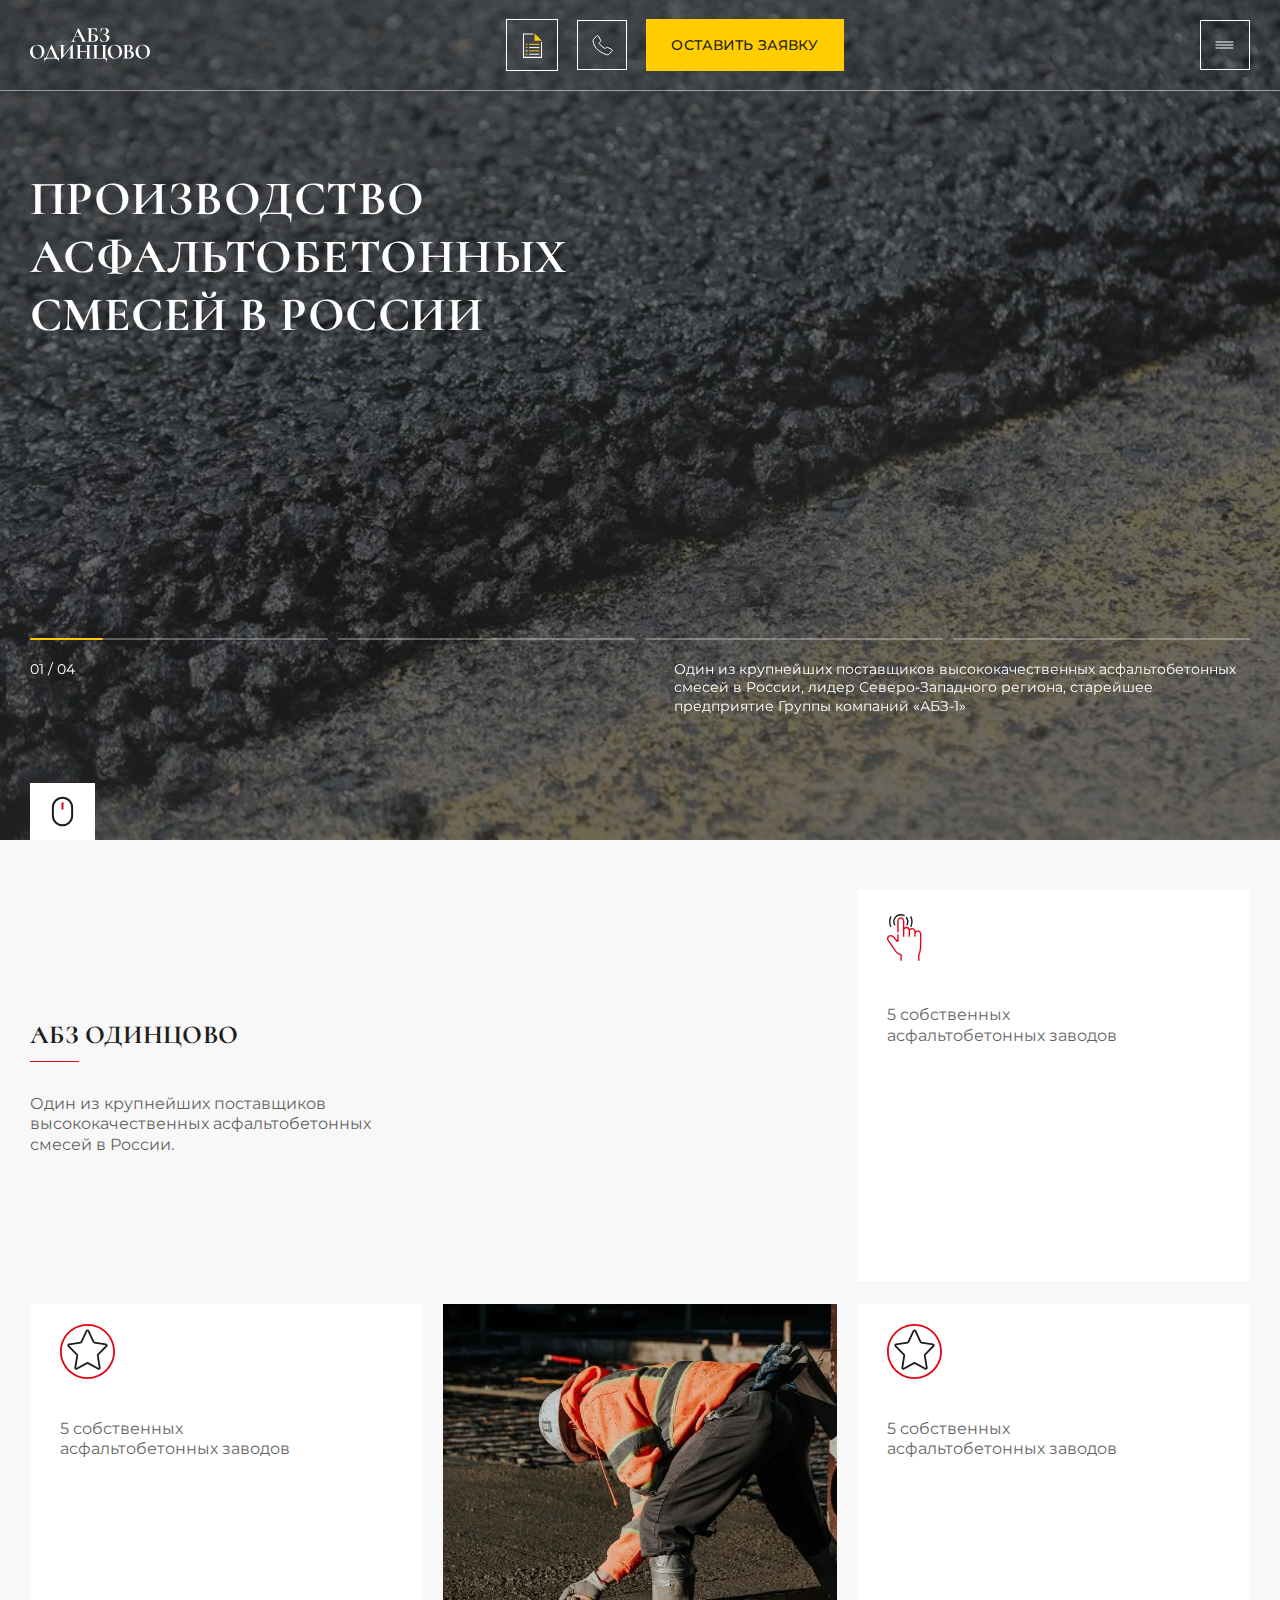
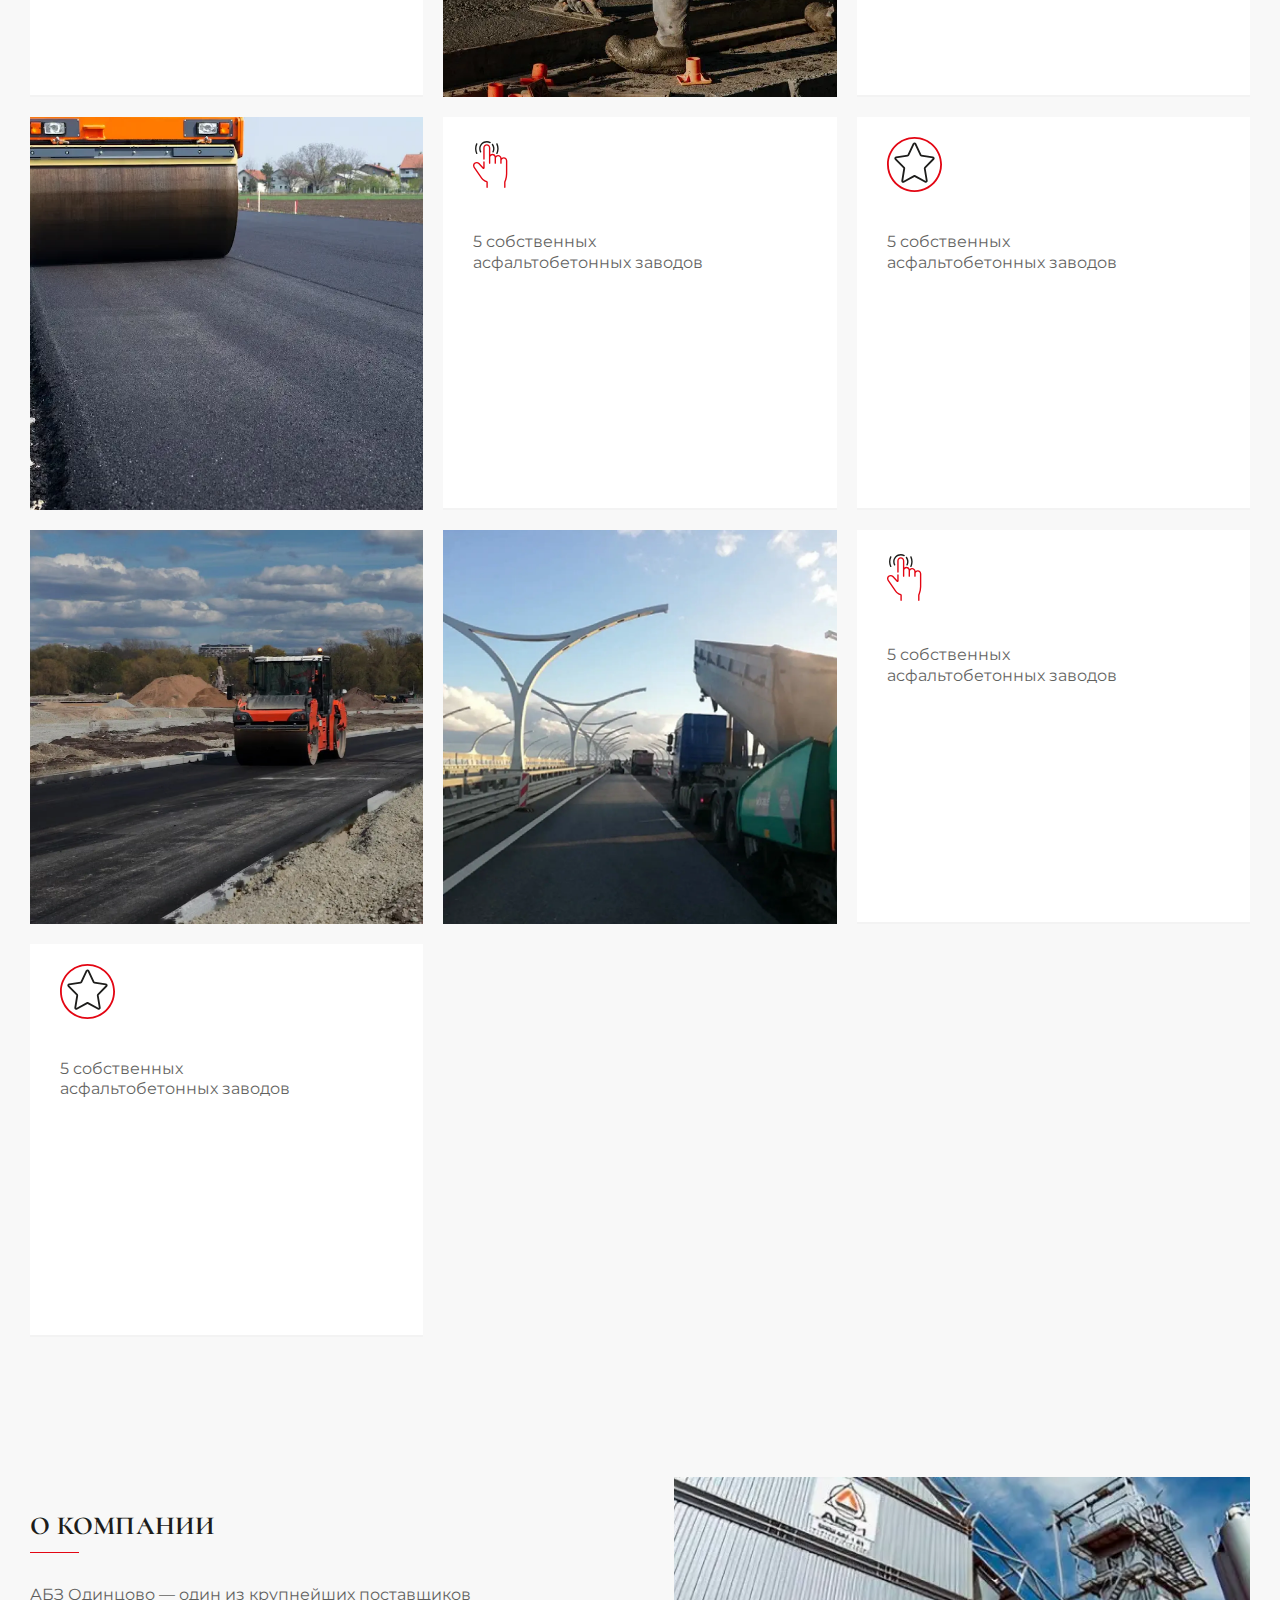
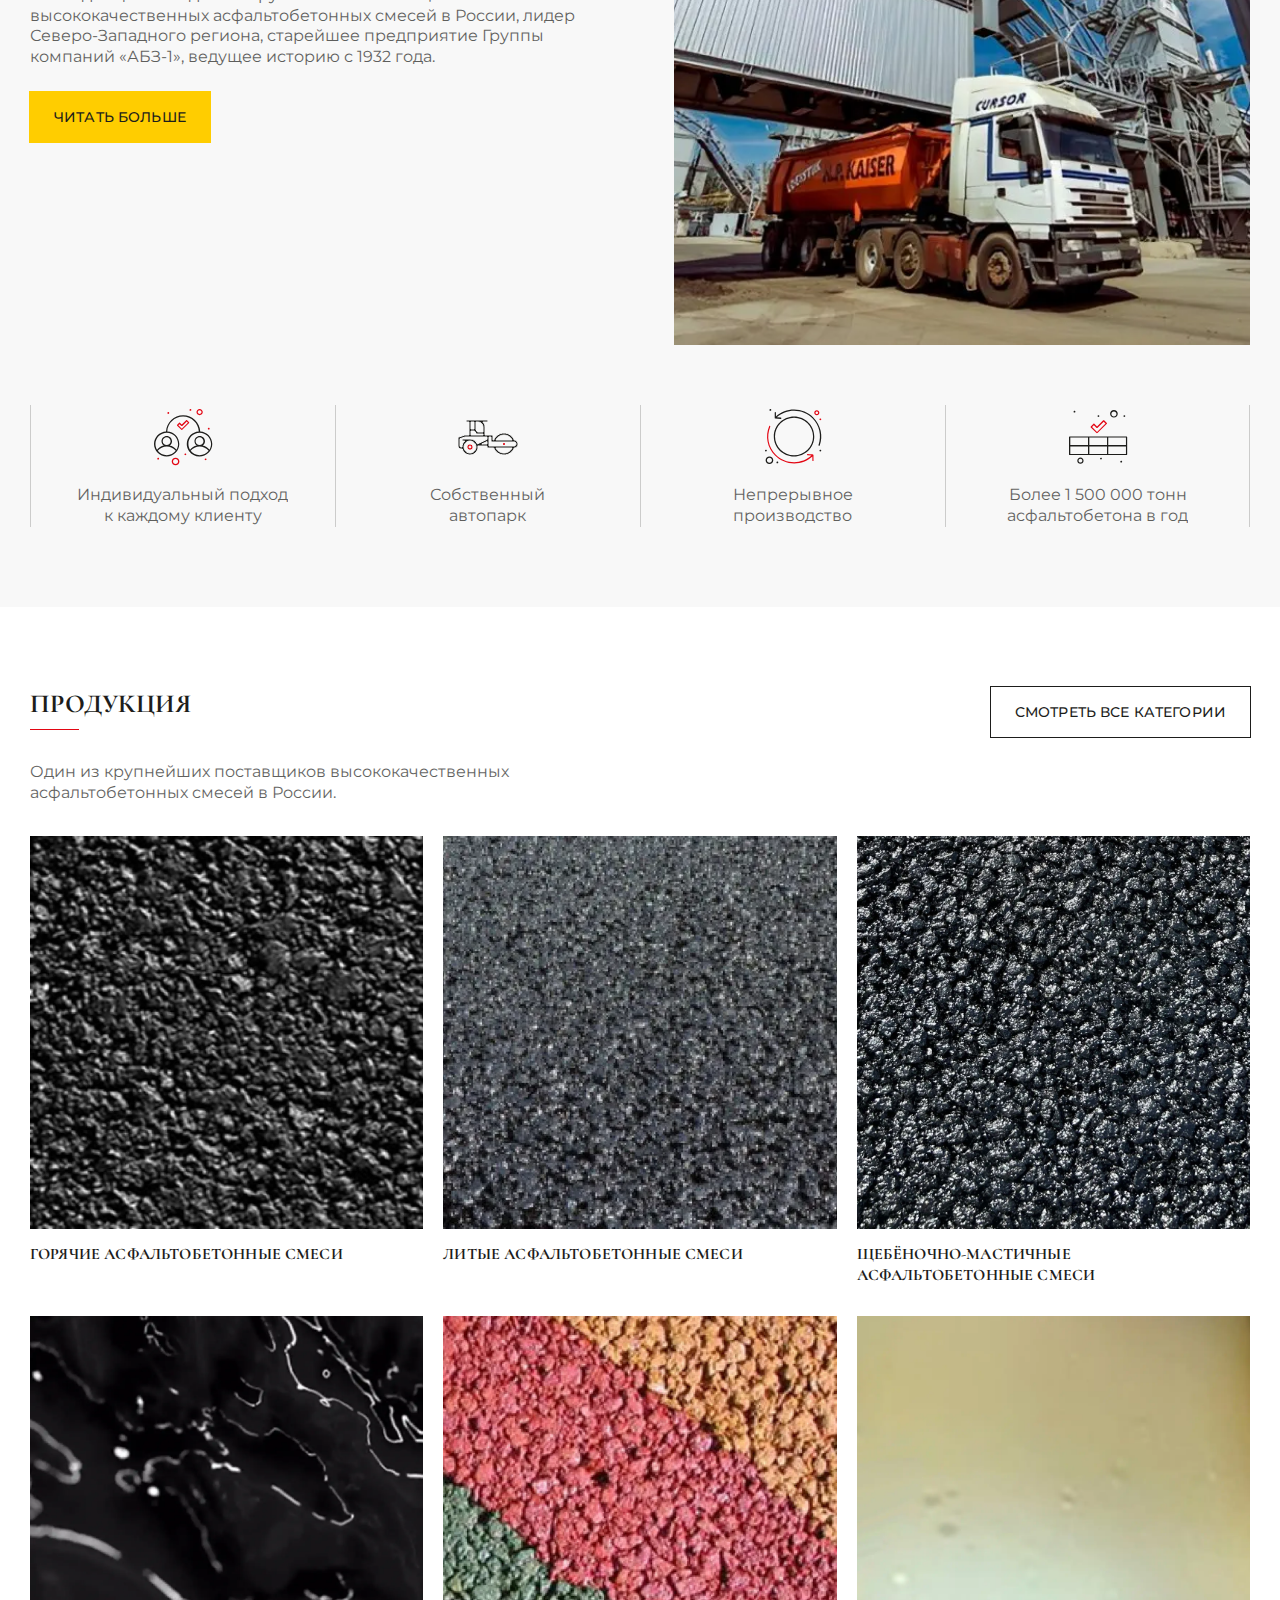
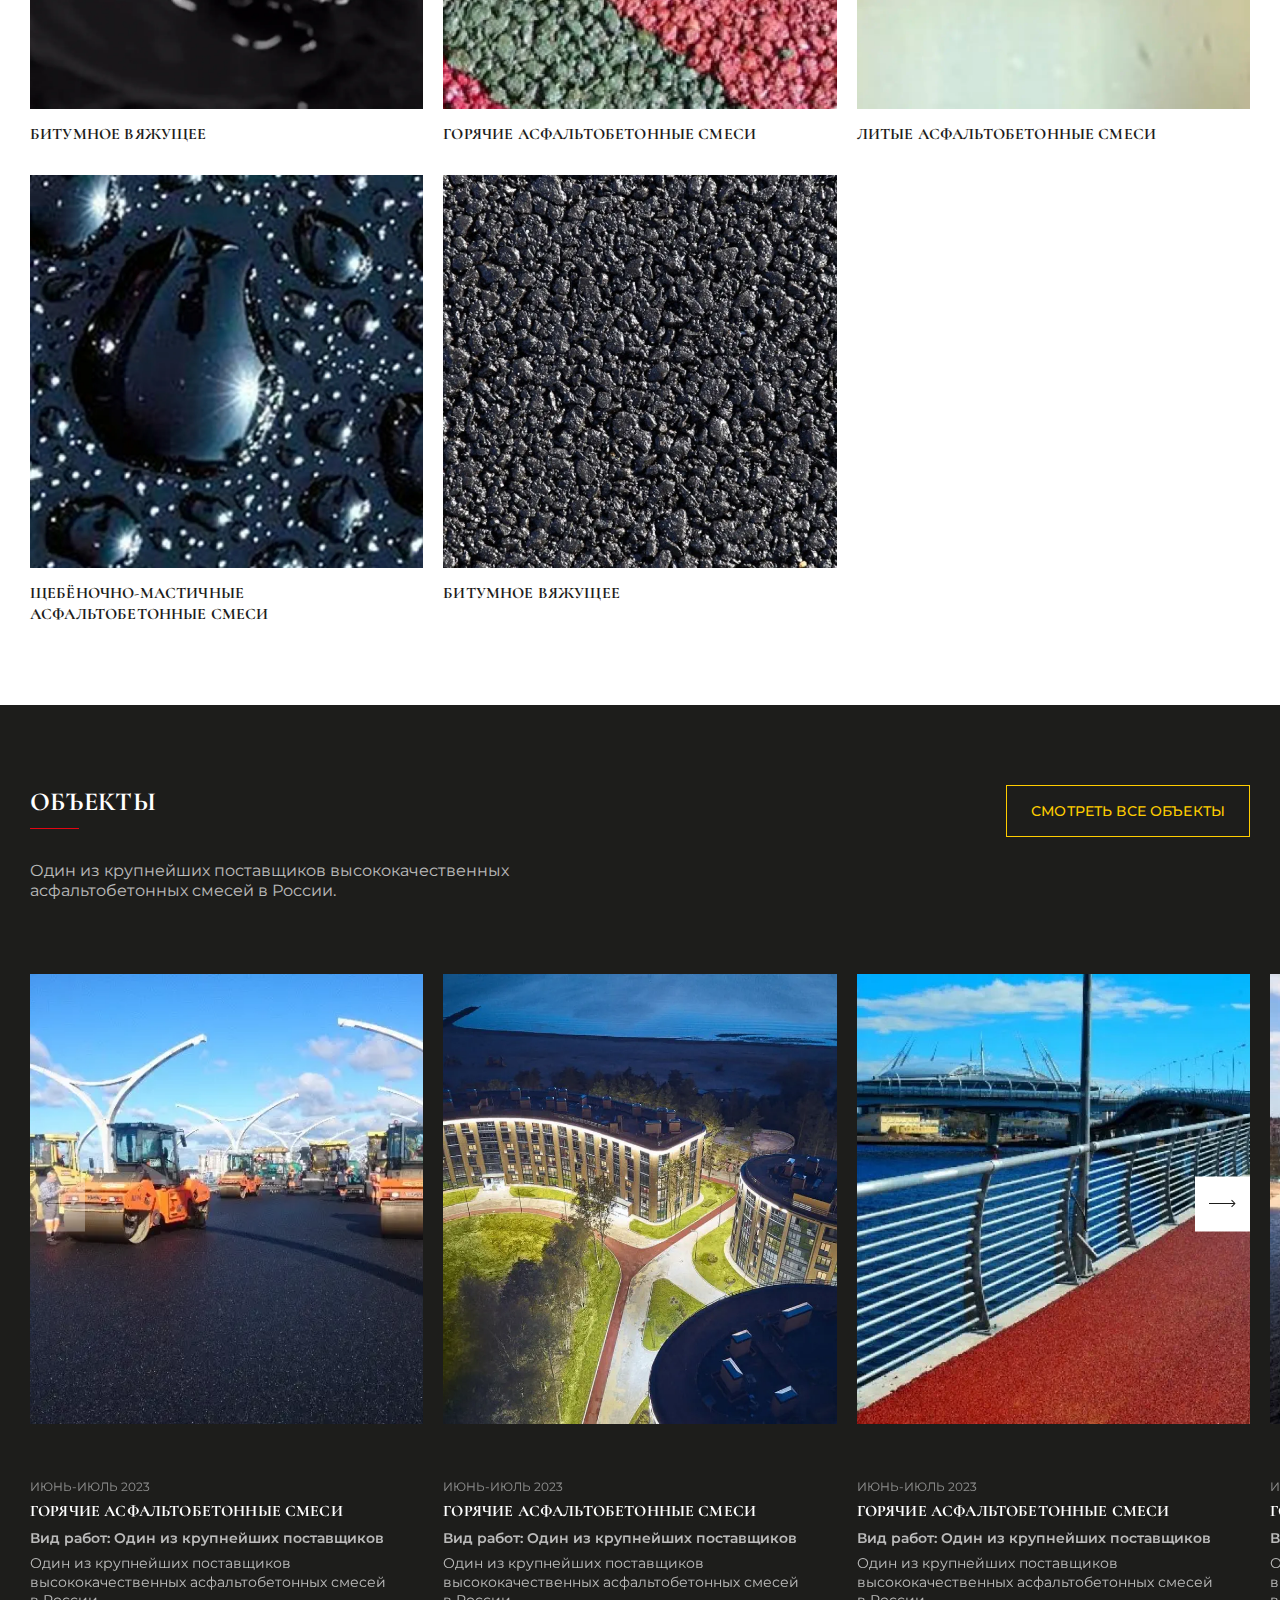
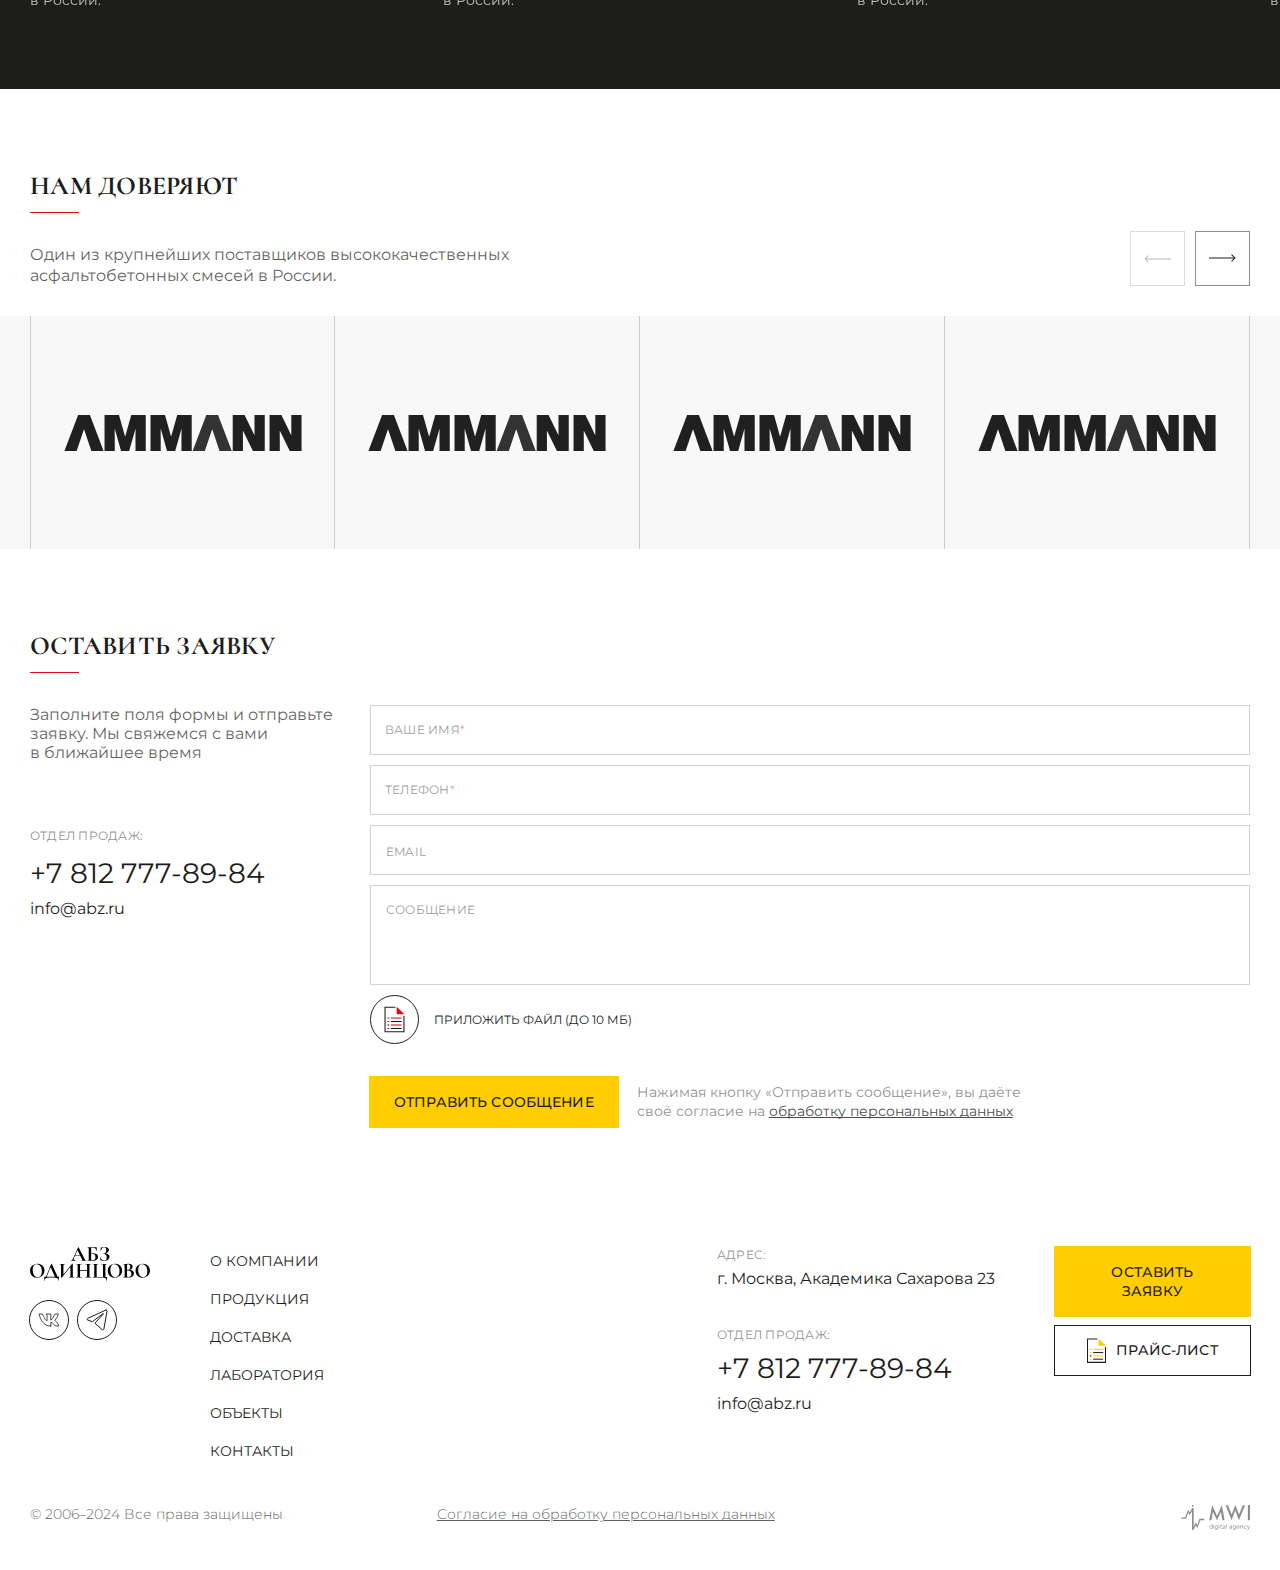
<file: index.html>
<!DOCTYPE html>
<html lang="ru">
    <head>
        <meta charset="UTF-8">
        <meta http-equiv="X-UA-Compatible" content="IE=edge">
        <meta http-equiv="Cache-Control" content="no-cache">
        <meta name="viewport" content="user-scalable=no, width=device-width, height=device-height">
        <meta name="description" content="Один из крупнейших поставщиков высококачественных асфальтобетонных смесей в России.">
        <meta name="keywords" content="Ключевые слова">
        <title>АБЗ Одинцово</title>
        <meta name="robots" content="index, follow">
        <meta name="HandheldFriendly" content="True">
        <meta name="format-detection" content="telephone=no">
        <meta name="format-detection" content="date=no">
        <meta name="format-detection" content="address=no">
        <meta name="format-detection" content="email=no">
        <meta name="application-name" content="АБЗ Одинцово">
        <meta name="color-scheme" content="only light">
        <meta property="og:title" content="АБЗ Одинцово">
        <meta property="og:type" content="website">
        <meta property="og:description" content="Один из крупнейших поставщиков высококачественных асфальтобетонных смесей в России.">
        <meta property="og:image" content="images/opengraph.webp">
        <meta property="og:site_name" content="АБЗ Одинцово">
        <link rel="icon" href="images/favicon.png" type="image/png">
        <link rel="stylesheet" href="https://cdn.jsdelivr.net/npm/swiper@11/swiper-bundle.min.css">
        <link rel="stylesheet" href="css/common.css">
        <link rel="stylesheet" href="css/index.css">
        <script defer src="https://cdn.jsdelivr.net/npm/swiper@11/swiper-bundle.min.js"></script>
        <script defer src="scripts/main.js"></script>
        <script defer src="scripts/phone.js"></script>
        <script defer src="scripts/modal.js"></script>
        <script defer src="scripts/tabs.js"></script>
        <script defer src="scripts/observer.js"></script>
        <script defer src="scripts/ajax.js" data-reload></script>
    </head>
    <body>
        <header>
            <div class="container">
                <div class="mobile_menu" onclick="headerMenu(this)">
                    <div class="menu_icon"><svg width="19" height="8" viewBox="0 0 19 8" fill="none" xmlns="http://www.w3.org/2000/svg">
<path d="M1 1H18" stroke="#1D1D1B" stroke-linecap="round"/>
<path d="M1 4H18" stroke="#1D1D1B" stroke-linecap="round"/>
<path d="M1 7H18" stroke="#1D1D1B" stroke-linecap="round"/>
</svg>

                    </div>
                    <div class="cross_icon"><svg width="11" height="11" viewBox="0 0 11 11" fill="none" xmlns="http://www.w3.org/2000/svg">
<path d="M10 1L1.16871 10" stroke="#1D1D1B" stroke-linecap="round"/>
<path d="M1 1L9.83129 10" stroke="#1D1D1B" stroke-linecap="round"/>
</svg>

                    </div>
                </div><a class="logotype" href="index.html"><svg width="150" height="44" viewBox="0 0 150 44" fill="none" xmlns="http://www.w3.org/2000/svg">
<path d="M93.0155 17.1153C93.9724 17.1153 94.6945 16.7091 95.182 15.8966C95.6875 15.0661 95.9403 14.0551 95.9403 12.8635C95.9403 11.4012 95.5521 10.2999 94.7758 9.55964C94.0175 8.80137 92.9342 8.42223 91.526 8.42223C91.4538 8.42223 91.4177 8.36807 91.4177 8.25975C91.4177 8.15142 91.4538 8.09726 91.526 8.09726C92.8259 8.09726 93.7918 7.75423 94.4237 7.06818C95.0737 6.38212 95.3986 5.41623 95.3986 4.1705C95.3986 2.92476 95.182 1.97692 94.7487 1.32698C94.3334 0.677029 93.7106 0.352055 92.8801 0.352055C92.2662 0.352055 91.6524 0.568704 91.0386 1.002C90.4247 1.41725 89.8831 1.99498 89.4137 2.7352C88.9443 3.47541 88.5922 4.3059 88.3575 5.22666C88.3395 5.28082 88.2853 5.29888 88.195 5.28082C88.1048 5.26277 88.0596 5.23569 88.0596 5.19958L88.4388 1.35406C88.4749 1.13741 88.511 0.992975 88.5471 0.920758C88.5832 0.848543 88.6825 0.785354 88.845 0.731191C90.2352 0.24373 91.6795 0 93.178 0C94.3695 0 95.3716 0.171514 96.184 0.514541C96.9964 0.839515 97.6012 1.28184 97.9984 1.84152C98.4137 2.38314 98.6213 2.97892 98.6213 3.62887C98.6213 4.44131 98.3324 5.19958 97.7547 5.90369C97.195 6.58974 96.4909 7.14942 95.6424 7.58272C94.7938 8.01602 93.9814 8.25975 93.2051 8.31391L93.5842 8.09726C94.6855 8.09726 95.6694 8.2778 96.536 8.63888C97.4207 8.98191 98.1067 9.4784 98.5942 10.1283C99.0997 10.7783 99.3525 11.5366 99.3525 12.4032C99.3525 13.3781 99.0365 14.2627 98.4046 15.0571C97.7727 15.8334 96.9242 16.4473 95.859 16.8986C94.7938 17.3319 93.6293 17.5486 92.3655 17.5486C91.5531 17.5486 90.7768 17.4583 90.0366 17.2778C89.2963 17.0972 88.7276 16.8445 88.3305 16.5195C88.168 16.4292 88.0687 16.357 88.0326 16.3028C87.9965 16.2306 87.9694 16.0952 87.9513 15.8966L87.6263 12.2407C87.6263 12.2046 87.6715 12.1775 87.7617 12.1594C87.8701 12.1414 87.9333 12.1594 87.9513 12.2136C88.0958 13.1344 88.4117 13.9739 88.8992 14.7321C89.4047 15.4724 90.0185 16.0591 90.7407 16.4924C91.4628 16.9077 92.2211 17.1153 93.0155 17.1153Z" fill="black"/>
<path d="M78.9088 17.3319C78.4213 17.3319 77.8346 17.3048 77.1485 17.2506C76.8777 17.2326 76.5437 17.2145 76.1465 17.1965C75.7674 17.1784 75.3431 17.1694 74.8737 17.1694L72.8968 17.1965C72.5357 17.2145 72.0482 17.2236 71.4344 17.2236C71.3802 17.2236 71.3531 17.1694 71.3531 17.0611C71.3531 16.9528 71.3802 16.8986 71.4344 16.8986C72.0121 16.8986 72.4274 16.8535 72.6801 16.7632C72.9509 16.6729 73.1315 16.5014 73.2217 16.2486C73.3301 15.9778 73.3842 15.5716 73.3842 15.03V2.49142C73.3842 1.9498 73.3391 1.55261 73.2488 1.29985C73.1586 1.0471 72.978 0.875581 72.7072 0.785311C72.4364 0.676986 72.0212 0.622824 71.4615 0.622824C71.4254 0.622824 71.4073 0.568662 71.4073 0.460338C71.4073 0.352014 71.4254 0.297852 71.4615 0.297852H82.8085C83.0612 0.297852 83.2147 0.333959 83.2689 0.406175C83.3411 0.478391 83.3772 0.667959 83.3772 0.974879L83.5938 5.09121C83.5938 5.14538 83.5487 5.17246 83.4584 5.17246C83.3681 5.17246 83.305 5.14538 83.2689 5.09121C82.998 3.70105 82.4925 2.66294 81.7523 1.97688C81.0301 1.27277 80.1274 0.920716 79.0442 0.920716H77.9068C77.3291 0.920716 76.9319 1.0471 76.7152 1.29985C76.5166 1.53456 76.4173 1.98591 76.4173 2.65391V15.03C76.4173 15.5716 76.5437 15.9778 76.7965 16.2486C77.0673 16.5195 77.5999 16.6549 78.3942 16.6549C79.5858 16.6549 80.4614 16.3479 81.0211 15.7341C81.5808 15.1022 81.8606 14.1814 81.8606 12.9718C81.8606 11.4192 81.4905 10.2727 80.7503 9.53252C80.0101 8.7923 78.972 8.42219 77.636 8.42219C76.9499 8.42219 76.1194 8.53954 75.1445 8.77425L74.982 8.15138C76.1555 7.82641 77.3561 7.66392 78.5838 7.66392C80.4434 7.66392 81.978 8.06111 83.1876 8.85549C84.4153 9.64987 85.0291 10.7963 85.0291 12.2948C85.0291 13.2336 84.7673 14.0912 84.2438 14.8675C83.7202 15.6258 82.989 16.2306 82.0502 16.6819C81.1114 17.1152 80.0642 17.3319 78.9088 17.3319Z" fill="black"/>
<path d="M55.9759 10.2638H63.7753L63.9648 11.0221H55.5697L55.9759 10.2638ZM70.356 16.8987C70.4463 16.8987 70.4914 16.9529 70.4914 17.0612C70.4914 17.1695 70.4463 17.2237 70.356 17.2237C69.9949 17.2237 69.4352 17.2056 68.677 17.1695C67.8826 17.1334 67.3139 17.1154 66.9709 17.1154C66.5195 17.1154 65.9688 17.1334 65.3189 17.1695C64.7051 17.2056 64.2176 17.2237 63.8565 17.2237C63.7843 17.2237 63.7482 17.1695 63.7482 17.0612C63.7482 16.9529 63.7843 16.8987 63.8565 16.8987C64.3259 16.8987 64.6599 16.8536 64.8585 16.7633C65.0752 16.655 65.1835 16.4744 65.1835 16.2217C65.1835 15.9148 65.003 15.4002 64.6419 14.6781L59.1444 3.81851L60.4714 1.48954L55.0822 13.3782C54.8475 13.9017 54.7302 14.3892 54.7302 14.8405C54.7302 15.4905 54.9559 15.996 55.4072 16.3571C55.8766 16.7182 56.4995 16.8987 57.2758 16.8987C57.3661 16.8987 57.4112 16.9529 57.4112 17.0612C57.4112 17.1695 57.3661 17.2237 57.2758 17.2237C56.9508 17.2237 56.4814 17.2056 55.8676 17.1695C55.1815 17.1334 54.5857 17.1154 54.0802 17.1154C53.5928 17.1154 53.006 17.1334 52.32 17.1695C51.7061 17.2056 51.2096 17.2237 50.8305 17.2237C50.7583 17.2237 50.7222 17.1695 50.7222 17.0612C50.7222 16.9529 50.7583 16.8987 50.8305 16.8987C51.336 16.8987 51.7603 16.7994 52.1033 16.6008C52.4463 16.3842 52.7894 16.0141 53.1324 15.4905C53.4754 14.9489 53.8816 14.1545 54.351 13.1073L60.2276 0.189642C60.2638 0.13548 60.345 0.108398 60.4714 0.108398C60.6158 0.108398 60.6971 0.13548 60.7151 0.189642L67.4854 13.5136C68.1173 14.7954 68.6409 15.6801 69.0561 16.1675C69.4713 16.655 69.9046 16.8987 70.356 16.8987Z" fill="black"/>
<path d="M140.495 38.3801C138.815 38.3801 137.317 37.992 135.999 37.2156C134.699 36.4213 133.688 35.3561 132.966 34.0201C132.262 32.666 131.91 31.1946 131.91 29.6058C131.91 27.7463 132.379 26.1575 133.318 24.8396C134.257 23.5035 135.457 22.5015 136.92 21.8335C138.4 21.1655 139.908 20.8315 141.442 20.8315C143.157 20.8315 144.665 21.2378 145.965 22.0502C147.265 22.8446 148.258 23.9007 148.944 25.2187C149.648 26.5366 150 27.9358 150 29.4163C150 31.0592 149.567 32.5667 148.7 33.9388C147.834 35.3109 146.669 36.3942 145.207 37.1886C143.762 37.9829 142.192 38.3801 140.495 38.3801ZM141.388 37.7031C142.399 37.7031 143.302 37.4142 144.096 36.8365C144.909 36.2407 145.541 35.3831 145.992 34.2638C146.443 33.1264 146.669 31.7723 146.669 30.2016C146.669 28.5406 146.416 27.0602 145.911 25.7603C145.405 24.4424 144.674 23.4133 143.717 22.6731C142.76 21.9328 141.641 21.5627 140.359 21.5627C138.716 21.5627 137.452 22.1856 136.568 23.4313C135.683 24.659 135.241 26.3832 135.241 28.6038C135.241 30.3551 135.503 31.9258 136.026 33.3159C136.568 34.6881 137.299 35.7623 138.22 36.5386C139.159 37.3149 140.215 37.7031 141.388 37.7031Z" fill="black"/>
<path d="M123.836 28.4957C125.046 28.4957 126.111 28.6942 127.031 29.0914C127.97 29.4886 128.692 30.0393 129.198 30.7434C129.703 31.4475 129.956 32.2509 129.956 33.1536C129.956 34.0924 129.685 34.941 129.144 35.6992C128.602 36.4575 127.853 37.0623 126.896 37.5137C125.939 37.947 124.874 38.1636 123.701 38.1636C123.195 38.1636 122.617 38.1365 121.967 38.0824C121.715 38.0643 121.399 38.0463 121.019 38.0282C120.658 38.0102 120.252 38.0011 119.801 38.0011L117.824 38.0282C117.463 38.0463 116.975 38.0553 116.362 38.0553C116.307 38.0553 116.28 38.0011 116.28 37.8928C116.28 37.7845 116.307 37.7303 116.362 37.7303C116.885 37.7303 117.282 37.6852 117.553 37.5949C117.824 37.4866 118.013 37.306 118.122 37.0533C118.248 36.7825 118.311 36.3853 118.311 35.8617V23.3232C118.311 22.5649 118.185 22.0684 117.932 21.8337C117.679 21.5809 117.165 21.4546 116.389 21.4546C116.352 21.4546 116.334 21.4004 116.334 21.2921C116.334 21.1837 116.352 21.1296 116.389 21.1296L117.824 21.1567C118.654 21.1928 119.313 21.2108 119.801 21.2108C120.306 21.2108 120.83 21.1837 121.372 21.1296C121.552 21.1115 121.823 21.0935 122.184 21.0754C122.545 21.0574 122.861 21.0483 123.132 21.0483C124.775 21.0483 126.048 21.3462 126.95 21.942C127.853 22.5378 128.304 23.4044 128.304 24.5418C128.304 25.5889 127.889 26.5187 127.059 27.3312C126.246 28.1255 125.073 28.6762 123.538 28.9831L123.836 28.4957ZM122.726 21.6441C122.202 21.6441 121.841 21.7705 121.642 22.0233C121.444 22.258 121.344 22.7093 121.344 23.3773V28.6852L120.342 28.4957C121.137 28.5318 121.832 28.5498 122.428 28.5498C123.367 28.5498 124.089 28.1978 124.594 27.4937C125.1 26.7895 125.352 25.8868 125.352 24.7855C125.352 23.7565 125.127 22.9801 124.675 22.4566C124.224 21.9149 123.574 21.6441 122.726 21.6441ZM123.24 37.4866C125.605 37.4866 126.788 36.2589 126.788 33.8036C126.788 32.4134 126.454 31.3121 125.786 30.4997C125.118 29.6872 124.107 29.281 122.753 29.281C121.868 29.281 121.101 29.3352 120.451 29.4435L121.344 29.1185V35.8617C121.344 36.4575 121.462 36.8818 121.697 37.1345C121.931 37.3692 122.446 37.4866 123.24 37.4866Z" fill="black"/>
<path d="M105.724 38.3801C104.045 38.3801 102.546 37.992 101.228 37.2156C99.9285 36.4213 98.9175 35.3561 98.1953 34.0201C97.4912 32.666 97.1392 31.1946 97.1392 29.6058C97.1392 27.7463 97.6086 26.1575 98.5474 24.8396C99.4862 23.5035 100.687 22.5015 102.149 21.8335C103.63 21.1655 105.137 20.8315 106.672 20.8315C108.387 20.8315 109.894 21.2378 111.194 22.0502C112.494 22.8446 113.487 23.9007 114.173 25.2187C114.877 26.5366 115.229 27.9358 115.229 29.4163C115.229 31.0592 114.796 32.5667 113.929 33.9388C113.063 35.3109 111.898 36.3942 110.436 37.1886C108.992 37.9829 107.421 38.3801 105.724 38.3801ZM106.618 37.7031C107.629 37.7031 108.531 37.4142 109.326 36.8365C110.138 36.2407 110.77 35.3831 111.221 34.2638C111.673 33.1264 111.898 31.7723 111.898 30.2016C111.898 28.5406 111.646 27.0602 111.14 25.7603C110.635 24.4424 109.903 23.4133 108.947 22.6731C107.99 21.9328 106.87 21.5627 105.588 21.5627C103.946 21.5627 102.682 22.1856 101.797 23.4313C100.912 24.659 100.47 26.3832 100.47 28.6038C100.47 30.3551 100.732 31.9258 101.255 33.3159C101.797 34.6881 102.528 35.7623 103.449 36.5386C104.388 37.3149 105.444 37.7031 106.618 37.7031Z" fill="black"/>
<path d="M95.9715 43.1195C95.9715 41.4766 95.5743 40.2218 94.7799 39.3552C93.9855 38.4886 92.8391 38.0553 91.3406 38.0553H78.1792C78.1431 38.0553 78.125 38.0012 78.125 37.8929C78.125 37.7845 78.1431 37.7304 78.1792 37.7304C78.8111 37.7304 79.2714 37.6852 79.5603 37.595C79.8492 37.5047 80.0478 37.3332 80.1561 37.0804C80.2644 36.8096 80.3186 36.4034 80.3186 35.8618V23.3232C80.3186 22.7816 80.2644 22.3844 80.1561 22.1316C80.0478 21.8789 79.8492 21.7074 79.5603 21.6171C79.2714 21.5088 78.8111 21.4546 78.1792 21.4546C78.1431 21.4546 78.125 21.4004 78.125 21.2921C78.125 21.1838 78.1431 21.1296 78.1792 21.1296L79.6415 21.1567C80.472 21.1928 81.14 21.2109 81.6455 21.2109C82.2594 21.2109 83.0357 21.1928 83.9745 21.1567L85.5723 21.1296C85.6084 21.1296 85.6265 21.1838 85.6265 21.2921C85.6265 21.4004 85.6084 21.4546 85.5723 21.4546C84.9043 21.4546 84.4168 21.5088 84.1099 21.6171C83.803 21.7074 83.5954 21.8789 83.4871 22.1316C83.3787 22.3844 83.3246 22.7816 83.3246 23.3232V35.8076C83.3246 36.4215 83.3426 36.8277 83.3787 37.0263C83.4329 37.2249 83.5412 37.3512 83.7037 37.4054C83.8662 37.4596 84.1912 37.4866 84.6786 37.4866H89.7428C90.2844 37.4866 90.6455 37.4596 90.8261 37.4054C91.0066 37.3512 91.1149 37.2249 91.151 37.0263C91.2052 36.8277 91.2323 36.4215 91.2323 35.8076V23.3232C91.2323 22.7816 91.1781 22.3844 91.0698 22.1316C90.9615 21.8789 90.7538 21.7074 90.4469 21.6171C90.14 21.5088 89.6525 21.4546 88.9845 21.4546C88.9484 21.4546 88.9304 21.4004 88.9304 21.2921C88.9304 21.1838 88.9484 21.1296 88.9845 21.1296L90.5823 21.1567C91.5211 21.1928 92.2975 21.2109 92.9113 21.2109C93.4168 21.2109 94.0848 21.1928 94.9153 21.1567L96.3777 21.1296C96.4138 21.1296 96.4318 21.1838 96.4318 21.2921C96.4318 21.4004 96.4138 21.4546 96.3777 21.4546C95.7458 21.4546 95.2854 21.5088 94.9965 21.6171C94.7077 21.7074 94.5091 21.8789 94.4008 22.1316C94.2924 22.3844 94.2383 22.7816 94.2383 23.3232V35.8618C94.2383 36.5298 94.2654 36.9811 94.3195 37.2158C94.3917 37.4325 94.5271 37.5769 94.7257 37.6491C94.9424 37.7033 95.3667 37.7304 95.9986 37.7304C96.143 37.7304 96.2333 37.7484 96.2694 37.7845C96.3235 37.8206 96.3506 37.9109 96.3506 38.0553C96.3506 38.4706 96.3416 38.8136 96.3235 39.0844C96.2874 40.0955 96.2694 41.4405 96.2694 43.1195C96.2694 43.2098 96.2152 43.2549 96.1069 43.2549C96.0166 43.2549 95.9715 43.2098 95.9715 43.1195Z" fill="black"/>
<path d="M71.2969 23.3774C71.2969 22.8357 71.2427 22.4386 71.1344 22.1858C71.0261 21.915 70.8184 21.7254 70.5115 21.6171C70.2046 21.5088 69.7171 21.4546 69.0491 21.4546C68.995 21.4546 68.9679 21.4004 68.9679 21.2921C68.9679 21.1838 68.995 21.1296 69.0491 21.1296L70.3761 21.1567C71.2788 21.1928 72.0913 21.2109 72.8134 21.2109C73.3009 21.2109 73.996 21.1928 74.8987 21.1567L76.4152 21.1296C76.4694 21.1296 76.4965 21.1838 76.4965 21.2921C76.4965 21.4004 76.4694 21.4546 76.4152 21.4546C75.8014 21.4546 75.341 21.5088 75.0341 21.6171C74.7452 21.7074 74.5466 21.8789 74.4383 22.1316C74.348 22.3844 74.3029 22.7816 74.3029 23.3232V35.8618C74.3029 36.4034 74.348 36.8096 74.4383 37.0804C74.5466 37.3332 74.7452 37.5047 75.0341 37.595C75.3229 37.6852 75.7833 37.7304 76.4152 37.7304C76.4694 37.7304 76.4965 37.7845 76.4965 37.8929C76.4965 38.0012 76.4694 38.0553 76.4152 38.0553C75.7833 38.0553 75.2778 38.0463 74.8987 38.0283L72.8134 38.0012L70.3761 38.0283C70.0511 38.0463 69.6088 38.0553 69.0491 38.0553C68.995 38.0553 68.9679 38.0012 68.9679 37.8929C68.9679 37.7845 68.995 37.7304 69.0491 37.7304C69.7171 37.7304 70.2046 37.6852 70.5115 37.595C70.8184 37.5047 71.0261 37.3332 71.1344 37.0804C71.2427 36.8277 71.2969 36.4215 71.2969 35.8618V23.3774ZM60.9519 28.8748H72.678V29.6331H60.9519V28.8748ZM59.5437 23.3232C59.5437 22.7816 59.4895 22.3844 59.3812 22.1316C59.2729 21.8789 59.0743 21.7074 58.7854 21.6171C58.5146 21.5088 58.0723 21.4546 57.4584 21.4546C57.4043 21.4546 57.3772 21.4004 57.3772 21.2921C57.3772 21.1838 57.4043 21.1296 57.4584 21.1296L58.9208 21.1567C59.7513 21.1928 60.4193 21.2109 60.9248 21.2109C61.6109 21.2109 62.4052 21.1928 63.3079 21.1567L64.7974 21.1296C64.8335 21.1296 64.8516 21.1838 64.8516 21.2921C64.8516 21.4004 64.8335 21.4546 64.7974 21.4546C64.1475 21.4546 63.669 21.5088 63.3621 21.6171C63.0552 21.7254 62.8385 21.915 62.7122 22.1858C62.6038 22.4386 62.5497 22.8357 62.5497 23.3774V35.8618C62.5497 36.4034 62.6038 36.8096 62.7122 37.0804C62.8205 37.3332 63.0281 37.5047 63.335 37.595C63.6419 37.6852 64.1294 37.7304 64.7974 37.7304C64.8335 37.7304 64.8516 37.7845 64.8516 37.8929C64.8516 38.0012 64.8335 38.0553 64.7974 38.0553C64.1655 38.0553 63.66 38.0463 63.2809 38.0283L60.9248 38.0012L58.8937 38.0283C58.5326 38.0463 58.0361 38.0553 57.4043 38.0553C57.3681 38.0553 57.3501 38.0012 57.3501 37.8929C57.3501 37.7845 57.3681 37.7304 57.4043 37.7304C58.0361 37.7304 58.4965 37.6852 58.7854 37.595C59.0743 37.5047 59.2729 37.3332 59.3812 37.0804C59.4895 36.8096 59.5437 36.4034 59.5437 35.8618V23.3232Z" fill="black"/>
<path d="M52.608 20.9399C52.6621 20.8857 52.7975 20.8586 53.0142 20.8586C53.1406 20.8586 53.2579 20.8767 53.3662 20.9128C53.4746 20.9489 53.5287 20.994 53.5287 21.0482V35.8616C53.5287 36.4032 53.5829 36.8094 53.6912 37.0802C53.7995 37.333 53.9981 37.5045 54.287 37.5948C54.5759 37.6851 55.0272 37.7302 55.641 37.7302C55.6952 37.7302 55.7223 37.7844 55.7223 37.8927C55.7223 38.001 55.6952 38.0552 55.641 38.0552C55.0092 38.0552 54.5036 38.0461 54.1245 38.0281L52.0393 38.001L49.602 38.0281C49.277 38.0461 48.8347 38.0552 48.275 38.0552C48.2208 38.0552 48.1937 38.001 48.1937 37.8927C48.1937 37.7844 48.2208 37.7302 48.275 37.7302C48.943 37.7302 49.4304 37.6851 49.7374 37.5948C50.0443 37.5045 50.2519 37.333 50.3602 37.0802C50.4685 36.8275 50.5227 36.4213 50.5227 35.8616V23.9188L51.4164 23.6751L39.6903 38.3531C39.6361 38.4072 39.5007 38.4343 39.284 38.4343C38.941 38.4343 38.7695 38.3711 38.7695 38.2447V23.323C38.7695 22.7814 38.7153 22.3842 38.607 22.1315C38.4987 21.8787 38.3001 21.7072 38.0112 21.6169C37.7224 21.5086 37.271 21.4544 36.6572 21.4544C36.603 21.4544 36.5759 21.4003 36.5759 21.2919C36.5759 21.1836 36.603 21.1295 36.6572 21.1295L38.1737 21.1565C39.0764 21.1926 39.7715 21.2107 40.259 21.2107C40.9811 21.2107 41.7936 21.1926 42.6963 21.1565L44.0232 21.1295C44.0774 21.1295 44.1045 21.1836 44.1045 21.2919C44.1045 21.4003 44.0774 21.4544 44.0232 21.4544C43.3552 21.4544 42.8678 21.5086 42.5609 21.6169C42.2539 21.7072 42.0463 21.8787 41.938 22.1315C41.8297 22.3842 41.7755 22.7814 41.7755 23.323V35.3741L40.8818 35.6179L52.608 20.9399Z" fill="black"/>
<path d="M26.644 21.0212C26.6801 20.967 26.7703 20.9399 26.9148 20.9399C27.0592 20.9399 27.1405 20.967 27.1585 21.0212L34.9579 38.0552H31.5998L25.5066 24.7313L26.9148 22.3211L20.4424 38.0552H19.5758L26.644 21.0212ZM18.0322 42.4965C18.0322 40.98 17.969 39.6981 17.8426 38.651C17.7884 38.308 17.7614 37.974 17.7614 37.649C17.7614 37.5046 17.7704 37.4143 17.7884 37.3782C17.8245 37.3421 17.9058 37.324 18.0322 37.324H35.9599C36.1224 37.324 36.2126 37.3421 36.2307 37.3782C36.2668 37.3962 36.2849 37.4865 36.2849 37.649C36.2849 37.7212 36.2668 37.974 36.2307 38.4073C36.0863 39.6169 36.014 40.98 36.014 42.4965C36.014 42.5868 35.9599 42.6319 35.8516 42.6319C35.7613 42.6319 35.7161 42.5868 35.7161 42.4965C35.7161 41.0522 35.1926 39.9509 34.1454 39.1926C33.1164 38.4344 31.6269 38.0552 29.6771 38.0552H23.665C21.9499 38.0552 20.632 38.4344 19.7112 39.1926C18.8085 39.9509 18.3571 41.0522 18.3571 42.4965C18.3571 42.5868 18.303 42.6319 18.1947 42.6319C18.0863 42.6319 18.0322 42.5868 18.0322 42.4965Z" fill="black"/>
<path d="M8.58472 38.3801C6.90569 38.3801 5.4072 37.992 4.08925 37.2156C2.78936 36.4213 1.77833 35.3561 1.05616 34.0201C0.352055 32.666 0 31.1946 0 29.6058C0 27.7463 0.469406 26.1575 1.40822 24.8396C2.34703 23.5035 3.54763 22.5015 5.01001 21.8335C6.49045 21.1655 7.99796 20.8315 9.53256 20.8315C11.2477 20.8315 12.7552 21.2378 14.0551 22.0502C15.355 22.8446 16.348 23.9007 17.034 25.2187C17.7381 26.5366 18.0902 27.9358 18.0902 29.4163C18.0902 31.0592 17.6569 32.5667 16.7903 33.9388C15.9237 35.3109 14.7592 36.3942 13.2968 37.1886C11.8525 37.9829 10.2818 38.3801 8.58472 38.3801ZM9.4784 37.7031C10.4894 37.7031 11.3921 37.4142 12.1865 36.8365C12.9989 36.2407 13.6308 35.3831 14.0822 34.2638C14.5335 33.1264 14.7592 31.7723 14.7592 30.2016C14.7592 28.5406 14.5065 27.0602 14.0009 25.7603C13.4954 24.4424 12.7642 23.4133 11.8074 22.6731C10.8505 21.9328 9.73116 21.5627 8.44932 21.5627C6.80639 21.5627 5.54261 22.1856 4.65796 23.4313C3.7733 24.659 3.33098 26.3832 3.33098 28.6038C3.33098 30.3551 3.59276 31.9258 4.11633 33.3159C4.65796 34.6881 5.38915 35.7623 6.3099 36.5386C7.24872 37.3149 8.30488 37.7031 9.4784 37.7031Z" fill="black"/>
</svg>
</a>
                <menu>
                    <li><a href="about.html">О компании</a></li>
                    <li><a href="catalog.html">Продукция</a></li>
                    <li><a href="delivery.html">Доставка</a></li>
                    <li><a href="laboratory.html">Лаборатория</a></li>
                    <li><a href="objects.html">Объекты</a></li>
                    <li><a href="contacts.html">Контакты</a></li>
                </menu>
                <div class="contact">
                    <div class="price"><img class="black" src="images/pricelist.svg" alt=""><img class="white" src="images/pricelist_white.svg" alt=""><span>Прайс-лист</span></div><a class="phone" href="tel:+7 812 777-89-84"><svg width="21" height="21" viewBox="0 0 21 21" fill="none" xmlns="http://www.w3.org/2000/svg">
<path d="M4.93446 0.936737L1.30292 4.4674C1.10926 4.65568 0.998191 4.91792 1.00663 5.18789C1.28902 14.2233 10.5257 18.6471 15.6505 19.88C15.9823 19.9598 16.3281 19.8524 16.5668 19.6086L20.0448 16.0552C20.5178 15.572 20.3848 14.7684 19.7814 14.4633L15.5143 12.306C15.1333 12.1134 14.6721 12.1839 14.366 12.4815L13.6578 13.17C13.2857 13.5318 12.6987 13.5487 12.3063 13.2091L7.40113 8.96362C6.87213 8.50576 6.96475 7.66013 7.58033 7.32764L8.37832 6.89663C8.85904 6.63699 9.04238 6.03958 8.79007 5.55497L6.51852 1.19194C6.20921 0.597837 5.4147 0.469837 4.93446 0.936737Z" stroke="#000000"/>
</svg>
<span>+7 812 777-89-84</span></a>
                    <button class="yellow" data-modal-target="proposal"><span>Оставить заявку</span></button>
                </div>
            </div>
        </header>
        <section class="menu">
            <div class="mobile_wrap">
                <menu>
                    <li><a href="about.html">О компании</a></li>
                    <li><a href="catalog.html">Продукция</a></li>
                    <li><a href="delivery.html">Доставка</a></li>
                    <li><a href="laboratory.html">Лаборатория</a></li>
                    <li><a href="objects.html">Объекты</a></li>
                    <li><a href="contacts.html">Контакты</a></li>
                </menu><a class="phone" href="tel:+7 812 777-89-84"><svg width="21" height="21" viewBox="0 0 21 21" fill="none" xmlns="http://www.w3.org/2000/svg">
<path d="M4.93446 0.936737L1.30292 4.4674C1.10926 4.65568 0.998191 4.91792 1.00663 5.18789C1.28902 14.2233 10.5257 18.6471 15.6505 19.88C15.9823 19.9598 16.3281 19.8524 16.5668 19.6086L20.0448 16.0552C20.5178 15.572 20.3848 14.7684 19.7814 14.4633L15.5143 12.306C15.1333 12.1134 14.6721 12.1839 14.366 12.4815L13.6578 13.17C13.2857 13.5318 12.6987 13.5487 12.3063 13.2091L7.40113 8.96362C6.87213 8.50576 6.96475 7.66013 7.58033 7.32764L8.37832 6.89663C8.85904 6.63699 9.04238 6.03958 8.79007 5.55497L6.51852 1.19194C6.20921 0.597837 5.4147 0.469837 4.93446 0.936737Z" stroke="#000000"/>
</svg>
<span>+7 812 777-89-84</span></a>
                <button class="yellow" data-modal-target="proposal"><span>Оставить заявку</span></button>
                <div class="price"><img src="images/pricelist.svg" alt=""><span>Прайс-лист</span></div>
            </div>
        </section>
        <main>
            <section class="main">
                <div class="container">
                    <div class="swiper texts">
                        <div class="swiper-wrapper">
                            <div class="swiper-slide">
                                <h1>Производство асфальтобетонных смесей в России</h1><span>Один из крупнейших поставщиков высококачественных асфальтобетонных смесей в России, лидер Северо-Западного региона, старейшее предприятие Группы компаний «АБЗ-1»</span>
                            </div>
                            <div class="swiper-slide">
                                <h1>Производство асфальтобетонных смесей в России</h1><span>Один из крупнейших поставщиков высококачественных асфальтобетонных смесей в России, лидер Северо-Западного региона, старейшее предприятие Группы компаний «АБЗ-1»</span>
                            </div>
                            <div class="swiper-slide">
                                <h1>Производство асфальтобетонных смесей в России</h1><span>Один из крупнейших поставщиков высококачественных асфальтобетонных смесей в России, лидер Северо-Западного региона, старейшее предприятие Группы компаний «АБЗ-1»</span>
                            </div>
                            <div class="swiper-slide">
                                <h1>Производство асфальтобетонных смесей в России</h1><span>Один из крупнейших поставщиков высококачественных асфальтобетонных смесей в России, лидер Северо-Западного региона, старейшее предприятие Группы компаний «АБЗ-1»</span>
                            </div>
                        </div>
                    </div>
                    <div class="swiper-counter"></div>
                    <div class="swiper-pagination"></div>
                    <div class="mouse"><img src="images/mouse.svg" alt=""></div>
                </div>
                <div class="swiper images">
                    <div class="swiper-wrapper">
                        <div class="swiper-slide"><img src="images/webp/1.webp" alt=""></div>
                        <div class="swiper-slide"><img src="images/webp/1.webp" alt=""></div>
                        <div class="swiper-slide"><img src="images/webp/1.webp" alt=""></div>
                        <div class="swiper-slide"><img src="images/webp/1.webp" alt=""></div>
                    </div>
                </div>
            </section>
            <section class="advantages">
                <div class="container">
                    <div class="masonry">
                        <div class="column">
                            <div class="text">
                                <h2 class="underline">АБЗ Одинцово</h2>
                                <p>Один из крупнейших поставщиков высококачественных асфальтобетонных смесей в России.</p>
                            </div>
                            <div class="item"><img src="images/advantage_1.svg" alt=""><span>5 собственных асфальтобетонных заводов</span></div>
                            <div class="item"><img src="images/advantage_2.svg" alt=""><span>5 собственных асфальтобетонных заводов</span></div>
                        </div>
                        <div class="column">
                            <div class="image"><img src="images/webp/2.webp" alt=""></div>
                            <div class="item"><img src="images/advantage_2.svg" alt=""><span>5 собственных асфальтобетонных заводов</span></div>
                            <div class="image"><img src="images/webp/5.webp" alt=""></div>
                        </div>
                        <div class="column">
                            <div class="item"><img src="images/advantage_1.svg" alt=""><span>5 собственных асфальтобетонных заводов</span></div>
                            <div class="item"><img src="images/advantage_2.svg" alt=""><span>5 собственных асфальтобетонных заводов</span></div>
                            <div class="image"><img src="images/webp/4.webp" alt=""></div>
                        </div>
                        <div class="column">
                            <div class="image"><img src="images/webp/3.webp" alt=""></div>
                            <div class="item"><img src="images/advantage_1.svg" alt=""><span>5 собственных асфальтобетонных заводов</span></div>
                            <div class="item"><img src="images/advantage_2.svg" alt=""><span>5 собственных асфальтобетонных заводов</span></div>
                        </div>
                    </div>
                </div>
            </section>
            <section class="about">
                <div class="container">
                    <div class="description">
                        <h2 class="underline">о компании</h2><img src="images/webp/6.webp" alt="">
                        <div class="text">
                            <p>АБЗ Одинцово — один из крупнейших поставщиков высококачественных асфальтобетонных смесей в России, лидер Северо-Западного региона, старейшее предприятие Группы компаний «АБЗ-1», ведущее историю с 1932 года.</p><a class="button yellow" href="article.html"><span>Читать больше</span></a>
                        </div>
                    </div>
                    <ul class="advantages">
                        <li><img src="images/about_1.svg" alt=""><span>Индивидуальный подход <br>к каждому клиенту</span></li>
                        <li><img src="images/about_2.svg" alt=""><span>Собственный <br>автопарк</span></li>
                        <li><img src="images/about_3.svg" alt=""><span>Непрерывное <br>производство</span></li>
                        <li><img src="images/about_4.svg" alt=""><span>Более 1 500 000 тонн <br>асфальтобетона в год</span></li>
                    </ul>
                </div>
            </section>
            <section class="products">
                <div class="container">
                    <div class="text">
                        <h2 class="underline">Продукция</h2>
                        <p>Один из крупнейших поставщиков высококачественных асфальтобетонных смесей в России.</p>
                    </div><a class="button border" href="catalog.html">смотреть все категории</a>
                    <div class="list"><a class="product" data-modal-target="product"><img src="images/webp/7.webp" alt="">
                                        <h3>Горячие асфальтобетонные смеси</h3></a><a class="product" data-modal-target="product"><img src="images/webp/8.webp" alt="">
                                        <h3>Литые асфальтобетонные смеси</h3></a><a class="product" data-modal-target="product"><img src="images/webp/9.webp" alt="">
                                        <h3>Щебёночно-мастичные <br/>асфальтобетонные смеси</h3></a><a class="product" data-modal-target="product"><img src="images/webp/10.webp" alt="">
                                        <h3>Битумное вяжущее</h3></a><a class="product" data-modal-target="product"><img src="images/webp/11.webp" alt="">
                                        <h3>Горячие асфальтобетонные смеси</h3></a><a class="product" data-modal-target="product"><img src="images/webp/12.webp" alt="">
                                        <h3>Литые асфальтобетонные смеси</h3></a><a class="product" data-modal-target="product"><img src="images/webp/13.webp" alt="">
                                        <h3>Щебёночно-мастичные <br/>асфальтобетонные смеси</h3></a><a class="product" data-modal-target="product"><img src="images/webp/14.webp" alt="">
                                        <h3>Битумное вяжущее</h3></a>
                    </div>
                </div>
            </section>
            <section class="objects">
                <div class="container">
                    <div class="text">
                        <h2 class="underline">Объекты</h2>
                        <p>Один из крупнейших поставщиков высококачественных асфальтобетонных смесей в России.</p>
                    </div><a class="button border desktop" href="objects.html">смотреть все объекты</a>
                </div>
                <div class="slider">
                    <div class="swiper">
                        <div class="swiper-wrapper">
                                        <div class="swiper-slide"><a class="object" data-modal-target="object"><img src="images/webp/15.webp" alt="">
                                                <div class="description"><span class="date">июнь-июль 2023</span>
                                                    <h3>Горячие асфальтобетонные смеси</h3><strong>Вид работ: Один из крупнейших поставщиков</strong>
                                                    <p>Один из крупнейших поставщиков высококачественных асфальтобетонных смесей в России.</p>
                                                </div></a></div>
                                        <div class="swiper-slide"><a class="object" data-modal-target="object"><img src="images/webp/16.webp" alt="">
                                                <div class="description"><span class="date">июнь-июль 2023</span>
                                                    <h3>Горячие асфальтобетонные смеси</h3><strong>Вид работ: Один из крупнейших поставщиков</strong>
                                                    <p>Один из крупнейших поставщиков высококачественных асфальтобетонных смесей в России.</p>
                                                </div></a></div>
                                        <div class="swiper-slide"><a class="object" data-modal-target="object"><img src="images/webp/17.webp" alt="">
                                                <div class="description"><span class="date">июнь-июль 2023</span>
                                                    <h3>Горячие асфальтобетонные смеси</h3><strong>Вид работ: Один из крупнейших поставщиков</strong>
                                                    <p>Один из крупнейших поставщиков высококачественных асфальтобетонных смесей в России.</p>
                                                </div></a></div>
                                        <div class="swiper-slide"><a class="object" data-modal-target="object"><img src="images/webp/18.webp" alt="">
                                                <div class="description"><span class="date">июнь-июль 2023</span>
                                                    <h3>Горячие асфальтобетонные смеси</h3><strong>Вид работ: Один из крупнейших поставщиков</strong>
                                                    <p>Один из крупнейших поставщиков высококачественных асфальтобетонных смесей в России.</p>
                                                </div></a></div>
                                        <div class="swiper-slide"><a class="object" data-modal-target="object"><img src="images/webp/15.webp" alt="">
                                                <div class="description"><span class="date">июнь-июль 2023</span>
                                                    <h3>Горячие асфальтобетонные смеси</h3><strong>Вид работ: Один из крупнейших поставщиков</strong>
                                                    <p>Один из крупнейших поставщиков высококачественных асфальтобетонных смесей в России.</p>
                                                </div></a></div>
                                        <div class="swiper-slide"><a class="object" data-modal-target="object"><img src="images/webp/16.webp" alt="">
                                                <div class="description"><span class="date">июнь-июль 2023</span>
                                                    <h3>Горячие асфальтобетонные смеси</h3><strong>Вид работ: Один из крупнейших поставщиков</strong>
                                                    <p>Один из крупнейших поставщиков высококачественных асфальтобетонных смесей в России.</p>
                                                </div></a></div>
                                        <div class="swiper-slide"><a class="object" data-modal-target="object"><img src="images/webp/17.webp" alt="">
                                                <div class="description"><span class="date">июнь-июль 2023</span>
                                                    <h3>Горячие асфальтобетонные смеси</h3><strong>Вид работ: Один из крупнейших поставщиков</strong>
                                                    <p>Один из крупнейших поставщиков высококачественных асфальтобетонных смесей в России.</p>
                                                </div></a></div>
                                        <div class="swiper-slide"><a class="object" data-modal-target="object"><img src="images/webp/18.webp" alt="">
                                                <div class="description"><span class="date">июнь-июль 2023</span>
                                                    <h3>Горячие асфальтобетонные смеси</h3><strong>Вид работ: Один из крупнейших поставщиков</strong>
                                                    <p>Один из крупнейших поставщиков высококачественных асфальтобетонных смесей в России.</p>
                                                </div></a></div>
                        </div>
                    </div>
                    <div class="swiper-navigation">
                        <div class="arrow"><svg width="27" height="8" viewBox="0 0 27 8" fill="none" xmlns="http://www.w3.org/2000/svg">
<path d="M0.646446 4.35355C0.451185 4.15829 0.451185 3.84171 0.646446 3.64645L3.82843 0.464466C4.02369 0.269204 4.34027 0.269204 4.53553 0.464466C4.7308 0.659728 4.7308 0.976311 4.53553 1.17157L1.70711 4L4.53553 6.82843C4.7308 7.02369 4.7308 7.34027 4.53553 7.53553C4.34027 7.7308 4.02369 7.7308 3.82843 7.53553L0.646446 4.35355ZM27 4.5H1V3.5H27V4.5Z" fill="#1D1D1B"/>
</svg>

                        </div>
                        <div class="arrow"><svg width="27" height="8" viewBox="0 0 27 8" fill="none" xmlns="http://www.w3.org/2000/svg">
<path d="M0.646446 4.35355C0.451185 4.15829 0.451185 3.84171 0.646446 3.64645L3.82843 0.464466C4.02369 0.269204 4.34027 0.269204 4.53553 0.464466C4.7308 0.659728 4.7308 0.976311 4.53553 1.17157L1.70711 4L4.53553 6.82843C4.7308 7.02369 4.7308 7.34027 4.53553 7.53553C4.34027 7.7308 4.02369 7.7308 3.82843 7.53553L0.646446 4.35355ZM27 4.5H1V3.5H27V4.5Z" fill="#1D1D1B"/>
</svg>

                        </div>
                    </div>
                </div><a class="button border mobile">смотреть все объекты</a>
            </section>
            <section class="clients">
                <div class="container">
                    <div class="text">
                        <h2 class="underline">нам доверяют</h2>
                        <p>Один из крупнейших поставщиков высококачественных асфальтобетонных смесей в России.</p>
                    </div>
                    <div class="swiper-navigation">
                        <div class="arrow"><svg width="27" height="8" viewBox="0 0 27 8" fill="none" xmlns="http://www.w3.org/2000/svg">
<path d="M0.646446 4.35355C0.451185 4.15829 0.451185 3.84171 0.646446 3.64645L3.82843 0.464466C4.02369 0.269204 4.34027 0.269204 4.53553 0.464466C4.7308 0.659728 4.7308 0.976311 4.53553 1.17157L1.70711 4L4.53553 6.82843C4.7308 7.02369 4.7308 7.34027 4.53553 7.53553C4.34027 7.7308 4.02369 7.7308 3.82843 7.53553L0.646446 4.35355ZM27 4.5H1V3.5H27V4.5Z" fill="#1D1D1B"/>
</svg>

                        </div>
                        <div class="arrow"><svg width="27" height="8" viewBox="0 0 27 8" fill="none" xmlns="http://www.w3.org/2000/svg">
<path d="M0.646446 4.35355C0.451185 4.15829 0.451185 3.84171 0.646446 3.64645L3.82843 0.464466C4.02369 0.269204 4.34027 0.269204 4.53553 0.464466C4.7308 0.659728 4.7308 0.976311 4.53553 1.17157L1.70711 4L4.53553 6.82843C4.7308 7.02369 4.7308 7.34027 4.53553 7.53553C4.34027 7.7308 4.02369 7.7308 3.82843 7.53553L0.646446 4.35355ZM27 4.5H1V3.5H27V4.5Z" fill="#1D1D1B"/>
</svg>

                        </div>
                    </div>
                </div>
                <div class="slider">
                    <div class="swiper">
                        <div class="swiper-wrapper">
                            <div class="swiper-slide"><img src="images/client.svg" alt=""></div>
                            <div class="swiper-slide"><img src="images/client.svg" alt=""></div>
                            <div class="swiper-slide"><img src="images/client.svg" alt=""></div>
                            <div class="swiper-slide"><img src="images/client.svg" alt=""></div>
                            <div class="swiper-slide"><img src="images/client.svg" alt=""></div>
                            <div class="swiper-slide"><img src="images/client.svg" alt=""></div>
                            <div class="swiper-slide"><img src="images/client.svg" alt=""></div>
                            <div class="swiper-slide"><img src="images/client.svg" alt=""></div>
                            <div class="swiper-slide"><img src="images/client.svg" alt=""></div>
                            <div class="swiper-slide"><img src="images/client.svg" alt=""></div>
                            <div class="swiper-slide"><img src="images/client.svg" alt=""></div>
                            <div class="swiper-slide"><img src="images/client.svg" alt=""></div>
                            <div class="swiper-slide"><img src="images/client.svg" alt=""></div>
                            <div class="swiper-slide"><img src="images/client.svg" alt=""></div>
                            <div class="swiper-slide"><img src="images/client.svg" alt=""></div>
                            <div class="swiper-slide"><img src="images/client.svg" alt=""></div>
                            <div class="swiper-slide"><img src="images/client.svg" alt=""></div>
                            <div class="swiper-slide"><img src="images/client.svg" alt=""></div>
                        </div>
                    </div>
                </div>
            </section>
            <section class="callback">
                <div class="container">
                    <h2 class="underline">Оставить заявку</h2>
                    <div class="text">
                        <p>Заполните поля формы и отправьте заявку. Мы свяжемся с вами в ближайшее время</p>
                        <div class="phone"><span>Отдел продаж:</span><a class="tel" href="tel:+7 812 777-89-84">+7 812 777-89-84</a><a class="mail" href="mailto: info@abz.ru">info@abz.ru</a></div>
                    </div>
                    <div class="form" onsubmit="event.preventDefault(); this.closest('section.callback').classList.add('success')">
                        <form action="index.html">
                            <label class="text">
                                <input type="text" name="name" required><span>Ваше Имя</span>
                            </label>
                            <label class="text">
                                <input type="tel" name="phone" required><span>Телефон</span>
                            </label>
                            <input type="mail" name="email" placeholder="Email">
                            <textarea name="message" placeholder="Сообщение"></textarea>
                            <label class="upload"><img class="upload" src="images/upload.svg" alt="">
                                <input type="file" name="" onchange="upload(this)"><span class="name"></span><span class="default">Приложить файл (до 10 Мб)</span><img class="cross" src="images/cross.svg" alt="" onclick="resetUpload(event, this)">
                            </label>
                            <div class="submit">
                                <button class="yellow"><span>отправить сообщение</span></button>
                                <div><span>Нажимая кнопку «Отправить сообщение», вы даёте своё согласие на </span><a href="personal.html">обработку персональных данных</a></div>
                            </div>
                        </form>
                        <div class="success"><img src="images/success.webp" alt="">
                            <h2>Заявка успешно оправлена!</h2><span>Мы свяжемся с вами в ближайшее время</span>
                        </div>
                    </div>
                </div>
            </section>
            <script>
                header = document.querySelector('header')
                header.classList.add('transparent')
                
                window.addEventListener('scroll', event => {
                    this.scrollY > 0 ? header.classList.remove("transparent") : header.classList.add("transparent")
                })
            </script>
        </main>
        <footer class="animate">
            <div class="container top"><a class="logotype" href="index.html"><svg width="150" height="44" viewBox="0 0 150 44" fill="none" xmlns="http://www.w3.org/2000/svg">
<path d="M93.0155 17.1153C93.9724 17.1153 94.6945 16.7091 95.182 15.8966C95.6875 15.0661 95.9403 14.0551 95.9403 12.8635C95.9403 11.4012 95.5521 10.2999 94.7758 9.55964C94.0175 8.80137 92.9342 8.42223 91.526 8.42223C91.4538 8.42223 91.4177 8.36807 91.4177 8.25975C91.4177 8.15142 91.4538 8.09726 91.526 8.09726C92.8259 8.09726 93.7918 7.75423 94.4237 7.06818C95.0737 6.38212 95.3986 5.41623 95.3986 4.1705C95.3986 2.92476 95.182 1.97692 94.7487 1.32698C94.3334 0.677029 93.7106 0.352055 92.8801 0.352055C92.2662 0.352055 91.6524 0.568704 91.0386 1.002C90.4247 1.41725 89.8831 1.99498 89.4137 2.7352C88.9443 3.47541 88.5922 4.3059 88.3575 5.22666C88.3395 5.28082 88.2853 5.29888 88.195 5.28082C88.1048 5.26277 88.0596 5.23569 88.0596 5.19958L88.4388 1.35406C88.4749 1.13741 88.511 0.992975 88.5471 0.920758C88.5832 0.848543 88.6825 0.785354 88.845 0.731191C90.2352 0.24373 91.6795 0 93.178 0C94.3695 0 95.3716 0.171514 96.184 0.514541C96.9964 0.839515 97.6012 1.28184 97.9984 1.84152C98.4137 2.38314 98.6213 2.97892 98.6213 3.62887C98.6213 4.44131 98.3324 5.19958 97.7547 5.90369C97.195 6.58974 96.4909 7.14942 95.6424 7.58272C94.7938 8.01602 93.9814 8.25975 93.2051 8.31391L93.5842 8.09726C94.6855 8.09726 95.6694 8.2778 96.536 8.63888C97.4207 8.98191 98.1067 9.4784 98.5942 10.1283C99.0997 10.7783 99.3525 11.5366 99.3525 12.4032C99.3525 13.3781 99.0365 14.2627 98.4046 15.0571C97.7727 15.8334 96.9242 16.4473 95.859 16.8986C94.7938 17.3319 93.6293 17.5486 92.3655 17.5486C91.5531 17.5486 90.7768 17.4583 90.0366 17.2778C89.2963 17.0972 88.7276 16.8445 88.3305 16.5195C88.168 16.4292 88.0687 16.357 88.0326 16.3028C87.9965 16.2306 87.9694 16.0952 87.9513 15.8966L87.6263 12.2407C87.6263 12.2046 87.6715 12.1775 87.7617 12.1594C87.8701 12.1414 87.9333 12.1594 87.9513 12.2136C88.0958 13.1344 88.4117 13.9739 88.8992 14.7321C89.4047 15.4724 90.0185 16.0591 90.7407 16.4924C91.4628 16.9077 92.2211 17.1153 93.0155 17.1153Z" fill="black"/>
<path d="M78.9088 17.3319C78.4213 17.3319 77.8346 17.3048 77.1485 17.2506C76.8777 17.2326 76.5437 17.2145 76.1465 17.1965C75.7674 17.1784 75.3431 17.1694 74.8737 17.1694L72.8968 17.1965C72.5357 17.2145 72.0482 17.2236 71.4344 17.2236C71.3802 17.2236 71.3531 17.1694 71.3531 17.0611C71.3531 16.9528 71.3802 16.8986 71.4344 16.8986C72.0121 16.8986 72.4274 16.8535 72.6801 16.7632C72.9509 16.6729 73.1315 16.5014 73.2217 16.2486C73.3301 15.9778 73.3842 15.5716 73.3842 15.03V2.49142C73.3842 1.9498 73.3391 1.55261 73.2488 1.29985C73.1586 1.0471 72.978 0.875581 72.7072 0.785311C72.4364 0.676986 72.0212 0.622824 71.4615 0.622824C71.4254 0.622824 71.4073 0.568662 71.4073 0.460338C71.4073 0.352014 71.4254 0.297852 71.4615 0.297852H82.8085C83.0612 0.297852 83.2147 0.333959 83.2689 0.406175C83.3411 0.478391 83.3772 0.667959 83.3772 0.974879L83.5938 5.09121C83.5938 5.14538 83.5487 5.17246 83.4584 5.17246C83.3681 5.17246 83.305 5.14538 83.2689 5.09121C82.998 3.70105 82.4925 2.66294 81.7523 1.97688C81.0301 1.27277 80.1274 0.920716 79.0442 0.920716H77.9068C77.3291 0.920716 76.9319 1.0471 76.7152 1.29985C76.5166 1.53456 76.4173 1.98591 76.4173 2.65391V15.03C76.4173 15.5716 76.5437 15.9778 76.7965 16.2486C77.0673 16.5195 77.5999 16.6549 78.3942 16.6549C79.5858 16.6549 80.4614 16.3479 81.0211 15.7341C81.5808 15.1022 81.8606 14.1814 81.8606 12.9718C81.8606 11.4192 81.4905 10.2727 80.7503 9.53252C80.0101 8.7923 78.972 8.42219 77.636 8.42219C76.9499 8.42219 76.1194 8.53954 75.1445 8.77425L74.982 8.15138C76.1555 7.82641 77.3561 7.66392 78.5838 7.66392C80.4434 7.66392 81.978 8.06111 83.1876 8.85549C84.4153 9.64987 85.0291 10.7963 85.0291 12.2948C85.0291 13.2336 84.7673 14.0912 84.2438 14.8675C83.7202 15.6258 82.989 16.2306 82.0502 16.6819C81.1114 17.1152 80.0642 17.3319 78.9088 17.3319Z" fill="black"/>
<path d="M55.9759 10.2638H63.7753L63.9648 11.0221H55.5697L55.9759 10.2638ZM70.356 16.8987C70.4463 16.8987 70.4914 16.9529 70.4914 17.0612C70.4914 17.1695 70.4463 17.2237 70.356 17.2237C69.9949 17.2237 69.4352 17.2056 68.677 17.1695C67.8826 17.1334 67.3139 17.1154 66.9709 17.1154C66.5195 17.1154 65.9688 17.1334 65.3189 17.1695C64.7051 17.2056 64.2176 17.2237 63.8565 17.2237C63.7843 17.2237 63.7482 17.1695 63.7482 17.0612C63.7482 16.9529 63.7843 16.8987 63.8565 16.8987C64.3259 16.8987 64.6599 16.8536 64.8585 16.7633C65.0752 16.655 65.1835 16.4744 65.1835 16.2217C65.1835 15.9148 65.003 15.4002 64.6419 14.6781L59.1444 3.81851L60.4714 1.48954L55.0822 13.3782C54.8475 13.9017 54.7302 14.3892 54.7302 14.8405C54.7302 15.4905 54.9559 15.996 55.4072 16.3571C55.8766 16.7182 56.4995 16.8987 57.2758 16.8987C57.3661 16.8987 57.4112 16.9529 57.4112 17.0612C57.4112 17.1695 57.3661 17.2237 57.2758 17.2237C56.9508 17.2237 56.4814 17.2056 55.8676 17.1695C55.1815 17.1334 54.5857 17.1154 54.0802 17.1154C53.5928 17.1154 53.006 17.1334 52.32 17.1695C51.7061 17.2056 51.2096 17.2237 50.8305 17.2237C50.7583 17.2237 50.7222 17.1695 50.7222 17.0612C50.7222 16.9529 50.7583 16.8987 50.8305 16.8987C51.336 16.8987 51.7603 16.7994 52.1033 16.6008C52.4463 16.3842 52.7894 16.0141 53.1324 15.4905C53.4754 14.9489 53.8816 14.1545 54.351 13.1073L60.2276 0.189642C60.2638 0.13548 60.345 0.108398 60.4714 0.108398C60.6158 0.108398 60.6971 0.13548 60.7151 0.189642L67.4854 13.5136C68.1173 14.7954 68.6409 15.6801 69.0561 16.1675C69.4713 16.655 69.9046 16.8987 70.356 16.8987Z" fill="black"/>
<path d="M140.495 38.3801C138.815 38.3801 137.317 37.992 135.999 37.2156C134.699 36.4213 133.688 35.3561 132.966 34.0201C132.262 32.666 131.91 31.1946 131.91 29.6058C131.91 27.7463 132.379 26.1575 133.318 24.8396C134.257 23.5035 135.457 22.5015 136.92 21.8335C138.4 21.1655 139.908 20.8315 141.442 20.8315C143.157 20.8315 144.665 21.2378 145.965 22.0502C147.265 22.8446 148.258 23.9007 148.944 25.2187C149.648 26.5366 150 27.9358 150 29.4163C150 31.0592 149.567 32.5667 148.7 33.9388C147.834 35.3109 146.669 36.3942 145.207 37.1886C143.762 37.9829 142.192 38.3801 140.495 38.3801ZM141.388 37.7031C142.399 37.7031 143.302 37.4142 144.096 36.8365C144.909 36.2407 145.541 35.3831 145.992 34.2638C146.443 33.1264 146.669 31.7723 146.669 30.2016C146.669 28.5406 146.416 27.0602 145.911 25.7603C145.405 24.4424 144.674 23.4133 143.717 22.6731C142.76 21.9328 141.641 21.5627 140.359 21.5627C138.716 21.5627 137.452 22.1856 136.568 23.4313C135.683 24.659 135.241 26.3832 135.241 28.6038C135.241 30.3551 135.503 31.9258 136.026 33.3159C136.568 34.6881 137.299 35.7623 138.22 36.5386C139.159 37.3149 140.215 37.7031 141.388 37.7031Z" fill="black"/>
<path d="M123.836 28.4957C125.046 28.4957 126.111 28.6942 127.031 29.0914C127.97 29.4886 128.692 30.0393 129.198 30.7434C129.703 31.4475 129.956 32.2509 129.956 33.1536C129.956 34.0924 129.685 34.941 129.144 35.6992C128.602 36.4575 127.853 37.0623 126.896 37.5137C125.939 37.947 124.874 38.1636 123.701 38.1636C123.195 38.1636 122.617 38.1365 121.967 38.0824C121.715 38.0643 121.399 38.0463 121.019 38.0282C120.658 38.0102 120.252 38.0011 119.801 38.0011L117.824 38.0282C117.463 38.0463 116.975 38.0553 116.362 38.0553C116.307 38.0553 116.28 38.0011 116.28 37.8928C116.28 37.7845 116.307 37.7303 116.362 37.7303C116.885 37.7303 117.282 37.6852 117.553 37.5949C117.824 37.4866 118.013 37.306 118.122 37.0533C118.248 36.7825 118.311 36.3853 118.311 35.8617V23.3232C118.311 22.5649 118.185 22.0684 117.932 21.8337C117.679 21.5809 117.165 21.4546 116.389 21.4546C116.352 21.4546 116.334 21.4004 116.334 21.2921C116.334 21.1837 116.352 21.1296 116.389 21.1296L117.824 21.1567C118.654 21.1928 119.313 21.2108 119.801 21.2108C120.306 21.2108 120.83 21.1837 121.372 21.1296C121.552 21.1115 121.823 21.0935 122.184 21.0754C122.545 21.0574 122.861 21.0483 123.132 21.0483C124.775 21.0483 126.048 21.3462 126.95 21.942C127.853 22.5378 128.304 23.4044 128.304 24.5418C128.304 25.5889 127.889 26.5187 127.059 27.3312C126.246 28.1255 125.073 28.6762 123.538 28.9831L123.836 28.4957ZM122.726 21.6441C122.202 21.6441 121.841 21.7705 121.642 22.0233C121.444 22.258 121.344 22.7093 121.344 23.3773V28.6852L120.342 28.4957C121.137 28.5318 121.832 28.5498 122.428 28.5498C123.367 28.5498 124.089 28.1978 124.594 27.4937C125.1 26.7895 125.352 25.8868 125.352 24.7855C125.352 23.7565 125.127 22.9801 124.675 22.4566C124.224 21.9149 123.574 21.6441 122.726 21.6441ZM123.24 37.4866C125.605 37.4866 126.788 36.2589 126.788 33.8036C126.788 32.4134 126.454 31.3121 125.786 30.4997C125.118 29.6872 124.107 29.281 122.753 29.281C121.868 29.281 121.101 29.3352 120.451 29.4435L121.344 29.1185V35.8617C121.344 36.4575 121.462 36.8818 121.697 37.1345C121.931 37.3692 122.446 37.4866 123.24 37.4866Z" fill="black"/>
<path d="M105.724 38.3801C104.045 38.3801 102.546 37.992 101.228 37.2156C99.9285 36.4213 98.9175 35.3561 98.1953 34.0201C97.4912 32.666 97.1392 31.1946 97.1392 29.6058C97.1392 27.7463 97.6086 26.1575 98.5474 24.8396C99.4862 23.5035 100.687 22.5015 102.149 21.8335C103.63 21.1655 105.137 20.8315 106.672 20.8315C108.387 20.8315 109.894 21.2378 111.194 22.0502C112.494 22.8446 113.487 23.9007 114.173 25.2187C114.877 26.5366 115.229 27.9358 115.229 29.4163C115.229 31.0592 114.796 32.5667 113.929 33.9388C113.063 35.3109 111.898 36.3942 110.436 37.1886C108.992 37.9829 107.421 38.3801 105.724 38.3801ZM106.618 37.7031C107.629 37.7031 108.531 37.4142 109.326 36.8365C110.138 36.2407 110.77 35.3831 111.221 34.2638C111.673 33.1264 111.898 31.7723 111.898 30.2016C111.898 28.5406 111.646 27.0602 111.14 25.7603C110.635 24.4424 109.903 23.4133 108.947 22.6731C107.99 21.9328 106.87 21.5627 105.588 21.5627C103.946 21.5627 102.682 22.1856 101.797 23.4313C100.912 24.659 100.47 26.3832 100.47 28.6038C100.47 30.3551 100.732 31.9258 101.255 33.3159C101.797 34.6881 102.528 35.7623 103.449 36.5386C104.388 37.3149 105.444 37.7031 106.618 37.7031Z" fill="black"/>
<path d="M95.9715 43.1195C95.9715 41.4766 95.5743 40.2218 94.7799 39.3552C93.9855 38.4886 92.8391 38.0553 91.3406 38.0553H78.1792C78.1431 38.0553 78.125 38.0012 78.125 37.8929C78.125 37.7845 78.1431 37.7304 78.1792 37.7304C78.8111 37.7304 79.2714 37.6852 79.5603 37.595C79.8492 37.5047 80.0478 37.3332 80.1561 37.0804C80.2644 36.8096 80.3186 36.4034 80.3186 35.8618V23.3232C80.3186 22.7816 80.2644 22.3844 80.1561 22.1316C80.0478 21.8789 79.8492 21.7074 79.5603 21.6171C79.2714 21.5088 78.8111 21.4546 78.1792 21.4546C78.1431 21.4546 78.125 21.4004 78.125 21.2921C78.125 21.1838 78.1431 21.1296 78.1792 21.1296L79.6415 21.1567C80.472 21.1928 81.14 21.2109 81.6455 21.2109C82.2594 21.2109 83.0357 21.1928 83.9745 21.1567L85.5723 21.1296C85.6084 21.1296 85.6265 21.1838 85.6265 21.2921C85.6265 21.4004 85.6084 21.4546 85.5723 21.4546C84.9043 21.4546 84.4168 21.5088 84.1099 21.6171C83.803 21.7074 83.5954 21.8789 83.4871 22.1316C83.3787 22.3844 83.3246 22.7816 83.3246 23.3232V35.8076C83.3246 36.4215 83.3426 36.8277 83.3787 37.0263C83.4329 37.2249 83.5412 37.3512 83.7037 37.4054C83.8662 37.4596 84.1912 37.4866 84.6786 37.4866H89.7428C90.2844 37.4866 90.6455 37.4596 90.8261 37.4054C91.0066 37.3512 91.1149 37.2249 91.151 37.0263C91.2052 36.8277 91.2323 36.4215 91.2323 35.8076V23.3232C91.2323 22.7816 91.1781 22.3844 91.0698 22.1316C90.9615 21.8789 90.7538 21.7074 90.4469 21.6171C90.14 21.5088 89.6525 21.4546 88.9845 21.4546C88.9484 21.4546 88.9304 21.4004 88.9304 21.2921C88.9304 21.1838 88.9484 21.1296 88.9845 21.1296L90.5823 21.1567C91.5211 21.1928 92.2975 21.2109 92.9113 21.2109C93.4168 21.2109 94.0848 21.1928 94.9153 21.1567L96.3777 21.1296C96.4138 21.1296 96.4318 21.1838 96.4318 21.2921C96.4318 21.4004 96.4138 21.4546 96.3777 21.4546C95.7458 21.4546 95.2854 21.5088 94.9965 21.6171C94.7077 21.7074 94.5091 21.8789 94.4008 22.1316C94.2924 22.3844 94.2383 22.7816 94.2383 23.3232V35.8618C94.2383 36.5298 94.2654 36.9811 94.3195 37.2158C94.3917 37.4325 94.5271 37.5769 94.7257 37.6491C94.9424 37.7033 95.3667 37.7304 95.9986 37.7304C96.143 37.7304 96.2333 37.7484 96.2694 37.7845C96.3235 37.8206 96.3506 37.9109 96.3506 38.0553C96.3506 38.4706 96.3416 38.8136 96.3235 39.0844C96.2874 40.0955 96.2694 41.4405 96.2694 43.1195C96.2694 43.2098 96.2152 43.2549 96.1069 43.2549C96.0166 43.2549 95.9715 43.2098 95.9715 43.1195Z" fill="black"/>
<path d="M71.2969 23.3774C71.2969 22.8357 71.2427 22.4386 71.1344 22.1858C71.0261 21.915 70.8184 21.7254 70.5115 21.6171C70.2046 21.5088 69.7171 21.4546 69.0491 21.4546C68.995 21.4546 68.9679 21.4004 68.9679 21.2921C68.9679 21.1838 68.995 21.1296 69.0491 21.1296L70.3761 21.1567C71.2788 21.1928 72.0913 21.2109 72.8134 21.2109C73.3009 21.2109 73.996 21.1928 74.8987 21.1567L76.4152 21.1296C76.4694 21.1296 76.4965 21.1838 76.4965 21.2921C76.4965 21.4004 76.4694 21.4546 76.4152 21.4546C75.8014 21.4546 75.341 21.5088 75.0341 21.6171C74.7452 21.7074 74.5466 21.8789 74.4383 22.1316C74.348 22.3844 74.3029 22.7816 74.3029 23.3232V35.8618C74.3029 36.4034 74.348 36.8096 74.4383 37.0804C74.5466 37.3332 74.7452 37.5047 75.0341 37.595C75.3229 37.6852 75.7833 37.7304 76.4152 37.7304C76.4694 37.7304 76.4965 37.7845 76.4965 37.8929C76.4965 38.0012 76.4694 38.0553 76.4152 38.0553C75.7833 38.0553 75.2778 38.0463 74.8987 38.0283L72.8134 38.0012L70.3761 38.0283C70.0511 38.0463 69.6088 38.0553 69.0491 38.0553C68.995 38.0553 68.9679 38.0012 68.9679 37.8929C68.9679 37.7845 68.995 37.7304 69.0491 37.7304C69.7171 37.7304 70.2046 37.6852 70.5115 37.595C70.8184 37.5047 71.0261 37.3332 71.1344 37.0804C71.2427 36.8277 71.2969 36.4215 71.2969 35.8618V23.3774ZM60.9519 28.8748H72.678V29.6331H60.9519V28.8748ZM59.5437 23.3232C59.5437 22.7816 59.4895 22.3844 59.3812 22.1316C59.2729 21.8789 59.0743 21.7074 58.7854 21.6171C58.5146 21.5088 58.0723 21.4546 57.4584 21.4546C57.4043 21.4546 57.3772 21.4004 57.3772 21.2921C57.3772 21.1838 57.4043 21.1296 57.4584 21.1296L58.9208 21.1567C59.7513 21.1928 60.4193 21.2109 60.9248 21.2109C61.6109 21.2109 62.4052 21.1928 63.3079 21.1567L64.7974 21.1296C64.8335 21.1296 64.8516 21.1838 64.8516 21.2921C64.8516 21.4004 64.8335 21.4546 64.7974 21.4546C64.1475 21.4546 63.669 21.5088 63.3621 21.6171C63.0552 21.7254 62.8385 21.915 62.7122 22.1858C62.6038 22.4386 62.5497 22.8357 62.5497 23.3774V35.8618C62.5497 36.4034 62.6038 36.8096 62.7122 37.0804C62.8205 37.3332 63.0281 37.5047 63.335 37.595C63.6419 37.6852 64.1294 37.7304 64.7974 37.7304C64.8335 37.7304 64.8516 37.7845 64.8516 37.8929C64.8516 38.0012 64.8335 38.0553 64.7974 38.0553C64.1655 38.0553 63.66 38.0463 63.2809 38.0283L60.9248 38.0012L58.8937 38.0283C58.5326 38.0463 58.0361 38.0553 57.4043 38.0553C57.3681 38.0553 57.3501 38.0012 57.3501 37.8929C57.3501 37.7845 57.3681 37.7304 57.4043 37.7304C58.0361 37.7304 58.4965 37.6852 58.7854 37.595C59.0743 37.5047 59.2729 37.3332 59.3812 37.0804C59.4895 36.8096 59.5437 36.4034 59.5437 35.8618V23.3232Z" fill="black"/>
<path d="M52.608 20.9399C52.6621 20.8857 52.7975 20.8586 53.0142 20.8586C53.1406 20.8586 53.2579 20.8767 53.3662 20.9128C53.4746 20.9489 53.5287 20.994 53.5287 21.0482V35.8616C53.5287 36.4032 53.5829 36.8094 53.6912 37.0802C53.7995 37.333 53.9981 37.5045 54.287 37.5948C54.5759 37.6851 55.0272 37.7302 55.641 37.7302C55.6952 37.7302 55.7223 37.7844 55.7223 37.8927C55.7223 38.001 55.6952 38.0552 55.641 38.0552C55.0092 38.0552 54.5036 38.0461 54.1245 38.0281L52.0393 38.001L49.602 38.0281C49.277 38.0461 48.8347 38.0552 48.275 38.0552C48.2208 38.0552 48.1937 38.001 48.1937 37.8927C48.1937 37.7844 48.2208 37.7302 48.275 37.7302C48.943 37.7302 49.4304 37.6851 49.7374 37.5948C50.0443 37.5045 50.2519 37.333 50.3602 37.0802C50.4685 36.8275 50.5227 36.4213 50.5227 35.8616V23.9188L51.4164 23.6751L39.6903 38.3531C39.6361 38.4072 39.5007 38.4343 39.284 38.4343C38.941 38.4343 38.7695 38.3711 38.7695 38.2447V23.323C38.7695 22.7814 38.7153 22.3842 38.607 22.1315C38.4987 21.8787 38.3001 21.7072 38.0112 21.6169C37.7224 21.5086 37.271 21.4544 36.6572 21.4544C36.603 21.4544 36.5759 21.4003 36.5759 21.2919C36.5759 21.1836 36.603 21.1295 36.6572 21.1295L38.1737 21.1565C39.0764 21.1926 39.7715 21.2107 40.259 21.2107C40.9811 21.2107 41.7936 21.1926 42.6963 21.1565L44.0232 21.1295C44.0774 21.1295 44.1045 21.1836 44.1045 21.2919C44.1045 21.4003 44.0774 21.4544 44.0232 21.4544C43.3552 21.4544 42.8678 21.5086 42.5609 21.6169C42.2539 21.7072 42.0463 21.8787 41.938 22.1315C41.8297 22.3842 41.7755 22.7814 41.7755 23.323V35.3741L40.8818 35.6179L52.608 20.9399Z" fill="black"/>
<path d="M26.644 21.0212C26.6801 20.967 26.7703 20.9399 26.9148 20.9399C27.0592 20.9399 27.1405 20.967 27.1585 21.0212L34.9579 38.0552H31.5998L25.5066 24.7313L26.9148 22.3211L20.4424 38.0552H19.5758L26.644 21.0212ZM18.0322 42.4965C18.0322 40.98 17.969 39.6981 17.8426 38.651C17.7884 38.308 17.7614 37.974 17.7614 37.649C17.7614 37.5046 17.7704 37.4143 17.7884 37.3782C17.8245 37.3421 17.9058 37.324 18.0322 37.324H35.9599C36.1224 37.324 36.2126 37.3421 36.2307 37.3782C36.2668 37.3962 36.2849 37.4865 36.2849 37.649C36.2849 37.7212 36.2668 37.974 36.2307 38.4073C36.0863 39.6169 36.014 40.98 36.014 42.4965C36.014 42.5868 35.9599 42.6319 35.8516 42.6319C35.7613 42.6319 35.7161 42.5868 35.7161 42.4965C35.7161 41.0522 35.1926 39.9509 34.1454 39.1926C33.1164 38.4344 31.6269 38.0552 29.6771 38.0552H23.665C21.9499 38.0552 20.632 38.4344 19.7112 39.1926C18.8085 39.9509 18.3571 41.0522 18.3571 42.4965C18.3571 42.5868 18.303 42.6319 18.1947 42.6319C18.0863 42.6319 18.0322 42.5868 18.0322 42.4965Z" fill="black"/>
<path d="M8.58472 38.3801C6.90569 38.3801 5.4072 37.992 4.08925 37.2156C2.78936 36.4213 1.77833 35.3561 1.05616 34.0201C0.352055 32.666 0 31.1946 0 29.6058C0 27.7463 0.469406 26.1575 1.40822 24.8396C2.34703 23.5035 3.54763 22.5015 5.01001 21.8335C6.49045 21.1655 7.99796 20.8315 9.53256 20.8315C11.2477 20.8315 12.7552 21.2378 14.0551 22.0502C15.355 22.8446 16.348 23.9007 17.034 25.2187C17.7381 26.5366 18.0902 27.9358 18.0902 29.4163C18.0902 31.0592 17.6569 32.5667 16.7903 33.9388C15.9237 35.3109 14.7592 36.3942 13.2968 37.1886C11.8525 37.9829 10.2818 38.3801 8.58472 38.3801ZM9.4784 37.7031C10.4894 37.7031 11.3921 37.4142 12.1865 36.8365C12.9989 36.2407 13.6308 35.3831 14.0822 34.2638C14.5335 33.1264 14.7592 31.7723 14.7592 30.2016C14.7592 28.5406 14.5065 27.0602 14.0009 25.7603C13.4954 24.4424 12.7642 23.4133 11.8074 22.6731C10.8505 21.9328 9.73116 21.5627 8.44932 21.5627C6.80639 21.5627 5.54261 22.1856 4.65796 23.4313C3.7733 24.659 3.33098 26.3832 3.33098 28.6038C3.33098 30.3551 3.59276 31.9258 4.11633 33.3159C4.65796 34.6881 5.38915 35.7623 6.3099 36.5386C7.24872 37.3149 8.30488 37.7031 9.4784 37.7031Z" fill="black"/>
</svg>
</a>
                <div class="socials"><a href="https://vk.com" tagert="blank"><svg width="22" height="14" viewBox="0 0 22 14" fill="none" xmlns="http://www.w3.org/2000/svg">
<path d="M12.8205 12.9182V9.40568C15.1077 9.7654 15.8308 11.6222 17.2872 12.9182H21C20.0717 10.7805 18.6868 8.88707 16.9487 7.37964C18.2821 5.48585 19.6974 3.70315 20.3897 1H17.0154C15.6923 3.06836 14.9949 5.49114 12.8205 7.0887V1H7.92308L9.09231 2.49176V7.80813C7.19487 7.58066 5.91282 3.99939 4.52308 1H1C2.28205 5.05208 4.97949 13.9444 12.8205 12.9182Z" stroke="#1D1D1B" stroke-width="0.8" stroke-linecap="round" stroke-linejoin="round"/>
</svg>
</a><a href="https://telegram.org" tagert="blank"><svg width="22" height="22" viewBox="0 0 22 22" fill="none" xmlns="http://www.w3.org/2000/svg">
<path d="M20.0991 1C20.7154 1 21.1804 1.6444 20.9317 2.84299L17.915 19.7908C17.7041 20.9958 17.0932 21.2858 16.2498 20.7251L9.05408 14.3907C9.02618 14.3668 9.00344 14.3354 8.98776 14.2989C8.97208 14.2625 8.9639 14.2222 8.9639 14.1812C8.9639 14.1403 8.97208 14.1 8.98776 14.0635C9.00344 14.0271 9.02618 13.9957 9.05408 13.9718L17.3635 5.02751C17.742 4.62798 17.2824 4.43466 16.7851 4.79553L6.35635 12.6379C6.32472 12.6625 6.28881 12.6782 6.25134 12.6837C6.21387 12.6893 6.17583 12.6847 6.1401 12.6701L1.71236 11.0011C0.728415 10.6596 0.728414 9.85408 1.93401 9.28056L19.6504 1.13532C19.7909 1.05498 19.9435 1.00897 20.0991 1Z" stroke="#1D1D1B" stroke-linecap="round" stroke-linejoin="round"/>
</svg>
</a></div>
                <menu>
                    <li><a href="about.html">О компании</a></li>
                    <li><a href="catalog.html">Продукция</a></li>
                    <li><a href="delivery.html">Доставка</a></li>
                    <li><a href="laboratory.html">Лаборатория</a></li>
                    <li><a href="objects.html">Объекты</a></li>
                    <li><a href="contacts.html">Контакты</a></li>
                </menu>
                <div class="contacts">
                    <div class="adress"><span>Адрес:</span>
                        <p>г. Москва, Академика Сахарова 23</p>
                    </div>
                    <div class="phone"><span>Отдел продаж:</span><a class="tel" href="tel:+7 812 777-89-84">+7 812 777-89-84</a><a class="mail" href="mailto: info@abz.ru">info@abz.ru</a></div>
                </div>
                <div class="buttons">
                    <button class="yellow" data-modal-target="proposal"><span>Оставить заявку</span></button>
                    <div class="price"><img src="images/pricelist.svg" alt=""><span>Прайс-лист</span></div>
                </div>
            </div>
            <div class="container bottom"><span class="copyright">© 2006–2024 Все права защищены</span><a class="personal" href="personal.html">Согласие на обработку персональных данных</a><a class="mwi" href="https://mwi.me/"><img src="images/mwi.svg" alt=""></a></div>
        </footer>
    </body>
</html>
</file>
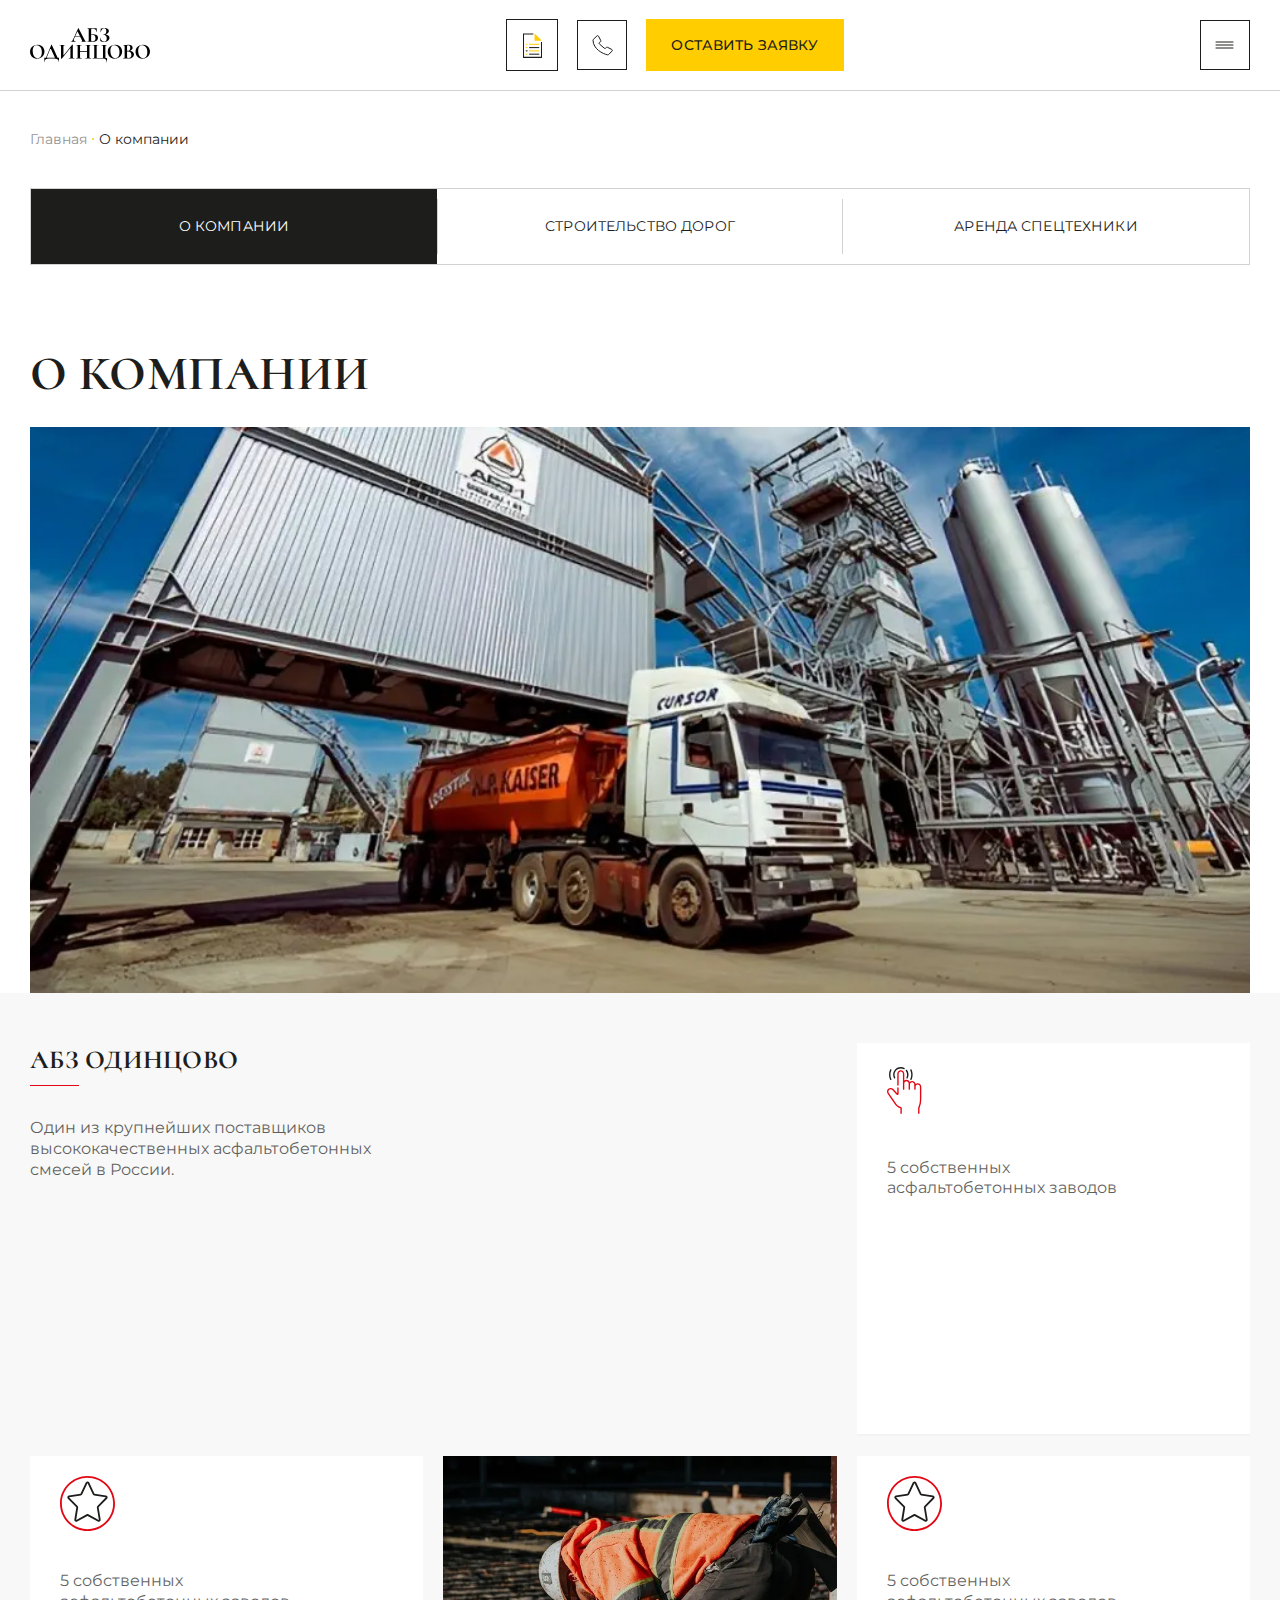
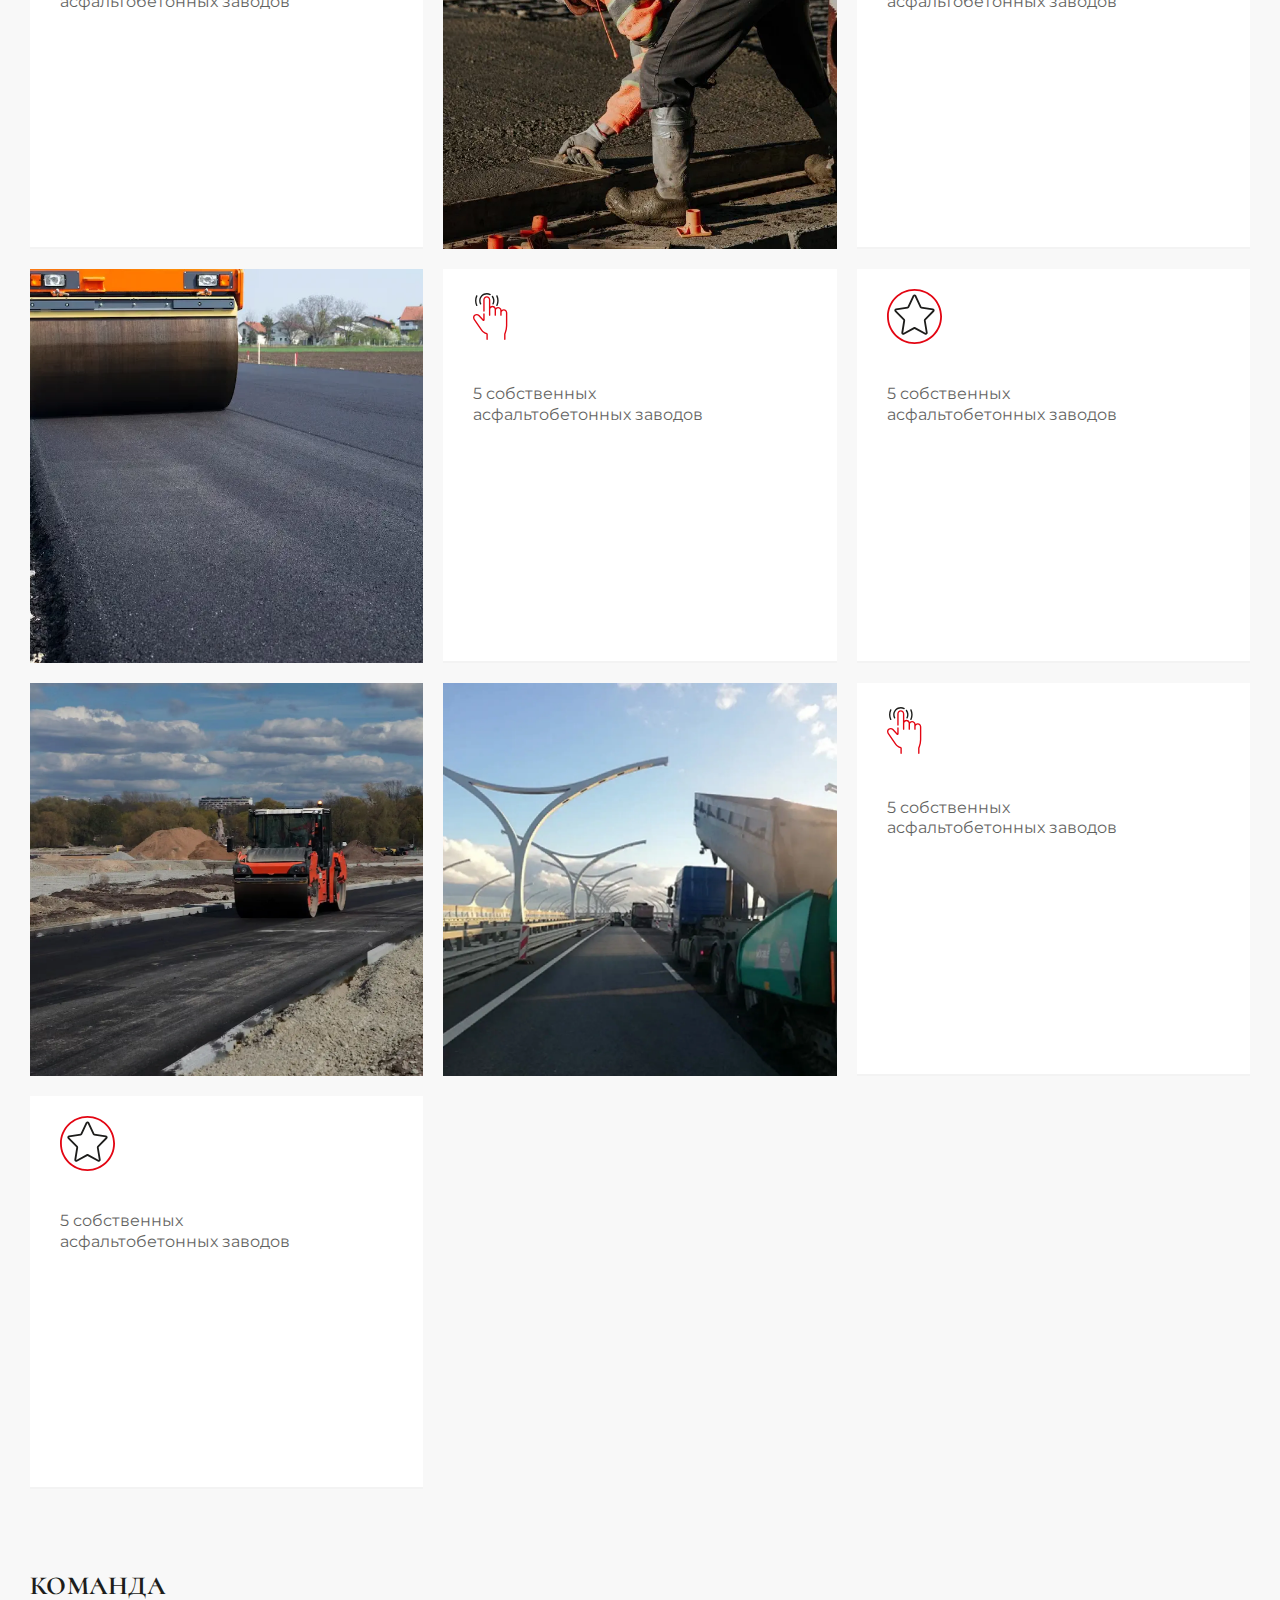
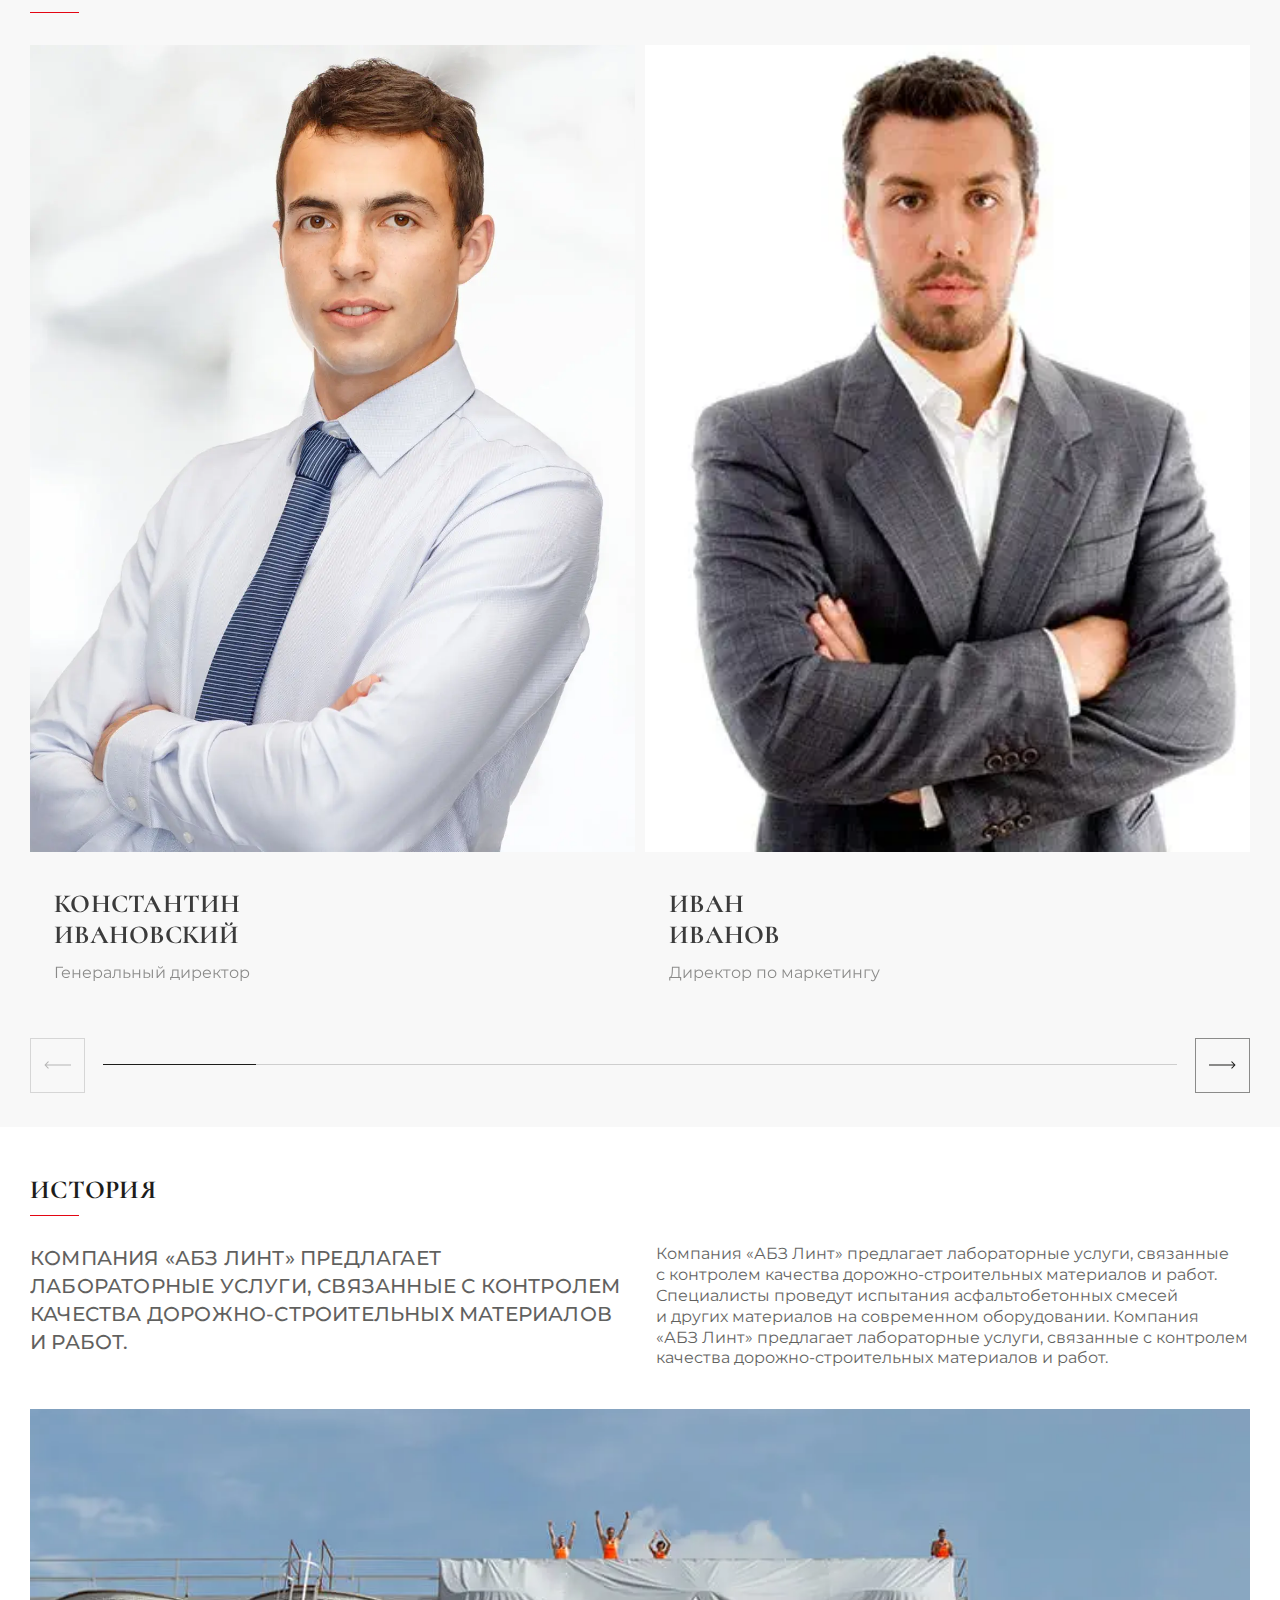
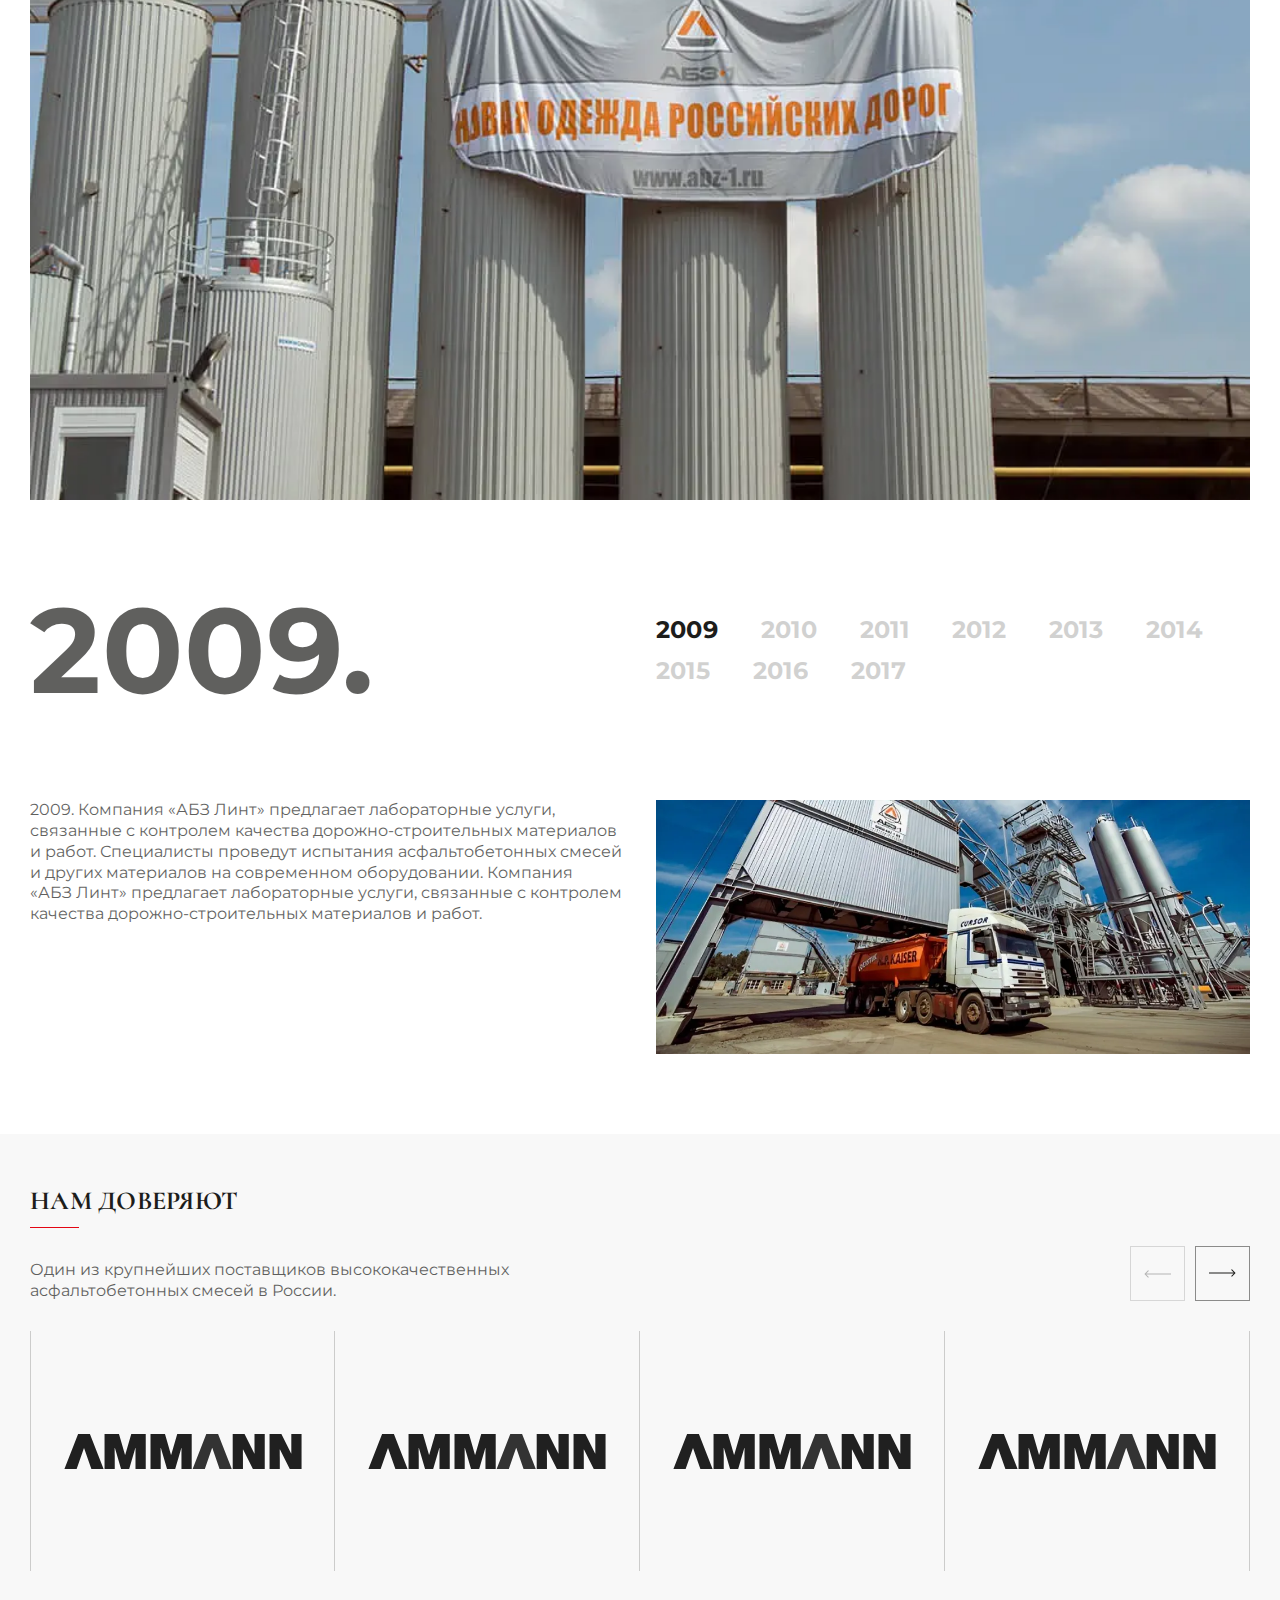
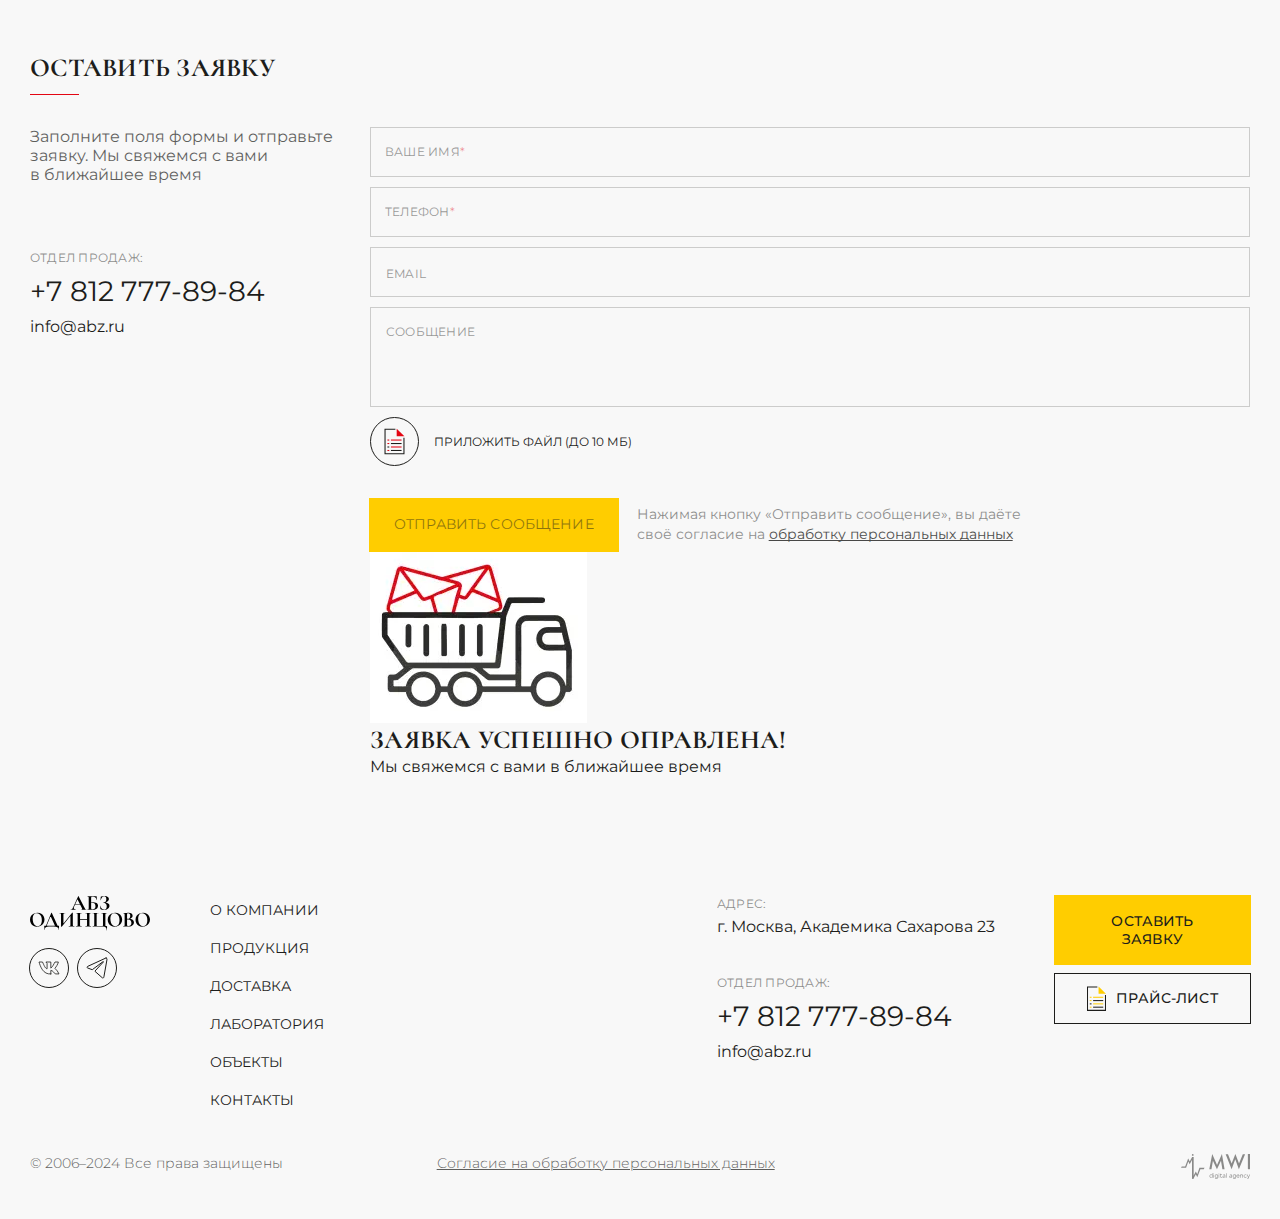
<file: about.html>
<!DOCTYPE html>
<html lang="ru">
    <head>
        <meta charset="UTF-8">
        <meta http-equiv="X-UA-Compatible" content="IE=edge">
        <meta http-equiv="Cache-Control" content="no-cache">
        <meta name="viewport" content="user-scalable=no, width=device-width, height=device-height">
        <meta name="description" content="Один из крупнейших поставщиков высококачественных асфальтобетонных смесей в России.">
        <meta name="keywords" content="Ключевые слова">
        <title>АБЗ Одинцово</title>
        <meta name="robots" content="index, follow">
        <meta name="HandheldFriendly" content="True">
        <meta name="format-detection" content="telephone=no">
        <meta name="format-detection" content="date=no">
        <meta name="format-detection" content="address=no">
        <meta name="format-detection" content="email=no">
        <meta name="application-name" content="АБЗ Одинцово">
        <meta name="color-scheme" content="only light">
        <meta property="og:title" content="АБЗ Одинцово">
        <meta property="og:type" content="website">
        <meta property="og:description" content="Один из крупнейших поставщиков высококачественных асфальтобетонных смесей в России.">
        <meta property="og:image" content="images/opengraph.webp">
        <meta property="og:site_name" content="АБЗ Одинцово">
        <link rel="icon" href="images/favicon.png" type="image/png">
        <link rel="stylesheet" href="https://cdn.jsdelivr.net/npm/swiper@11/swiper-bundle.min.css">
        <link rel="stylesheet" href="css/common.css">
        <link rel="stylesheet" href="css/about.css">
        <script defer src="https://cdn.jsdelivr.net/npm/swiper@11/swiper-bundle.min.js"></script>
        <script defer src="scripts/main.js"></script>
        <script defer src="scripts/phone.js"></script>
        <script defer src="scripts/modal.js"></script>
        <script defer src="scripts/tabs.js"></script>
        <script defer src="scripts/observer.js"></script>
        <script defer src="scripts/ajax.js" data-reload></script>
    </head>
    <body>
        <header>
            <div class="container">
                <div class="mobile_menu" onclick="headerMenu(this)">
                    <div class="menu_icon"><svg width="19" height="8" viewBox="0 0 19 8" fill="none" xmlns="http://www.w3.org/2000/svg">
<path d="M1 1H18" stroke="#1D1D1B" stroke-linecap="round"/>
<path d="M1 4H18" stroke="#1D1D1B" stroke-linecap="round"/>
<path d="M1 7H18" stroke="#1D1D1B" stroke-linecap="round"/>
</svg>

                    </div>
                    <div class="cross_icon"><svg width="11" height="11" viewBox="0 0 11 11" fill="none" xmlns="http://www.w3.org/2000/svg">
<path d="M10 1L1.16871 10" stroke="#1D1D1B" stroke-linecap="round"/>
<path d="M1 1L9.83129 10" stroke="#1D1D1B" stroke-linecap="round"/>
</svg>

                    </div>
                </div><a class="logotype" href="index.html"><svg width="150" height="44" viewBox="0 0 150 44" fill="none" xmlns="http://www.w3.org/2000/svg">
<path d="M93.0155 17.1153C93.9724 17.1153 94.6945 16.7091 95.182 15.8966C95.6875 15.0661 95.9403 14.0551 95.9403 12.8635C95.9403 11.4012 95.5521 10.2999 94.7758 9.55964C94.0175 8.80137 92.9342 8.42223 91.526 8.42223C91.4538 8.42223 91.4177 8.36807 91.4177 8.25975C91.4177 8.15142 91.4538 8.09726 91.526 8.09726C92.8259 8.09726 93.7918 7.75423 94.4237 7.06818C95.0737 6.38212 95.3986 5.41623 95.3986 4.1705C95.3986 2.92476 95.182 1.97692 94.7487 1.32698C94.3334 0.677029 93.7106 0.352055 92.8801 0.352055C92.2662 0.352055 91.6524 0.568704 91.0386 1.002C90.4247 1.41725 89.8831 1.99498 89.4137 2.7352C88.9443 3.47541 88.5922 4.3059 88.3575 5.22666C88.3395 5.28082 88.2853 5.29888 88.195 5.28082C88.1048 5.26277 88.0596 5.23569 88.0596 5.19958L88.4388 1.35406C88.4749 1.13741 88.511 0.992975 88.5471 0.920758C88.5832 0.848543 88.6825 0.785354 88.845 0.731191C90.2352 0.24373 91.6795 0 93.178 0C94.3695 0 95.3716 0.171514 96.184 0.514541C96.9964 0.839515 97.6012 1.28184 97.9984 1.84152C98.4137 2.38314 98.6213 2.97892 98.6213 3.62887C98.6213 4.44131 98.3324 5.19958 97.7547 5.90369C97.195 6.58974 96.4909 7.14942 95.6424 7.58272C94.7938 8.01602 93.9814 8.25975 93.2051 8.31391L93.5842 8.09726C94.6855 8.09726 95.6694 8.2778 96.536 8.63888C97.4207 8.98191 98.1067 9.4784 98.5942 10.1283C99.0997 10.7783 99.3525 11.5366 99.3525 12.4032C99.3525 13.3781 99.0365 14.2627 98.4046 15.0571C97.7727 15.8334 96.9242 16.4473 95.859 16.8986C94.7938 17.3319 93.6293 17.5486 92.3655 17.5486C91.5531 17.5486 90.7768 17.4583 90.0366 17.2778C89.2963 17.0972 88.7276 16.8445 88.3305 16.5195C88.168 16.4292 88.0687 16.357 88.0326 16.3028C87.9965 16.2306 87.9694 16.0952 87.9513 15.8966L87.6263 12.2407C87.6263 12.2046 87.6715 12.1775 87.7617 12.1594C87.8701 12.1414 87.9333 12.1594 87.9513 12.2136C88.0958 13.1344 88.4117 13.9739 88.8992 14.7321C89.4047 15.4724 90.0185 16.0591 90.7407 16.4924C91.4628 16.9077 92.2211 17.1153 93.0155 17.1153Z" fill="black"/>
<path d="M78.9088 17.3319C78.4213 17.3319 77.8346 17.3048 77.1485 17.2506C76.8777 17.2326 76.5437 17.2145 76.1465 17.1965C75.7674 17.1784 75.3431 17.1694 74.8737 17.1694L72.8968 17.1965C72.5357 17.2145 72.0482 17.2236 71.4344 17.2236C71.3802 17.2236 71.3531 17.1694 71.3531 17.0611C71.3531 16.9528 71.3802 16.8986 71.4344 16.8986C72.0121 16.8986 72.4274 16.8535 72.6801 16.7632C72.9509 16.6729 73.1315 16.5014 73.2217 16.2486C73.3301 15.9778 73.3842 15.5716 73.3842 15.03V2.49142C73.3842 1.9498 73.3391 1.55261 73.2488 1.29985C73.1586 1.0471 72.978 0.875581 72.7072 0.785311C72.4364 0.676986 72.0212 0.622824 71.4615 0.622824C71.4254 0.622824 71.4073 0.568662 71.4073 0.460338C71.4073 0.352014 71.4254 0.297852 71.4615 0.297852H82.8085C83.0612 0.297852 83.2147 0.333959 83.2689 0.406175C83.3411 0.478391 83.3772 0.667959 83.3772 0.974879L83.5938 5.09121C83.5938 5.14538 83.5487 5.17246 83.4584 5.17246C83.3681 5.17246 83.305 5.14538 83.2689 5.09121C82.998 3.70105 82.4925 2.66294 81.7523 1.97688C81.0301 1.27277 80.1274 0.920716 79.0442 0.920716H77.9068C77.3291 0.920716 76.9319 1.0471 76.7152 1.29985C76.5166 1.53456 76.4173 1.98591 76.4173 2.65391V15.03C76.4173 15.5716 76.5437 15.9778 76.7965 16.2486C77.0673 16.5195 77.5999 16.6549 78.3942 16.6549C79.5858 16.6549 80.4614 16.3479 81.0211 15.7341C81.5808 15.1022 81.8606 14.1814 81.8606 12.9718C81.8606 11.4192 81.4905 10.2727 80.7503 9.53252C80.0101 8.7923 78.972 8.42219 77.636 8.42219C76.9499 8.42219 76.1194 8.53954 75.1445 8.77425L74.982 8.15138C76.1555 7.82641 77.3561 7.66392 78.5838 7.66392C80.4434 7.66392 81.978 8.06111 83.1876 8.85549C84.4153 9.64987 85.0291 10.7963 85.0291 12.2948C85.0291 13.2336 84.7673 14.0912 84.2438 14.8675C83.7202 15.6258 82.989 16.2306 82.0502 16.6819C81.1114 17.1152 80.0642 17.3319 78.9088 17.3319Z" fill="black"/>
<path d="M55.9759 10.2638H63.7753L63.9648 11.0221H55.5697L55.9759 10.2638ZM70.356 16.8987C70.4463 16.8987 70.4914 16.9529 70.4914 17.0612C70.4914 17.1695 70.4463 17.2237 70.356 17.2237C69.9949 17.2237 69.4352 17.2056 68.677 17.1695C67.8826 17.1334 67.3139 17.1154 66.9709 17.1154C66.5195 17.1154 65.9688 17.1334 65.3189 17.1695C64.7051 17.2056 64.2176 17.2237 63.8565 17.2237C63.7843 17.2237 63.7482 17.1695 63.7482 17.0612C63.7482 16.9529 63.7843 16.8987 63.8565 16.8987C64.3259 16.8987 64.6599 16.8536 64.8585 16.7633C65.0752 16.655 65.1835 16.4744 65.1835 16.2217C65.1835 15.9148 65.003 15.4002 64.6419 14.6781L59.1444 3.81851L60.4714 1.48954L55.0822 13.3782C54.8475 13.9017 54.7302 14.3892 54.7302 14.8405C54.7302 15.4905 54.9559 15.996 55.4072 16.3571C55.8766 16.7182 56.4995 16.8987 57.2758 16.8987C57.3661 16.8987 57.4112 16.9529 57.4112 17.0612C57.4112 17.1695 57.3661 17.2237 57.2758 17.2237C56.9508 17.2237 56.4814 17.2056 55.8676 17.1695C55.1815 17.1334 54.5857 17.1154 54.0802 17.1154C53.5928 17.1154 53.006 17.1334 52.32 17.1695C51.7061 17.2056 51.2096 17.2237 50.8305 17.2237C50.7583 17.2237 50.7222 17.1695 50.7222 17.0612C50.7222 16.9529 50.7583 16.8987 50.8305 16.8987C51.336 16.8987 51.7603 16.7994 52.1033 16.6008C52.4463 16.3842 52.7894 16.0141 53.1324 15.4905C53.4754 14.9489 53.8816 14.1545 54.351 13.1073L60.2276 0.189642C60.2638 0.13548 60.345 0.108398 60.4714 0.108398C60.6158 0.108398 60.6971 0.13548 60.7151 0.189642L67.4854 13.5136C68.1173 14.7954 68.6409 15.6801 69.0561 16.1675C69.4713 16.655 69.9046 16.8987 70.356 16.8987Z" fill="black"/>
<path d="M140.495 38.3801C138.815 38.3801 137.317 37.992 135.999 37.2156C134.699 36.4213 133.688 35.3561 132.966 34.0201C132.262 32.666 131.91 31.1946 131.91 29.6058C131.91 27.7463 132.379 26.1575 133.318 24.8396C134.257 23.5035 135.457 22.5015 136.92 21.8335C138.4 21.1655 139.908 20.8315 141.442 20.8315C143.157 20.8315 144.665 21.2378 145.965 22.0502C147.265 22.8446 148.258 23.9007 148.944 25.2187C149.648 26.5366 150 27.9358 150 29.4163C150 31.0592 149.567 32.5667 148.7 33.9388C147.834 35.3109 146.669 36.3942 145.207 37.1886C143.762 37.9829 142.192 38.3801 140.495 38.3801ZM141.388 37.7031C142.399 37.7031 143.302 37.4142 144.096 36.8365C144.909 36.2407 145.541 35.3831 145.992 34.2638C146.443 33.1264 146.669 31.7723 146.669 30.2016C146.669 28.5406 146.416 27.0602 145.911 25.7603C145.405 24.4424 144.674 23.4133 143.717 22.6731C142.76 21.9328 141.641 21.5627 140.359 21.5627C138.716 21.5627 137.452 22.1856 136.568 23.4313C135.683 24.659 135.241 26.3832 135.241 28.6038C135.241 30.3551 135.503 31.9258 136.026 33.3159C136.568 34.6881 137.299 35.7623 138.22 36.5386C139.159 37.3149 140.215 37.7031 141.388 37.7031Z" fill="black"/>
<path d="M123.836 28.4957C125.046 28.4957 126.111 28.6942 127.031 29.0914C127.97 29.4886 128.692 30.0393 129.198 30.7434C129.703 31.4475 129.956 32.2509 129.956 33.1536C129.956 34.0924 129.685 34.941 129.144 35.6992C128.602 36.4575 127.853 37.0623 126.896 37.5137C125.939 37.947 124.874 38.1636 123.701 38.1636C123.195 38.1636 122.617 38.1365 121.967 38.0824C121.715 38.0643 121.399 38.0463 121.019 38.0282C120.658 38.0102 120.252 38.0011 119.801 38.0011L117.824 38.0282C117.463 38.0463 116.975 38.0553 116.362 38.0553C116.307 38.0553 116.28 38.0011 116.28 37.8928C116.28 37.7845 116.307 37.7303 116.362 37.7303C116.885 37.7303 117.282 37.6852 117.553 37.5949C117.824 37.4866 118.013 37.306 118.122 37.0533C118.248 36.7825 118.311 36.3853 118.311 35.8617V23.3232C118.311 22.5649 118.185 22.0684 117.932 21.8337C117.679 21.5809 117.165 21.4546 116.389 21.4546C116.352 21.4546 116.334 21.4004 116.334 21.2921C116.334 21.1837 116.352 21.1296 116.389 21.1296L117.824 21.1567C118.654 21.1928 119.313 21.2108 119.801 21.2108C120.306 21.2108 120.83 21.1837 121.372 21.1296C121.552 21.1115 121.823 21.0935 122.184 21.0754C122.545 21.0574 122.861 21.0483 123.132 21.0483C124.775 21.0483 126.048 21.3462 126.95 21.942C127.853 22.5378 128.304 23.4044 128.304 24.5418C128.304 25.5889 127.889 26.5187 127.059 27.3312C126.246 28.1255 125.073 28.6762 123.538 28.9831L123.836 28.4957ZM122.726 21.6441C122.202 21.6441 121.841 21.7705 121.642 22.0233C121.444 22.258 121.344 22.7093 121.344 23.3773V28.6852L120.342 28.4957C121.137 28.5318 121.832 28.5498 122.428 28.5498C123.367 28.5498 124.089 28.1978 124.594 27.4937C125.1 26.7895 125.352 25.8868 125.352 24.7855C125.352 23.7565 125.127 22.9801 124.675 22.4566C124.224 21.9149 123.574 21.6441 122.726 21.6441ZM123.24 37.4866C125.605 37.4866 126.788 36.2589 126.788 33.8036C126.788 32.4134 126.454 31.3121 125.786 30.4997C125.118 29.6872 124.107 29.281 122.753 29.281C121.868 29.281 121.101 29.3352 120.451 29.4435L121.344 29.1185V35.8617C121.344 36.4575 121.462 36.8818 121.697 37.1345C121.931 37.3692 122.446 37.4866 123.24 37.4866Z" fill="black"/>
<path d="M105.724 38.3801C104.045 38.3801 102.546 37.992 101.228 37.2156C99.9285 36.4213 98.9175 35.3561 98.1953 34.0201C97.4912 32.666 97.1392 31.1946 97.1392 29.6058C97.1392 27.7463 97.6086 26.1575 98.5474 24.8396C99.4862 23.5035 100.687 22.5015 102.149 21.8335C103.63 21.1655 105.137 20.8315 106.672 20.8315C108.387 20.8315 109.894 21.2378 111.194 22.0502C112.494 22.8446 113.487 23.9007 114.173 25.2187C114.877 26.5366 115.229 27.9358 115.229 29.4163C115.229 31.0592 114.796 32.5667 113.929 33.9388C113.063 35.3109 111.898 36.3942 110.436 37.1886C108.992 37.9829 107.421 38.3801 105.724 38.3801ZM106.618 37.7031C107.629 37.7031 108.531 37.4142 109.326 36.8365C110.138 36.2407 110.77 35.3831 111.221 34.2638C111.673 33.1264 111.898 31.7723 111.898 30.2016C111.898 28.5406 111.646 27.0602 111.14 25.7603C110.635 24.4424 109.903 23.4133 108.947 22.6731C107.99 21.9328 106.87 21.5627 105.588 21.5627C103.946 21.5627 102.682 22.1856 101.797 23.4313C100.912 24.659 100.47 26.3832 100.47 28.6038C100.47 30.3551 100.732 31.9258 101.255 33.3159C101.797 34.6881 102.528 35.7623 103.449 36.5386C104.388 37.3149 105.444 37.7031 106.618 37.7031Z" fill="black"/>
<path d="M95.9715 43.1195C95.9715 41.4766 95.5743 40.2218 94.7799 39.3552C93.9855 38.4886 92.8391 38.0553 91.3406 38.0553H78.1792C78.1431 38.0553 78.125 38.0012 78.125 37.8929C78.125 37.7845 78.1431 37.7304 78.1792 37.7304C78.8111 37.7304 79.2714 37.6852 79.5603 37.595C79.8492 37.5047 80.0478 37.3332 80.1561 37.0804C80.2644 36.8096 80.3186 36.4034 80.3186 35.8618V23.3232C80.3186 22.7816 80.2644 22.3844 80.1561 22.1316C80.0478 21.8789 79.8492 21.7074 79.5603 21.6171C79.2714 21.5088 78.8111 21.4546 78.1792 21.4546C78.1431 21.4546 78.125 21.4004 78.125 21.2921C78.125 21.1838 78.1431 21.1296 78.1792 21.1296L79.6415 21.1567C80.472 21.1928 81.14 21.2109 81.6455 21.2109C82.2594 21.2109 83.0357 21.1928 83.9745 21.1567L85.5723 21.1296C85.6084 21.1296 85.6265 21.1838 85.6265 21.2921C85.6265 21.4004 85.6084 21.4546 85.5723 21.4546C84.9043 21.4546 84.4168 21.5088 84.1099 21.6171C83.803 21.7074 83.5954 21.8789 83.4871 22.1316C83.3787 22.3844 83.3246 22.7816 83.3246 23.3232V35.8076C83.3246 36.4215 83.3426 36.8277 83.3787 37.0263C83.4329 37.2249 83.5412 37.3512 83.7037 37.4054C83.8662 37.4596 84.1912 37.4866 84.6786 37.4866H89.7428C90.2844 37.4866 90.6455 37.4596 90.8261 37.4054C91.0066 37.3512 91.1149 37.2249 91.151 37.0263C91.2052 36.8277 91.2323 36.4215 91.2323 35.8076V23.3232C91.2323 22.7816 91.1781 22.3844 91.0698 22.1316C90.9615 21.8789 90.7538 21.7074 90.4469 21.6171C90.14 21.5088 89.6525 21.4546 88.9845 21.4546C88.9484 21.4546 88.9304 21.4004 88.9304 21.2921C88.9304 21.1838 88.9484 21.1296 88.9845 21.1296L90.5823 21.1567C91.5211 21.1928 92.2975 21.2109 92.9113 21.2109C93.4168 21.2109 94.0848 21.1928 94.9153 21.1567L96.3777 21.1296C96.4138 21.1296 96.4318 21.1838 96.4318 21.2921C96.4318 21.4004 96.4138 21.4546 96.3777 21.4546C95.7458 21.4546 95.2854 21.5088 94.9965 21.6171C94.7077 21.7074 94.5091 21.8789 94.4008 22.1316C94.2924 22.3844 94.2383 22.7816 94.2383 23.3232V35.8618C94.2383 36.5298 94.2654 36.9811 94.3195 37.2158C94.3917 37.4325 94.5271 37.5769 94.7257 37.6491C94.9424 37.7033 95.3667 37.7304 95.9986 37.7304C96.143 37.7304 96.2333 37.7484 96.2694 37.7845C96.3235 37.8206 96.3506 37.9109 96.3506 38.0553C96.3506 38.4706 96.3416 38.8136 96.3235 39.0844C96.2874 40.0955 96.2694 41.4405 96.2694 43.1195C96.2694 43.2098 96.2152 43.2549 96.1069 43.2549C96.0166 43.2549 95.9715 43.2098 95.9715 43.1195Z" fill="black"/>
<path d="M71.2969 23.3774C71.2969 22.8357 71.2427 22.4386 71.1344 22.1858C71.0261 21.915 70.8184 21.7254 70.5115 21.6171C70.2046 21.5088 69.7171 21.4546 69.0491 21.4546C68.995 21.4546 68.9679 21.4004 68.9679 21.2921C68.9679 21.1838 68.995 21.1296 69.0491 21.1296L70.3761 21.1567C71.2788 21.1928 72.0913 21.2109 72.8134 21.2109C73.3009 21.2109 73.996 21.1928 74.8987 21.1567L76.4152 21.1296C76.4694 21.1296 76.4965 21.1838 76.4965 21.2921C76.4965 21.4004 76.4694 21.4546 76.4152 21.4546C75.8014 21.4546 75.341 21.5088 75.0341 21.6171C74.7452 21.7074 74.5466 21.8789 74.4383 22.1316C74.348 22.3844 74.3029 22.7816 74.3029 23.3232V35.8618C74.3029 36.4034 74.348 36.8096 74.4383 37.0804C74.5466 37.3332 74.7452 37.5047 75.0341 37.595C75.3229 37.6852 75.7833 37.7304 76.4152 37.7304C76.4694 37.7304 76.4965 37.7845 76.4965 37.8929C76.4965 38.0012 76.4694 38.0553 76.4152 38.0553C75.7833 38.0553 75.2778 38.0463 74.8987 38.0283L72.8134 38.0012L70.3761 38.0283C70.0511 38.0463 69.6088 38.0553 69.0491 38.0553C68.995 38.0553 68.9679 38.0012 68.9679 37.8929C68.9679 37.7845 68.995 37.7304 69.0491 37.7304C69.7171 37.7304 70.2046 37.6852 70.5115 37.595C70.8184 37.5047 71.0261 37.3332 71.1344 37.0804C71.2427 36.8277 71.2969 36.4215 71.2969 35.8618V23.3774ZM60.9519 28.8748H72.678V29.6331H60.9519V28.8748ZM59.5437 23.3232C59.5437 22.7816 59.4895 22.3844 59.3812 22.1316C59.2729 21.8789 59.0743 21.7074 58.7854 21.6171C58.5146 21.5088 58.0723 21.4546 57.4584 21.4546C57.4043 21.4546 57.3772 21.4004 57.3772 21.2921C57.3772 21.1838 57.4043 21.1296 57.4584 21.1296L58.9208 21.1567C59.7513 21.1928 60.4193 21.2109 60.9248 21.2109C61.6109 21.2109 62.4052 21.1928 63.3079 21.1567L64.7974 21.1296C64.8335 21.1296 64.8516 21.1838 64.8516 21.2921C64.8516 21.4004 64.8335 21.4546 64.7974 21.4546C64.1475 21.4546 63.669 21.5088 63.3621 21.6171C63.0552 21.7254 62.8385 21.915 62.7122 22.1858C62.6038 22.4386 62.5497 22.8357 62.5497 23.3774V35.8618C62.5497 36.4034 62.6038 36.8096 62.7122 37.0804C62.8205 37.3332 63.0281 37.5047 63.335 37.595C63.6419 37.6852 64.1294 37.7304 64.7974 37.7304C64.8335 37.7304 64.8516 37.7845 64.8516 37.8929C64.8516 38.0012 64.8335 38.0553 64.7974 38.0553C64.1655 38.0553 63.66 38.0463 63.2809 38.0283L60.9248 38.0012L58.8937 38.0283C58.5326 38.0463 58.0361 38.0553 57.4043 38.0553C57.3681 38.0553 57.3501 38.0012 57.3501 37.8929C57.3501 37.7845 57.3681 37.7304 57.4043 37.7304C58.0361 37.7304 58.4965 37.6852 58.7854 37.595C59.0743 37.5047 59.2729 37.3332 59.3812 37.0804C59.4895 36.8096 59.5437 36.4034 59.5437 35.8618V23.3232Z" fill="black"/>
<path d="M52.608 20.9399C52.6621 20.8857 52.7975 20.8586 53.0142 20.8586C53.1406 20.8586 53.2579 20.8767 53.3662 20.9128C53.4746 20.9489 53.5287 20.994 53.5287 21.0482V35.8616C53.5287 36.4032 53.5829 36.8094 53.6912 37.0802C53.7995 37.333 53.9981 37.5045 54.287 37.5948C54.5759 37.6851 55.0272 37.7302 55.641 37.7302C55.6952 37.7302 55.7223 37.7844 55.7223 37.8927C55.7223 38.001 55.6952 38.0552 55.641 38.0552C55.0092 38.0552 54.5036 38.0461 54.1245 38.0281L52.0393 38.001L49.602 38.0281C49.277 38.0461 48.8347 38.0552 48.275 38.0552C48.2208 38.0552 48.1937 38.001 48.1937 37.8927C48.1937 37.7844 48.2208 37.7302 48.275 37.7302C48.943 37.7302 49.4304 37.6851 49.7374 37.5948C50.0443 37.5045 50.2519 37.333 50.3602 37.0802C50.4685 36.8275 50.5227 36.4213 50.5227 35.8616V23.9188L51.4164 23.6751L39.6903 38.3531C39.6361 38.4072 39.5007 38.4343 39.284 38.4343C38.941 38.4343 38.7695 38.3711 38.7695 38.2447V23.323C38.7695 22.7814 38.7153 22.3842 38.607 22.1315C38.4987 21.8787 38.3001 21.7072 38.0112 21.6169C37.7224 21.5086 37.271 21.4544 36.6572 21.4544C36.603 21.4544 36.5759 21.4003 36.5759 21.2919C36.5759 21.1836 36.603 21.1295 36.6572 21.1295L38.1737 21.1565C39.0764 21.1926 39.7715 21.2107 40.259 21.2107C40.9811 21.2107 41.7936 21.1926 42.6963 21.1565L44.0232 21.1295C44.0774 21.1295 44.1045 21.1836 44.1045 21.2919C44.1045 21.4003 44.0774 21.4544 44.0232 21.4544C43.3552 21.4544 42.8678 21.5086 42.5609 21.6169C42.2539 21.7072 42.0463 21.8787 41.938 22.1315C41.8297 22.3842 41.7755 22.7814 41.7755 23.323V35.3741L40.8818 35.6179L52.608 20.9399Z" fill="black"/>
<path d="M26.644 21.0212C26.6801 20.967 26.7703 20.9399 26.9148 20.9399C27.0592 20.9399 27.1405 20.967 27.1585 21.0212L34.9579 38.0552H31.5998L25.5066 24.7313L26.9148 22.3211L20.4424 38.0552H19.5758L26.644 21.0212ZM18.0322 42.4965C18.0322 40.98 17.969 39.6981 17.8426 38.651C17.7884 38.308 17.7614 37.974 17.7614 37.649C17.7614 37.5046 17.7704 37.4143 17.7884 37.3782C17.8245 37.3421 17.9058 37.324 18.0322 37.324H35.9599C36.1224 37.324 36.2126 37.3421 36.2307 37.3782C36.2668 37.3962 36.2849 37.4865 36.2849 37.649C36.2849 37.7212 36.2668 37.974 36.2307 38.4073C36.0863 39.6169 36.014 40.98 36.014 42.4965C36.014 42.5868 35.9599 42.6319 35.8516 42.6319C35.7613 42.6319 35.7161 42.5868 35.7161 42.4965C35.7161 41.0522 35.1926 39.9509 34.1454 39.1926C33.1164 38.4344 31.6269 38.0552 29.6771 38.0552H23.665C21.9499 38.0552 20.632 38.4344 19.7112 39.1926C18.8085 39.9509 18.3571 41.0522 18.3571 42.4965C18.3571 42.5868 18.303 42.6319 18.1947 42.6319C18.0863 42.6319 18.0322 42.5868 18.0322 42.4965Z" fill="black"/>
<path d="M8.58472 38.3801C6.90569 38.3801 5.4072 37.992 4.08925 37.2156C2.78936 36.4213 1.77833 35.3561 1.05616 34.0201C0.352055 32.666 0 31.1946 0 29.6058C0 27.7463 0.469406 26.1575 1.40822 24.8396C2.34703 23.5035 3.54763 22.5015 5.01001 21.8335C6.49045 21.1655 7.99796 20.8315 9.53256 20.8315C11.2477 20.8315 12.7552 21.2378 14.0551 22.0502C15.355 22.8446 16.348 23.9007 17.034 25.2187C17.7381 26.5366 18.0902 27.9358 18.0902 29.4163C18.0902 31.0592 17.6569 32.5667 16.7903 33.9388C15.9237 35.3109 14.7592 36.3942 13.2968 37.1886C11.8525 37.9829 10.2818 38.3801 8.58472 38.3801ZM9.4784 37.7031C10.4894 37.7031 11.3921 37.4142 12.1865 36.8365C12.9989 36.2407 13.6308 35.3831 14.0822 34.2638C14.5335 33.1264 14.7592 31.7723 14.7592 30.2016C14.7592 28.5406 14.5065 27.0602 14.0009 25.7603C13.4954 24.4424 12.7642 23.4133 11.8074 22.6731C10.8505 21.9328 9.73116 21.5627 8.44932 21.5627C6.80639 21.5627 5.54261 22.1856 4.65796 23.4313C3.7733 24.659 3.33098 26.3832 3.33098 28.6038C3.33098 30.3551 3.59276 31.9258 4.11633 33.3159C4.65796 34.6881 5.38915 35.7623 6.3099 36.5386C7.24872 37.3149 8.30488 37.7031 9.4784 37.7031Z" fill="black"/>
</svg>
</a>
                <menu>
                    <li><a href="about.html">О компании</a></li>
                    <li><a href="catalog.html">Продукция</a></li>
                    <li><a href="delivery.html">Доставка</a></li>
                    <li><a href="laboratory.html">Лаборатория</a></li>
                    <li><a href="objects.html">Объекты</a></li>
                    <li><a href="contacts.html">Контакты</a></li>
                </menu>
                <div class="contact">
                    <div class="price"><img class="black" src="images/pricelist.svg" alt=""><img class="white" src="images/pricelist_white.svg" alt=""><span>Прайс-лист</span></div><a class="phone" href="tel:+7 812 777-89-84"><svg width="21" height="21" viewBox="0 0 21 21" fill="none" xmlns="http://www.w3.org/2000/svg">
<path d="M4.93446 0.936737L1.30292 4.4674C1.10926 4.65568 0.998191 4.91792 1.00663 5.18789C1.28902 14.2233 10.5257 18.6471 15.6505 19.88C15.9823 19.9598 16.3281 19.8524 16.5668 19.6086L20.0448 16.0552C20.5178 15.572 20.3848 14.7684 19.7814 14.4633L15.5143 12.306C15.1333 12.1134 14.6721 12.1839 14.366 12.4815L13.6578 13.17C13.2857 13.5318 12.6987 13.5487 12.3063 13.2091L7.40113 8.96362C6.87213 8.50576 6.96475 7.66013 7.58033 7.32764L8.37832 6.89663C8.85904 6.63699 9.04238 6.03958 8.79007 5.55497L6.51852 1.19194C6.20921 0.597837 5.4147 0.469837 4.93446 0.936737Z" stroke="#000000"/>
</svg>
<span>+7 812 777-89-84</span></a>
                    <button class="yellow" data-modal-target="proposal"><span>Оставить заявку</span></button>
                </div>
            </div>
        </header>
        <section class="menu">
            <div class="mobile_wrap">
                <menu>
                    <li><a href="about.html">О компании</a></li>
                    <li><a href="catalog.html">Продукция</a></li>
                    <li><a href="delivery.html">Доставка</a></li>
                    <li><a href="laboratory.html">Лаборатория</a></li>
                    <li><a href="objects.html">Объекты</a></li>
                    <li><a href="contacts.html">Контакты</a></li>
                </menu><a class="phone" href="tel:+7 812 777-89-84"><svg width="21" height="21" viewBox="0 0 21 21" fill="none" xmlns="http://www.w3.org/2000/svg">
<path d="M4.93446 0.936737L1.30292 4.4674C1.10926 4.65568 0.998191 4.91792 1.00663 5.18789C1.28902 14.2233 10.5257 18.6471 15.6505 19.88C15.9823 19.9598 16.3281 19.8524 16.5668 19.6086L20.0448 16.0552C20.5178 15.572 20.3848 14.7684 19.7814 14.4633L15.5143 12.306C15.1333 12.1134 14.6721 12.1839 14.366 12.4815L13.6578 13.17C13.2857 13.5318 12.6987 13.5487 12.3063 13.2091L7.40113 8.96362C6.87213 8.50576 6.96475 7.66013 7.58033 7.32764L8.37832 6.89663C8.85904 6.63699 9.04238 6.03958 8.79007 5.55497L6.51852 1.19194C6.20921 0.597837 5.4147 0.469837 4.93446 0.936737Z" stroke="#000000"/>
</svg>
<span>+7 812 777-89-84</span></a>
                <button class="yellow" data-modal-target="proposal"><span>Оставить заявку</span></button>
                <div class="price"><img src="images/pricelist.svg" alt=""><span>Прайс-лист</span></div>
            </div>
        </section>
        <main>
            <section class="main">
                <div class="container">
                    <div class="breadcrumbs"><a href="index.html">Главная</a>
                        <div class="dot"></div><span>О компании</span>
                    </div>
                    <div class="about_links"><a class="opened" href="about.html">О компании</a><a href="construction.html">Строительство дорог</a><a href="rent.html">Аренда спецтехники</a></div>
                    <h1>О компании</h1><img src="images/webp/6.webp" alt="">
                </div>
            </section>
            <section class="advantages">
                <div class="container">
                    <div class="masonry">
                        <div class="column">
                            <div class="text">
                                <h2 class="underline">АБЗ Одинцово</h2>
                                <p>Один из крупнейших поставщиков высококачественных асфальтобетонных смесей в России.</p>
                            </div>
                            <div class="item"><img src="images/advantage_1.svg" alt=""><span>5 собственных асфальтобетонных заводов</span></div>
                            <div class="item"><img src="images/advantage_2.svg" alt=""><span>5 собственных асфальтобетонных заводов</span></div>
                        </div>
                        <div class="column">
                            <div class="image"><img src="images/webp/2.webp" alt=""></div>
                            <div class="item"><img src="images/advantage_2.svg" alt=""><span>5 собственных асфальтобетонных заводов</span></div>
                            <div class="image"><img src="images/webp/5.webp" alt=""></div>
                        </div>
                        <div class="column">
                            <div class="item"><img src="images/advantage_1.svg" alt=""><span>5 собственных асфальтобетонных заводов</span></div>
                            <div class="item"><img src="images/advantage_2.svg" alt=""><span>5 собственных асфальтобетонных заводов</span></div>
                            <div class="image"><img src="images/webp/4.webp" alt=""></div>
                        </div>
                        <div class="column">
                            <div class="image"><img src="images/webp/3.webp" alt=""></div>
                            <div class="item"><img src="images/advantage_1.svg" alt=""><span>5 собственных асфальтобетонных заводов</span></div>
                            <div class="item"><img src="images/advantage_2.svg" alt=""><span>5 собственных асфальтобетонных заводов</span></div>
                        </div>
                    </div>
                </div>
            </section>
            <section class="team">
                <div class="container">
                    <h2 class="underline">Команда</h2>
                    <div class="swiper">
                        <div class="swiper-wrapper">
                                        <div class="swiper-slide"><img src="images/webp/32.webp" alt="">
                                            <div class="text">
                                                <div class="divide"></div>
                                                <h2>Константин <br/>Ивановский</h2><span>Генеральный директор</span>
                                            </div>
                                        </div>
                                        <div class="swiper-slide"><img src="images/webp/33.webp" alt="">
                                            <div class="text">
                                                <div class="divide"></div>
                                                <h2>Иван <br/>Иванов</h2><span>Директор по маркетингу</span>
                                            </div>
                                        </div>
                                        <div class="swiper-slide"><img src="images/webp/32.webp" alt="">
                                            <div class="text">
                                                <div class="divide"></div>
                                                <h2>Константин <br/>Ивановский</h2><span>Генеральный директор</span>
                                            </div>
                                        </div>
                                        <div class="swiper-slide"><img src="images/webp/33.webp" alt="">
                                            <div class="text">
                                                <div class="divide"></div>
                                                <h2>Иван <br/>Иванов</h2><span>Директор по маркетингу</span>
                                            </div>
                                        </div>
                                        <div class="swiper-slide"><img src="images/webp/32.webp" alt="">
                                            <div class="text">
                                                <div class="divide"></div>
                                                <h2>Константин <br/>Ивановский</h2><span>Генеральный директор</span>
                                            </div>
                                        </div>
                                        <div class="swiper-slide"><img src="images/webp/33.webp" alt="">
                                            <div class="text">
                                                <div class="divide"></div>
                                                <h2>Иван <br/>Иванов</h2><span>Директор по маркетингу</span>
                                            </div>
                                        </div>
                                        <div class="swiper-slide"><img src="images/webp/32.webp" alt="">
                                            <div class="text">
                                                <div class="divide"></div>
                                                <h2>Константин <br/>Ивановский</h2><span>Генеральный директор</span>
                                            </div>
                                        </div>
                                        <div class="swiper-slide"><img src="images/webp/33.webp" alt="">
                                            <div class="text">
                                                <div class="divide"></div>
                                                <h2>Иван <br/>Иванов</h2><span>Директор по маркетингу</span>
                                            </div>
                                        </div>
                        </div>
                    </div>
                    <div class="swiper-navigation">
                        <div class="arrow"><svg width="27" height="8" viewBox="0 0 27 8" fill="none" xmlns="http://www.w3.org/2000/svg">
<path d="M0.646446 4.35355C0.451185 4.15829 0.451185 3.84171 0.646446 3.64645L3.82843 0.464466C4.02369 0.269204 4.34027 0.269204 4.53553 0.464466C4.7308 0.659728 4.7308 0.976311 4.53553 1.17157L1.70711 4L4.53553 6.82843C4.7308 7.02369 4.7308 7.34027 4.53553 7.53553C4.34027 7.7308 4.02369 7.7308 3.82843 7.53553L0.646446 4.35355ZM27 4.5H1V3.5H27V4.5Z" fill="#1D1D1B"/>
</svg>

                        </div>
                        <div class="arrow"><svg width="27" height="8" viewBox="0 0 27 8" fill="none" xmlns="http://www.w3.org/2000/svg">
<path d="M0.646446 4.35355C0.451185 4.15829 0.451185 3.84171 0.646446 3.64645L3.82843 0.464466C4.02369 0.269204 4.34027 0.269204 4.53553 0.464466C4.7308 0.659728 4.7308 0.976311 4.53553 1.17157L1.70711 4L4.53553 6.82843C4.7308 7.02369 4.7308 7.34027 4.53553 7.53553C4.34027 7.7308 4.02369 7.7308 3.82843 7.53553L0.646446 4.35355ZM27 4.5H1V3.5H27V4.5Z" fill="#1D1D1B"/>
</svg>

                        </div>
                    </div>
                    <div class="swiper-pagination"></div>
                </div>
            </section>
            <section class="history">
                <div class="container">
                    <h2 class="underline">История</h2>
                    <div class="description"><strong>Компания «АБЗ Линт» предлагает лабораторные услуги, связанные с контролем качества дорожно-строительных материалов и работ.</strong><span>Компания «АБЗ Линт» предлагает лабораторные услуги, связанные с контролем качества дорожно-строительных материалов и работ. Специалисты проведут испытания асфальтобетонных смесей и других материалов на современном оборудовании. Компания «АБЗ Линт» предлагает лабораторные услуги, связанные с контролем качества дорожно-строительных материалов и работ.</span></div><img class="preview" src="images/webp/34.webp" alt="">
                    <div class="tabs">
                        <div class="tabs_captions">
                            <div class="tab_caption opened">2009</div>
                            <div class="tab_caption">2010</div>
                            <div class="tab_caption">2011</div>
                            <div class="tab_caption">2012</div>
                            <div class="tab_caption">2013</div>
                            <div class="tab_caption">2014</div>
                            <div class="tab_caption">2015</div>
                            <div class="tab_caption">2016</div>
                            <div class="tab_caption">2017</div>
                        </div>
                        <div class="tabs_contents">
                            <div class="tab_content opened">
                                <div class="year">2009.</div><span>2009. Компания «АБЗ Линт» предлагает лабораторные услуги, связанные с контролем качества дорожно-строительных материалов и работ. Специалисты проведут испытания асфальтобетонных смесей и других материалов на современном оборудовании. Компания «АБЗ Линт» предлагает лабораторные услуги, связанные с контролем качества дорожно-строительных материалов и работ. </span><img src="images/webp/6.webp" alt="">
                            </div>
                            <div class="tab_content">
                                <div class="year">2010.</div><span>2010. - Компания «АБЗ Линт» предлагает лабораторные услуги, связанные с контролем качества дорожно-строительных материалов и работ. Специалисты проведут испытания асфальтобетонных смесей и других материалов на современном оборудовании. Компания «АБЗ Линт» предлагает лабораторные услуги, связанные с контролем качества дорожно-строительных материалов и работ. </span><img src="images/webp/6.webp" alt="">
                            </div>
                            <div class="tab_content">
                                <div class="year">2011.</div><span>2011. - Компания «АБЗ Линт» предлагает лабораторные услуги, связанные с контролем качества дорожно-строительных материалов и работ. Специалисты проведут испытания асфальтобетонных смесей и других материалов на современном оборудовании. Компания «АБЗ Линт» предлагает лабораторные услуги, связанные с контролем качества дорожно-строительных материалов и работ. </span><img src="images/webp/6.webp" alt="">
                            </div>
                            <div class="tab_content">
                                <div class="year">2012.</div><span>2012. - Компания «АБЗ Линт» предлагает лабораторные услуги, связанные с контролем качества дорожно-строительных материалов и работ. Специалисты проведут испытания асфальтобетонных смесей и других материалов на современном оборудовании. Компания «АБЗ Линт» предлагает лабораторные услуги, связанные с контролем качества дорожно-строительных материалов и работ. </span><img src="images/webp/6.webp" alt="">
                            </div>
                            <div class="tab_content">
                                <div class="year">2013.</div><span>2013. - Компания «АБЗ Линт» предлагает лабораторные услуги, связанные с контролем качества дорожно-строительных материалов и работ. Специалисты проведут испытания асфальтобетонных смесей и других материалов на современном оборудовании. Компания «АБЗ Линт» предлагает лабораторные услуги, связанные с контролем качества дорожно-строительных материалов и работ. </span><img src="images/webp/6.webp" alt="">
                            </div>
                            <div class="tab_content">
                                <div class="year">2014.</div><span>2014. - Компания «АБЗ Линт» предлагает лабораторные услуги, связанные с контролем качества дорожно-строительных материалов и работ. Специалисты проведут испытания асфальтобетонных смесей и других материалов на современном оборудовании. Компания «АБЗ Линт» предлагает лабораторные услуги, связанные с контролем качества дорожно-строительных материалов и работ. </span><img src="images/webp/6.webp" alt="">
                            </div>
                            <div class="tab_content">
                                <div class="year">2015.</div><span>2015. - Компания «АБЗ Линт» предлагает лабораторные услуги, связанные с контролем качества дорожно-строительных материалов и работ. Специалисты проведут испытания асфальтобетонных смесей и других материалов на современном оборудовании. Компания «АБЗ Линт» предлагает лабораторные услуги, связанные с контролем качества дорожно-строительных материалов и работ. </span><img src="images/webp/6.webp" alt="">
                            </div>
                            <div class="tab_content">
                                <div class="year">2016.</div><span>2016. - Компания «АБЗ Линт» предлагает лабораторные услуги, связанные с контролем качества дорожно-строительных материалов и работ. Специалисты проведут испытания асфальтобетонных смесей и других материалов на современном оборудовании. Компания «АБЗ Линт» предлагает лабораторные услуги, связанные с контролем качества дорожно-строительных материалов и работ. </span><img src="images/webp/6.webp" alt="">
                            </div>
                            <div class="tab_content">
                                <div class="year">2017.</div><span>2017. - Компания «АБЗ Линт» предлагает лабораторные услуги, связанные с контролем качества дорожно-строительных материалов и работ. Специалисты проведут испытания асфальтобетонных смесей и других материалов на современном оборудовании. Компания «АБЗ Линт» предлагает лабораторные услуги, связанные с контролем качества дорожно-строительных материалов и работ. </span><img src="images/webp/6.webp" alt="">
                            </div>
                        </div>
                    </div>
                </div>
            </section>
            <section class="clients">
                <div class="container">
                    <div class="text">
                        <h2 class="underline">нам доверяют</h2>
                        <p>Один из крупнейших поставщиков высококачественных асфальтобетонных смесей в России.</p>
                    </div>
                    <div class="swiper-navigation">
                        <div class="arrow"><svg width="27" height="8" viewBox="0 0 27 8" fill="none" xmlns="http://www.w3.org/2000/svg">
<path d="M0.646446 4.35355C0.451185 4.15829 0.451185 3.84171 0.646446 3.64645L3.82843 0.464466C4.02369 0.269204 4.34027 0.269204 4.53553 0.464466C4.7308 0.659728 4.7308 0.976311 4.53553 1.17157L1.70711 4L4.53553 6.82843C4.7308 7.02369 4.7308 7.34027 4.53553 7.53553C4.34027 7.7308 4.02369 7.7308 3.82843 7.53553L0.646446 4.35355ZM27 4.5H1V3.5H27V4.5Z" fill="#1D1D1B"/>
</svg>

                        </div>
                        <div class="arrow"><svg width="27" height="8" viewBox="0 0 27 8" fill="none" xmlns="http://www.w3.org/2000/svg">
<path d="M0.646446 4.35355C0.451185 4.15829 0.451185 3.84171 0.646446 3.64645L3.82843 0.464466C4.02369 0.269204 4.34027 0.269204 4.53553 0.464466C4.7308 0.659728 4.7308 0.976311 4.53553 1.17157L1.70711 4L4.53553 6.82843C4.7308 7.02369 4.7308 7.34027 4.53553 7.53553C4.34027 7.7308 4.02369 7.7308 3.82843 7.53553L0.646446 4.35355ZM27 4.5H1V3.5H27V4.5Z" fill="#1D1D1B"/>
</svg>

                        </div>
                    </div>
                </div>
                <div class="slider">
                    <div class="swiper">
                        <div class="swiper-wrapper">
                            <div class="swiper-slide"><img src="images/client.svg" alt=""></div>
                            <div class="swiper-slide"><img src="images/client.svg" alt=""></div>
                            <div class="swiper-slide"><img src="images/client.svg" alt=""></div>
                            <div class="swiper-slide"><img src="images/client.svg" alt=""></div>
                            <div class="swiper-slide"><img src="images/client.svg" alt=""></div>
                            <div class="swiper-slide"><img src="images/client.svg" alt=""></div>
                            <div class="swiper-slide"><img src="images/client.svg" alt=""></div>
                            <div class="swiper-slide"><img src="images/client.svg" alt=""></div>
                            <div class="swiper-slide"><img src="images/client.svg" alt=""></div>
                            <div class="swiper-slide"><img src="images/client.svg" alt=""></div>
                            <div class="swiper-slide"><img src="images/client.svg" alt=""></div>
                            <div class="swiper-slide"><img src="images/client.svg" alt=""></div>
                            <div class="swiper-slide"><img src="images/client.svg" alt=""></div>
                            <div class="swiper-slide"><img src="images/client.svg" alt=""></div>
                            <div class="swiper-slide"><img src="images/client.svg" alt=""></div>
                            <div class="swiper-slide"><img src="images/client.svg" alt=""></div>
                            <div class="swiper-slide"><img src="images/client.svg" alt=""></div>
                            <div class="swiper-slide"><img src="images/client.svg" alt=""></div>
                        </div>
                    </div>
                </div>
            </section>
            <section class="callback">
                <div class="container">
                    <h2 class="underline">Оставить заявку</h2>
                    <div class="text">
                        <p>Заполните поля формы и отправьте заявку. Мы свяжемся с вами в ближайшее время</p>
                        <div class="phone"><span>Отдел продаж:</span><a class="tel" href="tel:+7 812 777-89-84">+7 812 777-89-84</a><a class="mail" href="mailto: info@abz.ru">info@abz.ru</a></div>
                    </div>
                    <div class="form" onsubmit="event.preventDefault(); this.closest('section.callback').classList.add('success')">
                        <form action="index.html">
                            <label class="text">
                                <input type="text" name="name" required><span>Ваше Имя</span>
                            </label>
                            <label class="text">
                                <input type="tel" name="phone" required><span>Телефон</span>
                            </label>
                            <input type="mail" name="email" placeholder="Email">
                            <textarea name="message" placeholder="Сообщение"></textarea>
                            <label class="upload"><img class="upload" src="images/upload.svg" alt="">
                                <input type="file" name="" onchange="upload(this)"><span class="name"></span><span class="default">Приложить файл (до 10 Мб)</span><img class="cross" src="images/cross.svg" alt="" onclick="resetUpload(event, this)">
                            </label>
                            <div class="submit">
                                <button class="yellow"><span>отправить сообщение</span></button>
                                <div><span>Нажимая кнопку «Отправить сообщение», вы даёте своё согласие на </span><a href="personal.html">обработку персональных данных</a></div>
                            </div>
                        </form>
                        <div class="success"><img src="images/success.webp" alt="">
                            <h2>Заявка успешно оправлена!</h2><span>Мы свяжемся с вами в ближайшее время</span>
                        </div>
                    </div>
                </div>
            </section>
        </main>
        <footer class="animate">
            <div class="container top"><a class="logotype" href="index.html"><svg width="150" height="44" viewBox="0 0 150 44" fill="none" xmlns="http://www.w3.org/2000/svg">
<path d="M93.0155 17.1153C93.9724 17.1153 94.6945 16.7091 95.182 15.8966C95.6875 15.0661 95.9403 14.0551 95.9403 12.8635C95.9403 11.4012 95.5521 10.2999 94.7758 9.55964C94.0175 8.80137 92.9342 8.42223 91.526 8.42223C91.4538 8.42223 91.4177 8.36807 91.4177 8.25975C91.4177 8.15142 91.4538 8.09726 91.526 8.09726C92.8259 8.09726 93.7918 7.75423 94.4237 7.06818C95.0737 6.38212 95.3986 5.41623 95.3986 4.1705C95.3986 2.92476 95.182 1.97692 94.7487 1.32698C94.3334 0.677029 93.7106 0.352055 92.8801 0.352055C92.2662 0.352055 91.6524 0.568704 91.0386 1.002C90.4247 1.41725 89.8831 1.99498 89.4137 2.7352C88.9443 3.47541 88.5922 4.3059 88.3575 5.22666C88.3395 5.28082 88.2853 5.29888 88.195 5.28082C88.1048 5.26277 88.0596 5.23569 88.0596 5.19958L88.4388 1.35406C88.4749 1.13741 88.511 0.992975 88.5471 0.920758C88.5832 0.848543 88.6825 0.785354 88.845 0.731191C90.2352 0.24373 91.6795 0 93.178 0C94.3695 0 95.3716 0.171514 96.184 0.514541C96.9964 0.839515 97.6012 1.28184 97.9984 1.84152C98.4137 2.38314 98.6213 2.97892 98.6213 3.62887C98.6213 4.44131 98.3324 5.19958 97.7547 5.90369C97.195 6.58974 96.4909 7.14942 95.6424 7.58272C94.7938 8.01602 93.9814 8.25975 93.2051 8.31391L93.5842 8.09726C94.6855 8.09726 95.6694 8.2778 96.536 8.63888C97.4207 8.98191 98.1067 9.4784 98.5942 10.1283C99.0997 10.7783 99.3525 11.5366 99.3525 12.4032C99.3525 13.3781 99.0365 14.2627 98.4046 15.0571C97.7727 15.8334 96.9242 16.4473 95.859 16.8986C94.7938 17.3319 93.6293 17.5486 92.3655 17.5486C91.5531 17.5486 90.7768 17.4583 90.0366 17.2778C89.2963 17.0972 88.7276 16.8445 88.3305 16.5195C88.168 16.4292 88.0687 16.357 88.0326 16.3028C87.9965 16.2306 87.9694 16.0952 87.9513 15.8966L87.6263 12.2407C87.6263 12.2046 87.6715 12.1775 87.7617 12.1594C87.8701 12.1414 87.9333 12.1594 87.9513 12.2136C88.0958 13.1344 88.4117 13.9739 88.8992 14.7321C89.4047 15.4724 90.0185 16.0591 90.7407 16.4924C91.4628 16.9077 92.2211 17.1153 93.0155 17.1153Z" fill="black"/>
<path d="M78.9088 17.3319C78.4213 17.3319 77.8346 17.3048 77.1485 17.2506C76.8777 17.2326 76.5437 17.2145 76.1465 17.1965C75.7674 17.1784 75.3431 17.1694 74.8737 17.1694L72.8968 17.1965C72.5357 17.2145 72.0482 17.2236 71.4344 17.2236C71.3802 17.2236 71.3531 17.1694 71.3531 17.0611C71.3531 16.9528 71.3802 16.8986 71.4344 16.8986C72.0121 16.8986 72.4274 16.8535 72.6801 16.7632C72.9509 16.6729 73.1315 16.5014 73.2217 16.2486C73.3301 15.9778 73.3842 15.5716 73.3842 15.03V2.49142C73.3842 1.9498 73.3391 1.55261 73.2488 1.29985C73.1586 1.0471 72.978 0.875581 72.7072 0.785311C72.4364 0.676986 72.0212 0.622824 71.4615 0.622824C71.4254 0.622824 71.4073 0.568662 71.4073 0.460338C71.4073 0.352014 71.4254 0.297852 71.4615 0.297852H82.8085C83.0612 0.297852 83.2147 0.333959 83.2689 0.406175C83.3411 0.478391 83.3772 0.667959 83.3772 0.974879L83.5938 5.09121C83.5938 5.14538 83.5487 5.17246 83.4584 5.17246C83.3681 5.17246 83.305 5.14538 83.2689 5.09121C82.998 3.70105 82.4925 2.66294 81.7523 1.97688C81.0301 1.27277 80.1274 0.920716 79.0442 0.920716H77.9068C77.3291 0.920716 76.9319 1.0471 76.7152 1.29985C76.5166 1.53456 76.4173 1.98591 76.4173 2.65391V15.03C76.4173 15.5716 76.5437 15.9778 76.7965 16.2486C77.0673 16.5195 77.5999 16.6549 78.3942 16.6549C79.5858 16.6549 80.4614 16.3479 81.0211 15.7341C81.5808 15.1022 81.8606 14.1814 81.8606 12.9718C81.8606 11.4192 81.4905 10.2727 80.7503 9.53252C80.0101 8.7923 78.972 8.42219 77.636 8.42219C76.9499 8.42219 76.1194 8.53954 75.1445 8.77425L74.982 8.15138C76.1555 7.82641 77.3561 7.66392 78.5838 7.66392C80.4434 7.66392 81.978 8.06111 83.1876 8.85549C84.4153 9.64987 85.0291 10.7963 85.0291 12.2948C85.0291 13.2336 84.7673 14.0912 84.2438 14.8675C83.7202 15.6258 82.989 16.2306 82.0502 16.6819C81.1114 17.1152 80.0642 17.3319 78.9088 17.3319Z" fill="black"/>
<path d="M55.9759 10.2638H63.7753L63.9648 11.0221H55.5697L55.9759 10.2638ZM70.356 16.8987C70.4463 16.8987 70.4914 16.9529 70.4914 17.0612C70.4914 17.1695 70.4463 17.2237 70.356 17.2237C69.9949 17.2237 69.4352 17.2056 68.677 17.1695C67.8826 17.1334 67.3139 17.1154 66.9709 17.1154C66.5195 17.1154 65.9688 17.1334 65.3189 17.1695C64.7051 17.2056 64.2176 17.2237 63.8565 17.2237C63.7843 17.2237 63.7482 17.1695 63.7482 17.0612C63.7482 16.9529 63.7843 16.8987 63.8565 16.8987C64.3259 16.8987 64.6599 16.8536 64.8585 16.7633C65.0752 16.655 65.1835 16.4744 65.1835 16.2217C65.1835 15.9148 65.003 15.4002 64.6419 14.6781L59.1444 3.81851L60.4714 1.48954L55.0822 13.3782C54.8475 13.9017 54.7302 14.3892 54.7302 14.8405C54.7302 15.4905 54.9559 15.996 55.4072 16.3571C55.8766 16.7182 56.4995 16.8987 57.2758 16.8987C57.3661 16.8987 57.4112 16.9529 57.4112 17.0612C57.4112 17.1695 57.3661 17.2237 57.2758 17.2237C56.9508 17.2237 56.4814 17.2056 55.8676 17.1695C55.1815 17.1334 54.5857 17.1154 54.0802 17.1154C53.5928 17.1154 53.006 17.1334 52.32 17.1695C51.7061 17.2056 51.2096 17.2237 50.8305 17.2237C50.7583 17.2237 50.7222 17.1695 50.7222 17.0612C50.7222 16.9529 50.7583 16.8987 50.8305 16.8987C51.336 16.8987 51.7603 16.7994 52.1033 16.6008C52.4463 16.3842 52.7894 16.0141 53.1324 15.4905C53.4754 14.9489 53.8816 14.1545 54.351 13.1073L60.2276 0.189642C60.2638 0.13548 60.345 0.108398 60.4714 0.108398C60.6158 0.108398 60.6971 0.13548 60.7151 0.189642L67.4854 13.5136C68.1173 14.7954 68.6409 15.6801 69.0561 16.1675C69.4713 16.655 69.9046 16.8987 70.356 16.8987Z" fill="black"/>
<path d="M140.495 38.3801C138.815 38.3801 137.317 37.992 135.999 37.2156C134.699 36.4213 133.688 35.3561 132.966 34.0201C132.262 32.666 131.91 31.1946 131.91 29.6058C131.91 27.7463 132.379 26.1575 133.318 24.8396C134.257 23.5035 135.457 22.5015 136.92 21.8335C138.4 21.1655 139.908 20.8315 141.442 20.8315C143.157 20.8315 144.665 21.2378 145.965 22.0502C147.265 22.8446 148.258 23.9007 148.944 25.2187C149.648 26.5366 150 27.9358 150 29.4163C150 31.0592 149.567 32.5667 148.7 33.9388C147.834 35.3109 146.669 36.3942 145.207 37.1886C143.762 37.9829 142.192 38.3801 140.495 38.3801ZM141.388 37.7031C142.399 37.7031 143.302 37.4142 144.096 36.8365C144.909 36.2407 145.541 35.3831 145.992 34.2638C146.443 33.1264 146.669 31.7723 146.669 30.2016C146.669 28.5406 146.416 27.0602 145.911 25.7603C145.405 24.4424 144.674 23.4133 143.717 22.6731C142.76 21.9328 141.641 21.5627 140.359 21.5627C138.716 21.5627 137.452 22.1856 136.568 23.4313C135.683 24.659 135.241 26.3832 135.241 28.6038C135.241 30.3551 135.503 31.9258 136.026 33.3159C136.568 34.6881 137.299 35.7623 138.22 36.5386C139.159 37.3149 140.215 37.7031 141.388 37.7031Z" fill="black"/>
<path d="M123.836 28.4957C125.046 28.4957 126.111 28.6942 127.031 29.0914C127.97 29.4886 128.692 30.0393 129.198 30.7434C129.703 31.4475 129.956 32.2509 129.956 33.1536C129.956 34.0924 129.685 34.941 129.144 35.6992C128.602 36.4575 127.853 37.0623 126.896 37.5137C125.939 37.947 124.874 38.1636 123.701 38.1636C123.195 38.1636 122.617 38.1365 121.967 38.0824C121.715 38.0643 121.399 38.0463 121.019 38.0282C120.658 38.0102 120.252 38.0011 119.801 38.0011L117.824 38.0282C117.463 38.0463 116.975 38.0553 116.362 38.0553C116.307 38.0553 116.28 38.0011 116.28 37.8928C116.28 37.7845 116.307 37.7303 116.362 37.7303C116.885 37.7303 117.282 37.6852 117.553 37.5949C117.824 37.4866 118.013 37.306 118.122 37.0533C118.248 36.7825 118.311 36.3853 118.311 35.8617V23.3232C118.311 22.5649 118.185 22.0684 117.932 21.8337C117.679 21.5809 117.165 21.4546 116.389 21.4546C116.352 21.4546 116.334 21.4004 116.334 21.2921C116.334 21.1837 116.352 21.1296 116.389 21.1296L117.824 21.1567C118.654 21.1928 119.313 21.2108 119.801 21.2108C120.306 21.2108 120.83 21.1837 121.372 21.1296C121.552 21.1115 121.823 21.0935 122.184 21.0754C122.545 21.0574 122.861 21.0483 123.132 21.0483C124.775 21.0483 126.048 21.3462 126.95 21.942C127.853 22.5378 128.304 23.4044 128.304 24.5418C128.304 25.5889 127.889 26.5187 127.059 27.3312C126.246 28.1255 125.073 28.6762 123.538 28.9831L123.836 28.4957ZM122.726 21.6441C122.202 21.6441 121.841 21.7705 121.642 22.0233C121.444 22.258 121.344 22.7093 121.344 23.3773V28.6852L120.342 28.4957C121.137 28.5318 121.832 28.5498 122.428 28.5498C123.367 28.5498 124.089 28.1978 124.594 27.4937C125.1 26.7895 125.352 25.8868 125.352 24.7855C125.352 23.7565 125.127 22.9801 124.675 22.4566C124.224 21.9149 123.574 21.6441 122.726 21.6441ZM123.24 37.4866C125.605 37.4866 126.788 36.2589 126.788 33.8036C126.788 32.4134 126.454 31.3121 125.786 30.4997C125.118 29.6872 124.107 29.281 122.753 29.281C121.868 29.281 121.101 29.3352 120.451 29.4435L121.344 29.1185V35.8617C121.344 36.4575 121.462 36.8818 121.697 37.1345C121.931 37.3692 122.446 37.4866 123.24 37.4866Z" fill="black"/>
<path d="M105.724 38.3801C104.045 38.3801 102.546 37.992 101.228 37.2156C99.9285 36.4213 98.9175 35.3561 98.1953 34.0201C97.4912 32.666 97.1392 31.1946 97.1392 29.6058C97.1392 27.7463 97.6086 26.1575 98.5474 24.8396C99.4862 23.5035 100.687 22.5015 102.149 21.8335C103.63 21.1655 105.137 20.8315 106.672 20.8315C108.387 20.8315 109.894 21.2378 111.194 22.0502C112.494 22.8446 113.487 23.9007 114.173 25.2187C114.877 26.5366 115.229 27.9358 115.229 29.4163C115.229 31.0592 114.796 32.5667 113.929 33.9388C113.063 35.3109 111.898 36.3942 110.436 37.1886C108.992 37.9829 107.421 38.3801 105.724 38.3801ZM106.618 37.7031C107.629 37.7031 108.531 37.4142 109.326 36.8365C110.138 36.2407 110.77 35.3831 111.221 34.2638C111.673 33.1264 111.898 31.7723 111.898 30.2016C111.898 28.5406 111.646 27.0602 111.14 25.7603C110.635 24.4424 109.903 23.4133 108.947 22.6731C107.99 21.9328 106.87 21.5627 105.588 21.5627C103.946 21.5627 102.682 22.1856 101.797 23.4313C100.912 24.659 100.47 26.3832 100.47 28.6038C100.47 30.3551 100.732 31.9258 101.255 33.3159C101.797 34.6881 102.528 35.7623 103.449 36.5386C104.388 37.3149 105.444 37.7031 106.618 37.7031Z" fill="black"/>
<path d="M95.9715 43.1195C95.9715 41.4766 95.5743 40.2218 94.7799 39.3552C93.9855 38.4886 92.8391 38.0553 91.3406 38.0553H78.1792C78.1431 38.0553 78.125 38.0012 78.125 37.8929C78.125 37.7845 78.1431 37.7304 78.1792 37.7304C78.8111 37.7304 79.2714 37.6852 79.5603 37.595C79.8492 37.5047 80.0478 37.3332 80.1561 37.0804C80.2644 36.8096 80.3186 36.4034 80.3186 35.8618V23.3232C80.3186 22.7816 80.2644 22.3844 80.1561 22.1316C80.0478 21.8789 79.8492 21.7074 79.5603 21.6171C79.2714 21.5088 78.8111 21.4546 78.1792 21.4546C78.1431 21.4546 78.125 21.4004 78.125 21.2921C78.125 21.1838 78.1431 21.1296 78.1792 21.1296L79.6415 21.1567C80.472 21.1928 81.14 21.2109 81.6455 21.2109C82.2594 21.2109 83.0357 21.1928 83.9745 21.1567L85.5723 21.1296C85.6084 21.1296 85.6265 21.1838 85.6265 21.2921C85.6265 21.4004 85.6084 21.4546 85.5723 21.4546C84.9043 21.4546 84.4168 21.5088 84.1099 21.6171C83.803 21.7074 83.5954 21.8789 83.4871 22.1316C83.3787 22.3844 83.3246 22.7816 83.3246 23.3232V35.8076C83.3246 36.4215 83.3426 36.8277 83.3787 37.0263C83.4329 37.2249 83.5412 37.3512 83.7037 37.4054C83.8662 37.4596 84.1912 37.4866 84.6786 37.4866H89.7428C90.2844 37.4866 90.6455 37.4596 90.8261 37.4054C91.0066 37.3512 91.1149 37.2249 91.151 37.0263C91.2052 36.8277 91.2323 36.4215 91.2323 35.8076V23.3232C91.2323 22.7816 91.1781 22.3844 91.0698 22.1316C90.9615 21.8789 90.7538 21.7074 90.4469 21.6171C90.14 21.5088 89.6525 21.4546 88.9845 21.4546C88.9484 21.4546 88.9304 21.4004 88.9304 21.2921C88.9304 21.1838 88.9484 21.1296 88.9845 21.1296L90.5823 21.1567C91.5211 21.1928 92.2975 21.2109 92.9113 21.2109C93.4168 21.2109 94.0848 21.1928 94.9153 21.1567L96.3777 21.1296C96.4138 21.1296 96.4318 21.1838 96.4318 21.2921C96.4318 21.4004 96.4138 21.4546 96.3777 21.4546C95.7458 21.4546 95.2854 21.5088 94.9965 21.6171C94.7077 21.7074 94.5091 21.8789 94.4008 22.1316C94.2924 22.3844 94.2383 22.7816 94.2383 23.3232V35.8618C94.2383 36.5298 94.2654 36.9811 94.3195 37.2158C94.3917 37.4325 94.5271 37.5769 94.7257 37.6491C94.9424 37.7033 95.3667 37.7304 95.9986 37.7304C96.143 37.7304 96.2333 37.7484 96.2694 37.7845C96.3235 37.8206 96.3506 37.9109 96.3506 38.0553C96.3506 38.4706 96.3416 38.8136 96.3235 39.0844C96.2874 40.0955 96.2694 41.4405 96.2694 43.1195C96.2694 43.2098 96.2152 43.2549 96.1069 43.2549C96.0166 43.2549 95.9715 43.2098 95.9715 43.1195Z" fill="black"/>
<path d="M71.2969 23.3774C71.2969 22.8357 71.2427 22.4386 71.1344 22.1858C71.0261 21.915 70.8184 21.7254 70.5115 21.6171C70.2046 21.5088 69.7171 21.4546 69.0491 21.4546C68.995 21.4546 68.9679 21.4004 68.9679 21.2921C68.9679 21.1838 68.995 21.1296 69.0491 21.1296L70.3761 21.1567C71.2788 21.1928 72.0913 21.2109 72.8134 21.2109C73.3009 21.2109 73.996 21.1928 74.8987 21.1567L76.4152 21.1296C76.4694 21.1296 76.4965 21.1838 76.4965 21.2921C76.4965 21.4004 76.4694 21.4546 76.4152 21.4546C75.8014 21.4546 75.341 21.5088 75.0341 21.6171C74.7452 21.7074 74.5466 21.8789 74.4383 22.1316C74.348 22.3844 74.3029 22.7816 74.3029 23.3232V35.8618C74.3029 36.4034 74.348 36.8096 74.4383 37.0804C74.5466 37.3332 74.7452 37.5047 75.0341 37.595C75.3229 37.6852 75.7833 37.7304 76.4152 37.7304C76.4694 37.7304 76.4965 37.7845 76.4965 37.8929C76.4965 38.0012 76.4694 38.0553 76.4152 38.0553C75.7833 38.0553 75.2778 38.0463 74.8987 38.0283L72.8134 38.0012L70.3761 38.0283C70.0511 38.0463 69.6088 38.0553 69.0491 38.0553C68.995 38.0553 68.9679 38.0012 68.9679 37.8929C68.9679 37.7845 68.995 37.7304 69.0491 37.7304C69.7171 37.7304 70.2046 37.6852 70.5115 37.595C70.8184 37.5047 71.0261 37.3332 71.1344 37.0804C71.2427 36.8277 71.2969 36.4215 71.2969 35.8618V23.3774ZM60.9519 28.8748H72.678V29.6331H60.9519V28.8748ZM59.5437 23.3232C59.5437 22.7816 59.4895 22.3844 59.3812 22.1316C59.2729 21.8789 59.0743 21.7074 58.7854 21.6171C58.5146 21.5088 58.0723 21.4546 57.4584 21.4546C57.4043 21.4546 57.3772 21.4004 57.3772 21.2921C57.3772 21.1838 57.4043 21.1296 57.4584 21.1296L58.9208 21.1567C59.7513 21.1928 60.4193 21.2109 60.9248 21.2109C61.6109 21.2109 62.4052 21.1928 63.3079 21.1567L64.7974 21.1296C64.8335 21.1296 64.8516 21.1838 64.8516 21.2921C64.8516 21.4004 64.8335 21.4546 64.7974 21.4546C64.1475 21.4546 63.669 21.5088 63.3621 21.6171C63.0552 21.7254 62.8385 21.915 62.7122 22.1858C62.6038 22.4386 62.5497 22.8357 62.5497 23.3774V35.8618C62.5497 36.4034 62.6038 36.8096 62.7122 37.0804C62.8205 37.3332 63.0281 37.5047 63.335 37.595C63.6419 37.6852 64.1294 37.7304 64.7974 37.7304C64.8335 37.7304 64.8516 37.7845 64.8516 37.8929C64.8516 38.0012 64.8335 38.0553 64.7974 38.0553C64.1655 38.0553 63.66 38.0463 63.2809 38.0283L60.9248 38.0012L58.8937 38.0283C58.5326 38.0463 58.0361 38.0553 57.4043 38.0553C57.3681 38.0553 57.3501 38.0012 57.3501 37.8929C57.3501 37.7845 57.3681 37.7304 57.4043 37.7304C58.0361 37.7304 58.4965 37.6852 58.7854 37.595C59.0743 37.5047 59.2729 37.3332 59.3812 37.0804C59.4895 36.8096 59.5437 36.4034 59.5437 35.8618V23.3232Z" fill="black"/>
<path d="M52.608 20.9399C52.6621 20.8857 52.7975 20.8586 53.0142 20.8586C53.1406 20.8586 53.2579 20.8767 53.3662 20.9128C53.4746 20.9489 53.5287 20.994 53.5287 21.0482V35.8616C53.5287 36.4032 53.5829 36.8094 53.6912 37.0802C53.7995 37.333 53.9981 37.5045 54.287 37.5948C54.5759 37.6851 55.0272 37.7302 55.641 37.7302C55.6952 37.7302 55.7223 37.7844 55.7223 37.8927C55.7223 38.001 55.6952 38.0552 55.641 38.0552C55.0092 38.0552 54.5036 38.0461 54.1245 38.0281L52.0393 38.001L49.602 38.0281C49.277 38.0461 48.8347 38.0552 48.275 38.0552C48.2208 38.0552 48.1937 38.001 48.1937 37.8927C48.1937 37.7844 48.2208 37.7302 48.275 37.7302C48.943 37.7302 49.4304 37.6851 49.7374 37.5948C50.0443 37.5045 50.2519 37.333 50.3602 37.0802C50.4685 36.8275 50.5227 36.4213 50.5227 35.8616V23.9188L51.4164 23.6751L39.6903 38.3531C39.6361 38.4072 39.5007 38.4343 39.284 38.4343C38.941 38.4343 38.7695 38.3711 38.7695 38.2447V23.323C38.7695 22.7814 38.7153 22.3842 38.607 22.1315C38.4987 21.8787 38.3001 21.7072 38.0112 21.6169C37.7224 21.5086 37.271 21.4544 36.6572 21.4544C36.603 21.4544 36.5759 21.4003 36.5759 21.2919C36.5759 21.1836 36.603 21.1295 36.6572 21.1295L38.1737 21.1565C39.0764 21.1926 39.7715 21.2107 40.259 21.2107C40.9811 21.2107 41.7936 21.1926 42.6963 21.1565L44.0232 21.1295C44.0774 21.1295 44.1045 21.1836 44.1045 21.2919C44.1045 21.4003 44.0774 21.4544 44.0232 21.4544C43.3552 21.4544 42.8678 21.5086 42.5609 21.6169C42.2539 21.7072 42.0463 21.8787 41.938 22.1315C41.8297 22.3842 41.7755 22.7814 41.7755 23.323V35.3741L40.8818 35.6179L52.608 20.9399Z" fill="black"/>
<path d="M26.644 21.0212C26.6801 20.967 26.7703 20.9399 26.9148 20.9399C27.0592 20.9399 27.1405 20.967 27.1585 21.0212L34.9579 38.0552H31.5998L25.5066 24.7313L26.9148 22.3211L20.4424 38.0552H19.5758L26.644 21.0212ZM18.0322 42.4965C18.0322 40.98 17.969 39.6981 17.8426 38.651C17.7884 38.308 17.7614 37.974 17.7614 37.649C17.7614 37.5046 17.7704 37.4143 17.7884 37.3782C17.8245 37.3421 17.9058 37.324 18.0322 37.324H35.9599C36.1224 37.324 36.2126 37.3421 36.2307 37.3782C36.2668 37.3962 36.2849 37.4865 36.2849 37.649C36.2849 37.7212 36.2668 37.974 36.2307 38.4073C36.0863 39.6169 36.014 40.98 36.014 42.4965C36.014 42.5868 35.9599 42.6319 35.8516 42.6319C35.7613 42.6319 35.7161 42.5868 35.7161 42.4965C35.7161 41.0522 35.1926 39.9509 34.1454 39.1926C33.1164 38.4344 31.6269 38.0552 29.6771 38.0552H23.665C21.9499 38.0552 20.632 38.4344 19.7112 39.1926C18.8085 39.9509 18.3571 41.0522 18.3571 42.4965C18.3571 42.5868 18.303 42.6319 18.1947 42.6319C18.0863 42.6319 18.0322 42.5868 18.0322 42.4965Z" fill="black"/>
<path d="M8.58472 38.3801C6.90569 38.3801 5.4072 37.992 4.08925 37.2156C2.78936 36.4213 1.77833 35.3561 1.05616 34.0201C0.352055 32.666 0 31.1946 0 29.6058C0 27.7463 0.469406 26.1575 1.40822 24.8396C2.34703 23.5035 3.54763 22.5015 5.01001 21.8335C6.49045 21.1655 7.99796 20.8315 9.53256 20.8315C11.2477 20.8315 12.7552 21.2378 14.0551 22.0502C15.355 22.8446 16.348 23.9007 17.034 25.2187C17.7381 26.5366 18.0902 27.9358 18.0902 29.4163C18.0902 31.0592 17.6569 32.5667 16.7903 33.9388C15.9237 35.3109 14.7592 36.3942 13.2968 37.1886C11.8525 37.9829 10.2818 38.3801 8.58472 38.3801ZM9.4784 37.7031C10.4894 37.7031 11.3921 37.4142 12.1865 36.8365C12.9989 36.2407 13.6308 35.3831 14.0822 34.2638C14.5335 33.1264 14.7592 31.7723 14.7592 30.2016C14.7592 28.5406 14.5065 27.0602 14.0009 25.7603C13.4954 24.4424 12.7642 23.4133 11.8074 22.6731C10.8505 21.9328 9.73116 21.5627 8.44932 21.5627C6.80639 21.5627 5.54261 22.1856 4.65796 23.4313C3.7733 24.659 3.33098 26.3832 3.33098 28.6038C3.33098 30.3551 3.59276 31.9258 4.11633 33.3159C4.65796 34.6881 5.38915 35.7623 6.3099 36.5386C7.24872 37.3149 8.30488 37.7031 9.4784 37.7031Z" fill="black"/>
</svg>
</a>
                <div class="socials"><a href="https://vk.com" tagert="blank"><svg width="22" height="14" viewBox="0 0 22 14" fill="none" xmlns="http://www.w3.org/2000/svg">
<path d="M12.8205 12.9182V9.40568C15.1077 9.7654 15.8308 11.6222 17.2872 12.9182H21C20.0717 10.7805 18.6868 8.88707 16.9487 7.37964C18.2821 5.48585 19.6974 3.70315 20.3897 1H17.0154C15.6923 3.06836 14.9949 5.49114 12.8205 7.0887V1H7.92308L9.09231 2.49176V7.80813C7.19487 7.58066 5.91282 3.99939 4.52308 1H1C2.28205 5.05208 4.97949 13.9444 12.8205 12.9182Z" stroke="#1D1D1B" stroke-width="0.8" stroke-linecap="round" stroke-linejoin="round"/>
</svg>
</a><a href="https://telegram.org" tagert="blank"><svg width="22" height="22" viewBox="0 0 22 22" fill="none" xmlns="http://www.w3.org/2000/svg">
<path d="M20.0991 1C20.7154 1 21.1804 1.6444 20.9317 2.84299L17.915 19.7908C17.7041 20.9958 17.0932 21.2858 16.2498 20.7251L9.05408 14.3907C9.02618 14.3668 9.00344 14.3354 8.98776 14.2989C8.97208 14.2625 8.9639 14.2222 8.9639 14.1812C8.9639 14.1403 8.97208 14.1 8.98776 14.0635C9.00344 14.0271 9.02618 13.9957 9.05408 13.9718L17.3635 5.02751C17.742 4.62798 17.2824 4.43466 16.7851 4.79553L6.35635 12.6379C6.32472 12.6625 6.28881 12.6782 6.25134 12.6837C6.21387 12.6893 6.17583 12.6847 6.1401 12.6701L1.71236 11.0011C0.728415 10.6596 0.728414 9.85408 1.93401 9.28056L19.6504 1.13532C19.7909 1.05498 19.9435 1.00897 20.0991 1Z" stroke="#1D1D1B" stroke-linecap="round" stroke-linejoin="round"/>
</svg>
</a></div>
                <menu>
                    <li><a href="about.html">О компании</a></li>
                    <li><a href="catalog.html">Продукция</a></li>
                    <li><a href="delivery.html">Доставка</a></li>
                    <li><a href="laboratory.html">Лаборатория</a></li>
                    <li><a href="objects.html">Объекты</a></li>
                    <li><a href="contacts.html">Контакты</a></li>
                </menu>
                <div class="contacts">
                    <div class="adress"><span>Адрес:</span>
                        <p>г. Москва, Академика Сахарова 23</p>
                    </div>
                    <div class="phone"><span>Отдел продаж:</span><a class="tel" href="tel:+7 812 777-89-84">+7 812 777-89-84</a><a class="mail" href="mailto: info@abz.ru">info@abz.ru</a></div>
                </div>
                <div class="buttons">
                    <button class="yellow" data-modal-target="proposal"><span>Оставить заявку</span></button>
                    <div class="price"><img src="images/pricelist.svg" alt=""><span>Прайс-лист</span></div>
                </div>
            </div>
            <div class="container bottom"><span class="copyright">© 2006–2024 Все права защищены</span><a class="personal" href="personal.html">Согласие на обработку персональных данных</a><a class="mwi" href="https://mwi.me/"><img src="images/mwi.svg" alt=""></a></div>
        </footer>
    </body>
</html>
</file>
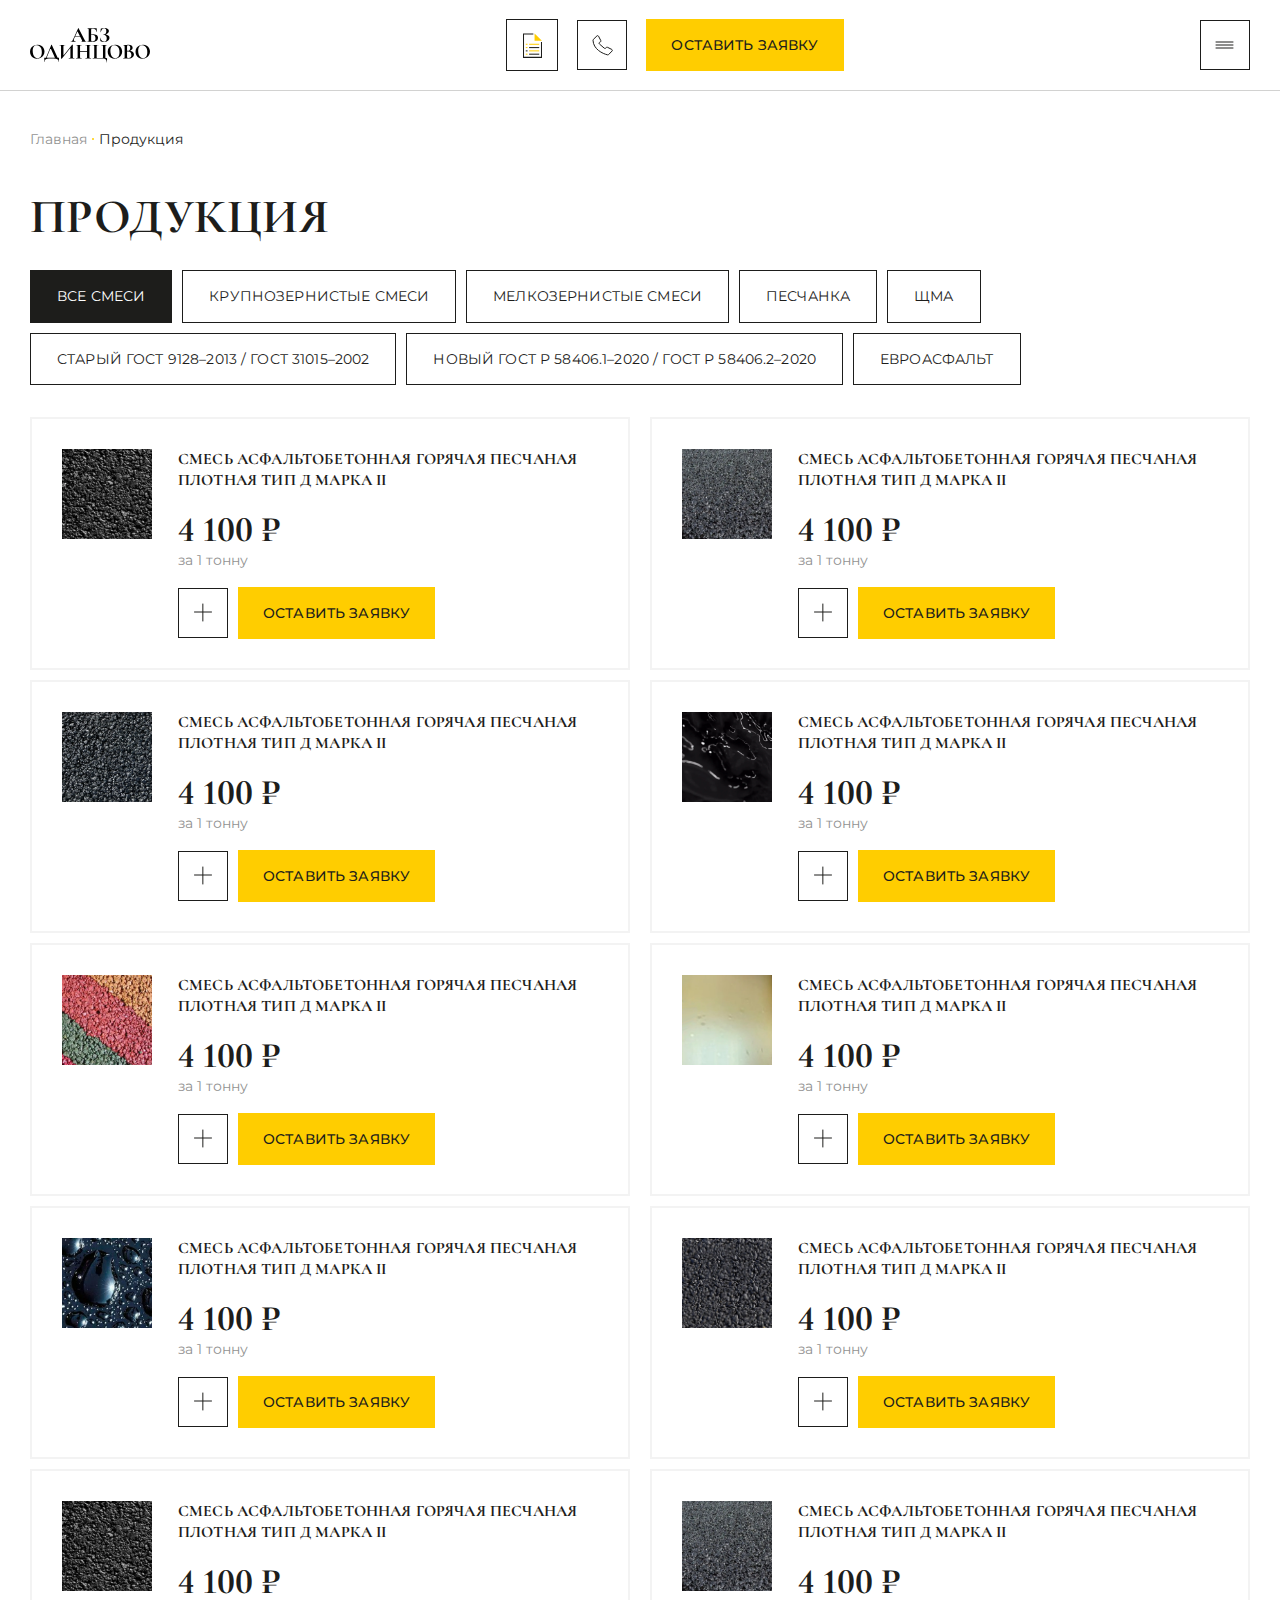
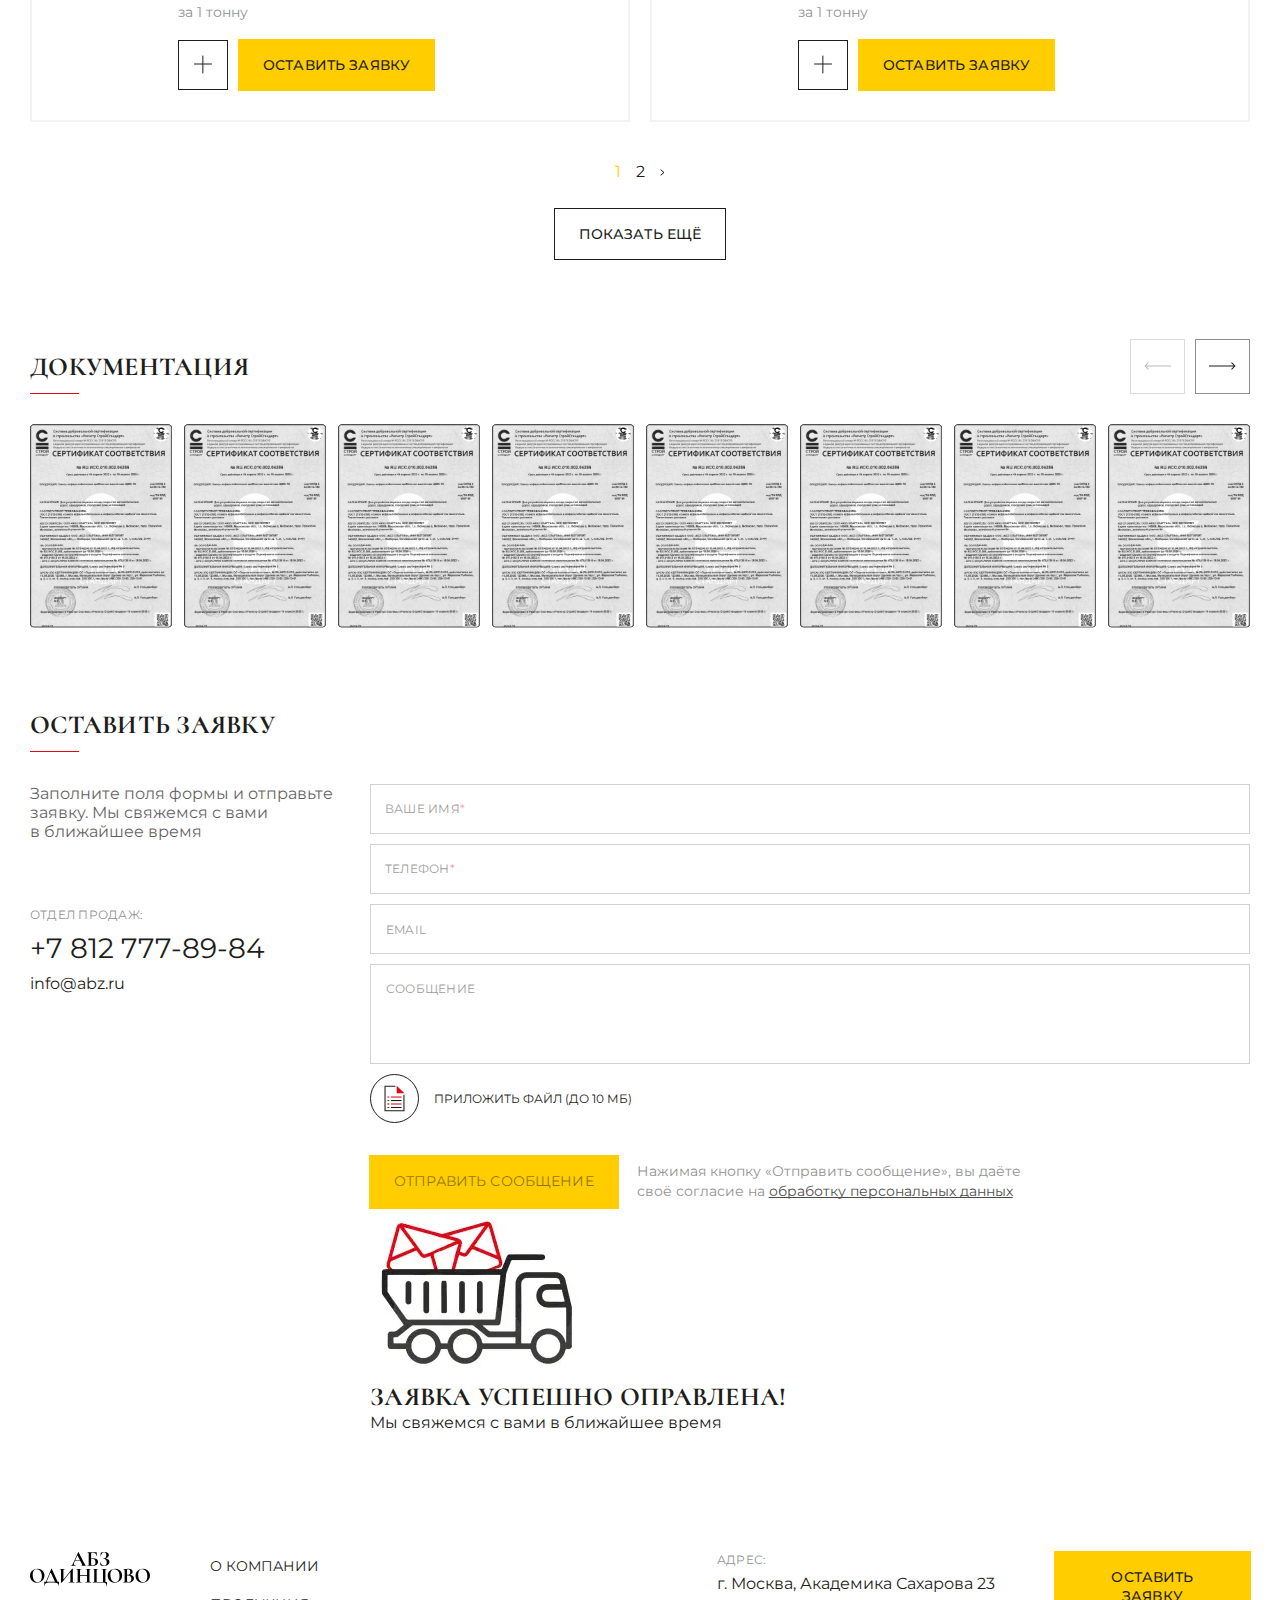
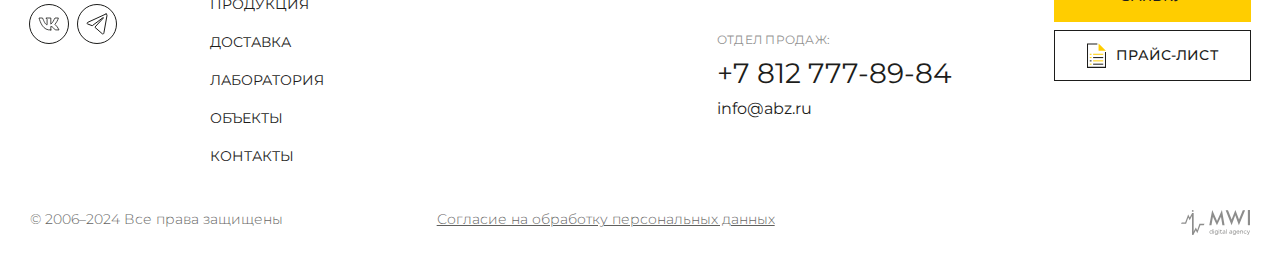
<file: catalog.html>
<!DOCTYPE html>
<html lang="ru">
    <head>
        <meta charset="UTF-8">
        <meta http-equiv="X-UA-Compatible" content="IE=edge">
        <meta http-equiv="Cache-Control" content="no-cache">
        <meta name="viewport" content="user-scalable=no, width=device-width, height=device-height">
        <meta name="description" content="Один из крупнейших поставщиков высококачественных асфальтобетонных смесей в России.">
        <meta name="keywords" content="Ключевые слова">
        <title>АБЗ Одинцово</title>
        <meta name="robots" content="index, follow">
        <meta name="HandheldFriendly" content="True">
        <meta name="format-detection" content="telephone=no">
        <meta name="format-detection" content="date=no">
        <meta name="format-detection" content="address=no">
        <meta name="format-detection" content="email=no">
        <meta name="application-name" content="АБЗ Одинцово">
        <meta name="color-scheme" content="only light">
        <meta property="og:title" content="АБЗ Одинцово">
        <meta property="og:type" content="website">
        <meta property="og:description" content="Один из крупнейших поставщиков высококачественных асфальтобетонных смесей в России.">
        <meta property="og:image" content="images/opengraph.webp">
        <meta property="og:site_name" content="АБЗ Одинцово">
        <link rel="icon" href="images/favicon.png" type="image/png">
        <link rel="stylesheet" href="https://cdn.jsdelivr.net/npm/swiper@11/swiper-bundle.min.css">
        <link rel="stylesheet" href="css/common.css">
        <link rel="stylesheet" href="css/catalog.css">
        <script defer src="https://cdn.jsdelivr.net/npm/swiper@11/swiper-bundle.min.js"></script>
        <script defer src="scripts/main.js"></script>
        <script defer src="scripts/phone.js"></script>
        <script defer src="scripts/modal.js"></script>
        <script defer src="scripts/tabs.js"></script>
        <script defer src="scripts/observer.js"></script>
        <script defer src="scripts/ajax.js" data-reload></script>
    </head>
    <body>
        <header>
            <div class="container">
                <div class="mobile_menu" onclick="headerMenu(this)">
                    <div class="menu_icon"><svg width="19" height="8" viewBox="0 0 19 8" fill="none" xmlns="http://www.w3.org/2000/svg">
<path d="M1 1H18" stroke="#1D1D1B" stroke-linecap="round"/>
<path d="M1 4H18" stroke="#1D1D1B" stroke-linecap="round"/>
<path d="M1 7H18" stroke="#1D1D1B" stroke-linecap="round"/>
</svg>

                    </div>
                    <div class="cross_icon"><svg width="11" height="11" viewBox="0 0 11 11" fill="none" xmlns="http://www.w3.org/2000/svg">
<path d="M10 1L1.16871 10" stroke="#1D1D1B" stroke-linecap="round"/>
<path d="M1 1L9.83129 10" stroke="#1D1D1B" stroke-linecap="round"/>
</svg>

                    </div>
                </div><a class="logotype" href="index.html"><svg width="150" height="44" viewBox="0 0 150 44" fill="none" xmlns="http://www.w3.org/2000/svg">
<path d="M93.0155 17.1153C93.9724 17.1153 94.6945 16.7091 95.182 15.8966C95.6875 15.0661 95.9403 14.0551 95.9403 12.8635C95.9403 11.4012 95.5521 10.2999 94.7758 9.55964C94.0175 8.80137 92.9342 8.42223 91.526 8.42223C91.4538 8.42223 91.4177 8.36807 91.4177 8.25975C91.4177 8.15142 91.4538 8.09726 91.526 8.09726C92.8259 8.09726 93.7918 7.75423 94.4237 7.06818C95.0737 6.38212 95.3986 5.41623 95.3986 4.1705C95.3986 2.92476 95.182 1.97692 94.7487 1.32698C94.3334 0.677029 93.7106 0.352055 92.8801 0.352055C92.2662 0.352055 91.6524 0.568704 91.0386 1.002C90.4247 1.41725 89.8831 1.99498 89.4137 2.7352C88.9443 3.47541 88.5922 4.3059 88.3575 5.22666C88.3395 5.28082 88.2853 5.29888 88.195 5.28082C88.1048 5.26277 88.0596 5.23569 88.0596 5.19958L88.4388 1.35406C88.4749 1.13741 88.511 0.992975 88.5471 0.920758C88.5832 0.848543 88.6825 0.785354 88.845 0.731191C90.2352 0.24373 91.6795 0 93.178 0C94.3695 0 95.3716 0.171514 96.184 0.514541C96.9964 0.839515 97.6012 1.28184 97.9984 1.84152C98.4137 2.38314 98.6213 2.97892 98.6213 3.62887C98.6213 4.44131 98.3324 5.19958 97.7547 5.90369C97.195 6.58974 96.4909 7.14942 95.6424 7.58272C94.7938 8.01602 93.9814 8.25975 93.2051 8.31391L93.5842 8.09726C94.6855 8.09726 95.6694 8.2778 96.536 8.63888C97.4207 8.98191 98.1067 9.4784 98.5942 10.1283C99.0997 10.7783 99.3525 11.5366 99.3525 12.4032C99.3525 13.3781 99.0365 14.2627 98.4046 15.0571C97.7727 15.8334 96.9242 16.4473 95.859 16.8986C94.7938 17.3319 93.6293 17.5486 92.3655 17.5486C91.5531 17.5486 90.7768 17.4583 90.0366 17.2778C89.2963 17.0972 88.7276 16.8445 88.3305 16.5195C88.168 16.4292 88.0687 16.357 88.0326 16.3028C87.9965 16.2306 87.9694 16.0952 87.9513 15.8966L87.6263 12.2407C87.6263 12.2046 87.6715 12.1775 87.7617 12.1594C87.8701 12.1414 87.9333 12.1594 87.9513 12.2136C88.0958 13.1344 88.4117 13.9739 88.8992 14.7321C89.4047 15.4724 90.0185 16.0591 90.7407 16.4924C91.4628 16.9077 92.2211 17.1153 93.0155 17.1153Z" fill="black"/>
<path d="M78.9088 17.3319C78.4213 17.3319 77.8346 17.3048 77.1485 17.2506C76.8777 17.2326 76.5437 17.2145 76.1465 17.1965C75.7674 17.1784 75.3431 17.1694 74.8737 17.1694L72.8968 17.1965C72.5357 17.2145 72.0482 17.2236 71.4344 17.2236C71.3802 17.2236 71.3531 17.1694 71.3531 17.0611C71.3531 16.9528 71.3802 16.8986 71.4344 16.8986C72.0121 16.8986 72.4274 16.8535 72.6801 16.7632C72.9509 16.6729 73.1315 16.5014 73.2217 16.2486C73.3301 15.9778 73.3842 15.5716 73.3842 15.03V2.49142C73.3842 1.9498 73.3391 1.55261 73.2488 1.29985C73.1586 1.0471 72.978 0.875581 72.7072 0.785311C72.4364 0.676986 72.0212 0.622824 71.4615 0.622824C71.4254 0.622824 71.4073 0.568662 71.4073 0.460338C71.4073 0.352014 71.4254 0.297852 71.4615 0.297852H82.8085C83.0612 0.297852 83.2147 0.333959 83.2689 0.406175C83.3411 0.478391 83.3772 0.667959 83.3772 0.974879L83.5938 5.09121C83.5938 5.14538 83.5487 5.17246 83.4584 5.17246C83.3681 5.17246 83.305 5.14538 83.2689 5.09121C82.998 3.70105 82.4925 2.66294 81.7523 1.97688C81.0301 1.27277 80.1274 0.920716 79.0442 0.920716H77.9068C77.3291 0.920716 76.9319 1.0471 76.7152 1.29985C76.5166 1.53456 76.4173 1.98591 76.4173 2.65391V15.03C76.4173 15.5716 76.5437 15.9778 76.7965 16.2486C77.0673 16.5195 77.5999 16.6549 78.3942 16.6549C79.5858 16.6549 80.4614 16.3479 81.0211 15.7341C81.5808 15.1022 81.8606 14.1814 81.8606 12.9718C81.8606 11.4192 81.4905 10.2727 80.7503 9.53252C80.0101 8.7923 78.972 8.42219 77.636 8.42219C76.9499 8.42219 76.1194 8.53954 75.1445 8.77425L74.982 8.15138C76.1555 7.82641 77.3561 7.66392 78.5838 7.66392C80.4434 7.66392 81.978 8.06111 83.1876 8.85549C84.4153 9.64987 85.0291 10.7963 85.0291 12.2948C85.0291 13.2336 84.7673 14.0912 84.2438 14.8675C83.7202 15.6258 82.989 16.2306 82.0502 16.6819C81.1114 17.1152 80.0642 17.3319 78.9088 17.3319Z" fill="black"/>
<path d="M55.9759 10.2638H63.7753L63.9648 11.0221H55.5697L55.9759 10.2638ZM70.356 16.8987C70.4463 16.8987 70.4914 16.9529 70.4914 17.0612C70.4914 17.1695 70.4463 17.2237 70.356 17.2237C69.9949 17.2237 69.4352 17.2056 68.677 17.1695C67.8826 17.1334 67.3139 17.1154 66.9709 17.1154C66.5195 17.1154 65.9688 17.1334 65.3189 17.1695C64.7051 17.2056 64.2176 17.2237 63.8565 17.2237C63.7843 17.2237 63.7482 17.1695 63.7482 17.0612C63.7482 16.9529 63.7843 16.8987 63.8565 16.8987C64.3259 16.8987 64.6599 16.8536 64.8585 16.7633C65.0752 16.655 65.1835 16.4744 65.1835 16.2217C65.1835 15.9148 65.003 15.4002 64.6419 14.6781L59.1444 3.81851L60.4714 1.48954L55.0822 13.3782C54.8475 13.9017 54.7302 14.3892 54.7302 14.8405C54.7302 15.4905 54.9559 15.996 55.4072 16.3571C55.8766 16.7182 56.4995 16.8987 57.2758 16.8987C57.3661 16.8987 57.4112 16.9529 57.4112 17.0612C57.4112 17.1695 57.3661 17.2237 57.2758 17.2237C56.9508 17.2237 56.4814 17.2056 55.8676 17.1695C55.1815 17.1334 54.5857 17.1154 54.0802 17.1154C53.5928 17.1154 53.006 17.1334 52.32 17.1695C51.7061 17.2056 51.2096 17.2237 50.8305 17.2237C50.7583 17.2237 50.7222 17.1695 50.7222 17.0612C50.7222 16.9529 50.7583 16.8987 50.8305 16.8987C51.336 16.8987 51.7603 16.7994 52.1033 16.6008C52.4463 16.3842 52.7894 16.0141 53.1324 15.4905C53.4754 14.9489 53.8816 14.1545 54.351 13.1073L60.2276 0.189642C60.2638 0.13548 60.345 0.108398 60.4714 0.108398C60.6158 0.108398 60.6971 0.13548 60.7151 0.189642L67.4854 13.5136C68.1173 14.7954 68.6409 15.6801 69.0561 16.1675C69.4713 16.655 69.9046 16.8987 70.356 16.8987Z" fill="black"/>
<path d="M140.495 38.3801C138.815 38.3801 137.317 37.992 135.999 37.2156C134.699 36.4213 133.688 35.3561 132.966 34.0201C132.262 32.666 131.91 31.1946 131.91 29.6058C131.91 27.7463 132.379 26.1575 133.318 24.8396C134.257 23.5035 135.457 22.5015 136.92 21.8335C138.4 21.1655 139.908 20.8315 141.442 20.8315C143.157 20.8315 144.665 21.2378 145.965 22.0502C147.265 22.8446 148.258 23.9007 148.944 25.2187C149.648 26.5366 150 27.9358 150 29.4163C150 31.0592 149.567 32.5667 148.7 33.9388C147.834 35.3109 146.669 36.3942 145.207 37.1886C143.762 37.9829 142.192 38.3801 140.495 38.3801ZM141.388 37.7031C142.399 37.7031 143.302 37.4142 144.096 36.8365C144.909 36.2407 145.541 35.3831 145.992 34.2638C146.443 33.1264 146.669 31.7723 146.669 30.2016C146.669 28.5406 146.416 27.0602 145.911 25.7603C145.405 24.4424 144.674 23.4133 143.717 22.6731C142.76 21.9328 141.641 21.5627 140.359 21.5627C138.716 21.5627 137.452 22.1856 136.568 23.4313C135.683 24.659 135.241 26.3832 135.241 28.6038C135.241 30.3551 135.503 31.9258 136.026 33.3159C136.568 34.6881 137.299 35.7623 138.22 36.5386C139.159 37.3149 140.215 37.7031 141.388 37.7031Z" fill="black"/>
<path d="M123.836 28.4957C125.046 28.4957 126.111 28.6942 127.031 29.0914C127.97 29.4886 128.692 30.0393 129.198 30.7434C129.703 31.4475 129.956 32.2509 129.956 33.1536C129.956 34.0924 129.685 34.941 129.144 35.6992C128.602 36.4575 127.853 37.0623 126.896 37.5137C125.939 37.947 124.874 38.1636 123.701 38.1636C123.195 38.1636 122.617 38.1365 121.967 38.0824C121.715 38.0643 121.399 38.0463 121.019 38.0282C120.658 38.0102 120.252 38.0011 119.801 38.0011L117.824 38.0282C117.463 38.0463 116.975 38.0553 116.362 38.0553C116.307 38.0553 116.28 38.0011 116.28 37.8928C116.28 37.7845 116.307 37.7303 116.362 37.7303C116.885 37.7303 117.282 37.6852 117.553 37.5949C117.824 37.4866 118.013 37.306 118.122 37.0533C118.248 36.7825 118.311 36.3853 118.311 35.8617V23.3232C118.311 22.5649 118.185 22.0684 117.932 21.8337C117.679 21.5809 117.165 21.4546 116.389 21.4546C116.352 21.4546 116.334 21.4004 116.334 21.2921C116.334 21.1837 116.352 21.1296 116.389 21.1296L117.824 21.1567C118.654 21.1928 119.313 21.2108 119.801 21.2108C120.306 21.2108 120.83 21.1837 121.372 21.1296C121.552 21.1115 121.823 21.0935 122.184 21.0754C122.545 21.0574 122.861 21.0483 123.132 21.0483C124.775 21.0483 126.048 21.3462 126.95 21.942C127.853 22.5378 128.304 23.4044 128.304 24.5418C128.304 25.5889 127.889 26.5187 127.059 27.3312C126.246 28.1255 125.073 28.6762 123.538 28.9831L123.836 28.4957ZM122.726 21.6441C122.202 21.6441 121.841 21.7705 121.642 22.0233C121.444 22.258 121.344 22.7093 121.344 23.3773V28.6852L120.342 28.4957C121.137 28.5318 121.832 28.5498 122.428 28.5498C123.367 28.5498 124.089 28.1978 124.594 27.4937C125.1 26.7895 125.352 25.8868 125.352 24.7855C125.352 23.7565 125.127 22.9801 124.675 22.4566C124.224 21.9149 123.574 21.6441 122.726 21.6441ZM123.24 37.4866C125.605 37.4866 126.788 36.2589 126.788 33.8036C126.788 32.4134 126.454 31.3121 125.786 30.4997C125.118 29.6872 124.107 29.281 122.753 29.281C121.868 29.281 121.101 29.3352 120.451 29.4435L121.344 29.1185V35.8617C121.344 36.4575 121.462 36.8818 121.697 37.1345C121.931 37.3692 122.446 37.4866 123.24 37.4866Z" fill="black"/>
<path d="M105.724 38.3801C104.045 38.3801 102.546 37.992 101.228 37.2156C99.9285 36.4213 98.9175 35.3561 98.1953 34.0201C97.4912 32.666 97.1392 31.1946 97.1392 29.6058C97.1392 27.7463 97.6086 26.1575 98.5474 24.8396C99.4862 23.5035 100.687 22.5015 102.149 21.8335C103.63 21.1655 105.137 20.8315 106.672 20.8315C108.387 20.8315 109.894 21.2378 111.194 22.0502C112.494 22.8446 113.487 23.9007 114.173 25.2187C114.877 26.5366 115.229 27.9358 115.229 29.4163C115.229 31.0592 114.796 32.5667 113.929 33.9388C113.063 35.3109 111.898 36.3942 110.436 37.1886C108.992 37.9829 107.421 38.3801 105.724 38.3801ZM106.618 37.7031C107.629 37.7031 108.531 37.4142 109.326 36.8365C110.138 36.2407 110.77 35.3831 111.221 34.2638C111.673 33.1264 111.898 31.7723 111.898 30.2016C111.898 28.5406 111.646 27.0602 111.14 25.7603C110.635 24.4424 109.903 23.4133 108.947 22.6731C107.99 21.9328 106.87 21.5627 105.588 21.5627C103.946 21.5627 102.682 22.1856 101.797 23.4313C100.912 24.659 100.47 26.3832 100.47 28.6038C100.47 30.3551 100.732 31.9258 101.255 33.3159C101.797 34.6881 102.528 35.7623 103.449 36.5386C104.388 37.3149 105.444 37.7031 106.618 37.7031Z" fill="black"/>
<path d="M95.9715 43.1195C95.9715 41.4766 95.5743 40.2218 94.7799 39.3552C93.9855 38.4886 92.8391 38.0553 91.3406 38.0553H78.1792C78.1431 38.0553 78.125 38.0012 78.125 37.8929C78.125 37.7845 78.1431 37.7304 78.1792 37.7304C78.8111 37.7304 79.2714 37.6852 79.5603 37.595C79.8492 37.5047 80.0478 37.3332 80.1561 37.0804C80.2644 36.8096 80.3186 36.4034 80.3186 35.8618V23.3232C80.3186 22.7816 80.2644 22.3844 80.1561 22.1316C80.0478 21.8789 79.8492 21.7074 79.5603 21.6171C79.2714 21.5088 78.8111 21.4546 78.1792 21.4546C78.1431 21.4546 78.125 21.4004 78.125 21.2921C78.125 21.1838 78.1431 21.1296 78.1792 21.1296L79.6415 21.1567C80.472 21.1928 81.14 21.2109 81.6455 21.2109C82.2594 21.2109 83.0357 21.1928 83.9745 21.1567L85.5723 21.1296C85.6084 21.1296 85.6265 21.1838 85.6265 21.2921C85.6265 21.4004 85.6084 21.4546 85.5723 21.4546C84.9043 21.4546 84.4168 21.5088 84.1099 21.6171C83.803 21.7074 83.5954 21.8789 83.4871 22.1316C83.3787 22.3844 83.3246 22.7816 83.3246 23.3232V35.8076C83.3246 36.4215 83.3426 36.8277 83.3787 37.0263C83.4329 37.2249 83.5412 37.3512 83.7037 37.4054C83.8662 37.4596 84.1912 37.4866 84.6786 37.4866H89.7428C90.2844 37.4866 90.6455 37.4596 90.8261 37.4054C91.0066 37.3512 91.1149 37.2249 91.151 37.0263C91.2052 36.8277 91.2323 36.4215 91.2323 35.8076V23.3232C91.2323 22.7816 91.1781 22.3844 91.0698 22.1316C90.9615 21.8789 90.7538 21.7074 90.4469 21.6171C90.14 21.5088 89.6525 21.4546 88.9845 21.4546C88.9484 21.4546 88.9304 21.4004 88.9304 21.2921C88.9304 21.1838 88.9484 21.1296 88.9845 21.1296L90.5823 21.1567C91.5211 21.1928 92.2975 21.2109 92.9113 21.2109C93.4168 21.2109 94.0848 21.1928 94.9153 21.1567L96.3777 21.1296C96.4138 21.1296 96.4318 21.1838 96.4318 21.2921C96.4318 21.4004 96.4138 21.4546 96.3777 21.4546C95.7458 21.4546 95.2854 21.5088 94.9965 21.6171C94.7077 21.7074 94.5091 21.8789 94.4008 22.1316C94.2924 22.3844 94.2383 22.7816 94.2383 23.3232V35.8618C94.2383 36.5298 94.2654 36.9811 94.3195 37.2158C94.3917 37.4325 94.5271 37.5769 94.7257 37.6491C94.9424 37.7033 95.3667 37.7304 95.9986 37.7304C96.143 37.7304 96.2333 37.7484 96.2694 37.7845C96.3235 37.8206 96.3506 37.9109 96.3506 38.0553C96.3506 38.4706 96.3416 38.8136 96.3235 39.0844C96.2874 40.0955 96.2694 41.4405 96.2694 43.1195C96.2694 43.2098 96.2152 43.2549 96.1069 43.2549C96.0166 43.2549 95.9715 43.2098 95.9715 43.1195Z" fill="black"/>
<path d="M71.2969 23.3774C71.2969 22.8357 71.2427 22.4386 71.1344 22.1858C71.0261 21.915 70.8184 21.7254 70.5115 21.6171C70.2046 21.5088 69.7171 21.4546 69.0491 21.4546C68.995 21.4546 68.9679 21.4004 68.9679 21.2921C68.9679 21.1838 68.995 21.1296 69.0491 21.1296L70.3761 21.1567C71.2788 21.1928 72.0913 21.2109 72.8134 21.2109C73.3009 21.2109 73.996 21.1928 74.8987 21.1567L76.4152 21.1296C76.4694 21.1296 76.4965 21.1838 76.4965 21.2921C76.4965 21.4004 76.4694 21.4546 76.4152 21.4546C75.8014 21.4546 75.341 21.5088 75.0341 21.6171C74.7452 21.7074 74.5466 21.8789 74.4383 22.1316C74.348 22.3844 74.3029 22.7816 74.3029 23.3232V35.8618C74.3029 36.4034 74.348 36.8096 74.4383 37.0804C74.5466 37.3332 74.7452 37.5047 75.0341 37.595C75.3229 37.6852 75.7833 37.7304 76.4152 37.7304C76.4694 37.7304 76.4965 37.7845 76.4965 37.8929C76.4965 38.0012 76.4694 38.0553 76.4152 38.0553C75.7833 38.0553 75.2778 38.0463 74.8987 38.0283L72.8134 38.0012L70.3761 38.0283C70.0511 38.0463 69.6088 38.0553 69.0491 38.0553C68.995 38.0553 68.9679 38.0012 68.9679 37.8929C68.9679 37.7845 68.995 37.7304 69.0491 37.7304C69.7171 37.7304 70.2046 37.6852 70.5115 37.595C70.8184 37.5047 71.0261 37.3332 71.1344 37.0804C71.2427 36.8277 71.2969 36.4215 71.2969 35.8618V23.3774ZM60.9519 28.8748H72.678V29.6331H60.9519V28.8748ZM59.5437 23.3232C59.5437 22.7816 59.4895 22.3844 59.3812 22.1316C59.2729 21.8789 59.0743 21.7074 58.7854 21.6171C58.5146 21.5088 58.0723 21.4546 57.4584 21.4546C57.4043 21.4546 57.3772 21.4004 57.3772 21.2921C57.3772 21.1838 57.4043 21.1296 57.4584 21.1296L58.9208 21.1567C59.7513 21.1928 60.4193 21.2109 60.9248 21.2109C61.6109 21.2109 62.4052 21.1928 63.3079 21.1567L64.7974 21.1296C64.8335 21.1296 64.8516 21.1838 64.8516 21.2921C64.8516 21.4004 64.8335 21.4546 64.7974 21.4546C64.1475 21.4546 63.669 21.5088 63.3621 21.6171C63.0552 21.7254 62.8385 21.915 62.7122 22.1858C62.6038 22.4386 62.5497 22.8357 62.5497 23.3774V35.8618C62.5497 36.4034 62.6038 36.8096 62.7122 37.0804C62.8205 37.3332 63.0281 37.5047 63.335 37.595C63.6419 37.6852 64.1294 37.7304 64.7974 37.7304C64.8335 37.7304 64.8516 37.7845 64.8516 37.8929C64.8516 38.0012 64.8335 38.0553 64.7974 38.0553C64.1655 38.0553 63.66 38.0463 63.2809 38.0283L60.9248 38.0012L58.8937 38.0283C58.5326 38.0463 58.0361 38.0553 57.4043 38.0553C57.3681 38.0553 57.3501 38.0012 57.3501 37.8929C57.3501 37.7845 57.3681 37.7304 57.4043 37.7304C58.0361 37.7304 58.4965 37.6852 58.7854 37.595C59.0743 37.5047 59.2729 37.3332 59.3812 37.0804C59.4895 36.8096 59.5437 36.4034 59.5437 35.8618V23.3232Z" fill="black"/>
<path d="M52.608 20.9399C52.6621 20.8857 52.7975 20.8586 53.0142 20.8586C53.1406 20.8586 53.2579 20.8767 53.3662 20.9128C53.4746 20.9489 53.5287 20.994 53.5287 21.0482V35.8616C53.5287 36.4032 53.5829 36.8094 53.6912 37.0802C53.7995 37.333 53.9981 37.5045 54.287 37.5948C54.5759 37.6851 55.0272 37.7302 55.641 37.7302C55.6952 37.7302 55.7223 37.7844 55.7223 37.8927C55.7223 38.001 55.6952 38.0552 55.641 38.0552C55.0092 38.0552 54.5036 38.0461 54.1245 38.0281L52.0393 38.001L49.602 38.0281C49.277 38.0461 48.8347 38.0552 48.275 38.0552C48.2208 38.0552 48.1937 38.001 48.1937 37.8927C48.1937 37.7844 48.2208 37.7302 48.275 37.7302C48.943 37.7302 49.4304 37.6851 49.7374 37.5948C50.0443 37.5045 50.2519 37.333 50.3602 37.0802C50.4685 36.8275 50.5227 36.4213 50.5227 35.8616V23.9188L51.4164 23.6751L39.6903 38.3531C39.6361 38.4072 39.5007 38.4343 39.284 38.4343C38.941 38.4343 38.7695 38.3711 38.7695 38.2447V23.323C38.7695 22.7814 38.7153 22.3842 38.607 22.1315C38.4987 21.8787 38.3001 21.7072 38.0112 21.6169C37.7224 21.5086 37.271 21.4544 36.6572 21.4544C36.603 21.4544 36.5759 21.4003 36.5759 21.2919C36.5759 21.1836 36.603 21.1295 36.6572 21.1295L38.1737 21.1565C39.0764 21.1926 39.7715 21.2107 40.259 21.2107C40.9811 21.2107 41.7936 21.1926 42.6963 21.1565L44.0232 21.1295C44.0774 21.1295 44.1045 21.1836 44.1045 21.2919C44.1045 21.4003 44.0774 21.4544 44.0232 21.4544C43.3552 21.4544 42.8678 21.5086 42.5609 21.6169C42.2539 21.7072 42.0463 21.8787 41.938 22.1315C41.8297 22.3842 41.7755 22.7814 41.7755 23.323V35.3741L40.8818 35.6179L52.608 20.9399Z" fill="black"/>
<path d="M26.644 21.0212C26.6801 20.967 26.7703 20.9399 26.9148 20.9399C27.0592 20.9399 27.1405 20.967 27.1585 21.0212L34.9579 38.0552H31.5998L25.5066 24.7313L26.9148 22.3211L20.4424 38.0552H19.5758L26.644 21.0212ZM18.0322 42.4965C18.0322 40.98 17.969 39.6981 17.8426 38.651C17.7884 38.308 17.7614 37.974 17.7614 37.649C17.7614 37.5046 17.7704 37.4143 17.7884 37.3782C17.8245 37.3421 17.9058 37.324 18.0322 37.324H35.9599C36.1224 37.324 36.2126 37.3421 36.2307 37.3782C36.2668 37.3962 36.2849 37.4865 36.2849 37.649C36.2849 37.7212 36.2668 37.974 36.2307 38.4073C36.0863 39.6169 36.014 40.98 36.014 42.4965C36.014 42.5868 35.9599 42.6319 35.8516 42.6319C35.7613 42.6319 35.7161 42.5868 35.7161 42.4965C35.7161 41.0522 35.1926 39.9509 34.1454 39.1926C33.1164 38.4344 31.6269 38.0552 29.6771 38.0552H23.665C21.9499 38.0552 20.632 38.4344 19.7112 39.1926C18.8085 39.9509 18.3571 41.0522 18.3571 42.4965C18.3571 42.5868 18.303 42.6319 18.1947 42.6319C18.0863 42.6319 18.0322 42.5868 18.0322 42.4965Z" fill="black"/>
<path d="M8.58472 38.3801C6.90569 38.3801 5.4072 37.992 4.08925 37.2156C2.78936 36.4213 1.77833 35.3561 1.05616 34.0201C0.352055 32.666 0 31.1946 0 29.6058C0 27.7463 0.469406 26.1575 1.40822 24.8396C2.34703 23.5035 3.54763 22.5015 5.01001 21.8335C6.49045 21.1655 7.99796 20.8315 9.53256 20.8315C11.2477 20.8315 12.7552 21.2378 14.0551 22.0502C15.355 22.8446 16.348 23.9007 17.034 25.2187C17.7381 26.5366 18.0902 27.9358 18.0902 29.4163C18.0902 31.0592 17.6569 32.5667 16.7903 33.9388C15.9237 35.3109 14.7592 36.3942 13.2968 37.1886C11.8525 37.9829 10.2818 38.3801 8.58472 38.3801ZM9.4784 37.7031C10.4894 37.7031 11.3921 37.4142 12.1865 36.8365C12.9989 36.2407 13.6308 35.3831 14.0822 34.2638C14.5335 33.1264 14.7592 31.7723 14.7592 30.2016C14.7592 28.5406 14.5065 27.0602 14.0009 25.7603C13.4954 24.4424 12.7642 23.4133 11.8074 22.6731C10.8505 21.9328 9.73116 21.5627 8.44932 21.5627C6.80639 21.5627 5.54261 22.1856 4.65796 23.4313C3.7733 24.659 3.33098 26.3832 3.33098 28.6038C3.33098 30.3551 3.59276 31.9258 4.11633 33.3159C4.65796 34.6881 5.38915 35.7623 6.3099 36.5386C7.24872 37.3149 8.30488 37.7031 9.4784 37.7031Z" fill="black"/>
</svg>
</a>
                <menu>
                    <li><a href="about.html">О компании</a></li>
                    <li><a href="catalog.html">Продукция</a></li>
                    <li><a href="delivery.html">Доставка</a></li>
                    <li><a href="laboratory.html">Лаборатория</a></li>
                    <li><a href="objects.html">Объекты</a></li>
                    <li><a href="contacts.html">Контакты</a></li>
                </menu>
                <div class="contact">
                    <div class="price"><img class="black" src="images/pricelist.svg" alt=""><img class="white" src="images/pricelist_white.svg" alt=""><span>Прайс-лист</span></div><a class="phone" href="tel:+7 812 777-89-84"><svg width="21" height="21" viewBox="0 0 21 21" fill="none" xmlns="http://www.w3.org/2000/svg">
<path d="M4.93446 0.936737L1.30292 4.4674C1.10926 4.65568 0.998191 4.91792 1.00663 5.18789C1.28902 14.2233 10.5257 18.6471 15.6505 19.88C15.9823 19.9598 16.3281 19.8524 16.5668 19.6086L20.0448 16.0552C20.5178 15.572 20.3848 14.7684 19.7814 14.4633L15.5143 12.306C15.1333 12.1134 14.6721 12.1839 14.366 12.4815L13.6578 13.17C13.2857 13.5318 12.6987 13.5487 12.3063 13.2091L7.40113 8.96362C6.87213 8.50576 6.96475 7.66013 7.58033 7.32764L8.37832 6.89663C8.85904 6.63699 9.04238 6.03958 8.79007 5.55497L6.51852 1.19194C6.20921 0.597837 5.4147 0.469837 4.93446 0.936737Z" stroke="#000000"/>
</svg>
<span>+7 812 777-89-84</span></a>
                    <button class="yellow" data-modal-target="proposal"><span>Оставить заявку</span></button>
                </div>
            </div>
        </header>
        <section class="menu">
            <div class="mobile_wrap">
                <menu>
                    <li><a href="about.html">О компании</a></li>
                    <li><a href="catalog.html">Продукция</a></li>
                    <li><a href="delivery.html">Доставка</a></li>
                    <li><a href="laboratory.html">Лаборатория</a></li>
                    <li><a href="objects.html">Объекты</a></li>
                    <li><a href="contacts.html">Контакты</a></li>
                </menu><a class="phone" href="tel:+7 812 777-89-84"><svg width="21" height="21" viewBox="0 0 21 21" fill="none" xmlns="http://www.w3.org/2000/svg">
<path d="M4.93446 0.936737L1.30292 4.4674C1.10926 4.65568 0.998191 4.91792 1.00663 5.18789C1.28902 14.2233 10.5257 18.6471 15.6505 19.88C15.9823 19.9598 16.3281 19.8524 16.5668 19.6086L20.0448 16.0552C20.5178 15.572 20.3848 14.7684 19.7814 14.4633L15.5143 12.306C15.1333 12.1134 14.6721 12.1839 14.366 12.4815L13.6578 13.17C13.2857 13.5318 12.6987 13.5487 12.3063 13.2091L7.40113 8.96362C6.87213 8.50576 6.96475 7.66013 7.58033 7.32764L8.37832 6.89663C8.85904 6.63699 9.04238 6.03958 8.79007 5.55497L6.51852 1.19194C6.20921 0.597837 5.4147 0.469837 4.93446 0.936737Z" stroke="#000000"/>
</svg>
<span>+7 812 777-89-84</span></a>
                <button class="yellow" data-modal-target="proposal"><span>Оставить заявку</span></button>
                <div class="price"><img src="images/pricelist.svg" alt=""><span>Прайс-лист</span></div>
            </div>
        </section>
        <main>
            <section class="products">
                <div class="container">
                    <div class="breadcrumbs"><a href="index.html">Главная</a>
                        <div class="dot"></div><span>Продукция</span>
                    </div>
                    <h1>Продукция</h1>
                    <div class="tags">
                        <div class="overflow">
                            <div class="tag opened">Все смеси</div>
                            <div class="tag">Крупнозернистые смеси</div>
                            <div class="tag">Мелкозернистые смеси</div>
                            <div class="tag">Песчанка</div>
                            <div class="tag">ЩМА</div>
                            <div class="tag">Старый ГОСТ 9128–2013 / ГОСТ 31015–2002</div>
                            <div class="tag">Новый ГОСТ Р 58406.1–2020 / ГОСТ Р 58406.2–2020</div>
                            <div class="tag">Евроасфальт</div>
                        </div>
                    </div>
                    <div class="products">
                                    <div class="product">
                                        <div class="main"><img class="image" src="images/webp/7.webp" alt="Смесь асфальтобетонная горячая песчаная плотная тип Д марка II">
                                            <h3>Смесь асфальтобетонная горячая песчаная плотная тип Д марка II</h3>
                                            <div class="price"><strong>4 100 ₽</strong><span>за 1 тонну</span></div>
                                            <div class="order">
                                                <button class="yellow" data-modal-target="proposal"><span>Оставить заявку</span></button>
                                                <div class="more" onclick="openProduct(this)"><img src="images/more.svg" alt=""></div>
                                            </div>
                                        </div>
                                        <div class="additional">
                                            <div class="wrap">
                                                <div class="note"><span>Смесь асфальтобетонная горячая песчаная плотная тип Д марка II создаётся по стандарту ГОСТ 9128–2013</span></div>
                                                <div class="usage"><strong>Применение:</strong><img src="images/webp/certificate.webp" alt="">
                                                    <div class="text"><span>Данный состав широко применяется при создании детских и спортивных площадок со средним уровнем нагрузки. Смесь оптимально подходит для формирования пешеходных аллей, тротуаров и зон отдыха в парках. Поскольку состав очень эластичный, с его помощью легко заполнить выбоины и формы. Поэтому одна из сфер его применения — ремонт «заплатками». Устойчивость к воздействию бактерий и грибков даже в условиях повышенной влажности способствует активному использованию смеси для отделки территорий лечебных и образовательных учреждений. Благодаря отсутствию щебня смесь получилась лёгкой и её вес ниже большинства стандартных асфальтобетонных смесей, что в свою очередь снижает нагрузку на различные конструкции.</span></div>
                                                    <button class="yellow" data-modal-target="proposal"><span>Оставить заявку</span></button>
                                                </div>
                                            </div>
                                        </div>
                                    </div>
                                    <div class="product">
                                        <div class="main"><img class="image" src="images/webp/8.webp" alt="Смесь асфальтобетонная горячая песчаная плотная тип Д марка II">
                                            <h3>Смесь асфальтобетонная горячая песчаная плотная тип Д марка II</h3>
                                            <div class="price"><strong>4 100 ₽</strong><span>за 1 тонну</span></div>
                                            <div class="order">
                                                <button class="yellow" data-modal-target="proposal"><span>Оставить заявку</span></button>
                                                <div class="more" onclick="openProduct(this)"><img src="images/more.svg" alt=""></div>
                                            </div>
                                        </div>
                                        <div class="additional">
                                            <div class="wrap">
                                                <div class="note"><span>Смесь асфальтобетонная горячая песчаная плотная тип Д марка II создаётся по стандарту ГОСТ 9128–2013</span></div>
                                                <div class="usage"><strong>Применение:</strong><img src="images/webp/certificate.webp" alt="">
                                                    <div class="text"><span>Данный состав широко применяется при создании детских и спортивных площадок со средним уровнем нагрузки. Смесь оптимально подходит для формирования пешеходных аллей, тротуаров и зон отдыха в парках. Поскольку состав очень эластичный, с его помощью легко заполнить выбоины и формы. Поэтому одна из сфер его применения — ремонт «заплатками». Устойчивость к воздействию бактерий и грибков даже в условиях повышенной влажности способствует активному использованию смеси для отделки территорий лечебных и образовательных учреждений. Благодаря отсутствию щебня смесь получилась лёгкой и её вес ниже большинства стандартных асфальтобетонных смесей, что в свою очередь снижает нагрузку на различные конструкции.</span></div>
                                                    <button class="yellow" data-modal-target="proposal"><span>Оставить заявку</span></button>
                                                </div>
                                            </div>
                                        </div>
                                    </div>
                                    <div class="product">
                                        <div class="main"><img class="image" src="images/webp/9.webp" alt="Смесь асфальтобетонная горячая песчаная плотная тип Д марка II">
                                            <h3>Смесь асфальтобетонная горячая песчаная плотная тип Д марка II</h3>
                                            <div class="price"><strong>4 100 ₽</strong><span>за 1 тонну</span></div>
                                            <div class="order">
                                                <button class="yellow" data-modal-target="proposal"><span>Оставить заявку</span></button>
                                                <div class="more" onclick="openProduct(this)"><img src="images/more.svg" alt=""></div>
                                            </div>
                                        </div>
                                        <div class="additional">
                                            <div class="wrap">
                                                <div class="note"><span>Смесь асфальтобетонная горячая песчаная плотная тип Д марка II создаётся по стандарту ГОСТ 9128–2013</span></div>
                                                <div class="usage"><strong>Применение:</strong><img src="images/webp/certificate.webp" alt="">
                                                    <div class="text"><span>Данный состав широко применяется при создании детских и спортивных площадок со средним уровнем нагрузки. Смесь оптимально подходит для формирования пешеходных аллей, тротуаров и зон отдыха в парках. Поскольку состав очень эластичный, с его помощью легко заполнить выбоины и формы. Поэтому одна из сфер его применения — ремонт «заплатками». Устойчивость к воздействию бактерий и грибков даже в условиях повышенной влажности способствует активному использованию смеси для отделки территорий лечебных и образовательных учреждений. Благодаря отсутствию щебня смесь получилась лёгкой и её вес ниже большинства стандартных асфальтобетонных смесей, что в свою очередь снижает нагрузку на различные конструкции.</span></div>
                                                    <button class="yellow" data-modal-target="proposal"><span>Оставить заявку</span></button>
                                                </div>
                                            </div>
                                        </div>
                                    </div>
                                    <div class="product">
                                        <div class="main"><img class="image" src="images/webp/10.webp" alt="Смесь асфальтобетонная горячая песчаная плотная тип Д марка II">
                                            <h3>Смесь асфальтобетонная горячая песчаная плотная тип Д марка II</h3>
                                            <div class="price"><strong>4 100 ₽</strong><span>за 1 тонну</span></div>
                                            <div class="order">
                                                <button class="yellow" data-modal-target="proposal"><span>Оставить заявку</span></button>
                                                <div class="more" onclick="openProduct(this)"><img src="images/more.svg" alt=""></div>
                                            </div>
                                        </div>
                                        <div class="additional">
                                            <div class="wrap">
                                                <div class="note"><span>Смесь асфальтобетонная горячая песчаная плотная тип Д марка II создаётся по стандарту ГОСТ 9128–2013</span></div>
                                                <div class="usage"><strong>Применение:</strong><img src="images/webp/certificate.webp" alt="">
                                                    <div class="text"><span>Данный состав широко применяется при создании детских и спортивных площадок со средним уровнем нагрузки. Смесь оптимально подходит для формирования пешеходных аллей, тротуаров и зон отдыха в парках. Поскольку состав очень эластичный, с его помощью легко заполнить выбоины и формы. Поэтому одна из сфер его применения — ремонт «заплатками». Устойчивость к воздействию бактерий и грибков даже в условиях повышенной влажности способствует активному использованию смеси для отделки территорий лечебных и образовательных учреждений. Благодаря отсутствию щебня смесь получилась лёгкой и её вес ниже большинства стандартных асфальтобетонных смесей, что в свою очередь снижает нагрузку на различные конструкции.</span></div>
                                                    <button class="yellow" data-modal-target="proposal"><span>Оставить заявку</span></button>
                                                </div>
                                            </div>
                                        </div>
                                    </div>
                                    <div class="product">
                                        <div class="main"><img class="image" src="images/webp/11.webp" alt="Смесь асфальтобетонная горячая песчаная плотная тип Д марка II">
                                            <h3>Смесь асфальтобетонная горячая песчаная плотная тип Д марка II</h3>
                                            <div class="price"><strong>4 100 ₽</strong><span>за 1 тонну</span></div>
                                            <div class="order">
                                                <button class="yellow" data-modal-target="proposal"><span>Оставить заявку</span></button>
                                                <div class="more" onclick="openProduct(this)"><img src="images/more.svg" alt=""></div>
                                            </div>
                                        </div>
                                        <div class="additional">
                                            <div class="wrap">
                                                <div class="note"><span>Смесь асфальтобетонная горячая песчаная плотная тип Д марка II создаётся по стандарту ГОСТ 9128–2013</span></div>
                                                <div class="usage"><strong>Применение:</strong><img src="images/webp/certificate.webp" alt="">
                                                    <div class="text"><span>Данный состав широко применяется при создании детских и спортивных площадок со средним уровнем нагрузки. Смесь оптимально подходит для формирования пешеходных аллей, тротуаров и зон отдыха в парках. Поскольку состав очень эластичный, с его помощью легко заполнить выбоины и формы. Поэтому одна из сфер его применения — ремонт «заплатками». Устойчивость к воздействию бактерий и грибков даже в условиях повышенной влажности способствует активному использованию смеси для отделки территорий лечебных и образовательных учреждений. Благодаря отсутствию щебня смесь получилась лёгкой и её вес ниже большинства стандартных асфальтобетонных смесей, что в свою очередь снижает нагрузку на различные конструкции.</span></div>
                                                    <button class="yellow" data-modal-target="proposal"><span>Оставить заявку</span></button>
                                                </div>
                                            </div>
                                        </div>
                                    </div>
                                    <div class="product">
                                        <div class="main"><img class="image" src="images/webp/12.webp" alt="Смесь асфальтобетонная горячая песчаная плотная тип Д марка II">
                                            <h3>Смесь асфальтобетонная горячая песчаная плотная тип Д марка II</h3>
                                            <div class="price"><strong>4 100 ₽</strong><span>за 1 тонну</span></div>
                                            <div class="order">
                                                <button class="yellow" data-modal-target="proposal"><span>Оставить заявку</span></button>
                                                <div class="more" onclick="openProduct(this)"><img src="images/more.svg" alt=""></div>
                                            </div>
                                        </div>
                                        <div class="additional">
                                            <div class="wrap">
                                                <div class="note"><span>Смесь асфальтобетонная горячая песчаная плотная тип Д марка II создаётся по стандарту ГОСТ 9128–2013</span></div>
                                                <div class="usage"><strong>Применение:</strong><img src="images/webp/certificate.webp" alt="">
                                                    <div class="text"><span>Данный состав широко применяется при создании детских и спортивных площадок со средним уровнем нагрузки. Смесь оптимально подходит для формирования пешеходных аллей, тротуаров и зон отдыха в парках. Поскольку состав очень эластичный, с его помощью легко заполнить выбоины и формы. Поэтому одна из сфер его применения — ремонт «заплатками». Устойчивость к воздействию бактерий и грибков даже в условиях повышенной влажности способствует активному использованию смеси для отделки территорий лечебных и образовательных учреждений. Благодаря отсутствию щебня смесь получилась лёгкой и её вес ниже большинства стандартных асфальтобетонных смесей, что в свою очередь снижает нагрузку на различные конструкции.</span></div>
                                                    <button class="yellow" data-modal-target="proposal"><span>Оставить заявку</span></button>
                                                </div>
                                            </div>
                                        </div>
                                    </div>
                                    <div class="product">
                                        <div class="main"><img class="image" src="images/webp/13.webp" alt="Смесь асфальтобетонная горячая песчаная плотная тип Д марка II">
                                            <h3>Смесь асфальтобетонная горячая песчаная плотная тип Д марка II</h3>
                                            <div class="price"><strong>4 100 ₽</strong><span>за 1 тонну</span></div>
                                            <div class="order">
                                                <button class="yellow" data-modal-target="proposal"><span>Оставить заявку</span></button>
                                                <div class="more" onclick="openProduct(this)"><img src="images/more.svg" alt=""></div>
                                            </div>
                                        </div>
                                        <div class="additional">
                                            <div class="wrap">
                                                <div class="note"><span>Смесь асфальтобетонная горячая песчаная плотная тип Д марка II создаётся по стандарту ГОСТ 9128–2013</span></div>
                                                <div class="usage"><strong>Применение:</strong><img src="images/webp/certificate.webp" alt="">
                                                    <div class="text"><span>Данный состав широко применяется при создании детских и спортивных площадок со средним уровнем нагрузки. Смесь оптимально подходит для формирования пешеходных аллей, тротуаров и зон отдыха в парках. Поскольку состав очень эластичный, с его помощью легко заполнить выбоины и формы. Поэтому одна из сфер его применения — ремонт «заплатками». Устойчивость к воздействию бактерий и грибков даже в условиях повышенной влажности способствует активному использованию смеси для отделки территорий лечебных и образовательных учреждений. Благодаря отсутствию щебня смесь получилась лёгкой и её вес ниже большинства стандартных асфальтобетонных смесей, что в свою очередь снижает нагрузку на различные конструкции.</span></div>
                                                    <button class="yellow" data-modal-target="proposal"><span>Оставить заявку</span></button>
                                                </div>
                                            </div>
                                        </div>
                                    </div>
                                    <div class="product">
                                        <div class="main"><img class="image" src="images/webp/14.webp" alt="Смесь асфальтобетонная горячая песчаная плотная тип Д марка II">
                                            <h3>Смесь асфальтобетонная горячая песчаная плотная тип Д марка II</h3>
                                            <div class="price"><strong>4 100 ₽</strong><span>за 1 тонну</span></div>
                                            <div class="order">
                                                <button class="yellow" data-modal-target="proposal"><span>Оставить заявку</span></button>
                                                <div class="more" onclick="openProduct(this)"><img src="images/more.svg" alt=""></div>
                                            </div>
                                        </div>
                                        <div class="additional">
                                            <div class="wrap">
                                                <div class="note"><span>Смесь асфальтобетонная горячая песчаная плотная тип Д марка II создаётся по стандарту ГОСТ 9128–2013</span></div>
                                                <div class="usage"><strong>Применение:</strong><img src="images/webp/certificate.webp" alt="">
                                                    <div class="text"><span>Данный состав широко применяется при создании детских и спортивных площадок со средним уровнем нагрузки. Смесь оптимально подходит для формирования пешеходных аллей, тротуаров и зон отдыха в парках. Поскольку состав очень эластичный, с его помощью легко заполнить выбоины и формы. Поэтому одна из сфер его применения — ремонт «заплатками». Устойчивость к воздействию бактерий и грибков даже в условиях повышенной влажности способствует активному использованию смеси для отделки территорий лечебных и образовательных учреждений. Благодаря отсутствию щебня смесь получилась лёгкой и её вес ниже большинства стандартных асфальтобетонных смесей, что в свою очередь снижает нагрузку на различные конструкции.</span></div>
                                                    <button class="yellow" data-modal-target="proposal"><span>Оставить заявку</span></button>
                                                </div>
                                            </div>
                                        </div>
                                    </div>
                                    <div class="product">
                                        <div class="main"><img class="image" src="images/webp/7.webp" alt="Смесь асфальтобетонная горячая песчаная плотная тип Д марка II">
                                            <h3>Смесь асфальтобетонная горячая песчаная плотная тип Д марка II</h3>
                                            <div class="price"><strong>4 100 ₽</strong><span>за 1 тонну</span></div>
                                            <div class="order">
                                                <button class="yellow" data-modal-target="proposal"><span>Оставить заявку</span></button>
                                                <div class="more" onclick="openProduct(this)"><img src="images/more.svg" alt=""></div>
                                            </div>
                                        </div>
                                        <div class="additional">
                                            <div class="wrap">
                                                <div class="note"><span>Смесь асфальтобетонная горячая песчаная плотная тип Д марка II создаётся по стандарту ГОСТ 9128–2013</span></div>
                                                <div class="usage"><strong>Применение:</strong><img src="images/webp/certificate.webp" alt="">
                                                    <div class="text"><span>Данный состав широко применяется при создании детских и спортивных площадок со средним уровнем нагрузки. Смесь оптимально подходит для формирования пешеходных аллей, тротуаров и зон отдыха в парках. Поскольку состав очень эластичный, с его помощью легко заполнить выбоины и формы. Поэтому одна из сфер его применения — ремонт «заплатками». Устойчивость к воздействию бактерий и грибков даже в условиях повышенной влажности способствует активному использованию смеси для отделки территорий лечебных и образовательных учреждений. Благодаря отсутствию щебня смесь получилась лёгкой и её вес ниже большинства стандартных асфальтобетонных смесей, что в свою очередь снижает нагрузку на различные конструкции.</span></div>
                                                    <button class="yellow" data-modal-target="proposal"><span>Оставить заявку</span></button>
                                                </div>
                                            </div>
                                        </div>
                                    </div>
                                    <div class="product">
                                        <div class="main"><img class="image" src="images/webp/8.webp" alt="Смесь асфальтобетонная горячая песчаная плотная тип Д марка II">
                                            <h3>Смесь асфальтобетонная горячая песчаная плотная тип Д марка II</h3>
                                            <div class="price"><strong>4 100 ₽</strong><span>за 1 тонну</span></div>
                                            <div class="order">
                                                <button class="yellow" data-modal-target="proposal"><span>Оставить заявку</span></button>
                                                <div class="more" onclick="openProduct(this)"><img src="images/more.svg" alt=""></div>
                                            </div>
                                        </div>
                                        <div class="additional">
                                            <div class="wrap">
                                                <div class="note"><span>Смесь асфальтобетонная горячая песчаная плотная тип Д марка II создаётся по стандарту ГОСТ 9128–2013</span></div>
                                                <div class="usage"><strong>Применение:</strong><img src="images/webp/certificate.webp" alt="">
                                                    <div class="text"><span>Данный состав широко применяется при создании детских и спортивных площадок со средним уровнем нагрузки. Смесь оптимально подходит для формирования пешеходных аллей, тротуаров и зон отдыха в парках. Поскольку состав очень эластичный, с его помощью легко заполнить выбоины и формы. Поэтому одна из сфер его применения — ремонт «заплатками». Устойчивость к воздействию бактерий и грибков даже в условиях повышенной влажности способствует активному использованию смеси для отделки территорий лечебных и образовательных учреждений. Благодаря отсутствию щебня смесь получилась лёгкой и её вес ниже большинства стандартных асфальтобетонных смесей, что в свою очередь снижает нагрузку на различные конструкции.</span></div>
                                                    <button class="yellow" data-modal-target="proposal"><span>Оставить заявку</span></button>
                                                </div>
                                            </div>
                                        </div>
                                    </div>
                    </div>
                    <div class="pagination">
                        <div class="pages"><a class="active" href="?page=1">1</a><a href="?page=2">2</a><a class="arrow" href="?page=2"><svg width="5" height="7" viewBox="0 0 5 7" fill="none" xmlns="http://www.w3.org/2000/svg">
<path d="M1 6.00024L4 3.50024L1 1.00024" stroke="#1D1D1B" stroke-linecap="round"/>
</svg>
</a></div>
                        <button class="border">Показать ещё</button>
                    </div>
                </div>
            </section>
            <section class="documents">
                <div class="container">
                    <h2 class="underline">Документация</h2>
                    <div class="swiper-navigation">
                        <div class="arrow"><svg width="27" height="8" viewBox="0 0 27 8" fill="none" xmlns="http://www.w3.org/2000/svg">
<path d="M0.646446 4.35355C0.451185 4.15829 0.451185 3.84171 0.646446 3.64645L3.82843 0.464466C4.02369 0.269204 4.34027 0.269204 4.53553 0.464466C4.7308 0.659728 4.7308 0.976311 4.53553 1.17157L1.70711 4L4.53553 6.82843C4.7308 7.02369 4.7308 7.34027 4.53553 7.53553C4.34027 7.7308 4.02369 7.7308 3.82843 7.53553L0.646446 4.35355ZM27 4.5H1V3.5H27V4.5Z" fill="#1D1D1B"/>
</svg>

                        </div>
                        <div class="arrow"><svg width="27" height="8" viewBox="0 0 27 8" fill="none" xmlns="http://www.w3.org/2000/svg">
<path d="M0.646446 4.35355C0.451185 4.15829 0.451185 3.84171 0.646446 3.64645L3.82843 0.464466C4.02369 0.269204 4.34027 0.269204 4.53553 0.464466C4.7308 0.659728 4.7308 0.976311 4.53553 1.17157L1.70711 4L4.53553 6.82843C4.7308 7.02369 4.7308 7.34027 4.53553 7.53553C4.34027 7.7308 4.02369 7.7308 3.82843 7.53553L0.646446 4.35355ZM27 4.5H1V3.5H27V4.5Z" fill="#1D1D1B"/>
</svg>

                        </div>
                    </div>
                </div>
                <div class="slider">
                    <div class="swiper">
                        <div class="swiper-wrapper">
                                        <div class="swiper-slide"><a href="images/webp/certificate.webp" target="blank"><img src="images/webp/certificate.webp" alt=""></a></div>
                                        <div class="swiper-slide"><a href="images/webp/certificate.webp" target="blank"><img src="images/webp/certificate.webp" alt=""></a></div>
                                        <div class="swiper-slide"><a href="images/webp/certificate.webp" target="blank"><img src="images/webp/certificate.webp" alt=""></a></div>
                                        <div class="swiper-slide"><a href="images/webp/certificate.webp" target="blank"><img src="images/webp/certificate.webp" alt=""></a></div>
                                        <div class="swiper-slide"><a href="images/webp/certificate.webp" target="blank"><img src="images/webp/certificate.webp" alt=""></a></div>
                                        <div class="swiper-slide"><a href="images/webp/certificate.webp" target="blank"><img src="images/webp/certificate.webp" alt=""></a></div>
                                        <div class="swiper-slide"><a href="images/webp/certificate.webp" target="blank"><img src="images/webp/certificate.webp" alt=""></a></div>
                                        <div class="swiper-slide"><a href="images/webp/certificate.webp" target="blank"><img src="images/webp/certificate.webp" alt=""></a></div>
                                        <div class="swiper-slide"><a href="images/webp/certificate.webp" target="blank"><img src="images/webp/certificate.webp" alt=""></a></div>
                                        <div class="swiper-slide"><a href="images/webp/certificate.webp" target="blank"><img src="images/webp/certificate.webp" alt=""></a></div>
                                        <div class="swiper-slide"><a href="images/webp/certificate.webp" target="blank"><img src="images/webp/certificate.webp" alt=""></a></div>
                                        <div class="swiper-slide"><a href="images/webp/certificate.webp" target="blank"><img src="images/webp/certificate.webp" alt=""></a></div>
                                        <div class="swiper-slide"><a href="images/webp/certificate.webp" target="blank"><img src="images/webp/certificate.webp" alt=""></a></div>
                                        <div class="swiper-slide"><a href="images/webp/certificate.webp" target="blank"><img src="images/webp/certificate.webp" alt=""></a></div>
                                        <div class="swiper-slide"><a href="images/webp/certificate.webp" target="blank"><img src="images/webp/certificate.webp" alt=""></a></div>
                                        <div class="swiper-slide"><a href="images/webp/certificate.webp" target="blank"><img src="images/webp/certificate.webp" alt=""></a></div>
                        </div>
                    </div>
                </div>
            </section>
            <section class="callback">
                <div class="container">
                    <h2 class="underline">Оставить заявку</h2>
                    <div class="text">
                        <p>Заполните поля формы и отправьте заявку. Мы свяжемся с вами в ближайшее время</p>
                        <div class="phone"><span>Отдел продаж:</span><a class="tel" href="tel:+7 812 777-89-84">+7 812 777-89-84</a><a class="mail" href="mailto: info@abz.ru">info@abz.ru</a></div>
                    </div>
                    <div class="form" onsubmit="event.preventDefault(); this.closest('section.callback').classList.add('success')">
                        <form action="index.html">
                            <label class="text">
                                <input type="text" name="name" required><span>Ваше Имя</span>
                            </label>
                            <label class="text">
                                <input type="tel" name="phone" required><span>Телефон</span>
                            </label>
                            <input type="mail" name="email" placeholder="Email">
                            <textarea name="message" placeholder="Сообщение"></textarea>
                            <label class="upload"><img class="upload" src="images/upload.svg" alt="">
                                <input type="file" name="" onchange="upload(this)"><span class="name"></span><span class="default">Приложить файл (до 10 Мб)</span><img class="cross" src="images/cross.svg" alt="" onclick="resetUpload(event, this)">
                            </label>
                            <div class="submit">
                                <button class="yellow"><span>отправить сообщение</span></button>
                                <div><span>Нажимая кнопку «Отправить сообщение», вы даёте своё согласие на </span><a href="personal.html">обработку персональных данных</a></div>
                            </div>
                        </form>
                        <div class="success"><img src="images/success.webp" alt="">
                            <h2>Заявка успешно оправлена!</h2><span>Мы свяжемся с вами в ближайшее время</span>
                        </div>
                    </div>
                </div>
            </section>
        </main>
        <footer class="animate">
            <div class="container top"><a class="logotype" href="index.html"><svg width="150" height="44" viewBox="0 0 150 44" fill="none" xmlns="http://www.w3.org/2000/svg">
<path d="M93.0155 17.1153C93.9724 17.1153 94.6945 16.7091 95.182 15.8966C95.6875 15.0661 95.9403 14.0551 95.9403 12.8635C95.9403 11.4012 95.5521 10.2999 94.7758 9.55964C94.0175 8.80137 92.9342 8.42223 91.526 8.42223C91.4538 8.42223 91.4177 8.36807 91.4177 8.25975C91.4177 8.15142 91.4538 8.09726 91.526 8.09726C92.8259 8.09726 93.7918 7.75423 94.4237 7.06818C95.0737 6.38212 95.3986 5.41623 95.3986 4.1705C95.3986 2.92476 95.182 1.97692 94.7487 1.32698C94.3334 0.677029 93.7106 0.352055 92.8801 0.352055C92.2662 0.352055 91.6524 0.568704 91.0386 1.002C90.4247 1.41725 89.8831 1.99498 89.4137 2.7352C88.9443 3.47541 88.5922 4.3059 88.3575 5.22666C88.3395 5.28082 88.2853 5.29888 88.195 5.28082C88.1048 5.26277 88.0596 5.23569 88.0596 5.19958L88.4388 1.35406C88.4749 1.13741 88.511 0.992975 88.5471 0.920758C88.5832 0.848543 88.6825 0.785354 88.845 0.731191C90.2352 0.24373 91.6795 0 93.178 0C94.3695 0 95.3716 0.171514 96.184 0.514541C96.9964 0.839515 97.6012 1.28184 97.9984 1.84152C98.4137 2.38314 98.6213 2.97892 98.6213 3.62887C98.6213 4.44131 98.3324 5.19958 97.7547 5.90369C97.195 6.58974 96.4909 7.14942 95.6424 7.58272C94.7938 8.01602 93.9814 8.25975 93.2051 8.31391L93.5842 8.09726C94.6855 8.09726 95.6694 8.2778 96.536 8.63888C97.4207 8.98191 98.1067 9.4784 98.5942 10.1283C99.0997 10.7783 99.3525 11.5366 99.3525 12.4032C99.3525 13.3781 99.0365 14.2627 98.4046 15.0571C97.7727 15.8334 96.9242 16.4473 95.859 16.8986C94.7938 17.3319 93.6293 17.5486 92.3655 17.5486C91.5531 17.5486 90.7768 17.4583 90.0366 17.2778C89.2963 17.0972 88.7276 16.8445 88.3305 16.5195C88.168 16.4292 88.0687 16.357 88.0326 16.3028C87.9965 16.2306 87.9694 16.0952 87.9513 15.8966L87.6263 12.2407C87.6263 12.2046 87.6715 12.1775 87.7617 12.1594C87.8701 12.1414 87.9333 12.1594 87.9513 12.2136C88.0958 13.1344 88.4117 13.9739 88.8992 14.7321C89.4047 15.4724 90.0185 16.0591 90.7407 16.4924C91.4628 16.9077 92.2211 17.1153 93.0155 17.1153Z" fill="black"/>
<path d="M78.9088 17.3319C78.4213 17.3319 77.8346 17.3048 77.1485 17.2506C76.8777 17.2326 76.5437 17.2145 76.1465 17.1965C75.7674 17.1784 75.3431 17.1694 74.8737 17.1694L72.8968 17.1965C72.5357 17.2145 72.0482 17.2236 71.4344 17.2236C71.3802 17.2236 71.3531 17.1694 71.3531 17.0611C71.3531 16.9528 71.3802 16.8986 71.4344 16.8986C72.0121 16.8986 72.4274 16.8535 72.6801 16.7632C72.9509 16.6729 73.1315 16.5014 73.2217 16.2486C73.3301 15.9778 73.3842 15.5716 73.3842 15.03V2.49142C73.3842 1.9498 73.3391 1.55261 73.2488 1.29985C73.1586 1.0471 72.978 0.875581 72.7072 0.785311C72.4364 0.676986 72.0212 0.622824 71.4615 0.622824C71.4254 0.622824 71.4073 0.568662 71.4073 0.460338C71.4073 0.352014 71.4254 0.297852 71.4615 0.297852H82.8085C83.0612 0.297852 83.2147 0.333959 83.2689 0.406175C83.3411 0.478391 83.3772 0.667959 83.3772 0.974879L83.5938 5.09121C83.5938 5.14538 83.5487 5.17246 83.4584 5.17246C83.3681 5.17246 83.305 5.14538 83.2689 5.09121C82.998 3.70105 82.4925 2.66294 81.7523 1.97688C81.0301 1.27277 80.1274 0.920716 79.0442 0.920716H77.9068C77.3291 0.920716 76.9319 1.0471 76.7152 1.29985C76.5166 1.53456 76.4173 1.98591 76.4173 2.65391V15.03C76.4173 15.5716 76.5437 15.9778 76.7965 16.2486C77.0673 16.5195 77.5999 16.6549 78.3942 16.6549C79.5858 16.6549 80.4614 16.3479 81.0211 15.7341C81.5808 15.1022 81.8606 14.1814 81.8606 12.9718C81.8606 11.4192 81.4905 10.2727 80.7503 9.53252C80.0101 8.7923 78.972 8.42219 77.636 8.42219C76.9499 8.42219 76.1194 8.53954 75.1445 8.77425L74.982 8.15138C76.1555 7.82641 77.3561 7.66392 78.5838 7.66392C80.4434 7.66392 81.978 8.06111 83.1876 8.85549C84.4153 9.64987 85.0291 10.7963 85.0291 12.2948C85.0291 13.2336 84.7673 14.0912 84.2438 14.8675C83.7202 15.6258 82.989 16.2306 82.0502 16.6819C81.1114 17.1152 80.0642 17.3319 78.9088 17.3319Z" fill="black"/>
<path d="M55.9759 10.2638H63.7753L63.9648 11.0221H55.5697L55.9759 10.2638ZM70.356 16.8987C70.4463 16.8987 70.4914 16.9529 70.4914 17.0612C70.4914 17.1695 70.4463 17.2237 70.356 17.2237C69.9949 17.2237 69.4352 17.2056 68.677 17.1695C67.8826 17.1334 67.3139 17.1154 66.9709 17.1154C66.5195 17.1154 65.9688 17.1334 65.3189 17.1695C64.7051 17.2056 64.2176 17.2237 63.8565 17.2237C63.7843 17.2237 63.7482 17.1695 63.7482 17.0612C63.7482 16.9529 63.7843 16.8987 63.8565 16.8987C64.3259 16.8987 64.6599 16.8536 64.8585 16.7633C65.0752 16.655 65.1835 16.4744 65.1835 16.2217C65.1835 15.9148 65.003 15.4002 64.6419 14.6781L59.1444 3.81851L60.4714 1.48954L55.0822 13.3782C54.8475 13.9017 54.7302 14.3892 54.7302 14.8405C54.7302 15.4905 54.9559 15.996 55.4072 16.3571C55.8766 16.7182 56.4995 16.8987 57.2758 16.8987C57.3661 16.8987 57.4112 16.9529 57.4112 17.0612C57.4112 17.1695 57.3661 17.2237 57.2758 17.2237C56.9508 17.2237 56.4814 17.2056 55.8676 17.1695C55.1815 17.1334 54.5857 17.1154 54.0802 17.1154C53.5928 17.1154 53.006 17.1334 52.32 17.1695C51.7061 17.2056 51.2096 17.2237 50.8305 17.2237C50.7583 17.2237 50.7222 17.1695 50.7222 17.0612C50.7222 16.9529 50.7583 16.8987 50.8305 16.8987C51.336 16.8987 51.7603 16.7994 52.1033 16.6008C52.4463 16.3842 52.7894 16.0141 53.1324 15.4905C53.4754 14.9489 53.8816 14.1545 54.351 13.1073L60.2276 0.189642C60.2638 0.13548 60.345 0.108398 60.4714 0.108398C60.6158 0.108398 60.6971 0.13548 60.7151 0.189642L67.4854 13.5136C68.1173 14.7954 68.6409 15.6801 69.0561 16.1675C69.4713 16.655 69.9046 16.8987 70.356 16.8987Z" fill="black"/>
<path d="M140.495 38.3801C138.815 38.3801 137.317 37.992 135.999 37.2156C134.699 36.4213 133.688 35.3561 132.966 34.0201C132.262 32.666 131.91 31.1946 131.91 29.6058C131.91 27.7463 132.379 26.1575 133.318 24.8396C134.257 23.5035 135.457 22.5015 136.92 21.8335C138.4 21.1655 139.908 20.8315 141.442 20.8315C143.157 20.8315 144.665 21.2378 145.965 22.0502C147.265 22.8446 148.258 23.9007 148.944 25.2187C149.648 26.5366 150 27.9358 150 29.4163C150 31.0592 149.567 32.5667 148.7 33.9388C147.834 35.3109 146.669 36.3942 145.207 37.1886C143.762 37.9829 142.192 38.3801 140.495 38.3801ZM141.388 37.7031C142.399 37.7031 143.302 37.4142 144.096 36.8365C144.909 36.2407 145.541 35.3831 145.992 34.2638C146.443 33.1264 146.669 31.7723 146.669 30.2016C146.669 28.5406 146.416 27.0602 145.911 25.7603C145.405 24.4424 144.674 23.4133 143.717 22.6731C142.76 21.9328 141.641 21.5627 140.359 21.5627C138.716 21.5627 137.452 22.1856 136.568 23.4313C135.683 24.659 135.241 26.3832 135.241 28.6038C135.241 30.3551 135.503 31.9258 136.026 33.3159C136.568 34.6881 137.299 35.7623 138.22 36.5386C139.159 37.3149 140.215 37.7031 141.388 37.7031Z" fill="black"/>
<path d="M123.836 28.4957C125.046 28.4957 126.111 28.6942 127.031 29.0914C127.97 29.4886 128.692 30.0393 129.198 30.7434C129.703 31.4475 129.956 32.2509 129.956 33.1536C129.956 34.0924 129.685 34.941 129.144 35.6992C128.602 36.4575 127.853 37.0623 126.896 37.5137C125.939 37.947 124.874 38.1636 123.701 38.1636C123.195 38.1636 122.617 38.1365 121.967 38.0824C121.715 38.0643 121.399 38.0463 121.019 38.0282C120.658 38.0102 120.252 38.0011 119.801 38.0011L117.824 38.0282C117.463 38.0463 116.975 38.0553 116.362 38.0553C116.307 38.0553 116.28 38.0011 116.28 37.8928C116.28 37.7845 116.307 37.7303 116.362 37.7303C116.885 37.7303 117.282 37.6852 117.553 37.5949C117.824 37.4866 118.013 37.306 118.122 37.0533C118.248 36.7825 118.311 36.3853 118.311 35.8617V23.3232C118.311 22.5649 118.185 22.0684 117.932 21.8337C117.679 21.5809 117.165 21.4546 116.389 21.4546C116.352 21.4546 116.334 21.4004 116.334 21.2921C116.334 21.1837 116.352 21.1296 116.389 21.1296L117.824 21.1567C118.654 21.1928 119.313 21.2108 119.801 21.2108C120.306 21.2108 120.83 21.1837 121.372 21.1296C121.552 21.1115 121.823 21.0935 122.184 21.0754C122.545 21.0574 122.861 21.0483 123.132 21.0483C124.775 21.0483 126.048 21.3462 126.95 21.942C127.853 22.5378 128.304 23.4044 128.304 24.5418C128.304 25.5889 127.889 26.5187 127.059 27.3312C126.246 28.1255 125.073 28.6762 123.538 28.9831L123.836 28.4957ZM122.726 21.6441C122.202 21.6441 121.841 21.7705 121.642 22.0233C121.444 22.258 121.344 22.7093 121.344 23.3773V28.6852L120.342 28.4957C121.137 28.5318 121.832 28.5498 122.428 28.5498C123.367 28.5498 124.089 28.1978 124.594 27.4937C125.1 26.7895 125.352 25.8868 125.352 24.7855C125.352 23.7565 125.127 22.9801 124.675 22.4566C124.224 21.9149 123.574 21.6441 122.726 21.6441ZM123.24 37.4866C125.605 37.4866 126.788 36.2589 126.788 33.8036C126.788 32.4134 126.454 31.3121 125.786 30.4997C125.118 29.6872 124.107 29.281 122.753 29.281C121.868 29.281 121.101 29.3352 120.451 29.4435L121.344 29.1185V35.8617C121.344 36.4575 121.462 36.8818 121.697 37.1345C121.931 37.3692 122.446 37.4866 123.24 37.4866Z" fill="black"/>
<path d="M105.724 38.3801C104.045 38.3801 102.546 37.992 101.228 37.2156C99.9285 36.4213 98.9175 35.3561 98.1953 34.0201C97.4912 32.666 97.1392 31.1946 97.1392 29.6058C97.1392 27.7463 97.6086 26.1575 98.5474 24.8396C99.4862 23.5035 100.687 22.5015 102.149 21.8335C103.63 21.1655 105.137 20.8315 106.672 20.8315C108.387 20.8315 109.894 21.2378 111.194 22.0502C112.494 22.8446 113.487 23.9007 114.173 25.2187C114.877 26.5366 115.229 27.9358 115.229 29.4163C115.229 31.0592 114.796 32.5667 113.929 33.9388C113.063 35.3109 111.898 36.3942 110.436 37.1886C108.992 37.9829 107.421 38.3801 105.724 38.3801ZM106.618 37.7031C107.629 37.7031 108.531 37.4142 109.326 36.8365C110.138 36.2407 110.77 35.3831 111.221 34.2638C111.673 33.1264 111.898 31.7723 111.898 30.2016C111.898 28.5406 111.646 27.0602 111.14 25.7603C110.635 24.4424 109.903 23.4133 108.947 22.6731C107.99 21.9328 106.87 21.5627 105.588 21.5627C103.946 21.5627 102.682 22.1856 101.797 23.4313C100.912 24.659 100.47 26.3832 100.47 28.6038C100.47 30.3551 100.732 31.9258 101.255 33.3159C101.797 34.6881 102.528 35.7623 103.449 36.5386C104.388 37.3149 105.444 37.7031 106.618 37.7031Z" fill="black"/>
<path d="M95.9715 43.1195C95.9715 41.4766 95.5743 40.2218 94.7799 39.3552C93.9855 38.4886 92.8391 38.0553 91.3406 38.0553H78.1792C78.1431 38.0553 78.125 38.0012 78.125 37.8929C78.125 37.7845 78.1431 37.7304 78.1792 37.7304C78.8111 37.7304 79.2714 37.6852 79.5603 37.595C79.8492 37.5047 80.0478 37.3332 80.1561 37.0804C80.2644 36.8096 80.3186 36.4034 80.3186 35.8618V23.3232C80.3186 22.7816 80.2644 22.3844 80.1561 22.1316C80.0478 21.8789 79.8492 21.7074 79.5603 21.6171C79.2714 21.5088 78.8111 21.4546 78.1792 21.4546C78.1431 21.4546 78.125 21.4004 78.125 21.2921C78.125 21.1838 78.1431 21.1296 78.1792 21.1296L79.6415 21.1567C80.472 21.1928 81.14 21.2109 81.6455 21.2109C82.2594 21.2109 83.0357 21.1928 83.9745 21.1567L85.5723 21.1296C85.6084 21.1296 85.6265 21.1838 85.6265 21.2921C85.6265 21.4004 85.6084 21.4546 85.5723 21.4546C84.9043 21.4546 84.4168 21.5088 84.1099 21.6171C83.803 21.7074 83.5954 21.8789 83.4871 22.1316C83.3787 22.3844 83.3246 22.7816 83.3246 23.3232V35.8076C83.3246 36.4215 83.3426 36.8277 83.3787 37.0263C83.4329 37.2249 83.5412 37.3512 83.7037 37.4054C83.8662 37.4596 84.1912 37.4866 84.6786 37.4866H89.7428C90.2844 37.4866 90.6455 37.4596 90.8261 37.4054C91.0066 37.3512 91.1149 37.2249 91.151 37.0263C91.2052 36.8277 91.2323 36.4215 91.2323 35.8076V23.3232C91.2323 22.7816 91.1781 22.3844 91.0698 22.1316C90.9615 21.8789 90.7538 21.7074 90.4469 21.6171C90.14 21.5088 89.6525 21.4546 88.9845 21.4546C88.9484 21.4546 88.9304 21.4004 88.9304 21.2921C88.9304 21.1838 88.9484 21.1296 88.9845 21.1296L90.5823 21.1567C91.5211 21.1928 92.2975 21.2109 92.9113 21.2109C93.4168 21.2109 94.0848 21.1928 94.9153 21.1567L96.3777 21.1296C96.4138 21.1296 96.4318 21.1838 96.4318 21.2921C96.4318 21.4004 96.4138 21.4546 96.3777 21.4546C95.7458 21.4546 95.2854 21.5088 94.9965 21.6171C94.7077 21.7074 94.5091 21.8789 94.4008 22.1316C94.2924 22.3844 94.2383 22.7816 94.2383 23.3232V35.8618C94.2383 36.5298 94.2654 36.9811 94.3195 37.2158C94.3917 37.4325 94.5271 37.5769 94.7257 37.6491C94.9424 37.7033 95.3667 37.7304 95.9986 37.7304C96.143 37.7304 96.2333 37.7484 96.2694 37.7845C96.3235 37.8206 96.3506 37.9109 96.3506 38.0553C96.3506 38.4706 96.3416 38.8136 96.3235 39.0844C96.2874 40.0955 96.2694 41.4405 96.2694 43.1195C96.2694 43.2098 96.2152 43.2549 96.1069 43.2549C96.0166 43.2549 95.9715 43.2098 95.9715 43.1195Z" fill="black"/>
<path d="M71.2969 23.3774C71.2969 22.8357 71.2427 22.4386 71.1344 22.1858C71.0261 21.915 70.8184 21.7254 70.5115 21.6171C70.2046 21.5088 69.7171 21.4546 69.0491 21.4546C68.995 21.4546 68.9679 21.4004 68.9679 21.2921C68.9679 21.1838 68.995 21.1296 69.0491 21.1296L70.3761 21.1567C71.2788 21.1928 72.0913 21.2109 72.8134 21.2109C73.3009 21.2109 73.996 21.1928 74.8987 21.1567L76.4152 21.1296C76.4694 21.1296 76.4965 21.1838 76.4965 21.2921C76.4965 21.4004 76.4694 21.4546 76.4152 21.4546C75.8014 21.4546 75.341 21.5088 75.0341 21.6171C74.7452 21.7074 74.5466 21.8789 74.4383 22.1316C74.348 22.3844 74.3029 22.7816 74.3029 23.3232V35.8618C74.3029 36.4034 74.348 36.8096 74.4383 37.0804C74.5466 37.3332 74.7452 37.5047 75.0341 37.595C75.3229 37.6852 75.7833 37.7304 76.4152 37.7304C76.4694 37.7304 76.4965 37.7845 76.4965 37.8929C76.4965 38.0012 76.4694 38.0553 76.4152 38.0553C75.7833 38.0553 75.2778 38.0463 74.8987 38.0283L72.8134 38.0012L70.3761 38.0283C70.0511 38.0463 69.6088 38.0553 69.0491 38.0553C68.995 38.0553 68.9679 38.0012 68.9679 37.8929C68.9679 37.7845 68.995 37.7304 69.0491 37.7304C69.7171 37.7304 70.2046 37.6852 70.5115 37.595C70.8184 37.5047 71.0261 37.3332 71.1344 37.0804C71.2427 36.8277 71.2969 36.4215 71.2969 35.8618V23.3774ZM60.9519 28.8748H72.678V29.6331H60.9519V28.8748ZM59.5437 23.3232C59.5437 22.7816 59.4895 22.3844 59.3812 22.1316C59.2729 21.8789 59.0743 21.7074 58.7854 21.6171C58.5146 21.5088 58.0723 21.4546 57.4584 21.4546C57.4043 21.4546 57.3772 21.4004 57.3772 21.2921C57.3772 21.1838 57.4043 21.1296 57.4584 21.1296L58.9208 21.1567C59.7513 21.1928 60.4193 21.2109 60.9248 21.2109C61.6109 21.2109 62.4052 21.1928 63.3079 21.1567L64.7974 21.1296C64.8335 21.1296 64.8516 21.1838 64.8516 21.2921C64.8516 21.4004 64.8335 21.4546 64.7974 21.4546C64.1475 21.4546 63.669 21.5088 63.3621 21.6171C63.0552 21.7254 62.8385 21.915 62.7122 22.1858C62.6038 22.4386 62.5497 22.8357 62.5497 23.3774V35.8618C62.5497 36.4034 62.6038 36.8096 62.7122 37.0804C62.8205 37.3332 63.0281 37.5047 63.335 37.595C63.6419 37.6852 64.1294 37.7304 64.7974 37.7304C64.8335 37.7304 64.8516 37.7845 64.8516 37.8929C64.8516 38.0012 64.8335 38.0553 64.7974 38.0553C64.1655 38.0553 63.66 38.0463 63.2809 38.0283L60.9248 38.0012L58.8937 38.0283C58.5326 38.0463 58.0361 38.0553 57.4043 38.0553C57.3681 38.0553 57.3501 38.0012 57.3501 37.8929C57.3501 37.7845 57.3681 37.7304 57.4043 37.7304C58.0361 37.7304 58.4965 37.6852 58.7854 37.595C59.0743 37.5047 59.2729 37.3332 59.3812 37.0804C59.4895 36.8096 59.5437 36.4034 59.5437 35.8618V23.3232Z" fill="black"/>
<path d="M52.608 20.9399C52.6621 20.8857 52.7975 20.8586 53.0142 20.8586C53.1406 20.8586 53.2579 20.8767 53.3662 20.9128C53.4746 20.9489 53.5287 20.994 53.5287 21.0482V35.8616C53.5287 36.4032 53.5829 36.8094 53.6912 37.0802C53.7995 37.333 53.9981 37.5045 54.287 37.5948C54.5759 37.6851 55.0272 37.7302 55.641 37.7302C55.6952 37.7302 55.7223 37.7844 55.7223 37.8927C55.7223 38.001 55.6952 38.0552 55.641 38.0552C55.0092 38.0552 54.5036 38.0461 54.1245 38.0281L52.0393 38.001L49.602 38.0281C49.277 38.0461 48.8347 38.0552 48.275 38.0552C48.2208 38.0552 48.1937 38.001 48.1937 37.8927C48.1937 37.7844 48.2208 37.7302 48.275 37.7302C48.943 37.7302 49.4304 37.6851 49.7374 37.5948C50.0443 37.5045 50.2519 37.333 50.3602 37.0802C50.4685 36.8275 50.5227 36.4213 50.5227 35.8616V23.9188L51.4164 23.6751L39.6903 38.3531C39.6361 38.4072 39.5007 38.4343 39.284 38.4343C38.941 38.4343 38.7695 38.3711 38.7695 38.2447V23.323C38.7695 22.7814 38.7153 22.3842 38.607 22.1315C38.4987 21.8787 38.3001 21.7072 38.0112 21.6169C37.7224 21.5086 37.271 21.4544 36.6572 21.4544C36.603 21.4544 36.5759 21.4003 36.5759 21.2919C36.5759 21.1836 36.603 21.1295 36.6572 21.1295L38.1737 21.1565C39.0764 21.1926 39.7715 21.2107 40.259 21.2107C40.9811 21.2107 41.7936 21.1926 42.6963 21.1565L44.0232 21.1295C44.0774 21.1295 44.1045 21.1836 44.1045 21.2919C44.1045 21.4003 44.0774 21.4544 44.0232 21.4544C43.3552 21.4544 42.8678 21.5086 42.5609 21.6169C42.2539 21.7072 42.0463 21.8787 41.938 22.1315C41.8297 22.3842 41.7755 22.7814 41.7755 23.323V35.3741L40.8818 35.6179L52.608 20.9399Z" fill="black"/>
<path d="M26.644 21.0212C26.6801 20.967 26.7703 20.9399 26.9148 20.9399C27.0592 20.9399 27.1405 20.967 27.1585 21.0212L34.9579 38.0552H31.5998L25.5066 24.7313L26.9148 22.3211L20.4424 38.0552H19.5758L26.644 21.0212ZM18.0322 42.4965C18.0322 40.98 17.969 39.6981 17.8426 38.651C17.7884 38.308 17.7614 37.974 17.7614 37.649C17.7614 37.5046 17.7704 37.4143 17.7884 37.3782C17.8245 37.3421 17.9058 37.324 18.0322 37.324H35.9599C36.1224 37.324 36.2126 37.3421 36.2307 37.3782C36.2668 37.3962 36.2849 37.4865 36.2849 37.649C36.2849 37.7212 36.2668 37.974 36.2307 38.4073C36.0863 39.6169 36.014 40.98 36.014 42.4965C36.014 42.5868 35.9599 42.6319 35.8516 42.6319C35.7613 42.6319 35.7161 42.5868 35.7161 42.4965C35.7161 41.0522 35.1926 39.9509 34.1454 39.1926C33.1164 38.4344 31.6269 38.0552 29.6771 38.0552H23.665C21.9499 38.0552 20.632 38.4344 19.7112 39.1926C18.8085 39.9509 18.3571 41.0522 18.3571 42.4965C18.3571 42.5868 18.303 42.6319 18.1947 42.6319C18.0863 42.6319 18.0322 42.5868 18.0322 42.4965Z" fill="black"/>
<path d="M8.58472 38.3801C6.90569 38.3801 5.4072 37.992 4.08925 37.2156C2.78936 36.4213 1.77833 35.3561 1.05616 34.0201C0.352055 32.666 0 31.1946 0 29.6058C0 27.7463 0.469406 26.1575 1.40822 24.8396C2.34703 23.5035 3.54763 22.5015 5.01001 21.8335C6.49045 21.1655 7.99796 20.8315 9.53256 20.8315C11.2477 20.8315 12.7552 21.2378 14.0551 22.0502C15.355 22.8446 16.348 23.9007 17.034 25.2187C17.7381 26.5366 18.0902 27.9358 18.0902 29.4163C18.0902 31.0592 17.6569 32.5667 16.7903 33.9388C15.9237 35.3109 14.7592 36.3942 13.2968 37.1886C11.8525 37.9829 10.2818 38.3801 8.58472 38.3801ZM9.4784 37.7031C10.4894 37.7031 11.3921 37.4142 12.1865 36.8365C12.9989 36.2407 13.6308 35.3831 14.0822 34.2638C14.5335 33.1264 14.7592 31.7723 14.7592 30.2016C14.7592 28.5406 14.5065 27.0602 14.0009 25.7603C13.4954 24.4424 12.7642 23.4133 11.8074 22.6731C10.8505 21.9328 9.73116 21.5627 8.44932 21.5627C6.80639 21.5627 5.54261 22.1856 4.65796 23.4313C3.7733 24.659 3.33098 26.3832 3.33098 28.6038C3.33098 30.3551 3.59276 31.9258 4.11633 33.3159C4.65796 34.6881 5.38915 35.7623 6.3099 36.5386C7.24872 37.3149 8.30488 37.7031 9.4784 37.7031Z" fill="black"/>
</svg>
</a>
                <div class="socials"><a href="https://vk.com" tagert="blank"><svg width="22" height="14" viewBox="0 0 22 14" fill="none" xmlns="http://www.w3.org/2000/svg">
<path d="M12.8205 12.9182V9.40568C15.1077 9.7654 15.8308 11.6222 17.2872 12.9182H21C20.0717 10.7805 18.6868 8.88707 16.9487 7.37964C18.2821 5.48585 19.6974 3.70315 20.3897 1H17.0154C15.6923 3.06836 14.9949 5.49114 12.8205 7.0887V1H7.92308L9.09231 2.49176V7.80813C7.19487 7.58066 5.91282 3.99939 4.52308 1H1C2.28205 5.05208 4.97949 13.9444 12.8205 12.9182Z" stroke="#1D1D1B" stroke-width="0.8" stroke-linecap="round" stroke-linejoin="round"/>
</svg>
</a><a href="https://telegram.org" tagert="blank"><svg width="22" height="22" viewBox="0 0 22 22" fill="none" xmlns="http://www.w3.org/2000/svg">
<path d="M20.0991 1C20.7154 1 21.1804 1.6444 20.9317 2.84299L17.915 19.7908C17.7041 20.9958 17.0932 21.2858 16.2498 20.7251L9.05408 14.3907C9.02618 14.3668 9.00344 14.3354 8.98776 14.2989C8.97208 14.2625 8.9639 14.2222 8.9639 14.1812C8.9639 14.1403 8.97208 14.1 8.98776 14.0635C9.00344 14.0271 9.02618 13.9957 9.05408 13.9718L17.3635 5.02751C17.742 4.62798 17.2824 4.43466 16.7851 4.79553L6.35635 12.6379C6.32472 12.6625 6.28881 12.6782 6.25134 12.6837C6.21387 12.6893 6.17583 12.6847 6.1401 12.6701L1.71236 11.0011C0.728415 10.6596 0.728414 9.85408 1.93401 9.28056L19.6504 1.13532C19.7909 1.05498 19.9435 1.00897 20.0991 1Z" stroke="#1D1D1B" stroke-linecap="round" stroke-linejoin="round"/>
</svg>
</a></div>
                <menu>
                    <li><a href="about.html">О компании</a></li>
                    <li><a href="catalog.html">Продукция</a></li>
                    <li><a href="delivery.html">Доставка</a></li>
                    <li><a href="laboratory.html">Лаборатория</a></li>
                    <li><a href="objects.html">Объекты</a></li>
                    <li><a href="contacts.html">Контакты</a></li>
                </menu>
                <div class="contacts">
                    <div class="adress"><span>Адрес:</span>
                        <p>г. Москва, Академика Сахарова 23</p>
                    </div>
                    <div class="phone"><span>Отдел продаж:</span><a class="tel" href="tel:+7 812 777-89-84">+7 812 777-89-84</a><a class="mail" href="mailto: info@abz.ru">info@abz.ru</a></div>
                </div>
                <div class="buttons">
                    <button class="yellow" data-modal-target="proposal"><span>Оставить заявку</span></button>
                    <div class="price"><img src="images/pricelist.svg" alt=""><span>Прайс-лист</span></div>
                </div>
            </div>
            <div class="container bottom"><span class="copyright">© 2006–2024 Все права защищены</span><a class="personal" href="personal.html">Согласие на обработку персональных данных</a><a class="mwi" href="https://mwi.me/"><img src="images/mwi.svg" alt=""></a></div>
        </footer>
    </body>
</html>
</file>
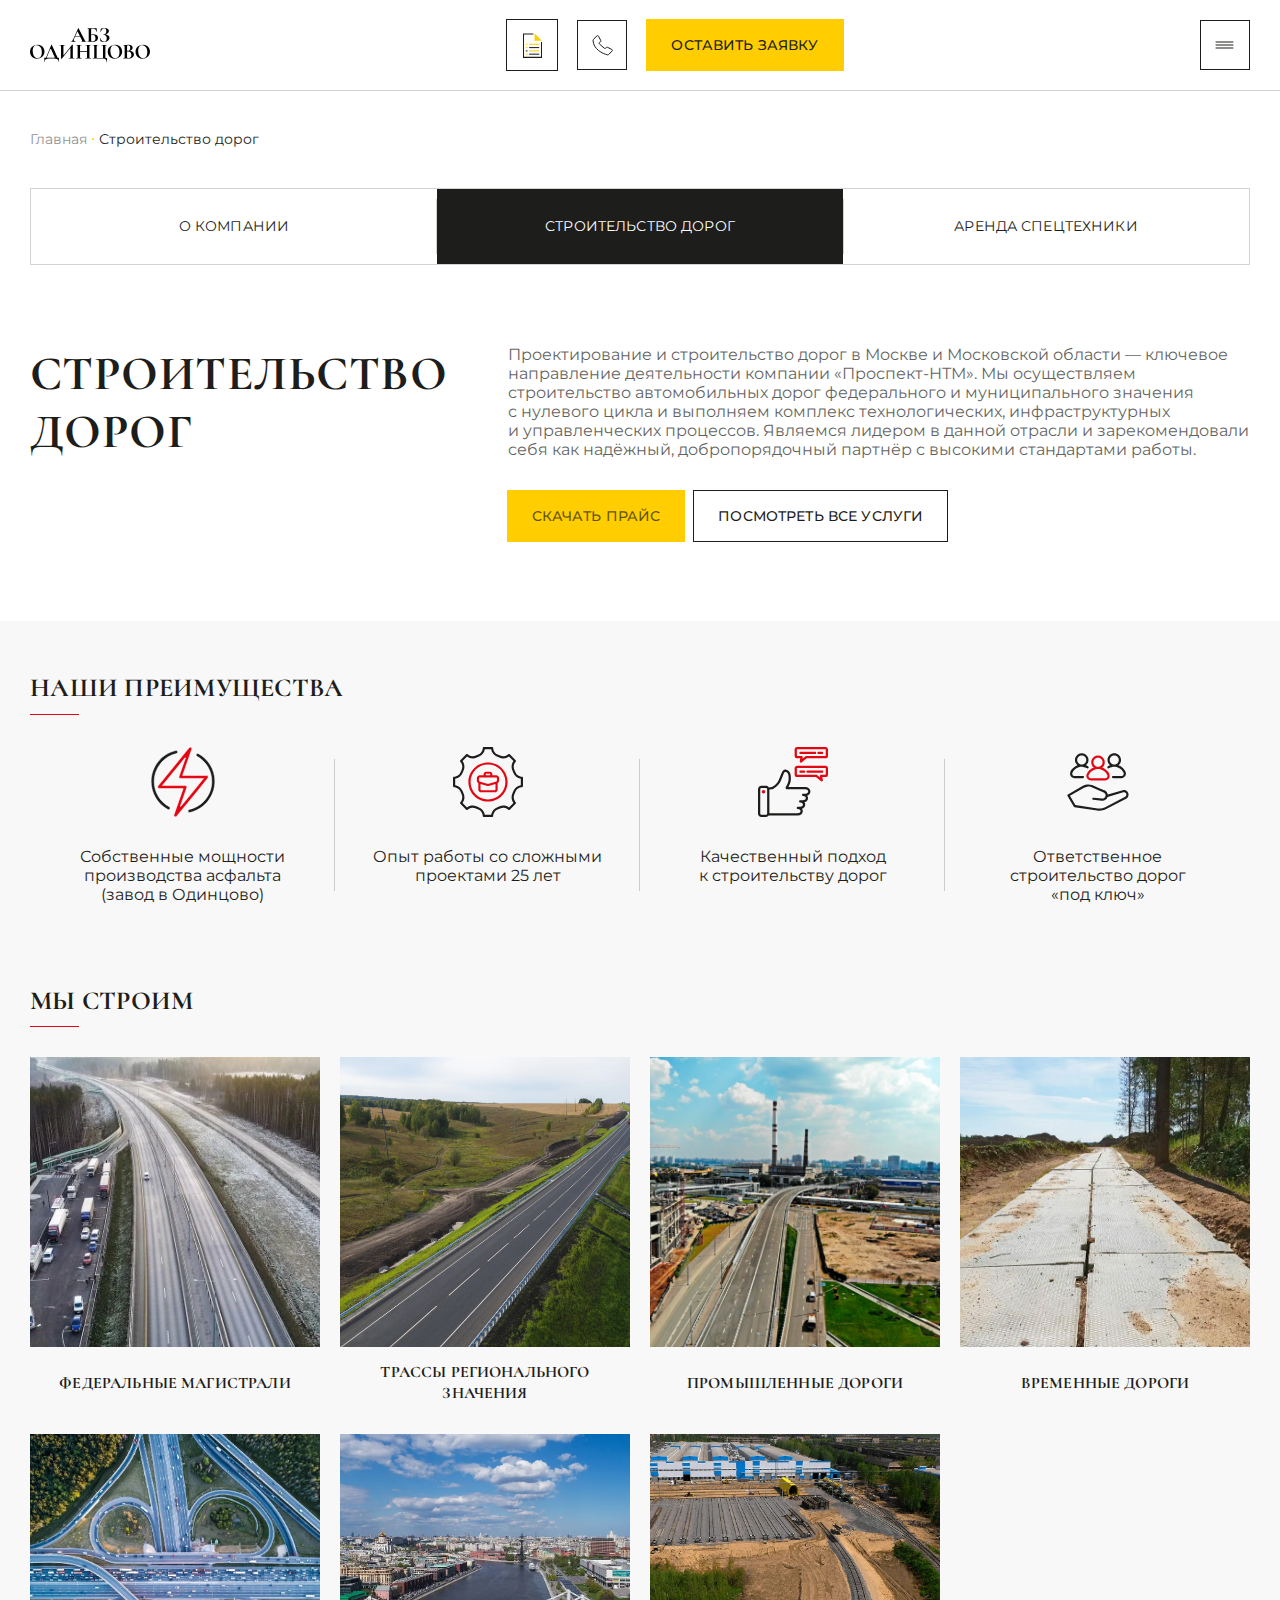
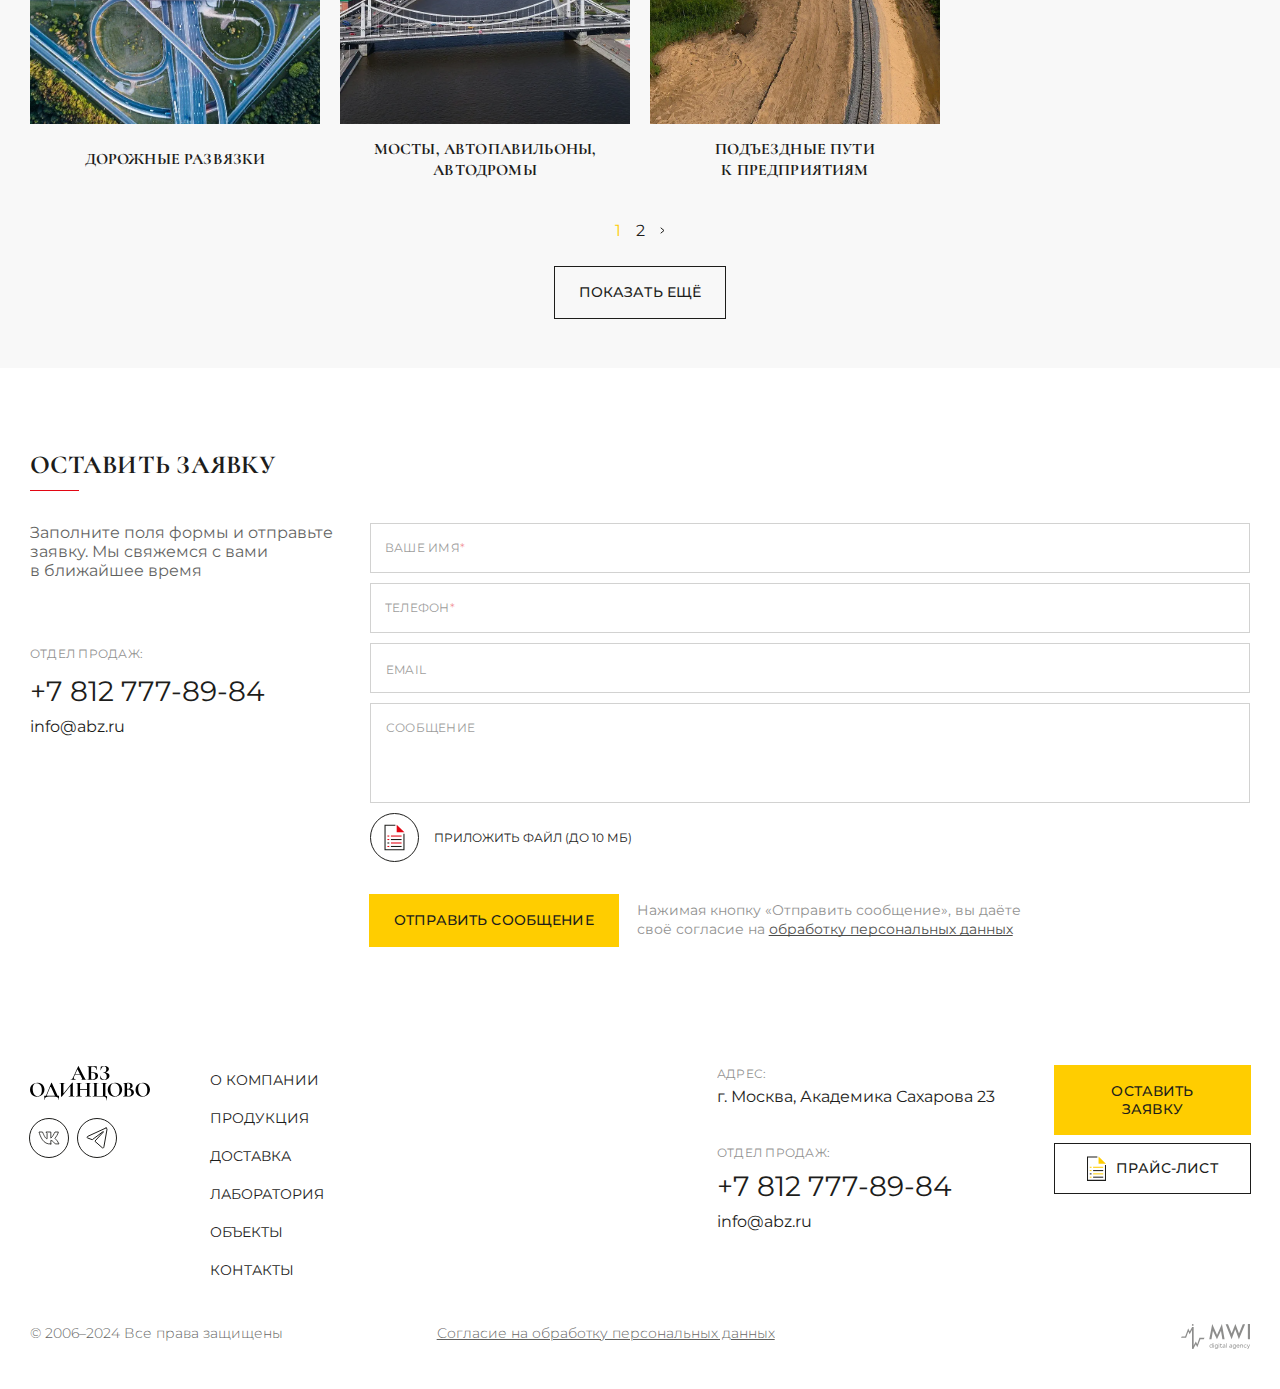
<file: construction.html>
<!DOCTYPE html>
<html lang="ru">
    <head>
        <meta charset="UTF-8">
        <meta http-equiv="X-UA-Compatible" content="IE=edge">
        <meta http-equiv="Cache-Control" content="no-cache">
        <meta name="viewport" content="user-scalable=no, width=device-width, height=device-height">
        <meta name="description" content="Один из крупнейших поставщиков высококачественных асфальтобетонных смесей в России.">
        <meta name="keywords" content="Ключевые слова">
        <title>АБЗ Одинцово</title>
        <meta name="robots" content="index, follow">
        <meta name="HandheldFriendly" content="True">
        <meta name="format-detection" content="telephone=no">
        <meta name="format-detection" content="date=no">
        <meta name="format-detection" content="address=no">
        <meta name="format-detection" content="email=no">
        <meta name="application-name" content="АБЗ Одинцово">
        <meta name="color-scheme" content="only light">
        <meta property="og:title" content="АБЗ Одинцово">
        <meta property="og:type" content="website">
        <meta property="og:description" content="Один из крупнейших поставщиков высококачественных асфальтобетонных смесей в России.">
        <meta property="og:image" content="images/opengraph.webp">
        <meta property="og:site_name" content="АБЗ Одинцово">
        <link rel="icon" href="images/favicon.png" type="image/png">
        <link rel="stylesheet" href="https://cdn.jsdelivr.net/npm/swiper@11/swiper-bundle.min.css">
        <link rel="stylesheet" href="css/common.css">
        <link rel="stylesheet" href="css/construction.css">
        <script defer src="https://cdn.jsdelivr.net/npm/swiper@11/swiper-bundle.min.js"></script>
        <script defer src="scripts/main.js"></script>
        <script defer src="scripts/phone.js"></script>
        <script defer src="scripts/modal.js"></script>
        <script defer src="scripts/tabs.js"></script>
        <script defer src="scripts/observer.js"></script>
        <script defer src="scripts/ajax.js" data-reload></script>
    </head>
    <body>
        <header>
            <div class="container">
                <div class="mobile_menu" onclick="headerMenu(this)">
                    <div class="menu_icon"><svg width="19" height="8" viewBox="0 0 19 8" fill="none" xmlns="http://www.w3.org/2000/svg">
<path d="M1 1H18" stroke="#1D1D1B" stroke-linecap="round"/>
<path d="M1 4H18" stroke="#1D1D1B" stroke-linecap="round"/>
<path d="M1 7H18" stroke="#1D1D1B" stroke-linecap="round"/>
</svg>

                    </div>
                    <div class="cross_icon"><svg width="11" height="11" viewBox="0 0 11 11" fill="none" xmlns="http://www.w3.org/2000/svg">
<path d="M10 1L1.16871 10" stroke="#1D1D1B" stroke-linecap="round"/>
<path d="M1 1L9.83129 10" stroke="#1D1D1B" stroke-linecap="round"/>
</svg>

                    </div>
                </div><a class="logotype" href="index.html"><svg width="150" height="44" viewBox="0 0 150 44" fill="none" xmlns="http://www.w3.org/2000/svg">
<path d="M93.0155 17.1153C93.9724 17.1153 94.6945 16.7091 95.182 15.8966C95.6875 15.0661 95.9403 14.0551 95.9403 12.8635C95.9403 11.4012 95.5521 10.2999 94.7758 9.55964C94.0175 8.80137 92.9342 8.42223 91.526 8.42223C91.4538 8.42223 91.4177 8.36807 91.4177 8.25975C91.4177 8.15142 91.4538 8.09726 91.526 8.09726C92.8259 8.09726 93.7918 7.75423 94.4237 7.06818C95.0737 6.38212 95.3986 5.41623 95.3986 4.1705C95.3986 2.92476 95.182 1.97692 94.7487 1.32698C94.3334 0.677029 93.7106 0.352055 92.8801 0.352055C92.2662 0.352055 91.6524 0.568704 91.0386 1.002C90.4247 1.41725 89.8831 1.99498 89.4137 2.7352C88.9443 3.47541 88.5922 4.3059 88.3575 5.22666C88.3395 5.28082 88.2853 5.29888 88.195 5.28082C88.1048 5.26277 88.0596 5.23569 88.0596 5.19958L88.4388 1.35406C88.4749 1.13741 88.511 0.992975 88.5471 0.920758C88.5832 0.848543 88.6825 0.785354 88.845 0.731191C90.2352 0.24373 91.6795 0 93.178 0C94.3695 0 95.3716 0.171514 96.184 0.514541C96.9964 0.839515 97.6012 1.28184 97.9984 1.84152C98.4137 2.38314 98.6213 2.97892 98.6213 3.62887C98.6213 4.44131 98.3324 5.19958 97.7547 5.90369C97.195 6.58974 96.4909 7.14942 95.6424 7.58272C94.7938 8.01602 93.9814 8.25975 93.2051 8.31391L93.5842 8.09726C94.6855 8.09726 95.6694 8.2778 96.536 8.63888C97.4207 8.98191 98.1067 9.4784 98.5942 10.1283C99.0997 10.7783 99.3525 11.5366 99.3525 12.4032C99.3525 13.3781 99.0365 14.2627 98.4046 15.0571C97.7727 15.8334 96.9242 16.4473 95.859 16.8986C94.7938 17.3319 93.6293 17.5486 92.3655 17.5486C91.5531 17.5486 90.7768 17.4583 90.0366 17.2778C89.2963 17.0972 88.7276 16.8445 88.3305 16.5195C88.168 16.4292 88.0687 16.357 88.0326 16.3028C87.9965 16.2306 87.9694 16.0952 87.9513 15.8966L87.6263 12.2407C87.6263 12.2046 87.6715 12.1775 87.7617 12.1594C87.8701 12.1414 87.9333 12.1594 87.9513 12.2136C88.0958 13.1344 88.4117 13.9739 88.8992 14.7321C89.4047 15.4724 90.0185 16.0591 90.7407 16.4924C91.4628 16.9077 92.2211 17.1153 93.0155 17.1153Z" fill="black"/>
<path d="M78.9088 17.3319C78.4213 17.3319 77.8346 17.3048 77.1485 17.2506C76.8777 17.2326 76.5437 17.2145 76.1465 17.1965C75.7674 17.1784 75.3431 17.1694 74.8737 17.1694L72.8968 17.1965C72.5357 17.2145 72.0482 17.2236 71.4344 17.2236C71.3802 17.2236 71.3531 17.1694 71.3531 17.0611C71.3531 16.9528 71.3802 16.8986 71.4344 16.8986C72.0121 16.8986 72.4274 16.8535 72.6801 16.7632C72.9509 16.6729 73.1315 16.5014 73.2217 16.2486C73.3301 15.9778 73.3842 15.5716 73.3842 15.03V2.49142C73.3842 1.9498 73.3391 1.55261 73.2488 1.29985C73.1586 1.0471 72.978 0.875581 72.7072 0.785311C72.4364 0.676986 72.0212 0.622824 71.4615 0.622824C71.4254 0.622824 71.4073 0.568662 71.4073 0.460338C71.4073 0.352014 71.4254 0.297852 71.4615 0.297852H82.8085C83.0612 0.297852 83.2147 0.333959 83.2689 0.406175C83.3411 0.478391 83.3772 0.667959 83.3772 0.974879L83.5938 5.09121C83.5938 5.14538 83.5487 5.17246 83.4584 5.17246C83.3681 5.17246 83.305 5.14538 83.2689 5.09121C82.998 3.70105 82.4925 2.66294 81.7523 1.97688C81.0301 1.27277 80.1274 0.920716 79.0442 0.920716H77.9068C77.3291 0.920716 76.9319 1.0471 76.7152 1.29985C76.5166 1.53456 76.4173 1.98591 76.4173 2.65391V15.03C76.4173 15.5716 76.5437 15.9778 76.7965 16.2486C77.0673 16.5195 77.5999 16.6549 78.3942 16.6549C79.5858 16.6549 80.4614 16.3479 81.0211 15.7341C81.5808 15.1022 81.8606 14.1814 81.8606 12.9718C81.8606 11.4192 81.4905 10.2727 80.7503 9.53252C80.0101 8.7923 78.972 8.42219 77.636 8.42219C76.9499 8.42219 76.1194 8.53954 75.1445 8.77425L74.982 8.15138C76.1555 7.82641 77.3561 7.66392 78.5838 7.66392C80.4434 7.66392 81.978 8.06111 83.1876 8.85549C84.4153 9.64987 85.0291 10.7963 85.0291 12.2948C85.0291 13.2336 84.7673 14.0912 84.2438 14.8675C83.7202 15.6258 82.989 16.2306 82.0502 16.6819C81.1114 17.1152 80.0642 17.3319 78.9088 17.3319Z" fill="black"/>
<path d="M55.9759 10.2638H63.7753L63.9648 11.0221H55.5697L55.9759 10.2638ZM70.356 16.8987C70.4463 16.8987 70.4914 16.9529 70.4914 17.0612C70.4914 17.1695 70.4463 17.2237 70.356 17.2237C69.9949 17.2237 69.4352 17.2056 68.677 17.1695C67.8826 17.1334 67.3139 17.1154 66.9709 17.1154C66.5195 17.1154 65.9688 17.1334 65.3189 17.1695C64.7051 17.2056 64.2176 17.2237 63.8565 17.2237C63.7843 17.2237 63.7482 17.1695 63.7482 17.0612C63.7482 16.9529 63.7843 16.8987 63.8565 16.8987C64.3259 16.8987 64.6599 16.8536 64.8585 16.7633C65.0752 16.655 65.1835 16.4744 65.1835 16.2217C65.1835 15.9148 65.003 15.4002 64.6419 14.6781L59.1444 3.81851L60.4714 1.48954L55.0822 13.3782C54.8475 13.9017 54.7302 14.3892 54.7302 14.8405C54.7302 15.4905 54.9559 15.996 55.4072 16.3571C55.8766 16.7182 56.4995 16.8987 57.2758 16.8987C57.3661 16.8987 57.4112 16.9529 57.4112 17.0612C57.4112 17.1695 57.3661 17.2237 57.2758 17.2237C56.9508 17.2237 56.4814 17.2056 55.8676 17.1695C55.1815 17.1334 54.5857 17.1154 54.0802 17.1154C53.5928 17.1154 53.006 17.1334 52.32 17.1695C51.7061 17.2056 51.2096 17.2237 50.8305 17.2237C50.7583 17.2237 50.7222 17.1695 50.7222 17.0612C50.7222 16.9529 50.7583 16.8987 50.8305 16.8987C51.336 16.8987 51.7603 16.7994 52.1033 16.6008C52.4463 16.3842 52.7894 16.0141 53.1324 15.4905C53.4754 14.9489 53.8816 14.1545 54.351 13.1073L60.2276 0.189642C60.2638 0.13548 60.345 0.108398 60.4714 0.108398C60.6158 0.108398 60.6971 0.13548 60.7151 0.189642L67.4854 13.5136C68.1173 14.7954 68.6409 15.6801 69.0561 16.1675C69.4713 16.655 69.9046 16.8987 70.356 16.8987Z" fill="black"/>
<path d="M140.495 38.3801C138.815 38.3801 137.317 37.992 135.999 37.2156C134.699 36.4213 133.688 35.3561 132.966 34.0201C132.262 32.666 131.91 31.1946 131.91 29.6058C131.91 27.7463 132.379 26.1575 133.318 24.8396C134.257 23.5035 135.457 22.5015 136.92 21.8335C138.4 21.1655 139.908 20.8315 141.442 20.8315C143.157 20.8315 144.665 21.2378 145.965 22.0502C147.265 22.8446 148.258 23.9007 148.944 25.2187C149.648 26.5366 150 27.9358 150 29.4163C150 31.0592 149.567 32.5667 148.7 33.9388C147.834 35.3109 146.669 36.3942 145.207 37.1886C143.762 37.9829 142.192 38.3801 140.495 38.3801ZM141.388 37.7031C142.399 37.7031 143.302 37.4142 144.096 36.8365C144.909 36.2407 145.541 35.3831 145.992 34.2638C146.443 33.1264 146.669 31.7723 146.669 30.2016C146.669 28.5406 146.416 27.0602 145.911 25.7603C145.405 24.4424 144.674 23.4133 143.717 22.6731C142.76 21.9328 141.641 21.5627 140.359 21.5627C138.716 21.5627 137.452 22.1856 136.568 23.4313C135.683 24.659 135.241 26.3832 135.241 28.6038C135.241 30.3551 135.503 31.9258 136.026 33.3159C136.568 34.6881 137.299 35.7623 138.22 36.5386C139.159 37.3149 140.215 37.7031 141.388 37.7031Z" fill="black"/>
<path d="M123.836 28.4957C125.046 28.4957 126.111 28.6942 127.031 29.0914C127.97 29.4886 128.692 30.0393 129.198 30.7434C129.703 31.4475 129.956 32.2509 129.956 33.1536C129.956 34.0924 129.685 34.941 129.144 35.6992C128.602 36.4575 127.853 37.0623 126.896 37.5137C125.939 37.947 124.874 38.1636 123.701 38.1636C123.195 38.1636 122.617 38.1365 121.967 38.0824C121.715 38.0643 121.399 38.0463 121.019 38.0282C120.658 38.0102 120.252 38.0011 119.801 38.0011L117.824 38.0282C117.463 38.0463 116.975 38.0553 116.362 38.0553C116.307 38.0553 116.28 38.0011 116.28 37.8928C116.28 37.7845 116.307 37.7303 116.362 37.7303C116.885 37.7303 117.282 37.6852 117.553 37.5949C117.824 37.4866 118.013 37.306 118.122 37.0533C118.248 36.7825 118.311 36.3853 118.311 35.8617V23.3232C118.311 22.5649 118.185 22.0684 117.932 21.8337C117.679 21.5809 117.165 21.4546 116.389 21.4546C116.352 21.4546 116.334 21.4004 116.334 21.2921C116.334 21.1837 116.352 21.1296 116.389 21.1296L117.824 21.1567C118.654 21.1928 119.313 21.2108 119.801 21.2108C120.306 21.2108 120.83 21.1837 121.372 21.1296C121.552 21.1115 121.823 21.0935 122.184 21.0754C122.545 21.0574 122.861 21.0483 123.132 21.0483C124.775 21.0483 126.048 21.3462 126.95 21.942C127.853 22.5378 128.304 23.4044 128.304 24.5418C128.304 25.5889 127.889 26.5187 127.059 27.3312C126.246 28.1255 125.073 28.6762 123.538 28.9831L123.836 28.4957ZM122.726 21.6441C122.202 21.6441 121.841 21.7705 121.642 22.0233C121.444 22.258 121.344 22.7093 121.344 23.3773V28.6852L120.342 28.4957C121.137 28.5318 121.832 28.5498 122.428 28.5498C123.367 28.5498 124.089 28.1978 124.594 27.4937C125.1 26.7895 125.352 25.8868 125.352 24.7855C125.352 23.7565 125.127 22.9801 124.675 22.4566C124.224 21.9149 123.574 21.6441 122.726 21.6441ZM123.24 37.4866C125.605 37.4866 126.788 36.2589 126.788 33.8036C126.788 32.4134 126.454 31.3121 125.786 30.4997C125.118 29.6872 124.107 29.281 122.753 29.281C121.868 29.281 121.101 29.3352 120.451 29.4435L121.344 29.1185V35.8617C121.344 36.4575 121.462 36.8818 121.697 37.1345C121.931 37.3692 122.446 37.4866 123.24 37.4866Z" fill="black"/>
<path d="M105.724 38.3801C104.045 38.3801 102.546 37.992 101.228 37.2156C99.9285 36.4213 98.9175 35.3561 98.1953 34.0201C97.4912 32.666 97.1392 31.1946 97.1392 29.6058C97.1392 27.7463 97.6086 26.1575 98.5474 24.8396C99.4862 23.5035 100.687 22.5015 102.149 21.8335C103.63 21.1655 105.137 20.8315 106.672 20.8315C108.387 20.8315 109.894 21.2378 111.194 22.0502C112.494 22.8446 113.487 23.9007 114.173 25.2187C114.877 26.5366 115.229 27.9358 115.229 29.4163C115.229 31.0592 114.796 32.5667 113.929 33.9388C113.063 35.3109 111.898 36.3942 110.436 37.1886C108.992 37.9829 107.421 38.3801 105.724 38.3801ZM106.618 37.7031C107.629 37.7031 108.531 37.4142 109.326 36.8365C110.138 36.2407 110.77 35.3831 111.221 34.2638C111.673 33.1264 111.898 31.7723 111.898 30.2016C111.898 28.5406 111.646 27.0602 111.14 25.7603C110.635 24.4424 109.903 23.4133 108.947 22.6731C107.99 21.9328 106.87 21.5627 105.588 21.5627C103.946 21.5627 102.682 22.1856 101.797 23.4313C100.912 24.659 100.47 26.3832 100.47 28.6038C100.47 30.3551 100.732 31.9258 101.255 33.3159C101.797 34.6881 102.528 35.7623 103.449 36.5386C104.388 37.3149 105.444 37.7031 106.618 37.7031Z" fill="black"/>
<path d="M95.9715 43.1195C95.9715 41.4766 95.5743 40.2218 94.7799 39.3552C93.9855 38.4886 92.8391 38.0553 91.3406 38.0553H78.1792C78.1431 38.0553 78.125 38.0012 78.125 37.8929C78.125 37.7845 78.1431 37.7304 78.1792 37.7304C78.8111 37.7304 79.2714 37.6852 79.5603 37.595C79.8492 37.5047 80.0478 37.3332 80.1561 37.0804C80.2644 36.8096 80.3186 36.4034 80.3186 35.8618V23.3232C80.3186 22.7816 80.2644 22.3844 80.1561 22.1316C80.0478 21.8789 79.8492 21.7074 79.5603 21.6171C79.2714 21.5088 78.8111 21.4546 78.1792 21.4546C78.1431 21.4546 78.125 21.4004 78.125 21.2921C78.125 21.1838 78.1431 21.1296 78.1792 21.1296L79.6415 21.1567C80.472 21.1928 81.14 21.2109 81.6455 21.2109C82.2594 21.2109 83.0357 21.1928 83.9745 21.1567L85.5723 21.1296C85.6084 21.1296 85.6265 21.1838 85.6265 21.2921C85.6265 21.4004 85.6084 21.4546 85.5723 21.4546C84.9043 21.4546 84.4168 21.5088 84.1099 21.6171C83.803 21.7074 83.5954 21.8789 83.4871 22.1316C83.3787 22.3844 83.3246 22.7816 83.3246 23.3232V35.8076C83.3246 36.4215 83.3426 36.8277 83.3787 37.0263C83.4329 37.2249 83.5412 37.3512 83.7037 37.4054C83.8662 37.4596 84.1912 37.4866 84.6786 37.4866H89.7428C90.2844 37.4866 90.6455 37.4596 90.8261 37.4054C91.0066 37.3512 91.1149 37.2249 91.151 37.0263C91.2052 36.8277 91.2323 36.4215 91.2323 35.8076V23.3232C91.2323 22.7816 91.1781 22.3844 91.0698 22.1316C90.9615 21.8789 90.7538 21.7074 90.4469 21.6171C90.14 21.5088 89.6525 21.4546 88.9845 21.4546C88.9484 21.4546 88.9304 21.4004 88.9304 21.2921C88.9304 21.1838 88.9484 21.1296 88.9845 21.1296L90.5823 21.1567C91.5211 21.1928 92.2975 21.2109 92.9113 21.2109C93.4168 21.2109 94.0848 21.1928 94.9153 21.1567L96.3777 21.1296C96.4138 21.1296 96.4318 21.1838 96.4318 21.2921C96.4318 21.4004 96.4138 21.4546 96.3777 21.4546C95.7458 21.4546 95.2854 21.5088 94.9965 21.6171C94.7077 21.7074 94.5091 21.8789 94.4008 22.1316C94.2924 22.3844 94.2383 22.7816 94.2383 23.3232V35.8618C94.2383 36.5298 94.2654 36.9811 94.3195 37.2158C94.3917 37.4325 94.5271 37.5769 94.7257 37.6491C94.9424 37.7033 95.3667 37.7304 95.9986 37.7304C96.143 37.7304 96.2333 37.7484 96.2694 37.7845C96.3235 37.8206 96.3506 37.9109 96.3506 38.0553C96.3506 38.4706 96.3416 38.8136 96.3235 39.0844C96.2874 40.0955 96.2694 41.4405 96.2694 43.1195C96.2694 43.2098 96.2152 43.2549 96.1069 43.2549C96.0166 43.2549 95.9715 43.2098 95.9715 43.1195Z" fill="black"/>
<path d="M71.2969 23.3774C71.2969 22.8357 71.2427 22.4386 71.1344 22.1858C71.0261 21.915 70.8184 21.7254 70.5115 21.6171C70.2046 21.5088 69.7171 21.4546 69.0491 21.4546C68.995 21.4546 68.9679 21.4004 68.9679 21.2921C68.9679 21.1838 68.995 21.1296 69.0491 21.1296L70.3761 21.1567C71.2788 21.1928 72.0913 21.2109 72.8134 21.2109C73.3009 21.2109 73.996 21.1928 74.8987 21.1567L76.4152 21.1296C76.4694 21.1296 76.4965 21.1838 76.4965 21.2921C76.4965 21.4004 76.4694 21.4546 76.4152 21.4546C75.8014 21.4546 75.341 21.5088 75.0341 21.6171C74.7452 21.7074 74.5466 21.8789 74.4383 22.1316C74.348 22.3844 74.3029 22.7816 74.3029 23.3232V35.8618C74.3029 36.4034 74.348 36.8096 74.4383 37.0804C74.5466 37.3332 74.7452 37.5047 75.0341 37.595C75.3229 37.6852 75.7833 37.7304 76.4152 37.7304C76.4694 37.7304 76.4965 37.7845 76.4965 37.8929C76.4965 38.0012 76.4694 38.0553 76.4152 38.0553C75.7833 38.0553 75.2778 38.0463 74.8987 38.0283L72.8134 38.0012L70.3761 38.0283C70.0511 38.0463 69.6088 38.0553 69.0491 38.0553C68.995 38.0553 68.9679 38.0012 68.9679 37.8929C68.9679 37.7845 68.995 37.7304 69.0491 37.7304C69.7171 37.7304 70.2046 37.6852 70.5115 37.595C70.8184 37.5047 71.0261 37.3332 71.1344 37.0804C71.2427 36.8277 71.2969 36.4215 71.2969 35.8618V23.3774ZM60.9519 28.8748H72.678V29.6331H60.9519V28.8748ZM59.5437 23.3232C59.5437 22.7816 59.4895 22.3844 59.3812 22.1316C59.2729 21.8789 59.0743 21.7074 58.7854 21.6171C58.5146 21.5088 58.0723 21.4546 57.4584 21.4546C57.4043 21.4546 57.3772 21.4004 57.3772 21.2921C57.3772 21.1838 57.4043 21.1296 57.4584 21.1296L58.9208 21.1567C59.7513 21.1928 60.4193 21.2109 60.9248 21.2109C61.6109 21.2109 62.4052 21.1928 63.3079 21.1567L64.7974 21.1296C64.8335 21.1296 64.8516 21.1838 64.8516 21.2921C64.8516 21.4004 64.8335 21.4546 64.7974 21.4546C64.1475 21.4546 63.669 21.5088 63.3621 21.6171C63.0552 21.7254 62.8385 21.915 62.7122 22.1858C62.6038 22.4386 62.5497 22.8357 62.5497 23.3774V35.8618C62.5497 36.4034 62.6038 36.8096 62.7122 37.0804C62.8205 37.3332 63.0281 37.5047 63.335 37.595C63.6419 37.6852 64.1294 37.7304 64.7974 37.7304C64.8335 37.7304 64.8516 37.7845 64.8516 37.8929C64.8516 38.0012 64.8335 38.0553 64.7974 38.0553C64.1655 38.0553 63.66 38.0463 63.2809 38.0283L60.9248 38.0012L58.8937 38.0283C58.5326 38.0463 58.0361 38.0553 57.4043 38.0553C57.3681 38.0553 57.3501 38.0012 57.3501 37.8929C57.3501 37.7845 57.3681 37.7304 57.4043 37.7304C58.0361 37.7304 58.4965 37.6852 58.7854 37.595C59.0743 37.5047 59.2729 37.3332 59.3812 37.0804C59.4895 36.8096 59.5437 36.4034 59.5437 35.8618V23.3232Z" fill="black"/>
<path d="M52.608 20.9399C52.6621 20.8857 52.7975 20.8586 53.0142 20.8586C53.1406 20.8586 53.2579 20.8767 53.3662 20.9128C53.4746 20.9489 53.5287 20.994 53.5287 21.0482V35.8616C53.5287 36.4032 53.5829 36.8094 53.6912 37.0802C53.7995 37.333 53.9981 37.5045 54.287 37.5948C54.5759 37.6851 55.0272 37.7302 55.641 37.7302C55.6952 37.7302 55.7223 37.7844 55.7223 37.8927C55.7223 38.001 55.6952 38.0552 55.641 38.0552C55.0092 38.0552 54.5036 38.0461 54.1245 38.0281L52.0393 38.001L49.602 38.0281C49.277 38.0461 48.8347 38.0552 48.275 38.0552C48.2208 38.0552 48.1937 38.001 48.1937 37.8927C48.1937 37.7844 48.2208 37.7302 48.275 37.7302C48.943 37.7302 49.4304 37.6851 49.7374 37.5948C50.0443 37.5045 50.2519 37.333 50.3602 37.0802C50.4685 36.8275 50.5227 36.4213 50.5227 35.8616V23.9188L51.4164 23.6751L39.6903 38.3531C39.6361 38.4072 39.5007 38.4343 39.284 38.4343C38.941 38.4343 38.7695 38.3711 38.7695 38.2447V23.323C38.7695 22.7814 38.7153 22.3842 38.607 22.1315C38.4987 21.8787 38.3001 21.7072 38.0112 21.6169C37.7224 21.5086 37.271 21.4544 36.6572 21.4544C36.603 21.4544 36.5759 21.4003 36.5759 21.2919C36.5759 21.1836 36.603 21.1295 36.6572 21.1295L38.1737 21.1565C39.0764 21.1926 39.7715 21.2107 40.259 21.2107C40.9811 21.2107 41.7936 21.1926 42.6963 21.1565L44.0232 21.1295C44.0774 21.1295 44.1045 21.1836 44.1045 21.2919C44.1045 21.4003 44.0774 21.4544 44.0232 21.4544C43.3552 21.4544 42.8678 21.5086 42.5609 21.6169C42.2539 21.7072 42.0463 21.8787 41.938 22.1315C41.8297 22.3842 41.7755 22.7814 41.7755 23.323V35.3741L40.8818 35.6179L52.608 20.9399Z" fill="black"/>
<path d="M26.644 21.0212C26.6801 20.967 26.7703 20.9399 26.9148 20.9399C27.0592 20.9399 27.1405 20.967 27.1585 21.0212L34.9579 38.0552H31.5998L25.5066 24.7313L26.9148 22.3211L20.4424 38.0552H19.5758L26.644 21.0212ZM18.0322 42.4965C18.0322 40.98 17.969 39.6981 17.8426 38.651C17.7884 38.308 17.7614 37.974 17.7614 37.649C17.7614 37.5046 17.7704 37.4143 17.7884 37.3782C17.8245 37.3421 17.9058 37.324 18.0322 37.324H35.9599C36.1224 37.324 36.2126 37.3421 36.2307 37.3782C36.2668 37.3962 36.2849 37.4865 36.2849 37.649C36.2849 37.7212 36.2668 37.974 36.2307 38.4073C36.0863 39.6169 36.014 40.98 36.014 42.4965C36.014 42.5868 35.9599 42.6319 35.8516 42.6319C35.7613 42.6319 35.7161 42.5868 35.7161 42.4965C35.7161 41.0522 35.1926 39.9509 34.1454 39.1926C33.1164 38.4344 31.6269 38.0552 29.6771 38.0552H23.665C21.9499 38.0552 20.632 38.4344 19.7112 39.1926C18.8085 39.9509 18.3571 41.0522 18.3571 42.4965C18.3571 42.5868 18.303 42.6319 18.1947 42.6319C18.0863 42.6319 18.0322 42.5868 18.0322 42.4965Z" fill="black"/>
<path d="M8.58472 38.3801C6.90569 38.3801 5.4072 37.992 4.08925 37.2156C2.78936 36.4213 1.77833 35.3561 1.05616 34.0201C0.352055 32.666 0 31.1946 0 29.6058C0 27.7463 0.469406 26.1575 1.40822 24.8396C2.34703 23.5035 3.54763 22.5015 5.01001 21.8335C6.49045 21.1655 7.99796 20.8315 9.53256 20.8315C11.2477 20.8315 12.7552 21.2378 14.0551 22.0502C15.355 22.8446 16.348 23.9007 17.034 25.2187C17.7381 26.5366 18.0902 27.9358 18.0902 29.4163C18.0902 31.0592 17.6569 32.5667 16.7903 33.9388C15.9237 35.3109 14.7592 36.3942 13.2968 37.1886C11.8525 37.9829 10.2818 38.3801 8.58472 38.3801ZM9.4784 37.7031C10.4894 37.7031 11.3921 37.4142 12.1865 36.8365C12.9989 36.2407 13.6308 35.3831 14.0822 34.2638C14.5335 33.1264 14.7592 31.7723 14.7592 30.2016C14.7592 28.5406 14.5065 27.0602 14.0009 25.7603C13.4954 24.4424 12.7642 23.4133 11.8074 22.6731C10.8505 21.9328 9.73116 21.5627 8.44932 21.5627C6.80639 21.5627 5.54261 22.1856 4.65796 23.4313C3.7733 24.659 3.33098 26.3832 3.33098 28.6038C3.33098 30.3551 3.59276 31.9258 4.11633 33.3159C4.65796 34.6881 5.38915 35.7623 6.3099 36.5386C7.24872 37.3149 8.30488 37.7031 9.4784 37.7031Z" fill="black"/>
</svg>
</a>
                <menu>
                    <li><a href="about.html">О компании</a></li>
                    <li><a href="catalog.html">Продукция</a></li>
                    <li><a href="delivery.html">Доставка</a></li>
                    <li><a href="laboratory.html">Лаборатория</a></li>
                    <li><a href="objects.html">Объекты</a></li>
                    <li><a href="contacts.html">Контакты</a></li>
                </menu>
                <div class="contact">
                    <div class="price"><img class="black" src="images/pricelist.svg" alt=""><img class="white" src="images/pricelist_white.svg" alt=""><span>Прайс-лист</span></div><a class="phone" href="tel:+7 812 777-89-84"><svg width="21" height="21" viewBox="0 0 21 21" fill="none" xmlns="http://www.w3.org/2000/svg">
<path d="M4.93446 0.936737L1.30292 4.4674C1.10926 4.65568 0.998191 4.91792 1.00663 5.18789C1.28902 14.2233 10.5257 18.6471 15.6505 19.88C15.9823 19.9598 16.3281 19.8524 16.5668 19.6086L20.0448 16.0552C20.5178 15.572 20.3848 14.7684 19.7814 14.4633L15.5143 12.306C15.1333 12.1134 14.6721 12.1839 14.366 12.4815L13.6578 13.17C13.2857 13.5318 12.6987 13.5487 12.3063 13.2091L7.40113 8.96362C6.87213 8.50576 6.96475 7.66013 7.58033 7.32764L8.37832 6.89663C8.85904 6.63699 9.04238 6.03958 8.79007 5.55497L6.51852 1.19194C6.20921 0.597837 5.4147 0.469837 4.93446 0.936737Z" stroke="#000000"/>
</svg>
<span>+7 812 777-89-84</span></a>
                    <button class="yellow" data-modal-target="proposal"><span>Оставить заявку</span></button>
                </div>
            </div>
        </header>
        <section class="menu">
            <div class="mobile_wrap">
                <menu>
                    <li><a href="about.html">О компании</a></li>
                    <li><a href="catalog.html">Продукция</a></li>
                    <li><a href="delivery.html">Доставка</a></li>
                    <li><a href="laboratory.html">Лаборатория</a></li>
                    <li><a href="objects.html">Объекты</a></li>
                    <li><a href="contacts.html">Контакты</a></li>
                </menu><a class="phone" href="tel:+7 812 777-89-84"><svg width="21" height="21" viewBox="0 0 21 21" fill="none" xmlns="http://www.w3.org/2000/svg">
<path d="M4.93446 0.936737L1.30292 4.4674C1.10926 4.65568 0.998191 4.91792 1.00663 5.18789C1.28902 14.2233 10.5257 18.6471 15.6505 19.88C15.9823 19.9598 16.3281 19.8524 16.5668 19.6086L20.0448 16.0552C20.5178 15.572 20.3848 14.7684 19.7814 14.4633L15.5143 12.306C15.1333 12.1134 14.6721 12.1839 14.366 12.4815L13.6578 13.17C13.2857 13.5318 12.6987 13.5487 12.3063 13.2091L7.40113 8.96362C6.87213 8.50576 6.96475 7.66013 7.58033 7.32764L8.37832 6.89663C8.85904 6.63699 9.04238 6.03958 8.79007 5.55497L6.51852 1.19194C6.20921 0.597837 5.4147 0.469837 4.93446 0.936737Z" stroke="#000000"/>
</svg>
<span>+7 812 777-89-84</span></a>
                <button class="yellow" data-modal-target="proposal"><span>Оставить заявку</span></button>
                <div class="price"><img src="images/pricelist.svg" alt=""><span>Прайс-лист</span></div>
            </div>
        </section>
        <main>
            <section class="main">
                <div class="container">
                    <div class="breadcrumbs"><a href="index.html">Главная</a>
                        <div class="dot"></div><span>Строительство дорог</span>
                    </div>
                    <div class="about_links"><a href="about.html">О компании</a><a class="opened" href="construction.html">Строительство дорог</a><a href="rent.html">Аренда спецтехники</a></div>
                    <div class="description">
                        <h1>Строительство дорог</h1>
                        <div class="text"><span>Проектирование и строительство дорог в Москве и Московской области — ключевое направление деятельности компании «Проспект-НТМ». Мы осуществляем строительство автомобильных дорог федерального и муниципального значения с нулевого цикла и выполняем комплекс технологических, инфраструктурных и управленческих процессов. Являемся лидером в данной отрасли и зарекомендовали себя как надёжный, добропорядочный партнёр с высокими стандартами работы.</span>
                            <div class="buttons"><a class="button yellow" href="images/image.webp" download><span>Скачать прайс</span></a><a class="button border" href="index.html">Посмотреть все услуги</a></div>
                        </div>
                    </div>
                </div>
            </section>
            <section class="advantages">
                <div class="container">
                    <h2 class="underline">Наши преимущества</h2>
                    <div class="advantages">
                                    <div class="advantage"><img src="images/advantage_3.svg" alt=""><span>Собственные мощности производства асфальта (завод в Одинцово)</span></div>
                                    <div class="advantage"><img src="images/advantage_4.svg" alt=""><span>Опыт работы со сложными проектами 25 лет</span></div>
                                    <div class="advantage"><img src="images/advantage_5.svg" alt=""><span>Качественный подход к строительству дорог</span></div>
                                    <div class="advantage"><img src="images/advantage_6.svg" alt=""><span>Ответственное строительство дорог «под ключ»</span></div>
                    </div>
                    <h2 class="underline">Мы строим</h2>
                    <div class="services">
                                    <div class="service"><img src="images/webp/35.webp" alt="">
                                        <h3>Федеральные магистрали</h3>
                                    </div>
                                    <div class="service"><img src="images/webp/36.webp" alt="">
                                        <h3>Трассы регионального значения</h3>
                                    </div>
                                    <div class="service"><img src="images/webp/37.webp" alt="">
                                        <h3>Промышленные дороги</h3>
                                    </div>
                                    <div class="service"><img src="images/webp/38.webp" alt="">
                                        <h3>Временные дороги</h3>
                                    </div>
                                    <div class="service"><img src="images/webp/39.webp" alt="">
                                        <h3>Дорожные развязки</h3>
                                    </div>
                                    <div class="service"><img src="images/webp/40.webp" alt="">
                                        <h3>Мосты, автопавильоны, автодромы</h3>
                                    </div>
                                    <div class="service"><img src="images/webp/41.webp" alt="">
                                        <h3>Подъездные пути к предприятиям</h3>
                                    </div>
                    </div>
                    <div class="pagination">
                        <div class="pages"><a class="active" href="?page=1">1</a><a href="?page=2">2</a><a class="arrow" href="?page=2"><svg width="5" height="7" viewBox="0 0 5 7" fill="none" xmlns="http://www.w3.org/2000/svg">
<path d="M1 6.00024L4 3.50024L1 1.00024" stroke="#1D1D1B" stroke-linecap="round"/>
</svg>
</a></div>
                        <button class="border">Показать ещё</button>
                    </div>
                </div>
            </section>
            <section class="callback">
                <div class="container">
                    <h2 class="underline">Оставить заявку</h2>
                    <div class="text">
                        <p>Заполните поля формы и отправьте заявку. Мы свяжемся с вами в ближайшее время</p>
                        <div class="phone"><span>Отдел продаж:</span><a class="tel" href="tel:+7 812 777-89-84">+7 812 777-89-84</a><a class="mail" href="mailto: info@abz.ru">info@abz.ru</a></div>
                    </div>
                    <div class="form" onsubmit="event.preventDefault(); this.closest('section.callback').classList.add('success')">
                        <form action="index.html">
                            <label class="text">
                                <input type="text" name="name" required><span>Ваше Имя</span>
                            </label>
                            <label class="text">
                                <input type="tel" name="phone" required><span>Телефон</span>
                            </label>
                            <input type="mail" name="email" placeholder="Email">
                            <textarea name="message" placeholder="Сообщение"></textarea>
                            <label class="upload"><img class="upload" src="images/upload.svg" alt="">
                                <input type="file" name="" onchange="upload(this)"><span class="name"></span><span class="default">Приложить файл (до 10 Мб)</span><img class="cross" src="images/cross.svg" alt="" onclick="resetUpload(event, this)">
                            </label>
                            <div class="submit">
                                <button class="yellow"><span>отправить сообщение</span></button>
                                <div><span>Нажимая кнопку «Отправить сообщение», вы даёте своё согласие на </span><a href="personal.html">обработку персональных данных</a></div>
                            </div>
                        </form>
                        <div class="success"><img src="images/success.webp" alt="">
                            <h2>Заявка успешно оправлена!</h2><span>Мы свяжемся с вами в ближайшее время</span>
                        </div>
                    </div>
                </div>
            </section>
        </main>
        <footer class="animate">
            <div class="container top"><a class="logotype" href="index.html"><svg width="150" height="44" viewBox="0 0 150 44" fill="none" xmlns="http://www.w3.org/2000/svg">
<path d="M93.0155 17.1153C93.9724 17.1153 94.6945 16.7091 95.182 15.8966C95.6875 15.0661 95.9403 14.0551 95.9403 12.8635C95.9403 11.4012 95.5521 10.2999 94.7758 9.55964C94.0175 8.80137 92.9342 8.42223 91.526 8.42223C91.4538 8.42223 91.4177 8.36807 91.4177 8.25975C91.4177 8.15142 91.4538 8.09726 91.526 8.09726C92.8259 8.09726 93.7918 7.75423 94.4237 7.06818C95.0737 6.38212 95.3986 5.41623 95.3986 4.1705C95.3986 2.92476 95.182 1.97692 94.7487 1.32698C94.3334 0.677029 93.7106 0.352055 92.8801 0.352055C92.2662 0.352055 91.6524 0.568704 91.0386 1.002C90.4247 1.41725 89.8831 1.99498 89.4137 2.7352C88.9443 3.47541 88.5922 4.3059 88.3575 5.22666C88.3395 5.28082 88.2853 5.29888 88.195 5.28082C88.1048 5.26277 88.0596 5.23569 88.0596 5.19958L88.4388 1.35406C88.4749 1.13741 88.511 0.992975 88.5471 0.920758C88.5832 0.848543 88.6825 0.785354 88.845 0.731191C90.2352 0.24373 91.6795 0 93.178 0C94.3695 0 95.3716 0.171514 96.184 0.514541C96.9964 0.839515 97.6012 1.28184 97.9984 1.84152C98.4137 2.38314 98.6213 2.97892 98.6213 3.62887C98.6213 4.44131 98.3324 5.19958 97.7547 5.90369C97.195 6.58974 96.4909 7.14942 95.6424 7.58272C94.7938 8.01602 93.9814 8.25975 93.2051 8.31391L93.5842 8.09726C94.6855 8.09726 95.6694 8.2778 96.536 8.63888C97.4207 8.98191 98.1067 9.4784 98.5942 10.1283C99.0997 10.7783 99.3525 11.5366 99.3525 12.4032C99.3525 13.3781 99.0365 14.2627 98.4046 15.0571C97.7727 15.8334 96.9242 16.4473 95.859 16.8986C94.7938 17.3319 93.6293 17.5486 92.3655 17.5486C91.5531 17.5486 90.7768 17.4583 90.0366 17.2778C89.2963 17.0972 88.7276 16.8445 88.3305 16.5195C88.168 16.4292 88.0687 16.357 88.0326 16.3028C87.9965 16.2306 87.9694 16.0952 87.9513 15.8966L87.6263 12.2407C87.6263 12.2046 87.6715 12.1775 87.7617 12.1594C87.8701 12.1414 87.9333 12.1594 87.9513 12.2136C88.0958 13.1344 88.4117 13.9739 88.8992 14.7321C89.4047 15.4724 90.0185 16.0591 90.7407 16.4924C91.4628 16.9077 92.2211 17.1153 93.0155 17.1153Z" fill="black"/>
<path d="M78.9088 17.3319C78.4213 17.3319 77.8346 17.3048 77.1485 17.2506C76.8777 17.2326 76.5437 17.2145 76.1465 17.1965C75.7674 17.1784 75.3431 17.1694 74.8737 17.1694L72.8968 17.1965C72.5357 17.2145 72.0482 17.2236 71.4344 17.2236C71.3802 17.2236 71.3531 17.1694 71.3531 17.0611C71.3531 16.9528 71.3802 16.8986 71.4344 16.8986C72.0121 16.8986 72.4274 16.8535 72.6801 16.7632C72.9509 16.6729 73.1315 16.5014 73.2217 16.2486C73.3301 15.9778 73.3842 15.5716 73.3842 15.03V2.49142C73.3842 1.9498 73.3391 1.55261 73.2488 1.29985C73.1586 1.0471 72.978 0.875581 72.7072 0.785311C72.4364 0.676986 72.0212 0.622824 71.4615 0.622824C71.4254 0.622824 71.4073 0.568662 71.4073 0.460338C71.4073 0.352014 71.4254 0.297852 71.4615 0.297852H82.8085C83.0612 0.297852 83.2147 0.333959 83.2689 0.406175C83.3411 0.478391 83.3772 0.667959 83.3772 0.974879L83.5938 5.09121C83.5938 5.14538 83.5487 5.17246 83.4584 5.17246C83.3681 5.17246 83.305 5.14538 83.2689 5.09121C82.998 3.70105 82.4925 2.66294 81.7523 1.97688C81.0301 1.27277 80.1274 0.920716 79.0442 0.920716H77.9068C77.3291 0.920716 76.9319 1.0471 76.7152 1.29985C76.5166 1.53456 76.4173 1.98591 76.4173 2.65391V15.03C76.4173 15.5716 76.5437 15.9778 76.7965 16.2486C77.0673 16.5195 77.5999 16.6549 78.3942 16.6549C79.5858 16.6549 80.4614 16.3479 81.0211 15.7341C81.5808 15.1022 81.8606 14.1814 81.8606 12.9718C81.8606 11.4192 81.4905 10.2727 80.7503 9.53252C80.0101 8.7923 78.972 8.42219 77.636 8.42219C76.9499 8.42219 76.1194 8.53954 75.1445 8.77425L74.982 8.15138C76.1555 7.82641 77.3561 7.66392 78.5838 7.66392C80.4434 7.66392 81.978 8.06111 83.1876 8.85549C84.4153 9.64987 85.0291 10.7963 85.0291 12.2948C85.0291 13.2336 84.7673 14.0912 84.2438 14.8675C83.7202 15.6258 82.989 16.2306 82.0502 16.6819C81.1114 17.1152 80.0642 17.3319 78.9088 17.3319Z" fill="black"/>
<path d="M55.9759 10.2638H63.7753L63.9648 11.0221H55.5697L55.9759 10.2638ZM70.356 16.8987C70.4463 16.8987 70.4914 16.9529 70.4914 17.0612C70.4914 17.1695 70.4463 17.2237 70.356 17.2237C69.9949 17.2237 69.4352 17.2056 68.677 17.1695C67.8826 17.1334 67.3139 17.1154 66.9709 17.1154C66.5195 17.1154 65.9688 17.1334 65.3189 17.1695C64.7051 17.2056 64.2176 17.2237 63.8565 17.2237C63.7843 17.2237 63.7482 17.1695 63.7482 17.0612C63.7482 16.9529 63.7843 16.8987 63.8565 16.8987C64.3259 16.8987 64.6599 16.8536 64.8585 16.7633C65.0752 16.655 65.1835 16.4744 65.1835 16.2217C65.1835 15.9148 65.003 15.4002 64.6419 14.6781L59.1444 3.81851L60.4714 1.48954L55.0822 13.3782C54.8475 13.9017 54.7302 14.3892 54.7302 14.8405C54.7302 15.4905 54.9559 15.996 55.4072 16.3571C55.8766 16.7182 56.4995 16.8987 57.2758 16.8987C57.3661 16.8987 57.4112 16.9529 57.4112 17.0612C57.4112 17.1695 57.3661 17.2237 57.2758 17.2237C56.9508 17.2237 56.4814 17.2056 55.8676 17.1695C55.1815 17.1334 54.5857 17.1154 54.0802 17.1154C53.5928 17.1154 53.006 17.1334 52.32 17.1695C51.7061 17.2056 51.2096 17.2237 50.8305 17.2237C50.7583 17.2237 50.7222 17.1695 50.7222 17.0612C50.7222 16.9529 50.7583 16.8987 50.8305 16.8987C51.336 16.8987 51.7603 16.7994 52.1033 16.6008C52.4463 16.3842 52.7894 16.0141 53.1324 15.4905C53.4754 14.9489 53.8816 14.1545 54.351 13.1073L60.2276 0.189642C60.2638 0.13548 60.345 0.108398 60.4714 0.108398C60.6158 0.108398 60.6971 0.13548 60.7151 0.189642L67.4854 13.5136C68.1173 14.7954 68.6409 15.6801 69.0561 16.1675C69.4713 16.655 69.9046 16.8987 70.356 16.8987Z" fill="black"/>
<path d="M140.495 38.3801C138.815 38.3801 137.317 37.992 135.999 37.2156C134.699 36.4213 133.688 35.3561 132.966 34.0201C132.262 32.666 131.91 31.1946 131.91 29.6058C131.91 27.7463 132.379 26.1575 133.318 24.8396C134.257 23.5035 135.457 22.5015 136.92 21.8335C138.4 21.1655 139.908 20.8315 141.442 20.8315C143.157 20.8315 144.665 21.2378 145.965 22.0502C147.265 22.8446 148.258 23.9007 148.944 25.2187C149.648 26.5366 150 27.9358 150 29.4163C150 31.0592 149.567 32.5667 148.7 33.9388C147.834 35.3109 146.669 36.3942 145.207 37.1886C143.762 37.9829 142.192 38.3801 140.495 38.3801ZM141.388 37.7031C142.399 37.7031 143.302 37.4142 144.096 36.8365C144.909 36.2407 145.541 35.3831 145.992 34.2638C146.443 33.1264 146.669 31.7723 146.669 30.2016C146.669 28.5406 146.416 27.0602 145.911 25.7603C145.405 24.4424 144.674 23.4133 143.717 22.6731C142.76 21.9328 141.641 21.5627 140.359 21.5627C138.716 21.5627 137.452 22.1856 136.568 23.4313C135.683 24.659 135.241 26.3832 135.241 28.6038C135.241 30.3551 135.503 31.9258 136.026 33.3159C136.568 34.6881 137.299 35.7623 138.22 36.5386C139.159 37.3149 140.215 37.7031 141.388 37.7031Z" fill="black"/>
<path d="M123.836 28.4957C125.046 28.4957 126.111 28.6942 127.031 29.0914C127.97 29.4886 128.692 30.0393 129.198 30.7434C129.703 31.4475 129.956 32.2509 129.956 33.1536C129.956 34.0924 129.685 34.941 129.144 35.6992C128.602 36.4575 127.853 37.0623 126.896 37.5137C125.939 37.947 124.874 38.1636 123.701 38.1636C123.195 38.1636 122.617 38.1365 121.967 38.0824C121.715 38.0643 121.399 38.0463 121.019 38.0282C120.658 38.0102 120.252 38.0011 119.801 38.0011L117.824 38.0282C117.463 38.0463 116.975 38.0553 116.362 38.0553C116.307 38.0553 116.28 38.0011 116.28 37.8928C116.28 37.7845 116.307 37.7303 116.362 37.7303C116.885 37.7303 117.282 37.6852 117.553 37.5949C117.824 37.4866 118.013 37.306 118.122 37.0533C118.248 36.7825 118.311 36.3853 118.311 35.8617V23.3232C118.311 22.5649 118.185 22.0684 117.932 21.8337C117.679 21.5809 117.165 21.4546 116.389 21.4546C116.352 21.4546 116.334 21.4004 116.334 21.2921C116.334 21.1837 116.352 21.1296 116.389 21.1296L117.824 21.1567C118.654 21.1928 119.313 21.2108 119.801 21.2108C120.306 21.2108 120.83 21.1837 121.372 21.1296C121.552 21.1115 121.823 21.0935 122.184 21.0754C122.545 21.0574 122.861 21.0483 123.132 21.0483C124.775 21.0483 126.048 21.3462 126.95 21.942C127.853 22.5378 128.304 23.4044 128.304 24.5418C128.304 25.5889 127.889 26.5187 127.059 27.3312C126.246 28.1255 125.073 28.6762 123.538 28.9831L123.836 28.4957ZM122.726 21.6441C122.202 21.6441 121.841 21.7705 121.642 22.0233C121.444 22.258 121.344 22.7093 121.344 23.3773V28.6852L120.342 28.4957C121.137 28.5318 121.832 28.5498 122.428 28.5498C123.367 28.5498 124.089 28.1978 124.594 27.4937C125.1 26.7895 125.352 25.8868 125.352 24.7855C125.352 23.7565 125.127 22.9801 124.675 22.4566C124.224 21.9149 123.574 21.6441 122.726 21.6441ZM123.24 37.4866C125.605 37.4866 126.788 36.2589 126.788 33.8036C126.788 32.4134 126.454 31.3121 125.786 30.4997C125.118 29.6872 124.107 29.281 122.753 29.281C121.868 29.281 121.101 29.3352 120.451 29.4435L121.344 29.1185V35.8617C121.344 36.4575 121.462 36.8818 121.697 37.1345C121.931 37.3692 122.446 37.4866 123.24 37.4866Z" fill="black"/>
<path d="M105.724 38.3801C104.045 38.3801 102.546 37.992 101.228 37.2156C99.9285 36.4213 98.9175 35.3561 98.1953 34.0201C97.4912 32.666 97.1392 31.1946 97.1392 29.6058C97.1392 27.7463 97.6086 26.1575 98.5474 24.8396C99.4862 23.5035 100.687 22.5015 102.149 21.8335C103.63 21.1655 105.137 20.8315 106.672 20.8315C108.387 20.8315 109.894 21.2378 111.194 22.0502C112.494 22.8446 113.487 23.9007 114.173 25.2187C114.877 26.5366 115.229 27.9358 115.229 29.4163C115.229 31.0592 114.796 32.5667 113.929 33.9388C113.063 35.3109 111.898 36.3942 110.436 37.1886C108.992 37.9829 107.421 38.3801 105.724 38.3801ZM106.618 37.7031C107.629 37.7031 108.531 37.4142 109.326 36.8365C110.138 36.2407 110.77 35.3831 111.221 34.2638C111.673 33.1264 111.898 31.7723 111.898 30.2016C111.898 28.5406 111.646 27.0602 111.14 25.7603C110.635 24.4424 109.903 23.4133 108.947 22.6731C107.99 21.9328 106.87 21.5627 105.588 21.5627C103.946 21.5627 102.682 22.1856 101.797 23.4313C100.912 24.659 100.47 26.3832 100.47 28.6038C100.47 30.3551 100.732 31.9258 101.255 33.3159C101.797 34.6881 102.528 35.7623 103.449 36.5386C104.388 37.3149 105.444 37.7031 106.618 37.7031Z" fill="black"/>
<path d="M95.9715 43.1195C95.9715 41.4766 95.5743 40.2218 94.7799 39.3552C93.9855 38.4886 92.8391 38.0553 91.3406 38.0553H78.1792C78.1431 38.0553 78.125 38.0012 78.125 37.8929C78.125 37.7845 78.1431 37.7304 78.1792 37.7304C78.8111 37.7304 79.2714 37.6852 79.5603 37.595C79.8492 37.5047 80.0478 37.3332 80.1561 37.0804C80.2644 36.8096 80.3186 36.4034 80.3186 35.8618V23.3232C80.3186 22.7816 80.2644 22.3844 80.1561 22.1316C80.0478 21.8789 79.8492 21.7074 79.5603 21.6171C79.2714 21.5088 78.8111 21.4546 78.1792 21.4546C78.1431 21.4546 78.125 21.4004 78.125 21.2921C78.125 21.1838 78.1431 21.1296 78.1792 21.1296L79.6415 21.1567C80.472 21.1928 81.14 21.2109 81.6455 21.2109C82.2594 21.2109 83.0357 21.1928 83.9745 21.1567L85.5723 21.1296C85.6084 21.1296 85.6265 21.1838 85.6265 21.2921C85.6265 21.4004 85.6084 21.4546 85.5723 21.4546C84.9043 21.4546 84.4168 21.5088 84.1099 21.6171C83.803 21.7074 83.5954 21.8789 83.4871 22.1316C83.3787 22.3844 83.3246 22.7816 83.3246 23.3232V35.8076C83.3246 36.4215 83.3426 36.8277 83.3787 37.0263C83.4329 37.2249 83.5412 37.3512 83.7037 37.4054C83.8662 37.4596 84.1912 37.4866 84.6786 37.4866H89.7428C90.2844 37.4866 90.6455 37.4596 90.8261 37.4054C91.0066 37.3512 91.1149 37.2249 91.151 37.0263C91.2052 36.8277 91.2323 36.4215 91.2323 35.8076V23.3232C91.2323 22.7816 91.1781 22.3844 91.0698 22.1316C90.9615 21.8789 90.7538 21.7074 90.4469 21.6171C90.14 21.5088 89.6525 21.4546 88.9845 21.4546C88.9484 21.4546 88.9304 21.4004 88.9304 21.2921C88.9304 21.1838 88.9484 21.1296 88.9845 21.1296L90.5823 21.1567C91.5211 21.1928 92.2975 21.2109 92.9113 21.2109C93.4168 21.2109 94.0848 21.1928 94.9153 21.1567L96.3777 21.1296C96.4138 21.1296 96.4318 21.1838 96.4318 21.2921C96.4318 21.4004 96.4138 21.4546 96.3777 21.4546C95.7458 21.4546 95.2854 21.5088 94.9965 21.6171C94.7077 21.7074 94.5091 21.8789 94.4008 22.1316C94.2924 22.3844 94.2383 22.7816 94.2383 23.3232V35.8618C94.2383 36.5298 94.2654 36.9811 94.3195 37.2158C94.3917 37.4325 94.5271 37.5769 94.7257 37.6491C94.9424 37.7033 95.3667 37.7304 95.9986 37.7304C96.143 37.7304 96.2333 37.7484 96.2694 37.7845C96.3235 37.8206 96.3506 37.9109 96.3506 38.0553C96.3506 38.4706 96.3416 38.8136 96.3235 39.0844C96.2874 40.0955 96.2694 41.4405 96.2694 43.1195C96.2694 43.2098 96.2152 43.2549 96.1069 43.2549C96.0166 43.2549 95.9715 43.2098 95.9715 43.1195Z" fill="black"/>
<path d="M71.2969 23.3774C71.2969 22.8357 71.2427 22.4386 71.1344 22.1858C71.0261 21.915 70.8184 21.7254 70.5115 21.6171C70.2046 21.5088 69.7171 21.4546 69.0491 21.4546C68.995 21.4546 68.9679 21.4004 68.9679 21.2921C68.9679 21.1838 68.995 21.1296 69.0491 21.1296L70.3761 21.1567C71.2788 21.1928 72.0913 21.2109 72.8134 21.2109C73.3009 21.2109 73.996 21.1928 74.8987 21.1567L76.4152 21.1296C76.4694 21.1296 76.4965 21.1838 76.4965 21.2921C76.4965 21.4004 76.4694 21.4546 76.4152 21.4546C75.8014 21.4546 75.341 21.5088 75.0341 21.6171C74.7452 21.7074 74.5466 21.8789 74.4383 22.1316C74.348 22.3844 74.3029 22.7816 74.3029 23.3232V35.8618C74.3029 36.4034 74.348 36.8096 74.4383 37.0804C74.5466 37.3332 74.7452 37.5047 75.0341 37.595C75.3229 37.6852 75.7833 37.7304 76.4152 37.7304C76.4694 37.7304 76.4965 37.7845 76.4965 37.8929C76.4965 38.0012 76.4694 38.0553 76.4152 38.0553C75.7833 38.0553 75.2778 38.0463 74.8987 38.0283L72.8134 38.0012L70.3761 38.0283C70.0511 38.0463 69.6088 38.0553 69.0491 38.0553C68.995 38.0553 68.9679 38.0012 68.9679 37.8929C68.9679 37.7845 68.995 37.7304 69.0491 37.7304C69.7171 37.7304 70.2046 37.6852 70.5115 37.595C70.8184 37.5047 71.0261 37.3332 71.1344 37.0804C71.2427 36.8277 71.2969 36.4215 71.2969 35.8618V23.3774ZM60.9519 28.8748H72.678V29.6331H60.9519V28.8748ZM59.5437 23.3232C59.5437 22.7816 59.4895 22.3844 59.3812 22.1316C59.2729 21.8789 59.0743 21.7074 58.7854 21.6171C58.5146 21.5088 58.0723 21.4546 57.4584 21.4546C57.4043 21.4546 57.3772 21.4004 57.3772 21.2921C57.3772 21.1838 57.4043 21.1296 57.4584 21.1296L58.9208 21.1567C59.7513 21.1928 60.4193 21.2109 60.9248 21.2109C61.6109 21.2109 62.4052 21.1928 63.3079 21.1567L64.7974 21.1296C64.8335 21.1296 64.8516 21.1838 64.8516 21.2921C64.8516 21.4004 64.8335 21.4546 64.7974 21.4546C64.1475 21.4546 63.669 21.5088 63.3621 21.6171C63.0552 21.7254 62.8385 21.915 62.7122 22.1858C62.6038 22.4386 62.5497 22.8357 62.5497 23.3774V35.8618C62.5497 36.4034 62.6038 36.8096 62.7122 37.0804C62.8205 37.3332 63.0281 37.5047 63.335 37.595C63.6419 37.6852 64.1294 37.7304 64.7974 37.7304C64.8335 37.7304 64.8516 37.7845 64.8516 37.8929C64.8516 38.0012 64.8335 38.0553 64.7974 38.0553C64.1655 38.0553 63.66 38.0463 63.2809 38.0283L60.9248 38.0012L58.8937 38.0283C58.5326 38.0463 58.0361 38.0553 57.4043 38.0553C57.3681 38.0553 57.3501 38.0012 57.3501 37.8929C57.3501 37.7845 57.3681 37.7304 57.4043 37.7304C58.0361 37.7304 58.4965 37.6852 58.7854 37.595C59.0743 37.5047 59.2729 37.3332 59.3812 37.0804C59.4895 36.8096 59.5437 36.4034 59.5437 35.8618V23.3232Z" fill="black"/>
<path d="M52.608 20.9399C52.6621 20.8857 52.7975 20.8586 53.0142 20.8586C53.1406 20.8586 53.2579 20.8767 53.3662 20.9128C53.4746 20.9489 53.5287 20.994 53.5287 21.0482V35.8616C53.5287 36.4032 53.5829 36.8094 53.6912 37.0802C53.7995 37.333 53.9981 37.5045 54.287 37.5948C54.5759 37.6851 55.0272 37.7302 55.641 37.7302C55.6952 37.7302 55.7223 37.7844 55.7223 37.8927C55.7223 38.001 55.6952 38.0552 55.641 38.0552C55.0092 38.0552 54.5036 38.0461 54.1245 38.0281L52.0393 38.001L49.602 38.0281C49.277 38.0461 48.8347 38.0552 48.275 38.0552C48.2208 38.0552 48.1937 38.001 48.1937 37.8927C48.1937 37.7844 48.2208 37.7302 48.275 37.7302C48.943 37.7302 49.4304 37.6851 49.7374 37.5948C50.0443 37.5045 50.2519 37.333 50.3602 37.0802C50.4685 36.8275 50.5227 36.4213 50.5227 35.8616V23.9188L51.4164 23.6751L39.6903 38.3531C39.6361 38.4072 39.5007 38.4343 39.284 38.4343C38.941 38.4343 38.7695 38.3711 38.7695 38.2447V23.323C38.7695 22.7814 38.7153 22.3842 38.607 22.1315C38.4987 21.8787 38.3001 21.7072 38.0112 21.6169C37.7224 21.5086 37.271 21.4544 36.6572 21.4544C36.603 21.4544 36.5759 21.4003 36.5759 21.2919C36.5759 21.1836 36.603 21.1295 36.6572 21.1295L38.1737 21.1565C39.0764 21.1926 39.7715 21.2107 40.259 21.2107C40.9811 21.2107 41.7936 21.1926 42.6963 21.1565L44.0232 21.1295C44.0774 21.1295 44.1045 21.1836 44.1045 21.2919C44.1045 21.4003 44.0774 21.4544 44.0232 21.4544C43.3552 21.4544 42.8678 21.5086 42.5609 21.6169C42.2539 21.7072 42.0463 21.8787 41.938 22.1315C41.8297 22.3842 41.7755 22.7814 41.7755 23.323V35.3741L40.8818 35.6179L52.608 20.9399Z" fill="black"/>
<path d="M26.644 21.0212C26.6801 20.967 26.7703 20.9399 26.9148 20.9399C27.0592 20.9399 27.1405 20.967 27.1585 21.0212L34.9579 38.0552H31.5998L25.5066 24.7313L26.9148 22.3211L20.4424 38.0552H19.5758L26.644 21.0212ZM18.0322 42.4965C18.0322 40.98 17.969 39.6981 17.8426 38.651C17.7884 38.308 17.7614 37.974 17.7614 37.649C17.7614 37.5046 17.7704 37.4143 17.7884 37.3782C17.8245 37.3421 17.9058 37.324 18.0322 37.324H35.9599C36.1224 37.324 36.2126 37.3421 36.2307 37.3782C36.2668 37.3962 36.2849 37.4865 36.2849 37.649C36.2849 37.7212 36.2668 37.974 36.2307 38.4073C36.0863 39.6169 36.014 40.98 36.014 42.4965C36.014 42.5868 35.9599 42.6319 35.8516 42.6319C35.7613 42.6319 35.7161 42.5868 35.7161 42.4965C35.7161 41.0522 35.1926 39.9509 34.1454 39.1926C33.1164 38.4344 31.6269 38.0552 29.6771 38.0552H23.665C21.9499 38.0552 20.632 38.4344 19.7112 39.1926C18.8085 39.9509 18.3571 41.0522 18.3571 42.4965C18.3571 42.5868 18.303 42.6319 18.1947 42.6319C18.0863 42.6319 18.0322 42.5868 18.0322 42.4965Z" fill="black"/>
<path d="M8.58472 38.3801C6.90569 38.3801 5.4072 37.992 4.08925 37.2156C2.78936 36.4213 1.77833 35.3561 1.05616 34.0201C0.352055 32.666 0 31.1946 0 29.6058C0 27.7463 0.469406 26.1575 1.40822 24.8396C2.34703 23.5035 3.54763 22.5015 5.01001 21.8335C6.49045 21.1655 7.99796 20.8315 9.53256 20.8315C11.2477 20.8315 12.7552 21.2378 14.0551 22.0502C15.355 22.8446 16.348 23.9007 17.034 25.2187C17.7381 26.5366 18.0902 27.9358 18.0902 29.4163C18.0902 31.0592 17.6569 32.5667 16.7903 33.9388C15.9237 35.3109 14.7592 36.3942 13.2968 37.1886C11.8525 37.9829 10.2818 38.3801 8.58472 38.3801ZM9.4784 37.7031C10.4894 37.7031 11.3921 37.4142 12.1865 36.8365C12.9989 36.2407 13.6308 35.3831 14.0822 34.2638C14.5335 33.1264 14.7592 31.7723 14.7592 30.2016C14.7592 28.5406 14.5065 27.0602 14.0009 25.7603C13.4954 24.4424 12.7642 23.4133 11.8074 22.6731C10.8505 21.9328 9.73116 21.5627 8.44932 21.5627C6.80639 21.5627 5.54261 22.1856 4.65796 23.4313C3.7733 24.659 3.33098 26.3832 3.33098 28.6038C3.33098 30.3551 3.59276 31.9258 4.11633 33.3159C4.65796 34.6881 5.38915 35.7623 6.3099 36.5386C7.24872 37.3149 8.30488 37.7031 9.4784 37.7031Z" fill="black"/>
</svg>
</a>
                <div class="socials"><a href="https://vk.com" tagert="blank"><svg width="22" height="14" viewBox="0 0 22 14" fill="none" xmlns="http://www.w3.org/2000/svg">
<path d="M12.8205 12.9182V9.40568C15.1077 9.7654 15.8308 11.6222 17.2872 12.9182H21C20.0717 10.7805 18.6868 8.88707 16.9487 7.37964C18.2821 5.48585 19.6974 3.70315 20.3897 1H17.0154C15.6923 3.06836 14.9949 5.49114 12.8205 7.0887V1H7.92308L9.09231 2.49176V7.80813C7.19487 7.58066 5.91282 3.99939 4.52308 1H1C2.28205 5.05208 4.97949 13.9444 12.8205 12.9182Z" stroke="#1D1D1B" stroke-width="0.8" stroke-linecap="round" stroke-linejoin="round"/>
</svg>
</a><a href="https://telegram.org" tagert="blank"><svg width="22" height="22" viewBox="0 0 22 22" fill="none" xmlns="http://www.w3.org/2000/svg">
<path d="M20.0991 1C20.7154 1 21.1804 1.6444 20.9317 2.84299L17.915 19.7908C17.7041 20.9958 17.0932 21.2858 16.2498 20.7251L9.05408 14.3907C9.02618 14.3668 9.00344 14.3354 8.98776 14.2989C8.97208 14.2625 8.9639 14.2222 8.9639 14.1812C8.9639 14.1403 8.97208 14.1 8.98776 14.0635C9.00344 14.0271 9.02618 13.9957 9.05408 13.9718L17.3635 5.02751C17.742 4.62798 17.2824 4.43466 16.7851 4.79553L6.35635 12.6379C6.32472 12.6625 6.28881 12.6782 6.25134 12.6837C6.21387 12.6893 6.17583 12.6847 6.1401 12.6701L1.71236 11.0011C0.728415 10.6596 0.728414 9.85408 1.93401 9.28056L19.6504 1.13532C19.7909 1.05498 19.9435 1.00897 20.0991 1Z" stroke="#1D1D1B" stroke-linecap="round" stroke-linejoin="round"/>
</svg>
</a></div>
                <menu>
                    <li><a href="about.html">О компании</a></li>
                    <li><a href="catalog.html">Продукция</a></li>
                    <li><a href="delivery.html">Доставка</a></li>
                    <li><a href="laboratory.html">Лаборатория</a></li>
                    <li><a href="objects.html">Объекты</a></li>
                    <li><a href="contacts.html">Контакты</a></li>
                </menu>
                <div class="contacts">
                    <div class="adress"><span>Адрес:</span>
                        <p>г. Москва, Академика Сахарова 23</p>
                    </div>
                    <div class="phone"><span>Отдел продаж:</span><a class="tel" href="tel:+7 812 777-89-84">+7 812 777-89-84</a><a class="mail" href="mailto: info@abz.ru">info@abz.ru</a></div>
                </div>
                <div class="buttons">
                    <button class="yellow" data-modal-target="proposal"><span>Оставить заявку</span></button>
                    <div class="price"><img src="images/pricelist.svg" alt=""><span>Прайс-лист</span></div>
                </div>
            </div>
            <div class="container bottom"><span class="copyright">© 2006–2024 Все права защищены</span><a class="personal" href="personal.html">Согласие на обработку персональных данных</a><a class="mwi" href="https://mwi.me/"><img src="images/mwi.svg" alt=""></a></div>
        </footer>
    </body>
</html>
</file>
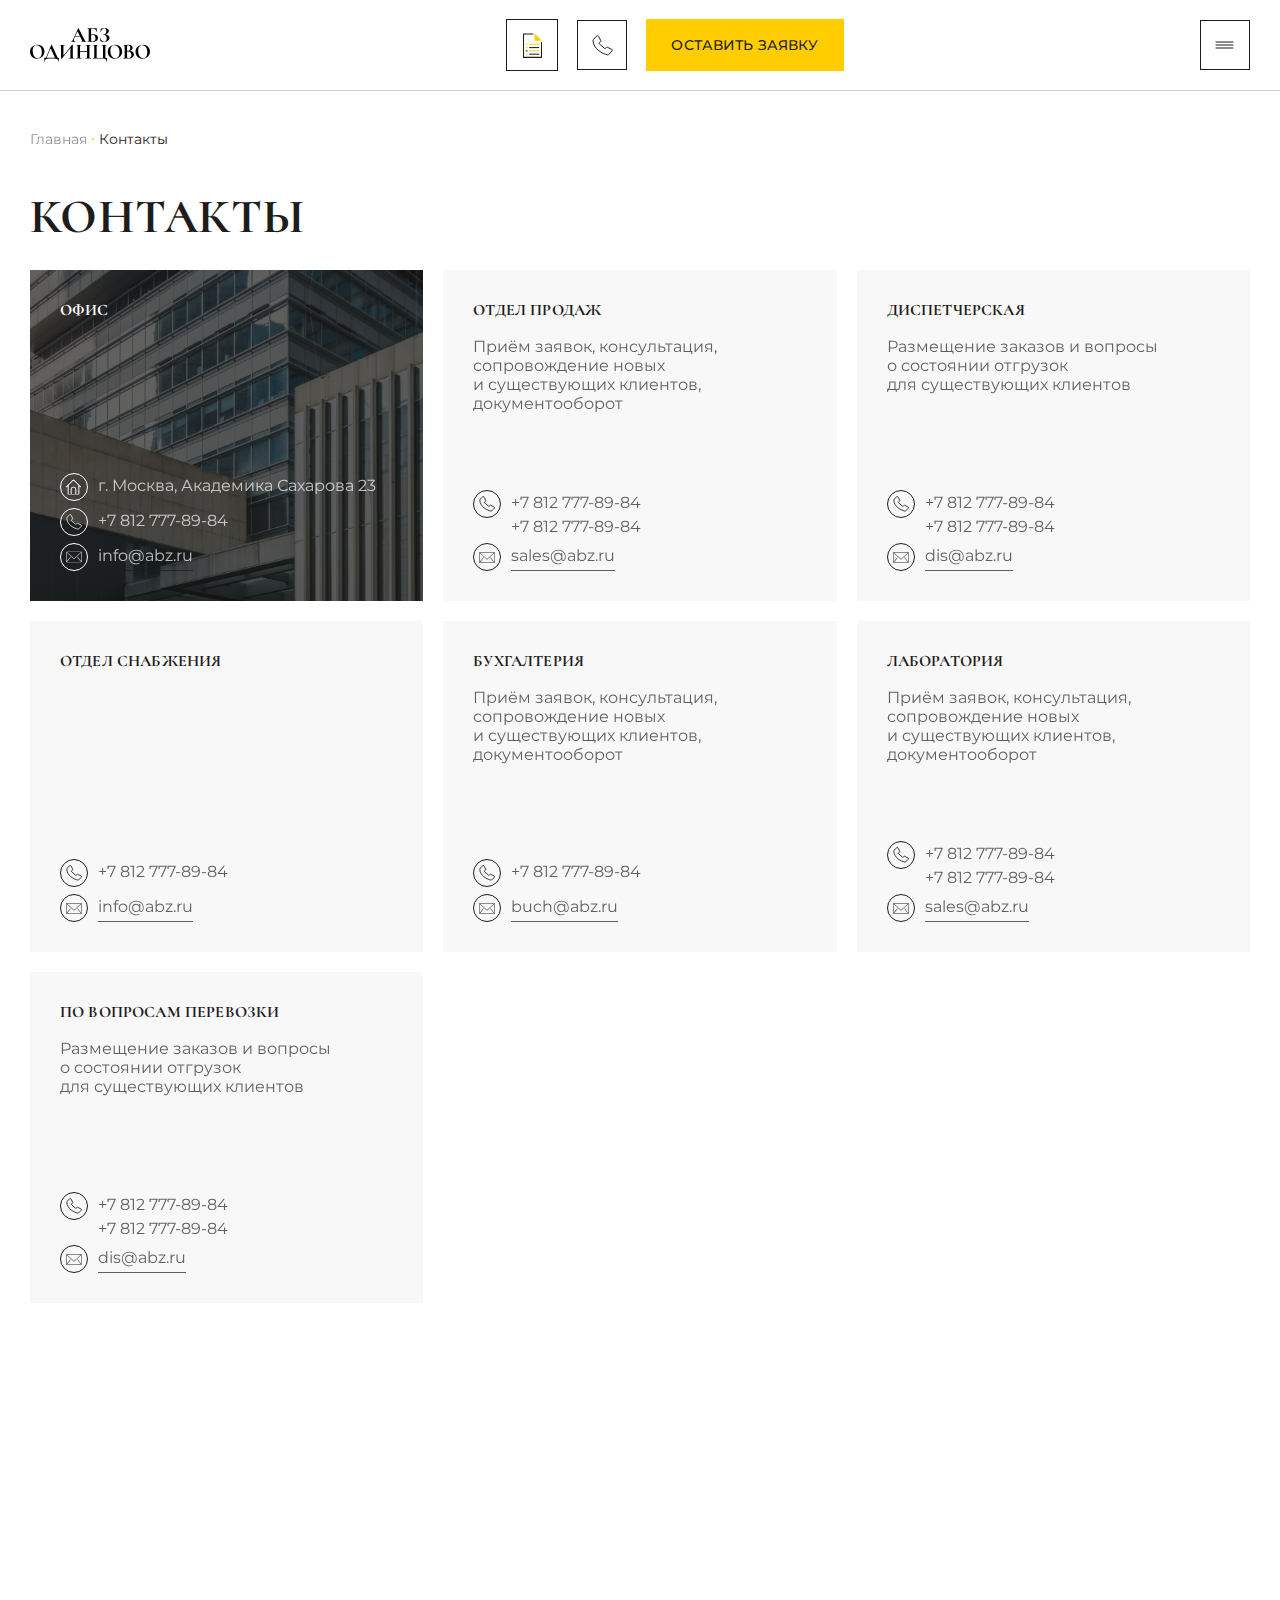
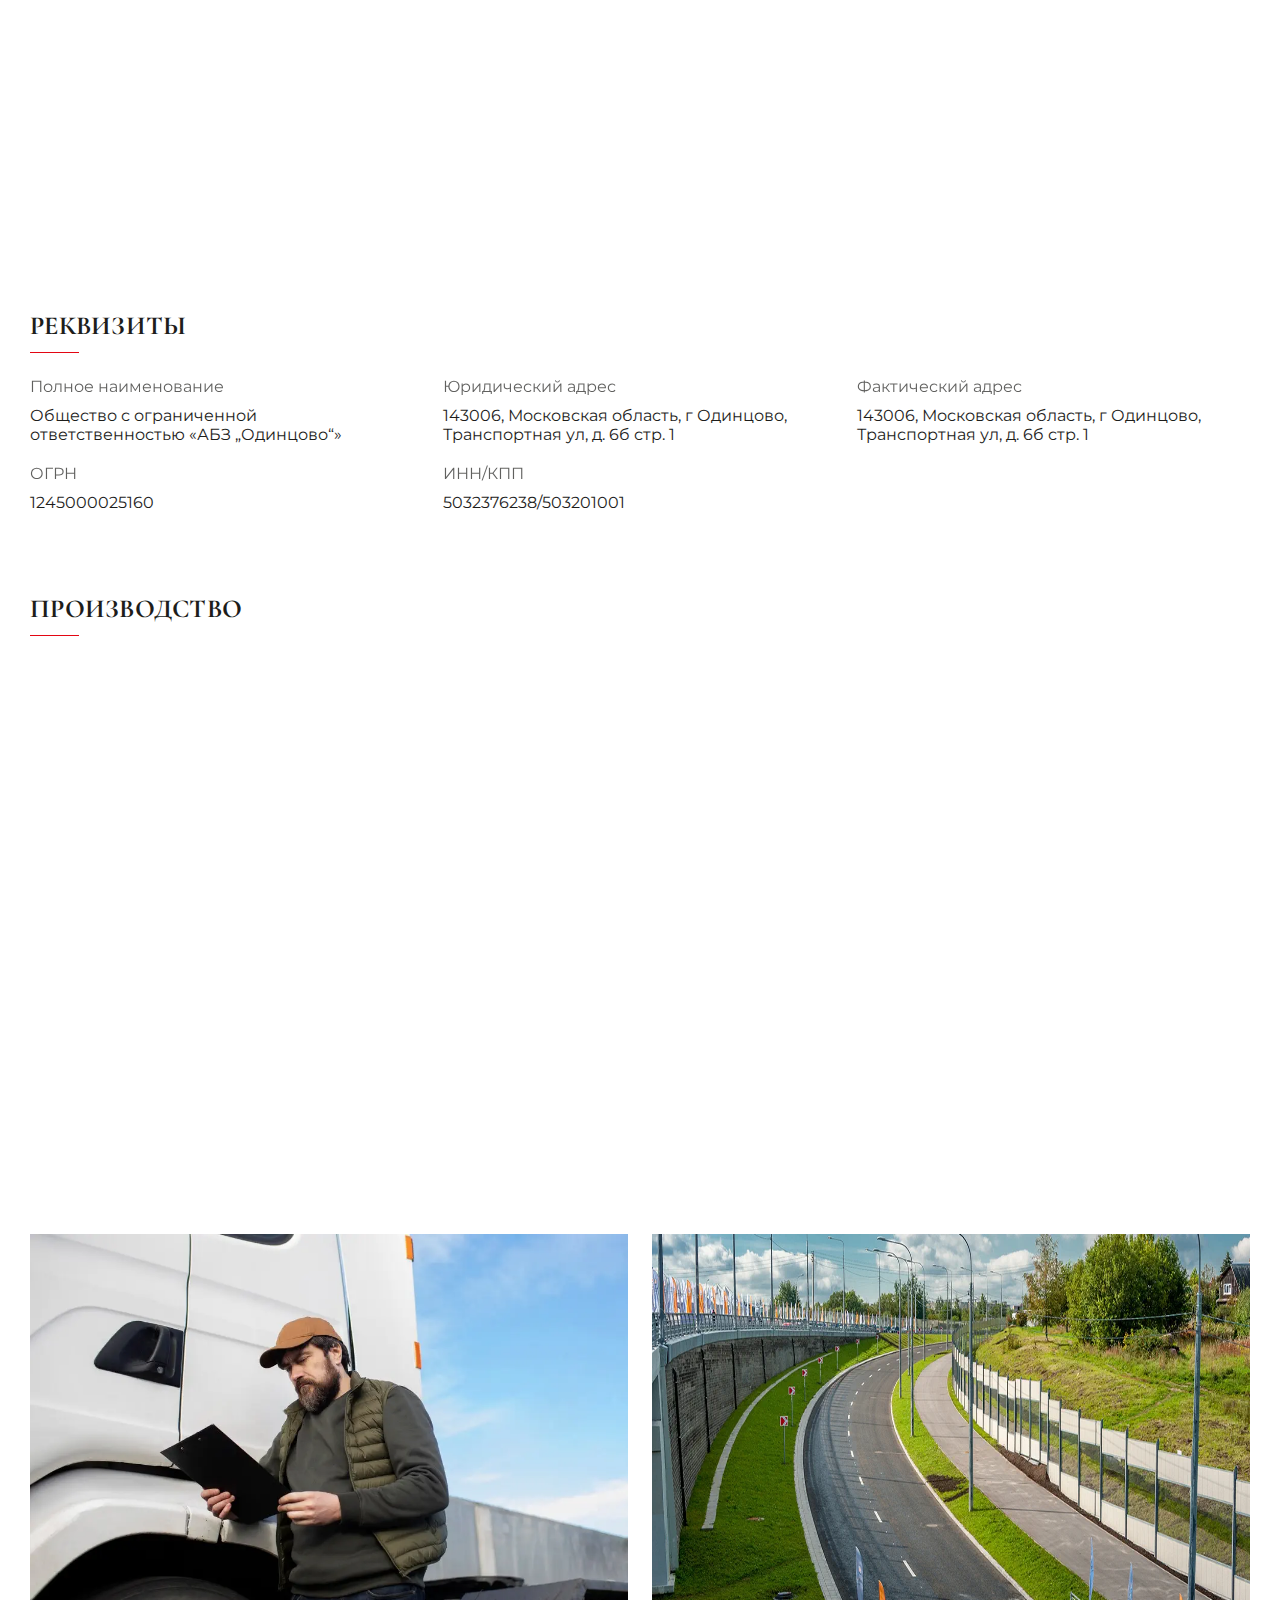
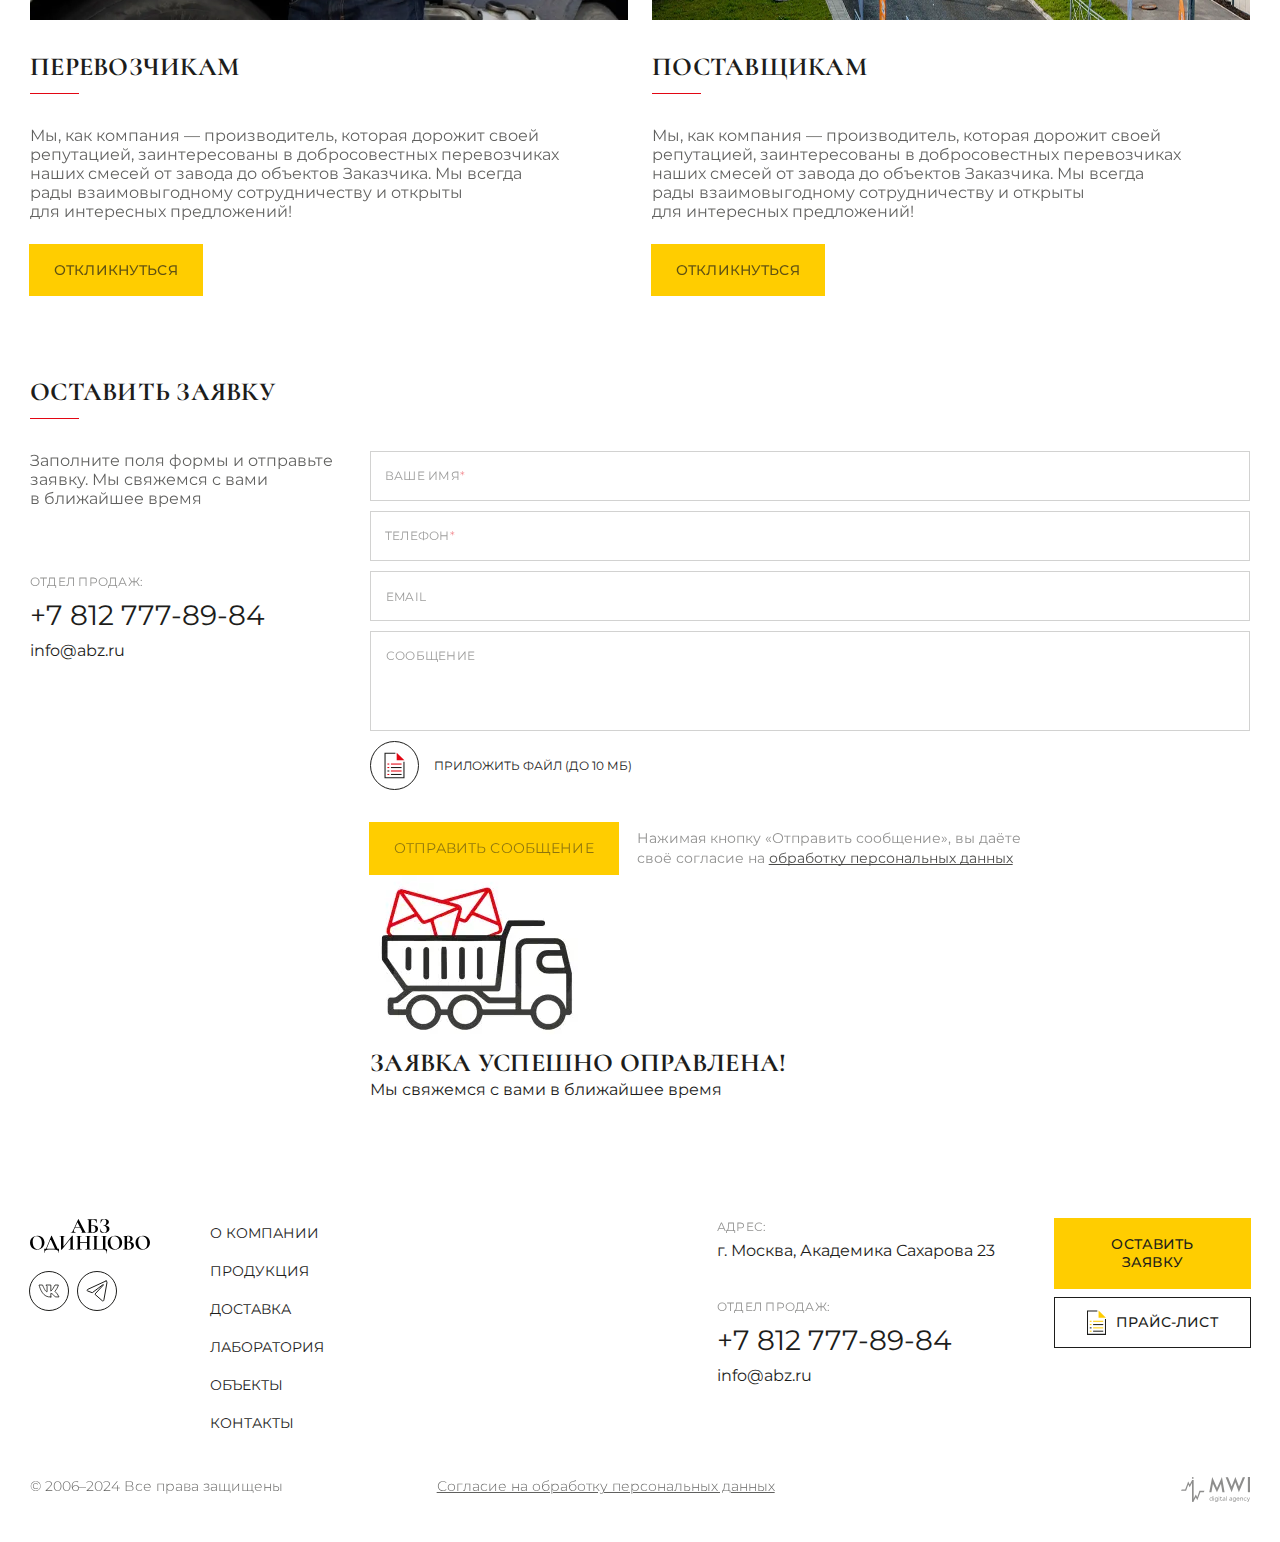
<file: contacts.html>
<!DOCTYPE html>
<html lang="ru">
    <head>
        <meta charset="UTF-8">
        <meta http-equiv="X-UA-Compatible" content="IE=edge">
        <meta http-equiv="Cache-Control" content="no-cache">
        <meta name="viewport" content="user-scalable=no, width=device-width, height=device-height">
        <meta name="description" content="Один из крупнейших поставщиков высококачественных асфальтобетонных смесей в России.">
        <meta name="keywords" content="Ключевые слова">
        <title>АБЗ Одинцово</title>
        <meta name="robots" content="index, follow">
        <meta name="HandheldFriendly" content="True">
        <meta name="format-detection" content="telephone=no">
        <meta name="format-detection" content="date=no">
        <meta name="format-detection" content="address=no">
        <meta name="format-detection" content="email=no">
        <meta name="application-name" content="АБЗ Одинцово">
        <meta name="color-scheme" content="only light">
        <meta property="og:title" content="АБЗ Одинцово">
        <meta property="og:type" content="website">
        <meta property="og:description" content="Один из крупнейших поставщиков высококачественных асфальтобетонных смесей в России.">
        <meta property="og:image" content="images/opengraph.webp">
        <meta property="og:site_name" content="АБЗ Одинцово">
        <link rel="icon" href="images/favicon.png" type="image/png">
        <link rel="stylesheet" href="https://cdn.jsdelivr.net/npm/swiper@11/swiper-bundle.min.css">
        <link rel="stylesheet" href="css/common.css">
        <link rel="stylesheet" href="css/contacts.css">
        <script defer src="https://cdn.jsdelivr.net/npm/swiper@11/swiper-bundle.min.js"></script>
        <script defer src="scripts/main.js"></script>
        <script defer src="scripts/phone.js"></script>
        <script defer src="scripts/modal.js"></script>
        <script defer src="scripts/tabs.js"></script>
        <script defer src="scripts/observer.js"></script>
        <script defer src="scripts/ajax.js" data-reload></script>
    </head>
    <body>
        <header>
            <div class="container">
                <div class="mobile_menu" onclick="headerMenu(this)">
                    <div class="menu_icon"><svg width="19" height="8" viewBox="0 0 19 8" fill="none" xmlns="http://www.w3.org/2000/svg">
<path d="M1 1H18" stroke="#1D1D1B" stroke-linecap="round"/>
<path d="M1 4H18" stroke="#1D1D1B" stroke-linecap="round"/>
<path d="M1 7H18" stroke="#1D1D1B" stroke-linecap="round"/>
</svg>

                    </div>
                    <div class="cross_icon"><svg width="11" height="11" viewBox="0 0 11 11" fill="none" xmlns="http://www.w3.org/2000/svg">
<path d="M10 1L1.16871 10" stroke="#1D1D1B" stroke-linecap="round"/>
<path d="M1 1L9.83129 10" stroke="#1D1D1B" stroke-linecap="round"/>
</svg>

                    </div>
                </div><a class="logotype" href="index.html"><svg width="150" height="44" viewBox="0 0 150 44" fill="none" xmlns="http://www.w3.org/2000/svg">
<path d="M93.0155 17.1153C93.9724 17.1153 94.6945 16.7091 95.182 15.8966C95.6875 15.0661 95.9403 14.0551 95.9403 12.8635C95.9403 11.4012 95.5521 10.2999 94.7758 9.55964C94.0175 8.80137 92.9342 8.42223 91.526 8.42223C91.4538 8.42223 91.4177 8.36807 91.4177 8.25975C91.4177 8.15142 91.4538 8.09726 91.526 8.09726C92.8259 8.09726 93.7918 7.75423 94.4237 7.06818C95.0737 6.38212 95.3986 5.41623 95.3986 4.1705C95.3986 2.92476 95.182 1.97692 94.7487 1.32698C94.3334 0.677029 93.7106 0.352055 92.8801 0.352055C92.2662 0.352055 91.6524 0.568704 91.0386 1.002C90.4247 1.41725 89.8831 1.99498 89.4137 2.7352C88.9443 3.47541 88.5922 4.3059 88.3575 5.22666C88.3395 5.28082 88.2853 5.29888 88.195 5.28082C88.1048 5.26277 88.0596 5.23569 88.0596 5.19958L88.4388 1.35406C88.4749 1.13741 88.511 0.992975 88.5471 0.920758C88.5832 0.848543 88.6825 0.785354 88.845 0.731191C90.2352 0.24373 91.6795 0 93.178 0C94.3695 0 95.3716 0.171514 96.184 0.514541C96.9964 0.839515 97.6012 1.28184 97.9984 1.84152C98.4137 2.38314 98.6213 2.97892 98.6213 3.62887C98.6213 4.44131 98.3324 5.19958 97.7547 5.90369C97.195 6.58974 96.4909 7.14942 95.6424 7.58272C94.7938 8.01602 93.9814 8.25975 93.2051 8.31391L93.5842 8.09726C94.6855 8.09726 95.6694 8.2778 96.536 8.63888C97.4207 8.98191 98.1067 9.4784 98.5942 10.1283C99.0997 10.7783 99.3525 11.5366 99.3525 12.4032C99.3525 13.3781 99.0365 14.2627 98.4046 15.0571C97.7727 15.8334 96.9242 16.4473 95.859 16.8986C94.7938 17.3319 93.6293 17.5486 92.3655 17.5486C91.5531 17.5486 90.7768 17.4583 90.0366 17.2778C89.2963 17.0972 88.7276 16.8445 88.3305 16.5195C88.168 16.4292 88.0687 16.357 88.0326 16.3028C87.9965 16.2306 87.9694 16.0952 87.9513 15.8966L87.6263 12.2407C87.6263 12.2046 87.6715 12.1775 87.7617 12.1594C87.8701 12.1414 87.9333 12.1594 87.9513 12.2136C88.0958 13.1344 88.4117 13.9739 88.8992 14.7321C89.4047 15.4724 90.0185 16.0591 90.7407 16.4924C91.4628 16.9077 92.2211 17.1153 93.0155 17.1153Z" fill="black"/>
<path d="M78.9088 17.3319C78.4213 17.3319 77.8346 17.3048 77.1485 17.2506C76.8777 17.2326 76.5437 17.2145 76.1465 17.1965C75.7674 17.1784 75.3431 17.1694 74.8737 17.1694L72.8968 17.1965C72.5357 17.2145 72.0482 17.2236 71.4344 17.2236C71.3802 17.2236 71.3531 17.1694 71.3531 17.0611C71.3531 16.9528 71.3802 16.8986 71.4344 16.8986C72.0121 16.8986 72.4274 16.8535 72.6801 16.7632C72.9509 16.6729 73.1315 16.5014 73.2217 16.2486C73.3301 15.9778 73.3842 15.5716 73.3842 15.03V2.49142C73.3842 1.9498 73.3391 1.55261 73.2488 1.29985C73.1586 1.0471 72.978 0.875581 72.7072 0.785311C72.4364 0.676986 72.0212 0.622824 71.4615 0.622824C71.4254 0.622824 71.4073 0.568662 71.4073 0.460338C71.4073 0.352014 71.4254 0.297852 71.4615 0.297852H82.8085C83.0612 0.297852 83.2147 0.333959 83.2689 0.406175C83.3411 0.478391 83.3772 0.667959 83.3772 0.974879L83.5938 5.09121C83.5938 5.14538 83.5487 5.17246 83.4584 5.17246C83.3681 5.17246 83.305 5.14538 83.2689 5.09121C82.998 3.70105 82.4925 2.66294 81.7523 1.97688C81.0301 1.27277 80.1274 0.920716 79.0442 0.920716H77.9068C77.3291 0.920716 76.9319 1.0471 76.7152 1.29985C76.5166 1.53456 76.4173 1.98591 76.4173 2.65391V15.03C76.4173 15.5716 76.5437 15.9778 76.7965 16.2486C77.0673 16.5195 77.5999 16.6549 78.3942 16.6549C79.5858 16.6549 80.4614 16.3479 81.0211 15.7341C81.5808 15.1022 81.8606 14.1814 81.8606 12.9718C81.8606 11.4192 81.4905 10.2727 80.7503 9.53252C80.0101 8.7923 78.972 8.42219 77.636 8.42219C76.9499 8.42219 76.1194 8.53954 75.1445 8.77425L74.982 8.15138C76.1555 7.82641 77.3561 7.66392 78.5838 7.66392C80.4434 7.66392 81.978 8.06111 83.1876 8.85549C84.4153 9.64987 85.0291 10.7963 85.0291 12.2948C85.0291 13.2336 84.7673 14.0912 84.2438 14.8675C83.7202 15.6258 82.989 16.2306 82.0502 16.6819C81.1114 17.1152 80.0642 17.3319 78.9088 17.3319Z" fill="black"/>
<path d="M55.9759 10.2638H63.7753L63.9648 11.0221H55.5697L55.9759 10.2638ZM70.356 16.8987C70.4463 16.8987 70.4914 16.9529 70.4914 17.0612C70.4914 17.1695 70.4463 17.2237 70.356 17.2237C69.9949 17.2237 69.4352 17.2056 68.677 17.1695C67.8826 17.1334 67.3139 17.1154 66.9709 17.1154C66.5195 17.1154 65.9688 17.1334 65.3189 17.1695C64.7051 17.2056 64.2176 17.2237 63.8565 17.2237C63.7843 17.2237 63.7482 17.1695 63.7482 17.0612C63.7482 16.9529 63.7843 16.8987 63.8565 16.8987C64.3259 16.8987 64.6599 16.8536 64.8585 16.7633C65.0752 16.655 65.1835 16.4744 65.1835 16.2217C65.1835 15.9148 65.003 15.4002 64.6419 14.6781L59.1444 3.81851L60.4714 1.48954L55.0822 13.3782C54.8475 13.9017 54.7302 14.3892 54.7302 14.8405C54.7302 15.4905 54.9559 15.996 55.4072 16.3571C55.8766 16.7182 56.4995 16.8987 57.2758 16.8987C57.3661 16.8987 57.4112 16.9529 57.4112 17.0612C57.4112 17.1695 57.3661 17.2237 57.2758 17.2237C56.9508 17.2237 56.4814 17.2056 55.8676 17.1695C55.1815 17.1334 54.5857 17.1154 54.0802 17.1154C53.5928 17.1154 53.006 17.1334 52.32 17.1695C51.7061 17.2056 51.2096 17.2237 50.8305 17.2237C50.7583 17.2237 50.7222 17.1695 50.7222 17.0612C50.7222 16.9529 50.7583 16.8987 50.8305 16.8987C51.336 16.8987 51.7603 16.7994 52.1033 16.6008C52.4463 16.3842 52.7894 16.0141 53.1324 15.4905C53.4754 14.9489 53.8816 14.1545 54.351 13.1073L60.2276 0.189642C60.2638 0.13548 60.345 0.108398 60.4714 0.108398C60.6158 0.108398 60.6971 0.13548 60.7151 0.189642L67.4854 13.5136C68.1173 14.7954 68.6409 15.6801 69.0561 16.1675C69.4713 16.655 69.9046 16.8987 70.356 16.8987Z" fill="black"/>
<path d="M140.495 38.3801C138.815 38.3801 137.317 37.992 135.999 37.2156C134.699 36.4213 133.688 35.3561 132.966 34.0201C132.262 32.666 131.91 31.1946 131.91 29.6058C131.91 27.7463 132.379 26.1575 133.318 24.8396C134.257 23.5035 135.457 22.5015 136.92 21.8335C138.4 21.1655 139.908 20.8315 141.442 20.8315C143.157 20.8315 144.665 21.2378 145.965 22.0502C147.265 22.8446 148.258 23.9007 148.944 25.2187C149.648 26.5366 150 27.9358 150 29.4163C150 31.0592 149.567 32.5667 148.7 33.9388C147.834 35.3109 146.669 36.3942 145.207 37.1886C143.762 37.9829 142.192 38.3801 140.495 38.3801ZM141.388 37.7031C142.399 37.7031 143.302 37.4142 144.096 36.8365C144.909 36.2407 145.541 35.3831 145.992 34.2638C146.443 33.1264 146.669 31.7723 146.669 30.2016C146.669 28.5406 146.416 27.0602 145.911 25.7603C145.405 24.4424 144.674 23.4133 143.717 22.6731C142.76 21.9328 141.641 21.5627 140.359 21.5627C138.716 21.5627 137.452 22.1856 136.568 23.4313C135.683 24.659 135.241 26.3832 135.241 28.6038C135.241 30.3551 135.503 31.9258 136.026 33.3159C136.568 34.6881 137.299 35.7623 138.22 36.5386C139.159 37.3149 140.215 37.7031 141.388 37.7031Z" fill="black"/>
<path d="M123.836 28.4957C125.046 28.4957 126.111 28.6942 127.031 29.0914C127.97 29.4886 128.692 30.0393 129.198 30.7434C129.703 31.4475 129.956 32.2509 129.956 33.1536C129.956 34.0924 129.685 34.941 129.144 35.6992C128.602 36.4575 127.853 37.0623 126.896 37.5137C125.939 37.947 124.874 38.1636 123.701 38.1636C123.195 38.1636 122.617 38.1365 121.967 38.0824C121.715 38.0643 121.399 38.0463 121.019 38.0282C120.658 38.0102 120.252 38.0011 119.801 38.0011L117.824 38.0282C117.463 38.0463 116.975 38.0553 116.362 38.0553C116.307 38.0553 116.28 38.0011 116.28 37.8928C116.28 37.7845 116.307 37.7303 116.362 37.7303C116.885 37.7303 117.282 37.6852 117.553 37.5949C117.824 37.4866 118.013 37.306 118.122 37.0533C118.248 36.7825 118.311 36.3853 118.311 35.8617V23.3232C118.311 22.5649 118.185 22.0684 117.932 21.8337C117.679 21.5809 117.165 21.4546 116.389 21.4546C116.352 21.4546 116.334 21.4004 116.334 21.2921C116.334 21.1837 116.352 21.1296 116.389 21.1296L117.824 21.1567C118.654 21.1928 119.313 21.2108 119.801 21.2108C120.306 21.2108 120.83 21.1837 121.372 21.1296C121.552 21.1115 121.823 21.0935 122.184 21.0754C122.545 21.0574 122.861 21.0483 123.132 21.0483C124.775 21.0483 126.048 21.3462 126.95 21.942C127.853 22.5378 128.304 23.4044 128.304 24.5418C128.304 25.5889 127.889 26.5187 127.059 27.3312C126.246 28.1255 125.073 28.6762 123.538 28.9831L123.836 28.4957ZM122.726 21.6441C122.202 21.6441 121.841 21.7705 121.642 22.0233C121.444 22.258 121.344 22.7093 121.344 23.3773V28.6852L120.342 28.4957C121.137 28.5318 121.832 28.5498 122.428 28.5498C123.367 28.5498 124.089 28.1978 124.594 27.4937C125.1 26.7895 125.352 25.8868 125.352 24.7855C125.352 23.7565 125.127 22.9801 124.675 22.4566C124.224 21.9149 123.574 21.6441 122.726 21.6441ZM123.24 37.4866C125.605 37.4866 126.788 36.2589 126.788 33.8036C126.788 32.4134 126.454 31.3121 125.786 30.4997C125.118 29.6872 124.107 29.281 122.753 29.281C121.868 29.281 121.101 29.3352 120.451 29.4435L121.344 29.1185V35.8617C121.344 36.4575 121.462 36.8818 121.697 37.1345C121.931 37.3692 122.446 37.4866 123.24 37.4866Z" fill="black"/>
<path d="M105.724 38.3801C104.045 38.3801 102.546 37.992 101.228 37.2156C99.9285 36.4213 98.9175 35.3561 98.1953 34.0201C97.4912 32.666 97.1392 31.1946 97.1392 29.6058C97.1392 27.7463 97.6086 26.1575 98.5474 24.8396C99.4862 23.5035 100.687 22.5015 102.149 21.8335C103.63 21.1655 105.137 20.8315 106.672 20.8315C108.387 20.8315 109.894 21.2378 111.194 22.0502C112.494 22.8446 113.487 23.9007 114.173 25.2187C114.877 26.5366 115.229 27.9358 115.229 29.4163C115.229 31.0592 114.796 32.5667 113.929 33.9388C113.063 35.3109 111.898 36.3942 110.436 37.1886C108.992 37.9829 107.421 38.3801 105.724 38.3801ZM106.618 37.7031C107.629 37.7031 108.531 37.4142 109.326 36.8365C110.138 36.2407 110.77 35.3831 111.221 34.2638C111.673 33.1264 111.898 31.7723 111.898 30.2016C111.898 28.5406 111.646 27.0602 111.14 25.7603C110.635 24.4424 109.903 23.4133 108.947 22.6731C107.99 21.9328 106.87 21.5627 105.588 21.5627C103.946 21.5627 102.682 22.1856 101.797 23.4313C100.912 24.659 100.47 26.3832 100.47 28.6038C100.47 30.3551 100.732 31.9258 101.255 33.3159C101.797 34.6881 102.528 35.7623 103.449 36.5386C104.388 37.3149 105.444 37.7031 106.618 37.7031Z" fill="black"/>
<path d="M95.9715 43.1195C95.9715 41.4766 95.5743 40.2218 94.7799 39.3552C93.9855 38.4886 92.8391 38.0553 91.3406 38.0553H78.1792C78.1431 38.0553 78.125 38.0012 78.125 37.8929C78.125 37.7845 78.1431 37.7304 78.1792 37.7304C78.8111 37.7304 79.2714 37.6852 79.5603 37.595C79.8492 37.5047 80.0478 37.3332 80.1561 37.0804C80.2644 36.8096 80.3186 36.4034 80.3186 35.8618V23.3232C80.3186 22.7816 80.2644 22.3844 80.1561 22.1316C80.0478 21.8789 79.8492 21.7074 79.5603 21.6171C79.2714 21.5088 78.8111 21.4546 78.1792 21.4546C78.1431 21.4546 78.125 21.4004 78.125 21.2921C78.125 21.1838 78.1431 21.1296 78.1792 21.1296L79.6415 21.1567C80.472 21.1928 81.14 21.2109 81.6455 21.2109C82.2594 21.2109 83.0357 21.1928 83.9745 21.1567L85.5723 21.1296C85.6084 21.1296 85.6265 21.1838 85.6265 21.2921C85.6265 21.4004 85.6084 21.4546 85.5723 21.4546C84.9043 21.4546 84.4168 21.5088 84.1099 21.6171C83.803 21.7074 83.5954 21.8789 83.4871 22.1316C83.3787 22.3844 83.3246 22.7816 83.3246 23.3232V35.8076C83.3246 36.4215 83.3426 36.8277 83.3787 37.0263C83.4329 37.2249 83.5412 37.3512 83.7037 37.4054C83.8662 37.4596 84.1912 37.4866 84.6786 37.4866H89.7428C90.2844 37.4866 90.6455 37.4596 90.8261 37.4054C91.0066 37.3512 91.1149 37.2249 91.151 37.0263C91.2052 36.8277 91.2323 36.4215 91.2323 35.8076V23.3232C91.2323 22.7816 91.1781 22.3844 91.0698 22.1316C90.9615 21.8789 90.7538 21.7074 90.4469 21.6171C90.14 21.5088 89.6525 21.4546 88.9845 21.4546C88.9484 21.4546 88.9304 21.4004 88.9304 21.2921C88.9304 21.1838 88.9484 21.1296 88.9845 21.1296L90.5823 21.1567C91.5211 21.1928 92.2975 21.2109 92.9113 21.2109C93.4168 21.2109 94.0848 21.1928 94.9153 21.1567L96.3777 21.1296C96.4138 21.1296 96.4318 21.1838 96.4318 21.2921C96.4318 21.4004 96.4138 21.4546 96.3777 21.4546C95.7458 21.4546 95.2854 21.5088 94.9965 21.6171C94.7077 21.7074 94.5091 21.8789 94.4008 22.1316C94.2924 22.3844 94.2383 22.7816 94.2383 23.3232V35.8618C94.2383 36.5298 94.2654 36.9811 94.3195 37.2158C94.3917 37.4325 94.5271 37.5769 94.7257 37.6491C94.9424 37.7033 95.3667 37.7304 95.9986 37.7304C96.143 37.7304 96.2333 37.7484 96.2694 37.7845C96.3235 37.8206 96.3506 37.9109 96.3506 38.0553C96.3506 38.4706 96.3416 38.8136 96.3235 39.0844C96.2874 40.0955 96.2694 41.4405 96.2694 43.1195C96.2694 43.2098 96.2152 43.2549 96.1069 43.2549C96.0166 43.2549 95.9715 43.2098 95.9715 43.1195Z" fill="black"/>
<path d="M71.2969 23.3774C71.2969 22.8357 71.2427 22.4386 71.1344 22.1858C71.0261 21.915 70.8184 21.7254 70.5115 21.6171C70.2046 21.5088 69.7171 21.4546 69.0491 21.4546C68.995 21.4546 68.9679 21.4004 68.9679 21.2921C68.9679 21.1838 68.995 21.1296 69.0491 21.1296L70.3761 21.1567C71.2788 21.1928 72.0913 21.2109 72.8134 21.2109C73.3009 21.2109 73.996 21.1928 74.8987 21.1567L76.4152 21.1296C76.4694 21.1296 76.4965 21.1838 76.4965 21.2921C76.4965 21.4004 76.4694 21.4546 76.4152 21.4546C75.8014 21.4546 75.341 21.5088 75.0341 21.6171C74.7452 21.7074 74.5466 21.8789 74.4383 22.1316C74.348 22.3844 74.3029 22.7816 74.3029 23.3232V35.8618C74.3029 36.4034 74.348 36.8096 74.4383 37.0804C74.5466 37.3332 74.7452 37.5047 75.0341 37.595C75.3229 37.6852 75.7833 37.7304 76.4152 37.7304C76.4694 37.7304 76.4965 37.7845 76.4965 37.8929C76.4965 38.0012 76.4694 38.0553 76.4152 38.0553C75.7833 38.0553 75.2778 38.0463 74.8987 38.0283L72.8134 38.0012L70.3761 38.0283C70.0511 38.0463 69.6088 38.0553 69.0491 38.0553C68.995 38.0553 68.9679 38.0012 68.9679 37.8929C68.9679 37.7845 68.995 37.7304 69.0491 37.7304C69.7171 37.7304 70.2046 37.6852 70.5115 37.595C70.8184 37.5047 71.0261 37.3332 71.1344 37.0804C71.2427 36.8277 71.2969 36.4215 71.2969 35.8618V23.3774ZM60.9519 28.8748H72.678V29.6331H60.9519V28.8748ZM59.5437 23.3232C59.5437 22.7816 59.4895 22.3844 59.3812 22.1316C59.2729 21.8789 59.0743 21.7074 58.7854 21.6171C58.5146 21.5088 58.0723 21.4546 57.4584 21.4546C57.4043 21.4546 57.3772 21.4004 57.3772 21.2921C57.3772 21.1838 57.4043 21.1296 57.4584 21.1296L58.9208 21.1567C59.7513 21.1928 60.4193 21.2109 60.9248 21.2109C61.6109 21.2109 62.4052 21.1928 63.3079 21.1567L64.7974 21.1296C64.8335 21.1296 64.8516 21.1838 64.8516 21.2921C64.8516 21.4004 64.8335 21.4546 64.7974 21.4546C64.1475 21.4546 63.669 21.5088 63.3621 21.6171C63.0552 21.7254 62.8385 21.915 62.7122 22.1858C62.6038 22.4386 62.5497 22.8357 62.5497 23.3774V35.8618C62.5497 36.4034 62.6038 36.8096 62.7122 37.0804C62.8205 37.3332 63.0281 37.5047 63.335 37.595C63.6419 37.6852 64.1294 37.7304 64.7974 37.7304C64.8335 37.7304 64.8516 37.7845 64.8516 37.8929C64.8516 38.0012 64.8335 38.0553 64.7974 38.0553C64.1655 38.0553 63.66 38.0463 63.2809 38.0283L60.9248 38.0012L58.8937 38.0283C58.5326 38.0463 58.0361 38.0553 57.4043 38.0553C57.3681 38.0553 57.3501 38.0012 57.3501 37.8929C57.3501 37.7845 57.3681 37.7304 57.4043 37.7304C58.0361 37.7304 58.4965 37.6852 58.7854 37.595C59.0743 37.5047 59.2729 37.3332 59.3812 37.0804C59.4895 36.8096 59.5437 36.4034 59.5437 35.8618V23.3232Z" fill="black"/>
<path d="M52.608 20.9399C52.6621 20.8857 52.7975 20.8586 53.0142 20.8586C53.1406 20.8586 53.2579 20.8767 53.3662 20.9128C53.4746 20.9489 53.5287 20.994 53.5287 21.0482V35.8616C53.5287 36.4032 53.5829 36.8094 53.6912 37.0802C53.7995 37.333 53.9981 37.5045 54.287 37.5948C54.5759 37.6851 55.0272 37.7302 55.641 37.7302C55.6952 37.7302 55.7223 37.7844 55.7223 37.8927C55.7223 38.001 55.6952 38.0552 55.641 38.0552C55.0092 38.0552 54.5036 38.0461 54.1245 38.0281L52.0393 38.001L49.602 38.0281C49.277 38.0461 48.8347 38.0552 48.275 38.0552C48.2208 38.0552 48.1937 38.001 48.1937 37.8927C48.1937 37.7844 48.2208 37.7302 48.275 37.7302C48.943 37.7302 49.4304 37.6851 49.7374 37.5948C50.0443 37.5045 50.2519 37.333 50.3602 37.0802C50.4685 36.8275 50.5227 36.4213 50.5227 35.8616V23.9188L51.4164 23.6751L39.6903 38.3531C39.6361 38.4072 39.5007 38.4343 39.284 38.4343C38.941 38.4343 38.7695 38.3711 38.7695 38.2447V23.323C38.7695 22.7814 38.7153 22.3842 38.607 22.1315C38.4987 21.8787 38.3001 21.7072 38.0112 21.6169C37.7224 21.5086 37.271 21.4544 36.6572 21.4544C36.603 21.4544 36.5759 21.4003 36.5759 21.2919C36.5759 21.1836 36.603 21.1295 36.6572 21.1295L38.1737 21.1565C39.0764 21.1926 39.7715 21.2107 40.259 21.2107C40.9811 21.2107 41.7936 21.1926 42.6963 21.1565L44.0232 21.1295C44.0774 21.1295 44.1045 21.1836 44.1045 21.2919C44.1045 21.4003 44.0774 21.4544 44.0232 21.4544C43.3552 21.4544 42.8678 21.5086 42.5609 21.6169C42.2539 21.7072 42.0463 21.8787 41.938 22.1315C41.8297 22.3842 41.7755 22.7814 41.7755 23.323V35.3741L40.8818 35.6179L52.608 20.9399Z" fill="black"/>
<path d="M26.644 21.0212C26.6801 20.967 26.7703 20.9399 26.9148 20.9399C27.0592 20.9399 27.1405 20.967 27.1585 21.0212L34.9579 38.0552H31.5998L25.5066 24.7313L26.9148 22.3211L20.4424 38.0552H19.5758L26.644 21.0212ZM18.0322 42.4965C18.0322 40.98 17.969 39.6981 17.8426 38.651C17.7884 38.308 17.7614 37.974 17.7614 37.649C17.7614 37.5046 17.7704 37.4143 17.7884 37.3782C17.8245 37.3421 17.9058 37.324 18.0322 37.324H35.9599C36.1224 37.324 36.2126 37.3421 36.2307 37.3782C36.2668 37.3962 36.2849 37.4865 36.2849 37.649C36.2849 37.7212 36.2668 37.974 36.2307 38.4073C36.0863 39.6169 36.014 40.98 36.014 42.4965C36.014 42.5868 35.9599 42.6319 35.8516 42.6319C35.7613 42.6319 35.7161 42.5868 35.7161 42.4965C35.7161 41.0522 35.1926 39.9509 34.1454 39.1926C33.1164 38.4344 31.6269 38.0552 29.6771 38.0552H23.665C21.9499 38.0552 20.632 38.4344 19.7112 39.1926C18.8085 39.9509 18.3571 41.0522 18.3571 42.4965C18.3571 42.5868 18.303 42.6319 18.1947 42.6319C18.0863 42.6319 18.0322 42.5868 18.0322 42.4965Z" fill="black"/>
<path d="M8.58472 38.3801C6.90569 38.3801 5.4072 37.992 4.08925 37.2156C2.78936 36.4213 1.77833 35.3561 1.05616 34.0201C0.352055 32.666 0 31.1946 0 29.6058C0 27.7463 0.469406 26.1575 1.40822 24.8396C2.34703 23.5035 3.54763 22.5015 5.01001 21.8335C6.49045 21.1655 7.99796 20.8315 9.53256 20.8315C11.2477 20.8315 12.7552 21.2378 14.0551 22.0502C15.355 22.8446 16.348 23.9007 17.034 25.2187C17.7381 26.5366 18.0902 27.9358 18.0902 29.4163C18.0902 31.0592 17.6569 32.5667 16.7903 33.9388C15.9237 35.3109 14.7592 36.3942 13.2968 37.1886C11.8525 37.9829 10.2818 38.3801 8.58472 38.3801ZM9.4784 37.7031C10.4894 37.7031 11.3921 37.4142 12.1865 36.8365C12.9989 36.2407 13.6308 35.3831 14.0822 34.2638C14.5335 33.1264 14.7592 31.7723 14.7592 30.2016C14.7592 28.5406 14.5065 27.0602 14.0009 25.7603C13.4954 24.4424 12.7642 23.4133 11.8074 22.6731C10.8505 21.9328 9.73116 21.5627 8.44932 21.5627C6.80639 21.5627 5.54261 22.1856 4.65796 23.4313C3.7733 24.659 3.33098 26.3832 3.33098 28.6038C3.33098 30.3551 3.59276 31.9258 4.11633 33.3159C4.65796 34.6881 5.38915 35.7623 6.3099 36.5386C7.24872 37.3149 8.30488 37.7031 9.4784 37.7031Z" fill="black"/>
</svg>
</a>
                <menu>
                    <li><a href="about.html">О компании</a></li>
                    <li><a href="catalog.html">Продукция</a></li>
                    <li><a href="delivery.html">Доставка</a></li>
                    <li><a href="laboratory.html">Лаборатория</a></li>
                    <li><a href="objects.html">Объекты</a></li>
                    <li><a href="contacts.html">Контакты</a></li>
                </menu>
                <div class="contact">
                    <div class="price"><img class="black" src="images/pricelist.svg" alt=""><img class="white" src="images/pricelist_white.svg" alt=""><span>Прайс-лист</span></div><a class="phone" href="tel:+7 812 777-89-84"><svg width="21" height="21" viewBox="0 0 21 21" fill="none" xmlns="http://www.w3.org/2000/svg">
<path d="M4.93446 0.936737L1.30292 4.4674C1.10926 4.65568 0.998191 4.91792 1.00663 5.18789C1.28902 14.2233 10.5257 18.6471 15.6505 19.88C15.9823 19.9598 16.3281 19.8524 16.5668 19.6086L20.0448 16.0552C20.5178 15.572 20.3848 14.7684 19.7814 14.4633L15.5143 12.306C15.1333 12.1134 14.6721 12.1839 14.366 12.4815L13.6578 13.17C13.2857 13.5318 12.6987 13.5487 12.3063 13.2091L7.40113 8.96362C6.87213 8.50576 6.96475 7.66013 7.58033 7.32764L8.37832 6.89663C8.85904 6.63699 9.04238 6.03958 8.79007 5.55497L6.51852 1.19194C6.20921 0.597837 5.4147 0.469837 4.93446 0.936737Z" stroke="#000000"/>
</svg>
<span>+7 812 777-89-84</span></a>
                    <button class="yellow" data-modal-target="proposal"><span>Оставить заявку</span></button>
                </div>
            </div>
        </header>
        <section class="menu">
            <div class="mobile_wrap">
                <menu>
                    <li><a href="about.html">О компании</a></li>
                    <li><a href="catalog.html">Продукция</a></li>
                    <li><a href="delivery.html">Доставка</a></li>
                    <li><a href="laboratory.html">Лаборатория</a></li>
                    <li><a href="objects.html">Объекты</a></li>
                    <li><a href="contacts.html">Контакты</a></li>
                </menu><a class="phone" href="tel:+7 812 777-89-84"><svg width="21" height="21" viewBox="0 0 21 21" fill="none" xmlns="http://www.w3.org/2000/svg">
<path d="M4.93446 0.936737L1.30292 4.4674C1.10926 4.65568 0.998191 4.91792 1.00663 5.18789C1.28902 14.2233 10.5257 18.6471 15.6505 19.88C15.9823 19.9598 16.3281 19.8524 16.5668 19.6086L20.0448 16.0552C20.5178 15.572 20.3848 14.7684 19.7814 14.4633L15.5143 12.306C15.1333 12.1134 14.6721 12.1839 14.366 12.4815L13.6578 13.17C13.2857 13.5318 12.6987 13.5487 12.3063 13.2091L7.40113 8.96362C6.87213 8.50576 6.96475 7.66013 7.58033 7.32764L8.37832 6.89663C8.85904 6.63699 9.04238 6.03958 8.79007 5.55497L6.51852 1.19194C6.20921 0.597837 5.4147 0.469837 4.93446 0.936737Z" stroke="#000000"/>
</svg>
<span>+7 812 777-89-84</span></a>
                <button class="yellow" data-modal-target="proposal"><span>Оставить заявку</span></button>
                <div class="price"><img src="images/pricelist.svg" alt=""><span>Прайс-лист</span></div>
            </div>
        </section>
        <main>
            <section class="contacts">
                <div class="container">
                    <script defer src="scripts/map.js"></script>
                    <script src="https://api-maps.yandex.ru/2.1/?lang=ru-RU" type="text/javascript"></script>
                    <div class="breadcrumbs"><a href="index.html">Главная</a>
                        <div class="dot"></div><span>Контакты</span>
                    </div>
                    <h1>Контакты</h1>
                    <div class="departments">
                        <div class="office">
                            <h3>Офис</h3>
                            <div class="contacts">
                                <div class="adress">
                                    <div class="icon"><svg width="16" height="15" viewBox="0 0 16 15" fill="none" xmlns="http://www.w3.org/2000/svg">
<g clip-path="url(#clip0_490_4775)">
<mask id="path-1-inside-1_490_4775" fill="white">
<path d="M14.9123 7.2881L13.1123 5.48814L7.71241 0.0882454C7.59482 -0.0287641 7.40521 -0.0287641 7.28762 0.0882454L1.88772 5.48814L0.0877571 7.2881C-0.0292524 7.4057 -0.0292524 7.59531 0.0877571 7.7129C0.205352 7.82991 0.394958 7.82991 0.512553 7.7129L1.80013 6.42471V14.7004C1.80013 14.8659 1.93454 15.0004 2.10012 15.0004H5.10006H9.89997H12.8999C13.0655 15.0004 13.1999 14.8659 13.1999 14.7004V6.42471L14.4875 7.7129C14.5463 7.77111 14.6231 7.8005 14.6999 7.8005C14.7767 7.8005 14.8535 7.77108 14.9123 7.7129C15.0293 7.59528 15.0293 7.4057 14.9123 7.2881ZM9.59997 14.4004H5.40006V9.90046C5.40006 8.74249 6.34205 7.8005 7.50001 7.8005C8.65798 7.8005 9.59997 8.74249 9.59997 9.90046V14.4004ZM12.5999 14.4004H10.2V9.90046C10.2 8.41188 8.98859 7.20051 7.50001 7.20051C6.01144 7.20051 4.80007 8.41188 4.80007 9.90046V14.4004H2.40011V5.82473L7.50001 0.724825L12.5999 5.82473V14.4004Z"/>
</mask>
<path d="M14.9123 7.2881L13.1123 5.48814L7.71241 0.0882454C7.59482 -0.0287641 7.40521 -0.0287641 7.28762 0.0882454L1.88772 5.48814L0.0877571 7.2881C-0.0292524 7.4057 -0.0292524 7.59531 0.0877571 7.7129C0.205352 7.82991 0.394958 7.82991 0.512553 7.7129L1.80013 6.42471V14.7004C1.80013 14.8659 1.93454 15.0004 2.10012 15.0004H5.10006H9.89997H12.8999C13.0655 15.0004 13.1999 14.8659 13.1999 14.7004V6.42471L14.4875 7.7129C14.5463 7.77111 14.6231 7.8005 14.6999 7.8005C14.7767 7.8005 14.8535 7.77108 14.9123 7.7129C15.0293 7.59528 15.0293 7.4057 14.9123 7.2881ZM9.59997 14.4004H5.40006V9.90046C5.40006 8.74249 6.34205 7.8005 7.50001 7.8005C8.65798 7.8005 9.59997 8.74249 9.59997 9.90046V14.4004ZM12.5999 14.4004H10.2V9.90046C10.2 8.41188 8.98859 7.20051 7.50001 7.20051C6.01144 7.20051 4.80007 8.41188 4.80007 9.90046V14.4004H2.40011V5.82473L7.50001 0.724825L12.5999 5.82473V14.4004Z" fill="#1D1D1B"/>
<path d="M14.9123 7.2881L15.6211 6.58276L15.6194 6.581L14.9123 7.2881ZM13.1123 5.48814L13.8194 4.78103L13.8194 4.78103L13.1123 5.48814ZM7.71241 0.0882454L8.41952 -0.618864L8.41775 -0.620625L7.71241 0.0882454ZM7.28762 0.0882454L6.58228 -0.620627L6.58051 -0.618861L7.28762 0.0882454ZM1.88772 5.48814L1.18062 4.78103L1.18062 4.78103L1.88772 5.48814ZM0.0877571 7.2881L-0.619352 6.581L-0.621113 6.58277L0.0877571 7.2881ZM0.0877571 7.7129L-0.621122 8.41825L-0.617582 8.42177L0.0877571 7.7129ZM0.512553 7.7129L1.21789 8.42177L1.21983 8.41984L0.512553 7.7129ZM1.80013 6.42471H2.80013V4.00968L1.09285 5.71778L1.80013 6.42471ZM13.1999 6.42471L13.9072 5.71778L12.1999 4.00968V6.42471H13.1999ZM14.4875 7.7129L13.7802 8.41985L13.7839 8.42354L14.4875 7.7129ZM14.9123 7.7129L15.6157 8.42374L15.6212 8.41815L14.9123 7.7129ZM9.59997 14.4004V15.4004H10.6V14.4004H9.59997ZM5.40006 14.4004H4.40006V15.4004H5.40006V14.4004ZM12.5999 14.4004V15.4004H13.5999V14.4004H12.5999ZM10.2 14.4004H9.19996V15.4004H10.2V14.4004ZM4.80007 14.4004V15.4004H5.80007V14.4004H4.80007ZM2.40011 14.4004H1.40011V15.4004H2.40011V14.4004ZM2.40011 5.82473L1.69301 5.11762L1.40011 5.41051V5.82473H2.40011ZM7.50001 0.724825L8.20712 0.0177179L7.50001 -0.689389L6.79291 0.0177179L7.50001 0.724825ZM12.5999 5.82473H13.5999V5.41051L13.307 5.11762L12.5999 5.82473ZM15.6194 6.581L13.8194 4.78103L12.4052 6.19525L14.2052 7.99521L15.6194 6.581ZM13.8194 4.78103L8.41952 -0.618861L7.00531 0.795352L12.4052 6.19525L13.8194 4.78103ZM8.41775 -0.620625C7.91004 -1.12581 7.08999 -1.12581 6.58228 -0.620625L7.99296 0.797116C7.72043 1.06828 7.2796 1.06828 7.00707 0.797116L8.41775 -0.620625ZM6.58051 -0.618861L1.18062 4.78103L2.59483 6.19525L7.99472 0.795352L6.58051 -0.618861ZM1.18062 4.78103L-0.61935 6.581L0.794864 7.99521L2.59483 6.19525L1.18062 4.78103ZM-0.621113 6.58277C-1.1263 7.09048 -1.1263 7.91053 -0.621113 8.41824L0.796628 7.00756C1.06779 7.28008 1.06779 7.72092 0.796628 7.99344L-0.621113 6.58277ZM-0.617582 8.42177C-0.10987 8.92695 0.71018 8.92695 1.21789 8.42177L-0.192785 7.00403C0.0797359 6.73287 0.520575 6.73287 0.793096 7.00403L-0.617582 8.42177ZM1.21983 8.41984L2.5074 7.13165L1.09285 5.71778L-0.194722 7.00596L1.21983 8.41984ZM0.800126 6.42471V14.7004H2.80013V6.42471H0.800126ZM0.800126 14.7004C0.800126 15.4182 1.38225 16.0004 2.10012 16.0004V14.0004C2.48682 14.0004 2.80013 14.3137 2.80013 14.7004H0.800126ZM2.10012 16.0004H5.10006V14.0004H2.10012V16.0004ZM5.10006 16.0004H9.89997V14.0004H5.10006V16.0004ZM9.89997 16.0004H12.8999V14.0004H9.89997V16.0004ZM12.8999 16.0004C13.6178 16.0004 14.1999 15.4182 14.1999 14.7004H12.1999C12.1999 14.3137 12.5132 14.0004 12.8999 14.0004V16.0004ZM14.1999 14.7004V6.42471H12.1999V14.7004H14.1999ZM12.4926 7.13165L13.7802 8.41984L15.1948 7.00596L13.9072 5.71778L12.4926 7.13165ZM13.7839 8.42354C14.0359 8.67297 14.368 8.8005 14.6999 8.8005V6.8005C14.8781 6.8005 15.0567 6.86926 15.191 7.00226L13.7839 8.42354ZM14.6999 8.8005C15.0319 8.8005 15.3639 8.67283 15.6157 8.42372L14.2089 7.00209C14.343 6.86934 14.5214 6.8005 14.6999 6.8005V8.8005ZM15.6212 8.41815C16.1262 7.91048 16.1264 7.09053 15.6211 6.58277L14.2034 7.99344C13.9322 7.72087 13.9323 7.28007 14.2033 7.00765L15.6212 8.41815ZM9.59997 13.4004H5.40006V15.4004H9.59997V13.4004ZM6.40006 14.4004V9.90046H4.40006V14.4004H6.40006ZM6.40006 9.90046C6.40006 9.29477 6.89433 8.8005 7.50001 8.8005V6.8005C5.78976 6.8005 4.40006 8.19021 4.40006 9.90046H6.40006ZM7.50001 8.8005C8.10569 8.8005 8.59997 9.29477 8.59997 9.90046H10.6C10.6 8.19021 9.21027 6.8005 7.50001 6.8005V8.8005ZM8.59997 9.90046V14.4004H10.6V9.90046H8.59997ZM12.5999 13.4004H10.2V15.4004H12.5999V13.4004ZM11.2 14.4004V9.90046H9.19996V14.4004H11.2ZM11.2 9.90046C11.2 7.8596 9.54087 6.20051 7.50001 6.20051V8.20051C8.4363 8.20051 9.19996 8.96417 9.19996 9.90046H11.2ZM7.50001 6.20051C5.45916 6.20051 3.80007 7.8596 3.80007 9.90046H5.80007C5.80007 8.96417 6.56373 8.20051 7.50001 8.20051V6.20051ZM3.80007 9.90046V14.4004H5.80007V9.90046H3.80007ZM4.80007 13.4004H2.40011V15.4004H4.80007V13.4004ZM3.40011 14.4004V5.82473H1.40011V14.4004H3.40011ZM3.10722 6.53183L8.20712 1.43193L6.79291 0.0177179L1.69301 5.11762L3.10722 6.53183ZM6.79291 1.43193L11.8928 6.53183L13.307 5.11762L8.20712 0.0177179L6.79291 1.43193ZM11.5999 5.82473V14.4004H13.5999V5.82473H11.5999Z" fill="#1D1D1B" mask="url(#path-1-inside-1_490_4775)"/>
</g>
<defs>
<clipPath id="clip0_490_4775">
<rect width="16" height="15" fill="white"/>
</clipPath>
</defs>
</svg>

                                    </div><span>г. Москва, Академика Сахарова 23</span>
                                </div>
                                <div class="phones">
                                    <div class="icon"><svg width="21" height="21" viewBox="0 0 21 21" fill="none" xmlns="http://www.w3.org/2000/svg">
<path d="M4.93446 0.936737L1.30292 4.4674C1.10926 4.65568 0.998191 4.91792 1.00663 5.18789C1.28902 14.2233 10.5257 18.6471 15.6505 19.88C15.9823 19.9598 16.3281 19.8524 16.5668 19.6086L20.0448 16.0552C20.5178 15.572 20.3848 14.7684 19.7814 14.4633L15.5143 12.306C15.1333 12.1134 14.6721 12.1839 14.366 12.4815L13.6578 13.17C13.2857 13.5318 12.6987 13.5487 12.3063 13.2091L7.40113 8.96362C6.87213 8.50576 6.96475 7.66013 7.58033 7.32764L8.37832 6.89663C8.85904 6.63699 9.04238 6.03958 8.79007 5.55497L6.51852 1.19194C6.20921 0.597837 5.4147 0.469837 4.93446 0.936737Z" stroke="#000000"/>
</svg>

                                    </div><a href="tel:+7 812 777-89-84">+7 812 777-89-84</a>
                                </div>
                                <div class="email">
                                    <div class="icon"><svg width="16" height="11" viewBox="0 0 16 11" fill="none" xmlns="http://www.w3.org/2000/svg">
<g clip-path="url(#clip0_490_4890)">
<path d="M0.667112 10.4732C0.620763 10.4729 0.575457 10.4592 0.536527 10.4336C0.497596 10.4081 0.466663 10.3717 0.447369 10.3289C0.428075 10.2861 0.421224 10.2386 0.427621 10.192C0.434019 10.1453 0.4534 10.1015 0.483481 10.0657L4.322 5.45427C4.34252 5.42966 4.36761 5.4094 4.39583 5.39465C4.42406 5.37989 4.45487 5.37093 4.4865 5.36827C4.51814 5.36561 4.54998 5.36931 4.58021 5.37915C4.61044 5.38899 4.63846 5.40478 4.66268 5.42563C4.6869 5.44647 4.70684 5.47196 4.72137 5.50064C4.73589 5.52931 4.74472 5.56061 4.74733 5.59275C4.74995 5.62489 4.74631 5.65724 4.73662 5.68795C4.72694 5.71866 4.71139 5.74713 4.69087 5.77173L0.850742 10.3832C0.828589 10.411 0.800629 10.4335 0.768876 10.4491C0.737122 10.4647 0.702366 10.4729 0.667112 10.4732Z" fill="#1D1D1B"/>
<path d="M14.4649 11H1.53347C1.12662 10.9996 0.736582 10.8351 0.449046 10.5427C0.16151 10.2502 -2.23985e-07 9.85382 0 9.44049L0 1.55787C0.0004264 1.14483 0.162125 0.748831 0.449615 0.456768C0.737105 0.164705 1.1269 0.000433183 1.53347 0L14.4649 0C14.8716 0.000432207 15.2616 0.164651 15.5493 0.456668C15.8371 0.748685 15.9991 1.14468 16 1.55787V9.44049C15.9996 9.85397 15.8377 10.2504 15.5499 10.5428C15.2621 10.8351 14.8719 10.9996 14.4649 11ZM1.53347 0.490925C1.25507 0.491358 0.988181 0.603907 0.791315 0.803904C0.59445 1.0039 0.483664 1.27503 0.483238 1.55787V9.44049C0.483662 9.72348 0.594397 9.99478 0.791217 10.195C0.988036 10.3953 1.25492 10.5082 1.53347 10.5091H14.4649C14.7438 10.5086 15.011 10.3959 15.2082 10.1956C15.4054 9.99531 15.5163 9.72377 15.5168 9.44049V1.55787C15.5159 1.27488 15.4048 1.00375 15.2076 0.803804C15.0105 0.603853 14.7435 0.491357 14.4649 0.490925H1.53347Z" fill="#1D1D1B"/>
<path d="M7.99899 7.53564C7.9397 7.53513 7.88256 7.51307 7.83791 7.47345L0.505581 0.818142C0.481889 0.796652 0.462596 0.770632 0.448803 0.741568C0.43501 0.712503 0.426986 0.680963 0.425192 0.648749C0.421567 0.583688 0.44353 0.51983 0.486251 0.471221C0.528972 0.422613 0.588951 0.393236 0.652992 0.389553C0.717033 0.385871 0.779892 0.408184 0.827739 0.451584L7.99899 6.96125L15.1718 0.45813C15.2197 0.414729 15.2826 0.392416 15.3466 0.396099C15.4106 0.399782 15.4706 0.429158 15.5133 0.477767C15.5561 0.526376 15.578 0.590234 15.5744 0.655294C15.5708 0.720354 15.5419 0.781287 15.494 0.824688L8.16007 7.47345C8.11572 7.51359 8.05838 7.53572 7.99899 7.53564Z" fill="#1D1D1B"/>
<path d="M15.3331 10.5647C15.2965 10.5651 15.2602 10.5571 15.227 10.5412C15.1938 10.5253 15.1645 10.502 15.1415 10.473L11.3078 5.86817C11.2663 5.81847 11.246 5.75409 11.2513 5.68919C11.2566 5.62428 11.287 5.56416 11.336 5.52207C11.3849 5.47997 11.4483 5.45933 11.5121 5.4647C11.576 5.47007 11.6352 5.50101 11.6766 5.5507L15.5168 10.1605C15.5459 10.1964 15.5644 10.2399 15.5703 10.286C15.5761 10.3321 15.5691 10.379 15.5499 10.4212C15.5307 10.4634 15.5002 10.4992 15.4619 10.5246C15.4235 10.55 15.3789 10.5639 15.3331 10.5647Z" fill="#1D1D1B"/>
</g>
<defs>
<clipPath id="clip0_490_4890">
<rect width="16" height="11" fill="white"/>
</clipPath>
</defs>
</svg>

                                    </div><a href="mailto:info@abz.ru">info@abz.ru</a>
                                </div>
                            </div><img class="preview" src="images/webp/19.webp" alt="">
                        </div>
                        <div class="department">
                            <div class="text">
                                <h3>Отдел продаж</h3><span>Приём заявок, консультация, сопровождение новых и существующих клиентов, документооборот</span>
                            </div>
                            <div class="contacts">
                                <div class="phones">
                                    <div class="icon"><img src="images/phone.svg" alt=""></div>
                                    <div class="list"><a href="tel:+7 812 777-89-84">+7 812 777-89-84</a><a href="tel:+7 812 777-89-84">+7 812 777-89-84</a></div>
                                </div>
                                <div class="email">
                                    <div class="icon"><img src="images/email.svg" alt=""></div><a href="mailto:sales@abz.ru">sales@abz.ru</a>
                                </div>
                            </div>
                        </div>
                        <div class="department">
                            <div class="text">
                                <h3>Диспетчерская</h3><span>Размещение заказов и вопросы о состоянии отгрузок для существующих клиентов</span>
                            </div>
                            <div class="contacts">
                                <div class="phones">
                                    <div class="icon"><img src="images/phone.svg" alt=""></div>
                                    <div class="list"><a href="tel:+7 812 777-89-84">+7 812 777-89-84</a><a href="tel:+7 812 777-89-84">+7 812 777-89-84</a></div>
                                </div>
                                <div class="email">
                                    <div class="icon"><img src="images/email.svg" alt=""></div><a href="mailto:dis@abz.ru">dis@abz.ru</a>
                                </div>
                            </div>
                        </div>
                        <div class="department">
                            <div class="text">
                                <h3>Отдел снабжения</h3>
                            </div>
                            <div class="contacts">
                                <div class="phones">
                                    <div class="icon"><img src="images/phone.svg" alt=""></div>
                                    <div class="list"><a href="tel:+7 812 777-89-84">+7 812 777-89-84</a></div>
                                </div>
                                <div class="email">
                                    <div class="icon"><img src="images/email.svg" alt=""></div><a href="mailto:info@abz.ru">info@abz.ru</a>
                                </div>
                            </div>
                        </div>
                        <div class="department">
                            <div class="text">
                                <h3>Бухгалтерия</h3><span>Приём заявок, консультация, сопровождение новых и существующих клиентов, документооборот</span>
                            </div>
                            <div class="contacts">
                                <div class="phones">
                                    <div class="icon"><img src="images/phone.svg" alt=""></div>
                                    <div class="list"><a href="tel:+7 812 777-89-84">+7 812 777-89-84</a></div>
                                </div>
                                <div class="email">
                                    <div class="icon"><img src="images/email.svg" alt=""></div><a href="mailto:buch@abz.ru">buch@abz.ru</a>
                                </div>
                            </div>
                        </div>
                        <div class="department">
                            <div class="text">
                                <h3>Лаборатория</h3><span>Приём заявок, консультация, сопровождение новых и существующих клиентов, документооборот</span>
                            </div>
                            <div class="contacts">
                                <div class="phones">
                                    <div class="icon"><img src="images/phone.svg" alt=""></div>
                                    <div class="list"><a href="tel:+7 812 777-89-84">+7 812 777-89-84</a><a href="tel:+7 812 777-89-84">+7 812 777-89-84</a></div>
                                </div>
                                <div class="email">
                                    <div class="icon"><img src="images/email.svg" alt=""></div><a href="mailto:sales@abz.ru">sales@abz.ru</a>
                                </div>
                            </div>
                        </div>
                        <div class="department">
                            <div class="text">
                                <h3>По вопросам перевозки</h3><span>Размещение заказов и вопросы о состоянии отгрузок для существующих клиентов</span>
                            </div>
                            <div class="contacts">
                                <div class="phones">
                                    <div class="icon"><img src="images/phone.svg" alt=""></div>
                                    <div class="list"><a href="tel:+7 812 777-89-84">+7 812 777-89-84</a><a href="tel:+7 812 777-89-84">+7 812 777-89-84</a></div>
                                </div>
                                <div class="email">
                                    <div class="icon"><img src="images/email.svg" alt=""></div><a href="mailto:dis@abz.ru">dis@abz.ru</a>
                                </div>
                            </div>
                        </div>
                    </div>
                    <div id="map1"></div>
                </div>
            </section>
            <section class="requisite">
                <div class="container">
                    <h2 class="underline">реквизиты</h2>
                    <div class="list">
                        <div class="item"><span class="name">Полное наименование</span><span>Общество с ограниченной <br>ответственностью «АБЗ „Одинцово“»</span></div>
                        <div class="item"><span class="name">Юридический адрес</span><span>143006, Московская область, г Одинцово, <br>Транспортная ул, д. 6б стр. 1</span></div>
                        <div class="item"><span class="name">Фактический адрес</span><span>143006, Московская область, г Одинцово, <br>Транспортная ул, д. 6б стр. 1</span></div>
                        <div class="item"><span class="name">ОГРН</span><span>1245000025160</span></div>
                        <div class="item"><span class="name">ИНН/КПП</span><span>5032376238/503201001</span></div>
                    </div>
                </div>
            </section>
            <section class="production">
                <div class="container">
                    <h2 class="underline">Производство</h2>
                    <div id="map2"></div>
                    <div class="list">
                        <div class="item"><img src="images/webp/20.webp" alt="">
                            <h2 class="underline">Перевозчикам</h2><span>Мы, как компания — производитель, которая дорожит своей репутацией, заинтересованы в добросовестных перевозчиках наших смесей от завода до объектов Заказчика. Мы всегда рады взаимовыгодному сотрудничеству и открыты для интересных предложений!</span>
                            <button class="yellow"><span>Откликнуться</span></button>
                        </div>
                        <div class="item"><img src="images/webp/21.webp" alt="">
                            <h2 class="underline">Поставщикам</h2><span>Мы, как компания — производитель, которая дорожит своей репутацией, заинтересованы в добросовестных перевозчиках наших смесей от завода до объектов Заказчика. Мы всегда рады взаимовыгодному сотрудничеству и открыты для интересных предложений!</span>
                            <button class="yellow"><span>Откликнуться</span></button>
                        </div>
                    </div>
                </div>
            </section>
            <section class="callback">
                <div class="container">
                    <h2 class="underline">Оставить заявку</h2>
                    <div class="text">
                        <p>Заполните поля формы и отправьте заявку. Мы свяжемся с вами в ближайшее время</p>
                        <div class="phone"><span>Отдел продаж:</span><a class="tel" href="tel:+7 812 777-89-84">+7 812 777-89-84</a><a class="mail" href="mailto: info@abz.ru">info@abz.ru</a></div>
                    </div>
                    <div class="form" onsubmit="event.preventDefault(); this.closest('section.callback').classList.add('success')">
                        <form action="index.html">
                            <label class="text">
                                <input type="text" name="name" required><span>Ваше Имя</span>
                            </label>
                            <label class="text">
                                <input type="tel" name="phone" required><span>Телефон</span>
                            </label>
                            <input type="mail" name="email" placeholder="Email">
                            <textarea name="message" placeholder="Сообщение"></textarea>
                            <label class="upload"><img class="upload" src="images/upload.svg" alt="">
                                <input type="file" name="" onchange="upload(this)"><span class="name"></span><span class="default">Приложить файл (до 10 Мб)</span><img class="cross" src="images/cross.svg" alt="" onclick="resetUpload(event, this)">
                            </label>
                            <div class="submit">
                                <button class="yellow"><span>отправить сообщение</span></button>
                                <div><span>Нажимая кнопку «Отправить сообщение», вы даёте своё согласие на </span><a href="personal.html">обработку персональных данных</a></div>
                            </div>
                        </form>
                        <div class="success"><img src="images/success.webp" alt="">
                            <h2>Заявка успешно оправлена!</h2><span>Мы свяжемся с вами в ближайшее время</span>
                        </div>
                    </div>
                </div>
            </section>
        </main>
        <footer class="animate">
            <div class="container top"><a class="logotype" href="index.html"><svg width="150" height="44" viewBox="0 0 150 44" fill="none" xmlns="http://www.w3.org/2000/svg">
<path d="M93.0155 17.1153C93.9724 17.1153 94.6945 16.7091 95.182 15.8966C95.6875 15.0661 95.9403 14.0551 95.9403 12.8635C95.9403 11.4012 95.5521 10.2999 94.7758 9.55964C94.0175 8.80137 92.9342 8.42223 91.526 8.42223C91.4538 8.42223 91.4177 8.36807 91.4177 8.25975C91.4177 8.15142 91.4538 8.09726 91.526 8.09726C92.8259 8.09726 93.7918 7.75423 94.4237 7.06818C95.0737 6.38212 95.3986 5.41623 95.3986 4.1705C95.3986 2.92476 95.182 1.97692 94.7487 1.32698C94.3334 0.677029 93.7106 0.352055 92.8801 0.352055C92.2662 0.352055 91.6524 0.568704 91.0386 1.002C90.4247 1.41725 89.8831 1.99498 89.4137 2.7352C88.9443 3.47541 88.5922 4.3059 88.3575 5.22666C88.3395 5.28082 88.2853 5.29888 88.195 5.28082C88.1048 5.26277 88.0596 5.23569 88.0596 5.19958L88.4388 1.35406C88.4749 1.13741 88.511 0.992975 88.5471 0.920758C88.5832 0.848543 88.6825 0.785354 88.845 0.731191C90.2352 0.24373 91.6795 0 93.178 0C94.3695 0 95.3716 0.171514 96.184 0.514541C96.9964 0.839515 97.6012 1.28184 97.9984 1.84152C98.4137 2.38314 98.6213 2.97892 98.6213 3.62887C98.6213 4.44131 98.3324 5.19958 97.7547 5.90369C97.195 6.58974 96.4909 7.14942 95.6424 7.58272C94.7938 8.01602 93.9814 8.25975 93.2051 8.31391L93.5842 8.09726C94.6855 8.09726 95.6694 8.2778 96.536 8.63888C97.4207 8.98191 98.1067 9.4784 98.5942 10.1283C99.0997 10.7783 99.3525 11.5366 99.3525 12.4032C99.3525 13.3781 99.0365 14.2627 98.4046 15.0571C97.7727 15.8334 96.9242 16.4473 95.859 16.8986C94.7938 17.3319 93.6293 17.5486 92.3655 17.5486C91.5531 17.5486 90.7768 17.4583 90.0366 17.2778C89.2963 17.0972 88.7276 16.8445 88.3305 16.5195C88.168 16.4292 88.0687 16.357 88.0326 16.3028C87.9965 16.2306 87.9694 16.0952 87.9513 15.8966L87.6263 12.2407C87.6263 12.2046 87.6715 12.1775 87.7617 12.1594C87.8701 12.1414 87.9333 12.1594 87.9513 12.2136C88.0958 13.1344 88.4117 13.9739 88.8992 14.7321C89.4047 15.4724 90.0185 16.0591 90.7407 16.4924C91.4628 16.9077 92.2211 17.1153 93.0155 17.1153Z" fill="black"/>
<path d="M78.9088 17.3319C78.4213 17.3319 77.8346 17.3048 77.1485 17.2506C76.8777 17.2326 76.5437 17.2145 76.1465 17.1965C75.7674 17.1784 75.3431 17.1694 74.8737 17.1694L72.8968 17.1965C72.5357 17.2145 72.0482 17.2236 71.4344 17.2236C71.3802 17.2236 71.3531 17.1694 71.3531 17.0611C71.3531 16.9528 71.3802 16.8986 71.4344 16.8986C72.0121 16.8986 72.4274 16.8535 72.6801 16.7632C72.9509 16.6729 73.1315 16.5014 73.2217 16.2486C73.3301 15.9778 73.3842 15.5716 73.3842 15.03V2.49142C73.3842 1.9498 73.3391 1.55261 73.2488 1.29985C73.1586 1.0471 72.978 0.875581 72.7072 0.785311C72.4364 0.676986 72.0212 0.622824 71.4615 0.622824C71.4254 0.622824 71.4073 0.568662 71.4073 0.460338C71.4073 0.352014 71.4254 0.297852 71.4615 0.297852H82.8085C83.0612 0.297852 83.2147 0.333959 83.2689 0.406175C83.3411 0.478391 83.3772 0.667959 83.3772 0.974879L83.5938 5.09121C83.5938 5.14538 83.5487 5.17246 83.4584 5.17246C83.3681 5.17246 83.305 5.14538 83.2689 5.09121C82.998 3.70105 82.4925 2.66294 81.7523 1.97688C81.0301 1.27277 80.1274 0.920716 79.0442 0.920716H77.9068C77.3291 0.920716 76.9319 1.0471 76.7152 1.29985C76.5166 1.53456 76.4173 1.98591 76.4173 2.65391V15.03C76.4173 15.5716 76.5437 15.9778 76.7965 16.2486C77.0673 16.5195 77.5999 16.6549 78.3942 16.6549C79.5858 16.6549 80.4614 16.3479 81.0211 15.7341C81.5808 15.1022 81.8606 14.1814 81.8606 12.9718C81.8606 11.4192 81.4905 10.2727 80.7503 9.53252C80.0101 8.7923 78.972 8.42219 77.636 8.42219C76.9499 8.42219 76.1194 8.53954 75.1445 8.77425L74.982 8.15138C76.1555 7.82641 77.3561 7.66392 78.5838 7.66392C80.4434 7.66392 81.978 8.06111 83.1876 8.85549C84.4153 9.64987 85.0291 10.7963 85.0291 12.2948C85.0291 13.2336 84.7673 14.0912 84.2438 14.8675C83.7202 15.6258 82.989 16.2306 82.0502 16.6819C81.1114 17.1152 80.0642 17.3319 78.9088 17.3319Z" fill="black"/>
<path d="M55.9759 10.2638H63.7753L63.9648 11.0221H55.5697L55.9759 10.2638ZM70.356 16.8987C70.4463 16.8987 70.4914 16.9529 70.4914 17.0612C70.4914 17.1695 70.4463 17.2237 70.356 17.2237C69.9949 17.2237 69.4352 17.2056 68.677 17.1695C67.8826 17.1334 67.3139 17.1154 66.9709 17.1154C66.5195 17.1154 65.9688 17.1334 65.3189 17.1695C64.7051 17.2056 64.2176 17.2237 63.8565 17.2237C63.7843 17.2237 63.7482 17.1695 63.7482 17.0612C63.7482 16.9529 63.7843 16.8987 63.8565 16.8987C64.3259 16.8987 64.6599 16.8536 64.8585 16.7633C65.0752 16.655 65.1835 16.4744 65.1835 16.2217C65.1835 15.9148 65.003 15.4002 64.6419 14.6781L59.1444 3.81851L60.4714 1.48954L55.0822 13.3782C54.8475 13.9017 54.7302 14.3892 54.7302 14.8405C54.7302 15.4905 54.9559 15.996 55.4072 16.3571C55.8766 16.7182 56.4995 16.8987 57.2758 16.8987C57.3661 16.8987 57.4112 16.9529 57.4112 17.0612C57.4112 17.1695 57.3661 17.2237 57.2758 17.2237C56.9508 17.2237 56.4814 17.2056 55.8676 17.1695C55.1815 17.1334 54.5857 17.1154 54.0802 17.1154C53.5928 17.1154 53.006 17.1334 52.32 17.1695C51.7061 17.2056 51.2096 17.2237 50.8305 17.2237C50.7583 17.2237 50.7222 17.1695 50.7222 17.0612C50.7222 16.9529 50.7583 16.8987 50.8305 16.8987C51.336 16.8987 51.7603 16.7994 52.1033 16.6008C52.4463 16.3842 52.7894 16.0141 53.1324 15.4905C53.4754 14.9489 53.8816 14.1545 54.351 13.1073L60.2276 0.189642C60.2638 0.13548 60.345 0.108398 60.4714 0.108398C60.6158 0.108398 60.6971 0.13548 60.7151 0.189642L67.4854 13.5136C68.1173 14.7954 68.6409 15.6801 69.0561 16.1675C69.4713 16.655 69.9046 16.8987 70.356 16.8987Z" fill="black"/>
<path d="M140.495 38.3801C138.815 38.3801 137.317 37.992 135.999 37.2156C134.699 36.4213 133.688 35.3561 132.966 34.0201C132.262 32.666 131.91 31.1946 131.91 29.6058C131.91 27.7463 132.379 26.1575 133.318 24.8396C134.257 23.5035 135.457 22.5015 136.92 21.8335C138.4 21.1655 139.908 20.8315 141.442 20.8315C143.157 20.8315 144.665 21.2378 145.965 22.0502C147.265 22.8446 148.258 23.9007 148.944 25.2187C149.648 26.5366 150 27.9358 150 29.4163C150 31.0592 149.567 32.5667 148.7 33.9388C147.834 35.3109 146.669 36.3942 145.207 37.1886C143.762 37.9829 142.192 38.3801 140.495 38.3801ZM141.388 37.7031C142.399 37.7031 143.302 37.4142 144.096 36.8365C144.909 36.2407 145.541 35.3831 145.992 34.2638C146.443 33.1264 146.669 31.7723 146.669 30.2016C146.669 28.5406 146.416 27.0602 145.911 25.7603C145.405 24.4424 144.674 23.4133 143.717 22.6731C142.76 21.9328 141.641 21.5627 140.359 21.5627C138.716 21.5627 137.452 22.1856 136.568 23.4313C135.683 24.659 135.241 26.3832 135.241 28.6038C135.241 30.3551 135.503 31.9258 136.026 33.3159C136.568 34.6881 137.299 35.7623 138.22 36.5386C139.159 37.3149 140.215 37.7031 141.388 37.7031Z" fill="black"/>
<path d="M123.836 28.4957C125.046 28.4957 126.111 28.6942 127.031 29.0914C127.97 29.4886 128.692 30.0393 129.198 30.7434C129.703 31.4475 129.956 32.2509 129.956 33.1536C129.956 34.0924 129.685 34.941 129.144 35.6992C128.602 36.4575 127.853 37.0623 126.896 37.5137C125.939 37.947 124.874 38.1636 123.701 38.1636C123.195 38.1636 122.617 38.1365 121.967 38.0824C121.715 38.0643 121.399 38.0463 121.019 38.0282C120.658 38.0102 120.252 38.0011 119.801 38.0011L117.824 38.0282C117.463 38.0463 116.975 38.0553 116.362 38.0553C116.307 38.0553 116.28 38.0011 116.28 37.8928C116.28 37.7845 116.307 37.7303 116.362 37.7303C116.885 37.7303 117.282 37.6852 117.553 37.5949C117.824 37.4866 118.013 37.306 118.122 37.0533C118.248 36.7825 118.311 36.3853 118.311 35.8617V23.3232C118.311 22.5649 118.185 22.0684 117.932 21.8337C117.679 21.5809 117.165 21.4546 116.389 21.4546C116.352 21.4546 116.334 21.4004 116.334 21.2921C116.334 21.1837 116.352 21.1296 116.389 21.1296L117.824 21.1567C118.654 21.1928 119.313 21.2108 119.801 21.2108C120.306 21.2108 120.83 21.1837 121.372 21.1296C121.552 21.1115 121.823 21.0935 122.184 21.0754C122.545 21.0574 122.861 21.0483 123.132 21.0483C124.775 21.0483 126.048 21.3462 126.95 21.942C127.853 22.5378 128.304 23.4044 128.304 24.5418C128.304 25.5889 127.889 26.5187 127.059 27.3312C126.246 28.1255 125.073 28.6762 123.538 28.9831L123.836 28.4957ZM122.726 21.6441C122.202 21.6441 121.841 21.7705 121.642 22.0233C121.444 22.258 121.344 22.7093 121.344 23.3773V28.6852L120.342 28.4957C121.137 28.5318 121.832 28.5498 122.428 28.5498C123.367 28.5498 124.089 28.1978 124.594 27.4937C125.1 26.7895 125.352 25.8868 125.352 24.7855C125.352 23.7565 125.127 22.9801 124.675 22.4566C124.224 21.9149 123.574 21.6441 122.726 21.6441ZM123.24 37.4866C125.605 37.4866 126.788 36.2589 126.788 33.8036C126.788 32.4134 126.454 31.3121 125.786 30.4997C125.118 29.6872 124.107 29.281 122.753 29.281C121.868 29.281 121.101 29.3352 120.451 29.4435L121.344 29.1185V35.8617C121.344 36.4575 121.462 36.8818 121.697 37.1345C121.931 37.3692 122.446 37.4866 123.24 37.4866Z" fill="black"/>
<path d="M105.724 38.3801C104.045 38.3801 102.546 37.992 101.228 37.2156C99.9285 36.4213 98.9175 35.3561 98.1953 34.0201C97.4912 32.666 97.1392 31.1946 97.1392 29.6058C97.1392 27.7463 97.6086 26.1575 98.5474 24.8396C99.4862 23.5035 100.687 22.5015 102.149 21.8335C103.63 21.1655 105.137 20.8315 106.672 20.8315C108.387 20.8315 109.894 21.2378 111.194 22.0502C112.494 22.8446 113.487 23.9007 114.173 25.2187C114.877 26.5366 115.229 27.9358 115.229 29.4163C115.229 31.0592 114.796 32.5667 113.929 33.9388C113.063 35.3109 111.898 36.3942 110.436 37.1886C108.992 37.9829 107.421 38.3801 105.724 38.3801ZM106.618 37.7031C107.629 37.7031 108.531 37.4142 109.326 36.8365C110.138 36.2407 110.77 35.3831 111.221 34.2638C111.673 33.1264 111.898 31.7723 111.898 30.2016C111.898 28.5406 111.646 27.0602 111.14 25.7603C110.635 24.4424 109.903 23.4133 108.947 22.6731C107.99 21.9328 106.87 21.5627 105.588 21.5627C103.946 21.5627 102.682 22.1856 101.797 23.4313C100.912 24.659 100.47 26.3832 100.47 28.6038C100.47 30.3551 100.732 31.9258 101.255 33.3159C101.797 34.6881 102.528 35.7623 103.449 36.5386C104.388 37.3149 105.444 37.7031 106.618 37.7031Z" fill="black"/>
<path d="M95.9715 43.1195C95.9715 41.4766 95.5743 40.2218 94.7799 39.3552C93.9855 38.4886 92.8391 38.0553 91.3406 38.0553H78.1792C78.1431 38.0553 78.125 38.0012 78.125 37.8929C78.125 37.7845 78.1431 37.7304 78.1792 37.7304C78.8111 37.7304 79.2714 37.6852 79.5603 37.595C79.8492 37.5047 80.0478 37.3332 80.1561 37.0804C80.2644 36.8096 80.3186 36.4034 80.3186 35.8618V23.3232C80.3186 22.7816 80.2644 22.3844 80.1561 22.1316C80.0478 21.8789 79.8492 21.7074 79.5603 21.6171C79.2714 21.5088 78.8111 21.4546 78.1792 21.4546C78.1431 21.4546 78.125 21.4004 78.125 21.2921C78.125 21.1838 78.1431 21.1296 78.1792 21.1296L79.6415 21.1567C80.472 21.1928 81.14 21.2109 81.6455 21.2109C82.2594 21.2109 83.0357 21.1928 83.9745 21.1567L85.5723 21.1296C85.6084 21.1296 85.6265 21.1838 85.6265 21.2921C85.6265 21.4004 85.6084 21.4546 85.5723 21.4546C84.9043 21.4546 84.4168 21.5088 84.1099 21.6171C83.803 21.7074 83.5954 21.8789 83.4871 22.1316C83.3787 22.3844 83.3246 22.7816 83.3246 23.3232V35.8076C83.3246 36.4215 83.3426 36.8277 83.3787 37.0263C83.4329 37.2249 83.5412 37.3512 83.7037 37.4054C83.8662 37.4596 84.1912 37.4866 84.6786 37.4866H89.7428C90.2844 37.4866 90.6455 37.4596 90.8261 37.4054C91.0066 37.3512 91.1149 37.2249 91.151 37.0263C91.2052 36.8277 91.2323 36.4215 91.2323 35.8076V23.3232C91.2323 22.7816 91.1781 22.3844 91.0698 22.1316C90.9615 21.8789 90.7538 21.7074 90.4469 21.6171C90.14 21.5088 89.6525 21.4546 88.9845 21.4546C88.9484 21.4546 88.9304 21.4004 88.9304 21.2921C88.9304 21.1838 88.9484 21.1296 88.9845 21.1296L90.5823 21.1567C91.5211 21.1928 92.2975 21.2109 92.9113 21.2109C93.4168 21.2109 94.0848 21.1928 94.9153 21.1567L96.3777 21.1296C96.4138 21.1296 96.4318 21.1838 96.4318 21.2921C96.4318 21.4004 96.4138 21.4546 96.3777 21.4546C95.7458 21.4546 95.2854 21.5088 94.9965 21.6171C94.7077 21.7074 94.5091 21.8789 94.4008 22.1316C94.2924 22.3844 94.2383 22.7816 94.2383 23.3232V35.8618C94.2383 36.5298 94.2654 36.9811 94.3195 37.2158C94.3917 37.4325 94.5271 37.5769 94.7257 37.6491C94.9424 37.7033 95.3667 37.7304 95.9986 37.7304C96.143 37.7304 96.2333 37.7484 96.2694 37.7845C96.3235 37.8206 96.3506 37.9109 96.3506 38.0553C96.3506 38.4706 96.3416 38.8136 96.3235 39.0844C96.2874 40.0955 96.2694 41.4405 96.2694 43.1195C96.2694 43.2098 96.2152 43.2549 96.1069 43.2549C96.0166 43.2549 95.9715 43.2098 95.9715 43.1195Z" fill="black"/>
<path d="M71.2969 23.3774C71.2969 22.8357 71.2427 22.4386 71.1344 22.1858C71.0261 21.915 70.8184 21.7254 70.5115 21.6171C70.2046 21.5088 69.7171 21.4546 69.0491 21.4546C68.995 21.4546 68.9679 21.4004 68.9679 21.2921C68.9679 21.1838 68.995 21.1296 69.0491 21.1296L70.3761 21.1567C71.2788 21.1928 72.0913 21.2109 72.8134 21.2109C73.3009 21.2109 73.996 21.1928 74.8987 21.1567L76.4152 21.1296C76.4694 21.1296 76.4965 21.1838 76.4965 21.2921C76.4965 21.4004 76.4694 21.4546 76.4152 21.4546C75.8014 21.4546 75.341 21.5088 75.0341 21.6171C74.7452 21.7074 74.5466 21.8789 74.4383 22.1316C74.348 22.3844 74.3029 22.7816 74.3029 23.3232V35.8618C74.3029 36.4034 74.348 36.8096 74.4383 37.0804C74.5466 37.3332 74.7452 37.5047 75.0341 37.595C75.3229 37.6852 75.7833 37.7304 76.4152 37.7304C76.4694 37.7304 76.4965 37.7845 76.4965 37.8929C76.4965 38.0012 76.4694 38.0553 76.4152 38.0553C75.7833 38.0553 75.2778 38.0463 74.8987 38.0283L72.8134 38.0012L70.3761 38.0283C70.0511 38.0463 69.6088 38.0553 69.0491 38.0553C68.995 38.0553 68.9679 38.0012 68.9679 37.8929C68.9679 37.7845 68.995 37.7304 69.0491 37.7304C69.7171 37.7304 70.2046 37.6852 70.5115 37.595C70.8184 37.5047 71.0261 37.3332 71.1344 37.0804C71.2427 36.8277 71.2969 36.4215 71.2969 35.8618V23.3774ZM60.9519 28.8748H72.678V29.6331H60.9519V28.8748ZM59.5437 23.3232C59.5437 22.7816 59.4895 22.3844 59.3812 22.1316C59.2729 21.8789 59.0743 21.7074 58.7854 21.6171C58.5146 21.5088 58.0723 21.4546 57.4584 21.4546C57.4043 21.4546 57.3772 21.4004 57.3772 21.2921C57.3772 21.1838 57.4043 21.1296 57.4584 21.1296L58.9208 21.1567C59.7513 21.1928 60.4193 21.2109 60.9248 21.2109C61.6109 21.2109 62.4052 21.1928 63.3079 21.1567L64.7974 21.1296C64.8335 21.1296 64.8516 21.1838 64.8516 21.2921C64.8516 21.4004 64.8335 21.4546 64.7974 21.4546C64.1475 21.4546 63.669 21.5088 63.3621 21.6171C63.0552 21.7254 62.8385 21.915 62.7122 22.1858C62.6038 22.4386 62.5497 22.8357 62.5497 23.3774V35.8618C62.5497 36.4034 62.6038 36.8096 62.7122 37.0804C62.8205 37.3332 63.0281 37.5047 63.335 37.595C63.6419 37.6852 64.1294 37.7304 64.7974 37.7304C64.8335 37.7304 64.8516 37.7845 64.8516 37.8929C64.8516 38.0012 64.8335 38.0553 64.7974 38.0553C64.1655 38.0553 63.66 38.0463 63.2809 38.0283L60.9248 38.0012L58.8937 38.0283C58.5326 38.0463 58.0361 38.0553 57.4043 38.0553C57.3681 38.0553 57.3501 38.0012 57.3501 37.8929C57.3501 37.7845 57.3681 37.7304 57.4043 37.7304C58.0361 37.7304 58.4965 37.6852 58.7854 37.595C59.0743 37.5047 59.2729 37.3332 59.3812 37.0804C59.4895 36.8096 59.5437 36.4034 59.5437 35.8618V23.3232Z" fill="black"/>
<path d="M52.608 20.9399C52.6621 20.8857 52.7975 20.8586 53.0142 20.8586C53.1406 20.8586 53.2579 20.8767 53.3662 20.9128C53.4746 20.9489 53.5287 20.994 53.5287 21.0482V35.8616C53.5287 36.4032 53.5829 36.8094 53.6912 37.0802C53.7995 37.333 53.9981 37.5045 54.287 37.5948C54.5759 37.6851 55.0272 37.7302 55.641 37.7302C55.6952 37.7302 55.7223 37.7844 55.7223 37.8927C55.7223 38.001 55.6952 38.0552 55.641 38.0552C55.0092 38.0552 54.5036 38.0461 54.1245 38.0281L52.0393 38.001L49.602 38.0281C49.277 38.0461 48.8347 38.0552 48.275 38.0552C48.2208 38.0552 48.1937 38.001 48.1937 37.8927C48.1937 37.7844 48.2208 37.7302 48.275 37.7302C48.943 37.7302 49.4304 37.6851 49.7374 37.5948C50.0443 37.5045 50.2519 37.333 50.3602 37.0802C50.4685 36.8275 50.5227 36.4213 50.5227 35.8616V23.9188L51.4164 23.6751L39.6903 38.3531C39.6361 38.4072 39.5007 38.4343 39.284 38.4343C38.941 38.4343 38.7695 38.3711 38.7695 38.2447V23.323C38.7695 22.7814 38.7153 22.3842 38.607 22.1315C38.4987 21.8787 38.3001 21.7072 38.0112 21.6169C37.7224 21.5086 37.271 21.4544 36.6572 21.4544C36.603 21.4544 36.5759 21.4003 36.5759 21.2919C36.5759 21.1836 36.603 21.1295 36.6572 21.1295L38.1737 21.1565C39.0764 21.1926 39.7715 21.2107 40.259 21.2107C40.9811 21.2107 41.7936 21.1926 42.6963 21.1565L44.0232 21.1295C44.0774 21.1295 44.1045 21.1836 44.1045 21.2919C44.1045 21.4003 44.0774 21.4544 44.0232 21.4544C43.3552 21.4544 42.8678 21.5086 42.5609 21.6169C42.2539 21.7072 42.0463 21.8787 41.938 22.1315C41.8297 22.3842 41.7755 22.7814 41.7755 23.323V35.3741L40.8818 35.6179L52.608 20.9399Z" fill="black"/>
<path d="M26.644 21.0212C26.6801 20.967 26.7703 20.9399 26.9148 20.9399C27.0592 20.9399 27.1405 20.967 27.1585 21.0212L34.9579 38.0552H31.5998L25.5066 24.7313L26.9148 22.3211L20.4424 38.0552H19.5758L26.644 21.0212ZM18.0322 42.4965C18.0322 40.98 17.969 39.6981 17.8426 38.651C17.7884 38.308 17.7614 37.974 17.7614 37.649C17.7614 37.5046 17.7704 37.4143 17.7884 37.3782C17.8245 37.3421 17.9058 37.324 18.0322 37.324H35.9599C36.1224 37.324 36.2126 37.3421 36.2307 37.3782C36.2668 37.3962 36.2849 37.4865 36.2849 37.649C36.2849 37.7212 36.2668 37.974 36.2307 38.4073C36.0863 39.6169 36.014 40.98 36.014 42.4965C36.014 42.5868 35.9599 42.6319 35.8516 42.6319C35.7613 42.6319 35.7161 42.5868 35.7161 42.4965C35.7161 41.0522 35.1926 39.9509 34.1454 39.1926C33.1164 38.4344 31.6269 38.0552 29.6771 38.0552H23.665C21.9499 38.0552 20.632 38.4344 19.7112 39.1926C18.8085 39.9509 18.3571 41.0522 18.3571 42.4965C18.3571 42.5868 18.303 42.6319 18.1947 42.6319C18.0863 42.6319 18.0322 42.5868 18.0322 42.4965Z" fill="black"/>
<path d="M8.58472 38.3801C6.90569 38.3801 5.4072 37.992 4.08925 37.2156C2.78936 36.4213 1.77833 35.3561 1.05616 34.0201C0.352055 32.666 0 31.1946 0 29.6058C0 27.7463 0.469406 26.1575 1.40822 24.8396C2.34703 23.5035 3.54763 22.5015 5.01001 21.8335C6.49045 21.1655 7.99796 20.8315 9.53256 20.8315C11.2477 20.8315 12.7552 21.2378 14.0551 22.0502C15.355 22.8446 16.348 23.9007 17.034 25.2187C17.7381 26.5366 18.0902 27.9358 18.0902 29.4163C18.0902 31.0592 17.6569 32.5667 16.7903 33.9388C15.9237 35.3109 14.7592 36.3942 13.2968 37.1886C11.8525 37.9829 10.2818 38.3801 8.58472 38.3801ZM9.4784 37.7031C10.4894 37.7031 11.3921 37.4142 12.1865 36.8365C12.9989 36.2407 13.6308 35.3831 14.0822 34.2638C14.5335 33.1264 14.7592 31.7723 14.7592 30.2016C14.7592 28.5406 14.5065 27.0602 14.0009 25.7603C13.4954 24.4424 12.7642 23.4133 11.8074 22.6731C10.8505 21.9328 9.73116 21.5627 8.44932 21.5627C6.80639 21.5627 5.54261 22.1856 4.65796 23.4313C3.7733 24.659 3.33098 26.3832 3.33098 28.6038C3.33098 30.3551 3.59276 31.9258 4.11633 33.3159C4.65796 34.6881 5.38915 35.7623 6.3099 36.5386C7.24872 37.3149 8.30488 37.7031 9.4784 37.7031Z" fill="black"/>
</svg>
</a>
                <div class="socials"><a href="https://vk.com" tagert="blank"><svg width="22" height="14" viewBox="0 0 22 14" fill="none" xmlns="http://www.w3.org/2000/svg">
<path d="M12.8205 12.9182V9.40568C15.1077 9.7654 15.8308 11.6222 17.2872 12.9182H21C20.0717 10.7805 18.6868 8.88707 16.9487 7.37964C18.2821 5.48585 19.6974 3.70315 20.3897 1H17.0154C15.6923 3.06836 14.9949 5.49114 12.8205 7.0887V1H7.92308L9.09231 2.49176V7.80813C7.19487 7.58066 5.91282 3.99939 4.52308 1H1C2.28205 5.05208 4.97949 13.9444 12.8205 12.9182Z" stroke="#1D1D1B" stroke-width="0.8" stroke-linecap="round" stroke-linejoin="round"/>
</svg>
</a><a href="https://telegram.org" tagert="blank"><svg width="22" height="22" viewBox="0 0 22 22" fill="none" xmlns="http://www.w3.org/2000/svg">
<path d="M20.0991 1C20.7154 1 21.1804 1.6444 20.9317 2.84299L17.915 19.7908C17.7041 20.9958 17.0932 21.2858 16.2498 20.7251L9.05408 14.3907C9.02618 14.3668 9.00344 14.3354 8.98776 14.2989C8.97208 14.2625 8.9639 14.2222 8.9639 14.1812C8.9639 14.1403 8.97208 14.1 8.98776 14.0635C9.00344 14.0271 9.02618 13.9957 9.05408 13.9718L17.3635 5.02751C17.742 4.62798 17.2824 4.43466 16.7851 4.79553L6.35635 12.6379C6.32472 12.6625 6.28881 12.6782 6.25134 12.6837C6.21387 12.6893 6.17583 12.6847 6.1401 12.6701L1.71236 11.0011C0.728415 10.6596 0.728414 9.85408 1.93401 9.28056L19.6504 1.13532C19.7909 1.05498 19.9435 1.00897 20.0991 1Z" stroke="#1D1D1B" stroke-linecap="round" stroke-linejoin="round"/>
</svg>
</a></div>
                <menu>
                    <li><a href="about.html">О компании</a></li>
                    <li><a href="catalog.html">Продукция</a></li>
                    <li><a href="delivery.html">Доставка</a></li>
                    <li><a href="laboratory.html">Лаборатория</a></li>
                    <li><a href="objects.html">Объекты</a></li>
                    <li><a href="contacts.html">Контакты</a></li>
                </menu>
                <div class="contacts">
                    <div class="adress"><span>Адрес:</span>
                        <p>г. Москва, Академика Сахарова 23</p>
                    </div>
                    <div class="phone"><span>Отдел продаж:</span><a class="tel" href="tel:+7 812 777-89-84">+7 812 777-89-84</a><a class="mail" href="mailto: info@abz.ru">info@abz.ru</a></div>
                </div>
                <div class="buttons">
                    <button class="yellow" data-modal-target="proposal"><span>Оставить заявку</span></button>
                    <div class="price"><img src="images/pricelist.svg" alt=""><span>Прайс-лист</span></div>
                </div>
            </div>
            <div class="container bottom"><span class="copyright">© 2006–2024 Все права защищены</span><a class="personal" href="personal.html">Согласие на обработку персональных данных</a><a class="mwi" href="https://mwi.me/"><img src="images/mwi.svg" alt=""></a></div>
        </footer>
    </body>
</html>
</file>
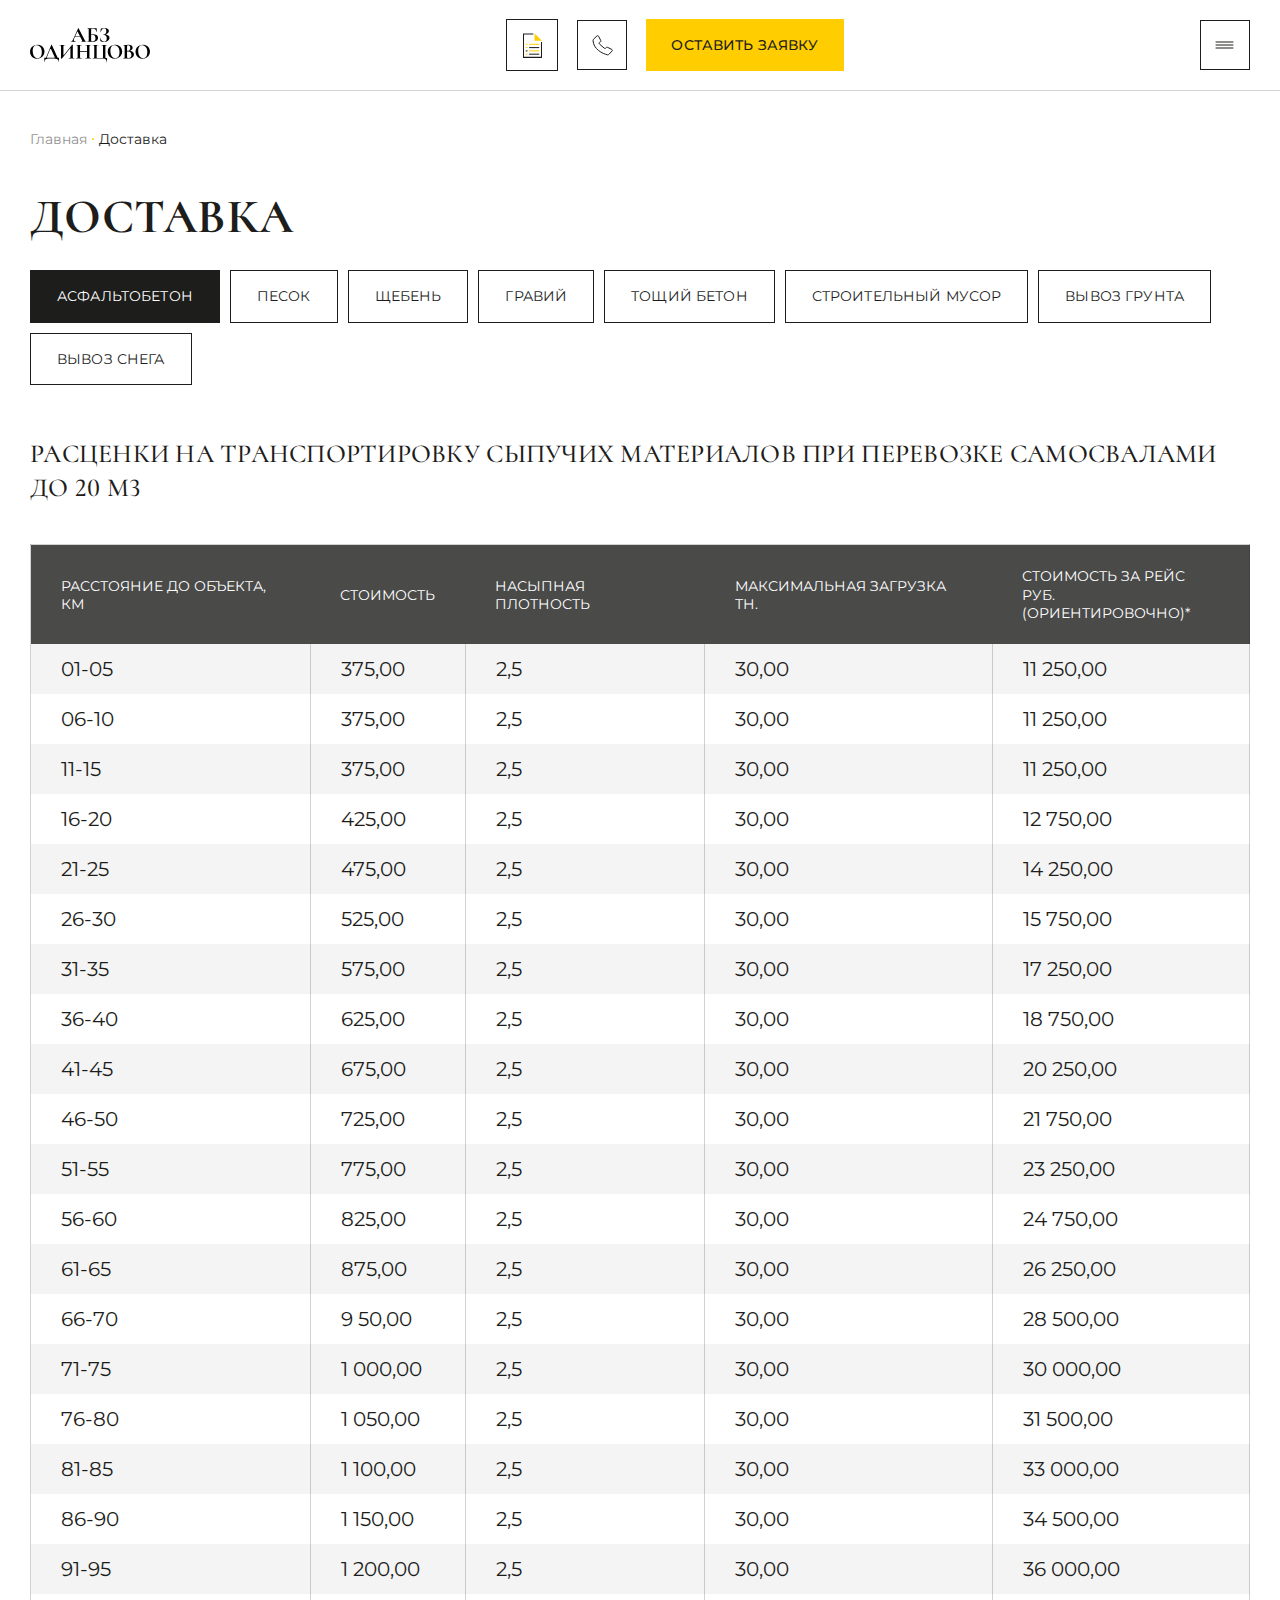
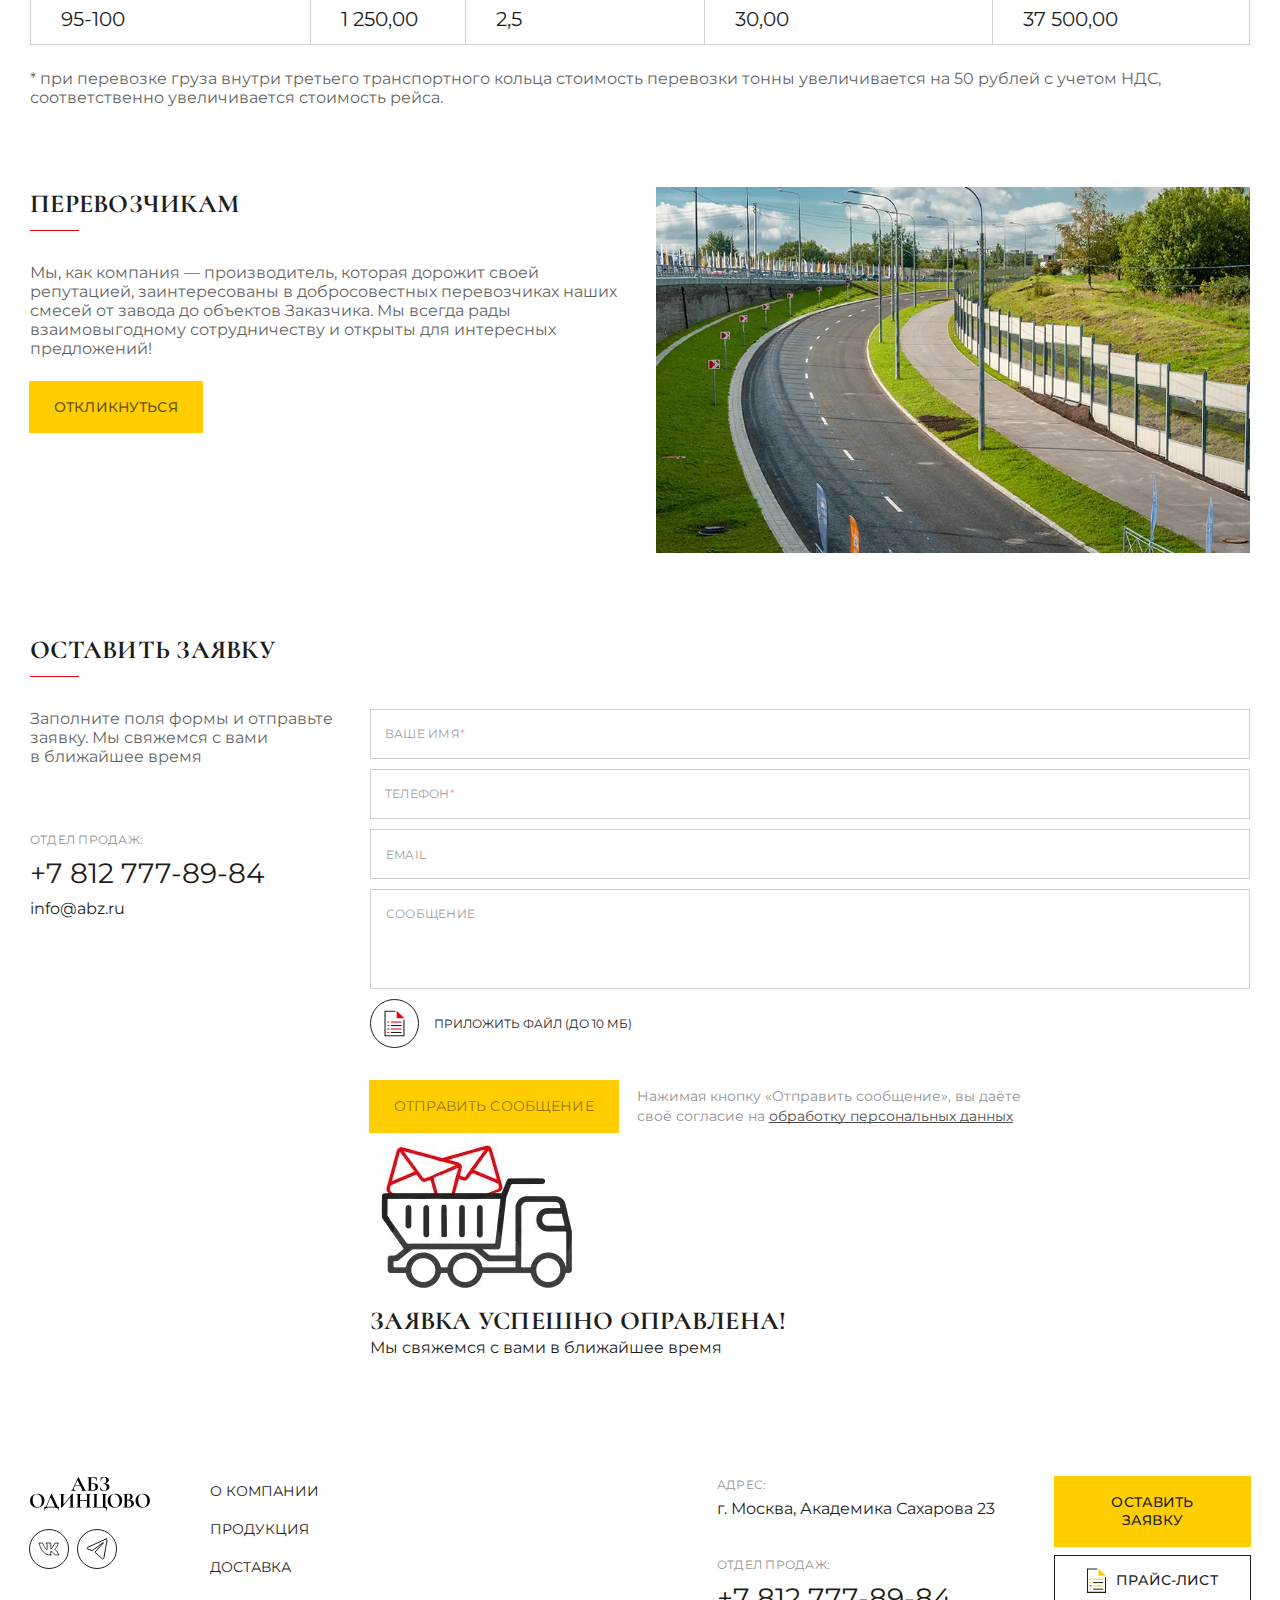
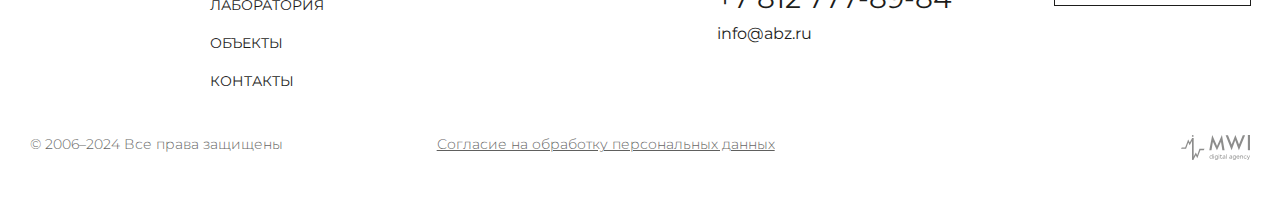
<file: delivery.html>
<!DOCTYPE html>
<html lang="ru">
    <head>
        <meta charset="UTF-8">
        <meta http-equiv="X-UA-Compatible" content="IE=edge">
        <meta http-equiv="Cache-Control" content="no-cache">
        <meta name="viewport" content="user-scalable=no, width=device-width, height=device-height">
        <meta name="description" content="Один из крупнейших поставщиков высококачественных асфальтобетонных смесей в России.">
        <meta name="keywords" content="Ключевые слова">
        <title>АБЗ Одинцово</title>
        <meta name="robots" content="index, follow">
        <meta name="HandheldFriendly" content="True">
        <meta name="format-detection" content="telephone=no">
        <meta name="format-detection" content="date=no">
        <meta name="format-detection" content="address=no">
        <meta name="format-detection" content="email=no">
        <meta name="application-name" content="АБЗ Одинцово">
        <meta name="color-scheme" content="only light">
        <meta property="og:title" content="АБЗ Одинцово">
        <meta property="og:type" content="website">
        <meta property="og:description" content="Один из крупнейших поставщиков высококачественных асфальтобетонных смесей в России.">
        <meta property="og:image" content="images/opengraph.webp">
        <meta property="og:site_name" content="АБЗ Одинцово">
        <link rel="icon" href="images/favicon.png" type="image/png">
        <link rel="stylesheet" href="https://cdn.jsdelivr.net/npm/swiper@11/swiper-bundle.min.css">
        <link rel="stylesheet" href="css/common.css">
        <link rel="stylesheet" href="css/delivery.css">
        <script defer src="https://cdn.jsdelivr.net/npm/swiper@11/swiper-bundle.min.js"></script>
        <script defer src="scripts/main.js"></script>
        <script defer src="scripts/phone.js"></script>
        <script defer src="scripts/modal.js"></script>
        <script defer src="scripts/tabs.js"></script>
        <script defer src="scripts/observer.js"></script>
        <script defer src="scripts/ajax.js" data-reload></script>
    </head>
    <body>
        <header>
            <div class="container">
                <div class="mobile_menu" onclick="headerMenu(this)">
                    <div class="menu_icon"><svg width="19" height="8" viewBox="0 0 19 8" fill="none" xmlns="http://www.w3.org/2000/svg">
<path d="M1 1H18" stroke="#1D1D1B" stroke-linecap="round"/>
<path d="M1 4H18" stroke="#1D1D1B" stroke-linecap="round"/>
<path d="M1 7H18" stroke="#1D1D1B" stroke-linecap="round"/>
</svg>

                    </div>
                    <div class="cross_icon"><svg width="11" height="11" viewBox="0 0 11 11" fill="none" xmlns="http://www.w3.org/2000/svg">
<path d="M10 1L1.16871 10" stroke="#1D1D1B" stroke-linecap="round"/>
<path d="M1 1L9.83129 10" stroke="#1D1D1B" stroke-linecap="round"/>
</svg>

                    </div>
                </div><a class="logotype" href="index.html"><svg width="150" height="44" viewBox="0 0 150 44" fill="none" xmlns="http://www.w3.org/2000/svg">
<path d="M93.0155 17.1153C93.9724 17.1153 94.6945 16.7091 95.182 15.8966C95.6875 15.0661 95.9403 14.0551 95.9403 12.8635C95.9403 11.4012 95.5521 10.2999 94.7758 9.55964C94.0175 8.80137 92.9342 8.42223 91.526 8.42223C91.4538 8.42223 91.4177 8.36807 91.4177 8.25975C91.4177 8.15142 91.4538 8.09726 91.526 8.09726C92.8259 8.09726 93.7918 7.75423 94.4237 7.06818C95.0737 6.38212 95.3986 5.41623 95.3986 4.1705C95.3986 2.92476 95.182 1.97692 94.7487 1.32698C94.3334 0.677029 93.7106 0.352055 92.8801 0.352055C92.2662 0.352055 91.6524 0.568704 91.0386 1.002C90.4247 1.41725 89.8831 1.99498 89.4137 2.7352C88.9443 3.47541 88.5922 4.3059 88.3575 5.22666C88.3395 5.28082 88.2853 5.29888 88.195 5.28082C88.1048 5.26277 88.0596 5.23569 88.0596 5.19958L88.4388 1.35406C88.4749 1.13741 88.511 0.992975 88.5471 0.920758C88.5832 0.848543 88.6825 0.785354 88.845 0.731191C90.2352 0.24373 91.6795 0 93.178 0C94.3695 0 95.3716 0.171514 96.184 0.514541C96.9964 0.839515 97.6012 1.28184 97.9984 1.84152C98.4137 2.38314 98.6213 2.97892 98.6213 3.62887C98.6213 4.44131 98.3324 5.19958 97.7547 5.90369C97.195 6.58974 96.4909 7.14942 95.6424 7.58272C94.7938 8.01602 93.9814 8.25975 93.2051 8.31391L93.5842 8.09726C94.6855 8.09726 95.6694 8.2778 96.536 8.63888C97.4207 8.98191 98.1067 9.4784 98.5942 10.1283C99.0997 10.7783 99.3525 11.5366 99.3525 12.4032C99.3525 13.3781 99.0365 14.2627 98.4046 15.0571C97.7727 15.8334 96.9242 16.4473 95.859 16.8986C94.7938 17.3319 93.6293 17.5486 92.3655 17.5486C91.5531 17.5486 90.7768 17.4583 90.0366 17.2778C89.2963 17.0972 88.7276 16.8445 88.3305 16.5195C88.168 16.4292 88.0687 16.357 88.0326 16.3028C87.9965 16.2306 87.9694 16.0952 87.9513 15.8966L87.6263 12.2407C87.6263 12.2046 87.6715 12.1775 87.7617 12.1594C87.8701 12.1414 87.9333 12.1594 87.9513 12.2136C88.0958 13.1344 88.4117 13.9739 88.8992 14.7321C89.4047 15.4724 90.0185 16.0591 90.7407 16.4924C91.4628 16.9077 92.2211 17.1153 93.0155 17.1153Z" fill="black"/>
<path d="M78.9088 17.3319C78.4213 17.3319 77.8346 17.3048 77.1485 17.2506C76.8777 17.2326 76.5437 17.2145 76.1465 17.1965C75.7674 17.1784 75.3431 17.1694 74.8737 17.1694L72.8968 17.1965C72.5357 17.2145 72.0482 17.2236 71.4344 17.2236C71.3802 17.2236 71.3531 17.1694 71.3531 17.0611C71.3531 16.9528 71.3802 16.8986 71.4344 16.8986C72.0121 16.8986 72.4274 16.8535 72.6801 16.7632C72.9509 16.6729 73.1315 16.5014 73.2217 16.2486C73.3301 15.9778 73.3842 15.5716 73.3842 15.03V2.49142C73.3842 1.9498 73.3391 1.55261 73.2488 1.29985C73.1586 1.0471 72.978 0.875581 72.7072 0.785311C72.4364 0.676986 72.0212 0.622824 71.4615 0.622824C71.4254 0.622824 71.4073 0.568662 71.4073 0.460338C71.4073 0.352014 71.4254 0.297852 71.4615 0.297852H82.8085C83.0612 0.297852 83.2147 0.333959 83.2689 0.406175C83.3411 0.478391 83.3772 0.667959 83.3772 0.974879L83.5938 5.09121C83.5938 5.14538 83.5487 5.17246 83.4584 5.17246C83.3681 5.17246 83.305 5.14538 83.2689 5.09121C82.998 3.70105 82.4925 2.66294 81.7523 1.97688C81.0301 1.27277 80.1274 0.920716 79.0442 0.920716H77.9068C77.3291 0.920716 76.9319 1.0471 76.7152 1.29985C76.5166 1.53456 76.4173 1.98591 76.4173 2.65391V15.03C76.4173 15.5716 76.5437 15.9778 76.7965 16.2486C77.0673 16.5195 77.5999 16.6549 78.3942 16.6549C79.5858 16.6549 80.4614 16.3479 81.0211 15.7341C81.5808 15.1022 81.8606 14.1814 81.8606 12.9718C81.8606 11.4192 81.4905 10.2727 80.7503 9.53252C80.0101 8.7923 78.972 8.42219 77.636 8.42219C76.9499 8.42219 76.1194 8.53954 75.1445 8.77425L74.982 8.15138C76.1555 7.82641 77.3561 7.66392 78.5838 7.66392C80.4434 7.66392 81.978 8.06111 83.1876 8.85549C84.4153 9.64987 85.0291 10.7963 85.0291 12.2948C85.0291 13.2336 84.7673 14.0912 84.2438 14.8675C83.7202 15.6258 82.989 16.2306 82.0502 16.6819C81.1114 17.1152 80.0642 17.3319 78.9088 17.3319Z" fill="black"/>
<path d="M55.9759 10.2638H63.7753L63.9648 11.0221H55.5697L55.9759 10.2638ZM70.356 16.8987C70.4463 16.8987 70.4914 16.9529 70.4914 17.0612C70.4914 17.1695 70.4463 17.2237 70.356 17.2237C69.9949 17.2237 69.4352 17.2056 68.677 17.1695C67.8826 17.1334 67.3139 17.1154 66.9709 17.1154C66.5195 17.1154 65.9688 17.1334 65.3189 17.1695C64.7051 17.2056 64.2176 17.2237 63.8565 17.2237C63.7843 17.2237 63.7482 17.1695 63.7482 17.0612C63.7482 16.9529 63.7843 16.8987 63.8565 16.8987C64.3259 16.8987 64.6599 16.8536 64.8585 16.7633C65.0752 16.655 65.1835 16.4744 65.1835 16.2217C65.1835 15.9148 65.003 15.4002 64.6419 14.6781L59.1444 3.81851L60.4714 1.48954L55.0822 13.3782C54.8475 13.9017 54.7302 14.3892 54.7302 14.8405C54.7302 15.4905 54.9559 15.996 55.4072 16.3571C55.8766 16.7182 56.4995 16.8987 57.2758 16.8987C57.3661 16.8987 57.4112 16.9529 57.4112 17.0612C57.4112 17.1695 57.3661 17.2237 57.2758 17.2237C56.9508 17.2237 56.4814 17.2056 55.8676 17.1695C55.1815 17.1334 54.5857 17.1154 54.0802 17.1154C53.5928 17.1154 53.006 17.1334 52.32 17.1695C51.7061 17.2056 51.2096 17.2237 50.8305 17.2237C50.7583 17.2237 50.7222 17.1695 50.7222 17.0612C50.7222 16.9529 50.7583 16.8987 50.8305 16.8987C51.336 16.8987 51.7603 16.7994 52.1033 16.6008C52.4463 16.3842 52.7894 16.0141 53.1324 15.4905C53.4754 14.9489 53.8816 14.1545 54.351 13.1073L60.2276 0.189642C60.2638 0.13548 60.345 0.108398 60.4714 0.108398C60.6158 0.108398 60.6971 0.13548 60.7151 0.189642L67.4854 13.5136C68.1173 14.7954 68.6409 15.6801 69.0561 16.1675C69.4713 16.655 69.9046 16.8987 70.356 16.8987Z" fill="black"/>
<path d="M140.495 38.3801C138.815 38.3801 137.317 37.992 135.999 37.2156C134.699 36.4213 133.688 35.3561 132.966 34.0201C132.262 32.666 131.91 31.1946 131.91 29.6058C131.91 27.7463 132.379 26.1575 133.318 24.8396C134.257 23.5035 135.457 22.5015 136.92 21.8335C138.4 21.1655 139.908 20.8315 141.442 20.8315C143.157 20.8315 144.665 21.2378 145.965 22.0502C147.265 22.8446 148.258 23.9007 148.944 25.2187C149.648 26.5366 150 27.9358 150 29.4163C150 31.0592 149.567 32.5667 148.7 33.9388C147.834 35.3109 146.669 36.3942 145.207 37.1886C143.762 37.9829 142.192 38.3801 140.495 38.3801ZM141.388 37.7031C142.399 37.7031 143.302 37.4142 144.096 36.8365C144.909 36.2407 145.541 35.3831 145.992 34.2638C146.443 33.1264 146.669 31.7723 146.669 30.2016C146.669 28.5406 146.416 27.0602 145.911 25.7603C145.405 24.4424 144.674 23.4133 143.717 22.6731C142.76 21.9328 141.641 21.5627 140.359 21.5627C138.716 21.5627 137.452 22.1856 136.568 23.4313C135.683 24.659 135.241 26.3832 135.241 28.6038C135.241 30.3551 135.503 31.9258 136.026 33.3159C136.568 34.6881 137.299 35.7623 138.22 36.5386C139.159 37.3149 140.215 37.7031 141.388 37.7031Z" fill="black"/>
<path d="M123.836 28.4957C125.046 28.4957 126.111 28.6942 127.031 29.0914C127.97 29.4886 128.692 30.0393 129.198 30.7434C129.703 31.4475 129.956 32.2509 129.956 33.1536C129.956 34.0924 129.685 34.941 129.144 35.6992C128.602 36.4575 127.853 37.0623 126.896 37.5137C125.939 37.947 124.874 38.1636 123.701 38.1636C123.195 38.1636 122.617 38.1365 121.967 38.0824C121.715 38.0643 121.399 38.0463 121.019 38.0282C120.658 38.0102 120.252 38.0011 119.801 38.0011L117.824 38.0282C117.463 38.0463 116.975 38.0553 116.362 38.0553C116.307 38.0553 116.28 38.0011 116.28 37.8928C116.28 37.7845 116.307 37.7303 116.362 37.7303C116.885 37.7303 117.282 37.6852 117.553 37.5949C117.824 37.4866 118.013 37.306 118.122 37.0533C118.248 36.7825 118.311 36.3853 118.311 35.8617V23.3232C118.311 22.5649 118.185 22.0684 117.932 21.8337C117.679 21.5809 117.165 21.4546 116.389 21.4546C116.352 21.4546 116.334 21.4004 116.334 21.2921C116.334 21.1837 116.352 21.1296 116.389 21.1296L117.824 21.1567C118.654 21.1928 119.313 21.2108 119.801 21.2108C120.306 21.2108 120.83 21.1837 121.372 21.1296C121.552 21.1115 121.823 21.0935 122.184 21.0754C122.545 21.0574 122.861 21.0483 123.132 21.0483C124.775 21.0483 126.048 21.3462 126.95 21.942C127.853 22.5378 128.304 23.4044 128.304 24.5418C128.304 25.5889 127.889 26.5187 127.059 27.3312C126.246 28.1255 125.073 28.6762 123.538 28.9831L123.836 28.4957ZM122.726 21.6441C122.202 21.6441 121.841 21.7705 121.642 22.0233C121.444 22.258 121.344 22.7093 121.344 23.3773V28.6852L120.342 28.4957C121.137 28.5318 121.832 28.5498 122.428 28.5498C123.367 28.5498 124.089 28.1978 124.594 27.4937C125.1 26.7895 125.352 25.8868 125.352 24.7855C125.352 23.7565 125.127 22.9801 124.675 22.4566C124.224 21.9149 123.574 21.6441 122.726 21.6441ZM123.24 37.4866C125.605 37.4866 126.788 36.2589 126.788 33.8036C126.788 32.4134 126.454 31.3121 125.786 30.4997C125.118 29.6872 124.107 29.281 122.753 29.281C121.868 29.281 121.101 29.3352 120.451 29.4435L121.344 29.1185V35.8617C121.344 36.4575 121.462 36.8818 121.697 37.1345C121.931 37.3692 122.446 37.4866 123.24 37.4866Z" fill="black"/>
<path d="M105.724 38.3801C104.045 38.3801 102.546 37.992 101.228 37.2156C99.9285 36.4213 98.9175 35.3561 98.1953 34.0201C97.4912 32.666 97.1392 31.1946 97.1392 29.6058C97.1392 27.7463 97.6086 26.1575 98.5474 24.8396C99.4862 23.5035 100.687 22.5015 102.149 21.8335C103.63 21.1655 105.137 20.8315 106.672 20.8315C108.387 20.8315 109.894 21.2378 111.194 22.0502C112.494 22.8446 113.487 23.9007 114.173 25.2187C114.877 26.5366 115.229 27.9358 115.229 29.4163C115.229 31.0592 114.796 32.5667 113.929 33.9388C113.063 35.3109 111.898 36.3942 110.436 37.1886C108.992 37.9829 107.421 38.3801 105.724 38.3801ZM106.618 37.7031C107.629 37.7031 108.531 37.4142 109.326 36.8365C110.138 36.2407 110.77 35.3831 111.221 34.2638C111.673 33.1264 111.898 31.7723 111.898 30.2016C111.898 28.5406 111.646 27.0602 111.14 25.7603C110.635 24.4424 109.903 23.4133 108.947 22.6731C107.99 21.9328 106.87 21.5627 105.588 21.5627C103.946 21.5627 102.682 22.1856 101.797 23.4313C100.912 24.659 100.47 26.3832 100.47 28.6038C100.47 30.3551 100.732 31.9258 101.255 33.3159C101.797 34.6881 102.528 35.7623 103.449 36.5386C104.388 37.3149 105.444 37.7031 106.618 37.7031Z" fill="black"/>
<path d="M95.9715 43.1195C95.9715 41.4766 95.5743 40.2218 94.7799 39.3552C93.9855 38.4886 92.8391 38.0553 91.3406 38.0553H78.1792C78.1431 38.0553 78.125 38.0012 78.125 37.8929C78.125 37.7845 78.1431 37.7304 78.1792 37.7304C78.8111 37.7304 79.2714 37.6852 79.5603 37.595C79.8492 37.5047 80.0478 37.3332 80.1561 37.0804C80.2644 36.8096 80.3186 36.4034 80.3186 35.8618V23.3232C80.3186 22.7816 80.2644 22.3844 80.1561 22.1316C80.0478 21.8789 79.8492 21.7074 79.5603 21.6171C79.2714 21.5088 78.8111 21.4546 78.1792 21.4546C78.1431 21.4546 78.125 21.4004 78.125 21.2921C78.125 21.1838 78.1431 21.1296 78.1792 21.1296L79.6415 21.1567C80.472 21.1928 81.14 21.2109 81.6455 21.2109C82.2594 21.2109 83.0357 21.1928 83.9745 21.1567L85.5723 21.1296C85.6084 21.1296 85.6265 21.1838 85.6265 21.2921C85.6265 21.4004 85.6084 21.4546 85.5723 21.4546C84.9043 21.4546 84.4168 21.5088 84.1099 21.6171C83.803 21.7074 83.5954 21.8789 83.4871 22.1316C83.3787 22.3844 83.3246 22.7816 83.3246 23.3232V35.8076C83.3246 36.4215 83.3426 36.8277 83.3787 37.0263C83.4329 37.2249 83.5412 37.3512 83.7037 37.4054C83.8662 37.4596 84.1912 37.4866 84.6786 37.4866H89.7428C90.2844 37.4866 90.6455 37.4596 90.8261 37.4054C91.0066 37.3512 91.1149 37.2249 91.151 37.0263C91.2052 36.8277 91.2323 36.4215 91.2323 35.8076V23.3232C91.2323 22.7816 91.1781 22.3844 91.0698 22.1316C90.9615 21.8789 90.7538 21.7074 90.4469 21.6171C90.14 21.5088 89.6525 21.4546 88.9845 21.4546C88.9484 21.4546 88.9304 21.4004 88.9304 21.2921C88.9304 21.1838 88.9484 21.1296 88.9845 21.1296L90.5823 21.1567C91.5211 21.1928 92.2975 21.2109 92.9113 21.2109C93.4168 21.2109 94.0848 21.1928 94.9153 21.1567L96.3777 21.1296C96.4138 21.1296 96.4318 21.1838 96.4318 21.2921C96.4318 21.4004 96.4138 21.4546 96.3777 21.4546C95.7458 21.4546 95.2854 21.5088 94.9965 21.6171C94.7077 21.7074 94.5091 21.8789 94.4008 22.1316C94.2924 22.3844 94.2383 22.7816 94.2383 23.3232V35.8618C94.2383 36.5298 94.2654 36.9811 94.3195 37.2158C94.3917 37.4325 94.5271 37.5769 94.7257 37.6491C94.9424 37.7033 95.3667 37.7304 95.9986 37.7304C96.143 37.7304 96.2333 37.7484 96.2694 37.7845C96.3235 37.8206 96.3506 37.9109 96.3506 38.0553C96.3506 38.4706 96.3416 38.8136 96.3235 39.0844C96.2874 40.0955 96.2694 41.4405 96.2694 43.1195C96.2694 43.2098 96.2152 43.2549 96.1069 43.2549C96.0166 43.2549 95.9715 43.2098 95.9715 43.1195Z" fill="black"/>
<path d="M71.2969 23.3774C71.2969 22.8357 71.2427 22.4386 71.1344 22.1858C71.0261 21.915 70.8184 21.7254 70.5115 21.6171C70.2046 21.5088 69.7171 21.4546 69.0491 21.4546C68.995 21.4546 68.9679 21.4004 68.9679 21.2921C68.9679 21.1838 68.995 21.1296 69.0491 21.1296L70.3761 21.1567C71.2788 21.1928 72.0913 21.2109 72.8134 21.2109C73.3009 21.2109 73.996 21.1928 74.8987 21.1567L76.4152 21.1296C76.4694 21.1296 76.4965 21.1838 76.4965 21.2921C76.4965 21.4004 76.4694 21.4546 76.4152 21.4546C75.8014 21.4546 75.341 21.5088 75.0341 21.6171C74.7452 21.7074 74.5466 21.8789 74.4383 22.1316C74.348 22.3844 74.3029 22.7816 74.3029 23.3232V35.8618C74.3029 36.4034 74.348 36.8096 74.4383 37.0804C74.5466 37.3332 74.7452 37.5047 75.0341 37.595C75.3229 37.6852 75.7833 37.7304 76.4152 37.7304C76.4694 37.7304 76.4965 37.7845 76.4965 37.8929C76.4965 38.0012 76.4694 38.0553 76.4152 38.0553C75.7833 38.0553 75.2778 38.0463 74.8987 38.0283L72.8134 38.0012L70.3761 38.0283C70.0511 38.0463 69.6088 38.0553 69.0491 38.0553C68.995 38.0553 68.9679 38.0012 68.9679 37.8929C68.9679 37.7845 68.995 37.7304 69.0491 37.7304C69.7171 37.7304 70.2046 37.6852 70.5115 37.595C70.8184 37.5047 71.0261 37.3332 71.1344 37.0804C71.2427 36.8277 71.2969 36.4215 71.2969 35.8618V23.3774ZM60.9519 28.8748H72.678V29.6331H60.9519V28.8748ZM59.5437 23.3232C59.5437 22.7816 59.4895 22.3844 59.3812 22.1316C59.2729 21.8789 59.0743 21.7074 58.7854 21.6171C58.5146 21.5088 58.0723 21.4546 57.4584 21.4546C57.4043 21.4546 57.3772 21.4004 57.3772 21.2921C57.3772 21.1838 57.4043 21.1296 57.4584 21.1296L58.9208 21.1567C59.7513 21.1928 60.4193 21.2109 60.9248 21.2109C61.6109 21.2109 62.4052 21.1928 63.3079 21.1567L64.7974 21.1296C64.8335 21.1296 64.8516 21.1838 64.8516 21.2921C64.8516 21.4004 64.8335 21.4546 64.7974 21.4546C64.1475 21.4546 63.669 21.5088 63.3621 21.6171C63.0552 21.7254 62.8385 21.915 62.7122 22.1858C62.6038 22.4386 62.5497 22.8357 62.5497 23.3774V35.8618C62.5497 36.4034 62.6038 36.8096 62.7122 37.0804C62.8205 37.3332 63.0281 37.5047 63.335 37.595C63.6419 37.6852 64.1294 37.7304 64.7974 37.7304C64.8335 37.7304 64.8516 37.7845 64.8516 37.8929C64.8516 38.0012 64.8335 38.0553 64.7974 38.0553C64.1655 38.0553 63.66 38.0463 63.2809 38.0283L60.9248 38.0012L58.8937 38.0283C58.5326 38.0463 58.0361 38.0553 57.4043 38.0553C57.3681 38.0553 57.3501 38.0012 57.3501 37.8929C57.3501 37.7845 57.3681 37.7304 57.4043 37.7304C58.0361 37.7304 58.4965 37.6852 58.7854 37.595C59.0743 37.5047 59.2729 37.3332 59.3812 37.0804C59.4895 36.8096 59.5437 36.4034 59.5437 35.8618V23.3232Z" fill="black"/>
<path d="M52.608 20.9399C52.6621 20.8857 52.7975 20.8586 53.0142 20.8586C53.1406 20.8586 53.2579 20.8767 53.3662 20.9128C53.4746 20.9489 53.5287 20.994 53.5287 21.0482V35.8616C53.5287 36.4032 53.5829 36.8094 53.6912 37.0802C53.7995 37.333 53.9981 37.5045 54.287 37.5948C54.5759 37.6851 55.0272 37.7302 55.641 37.7302C55.6952 37.7302 55.7223 37.7844 55.7223 37.8927C55.7223 38.001 55.6952 38.0552 55.641 38.0552C55.0092 38.0552 54.5036 38.0461 54.1245 38.0281L52.0393 38.001L49.602 38.0281C49.277 38.0461 48.8347 38.0552 48.275 38.0552C48.2208 38.0552 48.1937 38.001 48.1937 37.8927C48.1937 37.7844 48.2208 37.7302 48.275 37.7302C48.943 37.7302 49.4304 37.6851 49.7374 37.5948C50.0443 37.5045 50.2519 37.333 50.3602 37.0802C50.4685 36.8275 50.5227 36.4213 50.5227 35.8616V23.9188L51.4164 23.6751L39.6903 38.3531C39.6361 38.4072 39.5007 38.4343 39.284 38.4343C38.941 38.4343 38.7695 38.3711 38.7695 38.2447V23.323C38.7695 22.7814 38.7153 22.3842 38.607 22.1315C38.4987 21.8787 38.3001 21.7072 38.0112 21.6169C37.7224 21.5086 37.271 21.4544 36.6572 21.4544C36.603 21.4544 36.5759 21.4003 36.5759 21.2919C36.5759 21.1836 36.603 21.1295 36.6572 21.1295L38.1737 21.1565C39.0764 21.1926 39.7715 21.2107 40.259 21.2107C40.9811 21.2107 41.7936 21.1926 42.6963 21.1565L44.0232 21.1295C44.0774 21.1295 44.1045 21.1836 44.1045 21.2919C44.1045 21.4003 44.0774 21.4544 44.0232 21.4544C43.3552 21.4544 42.8678 21.5086 42.5609 21.6169C42.2539 21.7072 42.0463 21.8787 41.938 22.1315C41.8297 22.3842 41.7755 22.7814 41.7755 23.323V35.3741L40.8818 35.6179L52.608 20.9399Z" fill="black"/>
<path d="M26.644 21.0212C26.6801 20.967 26.7703 20.9399 26.9148 20.9399C27.0592 20.9399 27.1405 20.967 27.1585 21.0212L34.9579 38.0552H31.5998L25.5066 24.7313L26.9148 22.3211L20.4424 38.0552H19.5758L26.644 21.0212ZM18.0322 42.4965C18.0322 40.98 17.969 39.6981 17.8426 38.651C17.7884 38.308 17.7614 37.974 17.7614 37.649C17.7614 37.5046 17.7704 37.4143 17.7884 37.3782C17.8245 37.3421 17.9058 37.324 18.0322 37.324H35.9599C36.1224 37.324 36.2126 37.3421 36.2307 37.3782C36.2668 37.3962 36.2849 37.4865 36.2849 37.649C36.2849 37.7212 36.2668 37.974 36.2307 38.4073C36.0863 39.6169 36.014 40.98 36.014 42.4965C36.014 42.5868 35.9599 42.6319 35.8516 42.6319C35.7613 42.6319 35.7161 42.5868 35.7161 42.4965C35.7161 41.0522 35.1926 39.9509 34.1454 39.1926C33.1164 38.4344 31.6269 38.0552 29.6771 38.0552H23.665C21.9499 38.0552 20.632 38.4344 19.7112 39.1926C18.8085 39.9509 18.3571 41.0522 18.3571 42.4965C18.3571 42.5868 18.303 42.6319 18.1947 42.6319C18.0863 42.6319 18.0322 42.5868 18.0322 42.4965Z" fill="black"/>
<path d="M8.58472 38.3801C6.90569 38.3801 5.4072 37.992 4.08925 37.2156C2.78936 36.4213 1.77833 35.3561 1.05616 34.0201C0.352055 32.666 0 31.1946 0 29.6058C0 27.7463 0.469406 26.1575 1.40822 24.8396C2.34703 23.5035 3.54763 22.5015 5.01001 21.8335C6.49045 21.1655 7.99796 20.8315 9.53256 20.8315C11.2477 20.8315 12.7552 21.2378 14.0551 22.0502C15.355 22.8446 16.348 23.9007 17.034 25.2187C17.7381 26.5366 18.0902 27.9358 18.0902 29.4163C18.0902 31.0592 17.6569 32.5667 16.7903 33.9388C15.9237 35.3109 14.7592 36.3942 13.2968 37.1886C11.8525 37.9829 10.2818 38.3801 8.58472 38.3801ZM9.4784 37.7031C10.4894 37.7031 11.3921 37.4142 12.1865 36.8365C12.9989 36.2407 13.6308 35.3831 14.0822 34.2638C14.5335 33.1264 14.7592 31.7723 14.7592 30.2016C14.7592 28.5406 14.5065 27.0602 14.0009 25.7603C13.4954 24.4424 12.7642 23.4133 11.8074 22.6731C10.8505 21.9328 9.73116 21.5627 8.44932 21.5627C6.80639 21.5627 5.54261 22.1856 4.65796 23.4313C3.7733 24.659 3.33098 26.3832 3.33098 28.6038C3.33098 30.3551 3.59276 31.9258 4.11633 33.3159C4.65796 34.6881 5.38915 35.7623 6.3099 36.5386C7.24872 37.3149 8.30488 37.7031 9.4784 37.7031Z" fill="black"/>
</svg>
</a>
                <menu>
                    <li><a href="about.html">О компании</a></li>
                    <li><a href="catalog.html">Продукция</a></li>
                    <li><a href="delivery.html">Доставка</a></li>
                    <li><a href="laboratory.html">Лаборатория</a></li>
                    <li><a href="objects.html">Объекты</a></li>
                    <li><a href="contacts.html">Контакты</a></li>
                </menu>
                <div class="contact">
                    <div class="price"><img class="black" src="images/pricelist.svg" alt=""><img class="white" src="images/pricelist_white.svg" alt=""><span>Прайс-лист</span></div><a class="phone" href="tel:+7 812 777-89-84"><svg width="21" height="21" viewBox="0 0 21 21" fill="none" xmlns="http://www.w3.org/2000/svg">
<path d="M4.93446 0.936737L1.30292 4.4674C1.10926 4.65568 0.998191 4.91792 1.00663 5.18789C1.28902 14.2233 10.5257 18.6471 15.6505 19.88C15.9823 19.9598 16.3281 19.8524 16.5668 19.6086L20.0448 16.0552C20.5178 15.572 20.3848 14.7684 19.7814 14.4633L15.5143 12.306C15.1333 12.1134 14.6721 12.1839 14.366 12.4815L13.6578 13.17C13.2857 13.5318 12.6987 13.5487 12.3063 13.2091L7.40113 8.96362C6.87213 8.50576 6.96475 7.66013 7.58033 7.32764L8.37832 6.89663C8.85904 6.63699 9.04238 6.03958 8.79007 5.55497L6.51852 1.19194C6.20921 0.597837 5.4147 0.469837 4.93446 0.936737Z" stroke="#000000"/>
</svg>
<span>+7 812 777-89-84</span></a>
                    <button class="yellow" data-modal-target="proposal"><span>Оставить заявку</span></button>
                </div>
            </div>
        </header>
        <section class="menu">
            <div class="mobile_wrap">
                <menu>
                    <li><a href="about.html">О компании</a></li>
                    <li><a href="catalog.html">Продукция</a></li>
                    <li><a href="delivery.html">Доставка</a></li>
                    <li><a href="laboratory.html">Лаборатория</a></li>
                    <li><a href="objects.html">Объекты</a></li>
                    <li><a href="contacts.html">Контакты</a></li>
                </menu><a class="phone" href="tel:+7 812 777-89-84"><svg width="21" height="21" viewBox="0 0 21 21" fill="none" xmlns="http://www.w3.org/2000/svg">
<path d="M4.93446 0.936737L1.30292 4.4674C1.10926 4.65568 0.998191 4.91792 1.00663 5.18789C1.28902 14.2233 10.5257 18.6471 15.6505 19.88C15.9823 19.9598 16.3281 19.8524 16.5668 19.6086L20.0448 16.0552C20.5178 15.572 20.3848 14.7684 19.7814 14.4633L15.5143 12.306C15.1333 12.1134 14.6721 12.1839 14.366 12.4815L13.6578 13.17C13.2857 13.5318 12.6987 13.5487 12.3063 13.2091L7.40113 8.96362C6.87213 8.50576 6.96475 7.66013 7.58033 7.32764L8.37832 6.89663C8.85904 6.63699 9.04238 6.03958 8.79007 5.55497L6.51852 1.19194C6.20921 0.597837 5.4147 0.469837 4.93446 0.936737Z" stroke="#000000"/>
</svg>
<span>+7 812 777-89-84</span></a>
                <button class="yellow" data-modal-target="proposal"><span>Оставить заявку</span></button>
                <div class="price"><img src="images/pricelist.svg" alt=""><span>Прайс-лист</span></div>
            </div>
        </section>
        <main>
            <section class="prices">
                <div class="container">
                    <div class="breadcrumbs"><a href="index.html">Главная</a>
                        <div class="dot"></div><span>Доставка</span>
                    </div>
                    <h1>Доставка</h1>
                    <div class="tabs desktop">
                        <div class="tabs_captions">
                            <div class="overflow">
                                <div class="tab_caption opened">Асфальтобетон</div>
                                <div class="tab_caption">Песок</div>
                                <div class="tab_caption">Щебень</div>
                                <div class="tab_caption">Гравий</div>
                                <div class="tab_caption">тощий бетон</div>
                                <div class="tab_caption">строительный мусор</div>
                                <div class="tab_caption">вывоз грунта</div>
                                <div class="tab_caption">вывоз снега</div>
                            </div>
                        </div>
                        <div class="tabs_contents">
                            <div class="tab_content opened">
                                <h2>Расценки на транспортировку сыпучих материалов при перевозке самосвалами до 20 м3</h2>
                                <table> 
                                    <thead>
                                        <tr> 
                                            <th>Расстояние до объекта, км</th>
                                            <th>Стоимость</th>
                                            <th>Насыпная плотность</th>
                                            <th>Максимальная загрузка тн.</th>
                                            <th>Стоимость за рейс руб. <br>(ориентировочно)*</th>
                                        </tr>
                                    </thead>
                                    <tbody>
                                        <tr>
                                            <td>01-05</td>
                                            <td>375,00</td>
                                            <td>2,5</td>
                                            <td>30,00</td>
                                            <td>11 250,00</td>
                                        </tr>
                                        <tr>
                                            <td>06-10</td>
                                            <td>375,00</td>
                                            <td>2,5</td>
                                            <td>30,00</td>
                                            <td>11 250,00</td>
                                        </tr>
                                        <tr>
                                            <td>11-15</td>
                                            <td>375,00</td>
                                            <td>2,5</td>
                                            <td>30,00</td>
                                            <td>11 250,00</td>
                                        </tr>
                                        <tr>
                                            <td>16-20</td>
                                            <td>425,00</td>
                                            <td>2,5</td>
                                            <td>30,00</td>
                                            <td>12 750,00</td>
                                        </tr>
                                        <tr>
                                            <td>21-25</td>
                                            <td>475,00</td>
                                            <td>2,5</td>
                                            <td>30,00</td>
                                            <td>14 250,00</td>
                                        </tr>
                                        <tr>
                                            <td>26-30</td>
                                            <td>525,00</td>
                                            <td>2,5</td>
                                            <td>30,00</td>
                                            <td>15 750,00</td>
                                        </tr>
                                        <tr>
                                            <td>31-35</td>
                                            <td>575,00</td>
                                            <td>2,5</td>
                                            <td>30,00</td>
                                            <td>17 250,00</td>
                                        </tr>
                                        <tr>
                                            <td>36-40</td>
                                            <td>625,00</td>
                                            <td>2,5</td>
                                            <td>30,00</td>
                                            <td>18 750,00</td>
                                        </tr>
                                        <tr>
                                            <td>41-45</td>
                                            <td>675,00</td>
                                            <td>2,5</td>
                                            <td>30,00</td>
                                            <td>20 250,00</td>
                                        </tr>
                                        <tr>
                                            <td>46-50</td>
                                            <td>725,00</td>
                                            <td>2,5</td>
                                            <td>30,00</td>
                                            <td>21 750,00</td>
                                        </tr>
                                        <tr>
                                            <td>51-55</td>
                                            <td>775,00</td>
                                            <td>2,5</td>
                                            <td>30,00</td>
                                            <td>23 250,00</td>
                                        </tr>
                                        <tr>
                                            <td>56-60</td>
                                            <td>825,00</td>
                                            <td>2,5</td>
                                            <td>30,00</td>
                                            <td>24 750,00</td>
                                        </tr>
                                        <tr>
                                            <td>61-65</td>
                                            <td>875,00</td>
                                            <td>2,5</td>
                                            <td>30,00</td>
                                            <td>26 250,00</td>
                                        </tr>
                                        <tr>
                                            <td>66-70</td>
                                            <td>9 50,00</td>
                                            <td>2,5</td>
                                            <td>30,00</td>
                                            <td>28 500,00</td>
                                        </tr>
                                        <tr>
                                            <td>71-75</td>
                                            <td>1 000,00</td>
                                            <td>2,5</td>
                                            <td>30,00</td>
                                            <td>30 000,00</td>
                                        </tr>
                                        <tr>
                                            <td>76-80</td>
                                            <td>1 050,00</td>
                                            <td>2,5</td>
                                            <td>30,00</td>
                                            <td>31 500,00</td>
                                        </tr>
                                        <tr>
                                            <td>81-85</td>
                                            <td>1 100,00</td>
                                            <td>2,5</td>
                                            <td>30,00</td>
                                            <td>33 000,00</td>
                                        </tr>
                                        <tr>
                                            <td>86-90</td>
                                            <td>1 150,00</td>
                                            <td>2,5</td>
                                            <td>30,00</td>
                                            <td>34 500,00</td>
                                        </tr>
                                        <tr>
                                            <td>91-95</td>
                                            <td>1 200,00</td>
                                            <td>2,5</td>
                                            <td>30,00</td>
                                            <td>36 000,00</td>
                                        </tr>
                                        <tr>
                                            <td>95-100</td>
                                            <td>1 250,00</td>
                                            <td>2,5</td>
                                            <td>30,00</td>
                                            <td>37 500,00</td>
                                        </tr>
                                    </tbody>
                                </table><span class="note">* при перевозке груза внутри третьего транспортного кольца стоимость перевозки тонны увеличивается на 50 рублей с учетом НДС, соответственно увеличивается стоимость рейса.</span>
                            </div>
                            <div class="tab_content"></div>
                            <div class="tab_content"></div>
                            <div class="tab_content"></div>
                            <div class="tab_content"></div>
                            <div class="tab_content"></div>
                            <div class="tab_content"></div>
                            <div class="tab_content"></div>
                        </div>
                    </div>
                    <div class="mobile"><span>Скачайте наш актуальный прайс-лист на доставку сыпучих материалов.</span><a class="button yellow">Скачать прайс-лист</a></div>
                </div>
            </section>
            <section class="vacancy">
                <div class="container">
                    <div class="job">
                        <div class="text">
                            <h2 class="underline">Перевозчикам</h2><span>Мы, как компания — производитель, которая дорожит своей репутацией, заинтересованы в добросовестных перевозчиках наших смесей от завода до объектов Заказчика. Мы всегда рады взаимовыгодному сотрудничеству и открыты для интересных предложений!</span>
                            <button class="yellow"><span>Откликнуться</span></button>
                        </div><img src="images/webp/21.webp" alt="">
                    </div>
                </div>
            </section>
            <section class="callback">
                <div class="container">
                    <h2 class="underline">Оставить заявку</h2>
                    <div class="text">
                        <p>Заполните поля формы и отправьте заявку. Мы свяжемся с вами в ближайшее время</p>
                        <div class="phone"><span>Отдел продаж:</span><a class="tel" href="tel:+7 812 777-89-84">+7 812 777-89-84</a><a class="mail" href="mailto: info@abz.ru">info@abz.ru</a></div>
                    </div>
                    <div class="form" onsubmit="event.preventDefault(); this.closest('section.callback').classList.add('success')">
                        <form action="index.html">
                            <label class="text">
                                <input type="text" name="name" required><span>Ваше Имя</span>
                            </label>
                            <label class="text">
                                <input type="tel" name="phone" required><span>Телефон</span>
                            </label>
                            <input type="mail" name="email" placeholder="Email">
                            <textarea name="message" placeholder="Сообщение"></textarea>
                            <label class="upload"><img class="upload" src="images/upload.svg" alt="">
                                <input type="file" name="" onchange="upload(this)"><span class="name"></span><span class="default">Приложить файл (до 10 Мб)</span><img class="cross" src="images/cross.svg" alt="" onclick="resetUpload(event, this)">
                            </label>
                            <div class="submit">
                                <button class="yellow"><span>отправить сообщение</span></button>
                                <div><span>Нажимая кнопку «Отправить сообщение», вы даёте своё согласие на </span><a href="personal.html">обработку персональных данных</a></div>
                            </div>
                        </form>
                        <div class="success"><img src="images/success.webp" alt="">
                            <h2>Заявка успешно оправлена!</h2><span>Мы свяжемся с вами в ближайшее время</span>
                        </div>
                    </div>
                </div>
            </section>
        </main>
        <footer class="animate">
            <div class="container top"><a class="logotype" href="index.html"><svg width="150" height="44" viewBox="0 0 150 44" fill="none" xmlns="http://www.w3.org/2000/svg">
<path d="M93.0155 17.1153C93.9724 17.1153 94.6945 16.7091 95.182 15.8966C95.6875 15.0661 95.9403 14.0551 95.9403 12.8635C95.9403 11.4012 95.5521 10.2999 94.7758 9.55964C94.0175 8.80137 92.9342 8.42223 91.526 8.42223C91.4538 8.42223 91.4177 8.36807 91.4177 8.25975C91.4177 8.15142 91.4538 8.09726 91.526 8.09726C92.8259 8.09726 93.7918 7.75423 94.4237 7.06818C95.0737 6.38212 95.3986 5.41623 95.3986 4.1705C95.3986 2.92476 95.182 1.97692 94.7487 1.32698C94.3334 0.677029 93.7106 0.352055 92.8801 0.352055C92.2662 0.352055 91.6524 0.568704 91.0386 1.002C90.4247 1.41725 89.8831 1.99498 89.4137 2.7352C88.9443 3.47541 88.5922 4.3059 88.3575 5.22666C88.3395 5.28082 88.2853 5.29888 88.195 5.28082C88.1048 5.26277 88.0596 5.23569 88.0596 5.19958L88.4388 1.35406C88.4749 1.13741 88.511 0.992975 88.5471 0.920758C88.5832 0.848543 88.6825 0.785354 88.845 0.731191C90.2352 0.24373 91.6795 0 93.178 0C94.3695 0 95.3716 0.171514 96.184 0.514541C96.9964 0.839515 97.6012 1.28184 97.9984 1.84152C98.4137 2.38314 98.6213 2.97892 98.6213 3.62887C98.6213 4.44131 98.3324 5.19958 97.7547 5.90369C97.195 6.58974 96.4909 7.14942 95.6424 7.58272C94.7938 8.01602 93.9814 8.25975 93.2051 8.31391L93.5842 8.09726C94.6855 8.09726 95.6694 8.2778 96.536 8.63888C97.4207 8.98191 98.1067 9.4784 98.5942 10.1283C99.0997 10.7783 99.3525 11.5366 99.3525 12.4032C99.3525 13.3781 99.0365 14.2627 98.4046 15.0571C97.7727 15.8334 96.9242 16.4473 95.859 16.8986C94.7938 17.3319 93.6293 17.5486 92.3655 17.5486C91.5531 17.5486 90.7768 17.4583 90.0366 17.2778C89.2963 17.0972 88.7276 16.8445 88.3305 16.5195C88.168 16.4292 88.0687 16.357 88.0326 16.3028C87.9965 16.2306 87.9694 16.0952 87.9513 15.8966L87.6263 12.2407C87.6263 12.2046 87.6715 12.1775 87.7617 12.1594C87.8701 12.1414 87.9333 12.1594 87.9513 12.2136C88.0958 13.1344 88.4117 13.9739 88.8992 14.7321C89.4047 15.4724 90.0185 16.0591 90.7407 16.4924C91.4628 16.9077 92.2211 17.1153 93.0155 17.1153Z" fill="black"/>
<path d="M78.9088 17.3319C78.4213 17.3319 77.8346 17.3048 77.1485 17.2506C76.8777 17.2326 76.5437 17.2145 76.1465 17.1965C75.7674 17.1784 75.3431 17.1694 74.8737 17.1694L72.8968 17.1965C72.5357 17.2145 72.0482 17.2236 71.4344 17.2236C71.3802 17.2236 71.3531 17.1694 71.3531 17.0611C71.3531 16.9528 71.3802 16.8986 71.4344 16.8986C72.0121 16.8986 72.4274 16.8535 72.6801 16.7632C72.9509 16.6729 73.1315 16.5014 73.2217 16.2486C73.3301 15.9778 73.3842 15.5716 73.3842 15.03V2.49142C73.3842 1.9498 73.3391 1.55261 73.2488 1.29985C73.1586 1.0471 72.978 0.875581 72.7072 0.785311C72.4364 0.676986 72.0212 0.622824 71.4615 0.622824C71.4254 0.622824 71.4073 0.568662 71.4073 0.460338C71.4073 0.352014 71.4254 0.297852 71.4615 0.297852H82.8085C83.0612 0.297852 83.2147 0.333959 83.2689 0.406175C83.3411 0.478391 83.3772 0.667959 83.3772 0.974879L83.5938 5.09121C83.5938 5.14538 83.5487 5.17246 83.4584 5.17246C83.3681 5.17246 83.305 5.14538 83.2689 5.09121C82.998 3.70105 82.4925 2.66294 81.7523 1.97688C81.0301 1.27277 80.1274 0.920716 79.0442 0.920716H77.9068C77.3291 0.920716 76.9319 1.0471 76.7152 1.29985C76.5166 1.53456 76.4173 1.98591 76.4173 2.65391V15.03C76.4173 15.5716 76.5437 15.9778 76.7965 16.2486C77.0673 16.5195 77.5999 16.6549 78.3942 16.6549C79.5858 16.6549 80.4614 16.3479 81.0211 15.7341C81.5808 15.1022 81.8606 14.1814 81.8606 12.9718C81.8606 11.4192 81.4905 10.2727 80.7503 9.53252C80.0101 8.7923 78.972 8.42219 77.636 8.42219C76.9499 8.42219 76.1194 8.53954 75.1445 8.77425L74.982 8.15138C76.1555 7.82641 77.3561 7.66392 78.5838 7.66392C80.4434 7.66392 81.978 8.06111 83.1876 8.85549C84.4153 9.64987 85.0291 10.7963 85.0291 12.2948C85.0291 13.2336 84.7673 14.0912 84.2438 14.8675C83.7202 15.6258 82.989 16.2306 82.0502 16.6819C81.1114 17.1152 80.0642 17.3319 78.9088 17.3319Z" fill="black"/>
<path d="M55.9759 10.2638H63.7753L63.9648 11.0221H55.5697L55.9759 10.2638ZM70.356 16.8987C70.4463 16.8987 70.4914 16.9529 70.4914 17.0612C70.4914 17.1695 70.4463 17.2237 70.356 17.2237C69.9949 17.2237 69.4352 17.2056 68.677 17.1695C67.8826 17.1334 67.3139 17.1154 66.9709 17.1154C66.5195 17.1154 65.9688 17.1334 65.3189 17.1695C64.7051 17.2056 64.2176 17.2237 63.8565 17.2237C63.7843 17.2237 63.7482 17.1695 63.7482 17.0612C63.7482 16.9529 63.7843 16.8987 63.8565 16.8987C64.3259 16.8987 64.6599 16.8536 64.8585 16.7633C65.0752 16.655 65.1835 16.4744 65.1835 16.2217C65.1835 15.9148 65.003 15.4002 64.6419 14.6781L59.1444 3.81851L60.4714 1.48954L55.0822 13.3782C54.8475 13.9017 54.7302 14.3892 54.7302 14.8405C54.7302 15.4905 54.9559 15.996 55.4072 16.3571C55.8766 16.7182 56.4995 16.8987 57.2758 16.8987C57.3661 16.8987 57.4112 16.9529 57.4112 17.0612C57.4112 17.1695 57.3661 17.2237 57.2758 17.2237C56.9508 17.2237 56.4814 17.2056 55.8676 17.1695C55.1815 17.1334 54.5857 17.1154 54.0802 17.1154C53.5928 17.1154 53.006 17.1334 52.32 17.1695C51.7061 17.2056 51.2096 17.2237 50.8305 17.2237C50.7583 17.2237 50.7222 17.1695 50.7222 17.0612C50.7222 16.9529 50.7583 16.8987 50.8305 16.8987C51.336 16.8987 51.7603 16.7994 52.1033 16.6008C52.4463 16.3842 52.7894 16.0141 53.1324 15.4905C53.4754 14.9489 53.8816 14.1545 54.351 13.1073L60.2276 0.189642C60.2638 0.13548 60.345 0.108398 60.4714 0.108398C60.6158 0.108398 60.6971 0.13548 60.7151 0.189642L67.4854 13.5136C68.1173 14.7954 68.6409 15.6801 69.0561 16.1675C69.4713 16.655 69.9046 16.8987 70.356 16.8987Z" fill="black"/>
<path d="M140.495 38.3801C138.815 38.3801 137.317 37.992 135.999 37.2156C134.699 36.4213 133.688 35.3561 132.966 34.0201C132.262 32.666 131.91 31.1946 131.91 29.6058C131.91 27.7463 132.379 26.1575 133.318 24.8396C134.257 23.5035 135.457 22.5015 136.92 21.8335C138.4 21.1655 139.908 20.8315 141.442 20.8315C143.157 20.8315 144.665 21.2378 145.965 22.0502C147.265 22.8446 148.258 23.9007 148.944 25.2187C149.648 26.5366 150 27.9358 150 29.4163C150 31.0592 149.567 32.5667 148.7 33.9388C147.834 35.3109 146.669 36.3942 145.207 37.1886C143.762 37.9829 142.192 38.3801 140.495 38.3801ZM141.388 37.7031C142.399 37.7031 143.302 37.4142 144.096 36.8365C144.909 36.2407 145.541 35.3831 145.992 34.2638C146.443 33.1264 146.669 31.7723 146.669 30.2016C146.669 28.5406 146.416 27.0602 145.911 25.7603C145.405 24.4424 144.674 23.4133 143.717 22.6731C142.76 21.9328 141.641 21.5627 140.359 21.5627C138.716 21.5627 137.452 22.1856 136.568 23.4313C135.683 24.659 135.241 26.3832 135.241 28.6038C135.241 30.3551 135.503 31.9258 136.026 33.3159C136.568 34.6881 137.299 35.7623 138.22 36.5386C139.159 37.3149 140.215 37.7031 141.388 37.7031Z" fill="black"/>
<path d="M123.836 28.4957C125.046 28.4957 126.111 28.6942 127.031 29.0914C127.97 29.4886 128.692 30.0393 129.198 30.7434C129.703 31.4475 129.956 32.2509 129.956 33.1536C129.956 34.0924 129.685 34.941 129.144 35.6992C128.602 36.4575 127.853 37.0623 126.896 37.5137C125.939 37.947 124.874 38.1636 123.701 38.1636C123.195 38.1636 122.617 38.1365 121.967 38.0824C121.715 38.0643 121.399 38.0463 121.019 38.0282C120.658 38.0102 120.252 38.0011 119.801 38.0011L117.824 38.0282C117.463 38.0463 116.975 38.0553 116.362 38.0553C116.307 38.0553 116.28 38.0011 116.28 37.8928C116.28 37.7845 116.307 37.7303 116.362 37.7303C116.885 37.7303 117.282 37.6852 117.553 37.5949C117.824 37.4866 118.013 37.306 118.122 37.0533C118.248 36.7825 118.311 36.3853 118.311 35.8617V23.3232C118.311 22.5649 118.185 22.0684 117.932 21.8337C117.679 21.5809 117.165 21.4546 116.389 21.4546C116.352 21.4546 116.334 21.4004 116.334 21.2921C116.334 21.1837 116.352 21.1296 116.389 21.1296L117.824 21.1567C118.654 21.1928 119.313 21.2108 119.801 21.2108C120.306 21.2108 120.83 21.1837 121.372 21.1296C121.552 21.1115 121.823 21.0935 122.184 21.0754C122.545 21.0574 122.861 21.0483 123.132 21.0483C124.775 21.0483 126.048 21.3462 126.95 21.942C127.853 22.5378 128.304 23.4044 128.304 24.5418C128.304 25.5889 127.889 26.5187 127.059 27.3312C126.246 28.1255 125.073 28.6762 123.538 28.9831L123.836 28.4957ZM122.726 21.6441C122.202 21.6441 121.841 21.7705 121.642 22.0233C121.444 22.258 121.344 22.7093 121.344 23.3773V28.6852L120.342 28.4957C121.137 28.5318 121.832 28.5498 122.428 28.5498C123.367 28.5498 124.089 28.1978 124.594 27.4937C125.1 26.7895 125.352 25.8868 125.352 24.7855C125.352 23.7565 125.127 22.9801 124.675 22.4566C124.224 21.9149 123.574 21.6441 122.726 21.6441ZM123.24 37.4866C125.605 37.4866 126.788 36.2589 126.788 33.8036C126.788 32.4134 126.454 31.3121 125.786 30.4997C125.118 29.6872 124.107 29.281 122.753 29.281C121.868 29.281 121.101 29.3352 120.451 29.4435L121.344 29.1185V35.8617C121.344 36.4575 121.462 36.8818 121.697 37.1345C121.931 37.3692 122.446 37.4866 123.24 37.4866Z" fill="black"/>
<path d="M105.724 38.3801C104.045 38.3801 102.546 37.992 101.228 37.2156C99.9285 36.4213 98.9175 35.3561 98.1953 34.0201C97.4912 32.666 97.1392 31.1946 97.1392 29.6058C97.1392 27.7463 97.6086 26.1575 98.5474 24.8396C99.4862 23.5035 100.687 22.5015 102.149 21.8335C103.63 21.1655 105.137 20.8315 106.672 20.8315C108.387 20.8315 109.894 21.2378 111.194 22.0502C112.494 22.8446 113.487 23.9007 114.173 25.2187C114.877 26.5366 115.229 27.9358 115.229 29.4163C115.229 31.0592 114.796 32.5667 113.929 33.9388C113.063 35.3109 111.898 36.3942 110.436 37.1886C108.992 37.9829 107.421 38.3801 105.724 38.3801ZM106.618 37.7031C107.629 37.7031 108.531 37.4142 109.326 36.8365C110.138 36.2407 110.77 35.3831 111.221 34.2638C111.673 33.1264 111.898 31.7723 111.898 30.2016C111.898 28.5406 111.646 27.0602 111.14 25.7603C110.635 24.4424 109.903 23.4133 108.947 22.6731C107.99 21.9328 106.87 21.5627 105.588 21.5627C103.946 21.5627 102.682 22.1856 101.797 23.4313C100.912 24.659 100.47 26.3832 100.47 28.6038C100.47 30.3551 100.732 31.9258 101.255 33.3159C101.797 34.6881 102.528 35.7623 103.449 36.5386C104.388 37.3149 105.444 37.7031 106.618 37.7031Z" fill="black"/>
<path d="M95.9715 43.1195C95.9715 41.4766 95.5743 40.2218 94.7799 39.3552C93.9855 38.4886 92.8391 38.0553 91.3406 38.0553H78.1792C78.1431 38.0553 78.125 38.0012 78.125 37.8929C78.125 37.7845 78.1431 37.7304 78.1792 37.7304C78.8111 37.7304 79.2714 37.6852 79.5603 37.595C79.8492 37.5047 80.0478 37.3332 80.1561 37.0804C80.2644 36.8096 80.3186 36.4034 80.3186 35.8618V23.3232C80.3186 22.7816 80.2644 22.3844 80.1561 22.1316C80.0478 21.8789 79.8492 21.7074 79.5603 21.6171C79.2714 21.5088 78.8111 21.4546 78.1792 21.4546C78.1431 21.4546 78.125 21.4004 78.125 21.2921C78.125 21.1838 78.1431 21.1296 78.1792 21.1296L79.6415 21.1567C80.472 21.1928 81.14 21.2109 81.6455 21.2109C82.2594 21.2109 83.0357 21.1928 83.9745 21.1567L85.5723 21.1296C85.6084 21.1296 85.6265 21.1838 85.6265 21.2921C85.6265 21.4004 85.6084 21.4546 85.5723 21.4546C84.9043 21.4546 84.4168 21.5088 84.1099 21.6171C83.803 21.7074 83.5954 21.8789 83.4871 22.1316C83.3787 22.3844 83.3246 22.7816 83.3246 23.3232V35.8076C83.3246 36.4215 83.3426 36.8277 83.3787 37.0263C83.4329 37.2249 83.5412 37.3512 83.7037 37.4054C83.8662 37.4596 84.1912 37.4866 84.6786 37.4866H89.7428C90.2844 37.4866 90.6455 37.4596 90.8261 37.4054C91.0066 37.3512 91.1149 37.2249 91.151 37.0263C91.2052 36.8277 91.2323 36.4215 91.2323 35.8076V23.3232C91.2323 22.7816 91.1781 22.3844 91.0698 22.1316C90.9615 21.8789 90.7538 21.7074 90.4469 21.6171C90.14 21.5088 89.6525 21.4546 88.9845 21.4546C88.9484 21.4546 88.9304 21.4004 88.9304 21.2921C88.9304 21.1838 88.9484 21.1296 88.9845 21.1296L90.5823 21.1567C91.5211 21.1928 92.2975 21.2109 92.9113 21.2109C93.4168 21.2109 94.0848 21.1928 94.9153 21.1567L96.3777 21.1296C96.4138 21.1296 96.4318 21.1838 96.4318 21.2921C96.4318 21.4004 96.4138 21.4546 96.3777 21.4546C95.7458 21.4546 95.2854 21.5088 94.9965 21.6171C94.7077 21.7074 94.5091 21.8789 94.4008 22.1316C94.2924 22.3844 94.2383 22.7816 94.2383 23.3232V35.8618C94.2383 36.5298 94.2654 36.9811 94.3195 37.2158C94.3917 37.4325 94.5271 37.5769 94.7257 37.6491C94.9424 37.7033 95.3667 37.7304 95.9986 37.7304C96.143 37.7304 96.2333 37.7484 96.2694 37.7845C96.3235 37.8206 96.3506 37.9109 96.3506 38.0553C96.3506 38.4706 96.3416 38.8136 96.3235 39.0844C96.2874 40.0955 96.2694 41.4405 96.2694 43.1195C96.2694 43.2098 96.2152 43.2549 96.1069 43.2549C96.0166 43.2549 95.9715 43.2098 95.9715 43.1195Z" fill="black"/>
<path d="M71.2969 23.3774C71.2969 22.8357 71.2427 22.4386 71.1344 22.1858C71.0261 21.915 70.8184 21.7254 70.5115 21.6171C70.2046 21.5088 69.7171 21.4546 69.0491 21.4546C68.995 21.4546 68.9679 21.4004 68.9679 21.2921C68.9679 21.1838 68.995 21.1296 69.0491 21.1296L70.3761 21.1567C71.2788 21.1928 72.0913 21.2109 72.8134 21.2109C73.3009 21.2109 73.996 21.1928 74.8987 21.1567L76.4152 21.1296C76.4694 21.1296 76.4965 21.1838 76.4965 21.2921C76.4965 21.4004 76.4694 21.4546 76.4152 21.4546C75.8014 21.4546 75.341 21.5088 75.0341 21.6171C74.7452 21.7074 74.5466 21.8789 74.4383 22.1316C74.348 22.3844 74.3029 22.7816 74.3029 23.3232V35.8618C74.3029 36.4034 74.348 36.8096 74.4383 37.0804C74.5466 37.3332 74.7452 37.5047 75.0341 37.595C75.3229 37.6852 75.7833 37.7304 76.4152 37.7304C76.4694 37.7304 76.4965 37.7845 76.4965 37.8929C76.4965 38.0012 76.4694 38.0553 76.4152 38.0553C75.7833 38.0553 75.2778 38.0463 74.8987 38.0283L72.8134 38.0012L70.3761 38.0283C70.0511 38.0463 69.6088 38.0553 69.0491 38.0553C68.995 38.0553 68.9679 38.0012 68.9679 37.8929C68.9679 37.7845 68.995 37.7304 69.0491 37.7304C69.7171 37.7304 70.2046 37.6852 70.5115 37.595C70.8184 37.5047 71.0261 37.3332 71.1344 37.0804C71.2427 36.8277 71.2969 36.4215 71.2969 35.8618V23.3774ZM60.9519 28.8748H72.678V29.6331H60.9519V28.8748ZM59.5437 23.3232C59.5437 22.7816 59.4895 22.3844 59.3812 22.1316C59.2729 21.8789 59.0743 21.7074 58.7854 21.6171C58.5146 21.5088 58.0723 21.4546 57.4584 21.4546C57.4043 21.4546 57.3772 21.4004 57.3772 21.2921C57.3772 21.1838 57.4043 21.1296 57.4584 21.1296L58.9208 21.1567C59.7513 21.1928 60.4193 21.2109 60.9248 21.2109C61.6109 21.2109 62.4052 21.1928 63.3079 21.1567L64.7974 21.1296C64.8335 21.1296 64.8516 21.1838 64.8516 21.2921C64.8516 21.4004 64.8335 21.4546 64.7974 21.4546C64.1475 21.4546 63.669 21.5088 63.3621 21.6171C63.0552 21.7254 62.8385 21.915 62.7122 22.1858C62.6038 22.4386 62.5497 22.8357 62.5497 23.3774V35.8618C62.5497 36.4034 62.6038 36.8096 62.7122 37.0804C62.8205 37.3332 63.0281 37.5047 63.335 37.595C63.6419 37.6852 64.1294 37.7304 64.7974 37.7304C64.8335 37.7304 64.8516 37.7845 64.8516 37.8929C64.8516 38.0012 64.8335 38.0553 64.7974 38.0553C64.1655 38.0553 63.66 38.0463 63.2809 38.0283L60.9248 38.0012L58.8937 38.0283C58.5326 38.0463 58.0361 38.0553 57.4043 38.0553C57.3681 38.0553 57.3501 38.0012 57.3501 37.8929C57.3501 37.7845 57.3681 37.7304 57.4043 37.7304C58.0361 37.7304 58.4965 37.6852 58.7854 37.595C59.0743 37.5047 59.2729 37.3332 59.3812 37.0804C59.4895 36.8096 59.5437 36.4034 59.5437 35.8618V23.3232Z" fill="black"/>
<path d="M52.608 20.9399C52.6621 20.8857 52.7975 20.8586 53.0142 20.8586C53.1406 20.8586 53.2579 20.8767 53.3662 20.9128C53.4746 20.9489 53.5287 20.994 53.5287 21.0482V35.8616C53.5287 36.4032 53.5829 36.8094 53.6912 37.0802C53.7995 37.333 53.9981 37.5045 54.287 37.5948C54.5759 37.6851 55.0272 37.7302 55.641 37.7302C55.6952 37.7302 55.7223 37.7844 55.7223 37.8927C55.7223 38.001 55.6952 38.0552 55.641 38.0552C55.0092 38.0552 54.5036 38.0461 54.1245 38.0281L52.0393 38.001L49.602 38.0281C49.277 38.0461 48.8347 38.0552 48.275 38.0552C48.2208 38.0552 48.1937 38.001 48.1937 37.8927C48.1937 37.7844 48.2208 37.7302 48.275 37.7302C48.943 37.7302 49.4304 37.6851 49.7374 37.5948C50.0443 37.5045 50.2519 37.333 50.3602 37.0802C50.4685 36.8275 50.5227 36.4213 50.5227 35.8616V23.9188L51.4164 23.6751L39.6903 38.3531C39.6361 38.4072 39.5007 38.4343 39.284 38.4343C38.941 38.4343 38.7695 38.3711 38.7695 38.2447V23.323C38.7695 22.7814 38.7153 22.3842 38.607 22.1315C38.4987 21.8787 38.3001 21.7072 38.0112 21.6169C37.7224 21.5086 37.271 21.4544 36.6572 21.4544C36.603 21.4544 36.5759 21.4003 36.5759 21.2919C36.5759 21.1836 36.603 21.1295 36.6572 21.1295L38.1737 21.1565C39.0764 21.1926 39.7715 21.2107 40.259 21.2107C40.9811 21.2107 41.7936 21.1926 42.6963 21.1565L44.0232 21.1295C44.0774 21.1295 44.1045 21.1836 44.1045 21.2919C44.1045 21.4003 44.0774 21.4544 44.0232 21.4544C43.3552 21.4544 42.8678 21.5086 42.5609 21.6169C42.2539 21.7072 42.0463 21.8787 41.938 22.1315C41.8297 22.3842 41.7755 22.7814 41.7755 23.323V35.3741L40.8818 35.6179L52.608 20.9399Z" fill="black"/>
<path d="M26.644 21.0212C26.6801 20.967 26.7703 20.9399 26.9148 20.9399C27.0592 20.9399 27.1405 20.967 27.1585 21.0212L34.9579 38.0552H31.5998L25.5066 24.7313L26.9148 22.3211L20.4424 38.0552H19.5758L26.644 21.0212ZM18.0322 42.4965C18.0322 40.98 17.969 39.6981 17.8426 38.651C17.7884 38.308 17.7614 37.974 17.7614 37.649C17.7614 37.5046 17.7704 37.4143 17.7884 37.3782C17.8245 37.3421 17.9058 37.324 18.0322 37.324H35.9599C36.1224 37.324 36.2126 37.3421 36.2307 37.3782C36.2668 37.3962 36.2849 37.4865 36.2849 37.649C36.2849 37.7212 36.2668 37.974 36.2307 38.4073C36.0863 39.6169 36.014 40.98 36.014 42.4965C36.014 42.5868 35.9599 42.6319 35.8516 42.6319C35.7613 42.6319 35.7161 42.5868 35.7161 42.4965C35.7161 41.0522 35.1926 39.9509 34.1454 39.1926C33.1164 38.4344 31.6269 38.0552 29.6771 38.0552H23.665C21.9499 38.0552 20.632 38.4344 19.7112 39.1926C18.8085 39.9509 18.3571 41.0522 18.3571 42.4965C18.3571 42.5868 18.303 42.6319 18.1947 42.6319C18.0863 42.6319 18.0322 42.5868 18.0322 42.4965Z" fill="black"/>
<path d="M8.58472 38.3801C6.90569 38.3801 5.4072 37.992 4.08925 37.2156C2.78936 36.4213 1.77833 35.3561 1.05616 34.0201C0.352055 32.666 0 31.1946 0 29.6058C0 27.7463 0.469406 26.1575 1.40822 24.8396C2.34703 23.5035 3.54763 22.5015 5.01001 21.8335C6.49045 21.1655 7.99796 20.8315 9.53256 20.8315C11.2477 20.8315 12.7552 21.2378 14.0551 22.0502C15.355 22.8446 16.348 23.9007 17.034 25.2187C17.7381 26.5366 18.0902 27.9358 18.0902 29.4163C18.0902 31.0592 17.6569 32.5667 16.7903 33.9388C15.9237 35.3109 14.7592 36.3942 13.2968 37.1886C11.8525 37.9829 10.2818 38.3801 8.58472 38.3801ZM9.4784 37.7031C10.4894 37.7031 11.3921 37.4142 12.1865 36.8365C12.9989 36.2407 13.6308 35.3831 14.0822 34.2638C14.5335 33.1264 14.7592 31.7723 14.7592 30.2016C14.7592 28.5406 14.5065 27.0602 14.0009 25.7603C13.4954 24.4424 12.7642 23.4133 11.8074 22.6731C10.8505 21.9328 9.73116 21.5627 8.44932 21.5627C6.80639 21.5627 5.54261 22.1856 4.65796 23.4313C3.7733 24.659 3.33098 26.3832 3.33098 28.6038C3.33098 30.3551 3.59276 31.9258 4.11633 33.3159C4.65796 34.6881 5.38915 35.7623 6.3099 36.5386C7.24872 37.3149 8.30488 37.7031 9.4784 37.7031Z" fill="black"/>
</svg>
</a>
                <div class="socials"><a href="https://vk.com" tagert="blank"><svg width="22" height="14" viewBox="0 0 22 14" fill="none" xmlns="http://www.w3.org/2000/svg">
<path d="M12.8205 12.9182V9.40568C15.1077 9.7654 15.8308 11.6222 17.2872 12.9182H21C20.0717 10.7805 18.6868 8.88707 16.9487 7.37964C18.2821 5.48585 19.6974 3.70315 20.3897 1H17.0154C15.6923 3.06836 14.9949 5.49114 12.8205 7.0887V1H7.92308L9.09231 2.49176V7.80813C7.19487 7.58066 5.91282 3.99939 4.52308 1H1C2.28205 5.05208 4.97949 13.9444 12.8205 12.9182Z" stroke="#1D1D1B" stroke-width="0.8" stroke-linecap="round" stroke-linejoin="round"/>
</svg>
</a><a href="https://telegram.org" tagert="blank"><svg width="22" height="22" viewBox="0 0 22 22" fill="none" xmlns="http://www.w3.org/2000/svg">
<path d="M20.0991 1C20.7154 1 21.1804 1.6444 20.9317 2.84299L17.915 19.7908C17.7041 20.9958 17.0932 21.2858 16.2498 20.7251L9.05408 14.3907C9.02618 14.3668 9.00344 14.3354 8.98776 14.2989C8.97208 14.2625 8.9639 14.2222 8.9639 14.1812C8.9639 14.1403 8.97208 14.1 8.98776 14.0635C9.00344 14.0271 9.02618 13.9957 9.05408 13.9718L17.3635 5.02751C17.742 4.62798 17.2824 4.43466 16.7851 4.79553L6.35635 12.6379C6.32472 12.6625 6.28881 12.6782 6.25134 12.6837C6.21387 12.6893 6.17583 12.6847 6.1401 12.6701L1.71236 11.0011C0.728415 10.6596 0.728414 9.85408 1.93401 9.28056L19.6504 1.13532C19.7909 1.05498 19.9435 1.00897 20.0991 1Z" stroke="#1D1D1B" stroke-linecap="round" stroke-linejoin="round"/>
</svg>
</a></div>
                <menu>
                    <li><a href="about.html">О компании</a></li>
                    <li><a href="catalog.html">Продукция</a></li>
                    <li><a href="delivery.html">Доставка</a></li>
                    <li><a href="laboratory.html">Лаборатория</a></li>
                    <li><a href="objects.html">Объекты</a></li>
                    <li><a href="contacts.html">Контакты</a></li>
                </menu>
                <div class="contacts">
                    <div class="adress"><span>Адрес:</span>
                        <p>г. Москва, Академика Сахарова 23</p>
                    </div>
                    <div class="phone"><span>Отдел продаж:</span><a class="tel" href="tel:+7 812 777-89-84">+7 812 777-89-84</a><a class="mail" href="mailto: info@abz.ru">info@abz.ru</a></div>
                </div>
                <div class="buttons">
                    <button class="yellow" data-modal-target="proposal"><span>Оставить заявку</span></button>
                    <div class="price"><img src="images/pricelist.svg" alt=""><span>Прайс-лист</span></div>
                </div>
            </div>
            <div class="container bottom"><span class="copyright">© 2006–2024 Все права защищены</span><a class="personal" href="personal.html">Согласие на обработку персональных данных</a><a class="mwi" href="https://mwi.me/"><img src="images/mwi.svg" alt=""></a></div>
        </footer>
    </body>
</html>
</file>
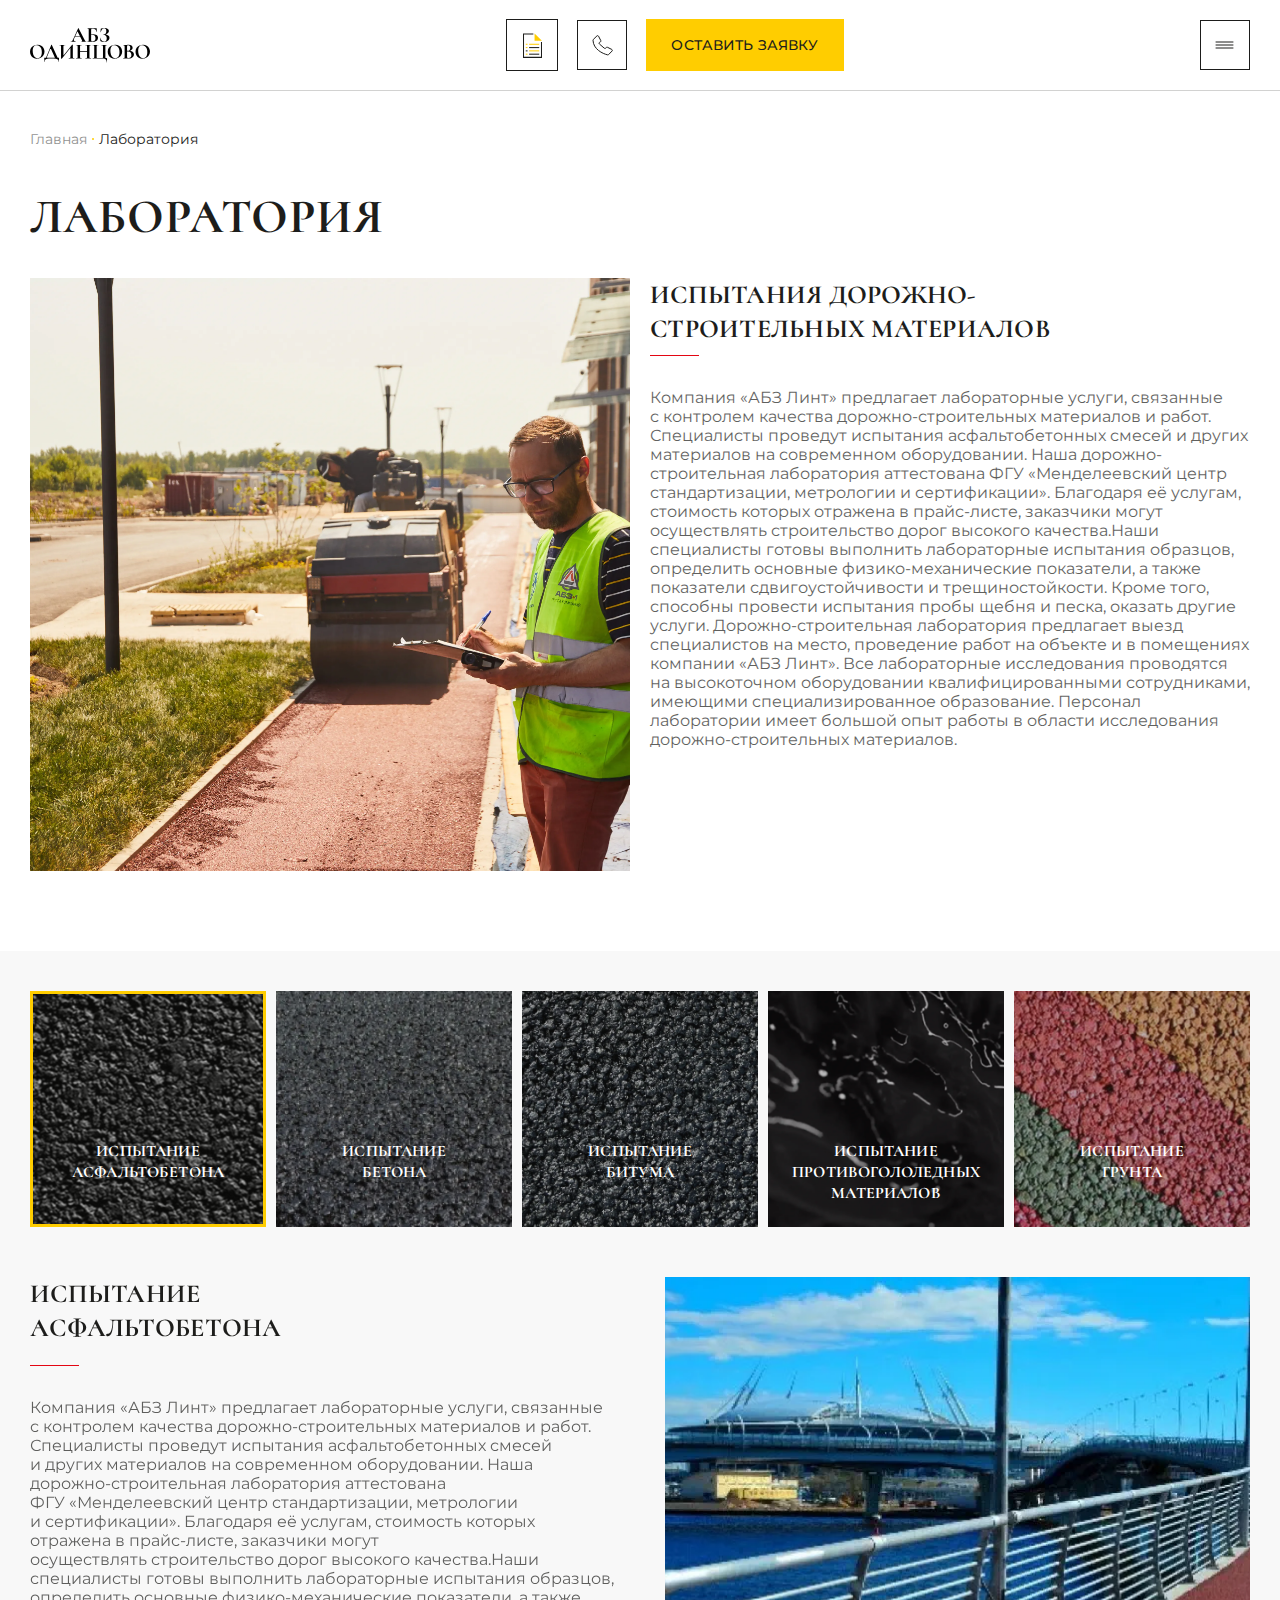
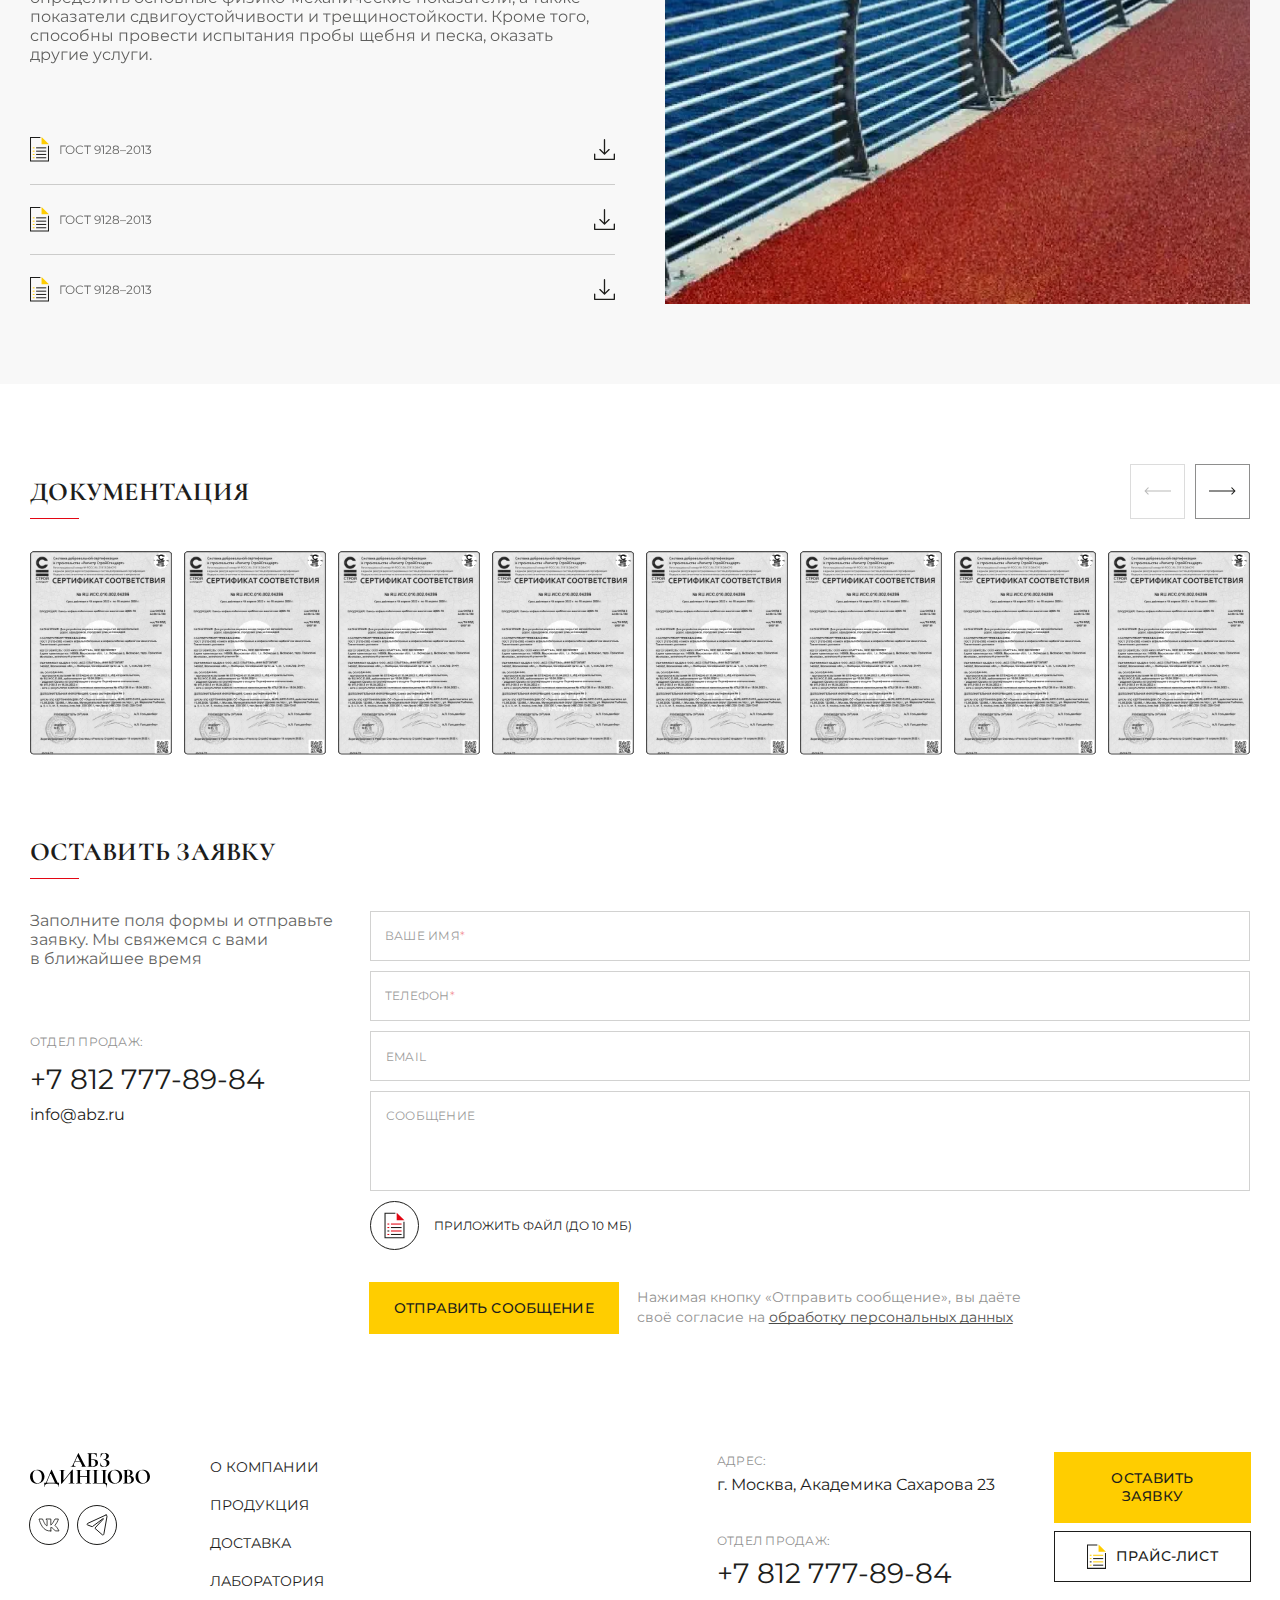
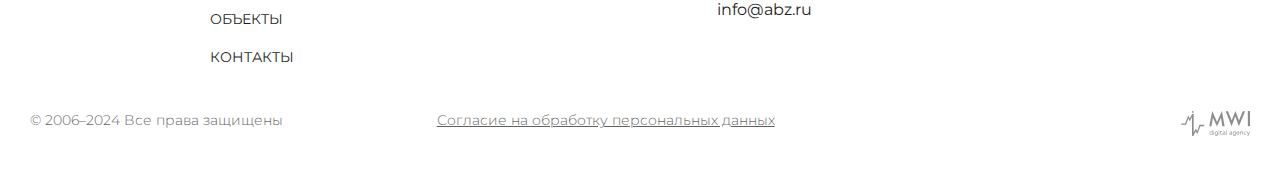
<file: laboratory.html>
<!DOCTYPE html>
<html lang="ru">
    <head>
        <meta charset="UTF-8">
        <meta http-equiv="X-UA-Compatible" content="IE=edge">
        <meta http-equiv="Cache-Control" content="no-cache">
        <meta name="viewport" content="user-scalable=no, width=device-width, height=device-height">
        <meta name="description" content="Один из крупнейших поставщиков высококачественных асфальтобетонных смесей в России.">
        <meta name="keywords" content="Ключевые слова">
        <title>АБЗ Одинцово</title>
        <meta name="robots" content="index, follow">
        <meta name="HandheldFriendly" content="True">
        <meta name="format-detection" content="telephone=no">
        <meta name="format-detection" content="date=no">
        <meta name="format-detection" content="address=no">
        <meta name="format-detection" content="email=no">
        <meta name="application-name" content="АБЗ Одинцово">
        <meta name="color-scheme" content="only light">
        <meta property="og:title" content="АБЗ Одинцово">
        <meta property="og:type" content="website">
        <meta property="og:description" content="Один из крупнейших поставщиков высококачественных асфальтобетонных смесей в России.">
        <meta property="og:image" content="images/opengraph.webp">
        <meta property="og:site_name" content="АБЗ Одинцово">
        <link rel="icon" href="images/favicon.png" type="image/png">
        <link rel="stylesheet" href="https://cdn.jsdelivr.net/npm/swiper@11/swiper-bundle.min.css">
        <link rel="stylesheet" href="css/common.css">
        <link rel="stylesheet" href="css/laboratory.css">
        <script defer src="https://cdn.jsdelivr.net/npm/swiper@11/swiper-bundle.min.js"></script>
        <script defer src="scripts/main.js"></script>
        <script defer src="scripts/phone.js"></script>
        <script defer src="scripts/modal.js"></script>
        <script defer src="scripts/tabs.js"></script>
        <script defer src="scripts/observer.js"></script>
        <script defer src="scripts/ajax.js" data-reload></script>
    </head>
    <body>
        <header>
            <div class="container">
                <div class="mobile_menu" onclick="headerMenu(this)">
                    <div class="menu_icon"><svg width="19" height="8" viewBox="0 0 19 8" fill="none" xmlns="http://www.w3.org/2000/svg">
<path d="M1 1H18" stroke="#1D1D1B" stroke-linecap="round"/>
<path d="M1 4H18" stroke="#1D1D1B" stroke-linecap="round"/>
<path d="M1 7H18" stroke="#1D1D1B" stroke-linecap="round"/>
</svg>

                    </div>
                    <div class="cross_icon"><svg width="11" height="11" viewBox="0 0 11 11" fill="none" xmlns="http://www.w3.org/2000/svg">
<path d="M10 1L1.16871 10" stroke="#1D1D1B" stroke-linecap="round"/>
<path d="M1 1L9.83129 10" stroke="#1D1D1B" stroke-linecap="round"/>
</svg>

                    </div>
                </div><a class="logotype" href="index.html"><svg width="150" height="44" viewBox="0 0 150 44" fill="none" xmlns="http://www.w3.org/2000/svg">
<path d="M93.0155 17.1153C93.9724 17.1153 94.6945 16.7091 95.182 15.8966C95.6875 15.0661 95.9403 14.0551 95.9403 12.8635C95.9403 11.4012 95.5521 10.2999 94.7758 9.55964C94.0175 8.80137 92.9342 8.42223 91.526 8.42223C91.4538 8.42223 91.4177 8.36807 91.4177 8.25975C91.4177 8.15142 91.4538 8.09726 91.526 8.09726C92.8259 8.09726 93.7918 7.75423 94.4237 7.06818C95.0737 6.38212 95.3986 5.41623 95.3986 4.1705C95.3986 2.92476 95.182 1.97692 94.7487 1.32698C94.3334 0.677029 93.7106 0.352055 92.8801 0.352055C92.2662 0.352055 91.6524 0.568704 91.0386 1.002C90.4247 1.41725 89.8831 1.99498 89.4137 2.7352C88.9443 3.47541 88.5922 4.3059 88.3575 5.22666C88.3395 5.28082 88.2853 5.29888 88.195 5.28082C88.1048 5.26277 88.0596 5.23569 88.0596 5.19958L88.4388 1.35406C88.4749 1.13741 88.511 0.992975 88.5471 0.920758C88.5832 0.848543 88.6825 0.785354 88.845 0.731191C90.2352 0.24373 91.6795 0 93.178 0C94.3695 0 95.3716 0.171514 96.184 0.514541C96.9964 0.839515 97.6012 1.28184 97.9984 1.84152C98.4137 2.38314 98.6213 2.97892 98.6213 3.62887C98.6213 4.44131 98.3324 5.19958 97.7547 5.90369C97.195 6.58974 96.4909 7.14942 95.6424 7.58272C94.7938 8.01602 93.9814 8.25975 93.2051 8.31391L93.5842 8.09726C94.6855 8.09726 95.6694 8.2778 96.536 8.63888C97.4207 8.98191 98.1067 9.4784 98.5942 10.1283C99.0997 10.7783 99.3525 11.5366 99.3525 12.4032C99.3525 13.3781 99.0365 14.2627 98.4046 15.0571C97.7727 15.8334 96.9242 16.4473 95.859 16.8986C94.7938 17.3319 93.6293 17.5486 92.3655 17.5486C91.5531 17.5486 90.7768 17.4583 90.0366 17.2778C89.2963 17.0972 88.7276 16.8445 88.3305 16.5195C88.168 16.4292 88.0687 16.357 88.0326 16.3028C87.9965 16.2306 87.9694 16.0952 87.9513 15.8966L87.6263 12.2407C87.6263 12.2046 87.6715 12.1775 87.7617 12.1594C87.8701 12.1414 87.9333 12.1594 87.9513 12.2136C88.0958 13.1344 88.4117 13.9739 88.8992 14.7321C89.4047 15.4724 90.0185 16.0591 90.7407 16.4924C91.4628 16.9077 92.2211 17.1153 93.0155 17.1153Z" fill="black"/>
<path d="M78.9088 17.3319C78.4213 17.3319 77.8346 17.3048 77.1485 17.2506C76.8777 17.2326 76.5437 17.2145 76.1465 17.1965C75.7674 17.1784 75.3431 17.1694 74.8737 17.1694L72.8968 17.1965C72.5357 17.2145 72.0482 17.2236 71.4344 17.2236C71.3802 17.2236 71.3531 17.1694 71.3531 17.0611C71.3531 16.9528 71.3802 16.8986 71.4344 16.8986C72.0121 16.8986 72.4274 16.8535 72.6801 16.7632C72.9509 16.6729 73.1315 16.5014 73.2217 16.2486C73.3301 15.9778 73.3842 15.5716 73.3842 15.03V2.49142C73.3842 1.9498 73.3391 1.55261 73.2488 1.29985C73.1586 1.0471 72.978 0.875581 72.7072 0.785311C72.4364 0.676986 72.0212 0.622824 71.4615 0.622824C71.4254 0.622824 71.4073 0.568662 71.4073 0.460338C71.4073 0.352014 71.4254 0.297852 71.4615 0.297852H82.8085C83.0612 0.297852 83.2147 0.333959 83.2689 0.406175C83.3411 0.478391 83.3772 0.667959 83.3772 0.974879L83.5938 5.09121C83.5938 5.14538 83.5487 5.17246 83.4584 5.17246C83.3681 5.17246 83.305 5.14538 83.2689 5.09121C82.998 3.70105 82.4925 2.66294 81.7523 1.97688C81.0301 1.27277 80.1274 0.920716 79.0442 0.920716H77.9068C77.3291 0.920716 76.9319 1.0471 76.7152 1.29985C76.5166 1.53456 76.4173 1.98591 76.4173 2.65391V15.03C76.4173 15.5716 76.5437 15.9778 76.7965 16.2486C77.0673 16.5195 77.5999 16.6549 78.3942 16.6549C79.5858 16.6549 80.4614 16.3479 81.0211 15.7341C81.5808 15.1022 81.8606 14.1814 81.8606 12.9718C81.8606 11.4192 81.4905 10.2727 80.7503 9.53252C80.0101 8.7923 78.972 8.42219 77.636 8.42219C76.9499 8.42219 76.1194 8.53954 75.1445 8.77425L74.982 8.15138C76.1555 7.82641 77.3561 7.66392 78.5838 7.66392C80.4434 7.66392 81.978 8.06111 83.1876 8.85549C84.4153 9.64987 85.0291 10.7963 85.0291 12.2948C85.0291 13.2336 84.7673 14.0912 84.2438 14.8675C83.7202 15.6258 82.989 16.2306 82.0502 16.6819C81.1114 17.1152 80.0642 17.3319 78.9088 17.3319Z" fill="black"/>
<path d="M55.9759 10.2638H63.7753L63.9648 11.0221H55.5697L55.9759 10.2638ZM70.356 16.8987C70.4463 16.8987 70.4914 16.9529 70.4914 17.0612C70.4914 17.1695 70.4463 17.2237 70.356 17.2237C69.9949 17.2237 69.4352 17.2056 68.677 17.1695C67.8826 17.1334 67.3139 17.1154 66.9709 17.1154C66.5195 17.1154 65.9688 17.1334 65.3189 17.1695C64.7051 17.2056 64.2176 17.2237 63.8565 17.2237C63.7843 17.2237 63.7482 17.1695 63.7482 17.0612C63.7482 16.9529 63.7843 16.8987 63.8565 16.8987C64.3259 16.8987 64.6599 16.8536 64.8585 16.7633C65.0752 16.655 65.1835 16.4744 65.1835 16.2217C65.1835 15.9148 65.003 15.4002 64.6419 14.6781L59.1444 3.81851L60.4714 1.48954L55.0822 13.3782C54.8475 13.9017 54.7302 14.3892 54.7302 14.8405C54.7302 15.4905 54.9559 15.996 55.4072 16.3571C55.8766 16.7182 56.4995 16.8987 57.2758 16.8987C57.3661 16.8987 57.4112 16.9529 57.4112 17.0612C57.4112 17.1695 57.3661 17.2237 57.2758 17.2237C56.9508 17.2237 56.4814 17.2056 55.8676 17.1695C55.1815 17.1334 54.5857 17.1154 54.0802 17.1154C53.5928 17.1154 53.006 17.1334 52.32 17.1695C51.7061 17.2056 51.2096 17.2237 50.8305 17.2237C50.7583 17.2237 50.7222 17.1695 50.7222 17.0612C50.7222 16.9529 50.7583 16.8987 50.8305 16.8987C51.336 16.8987 51.7603 16.7994 52.1033 16.6008C52.4463 16.3842 52.7894 16.0141 53.1324 15.4905C53.4754 14.9489 53.8816 14.1545 54.351 13.1073L60.2276 0.189642C60.2638 0.13548 60.345 0.108398 60.4714 0.108398C60.6158 0.108398 60.6971 0.13548 60.7151 0.189642L67.4854 13.5136C68.1173 14.7954 68.6409 15.6801 69.0561 16.1675C69.4713 16.655 69.9046 16.8987 70.356 16.8987Z" fill="black"/>
<path d="M140.495 38.3801C138.815 38.3801 137.317 37.992 135.999 37.2156C134.699 36.4213 133.688 35.3561 132.966 34.0201C132.262 32.666 131.91 31.1946 131.91 29.6058C131.91 27.7463 132.379 26.1575 133.318 24.8396C134.257 23.5035 135.457 22.5015 136.92 21.8335C138.4 21.1655 139.908 20.8315 141.442 20.8315C143.157 20.8315 144.665 21.2378 145.965 22.0502C147.265 22.8446 148.258 23.9007 148.944 25.2187C149.648 26.5366 150 27.9358 150 29.4163C150 31.0592 149.567 32.5667 148.7 33.9388C147.834 35.3109 146.669 36.3942 145.207 37.1886C143.762 37.9829 142.192 38.3801 140.495 38.3801ZM141.388 37.7031C142.399 37.7031 143.302 37.4142 144.096 36.8365C144.909 36.2407 145.541 35.3831 145.992 34.2638C146.443 33.1264 146.669 31.7723 146.669 30.2016C146.669 28.5406 146.416 27.0602 145.911 25.7603C145.405 24.4424 144.674 23.4133 143.717 22.6731C142.76 21.9328 141.641 21.5627 140.359 21.5627C138.716 21.5627 137.452 22.1856 136.568 23.4313C135.683 24.659 135.241 26.3832 135.241 28.6038C135.241 30.3551 135.503 31.9258 136.026 33.3159C136.568 34.6881 137.299 35.7623 138.22 36.5386C139.159 37.3149 140.215 37.7031 141.388 37.7031Z" fill="black"/>
<path d="M123.836 28.4957C125.046 28.4957 126.111 28.6942 127.031 29.0914C127.97 29.4886 128.692 30.0393 129.198 30.7434C129.703 31.4475 129.956 32.2509 129.956 33.1536C129.956 34.0924 129.685 34.941 129.144 35.6992C128.602 36.4575 127.853 37.0623 126.896 37.5137C125.939 37.947 124.874 38.1636 123.701 38.1636C123.195 38.1636 122.617 38.1365 121.967 38.0824C121.715 38.0643 121.399 38.0463 121.019 38.0282C120.658 38.0102 120.252 38.0011 119.801 38.0011L117.824 38.0282C117.463 38.0463 116.975 38.0553 116.362 38.0553C116.307 38.0553 116.28 38.0011 116.28 37.8928C116.28 37.7845 116.307 37.7303 116.362 37.7303C116.885 37.7303 117.282 37.6852 117.553 37.5949C117.824 37.4866 118.013 37.306 118.122 37.0533C118.248 36.7825 118.311 36.3853 118.311 35.8617V23.3232C118.311 22.5649 118.185 22.0684 117.932 21.8337C117.679 21.5809 117.165 21.4546 116.389 21.4546C116.352 21.4546 116.334 21.4004 116.334 21.2921C116.334 21.1837 116.352 21.1296 116.389 21.1296L117.824 21.1567C118.654 21.1928 119.313 21.2108 119.801 21.2108C120.306 21.2108 120.83 21.1837 121.372 21.1296C121.552 21.1115 121.823 21.0935 122.184 21.0754C122.545 21.0574 122.861 21.0483 123.132 21.0483C124.775 21.0483 126.048 21.3462 126.95 21.942C127.853 22.5378 128.304 23.4044 128.304 24.5418C128.304 25.5889 127.889 26.5187 127.059 27.3312C126.246 28.1255 125.073 28.6762 123.538 28.9831L123.836 28.4957ZM122.726 21.6441C122.202 21.6441 121.841 21.7705 121.642 22.0233C121.444 22.258 121.344 22.7093 121.344 23.3773V28.6852L120.342 28.4957C121.137 28.5318 121.832 28.5498 122.428 28.5498C123.367 28.5498 124.089 28.1978 124.594 27.4937C125.1 26.7895 125.352 25.8868 125.352 24.7855C125.352 23.7565 125.127 22.9801 124.675 22.4566C124.224 21.9149 123.574 21.6441 122.726 21.6441ZM123.24 37.4866C125.605 37.4866 126.788 36.2589 126.788 33.8036C126.788 32.4134 126.454 31.3121 125.786 30.4997C125.118 29.6872 124.107 29.281 122.753 29.281C121.868 29.281 121.101 29.3352 120.451 29.4435L121.344 29.1185V35.8617C121.344 36.4575 121.462 36.8818 121.697 37.1345C121.931 37.3692 122.446 37.4866 123.24 37.4866Z" fill="black"/>
<path d="M105.724 38.3801C104.045 38.3801 102.546 37.992 101.228 37.2156C99.9285 36.4213 98.9175 35.3561 98.1953 34.0201C97.4912 32.666 97.1392 31.1946 97.1392 29.6058C97.1392 27.7463 97.6086 26.1575 98.5474 24.8396C99.4862 23.5035 100.687 22.5015 102.149 21.8335C103.63 21.1655 105.137 20.8315 106.672 20.8315C108.387 20.8315 109.894 21.2378 111.194 22.0502C112.494 22.8446 113.487 23.9007 114.173 25.2187C114.877 26.5366 115.229 27.9358 115.229 29.4163C115.229 31.0592 114.796 32.5667 113.929 33.9388C113.063 35.3109 111.898 36.3942 110.436 37.1886C108.992 37.9829 107.421 38.3801 105.724 38.3801ZM106.618 37.7031C107.629 37.7031 108.531 37.4142 109.326 36.8365C110.138 36.2407 110.77 35.3831 111.221 34.2638C111.673 33.1264 111.898 31.7723 111.898 30.2016C111.898 28.5406 111.646 27.0602 111.14 25.7603C110.635 24.4424 109.903 23.4133 108.947 22.6731C107.99 21.9328 106.87 21.5627 105.588 21.5627C103.946 21.5627 102.682 22.1856 101.797 23.4313C100.912 24.659 100.47 26.3832 100.47 28.6038C100.47 30.3551 100.732 31.9258 101.255 33.3159C101.797 34.6881 102.528 35.7623 103.449 36.5386C104.388 37.3149 105.444 37.7031 106.618 37.7031Z" fill="black"/>
<path d="M95.9715 43.1195C95.9715 41.4766 95.5743 40.2218 94.7799 39.3552C93.9855 38.4886 92.8391 38.0553 91.3406 38.0553H78.1792C78.1431 38.0553 78.125 38.0012 78.125 37.8929C78.125 37.7845 78.1431 37.7304 78.1792 37.7304C78.8111 37.7304 79.2714 37.6852 79.5603 37.595C79.8492 37.5047 80.0478 37.3332 80.1561 37.0804C80.2644 36.8096 80.3186 36.4034 80.3186 35.8618V23.3232C80.3186 22.7816 80.2644 22.3844 80.1561 22.1316C80.0478 21.8789 79.8492 21.7074 79.5603 21.6171C79.2714 21.5088 78.8111 21.4546 78.1792 21.4546C78.1431 21.4546 78.125 21.4004 78.125 21.2921C78.125 21.1838 78.1431 21.1296 78.1792 21.1296L79.6415 21.1567C80.472 21.1928 81.14 21.2109 81.6455 21.2109C82.2594 21.2109 83.0357 21.1928 83.9745 21.1567L85.5723 21.1296C85.6084 21.1296 85.6265 21.1838 85.6265 21.2921C85.6265 21.4004 85.6084 21.4546 85.5723 21.4546C84.9043 21.4546 84.4168 21.5088 84.1099 21.6171C83.803 21.7074 83.5954 21.8789 83.4871 22.1316C83.3787 22.3844 83.3246 22.7816 83.3246 23.3232V35.8076C83.3246 36.4215 83.3426 36.8277 83.3787 37.0263C83.4329 37.2249 83.5412 37.3512 83.7037 37.4054C83.8662 37.4596 84.1912 37.4866 84.6786 37.4866H89.7428C90.2844 37.4866 90.6455 37.4596 90.8261 37.4054C91.0066 37.3512 91.1149 37.2249 91.151 37.0263C91.2052 36.8277 91.2323 36.4215 91.2323 35.8076V23.3232C91.2323 22.7816 91.1781 22.3844 91.0698 22.1316C90.9615 21.8789 90.7538 21.7074 90.4469 21.6171C90.14 21.5088 89.6525 21.4546 88.9845 21.4546C88.9484 21.4546 88.9304 21.4004 88.9304 21.2921C88.9304 21.1838 88.9484 21.1296 88.9845 21.1296L90.5823 21.1567C91.5211 21.1928 92.2975 21.2109 92.9113 21.2109C93.4168 21.2109 94.0848 21.1928 94.9153 21.1567L96.3777 21.1296C96.4138 21.1296 96.4318 21.1838 96.4318 21.2921C96.4318 21.4004 96.4138 21.4546 96.3777 21.4546C95.7458 21.4546 95.2854 21.5088 94.9965 21.6171C94.7077 21.7074 94.5091 21.8789 94.4008 22.1316C94.2924 22.3844 94.2383 22.7816 94.2383 23.3232V35.8618C94.2383 36.5298 94.2654 36.9811 94.3195 37.2158C94.3917 37.4325 94.5271 37.5769 94.7257 37.6491C94.9424 37.7033 95.3667 37.7304 95.9986 37.7304C96.143 37.7304 96.2333 37.7484 96.2694 37.7845C96.3235 37.8206 96.3506 37.9109 96.3506 38.0553C96.3506 38.4706 96.3416 38.8136 96.3235 39.0844C96.2874 40.0955 96.2694 41.4405 96.2694 43.1195C96.2694 43.2098 96.2152 43.2549 96.1069 43.2549C96.0166 43.2549 95.9715 43.2098 95.9715 43.1195Z" fill="black"/>
<path d="M71.2969 23.3774C71.2969 22.8357 71.2427 22.4386 71.1344 22.1858C71.0261 21.915 70.8184 21.7254 70.5115 21.6171C70.2046 21.5088 69.7171 21.4546 69.0491 21.4546C68.995 21.4546 68.9679 21.4004 68.9679 21.2921C68.9679 21.1838 68.995 21.1296 69.0491 21.1296L70.3761 21.1567C71.2788 21.1928 72.0913 21.2109 72.8134 21.2109C73.3009 21.2109 73.996 21.1928 74.8987 21.1567L76.4152 21.1296C76.4694 21.1296 76.4965 21.1838 76.4965 21.2921C76.4965 21.4004 76.4694 21.4546 76.4152 21.4546C75.8014 21.4546 75.341 21.5088 75.0341 21.6171C74.7452 21.7074 74.5466 21.8789 74.4383 22.1316C74.348 22.3844 74.3029 22.7816 74.3029 23.3232V35.8618C74.3029 36.4034 74.348 36.8096 74.4383 37.0804C74.5466 37.3332 74.7452 37.5047 75.0341 37.595C75.3229 37.6852 75.7833 37.7304 76.4152 37.7304C76.4694 37.7304 76.4965 37.7845 76.4965 37.8929C76.4965 38.0012 76.4694 38.0553 76.4152 38.0553C75.7833 38.0553 75.2778 38.0463 74.8987 38.0283L72.8134 38.0012L70.3761 38.0283C70.0511 38.0463 69.6088 38.0553 69.0491 38.0553C68.995 38.0553 68.9679 38.0012 68.9679 37.8929C68.9679 37.7845 68.995 37.7304 69.0491 37.7304C69.7171 37.7304 70.2046 37.6852 70.5115 37.595C70.8184 37.5047 71.0261 37.3332 71.1344 37.0804C71.2427 36.8277 71.2969 36.4215 71.2969 35.8618V23.3774ZM60.9519 28.8748H72.678V29.6331H60.9519V28.8748ZM59.5437 23.3232C59.5437 22.7816 59.4895 22.3844 59.3812 22.1316C59.2729 21.8789 59.0743 21.7074 58.7854 21.6171C58.5146 21.5088 58.0723 21.4546 57.4584 21.4546C57.4043 21.4546 57.3772 21.4004 57.3772 21.2921C57.3772 21.1838 57.4043 21.1296 57.4584 21.1296L58.9208 21.1567C59.7513 21.1928 60.4193 21.2109 60.9248 21.2109C61.6109 21.2109 62.4052 21.1928 63.3079 21.1567L64.7974 21.1296C64.8335 21.1296 64.8516 21.1838 64.8516 21.2921C64.8516 21.4004 64.8335 21.4546 64.7974 21.4546C64.1475 21.4546 63.669 21.5088 63.3621 21.6171C63.0552 21.7254 62.8385 21.915 62.7122 22.1858C62.6038 22.4386 62.5497 22.8357 62.5497 23.3774V35.8618C62.5497 36.4034 62.6038 36.8096 62.7122 37.0804C62.8205 37.3332 63.0281 37.5047 63.335 37.595C63.6419 37.6852 64.1294 37.7304 64.7974 37.7304C64.8335 37.7304 64.8516 37.7845 64.8516 37.8929C64.8516 38.0012 64.8335 38.0553 64.7974 38.0553C64.1655 38.0553 63.66 38.0463 63.2809 38.0283L60.9248 38.0012L58.8937 38.0283C58.5326 38.0463 58.0361 38.0553 57.4043 38.0553C57.3681 38.0553 57.3501 38.0012 57.3501 37.8929C57.3501 37.7845 57.3681 37.7304 57.4043 37.7304C58.0361 37.7304 58.4965 37.6852 58.7854 37.595C59.0743 37.5047 59.2729 37.3332 59.3812 37.0804C59.4895 36.8096 59.5437 36.4034 59.5437 35.8618V23.3232Z" fill="black"/>
<path d="M52.608 20.9399C52.6621 20.8857 52.7975 20.8586 53.0142 20.8586C53.1406 20.8586 53.2579 20.8767 53.3662 20.9128C53.4746 20.9489 53.5287 20.994 53.5287 21.0482V35.8616C53.5287 36.4032 53.5829 36.8094 53.6912 37.0802C53.7995 37.333 53.9981 37.5045 54.287 37.5948C54.5759 37.6851 55.0272 37.7302 55.641 37.7302C55.6952 37.7302 55.7223 37.7844 55.7223 37.8927C55.7223 38.001 55.6952 38.0552 55.641 38.0552C55.0092 38.0552 54.5036 38.0461 54.1245 38.0281L52.0393 38.001L49.602 38.0281C49.277 38.0461 48.8347 38.0552 48.275 38.0552C48.2208 38.0552 48.1937 38.001 48.1937 37.8927C48.1937 37.7844 48.2208 37.7302 48.275 37.7302C48.943 37.7302 49.4304 37.6851 49.7374 37.5948C50.0443 37.5045 50.2519 37.333 50.3602 37.0802C50.4685 36.8275 50.5227 36.4213 50.5227 35.8616V23.9188L51.4164 23.6751L39.6903 38.3531C39.6361 38.4072 39.5007 38.4343 39.284 38.4343C38.941 38.4343 38.7695 38.3711 38.7695 38.2447V23.323C38.7695 22.7814 38.7153 22.3842 38.607 22.1315C38.4987 21.8787 38.3001 21.7072 38.0112 21.6169C37.7224 21.5086 37.271 21.4544 36.6572 21.4544C36.603 21.4544 36.5759 21.4003 36.5759 21.2919C36.5759 21.1836 36.603 21.1295 36.6572 21.1295L38.1737 21.1565C39.0764 21.1926 39.7715 21.2107 40.259 21.2107C40.9811 21.2107 41.7936 21.1926 42.6963 21.1565L44.0232 21.1295C44.0774 21.1295 44.1045 21.1836 44.1045 21.2919C44.1045 21.4003 44.0774 21.4544 44.0232 21.4544C43.3552 21.4544 42.8678 21.5086 42.5609 21.6169C42.2539 21.7072 42.0463 21.8787 41.938 22.1315C41.8297 22.3842 41.7755 22.7814 41.7755 23.323V35.3741L40.8818 35.6179L52.608 20.9399Z" fill="black"/>
<path d="M26.644 21.0212C26.6801 20.967 26.7703 20.9399 26.9148 20.9399C27.0592 20.9399 27.1405 20.967 27.1585 21.0212L34.9579 38.0552H31.5998L25.5066 24.7313L26.9148 22.3211L20.4424 38.0552H19.5758L26.644 21.0212ZM18.0322 42.4965C18.0322 40.98 17.969 39.6981 17.8426 38.651C17.7884 38.308 17.7614 37.974 17.7614 37.649C17.7614 37.5046 17.7704 37.4143 17.7884 37.3782C17.8245 37.3421 17.9058 37.324 18.0322 37.324H35.9599C36.1224 37.324 36.2126 37.3421 36.2307 37.3782C36.2668 37.3962 36.2849 37.4865 36.2849 37.649C36.2849 37.7212 36.2668 37.974 36.2307 38.4073C36.0863 39.6169 36.014 40.98 36.014 42.4965C36.014 42.5868 35.9599 42.6319 35.8516 42.6319C35.7613 42.6319 35.7161 42.5868 35.7161 42.4965C35.7161 41.0522 35.1926 39.9509 34.1454 39.1926C33.1164 38.4344 31.6269 38.0552 29.6771 38.0552H23.665C21.9499 38.0552 20.632 38.4344 19.7112 39.1926C18.8085 39.9509 18.3571 41.0522 18.3571 42.4965C18.3571 42.5868 18.303 42.6319 18.1947 42.6319C18.0863 42.6319 18.0322 42.5868 18.0322 42.4965Z" fill="black"/>
<path d="M8.58472 38.3801C6.90569 38.3801 5.4072 37.992 4.08925 37.2156C2.78936 36.4213 1.77833 35.3561 1.05616 34.0201C0.352055 32.666 0 31.1946 0 29.6058C0 27.7463 0.469406 26.1575 1.40822 24.8396C2.34703 23.5035 3.54763 22.5015 5.01001 21.8335C6.49045 21.1655 7.99796 20.8315 9.53256 20.8315C11.2477 20.8315 12.7552 21.2378 14.0551 22.0502C15.355 22.8446 16.348 23.9007 17.034 25.2187C17.7381 26.5366 18.0902 27.9358 18.0902 29.4163C18.0902 31.0592 17.6569 32.5667 16.7903 33.9388C15.9237 35.3109 14.7592 36.3942 13.2968 37.1886C11.8525 37.9829 10.2818 38.3801 8.58472 38.3801ZM9.4784 37.7031C10.4894 37.7031 11.3921 37.4142 12.1865 36.8365C12.9989 36.2407 13.6308 35.3831 14.0822 34.2638C14.5335 33.1264 14.7592 31.7723 14.7592 30.2016C14.7592 28.5406 14.5065 27.0602 14.0009 25.7603C13.4954 24.4424 12.7642 23.4133 11.8074 22.6731C10.8505 21.9328 9.73116 21.5627 8.44932 21.5627C6.80639 21.5627 5.54261 22.1856 4.65796 23.4313C3.7733 24.659 3.33098 26.3832 3.33098 28.6038C3.33098 30.3551 3.59276 31.9258 4.11633 33.3159C4.65796 34.6881 5.38915 35.7623 6.3099 36.5386C7.24872 37.3149 8.30488 37.7031 9.4784 37.7031Z" fill="black"/>
</svg>
</a>
                <menu>
                    <li><a href="about.html">О компании</a></li>
                    <li><a href="catalog.html">Продукция</a></li>
                    <li><a href="delivery.html">Доставка</a></li>
                    <li><a href="laboratory.html">Лаборатория</a></li>
                    <li><a href="objects.html">Объекты</a></li>
                    <li><a href="contacts.html">Контакты</a></li>
                </menu>
                <div class="contact">
                    <div class="price"><img class="black" src="images/pricelist.svg" alt=""><img class="white" src="images/pricelist_white.svg" alt=""><span>Прайс-лист</span></div><a class="phone" href="tel:+7 812 777-89-84"><svg width="21" height="21" viewBox="0 0 21 21" fill="none" xmlns="http://www.w3.org/2000/svg">
<path d="M4.93446 0.936737L1.30292 4.4674C1.10926 4.65568 0.998191 4.91792 1.00663 5.18789C1.28902 14.2233 10.5257 18.6471 15.6505 19.88C15.9823 19.9598 16.3281 19.8524 16.5668 19.6086L20.0448 16.0552C20.5178 15.572 20.3848 14.7684 19.7814 14.4633L15.5143 12.306C15.1333 12.1134 14.6721 12.1839 14.366 12.4815L13.6578 13.17C13.2857 13.5318 12.6987 13.5487 12.3063 13.2091L7.40113 8.96362C6.87213 8.50576 6.96475 7.66013 7.58033 7.32764L8.37832 6.89663C8.85904 6.63699 9.04238 6.03958 8.79007 5.55497L6.51852 1.19194C6.20921 0.597837 5.4147 0.469837 4.93446 0.936737Z" stroke="#000000"/>
</svg>
<span>+7 812 777-89-84</span></a>
                    <button class="yellow" data-modal-target="proposal"><span>Оставить заявку</span></button>
                </div>
            </div>
        </header>
        <section class="menu">
            <div class="mobile_wrap">
                <menu>
                    <li><a href="about.html">О компании</a></li>
                    <li><a href="catalog.html">Продукция</a></li>
                    <li><a href="delivery.html">Доставка</a></li>
                    <li><a href="laboratory.html">Лаборатория</a></li>
                    <li><a href="objects.html">Объекты</a></li>
                    <li><a href="contacts.html">Контакты</a></li>
                </menu><a class="phone" href="tel:+7 812 777-89-84"><svg width="21" height="21" viewBox="0 0 21 21" fill="none" xmlns="http://www.w3.org/2000/svg">
<path d="M4.93446 0.936737L1.30292 4.4674C1.10926 4.65568 0.998191 4.91792 1.00663 5.18789C1.28902 14.2233 10.5257 18.6471 15.6505 19.88C15.9823 19.9598 16.3281 19.8524 16.5668 19.6086L20.0448 16.0552C20.5178 15.572 20.3848 14.7684 19.7814 14.4633L15.5143 12.306C15.1333 12.1134 14.6721 12.1839 14.366 12.4815L13.6578 13.17C13.2857 13.5318 12.6987 13.5487 12.3063 13.2091L7.40113 8.96362C6.87213 8.50576 6.96475 7.66013 7.58033 7.32764L8.37832 6.89663C8.85904 6.63699 9.04238 6.03958 8.79007 5.55497L6.51852 1.19194C6.20921 0.597837 5.4147 0.469837 4.93446 0.936737Z" stroke="#000000"/>
</svg>
<span>+7 812 777-89-84</span></a>
                <button class="yellow" data-modal-target="proposal"><span>Оставить заявку</span></button>
                <div class="price"><img src="images/pricelist.svg" alt=""><span>Прайс-лист</span></div>
            </div>
        </section>
        <main>
            <section class="main">
                <div class="container">
                    <div class="breadcrumbs"><a href="index.html">Главная</a>
                        <div class="dot"></div><span>Лаборатория</span>
                    </div>
                    <h1>Лаборатория</h1>
                    <div class="about"><img src="images/webp/22.webp" alt="">
                        <div class="text">
                            <h2 class="underline">Испытания дорожно-строительных материалов</h2><span>Компания «АБЗ Линт» предлагает лабораторные услуги, связанные с контролем качества дорожно-строительных материалов и работ. Специалисты проведут испытания асфальтобетонных смесей и других материалов на современном оборудовании. Наша дорожно-строительная лаборатория аттестована ФГУ «Менделеевский центр стандартизации, метрологии и сертификации». Благодаря её услугам, стоимость которых отражена в прайс-листе, заказчики могут осуществлять строительство дорог высокого качества.Наши специалисты готовы выполнить лабораторные испытания образцов, определить основные физико-механические показатели, а также показатели сдвигоустойчивости и трещиностойкости. Кроме того, способны провести испытания пробы щебня и песка, оказать другие услуги. Дорожно-строительная лаборатория предлагает выезд специалистов на место, проведение работ на объекте и в помещениях компании «АБЗ Линт». Все лабораторные исследования проводятся на высокоточном оборудовании квалифицированными сотрудниками, имеющими специализированное образование. Персонал лаборатории имеет большой опыт работы в области исследования дорожно-строительных материалов.</span>
                        </div>
                    </div>
                </div>
            </section>
            <section class="testing">
                <div class="container">
                    <div class="swiper captions">
                        <div class="swiper-wrapper">
                            <div class="swiper-slide">
                                <h3>Испытание <br>асфальтобетона</h3><img src="images/webp/7.webp" alt="">
                            </div>
                            <div class="swiper-slide">
                                <h3>испытание <br>бетона</h3><img src="images/webp/8.webp" alt="">
                            </div>
                            <div class="swiper-slide">
                                <h3>Испытание <br>битума</h3><img src="images/webp/9.webp" alt="">
                            </div>
                            <div class="swiper-slide">
                                <h3>Испытание <br>противогололедных <br>материалов</h3><img src="images/webp/10.webp" alt="">
                            </div>
                            <div class="swiper-slide">
                                <h3>испытание <br>грунта</h3><img src="images/webp/11.webp" alt="">
                            </div>
                        </div>
                    </div>
                    <div class="swiper contents">
                        <div class="swiper-wrapper">
                                        <div class="swiper-slide">
                                            <div class="text">
                                                <h2 class="underline">Испытание <br>асфальтобетона</h2><span>Компания «АБЗ Линт» предлагает лабораторные услуги, связанные с контролем качества дорожно-строительных материалов и работ. Специалисты проведут испытания асфальтобетонных смесей и других материалов на современном оборудовании. Наша дорожно-строительная лаборатория аттестована ФГУ «Менделеевский центр стандартизации, метрологии и сертификации». Благодаря её услугам, стоимость которых отражена в прайс-листе, заказчики могут осуществлять строительство дорог высокого качества.Наши специалисты готовы выполнить лабораторные испытания образцов, определить основные физико-механические показатели, а также показатели сдвигоустойчивости и трещиностойкости. Кроме того, способны провести испытания пробы щебня и песка, оказать другие услуги.</span>
                                                <div class="docs"><a class="doc" href="images/image.webp" download><img src="images/gost.svg" alt=""><span>ГОСТ 9128–2013</span><img src="images/download.svg" alt=""></a><a class="doc" href="images/image.webp" download><img src="images/gost.svg" alt=""><span>ГОСТ 9128–2013</span><img src="images/download.svg" alt=""></a><a class="doc" href="images/image.webp" download><img src="images/gost.svg" alt=""><span>ГОСТ 9128–2013</span><img src="images/download.svg" alt=""></a></div>
                                            </div><img class="preview" src="images/webp/17.webp" alt="">
                                        </div>
                                        <div class="swiper-slide">
                                            <div class="text">
                                                <h2 class="underline">Испытание <br>бетона</h2><span>Компания «АБЗ Линт» предлагает лабораторные услуги, связанные с контролем качества дорожно-строительных материалов и работ. Специалисты проведут испытания асфальтобетонных смесей и других материалов на современном оборудовании. Наша дорожно-строительная лаборатория аттестована ФГУ «Менделеевский центр стандартизации, метрологии и сертификации». Благодаря её услугам, стоимость которых отражена в прайс-листе, заказчики могут осуществлять строительство дорог высокого качества.Наши специалисты готовы выполнить лабораторные испытания образцов, определить основные физико-механические показатели, а также показатели сдвигоустойчивости и трещиностойкости. Кроме того, способны провести испытания пробы щебня и песка, оказать другие услуги.</span>
                                                <div class="docs"><a class="doc" href="images/image.webp" download><img src="images/gost.svg" alt=""><span>ГОСТ 9128–2013</span><img src="images/download.svg" alt=""></a><a class="doc" href="images/image.webp" download><img src="images/gost.svg" alt=""><span>ГОСТ 9128–2013</span><img src="images/download.svg" alt=""></a><a class="doc" href="images/image.webp" download><img src="images/gost.svg" alt=""><span>ГОСТ 9128–2013</span><img src="images/download.svg" alt=""></a></div>
                                            </div><img class="preview" src="images/webp/17.webp" alt="">
                                        </div>
                                        <div class="swiper-slide">
                                            <div class="text">
                                                <h2 class="underline">Испытание <br>битума</h2><span>Компания «АБЗ Линт» предлагает лабораторные услуги, связанные с контролем качества дорожно-строительных материалов и работ. Специалисты проведут испытания асфальтобетонных смесей и других материалов на современном оборудовании. Наша дорожно-строительная лаборатория аттестована ФГУ «Менделеевский центр стандартизации, метрологии и сертификации». Благодаря её услугам, стоимость которых отражена в прайс-листе, заказчики могут осуществлять строительство дорог высокого качества.Наши специалисты готовы выполнить лабораторные испытания образцов, определить основные физико-механические показатели, а также показатели сдвигоустойчивости и трещиностойкости. Кроме того, способны провести испытания пробы щебня и песка, оказать другие услуги.</span>
                                                <div class="docs"><a class="doc" href="images/image.webp" download><img src="images/gost.svg" alt=""><span>ГОСТ 9128–2013</span><img src="images/download.svg" alt=""></a><a class="doc" href="images/image.webp" download><img src="images/gost.svg" alt=""><span>ГОСТ 9128–2013</span><img src="images/download.svg" alt=""></a><a class="doc" href="images/image.webp" download><img src="images/gost.svg" alt=""><span>ГОСТ 9128–2013</span><img src="images/download.svg" alt=""></a></div>
                                            </div><img class="preview" src="images/webp/17.webp" alt="">
                                        </div>
                                        <div class="swiper-slide">
                                            <div class="text">
                                                <h2 class="underline">Испытание <br>противогололедных<br>материалов</h2><span>Компания «АБЗ Линт» предлагает лабораторные услуги, связанные с контролем качества дорожно-строительных материалов и работ. Специалисты проведут испытания асфальтобетонных смесей и других материалов на современном оборудовании. Наша дорожно-строительная лаборатория аттестована ФГУ «Менделеевский центр стандартизации, метрологии и сертификации». Благодаря её услугам, стоимость которых отражена в прайс-листе, заказчики могут осуществлять строительство дорог высокого качества.Наши специалисты готовы выполнить лабораторные испытания образцов, определить основные физико-механические показатели, а также показатели сдвигоустойчивости и трещиностойкости. Кроме того, способны провести испытания пробы щебня и песка, оказать другие услуги.</span>
                                                <div class="docs"><a class="doc" href="images/image.webp" download><img src="images/gost.svg" alt=""><span>ГОСТ 9128–2013</span><img src="images/download.svg" alt=""></a><a class="doc" href="images/image.webp" download><img src="images/gost.svg" alt=""><span>ГОСТ 9128–2013</span><img src="images/download.svg" alt=""></a><a class="doc" href="images/image.webp" download><img src="images/gost.svg" alt=""><span>ГОСТ 9128–2013</span><img src="images/download.svg" alt=""></a></div>
                                            </div><img class="preview" src="images/webp/17.webp" alt="">
                                        </div>
                                        <div class="swiper-slide">
                                            <div class="text">
                                                <h2 class="underline">Испытание <br>грунта</h2><span>Компания «АБЗ Линт» предлагает лабораторные услуги, связанные с контролем качества дорожно-строительных материалов и работ. Специалисты проведут испытания асфальтобетонных смесей и других материалов на современном оборудовании. Наша дорожно-строительная лаборатория аттестована ФГУ «Менделеевский центр стандартизации, метрологии и сертификации». Благодаря её услугам, стоимость которых отражена в прайс-листе, заказчики могут осуществлять строительство дорог высокого качества.Наши специалисты готовы выполнить лабораторные испытания образцов, определить основные физико-механические показатели, а также показатели сдвигоустойчивости и трещиностойкости. Кроме того, способны провести испытания пробы щебня и песка, оказать другие услуги.</span>
                                                <div class="docs"><a class="doc" href="images/image.webp" download><img src="images/gost.svg" alt=""><span>ГОСТ 9128–2013</span><img src="images/download.svg" alt=""></a><a class="doc" href="images/image.webp" download><img src="images/gost.svg" alt=""><span>ГОСТ 9128–2013</span><img src="images/download.svg" alt=""></a><a class="doc" href="images/image.webp" download><img src="images/gost.svg" alt=""><span>ГОСТ 9128–2013</span><img src="images/download.svg" alt=""></a></div>
                                            </div><img class="preview" src="images/webp/17.webp" alt="">
                                        </div>
                        </div>
                    </div>
                </div>
            </section>
            <section class="documents">
                <div class="container">
                    <h2 class="underline">Документация</h2>
                    <div class="swiper-navigation">
                        <div class="arrow"><svg width="27" height="8" viewBox="0 0 27 8" fill="none" xmlns="http://www.w3.org/2000/svg">
<path d="M0.646446 4.35355C0.451185 4.15829 0.451185 3.84171 0.646446 3.64645L3.82843 0.464466C4.02369 0.269204 4.34027 0.269204 4.53553 0.464466C4.7308 0.659728 4.7308 0.976311 4.53553 1.17157L1.70711 4L4.53553 6.82843C4.7308 7.02369 4.7308 7.34027 4.53553 7.53553C4.34027 7.7308 4.02369 7.7308 3.82843 7.53553L0.646446 4.35355ZM27 4.5H1V3.5H27V4.5Z" fill="#1D1D1B"/>
</svg>

                        </div>
                        <div class="arrow"><svg width="27" height="8" viewBox="0 0 27 8" fill="none" xmlns="http://www.w3.org/2000/svg">
<path d="M0.646446 4.35355C0.451185 4.15829 0.451185 3.84171 0.646446 3.64645L3.82843 0.464466C4.02369 0.269204 4.34027 0.269204 4.53553 0.464466C4.7308 0.659728 4.7308 0.976311 4.53553 1.17157L1.70711 4L4.53553 6.82843C4.7308 7.02369 4.7308 7.34027 4.53553 7.53553C4.34027 7.7308 4.02369 7.7308 3.82843 7.53553L0.646446 4.35355ZM27 4.5H1V3.5H27V4.5Z" fill="#1D1D1B"/>
</svg>

                        </div>
                    </div>
                </div>
                <div class="slider">
                    <div class="swiper">
                        <div class="swiper-wrapper">
                                        <div class="swiper-slide"><a href="images/webp/certificate.webp" target="blank"><img src="images/webp/certificate.webp" alt=""></a></div>
                                        <div class="swiper-slide"><a href="images/webp/certificate.webp" target="blank"><img src="images/webp/certificate.webp" alt=""></a></div>
                                        <div class="swiper-slide"><a href="images/webp/certificate.webp" target="blank"><img src="images/webp/certificate.webp" alt=""></a></div>
                                        <div class="swiper-slide"><a href="images/webp/certificate.webp" target="blank"><img src="images/webp/certificate.webp" alt=""></a></div>
                                        <div class="swiper-slide"><a href="images/webp/certificate.webp" target="blank"><img src="images/webp/certificate.webp" alt=""></a></div>
                                        <div class="swiper-slide"><a href="images/webp/certificate.webp" target="blank"><img src="images/webp/certificate.webp" alt=""></a></div>
                                        <div class="swiper-slide"><a href="images/webp/certificate.webp" target="blank"><img src="images/webp/certificate.webp" alt=""></a></div>
                                        <div class="swiper-slide"><a href="images/webp/certificate.webp" target="blank"><img src="images/webp/certificate.webp" alt=""></a></div>
                                        <div class="swiper-slide"><a href="images/webp/certificate.webp" target="blank"><img src="images/webp/certificate.webp" alt=""></a></div>
                                        <div class="swiper-slide"><a href="images/webp/certificate.webp" target="blank"><img src="images/webp/certificate.webp" alt=""></a></div>
                                        <div class="swiper-slide"><a href="images/webp/certificate.webp" target="blank"><img src="images/webp/certificate.webp" alt=""></a></div>
                                        <div class="swiper-slide"><a href="images/webp/certificate.webp" target="blank"><img src="images/webp/certificate.webp" alt=""></a></div>
                                        <div class="swiper-slide"><a href="images/webp/certificate.webp" target="blank"><img src="images/webp/certificate.webp" alt=""></a></div>
                                        <div class="swiper-slide"><a href="images/webp/certificate.webp" target="blank"><img src="images/webp/certificate.webp" alt=""></a></div>
                                        <div class="swiper-slide"><a href="images/webp/certificate.webp" target="blank"><img src="images/webp/certificate.webp" alt=""></a></div>
                                        <div class="swiper-slide"><a href="images/webp/certificate.webp" target="blank"><img src="images/webp/certificate.webp" alt=""></a></div>
                        </div>
                    </div>
                </div>
            </section>
            <section class="callback">
                <div class="container">
                    <h2 class="underline">Оставить заявку</h2>
                    <div class="text">
                        <p>Заполните поля формы и отправьте заявку. Мы свяжемся с вами в ближайшее время</p>
                        <div class="phone"><span>Отдел продаж:</span><a class="tel" href="tel:+7 812 777-89-84">+7 812 777-89-84</a><a class="mail" href="mailto: info@abz.ru">info@abz.ru</a></div>
                    </div>
                    <div class="form" onsubmit="event.preventDefault(); this.closest('section.callback').classList.add('success')">
                        <form action="index.html">
                            <label class="text">
                                <input type="text" name="name" required><span>Ваше Имя</span>
                            </label>
                            <label class="text">
                                <input type="tel" name="phone" required><span>Телефон</span>
                            </label>
                            <input type="mail" name="email" placeholder="Email">
                            <textarea name="message" placeholder="Сообщение"></textarea>
                            <label class="upload"><img class="upload" src="images/upload.svg" alt="">
                                <input type="file" name="" onchange="upload(this)"><span class="name"></span><span class="default">Приложить файл (до 10 Мб)</span><img class="cross" src="images/cross.svg" alt="" onclick="resetUpload(event, this)">
                            </label>
                            <div class="submit">
                                <button class="yellow"><span>отправить сообщение</span></button>
                                <div><span>Нажимая кнопку «Отправить сообщение», вы даёте своё согласие на </span><a href="personal.html">обработку персональных данных</a></div>
                            </div>
                        </form>
                        <div class="success"><img src="images/success.webp" alt="">
                            <h2>Заявка успешно оправлена!</h2><span>Мы свяжемся с вами в ближайшее время</span>
                        </div>
                    </div>
                </div>
            </section>
        </main>
        <footer class="animate">
            <div class="container top"><a class="logotype" href="index.html"><svg width="150" height="44" viewBox="0 0 150 44" fill="none" xmlns="http://www.w3.org/2000/svg">
<path d="M93.0155 17.1153C93.9724 17.1153 94.6945 16.7091 95.182 15.8966C95.6875 15.0661 95.9403 14.0551 95.9403 12.8635C95.9403 11.4012 95.5521 10.2999 94.7758 9.55964C94.0175 8.80137 92.9342 8.42223 91.526 8.42223C91.4538 8.42223 91.4177 8.36807 91.4177 8.25975C91.4177 8.15142 91.4538 8.09726 91.526 8.09726C92.8259 8.09726 93.7918 7.75423 94.4237 7.06818C95.0737 6.38212 95.3986 5.41623 95.3986 4.1705C95.3986 2.92476 95.182 1.97692 94.7487 1.32698C94.3334 0.677029 93.7106 0.352055 92.8801 0.352055C92.2662 0.352055 91.6524 0.568704 91.0386 1.002C90.4247 1.41725 89.8831 1.99498 89.4137 2.7352C88.9443 3.47541 88.5922 4.3059 88.3575 5.22666C88.3395 5.28082 88.2853 5.29888 88.195 5.28082C88.1048 5.26277 88.0596 5.23569 88.0596 5.19958L88.4388 1.35406C88.4749 1.13741 88.511 0.992975 88.5471 0.920758C88.5832 0.848543 88.6825 0.785354 88.845 0.731191C90.2352 0.24373 91.6795 0 93.178 0C94.3695 0 95.3716 0.171514 96.184 0.514541C96.9964 0.839515 97.6012 1.28184 97.9984 1.84152C98.4137 2.38314 98.6213 2.97892 98.6213 3.62887C98.6213 4.44131 98.3324 5.19958 97.7547 5.90369C97.195 6.58974 96.4909 7.14942 95.6424 7.58272C94.7938 8.01602 93.9814 8.25975 93.2051 8.31391L93.5842 8.09726C94.6855 8.09726 95.6694 8.2778 96.536 8.63888C97.4207 8.98191 98.1067 9.4784 98.5942 10.1283C99.0997 10.7783 99.3525 11.5366 99.3525 12.4032C99.3525 13.3781 99.0365 14.2627 98.4046 15.0571C97.7727 15.8334 96.9242 16.4473 95.859 16.8986C94.7938 17.3319 93.6293 17.5486 92.3655 17.5486C91.5531 17.5486 90.7768 17.4583 90.0366 17.2778C89.2963 17.0972 88.7276 16.8445 88.3305 16.5195C88.168 16.4292 88.0687 16.357 88.0326 16.3028C87.9965 16.2306 87.9694 16.0952 87.9513 15.8966L87.6263 12.2407C87.6263 12.2046 87.6715 12.1775 87.7617 12.1594C87.8701 12.1414 87.9333 12.1594 87.9513 12.2136C88.0958 13.1344 88.4117 13.9739 88.8992 14.7321C89.4047 15.4724 90.0185 16.0591 90.7407 16.4924C91.4628 16.9077 92.2211 17.1153 93.0155 17.1153Z" fill="black"/>
<path d="M78.9088 17.3319C78.4213 17.3319 77.8346 17.3048 77.1485 17.2506C76.8777 17.2326 76.5437 17.2145 76.1465 17.1965C75.7674 17.1784 75.3431 17.1694 74.8737 17.1694L72.8968 17.1965C72.5357 17.2145 72.0482 17.2236 71.4344 17.2236C71.3802 17.2236 71.3531 17.1694 71.3531 17.0611C71.3531 16.9528 71.3802 16.8986 71.4344 16.8986C72.0121 16.8986 72.4274 16.8535 72.6801 16.7632C72.9509 16.6729 73.1315 16.5014 73.2217 16.2486C73.3301 15.9778 73.3842 15.5716 73.3842 15.03V2.49142C73.3842 1.9498 73.3391 1.55261 73.2488 1.29985C73.1586 1.0471 72.978 0.875581 72.7072 0.785311C72.4364 0.676986 72.0212 0.622824 71.4615 0.622824C71.4254 0.622824 71.4073 0.568662 71.4073 0.460338C71.4073 0.352014 71.4254 0.297852 71.4615 0.297852H82.8085C83.0612 0.297852 83.2147 0.333959 83.2689 0.406175C83.3411 0.478391 83.3772 0.667959 83.3772 0.974879L83.5938 5.09121C83.5938 5.14538 83.5487 5.17246 83.4584 5.17246C83.3681 5.17246 83.305 5.14538 83.2689 5.09121C82.998 3.70105 82.4925 2.66294 81.7523 1.97688C81.0301 1.27277 80.1274 0.920716 79.0442 0.920716H77.9068C77.3291 0.920716 76.9319 1.0471 76.7152 1.29985C76.5166 1.53456 76.4173 1.98591 76.4173 2.65391V15.03C76.4173 15.5716 76.5437 15.9778 76.7965 16.2486C77.0673 16.5195 77.5999 16.6549 78.3942 16.6549C79.5858 16.6549 80.4614 16.3479 81.0211 15.7341C81.5808 15.1022 81.8606 14.1814 81.8606 12.9718C81.8606 11.4192 81.4905 10.2727 80.7503 9.53252C80.0101 8.7923 78.972 8.42219 77.636 8.42219C76.9499 8.42219 76.1194 8.53954 75.1445 8.77425L74.982 8.15138C76.1555 7.82641 77.3561 7.66392 78.5838 7.66392C80.4434 7.66392 81.978 8.06111 83.1876 8.85549C84.4153 9.64987 85.0291 10.7963 85.0291 12.2948C85.0291 13.2336 84.7673 14.0912 84.2438 14.8675C83.7202 15.6258 82.989 16.2306 82.0502 16.6819C81.1114 17.1152 80.0642 17.3319 78.9088 17.3319Z" fill="black"/>
<path d="M55.9759 10.2638H63.7753L63.9648 11.0221H55.5697L55.9759 10.2638ZM70.356 16.8987C70.4463 16.8987 70.4914 16.9529 70.4914 17.0612C70.4914 17.1695 70.4463 17.2237 70.356 17.2237C69.9949 17.2237 69.4352 17.2056 68.677 17.1695C67.8826 17.1334 67.3139 17.1154 66.9709 17.1154C66.5195 17.1154 65.9688 17.1334 65.3189 17.1695C64.7051 17.2056 64.2176 17.2237 63.8565 17.2237C63.7843 17.2237 63.7482 17.1695 63.7482 17.0612C63.7482 16.9529 63.7843 16.8987 63.8565 16.8987C64.3259 16.8987 64.6599 16.8536 64.8585 16.7633C65.0752 16.655 65.1835 16.4744 65.1835 16.2217C65.1835 15.9148 65.003 15.4002 64.6419 14.6781L59.1444 3.81851L60.4714 1.48954L55.0822 13.3782C54.8475 13.9017 54.7302 14.3892 54.7302 14.8405C54.7302 15.4905 54.9559 15.996 55.4072 16.3571C55.8766 16.7182 56.4995 16.8987 57.2758 16.8987C57.3661 16.8987 57.4112 16.9529 57.4112 17.0612C57.4112 17.1695 57.3661 17.2237 57.2758 17.2237C56.9508 17.2237 56.4814 17.2056 55.8676 17.1695C55.1815 17.1334 54.5857 17.1154 54.0802 17.1154C53.5928 17.1154 53.006 17.1334 52.32 17.1695C51.7061 17.2056 51.2096 17.2237 50.8305 17.2237C50.7583 17.2237 50.7222 17.1695 50.7222 17.0612C50.7222 16.9529 50.7583 16.8987 50.8305 16.8987C51.336 16.8987 51.7603 16.7994 52.1033 16.6008C52.4463 16.3842 52.7894 16.0141 53.1324 15.4905C53.4754 14.9489 53.8816 14.1545 54.351 13.1073L60.2276 0.189642C60.2638 0.13548 60.345 0.108398 60.4714 0.108398C60.6158 0.108398 60.6971 0.13548 60.7151 0.189642L67.4854 13.5136C68.1173 14.7954 68.6409 15.6801 69.0561 16.1675C69.4713 16.655 69.9046 16.8987 70.356 16.8987Z" fill="black"/>
<path d="M140.495 38.3801C138.815 38.3801 137.317 37.992 135.999 37.2156C134.699 36.4213 133.688 35.3561 132.966 34.0201C132.262 32.666 131.91 31.1946 131.91 29.6058C131.91 27.7463 132.379 26.1575 133.318 24.8396C134.257 23.5035 135.457 22.5015 136.92 21.8335C138.4 21.1655 139.908 20.8315 141.442 20.8315C143.157 20.8315 144.665 21.2378 145.965 22.0502C147.265 22.8446 148.258 23.9007 148.944 25.2187C149.648 26.5366 150 27.9358 150 29.4163C150 31.0592 149.567 32.5667 148.7 33.9388C147.834 35.3109 146.669 36.3942 145.207 37.1886C143.762 37.9829 142.192 38.3801 140.495 38.3801ZM141.388 37.7031C142.399 37.7031 143.302 37.4142 144.096 36.8365C144.909 36.2407 145.541 35.3831 145.992 34.2638C146.443 33.1264 146.669 31.7723 146.669 30.2016C146.669 28.5406 146.416 27.0602 145.911 25.7603C145.405 24.4424 144.674 23.4133 143.717 22.6731C142.76 21.9328 141.641 21.5627 140.359 21.5627C138.716 21.5627 137.452 22.1856 136.568 23.4313C135.683 24.659 135.241 26.3832 135.241 28.6038C135.241 30.3551 135.503 31.9258 136.026 33.3159C136.568 34.6881 137.299 35.7623 138.22 36.5386C139.159 37.3149 140.215 37.7031 141.388 37.7031Z" fill="black"/>
<path d="M123.836 28.4957C125.046 28.4957 126.111 28.6942 127.031 29.0914C127.97 29.4886 128.692 30.0393 129.198 30.7434C129.703 31.4475 129.956 32.2509 129.956 33.1536C129.956 34.0924 129.685 34.941 129.144 35.6992C128.602 36.4575 127.853 37.0623 126.896 37.5137C125.939 37.947 124.874 38.1636 123.701 38.1636C123.195 38.1636 122.617 38.1365 121.967 38.0824C121.715 38.0643 121.399 38.0463 121.019 38.0282C120.658 38.0102 120.252 38.0011 119.801 38.0011L117.824 38.0282C117.463 38.0463 116.975 38.0553 116.362 38.0553C116.307 38.0553 116.28 38.0011 116.28 37.8928C116.28 37.7845 116.307 37.7303 116.362 37.7303C116.885 37.7303 117.282 37.6852 117.553 37.5949C117.824 37.4866 118.013 37.306 118.122 37.0533C118.248 36.7825 118.311 36.3853 118.311 35.8617V23.3232C118.311 22.5649 118.185 22.0684 117.932 21.8337C117.679 21.5809 117.165 21.4546 116.389 21.4546C116.352 21.4546 116.334 21.4004 116.334 21.2921C116.334 21.1837 116.352 21.1296 116.389 21.1296L117.824 21.1567C118.654 21.1928 119.313 21.2108 119.801 21.2108C120.306 21.2108 120.83 21.1837 121.372 21.1296C121.552 21.1115 121.823 21.0935 122.184 21.0754C122.545 21.0574 122.861 21.0483 123.132 21.0483C124.775 21.0483 126.048 21.3462 126.95 21.942C127.853 22.5378 128.304 23.4044 128.304 24.5418C128.304 25.5889 127.889 26.5187 127.059 27.3312C126.246 28.1255 125.073 28.6762 123.538 28.9831L123.836 28.4957ZM122.726 21.6441C122.202 21.6441 121.841 21.7705 121.642 22.0233C121.444 22.258 121.344 22.7093 121.344 23.3773V28.6852L120.342 28.4957C121.137 28.5318 121.832 28.5498 122.428 28.5498C123.367 28.5498 124.089 28.1978 124.594 27.4937C125.1 26.7895 125.352 25.8868 125.352 24.7855C125.352 23.7565 125.127 22.9801 124.675 22.4566C124.224 21.9149 123.574 21.6441 122.726 21.6441ZM123.24 37.4866C125.605 37.4866 126.788 36.2589 126.788 33.8036C126.788 32.4134 126.454 31.3121 125.786 30.4997C125.118 29.6872 124.107 29.281 122.753 29.281C121.868 29.281 121.101 29.3352 120.451 29.4435L121.344 29.1185V35.8617C121.344 36.4575 121.462 36.8818 121.697 37.1345C121.931 37.3692 122.446 37.4866 123.24 37.4866Z" fill="black"/>
<path d="M105.724 38.3801C104.045 38.3801 102.546 37.992 101.228 37.2156C99.9285 36.4213 98.9175 35.3561 98.1953 34.0201C97.4912 32.666 97.1392 31.1946 97.1392 29.6058C97.1392 27.7463 97.6086 26.1575 98.5474 24.8396C99.4862 23.5035 100.687 22.5015 102.149 21.8335C103.63 21.1655 105.137 20.8315 106.672 20.8315C108.387 20.8315 109.894 21.2378 111.194 22.0502C112.494 22.8446 113.487 23.9007 114.173 25.2187C114.877 26.5366 115.229 27.9358 115.229 29.4163C115.229 31.0592 114.796 32.5667 113.929 33.9388C113.063 35.3109 111.898 36.3942 110.436 37.1886C108.992 37.9829 107.421 38.3801 105.724 38.3801ZM106.618 37.7031C107.629 37.7031 108.531 37.4142 109.326 36.8365C110.138 36.2407 110.77 35.3831 111.221 34.2638C111.673 33.1264 111.898 31.7723 111.898 30.2016C111.898 28.5406 111.646 27.0602 111.14 25.7603C110.635 24.4424 109.903 23.4133 108.947 22.6731C107.99 21.9328 106.87 21.5627 105.588 21.5627C103.946 21.5627 102.682 22.1856 101.797 23.4313C100.912 24.659 100.47 26.3832 100.47 28.6038C100.47 30.3551 100.732 31.9258 101.255 33.3159C101.797 34.6881 102.528 35.7623 103.449 36.5386C104.388 37.3149 105.444 37.7031 106.618 37.7031Z" fill="black"/>
<path d="M95.9715 43.1195C95.9715 41.4766 95.5743 40.2218 94.7799 39.3552C93.9855 38.4886 92.8391 38.0553 91.3406 38.0553H78.1792C78.1431 38.0553 78.125 38.0012 78.125 37.8929C78.125 37.7845 78.1431 37.7304 78.1792 37.7304C78.8111 37.7304 79.2714 37.6852 79.5603 37.595C79.8492 37.5047 80.0478 37.3332 80.1561 37.0804C80.2644 36.8096 80.3186 36.4034 80.3186 35.8618V23.3232C80.3186 22.7816 80.2644 22.3844 80.1561 22.1316C80.0478 21.8789 79.8492 21.7074 79.5603 21.6171C79.2714 21.5088 78.8111 21.4546 78.1792 21.4546C78.1431 21.4546 78.125 21.4004 78.125 21.2921C78.125 21.1838 78.1431 21.1296 78.1792 21.1296L79.6415 21.1567C80.472 21.1928 81.14 21.2109 81.6455 21.2109C82.2594 21.2109 83.0357 21.1928 83.9745 21.1567L85.5723 21.1296C85.6084 21.1296 85.6265 21.1838 85.6265 21.2921C85.6265 21.4004 85.6084 21.4546 85.5723 21.4546C84.9043 21.4546 84.4168 21.5088 84.1099 21.6171C83.803 21.7074 83.5954 21.8789 83.4871 22.1316C83.3787 22.3844 83.3246 22.7816 83.3246 23.3232V35.8076C83.3246 36.4215 83.3426 36.8277 83.3787 37.0263C83.4329 37.2249 83.5412 37.3512 83.7037 37.4054C83.8662 37.4596 84.1912 37.4866 84.6786 37.4866H89.7428C90.2844 37.4866 90.6455 37.4596 90.8261 37.4054C91.0066 37.3512 91.1149 37.2249 91.151 37.0263C91.2052 36.8277 91.2323 36.4215 91.2323 35.8076V23.3232C91.2323 22.7816 91.1781 22.3844 91.0698 22.1316C90.9615 21.8789 90.7538 21.7074 90.4469 21.6171C90.14 21.5088 89.6525 21.4546 88.9845 21.4546C88.9484 21.4546 88.9304 21.4004 88.9304 21.2921C88.9304 21.1838 88.9484 21.1296 88.9845 21.1296L90.5823 21.1567C91.5211 21.1928 92.2975 21.2109 92.9113 21.2109C93.4168 21.2109 94.0848 21.1928 94.9153 21.1567L96.3777 21.1296C96.4138 21.1296 96.4318 21.1838 96.4318 21.2921C96.4318 21.4004 96.4138 21.4546 96.3777 21.4546C95.7458 21.4546 95.2854 21.5088 94.9965 21.6171C94.7077 21.7074 94.5091 21.8789 94.4008 22.1316C94.2924 22.3844 94.2383 22.7816 94.2383 23.3232V35.8618C94.2383 36.5298 94.2654 36.9811 94.3195 37.2158C94.3917 37.4325 94.5271 37.5769 94.7257 37.6491C94.9424 37.7033 95.3667 37.7304 95.9986 37.7304C96.143 37.7304 96.2333 37.7484 96.2694 37.7845C96.3235 37.8206 96.3506 37.9109 96.3506 38.0553C96.3506 38.4706 96.3416 38.8136 96.3235 39.0844C96.2874 40.0955 96.2694 41.4405 96.2694 43.1195C96.2694 43.2098 96.2152 43.2549 96.1069 43.2549C96.0166 43.2549 95.9715 43.2098 95.9715 43.1195Z" fill="black"/>
<path d="M71.2969 23.3774C71.2969 22.8357 71.2427 22.4386 71.1344 22.1858C71.0261 21.915 70.8184 21.7254 70.5115 21.6171C70.2046 21.5088 69.7171 21.4546 69.0491 21.4546C68.995 21.4546 68.9679 21.4004 68.9679 21.2921C68.9679 21.1838 68.995 21.1296 69.0491 21.1296L70.3761 21.1567C71.2788 21.1928 72.0913 21.2109 72.8134 21.2109C73.3009 21.2109 73.996 21.1928 74.8987 21.1567L76.4152 21.1296C76.4694 21.1296 76.4965 21.1838 76.4965 21.2921C76.4965 21.4004 76.4694 21.4546 76.4152 21.4546C75.8014 21.4546 75.341 21.5088 75.0341 21.6171C74.7452 21.7074 74.5466 21.8789 74.4383 22.1316C74.348 22.3844 74.3029 22.7816 74.3029 23.3232V35.8618C74.3029 36.4034 74.348 36.8096 74.4383 37.0804C74.5466 37.3332 74.7452 37.5047 75.0341 37.595C75.3229 37.6852 75.7833 37.7304 76.4152 37.7304C76.4694 37.7304 76.4965 37.7845 76.4965 37.8929C76.4965 38.0012 76.4694 38.0553 76.4152 38.0553C75.7833 38.0553 75.2778 38.0463 74.8987 38.0283L72.8134 38.0012L70.3761 38.0283C70.0511 38.0463 69.6088 38.0553 69.0491 38.0553C68.995 38.0553 68.9679 38.0012 68.9679 37.8929C68.9679 37.7845 68.995 37.7304 69.0491 37.7304C69.7171 37.7304 70.2046 37.6852 70.5115 37.595C70.8184 37.5047 71.0261 37.3332 71.1344 37.0804C71.2427 36.8277 71.2969 36.4215 71.2969 35.8618V23.3774ZM60.9519 28.8748H72.678V29.6331H60.9519V28.8748ZM59.5437 23.3232C59.5437 22.7816 59.4895 22.3844 59.3812 22.1316C59.2729 21.8789 59.0743 21.7074 58.7854 21.6171C58.5146 21.5088 58.0723 21.4546 57.4584 21.4546C57.4043 21.4546 57.3772 21.4004 57.3772 21.2921C57.3772 21.1838 57.4043 21.1296 57.4584 21.1296L58.9208 21.1567C59.7513 21.1928 60.4193 21.2109 60.9248 21.2109C61.6109 21.2109 62.4052 21.1928 63.3079 21.1567L64.7974 21.1296C64.8335 21.1296 64.8516 21.1838 64.8516 21.2921C64.8516 21.4004 64.8335 21.4546 64.7974 21.4546C64.1475 21.4546 63.669 21.5088 63.3621 21.6171C63.0552 21.7254 62.8385 21.915 62.7122 22.1858C62.6038 22.4386 62.5497 22.8357 62.5497 23.3774V35.8618C62.5497 36.4034 62.6038 36.8096 62.7122 37.0804C62.8205 37.3332 63.0281 37.5047 63.335 37.595C63.6419 37.6852 64.1294 37.7304 64.7974 37.7304C64.8335 37.7304 64.8516 37.7845 64.8516 37.8929C64.8516 38.0012 64.8335 38.0553 64.7974 38.0553C64.1655 38.0553 63.66 38.0463 63.2809 38.0283L60.9248 38.0012L58.8937 38.0283C58.5326 38.0463 58.0361 38.0553 57.4043 38.0553C57.3681 38.0553 57.3501 38.0012 57.3501 37.8929C57.3501 37.7845 57.3681 37.7304 57.4043 37.7304C58.0361 37.7304 58.4965 37.6852 58.7854 37.595C59.0743 37.5047 59.2729 37.3332 59.3812 37.0804C59.4895 36.8096 59.5437 36.4034 59.5437 35.8618V23.3232Z" fill="black"/>
<path d="M52.608 20.9399C52.6621 20.8857 52.7975 20.8586 53.0142 20.8586C53.1406 20.8586 53.2579 20.8767 53.3662 20.9128C53.4746 20.9489 53.5287 20.994 53.5287 21.0482V35.8616C53.5287 36.4032 53.5829 36.8094 53.6912 37.0802C53.7995 37.333 53.9981 37.5045 54.287 37.5948C54.5759 37.6851 55.0272 37.7302 55.641 37.7302C55.6952 37.7302 55.7223 37.7844 55.7223 37.8927C55.7223 38.001 55.6952 38.0552 55.641 38.0552C55.0092 38.0552 54.5036 38.0461 54.1245 38.0281L52.0393 38.001L49.602 38.0281C49.277 38.0461 48.8347 38.0552 48.275 38.0552C48.2208 38.0552 48.1937 38.001 48.1937 37.8927C48.1937 37.7844 48.2208 37.7302 48.275 37.7302C48.943 37.7302 49.4304 37.6851 49.7374 37.5948C50.0443 37.5045 50.2519 37.333 50.3602 37.0802C50.4685 36.8275 50.5227 36.4213 50.5227 35.8616V23.9188L51.4164 23.6751L39.6903 38.3531C39.6361 38.4072 39.5007 38.4343 39.284 38.4343C38.941 38.4343 38.7695 38.3711 38.7695 38.2447V23.323C38.7695 22.7814 38.7153 22.3842 38.607 22.1315C38.4987 21.8787 38.3001 21.7072 38.0112 21.6169C37.7224 21.5086 37.271 21.4544 36.6572 21.4544C36.603 21.4544 36.5759 21.4003 36.5759 21.2919C36.5759 21.1836 36.603 21.1295 36.6572 21.1295L38.1737 21.1565C39.0764 21.1926 39.7715 21.2107 40.259 21.2107C40.9811 21.2107 41.7936 21.1926 42.6963 21.1565L44.0232 21.1295C44.0774 21.1295 44.1045 21.1836 44.1045 21.2919C44.1045 21.4003 44.0774 21.4544 44.0232 21.4544C43.3552 21.4544 42.8678 21.5086 42.5609 21.6169C42.2539 21.7072 42.0463 21.8787 41.938 22.1315C41.8297 22.3842 41.7755 22.7814 41.7755 23.323V35.3741L40.8818 35.6179L52.608 20.9399Z" fill="black"/>
<path d="M26.644 21.0212C26.6801 20.967 26.7703 20.9399 26.9148 20.9399C27.0592 20.9399 27.1405 20.967 27.1585 21.0212L34.9579 38.0552H31.5998L25.5066 24.7313L26.9148 22.3211L20.4424 38.0552H19.5758L26.644 21.0212ZM18.0322 42.4965C18.0322 40.98 17.969 39.6981 17.8426 38.651C17.7884 38.308 17.7614 37.974 17.7614 37.649C17.7614 37.5046 17.7704 37.4143 17.7884 37.3782C17.8245 37.3421 17.9058 37.324 18.0322 37.324H35.9599C36.1224 37.324 36.2126 37.3421 36.2307 37.3782C36.2668 37.3962 36.2849 37.4865 36.2849 37.649C36.2849 37.7212 36.2668 37.974 36.2307 38.4073C36.0863 39.6169 36.014 40.98 36.014 42.4965C36.014 42.5868 35.9599 42.6319 35.8516 42.6319C35.7613 42.6319 35.7161 42.5868 35.7161 42.4965C35.7161 41.0522 35.1926 39.9509 34.1454 39.1926C33.1164 38.4344 31.6269 38.0552 29.6771 38.0552H23.665C21.9499 38.0552 20.632 38.4344 19.7112 39.1926C18.8085 39.9509 18.3571 41.0522 18.3571 42.4965C18.3571 42.5868 18.303 42.6319 18.1947 42.6319C18.0863 42.6319 18.0322 42.5868 18.0322 42.4965Z" fill="black"/>
<path d="M8.58472 38.3801C6.90569 38.3801 5.4072 37.992 4.08925 37.2156C2.78936 36.4213 1.77833 35.3561 1.05616 34.0201C0.352055 32.666 0 31.1946 0 29.6058C0 27.7463 0.469406 26.1575 1.40822 24.8396C2.34703 23.5035 3.54763 22.5015 5.01001 21.8335C6.49045 21.1655 7.99796 20.8315 9.53256 20.8315C11.2477 20.8315 12.7552 21.2378 14.0551 22.0502C15.355 22.8446 16.348 23.9007 17.034 25.2187C17.7381 26.5366 18.0902 27.9358 18.0902 29.4163C18.0902 31.0592 17.6569 32.5667 16.7903 33.9388C15.9237 35.3109 14.7592 36.3942 13.2968 37.1886C11.8525 37.9829 10.2818 38.3801 8.58472 38.3801ZM9.4784 37.7031C10.4894 37.7031 11.3921 37.4142 12.1865 36.8365C12.9989 36.2407 13.6308 35.3831 14.0822 34.2638C14.5335 33.1264 14.7592 31.7723 14.7592 30.2016C14.7592 28.5406 14.5065 27.0602 14.0009 25.7603C13.4954 24.4424 12.7642 23.4133 11.8074 22.6731C10.8505 21.9328 9.73116 21.5627 8.44932 21.5627C6.80639 21.5627 5.54261 22.1856 4.65796 23.4313C3.7733 24.659 3.33098 26.3832 3.33098 28.6038C3.33098 30.3551 3.59276 31.9258 4.11633 33.3159C4.65796 34.6881 5.38915 35.7623 6.3099 36.5386C7.24872 37.3149 8.30488 37.7031 9.4784 37.7031Z" fill="black"/>
</svg>
</a>
                <div class="socials"><a href="https://vk.com" tagert="blank"><svg width="22" height="14" viewBox="0 0 22 14" fill="none" xmlns="http://www.w3.org/2000/svg">
<path d="M12.8205 12.9182V9.40568C15.1077 9.7654 15.8308 11.6222 17.2872 12.9182H21C20.0717 10.7805 18.6868 8.88707 16.9487 7.37964C18.2821 5.48585 19.6974 3.70315 20.3897 1H17.0154C15.6923 3.06836 14.9949 5.49114 12.8205 7.0887V1H7.92308L9.09231 2.49176V7.80813C7.19487 7.58066 5.91282 3.99939 4.52308 1H1C2.28205 5.05208 4.97949 13.9444 12.8205 12.9182Z" stroke="#1D1D1B" stroke-width="0.8" stroke-linecap="round" stroke-linejoin="round"/>
</svg>
</a><a href="https://telegram.org" tagert="blank"><svg width="22" height="22" viewBox="0 0 22 22" fill="none" xmlns="http://www.w3.org/2000/svg">
<path d="M20.0991 1C20.7154 1 21.1804 1.6444 20.9317 2.84299L17.915 19.7908C17.7041 20.9958 17.0932 21.2858 16.2498 20.7251L9.05408 14.3907C9.02618 14.3668 9.00344 14.3354 8.98776 14.2989C8.97208 14.2625 8.9639 14.2222 8.9639 14.1812C8.9639 14.1403 8.97208 14.1 8.98776 14.0635C9.00344 14.0271 9.02618 13.9957 9.05408 13.9718L17.3635 5.02751C17.742 4.62798 17.2824 4.43466 16.7851 4.79553L6.35635 12.6379C6.32472 12.6625 6.28881 12.6782 6.25134 12.6837C6.21387 12.6893 6.17583 12.6847 6.1401 12.6701L1.71236 11.0011C0.728415 10.6596 0.728414 9.85408 1.93401 9.28056L19.6504 1.13532C19.7909 1.05498 19.9435 1.00897 20.0991 1Z" stroke="#1D1D1B" stroke-linecap="round" stroke-linejoin="round"/>
</svg>
</a></div>
                <menu>
                    <li><a href="about.html">О компании</a></li>
                    <li><a href="catalog.html">Продукция</a></li>
                    <li><a href="delivery.html">Доставка</a></li>
                    <li><a href="laboratory.html">Лаборатория</a></li>
                    <li><a href="objects.html">Объекты</a></li>
                    <li><a href="contacts.html">Контакты</a></li>
                </menu>
                <div class="contacts">
                    <div class="adress"><span>Адрес:</span>
                        <p>г. Москва, Академика Сахарова 23</p>
                    </div>
                    <div class="phone"><span>Отдел продаж:</span><a class="tel" href="tel:+7 812 777-89-84">+7 812 777-89-84</a><a class="mail" href="mailto: info@abz.ru">info@abz.ru</a></div>
                </div>
                <div class="buttons">
                    <button class="yellow" data-modal-target="proposal"><span>Оставить заявку</span></button>
                    <div class="price"><img src="images/pricelist.svg" alt=""><span>Прайс-лист</span></div>
                </div>
            </div>
            <div class="container bottom"><span class="copyright">© 2006–2024 Все права защищены</span><a class="personal" href="personal.html">Согласие на обработку персональных данных</a><a class="mwi" href="https://mwi.me/"><img src="images/mwi.svg" alt=""></a></div>
        </footer>
    </body>
</html>
</file>
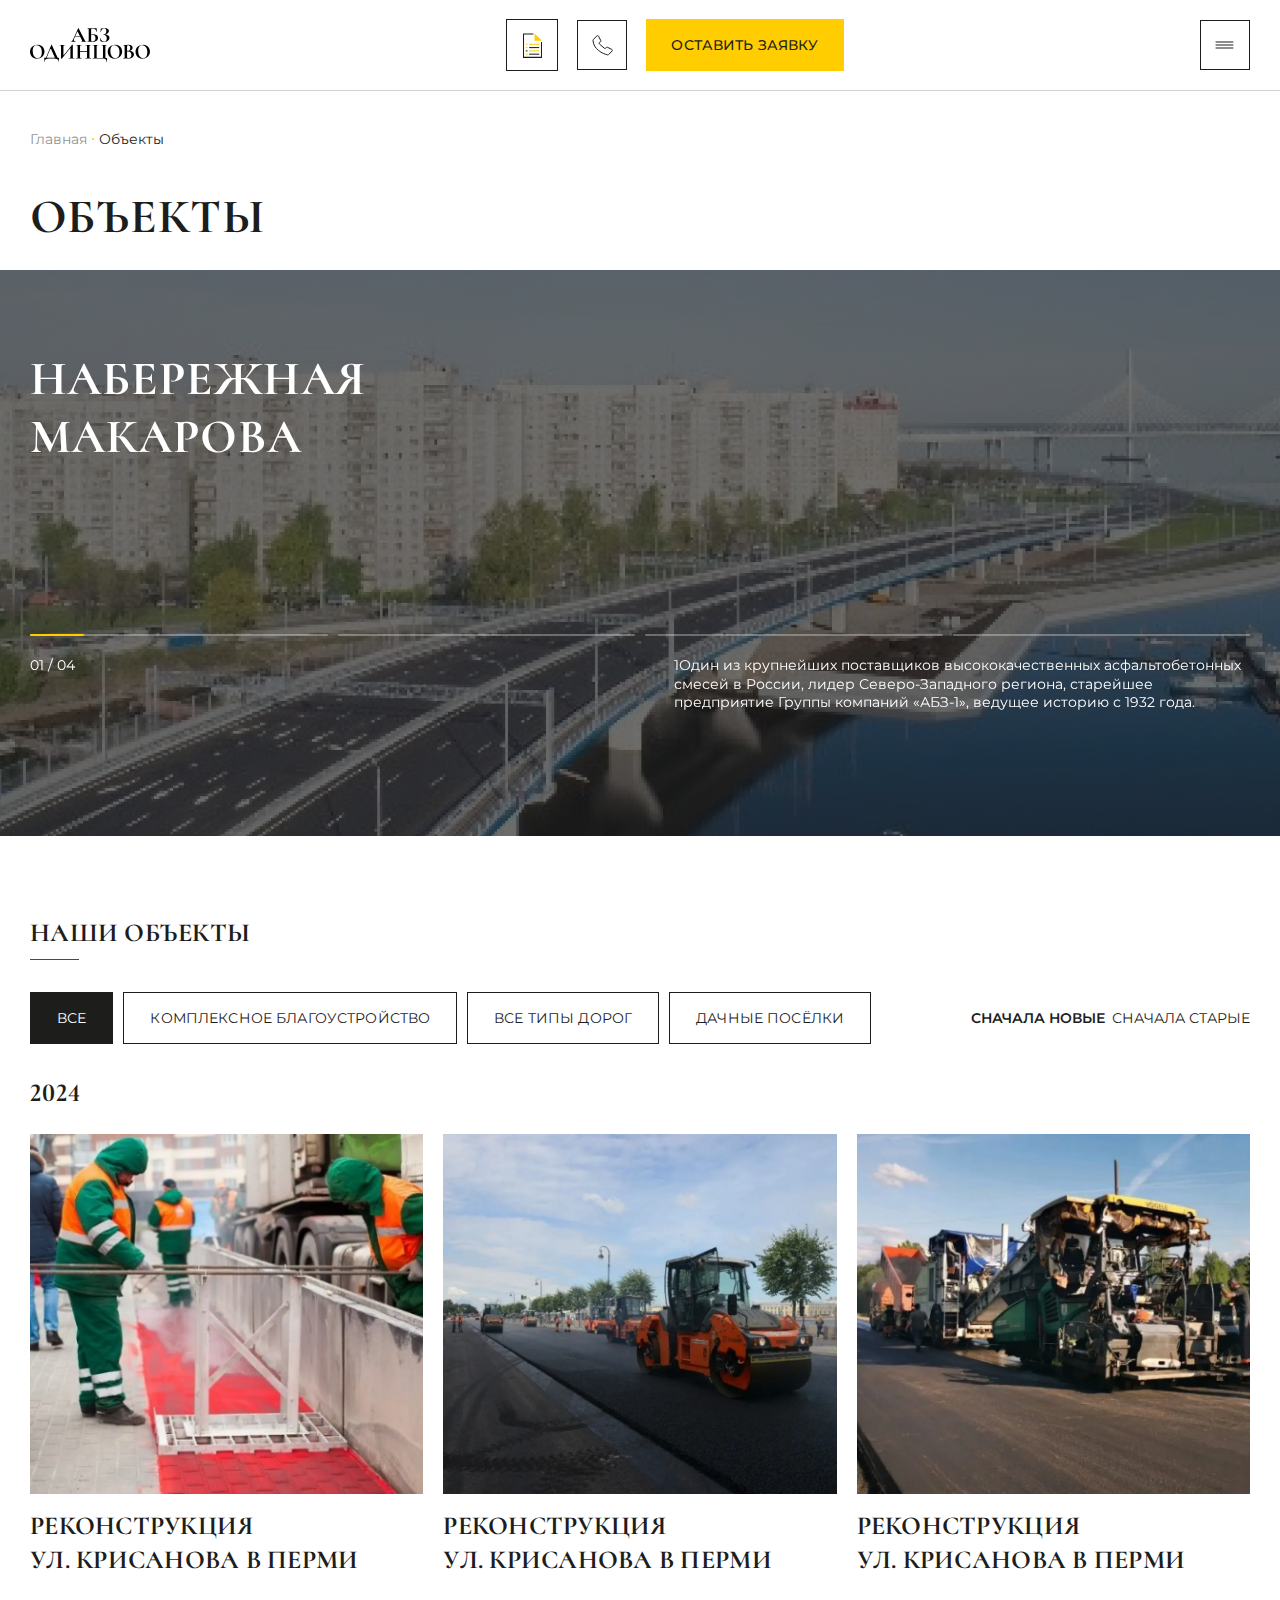
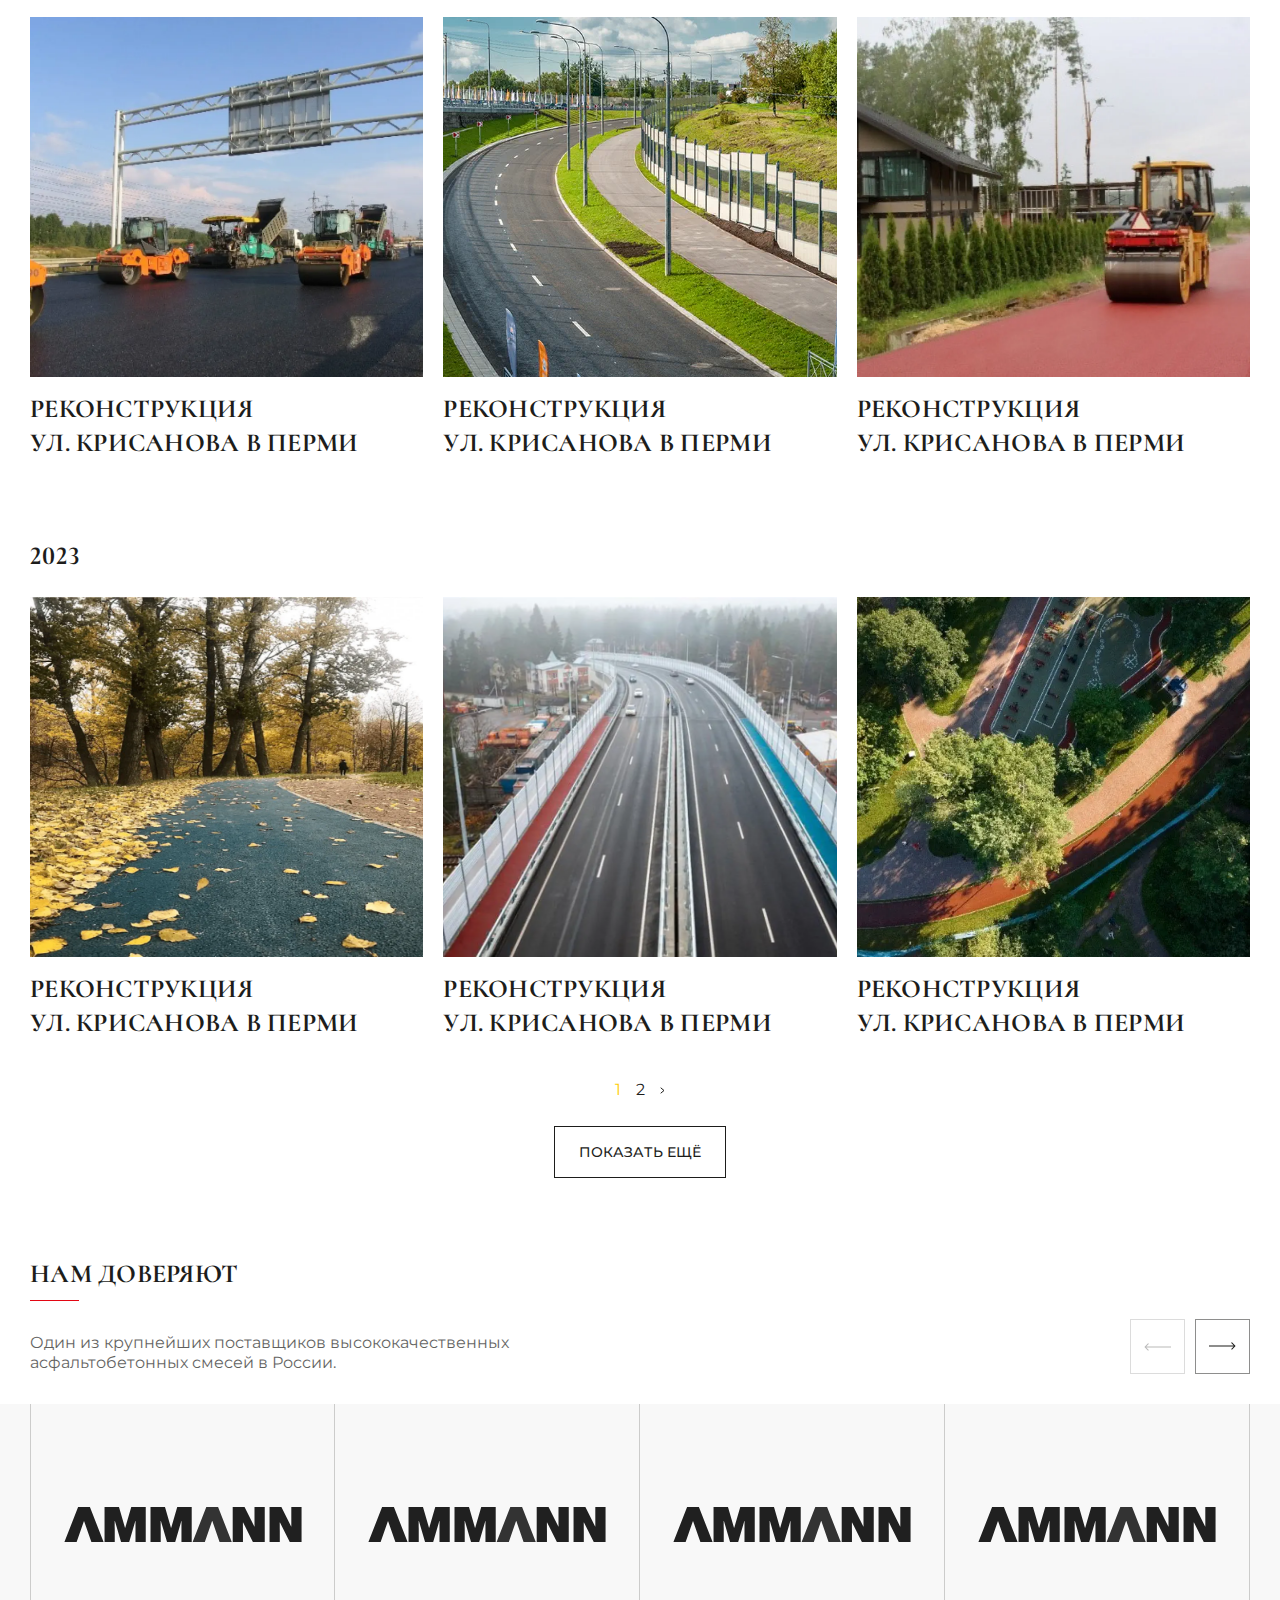
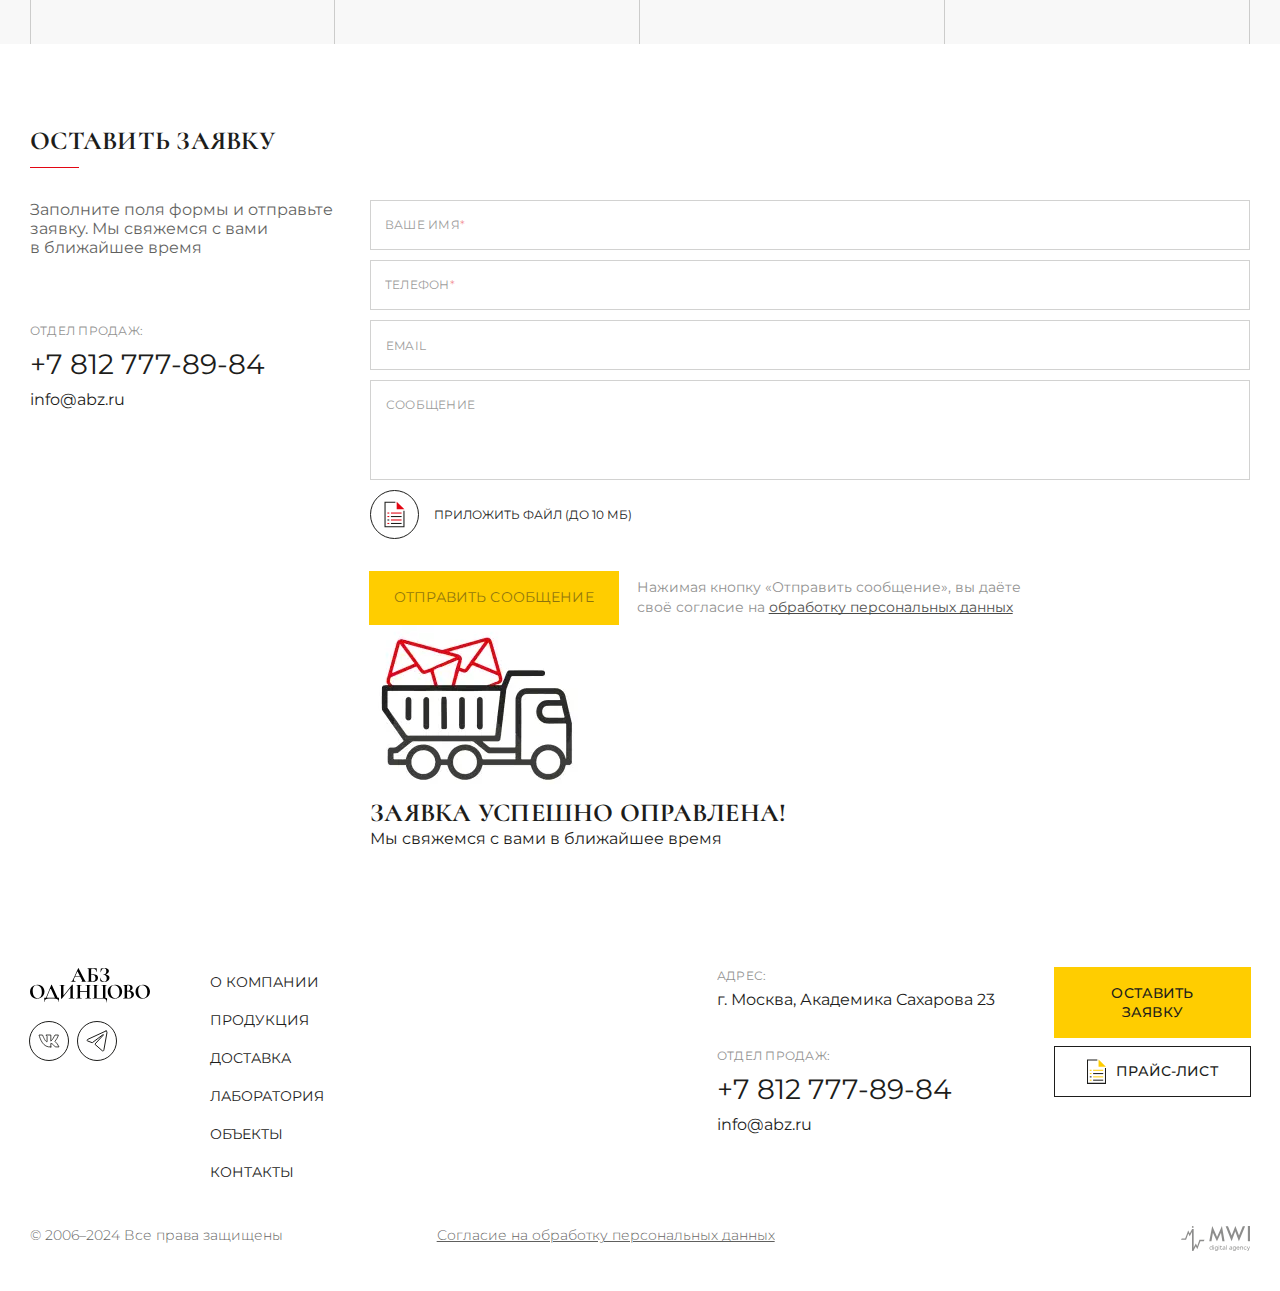
<file: objects.html>
<!DOCTYPE html>
<html lang="ru">
    <head>
        <meta charset="UTF-8">
        <meta http-equiv="X-UA-Compatible" content="IE=edge">
        <meta http-equiv="Cache-Control" content="no-cache">
        <meta name="viewport" content="user-scalable=no, width=device-width, height=device-height">
        <meta name="description" content="Один из крупнейших поставщиков высококачественных асфальтобетонных смесей в России.">
        <meta name="keywords" content="Ключевые слова">
        <title>АБЗ Одинцово</title>
        <meta name="robots" content="index, follow">
        <meta name="HandheldFriendly" content="True">
        <meta name="format-detection" content="telephone=no">
        <meta name="format-detection" content="date=no">
        <meta name="format-detection" content="address=no">
        <meta name="format-detection" content="email=no">
        <meta name="application-name" content="АБЗ Одинцово">
        <meta name="color-scheme" content="only light">
        <meta property="og:title" content="АБЗ Одинцово">
        <meta property="og:type" content="website">
        <meta property="og:description" content="Один из крупнейших поставщиков высококачественных асфальтобетонных смесей в России.">
        <meta property="og:image" content="images/opengraph.webp">
        <meta property="og:site_name" content="АБЗ Одинцово">
        <link rel="icon" href="images/favicon.png" type="image/png">
        <link rel="stylesheet" href="https://cdn.jsdelivr.net/npm/swiper@11/swiper-bundle.min.css">
        <link rel="stylesheet" href="css/common.css">
        <link rel="stylesheet" href="css/objects.css">
        <script defer src="https://cdn.jsdelivr.net/npm/swiper@11/swiper-bundle.min.js"></script>
        <script defer src="scripts/main.js"></script>
        <script defer src="scripts/phone.js"></script>
        <script defer src="scripts/modal.js"></script>
        <script defer src="scripts/tabs.js"></script>
        <script defer src="scripts/observer.js"></script>
        <script defer src="scripts/ajax.js" data-reload></script>
    </head>
    <body>
        <header>
            <div class="container">
                <div class="mobile_menu" onclick="headerMenu(this)">
                    <div class="menu_icon"><svg width="19" height="8" viewBox="0 0 19 8" fill="none" xmlns="http://www.w3.org/2000/svg">
<path d="M1 1H18" stroke="#1D1D1B" stroke-linecap="round"/>
<path d="M1 4H18" stroke="#1D1D1B" stroke-linecap="round"/>
<path d="M1 7H18" stroke="#1D1D1B" stroke-linecap="round"/>
</svg>

                    </div>
                    <div class="cross_icon"><svg width="11" height="11" viewBox="0 0 11 11" fill="none" xmlns="http://www.w3.org/2000/svg">
<path d="M10 1L1.16871 10" stroke="#1D1D1B" stroke-linecap="round"/>
<path d="M1 1L9.83129 10" stroke="#1D1D1B" stroke-linecap="round"/>
</svg>

                    </div>
                </div><a class="logotype" href="index.html"><svg width="150" height="44" viewBox="0 0 150 44" fill="none" xmlns="http://www.w3.org/2000/svg">
<path d="M93.0155 17.1153C93.9724 17.1153 94.6945 16.7091 95.182 15.8966C95.6875 15.0661 95.9403 14.0551 95.9403 12.8635C95.9403 11.4012 95.5521 10.2999 94.7758 9.55964C94.0175 8.80137 92.9342 8.42223 91.526 8.42223C91.4538 8.42223 91.4177 8.36807 91.4177 8.25975C91.4177 8.15142 91.4538 8.09726 91.526 8.09726C92.8259 8.09726 93.7918 7.75423 94.4237 7.06818C95.0737 6.38212 95.3986 5.41623 95.3986 4.1705C95.3986 2.92476 95.182 1.97692 94.7487 1.32698C94.3334 0.677029 93.7106 0.352055 92.8801 0.352055C92.2662 0.352055 91.6524 0.568704 91.0386 1.002C90.4247 1.41725 89.8831 1.99498 89.4137 2.7352C88.9443 3.47541 88.5922 4.3059 88.3575 5.22666C88.3395 5.28082 88.2853 5.29888 88.195 5.28082C88.1048 5.26277 88.0596 5.23569 88.0596 5.19958L88.4388 1.35406C88.4749 1.13741 88.511 0.992975 88.5471 0.920758C88.5832 0.848543 88.6825 0.785354 88.845 0.731191C90.2352 0.24373 91.6795 0 93.178 0C94.3695 0 95.3716 0.171514 96.184 0.514541C96.9964 0.839515 97.6012 1.28184 97.9984 1.84152C98.4137 2.38314 98.6213 2.97892 98.6213 3.62887C98.6213 4.44131 98.3324 5.19958 97.7547 5.90369C97.195 6.58974 96.4909 7.14942 95.6424 7.58272C94.7938 8.01602 93.9814 8.25975 93.2051 8.31391L93.5842 8.09726C94.6855 8.09726 95.6694 8.2778 96.536 8.63888C97.4207 8.98191 98.1067 9.4784 98.5942 10.1283C99.0997 10.7783 99.3525 11.5366 99.3525 12.4032C99.3525 13.3781 99.0365 14.2627 98.4046 15.0571C97.7727 15.8334 96.9242 16.4473 95.859 16.8986C94.7938 17.3319 93.6293 17.5486 92.3655 17.5486C91.5531 17.5486 90.7768 17.4583 90.0366 17.2778C89.2963 17.0972 88.7276 16.8445 88.3305 16.5195C88.168 16.4292 88.0687 16.357 88.0326 16.3028C87.9965 16.2306 87.9694 16.0952 87.9513 15.8966L87.6263 12.2407C87.6263 12.2046 87.6715 12.1775 87.7617 12.1594C87.8701 12.1414 87.9333 12.1594 87.9513 12.2136C88.0958 13.1344 88.4117 13.9739 88.8992 14.7321C89.4047 15.4724 90.0185 16.0591 90.7407 16.4924C91.4628 16.9077 92.2211 17.1153 93.0155 17.1153Z" fill="black"/>
<path d="M78.9088 17.3319C78.4213 17.3319 77.8346 17.3048 77.1485 17.2506C76.8777 17.2326 76.5437 17.2145 76.1465 17.1965C75.7674 17.1784 75.3431 17.1694 74.8737 17.1694L72.8968 17.1965C72.5357 17.2145 72.0482 17.2236 71.4344 17.2236C71.3802 17.2236 71.3531 17.1694 71.3531 17.0611C71.3531 16.9528 71.3802 16.8986 71.4344 16.8986C72.0121 16.8986 72.4274 16.8535 72.6801 16.7632C72.9509 16.6729 73.1315 16.5014 73.2217 16.2486C73.3301 15.9778 73.3842 15.5716 73.3842 15.03V2.49142C73.3842 1.9498 73.3391 1.55261 73.2488 1.29985C73.1586 1.0471 72.978 0.875581 72.7072 0.785311C72.4364 0.676986 72.0212 0.622824 71.4615 0.622824C71.4254 0.622824 71.4073 0.568662 71.4073 0.460338C71.4073 0.352014 71.4254 0.297852 71.4615 0.297852H82.8085C83.0612 0.297852 83.2147 0.333959 83.2689 0.406175C83.3411 0.478391 83.3772 0.667959 83.3772 0.974879L83.5938 5.09121C83.5938 5.14538 83.5487 5.17246 83.4584 5.17246C83.3681 5.17246 83.305 5.14538 83.2689 5.09121C82.998 3.70105 82.4925 2.66294 81.7523 1.97688C81.0301 1.27277 80.1274 0.920716 79.0442 0.920716H77.9068C77.3291 0.920716 76.9319 1.0471 76.7152 1.29985C76.5166 1.53456 76.4173 1.98591 76.4173 2.65391V15.03C76.4173 15.5716 76.5437 15.9778 76.7965 16.2486C77.0673 16.5195 77.5999 16.6549 78.3942 16.6549C79.5858 16.6549 80.4614 16.3479 81.0211 15.7341C81.5808 15.1022 81.8606 14.1814 81.8606 12.9718C81.8606 11.4192 81.4905 10.2727 80.7503 9.53252C80.0101 8.7923 78.972 8.42219 77.636 8.42219C76.9499 8.42219 76.1194 8.53954 75.1445 8.77425L74.982 8.15138C76.1555 7.82641 77.3561 7.66392 78.5838 7.66392C80.4434 7.66392 81.978 8.06111 83.1876 8.85549C84.4153 9.64987 85.0291 10.7963 85.0291 12.2948C85.0291 13.2336 84.7673 14.0912 84.2438 14.8675C83.7202 15.6258 82.989 16.2306 82.0502 16.6819C81.1114 17.1152 80.0642 17.3319 78.9088 17.3319Z" fill="black"/>
<path d="M55.9759 10.2638H63.7753L63.9648 11.0221H55.5697L55.9759 10.2638ZM70.356 16.8987C70.4463 16.8987 70.4914 16.9529 70.4914 17.0612C70.4914 17.1695 70.4463 17.2237 70.356 17.2237C69.9949 17.2237 69.4352 17.2056 68.677 17.1695C67.8826 17.1334 67.3139 17.1154 66.9709 17.1154C66.5195 17.1154 65.9688 17.1334 65.3189 17.1695C64.7051 17.2056 64.2176 17.2237 63.8565 17.2237C63.7843 17.2237 63.7482 17.1695 63.7482 17.0612C63.7482 16.9529 63.7843 16.8987 63.8565 16.8987C64.3259 16.8987 64.6599 16.8536 64.8585 16.7633C65.0752 16.655 65.1835 16.4744 65.1835 16.2217C65.1835 15.9148 65.003 15.4002 64.6419 14.6781L59.1444 3.81851L60.4714 1.48954L55.0822 13.3782C54.8475 13.9017 54.7302 14.3892 54.7302 14.8405C54.7302 15.4905 54.9559 15.996 55.4072 16.3571C55.8766 16.7182 56.4995 16.8987 57.2758 16.8987C57.3661 16.8987 57.4112 16.9529 57.4112 17.0612C57.4112 17.1695 57.3661 17.2237 57.2758 17.2237C56.9508 17.2237 56.4814 17.2056 55.8676 17.1695C55.1815 17.1334 54.5857 17.1154 54.0802 17.1154C53.5928 17.1154 53.006 17.1334 52.32 17.1695C51.7061 17.2056 51.2096 17.2237 50.8305 17.2237C50.7583 17.2237 50.7222 17.1695 50.7222 17.0612C50.7222 16.9529 50.7583 16.8987 50.8305 16.8987C51.336 16.8987 51.7603 16.7994 52.1033 16.6008C52.4463 16.3842 52.7894 16.0141 53.1324 15.4905C53.4754 14.9489 53.8816 14.1545 54.351 13.1073L60.2276 0.189642C60.2638 0.13548 60.345 0.108398 60.4714 0.108398C60.6158 0.108398 60.6971 0.13548 60.7151 0.189642L67.4854 13.5136C68.1173 14.7954 68.6409 15.6801 69.0561 16.1675C69.4713 16.655 69.9046 16.8987 70.356 16.8987Z" fill="black"/>
<path d="M140.495 38.3801C138.815 38.3801 137.317 37.992 135.999 37.2156C134.699 36.4213 133.688 35.3561 132.966 34.0201C132.262 32.666 131.91 31.1946 131.91 29.6058C131.91 27.7463 132.379 26.1575 133.318 24.8396C134.257 23.5035 135.457 22.5015 136.92 21.8335C138.4 21.1655 139.908 20.8315 141.442 20.8315C143.157 20.8315 144.665 21.2378 145.965 22.0502C147.265 22.8446 148.258 23.9007 148.944 25.2187C149.648 26.5366 150 27.9358 150 29.4163C150 31.0592 149.567 32.5667 148.7 33.9388C147.834 35.3109 146.669 36.3942 145.207 37.1886C143.762 37.9829 142.192 38.3801 140.495 38.3801ZM141.388 37.7031C142.399 37.7031 143.302 37.4142 144.096 36.8365C144.909 36.2407 145.541 35.3831 145.992 34.2638C146.443 33.1264 146.669 31.7723 146.669 30.2016C146.669 28.5406 146.416 27.0602 145.911 25.7603C145.405 24.4424 144.674 23.4133 143.717 22.6731C142.76 21.9328 141.641 21.5627 140.359 21.5627C138.716 21.5627 137.452 22.1856 136.568 23.4313C135.683 24.659 135.241 26.3832 135.241 28.6038C135.241 30.3551 135.503 31.9258 136.026 33.3159C136.568 34.6881 137.299 35.7623 138.22 36.5386C139.159 37.3149 140.215 37.7031 141.388 37.7031Z" fill="black"/>
<path d="M123.836 28.4957C125.046 28.4957 126.111 28.6942 127.031 29.0914C127.97 29.4886 128.692 30.0393 129.198 30.7434C129.703 31.4475 129.956 32.2509 129.956 33.1536C129.956 34.0924 129.685 34.941 129.144 35.6992C128.602 36.4575 127.853 37.0623 126.896 37.5137C125.939 37.947 124.874 38.1636 123.701 38.1636C123.195 38.1636 122.617 38.1365 121.967 38.0824C121.715 38.0643 121.399 38.0463 121.019 38.0282C120.658 38.0102 120.252 38.0011 119.801 38.0011L117.824 38.0282C117.463 38.0463 116.975 38.0553 116.362 38.0553C116.307 38.0553 116.28 38.0011 116.28 37.8928C116.28 37.7845 116.307 37.7303 116.362 37.7303C116.885 37.7303 117.282 37.6852 117.553 37.5949C117.824 37.4866 118.013 37.306 118.122 37.0533C118.248 36.7825 118.311 36.3853 118.311 35.8617V23.3232C118.311 22.5649 118.185 22.0684 117.932 21.8337C117.679 21.5809 117.165 21.4546 116.389 21.4546C116.352 21.4546 116.334 21.4004 116.334 21.2921C116.334 21.1837 116.352 21.1296 116.389 21.1296L117.824 21.1567C118.654 21.1928 119.313 21.2108 119.801 21.2108C120.306 21.2108 120.83 21.1837 121.372 21.1296C121.552 21.1115 121.823 21.0935 122.184 21.0754C122.545 21.0574 122.861 21.0483 123.132 21.0483C124.775 21.0483 126.048 21.3462 126.95 21.942C127.853 22.5378 128.304 23.4044 128.304 24.5418C128.304 25.5889 127.889 26.5187 127.059 27.3312C126.246 28.1255 125.073 28.6762 123.538 28.9831L123.836 28.4957ZM122.726 21.6441C122.202 21.6441 121.841 21.7705 121.642 22.0233C121.444 22.258 121.344 22.7093 121.344 23.3773V28.6852L120.342 28.4957C121.137 28.5318 121.832 28.5498 122.428 28.5498C123.367 28.5498 124.089 28.1978 124.594 27.4937C125.1 26.7895 125.352 25.8868 125.352 24.7855C125.352 23.7565 125.127 22.9801 124.675 22.4566C124.224 21.9149 123.574 21.6441 122.726 21.6441ZM123.24 37.4866C125.605 37.4866 126.788 36.2589 126.788 33.8036C126.788 32.4134 126.454 31.3121 125.786 30.4997C125.118 29.6872 124.107 29.281 122.753 29.281C121.868 29.281 121.101 29.3352 120.451 29.4435L121.344 29.1185V35.8617C121.344 36.4575 121.462 36.8818 121.697 37.1345C121.931 37.3692 122.446 37.4866 123.24 37.4866Z" fill="black"/>
<path d="M105.724 38.3801C104.045 38.3801 102.546 37.992 101.228 37.2156C99.9285 36.4213 98.9175 35.3561 98.1953 34.0201C97.4912 32.666 97.1392 31.1946 97.1392 29.6058C97.1392 27.7463 97.6086 26.1575 98.5474 24.8396C99.4862 23.5035 100.687 22.5015 102.149 21.8335C103.63 21.1655 105.137 20.8315 106.672 20.8315C108.387 20.8315 109.894 21.2378 111.194 22.0502C112.494 22.8446 113.487 23.9007 114.173 25.2187C114.877 26.5366 115.229 27.9358 115.229 29.4163C115.229 31.0592 114.796 32.5667 113.929 33.9388C113.063 35.3109 111.898 36.3942 110.436 37.1886C108.992 37.9829 107.421 38.3801 105.724 38.3801ZM106.618 37.7031C107.629 37.7031 108.531 37.4142 109.326 36.8365C110.138 36.2407 110.77 35.3831 111.221 34.2638C111.673 33.1264 111.898 31.7723 111.898 30.2016C111.898 28.5406 111.646 27.0602 111.14 25.7603C110.635 24.4424 109.903 23.4133 108.947 22.6731C107.99 21.9328 106.87 21.5627 105.588 21.5627C103.946 21.5627 102.682 22.1856 101.797 23.4313C100.912 24.659 100.47 26.3832 100.47 28.6038C100.47 30.3551 100.732 31.9258 101.255 33.3159C101.797 34.6881 102.528 35.7623 103.449 36.5386C104.388 37.3149 105.444 37.7031 106.618 37.7031Z" fill="black"/>
<path d="M95.9715 43.1195C95.9715 41.4766 95.5743 40.2218 94.7799 39.3552C93.9855 38.4886 92.8391 38.0553 91.3406 38.0553H78.1792C78.1431 38.0553 78.125 38.0012 78.125 37.8929C78.125 37.7845 78.1431 37.7304 78.1792 37.7304C78.8111 37.7304 79.2714 37.6852 79.5603 37.595C79.8492 37.5047 80.0478 37.3332 80.1561 37.0804C80.2644 36.8096 80.3186 36.4034 80.3186 35.8618V23.3232C80.3186 22.7816 80.2644 22.3844 80.1561 22.1316C80.0478 21.8789 79.8492 21.7074 79.5603 21.6171C79.2714 21.5088 78.8111 21.4546 78.1792 21.4546C78.1431 21.4546 78.125 21.4004 78.125 21.2921C78.125 21.1838 78.1431 21.1296 78.1792 21.1296L79.6415 21.1567C80.472 21.1928 81.14 21.2109 81.6455 21.2109C82.2594 21.2109 83.0357 21.1928 83.9745 21.1567L85.5723 21.1296C85.6084 21.1296 85.6265 21.1838 85.6265 21.2921C85.6265 21.4004 85.6084 21.4546 85.5723 21.4546C84.9043 21.4546 84.4168 21.5088 84.1099 21.6171C83.803 21.7074 83.5954 21.8789 83.4871 22.1316C83.3787 22.3844 83.3246 22.7816 83.3246 23.3232V35.8076C83.3246 36.4215 83.3426 36.8277 83.3787 37.0263C83.4329 37.2249 83.5412 37.3512 83.7037 37.4054C83.8662 37.4596 84.1912 37.4866 84.6786 37.4866H89.7428C90.2844 37.4866 90.6455 37.4596 90.8261 37.4054C91.0066 37.3512 91.1149 37.2249 91.151 37.0263C91.2052 36.8277 91.2323 36.4215 91.2323 35.8076V23.3232C91.2323 22.7816 91.1781 22.3844 91.0698 22.1316C90.9615 21.8789 90.7538 21.7074 90.4469 21.6171C90.14 21.5088 89.6525 21.4546 88.9845 21.4546C88.9484 21.4546 88.9304 21.4004 88.9304 21.2921C88.9304 21.1838 88.9484 21.1296 88.9845 21.1296L90.5823 21.1567C91.5211 21.1928 92.2975 21.2109 92.9113 21.2109C93.4168 21.2109 94.0848 21.1928 94.9153 21.1567L96.3777 21.1296C96.4138 21.1296 96.4318 21.1838 96.4318 21.2921C96.4318 21.4004 96.4138 21.4546 96.3777 21.4546C95.7458 21.4546 95.2854 21.5088 94.9965 21.6171C94.7077 21.7074 94.5091 21.8789 94.4008 22.1316C94.2924 22.3844 94.2383 22.7816 94.2383 23.3232V35.8618C94.2383 36.5298 94.2654 36.9811 94.3195 37.2158C94.3917 37.4325 94.5271 37.5769 94.7257 37.6491C94.9424 37.7033 95.3667 37.7304 95.9986 37.7304C96.143 37.7304 96.2333 37.7484 96.2694 37.7845C96.3235 37.8206 96.3506 37.9109 96.3506 38.0553C96.3506 38.4706 96.3416 38.8136 96.3235 39.0844C96.2874 40.0955 96.2694 41.4405 96.2694 43.1195C96.2694 43.2098 96.2152 43.2549 96.1069 43.2549C96.0166 43.2549 95.9715 43.2098 95.9715 43.1195Z" fill="black"/>
<path d="M71.2969 23.3774C71.2969 22.8357 71.2427 22.4386 71.1344 22.1858C71.0261 21.915 70.8184 21.7254 70.5115 21.6171C70.2046 21.5088 69.7171 21.4546 69.0491 21.4546C68.995 21.4546 68.9679 21.4004 68.9679 21.2921C68.9679 21.1838 68.995 21.1296 69.0491 21.1296L70.3761 21.1567C71.2788 21.1928 72.0913 21.2109 72.8134 21.2109C73.3009 21.2109 73.996 21.1928 74.8987 21.1567L76.4152 21.1296C76.4694 21.1296 76.4965 21.1838 76.4965 21.2921C76.4965 21.4004 76.4694 21.4546 76.4152 21.4546C75.8014 21.4546 75.341 21.5088 75.0341 21.6171C74.7452 21.7074 74.5466 21.8789 74.4383 22.1316C74.348 22.3844 74.3029 22.7816 74.3029 23.3232V35.8618C74.3029 36.4034 74.348 36.8096 74.4383 37.0804C74.5466 37.3332 74.7452 37.5047 75.0341 37.595C75.3229 37.6852 75.7833 37.7304 76.4152 37.7304C76.4694 37.7304 76.4965 37.7845 76.4965 37.8929C76.4965 38.0012 76.4694 38.0553 76.4152 38.0553C75.7833 38.0553 75.2778 38.0463 74.8987 38.0283L72.8134 38.0012L70.3761 38.0283C70.0511 38.0463 69.6088 38.0553 69.0491 38.0553C68.995 38.0553 68.9679 38.0012 68.9679 37.8929C68.9679 37.7845 68.995 37.7304 69.0491 37.7304C69.7171 37.7304 70.2046 37.6852 70.5115 37.595C70.8184 37.5047 71.0261 37.3332 71.1344 37.0804C71.2427 36.8277 71.2969 36.4215 71.2969 35.8618V23.3774ZM60.9519 28.8748H72.678V29.6331H60.9519V28.8748ZM59.5437 23.3232C59.5437 22.7816 59.4895 22.3844 59.3812 22.1316C59.2729 21.8789 59.0743 21.7074 58.7854 21.6171C58.5146 21.5088 58.0723 21.4546 57.4584 21.4546C57.4043 21.4546 57.3772 21.4004 57.3772 21.2921C57.3772 21.1838 57.4043 21.1296 57.4584 21.1296L58.9208 21.1567C59.7513 21.1928 60.4193 21.2109 60.9248 21.2109C61.6109 21.2109 62.4052 21.1928 63.3079 21.1567L64.7974 21.1296C64.8335 21.1296 64.8516 21.1838 64.8516 21.2921C64.8516 21.4004 64.8335 21.4546 64.7974 21.4546C64.1475 21.4546 63.669 21.5088 63.3621 21.6171C63.0552 21.7254 62.8385 21.915 62.7122 22.1858C62.6038 22.4386 62.5497 22.8357 62.5497 23.3774V35.8618C62.5497 36.4034 62.6038 36.8096 62.7122 37.0804C62.8205 37.3332 63.0281 37.5047 63.335 37.595C63.6419 37.6852 64.1294 37.7304 64.7974 37.7304C64.8335 37.7304 64.8516 37.7845 64.8516 37.8929C64.8516 38.0012 64.8335 38.0553 64.7974 38.0553C64.1655 38.0553 63.66 38.0463 63.2809 38.0283L60.9248 38.0012L58.8937 38.0283C58.5326 38.0463 58.0361 38.0553 57.4043 38.0553C57.3681 38.0553 57.3501 38.0012 57.3501 37.8929C57.3501 37.7845 57.3681 37.7304 57.4043 37.7304C58.0361 37.7304 58.4965 37.6852 58.7854 37.595C59.0743 37.5047 59.2729 37.3332 59.3812 37.0804C59.4895 36.8096 59.5437 36.4034 59.5437 35.8618V23.3232Z" fill="black"/>
<path d="M52.608 20.9399C52.6621 20.8857 52.7975 20.8586 53.0142 20.8586C53.1406 20.8586 53.2579 20.8767 53.3662 20.9128C53.4746 20.9489 53.5287 20.994 53.5287 21.0482V35.8616C53.5287 36.4032 53.5829 36.8094 53.6912 37.0802C53.7995 37.333 53.9981 37.5045 54.287 37.5948C54.5759 37.6851 55.0272 37.7302 55.641 37.7302C55.6952 37.7302 55.7223 37.7844 55.7223 37.8927C55.7223 38.001 55.6952 38.0552 55.641 38.0552C55.0092 38.0552 54.5036 38.0461 54.1245 38.0281L52.0393 38.001L49.602 38.0281C49.277 38.0461 48.8347 38.0552 48.275 38.0552C48.2208 38.0552 48.1937 38.001 48.1937 37.8927C48.1937 37.7844 48.2208 37.7302 48.275 37.7302C48.943 37.7302 49.4304 37.6851 49.7374 37.5948C50.0443 37.5045 50.2519 37.333 50.3602 37.0802C50.4685 36.8275 50.5227 36.4213 50.5227 35.8616V23.9188L51.4164 23.6751L39.6903 38.3531C39.6361 38.4072 39.5007 38.4343 39.284 38.4343C38.941 38.4343 38.7695 38.3711 38.7695 38.2447V23.323C38.7695 22.7814 38.7153 22.3842 38.607 22.1315C38.4987 21.8787 38.3001 21.7072 38.0112 21.6169C37.7224 21.5086 37.271 21.4544 36.6572 21.4544C36.603 21.4544 36.5759 21.4003 36.5759 21.2919C36.5759 21.1836 36.603 21.1295 36.6572 21.1295L38.1737 21.1565C39.0764 21.1926 39.7715 21.2107 40.259 21.2107C40.9811 21.2107 41.7936 21.1926 42.6963 21.1565L44.0232 21.1295C44.0774 21.1295 44.1045 21.1836 44.1045 21.2919C44.1045 21.4003 44.0774 21.4544 44.0232 21.4544C43.3552 21.4544 42.8678 21.5086 42.5609 21.6169C42.2539 21.7072 42.0463 21.8787 41.938 22.1315C41.8297 22.3842 41.7755 22.7814 41.7755 23.323V35.3741L40.8818 35.6179L52.608 20.9399Z" fill="black"/>
<path d="M26.644 21.0212C26.6801 20.967 26.7703 20.9399 26.9148 20.9399C27.0592 20.9399 27.1405 20.967 27.1585 21.0212L34.9579 38.0552H31.5998L25.5066 24.7313L26.9148 22.3211L20.4424 38.0552H19.5758L26.644 21.0212ZM18.0322 42.4965C18.0322 40.98 17.969 39.6981 17.8426 38.651C17.7884 38.308 17.7614 37.974 17.7614 37.649C17.7614 37.5046 17.7704 37.4143 17.7884 37.3782C17.8245 37.3421 17.9058 37.324 18.0322 37.324H35.9599C36.1224 37.324 36.2126 37.3421 36.2307 37.3782C36.2668 37.3962 36.2849 37.4865 36.2849 37.649C36.2849 37.7212 36.2668 37.974 36.2307 38.4073C36.0863 39.6169 36.014 40.98 36.014 42.4965C36.014 42.5868 35.9599 42.6319 35.8516 42.6319C35.7613 42.6319 35.7161 42.5868 35.7161 42.4965C35.7161 41.0522 35.1926 39.9509 34.1454 39.1926C33.1164 38.4344 31.6269 38.0552 29.6771 38.0552H23.665C21.9499 38.0552 20.632 38.4344 19.7112 39.1926C18.8085 39.9509 18.3571 41.0522 18.3571 42.4965C18.3571 42.5868 18.303 42.6319 18.1947 42.6319C18.0863 42.6319 18.0322 42.5868 18.0322 42.4965Z" fill="black"/>
<path d="M8.58472 38.3801C6.90569 38.3801 5.4072 37.992 4.08925 37.2156C2.78936 36.4213 1.77833 35.3561 1.05616 34.0201C0.352055 32.666 0 31.1946 0 29.6058C0 27.7463 0.469406 26.1575 1.40822 24.8396C2.34703 23.5035 3.54763 22.5015 5.01001 21.8335C6.49045 21.1655 7.99796 20.8315 9.53256 20.8315C11.2477 20.8315 12.7552 21.2378 14.0551 22.0502C15.355 22.8446 16.348 23.9007 17.034 25.2187C17.7381 26.5366 18.0902 27.9358 18.0902 29.4163C18.0902 31.0592 17.6569 32.5667 16.7903 33.9388C15.9237 35.3109 14.7592 36.3942 13.2968 37.1886C11.8525 37.9829 10.2818 38.3801 8.58472 38.3801ZM9.4784 37.7031C10.4894 37.7031 11.3921 37.4142 12.1865 36.8365C12.9989 36.2407 13.6308 35.3831 14.0822 34.2638C14.5335 33.1264 14.7592 31.7723 14.7592 30.2016C14.7592 28.5406 14.5065 27.0602 14.0009 25.7603C13.4954 24.4424 12.7642 23.4133 11.8074 22.6731C10.8505 21.9328 9.73116 21.5627 8.44932 21.5627C6.80639 21.5627 5.54261 22.1856 4.65796 23.4313C3.7733 24.659 3.33098 26.3832 3.33098 28.6038C3.33098 30.3551 3.59276 31.9258 4.11633 33.3159C4.65796 34.6881 5.38915 35.7623 6.3099 36.5386C7.24872 37.3149 8.30488 37.7031 9.4784 37.7031Z" fill="black"/>
</svg>
</a>
                <menu>
                    <li><a href="about.html">О компании</a></li>
                    <li><a href="catalog.html">Продукция</a></li>
                    <li><a href="delivery.html">Доставка</a></li>
                    <li><a href="laboratory.html">Лаборатория</a></li>
                    <li><a href="objects.html">Объекты</a></li>
                    <li><a href="contacts.html">Контакты</a></li>
                </menu>
                <div class="contact">
                    <div class="price"><img class="black" src="images/pricelist.svg" alt=""><img class="white" src="images/pricelist_white.svg" alt=""><span>Прайс-лист</span></div><a class="phone" href="tel:+7 812 777-89-84"><svg width="21" height="21" viewBox="0 0 21 21" fill="none" xmlns="http://www.w3.org/2000/svg">
<path d="M4.93446 0.936737L1.30292 4.4674C1.10926 4.65568 0.998191 4.91792 1.00663 5.18789C1.28902 14.2233 10.5257 18.6471 15.6505 19.88C15.9823 19.9598 16.3281 19.8524 16.5668 19.6086L20.0448 16.0552C20.5178 15.572 20.3848 14.7684 19.7814 14.4633L15.5143 12.306C15.1333 12.1134 14.6721 12.1839 14.366 12.4815L13.6578 13.17C13.2857 13.5318 12.6987 13.5487 12.3063 13.2091L7.40113 8.96362C6.87213 8.50576 6.96475 7.66013 7.58033 7.32764L8.37832 6.89663C8.85904 6.63699 9.04238 6.03958 8.79007 5.55497L6.51852 1.19194C6.20921 0.597837 5.4147 0.469837 4.93446 0.936737Z" stroke="#000000"/>
</svg>
<span>+7 812 777-89-84</span></a>
                    <button class="yellow" data-modal-target="proposal"><span>Оставить заявку</span></button>
                </div>
            </div>
        </header>
        <section class="menu">
            <div class="mobile_wrap">
                <menu>
                    <li><a href="about.html">О компании</a></li>
                    <li><a href="catalog.html">Продукция</a></li>
                    <li><a href="delivery.html">Доставка</a></li>
                    <li><a href="laboratory.html">Лаборатория</a></li>
                    <li><a href="objects.html">Объекты</a></li>
                    <li><a href="contacts.html">Контакты</a></li>
                </menu><a class="phone" href="tel:+7 812 777-89-84"><svg width="21" height="21" viewBox="0 0 21 21" fill="none" xmlns="http://www.w3.org/2000/svg">
<path d="M4.93446 0.936737L1.30292 4.4674C1.10926 4.65568 0.998191 4.91792 1.00663 5.18789C1.28902 14.2233 10.5257 18.6471 15.6505 19.88C15.9823 19.9598 16.3281 19.8524 16.5668 19.6086L20.0448 16.0552C20.5178 15.572 20.3848 14.7684 19.7814 14.4633L15.5143 12.306C15.1333 12.1134 14.6721 12.1839 14.366 12.4815L13.6578 13.17C13.2857 13.5318 12.6987 13.5487 12.3063 13.2091L7.40113 8.96362C6.87213 8.50576 6.96475 7.66013 7.58033 7.32764L8.37832 6.89663C8.85904 6.63699 9.04238 6.03958 8.79007 5.55497L6.51852 1.19194C6.20921 0.597837 5.4147 0.469837 4.93446 0.936737Z" stroke="#000000"/>
</svg>
<span>+7 812 777-89-84</span></a>
                <button class="yellow" data-modal-target="proposal"><span>Оставить заявку</span></button>
                <div class="price"><img src="images/pricelist.svg" alt=""><span>Прайс-лист</span></div>
            </div>
        </section>
        <main>
            <section class="main">
                <div class="container">
                    <div class="breadcrumbs"><a href="index.html">Главная</a>
                        <div class="dot"></div><span>Объекты</span>
                    </div>
                    <h1>Объекты</h1>
                    <div class="swiper texts">
                        <div class="swiper-wrapper">
                            <div class="swiper-slide">
                                <h1>Набережная <br>Макарова</h1><span>1Один из крупнейших поставщиков высококачественных асфальтобетонных смесей в России, лидер Северо-Западного региона, старейшее предприятие Группы компаний «АБЗ-1», ведущее историю с 1932 года.</span>
                            </div>
                            <div class="swiper-slide">
                                <h1>Набережная <br>Макарова</h1><span>2Один из крупнейших поставщиков высококачественных асфальтобетонных смесей в России, лидер Северо-Западного региона, старейшее предприятие Группы компаний «АБЗ-1», ведущее историю с 1932 года.</span>
                            </div>
                            <div class="swiper-slide">
                                <h1>Набережная <br>Макарова</h1><span>3Один из крупнейших поставщиков высококачественных асфальтобетонных смесей в России, лидер Северо-Западного региона, старейшее предприятие Группы компаний «АБЗ-1», ведущее историю с 1932 года.</span>
                            </div>
                            <div class="swiper-slide">
                                <h1>Набережная <br>Макарова</h1><span>4Один из крупнейших поставщиков высококачественных асфальтобетонных смесей в России, лидер Северо-Западного региона, старейшее предприятие Группы компаний «АБЗ-1», ведущее историю с 1932 года.</span>
                            </div>
                        </div>
                    </div>
                    <div class="swiper-counter"></div>
                    <div class="swiper-pagination"></div>
                </div>
                <div class="swiper images">
                    <div class="swiper-wrapper">
                        <div class="swiper-slide"><img src="images/webp/23.webp" alt=""></div>
                        <div class="swiper-slide"><img src="images/webp/23.webp" alt=""></div>
                        <div class="swiper-slide"><img src="images/webp/23.webp" alt=""></div>
                        <div class="swiper-slide"><img src="images/webp/23.webp" alt=""></div>
                    </div>
                </div>
            </section>
            <section class="objects">
                <div class="container">
                    <h2 class="underline">Наши объекты</h2>
                    <div class="filter">
                        <div class="tags">
                            <div class="overflow">
                                <div class="tag opened">Все</div>
                                <div class="tag">Комплексное благоустройство</div>
                                <div class="tag">Все типы дорог</div>
                                <div class="tag">Дачные посёлки</div>
                            </div>
                        </div>
                        <div class="sort"><a class="active" href="?sort=asc">Сначала новые</a><a href="?sort=desc">Сначала старые</a></div>
                    </div>
                    <div class="years">
                        <div class="year">
                            <h2>2024</h2>
                            <div class="list">
                                            <div class="object" data-modal-target="object"><img src="images/webp/24.webp" alt="Реконструкция ул. Крисанова в Перми">
                                                <h2>Реконструкция ул. Крисанова в Перми</h2>
                                            </div>
                                            <div class="object" data-modal-target="object"><img src="images/webp/25.webp" alt="Реконструкция ул. Крисанова в Перми">
                                                <h2>Реконструкция ул. Крисанова в Перми</h2>
                                            </div>
                                            <div class="object" data-modal-target="object"><img src="images/webp/26.webp" alt="Реконструкция ул. Крисанова в Перми">
                                                <h2>Реконструкция ул. Крисанова в Перми</h2>
                                            </div>
                                            <div class="object" data-modal-target="object"><img src="images/webp/27.webp" alt="Реконструкция ул. Крисанова в Перми">
                                                <h2>Реконструкция ул. Крисанова в Перми</h2>
                                            </div>
                                            <div class="object" data-modal-target="object"><img src="images/webp/21.webp" alt="Реконструкция ул. Крисанова в Перми">
                                                <h2>Реконструкция ул. Крисанова в Перми</h2>
                                            </div>
                                            <div class="object" data-modal-target="object"><img src="images/webp/28.webp" alt="Реконструкция ул. Крисанова в Перми">
                                                <h2>Реконструкция ул. Крисанова в Перми</h2>
                                            </div>
                            </div>
                        </div>
                        <div class="year">
                            <h2>2023</h2>
                            <div class="list">
                                            <div class="object" data-modal-target="object"><img src="images/webp/29.webp" alt="Реконструкция ул. Крисанова в Перми">
                                                <h2>Реконструкция ул. Крисанова в Перми</h2>
                                            </div>
                                            <div class="object" data-modal-target="object"><img src="images/webp/30.webp" alt="Реконструкция ул. Крисанова в Перми">
                                                <h2>Реконструкция ул. Крисанова в Перми</h2>
                                            </div>
                                            <div class="object" data-modal-target="object"><img src="images/webp/31.webp" alt="Реконструкция ул. Крисанова в Перми">
                                                <h2>Реконструкция ул. Крисанова в Перми</h2>
                                            </div>
                            </div>
                        </div>
                    </div>
                    <div class="pagination">
                        <div class="pages"><a class="active" href="?page=1">1</a><a href="?page=2">2</a><a class="arrow" href="?page=2"><svg width="5" height="7" viewBox="0 0 5 7" fill="none" xmlns="http://www.w3.org/2000/svg">
<path d="M1 6.00024L4 3.50024L1 1.00024" stroke="#1D1D1B" stroke-linecap="round"/>
</svg>
</a></div>
                        <button class="border">Показать ещё</button>
                    </div>
                </div>
            </section>
            <section class="clients">
                <div class="container">
                    <div class="text">
                        <h2 class="underline">нам доверяют</h2>
                        <p>Один из крупнейших поставщиков высококачественных асфальтобетонных смесей в России.</p>
                    </div>
                    <div class="swiper-navigation">
                        <div class="arrow"><svg width="27" height="8" viewBox="0 0 27 8" fill="none" xmlns="http://www.w3.org/2000/svg">
<path d="M0.646446 4.35355C0.451185 4.15829 0.451185 3.84171 0.646446 3.64645L3.82843 0.464466C4.02369 0.269204 4.34027 0.269204 4.53553 0.464466C4.7308 0.659728 4.7308 0.976311 4.53553 1.17157L1.70711 4L4.53553 6.82843C4.7308 7.02369 4.7308 7.34027 4.53553 7.53553C4.34027 7.7308 4.02369 7.7308 3.82843 7.53553L0.646446 4.35355ZM27 4.5H1V3.5H27V4.5Z" fill="#1D1D1B"/>
</svg>

                        </div>
                        <div class="arrow"><svg width="27" height="8" viewBox="0 0 27 8" fill="none" xmlns="http://www.w3.org/2000/svg">
<path d="M0.646446 4.35355C0.451185 4.15829 0.451185 3.84171 0.646446 3.64645L3.82843 0.464466C4.02369 0.269204 4.34027 0.269204 4.53553 0.464466C4.7308 0.659728 4.7308 0.976311 4.53553 1.17157L1.70711 4L4.53553 6.82843C4.7308 7.02369 4.7308 7.34027 4.53553 7.53553C4.34027 7.7308 4.02369 7.7308 3.82843 7.53553L0.646446 4.35355ZM27 4.5H1V3.5H27V4.5Z" fill="#1D1D1B"/>
</svg>

                        </div>
                    </div>
                </div>
                <div class="slider">
                    <div class="swiper">
                        <div class="swiper-wrapper">
                            <div class="swiper-slide"><img src="images/client.svg" alt=""></div>
                            <div class="swiper-slide"><img src="images/client.svg" alt=""></div>
                            <div class="swiper-slide"><img src="images/client.svg" alt=""></div>
                            <div class="swiper-slide"><img src="images/client.svg" alt=""></div>
                            <div class="swiper-slide"><img src="images/client.svg" alt=""></div>
                            <div class="swiper-slide"><img src="images/client.svg" alt=""></div>
                            <div class="swiper-slide"><img src="images/client.svg" alt=""></div>
                            <div class="swiper-slide"><img src="images/client.svg" alt=""></div>
                            <div class="swiper-slide"><img src="images/client.svg" alt=""></div>
                            <div class="swiper-slide"><img src="images/client.svg" alt=""></div>
                            <div class="swiper-slide"><img src="images/client.svg" alt=""></div>
                            <div class="swiper-slide"><img src="images/client.svg" alt=""></div>
                            <div class="swiper-slide"><img src="images/client.svg" alt=""></div>
                            <div class="swiper-slide"><img src="images/client.svg" alt=""></div>
                            <div class="swiper-slide"><img src="images/client.svg" alt=""></div>
                            <div class="swiper-slide"><img src="images/client.svg" alt=""></div>
                            <div class="swiper-slide"><img src="images/client.svg" alt=""></div>
                            <div class="swiper-slide"><img src="images/client.svg" alt=""></div>
                        </div>
                    </div>
                </div>
            </section>
            <section class="callback">
                <div class="container">
                    <h2 class="underline">Оставить заявку</h2>
                    <div class="text">
                        <p>Заполните поля формы и отправьте заявку. Мы свяжемся с вами в ближайшее время</p>
                        <div class="phone"><span>Отдел продаж:</span><a class="tel" href="tel:+7 812 777-89-84">+7 812 777-89-84</a><a class="mail" href="mailto: info@abz.ru">info@abz.ru</a></div>
                    </div>
                    <div class="form" onsubmit="event.preventDefault(); this.closest('section.callback').classList.add('success')">
                        <form action="index.html">
                            <label class="text">
                                <input type="text" name="name" required><span>Ваше Имя</span>
                            </label>
                            <label class="text">
                                <input type="tel" name="phone" required><span>Телефон</span>
                            </label>
                            <input type="mail" name="email" placeholder="Email">
                            <textarea name="message" placeholder="Сообщение"></textarea>
                            <label class="upload"><img class="upload" src="images/upload.svg" alt="">
                                <input type="file" name="" onchange="upload(this)"><span class="name"></span><span class="default">Приложить файл (до 10 Мб)</span><img class="cross" src="images/cross.svg" alt="" onclick="resetUpload(event, this)">
                            </label>
                            <div class="submit">
                                <button class="yellow"><span>отправить сообщение</span></button>
                                <div><span>Нажимая кнопку «Отправить сообщение», вы даёте своё согласие на </span><a href="personal.html">обработку персональных данных</a></div>
                            </div>
                        </form>
                        <div class="success"><img src="images/success.webp" alt="">
                            <h2>Заявка успешно оправлена!</h2><span>Мы свяжемся с вами в ближайшее время</span>
                        </div>
                    </div>
                </div>
            </section>
        </main>
        <footer class="animate">
            <div class="container top"><a class="logotype" href="index.html"><svg width="150" height="44" viewBox="0 0 150 44" fill="none" xmlns="http://www.w3.org/2000/svg">
<path d="M93.0155 17.1153C93.9724 17.1153 94.6945 16.7091 95.182 15.8966C95.6875 15.0661 95.9403 14.0551 95.9403 12.8635C95.9403 11.4012 95.5521 10.2999 94.7758 9.55964C94.0175 8.80137 92.9342 8.42223 91.526 8.42223C91.4538 8.42223 91.4177 8.36807 91.4177 8.25975C91.4177 8.15142 91.4538 8.09726 91.526 8.09726C92.8259 8.09726 93.7918 7.75423 94.4237 7.06818C95.0737 6.38212 95.3986 5.41623 95.3986 4.1705C95.3986 2.92476 95.182 1.97692 94.7487 1.32698C94.3334 0.677029 93.7106 0.352055 92.8801 0.352055C92.2662 0.352055 91.6524 0.568704 91.0386 1.002C90.4247 1.41725 89.8831 1.99498 89.4137 2.7352C88.9443 3.47541 88.5922 4.3059 88.3575 5.22666C88.3395 5.28082 88.2853 5.29888 88.195 5.28082C88.1048 5.26277 88.0596 5.23569 88.0596 5.19958L88.4388 1.35406C88.4749 1.13741 88.511 0.992975 88.5471 0.920758C88.5832 0.848543 88.6825 0.785354 88.845 0.731191C90.2352 0.24373 91.6795 0 93.178 0C94.3695 0 95.3716 0.171514 96.184 0.514541C96.9964 0.839515 97.6012 1.28184 97.9984 1.84152C98.4137 2.38314 98.6213 2.97892 98.6213 3.62887C98.6213 4.44131 98.3324 5.19958 97.7547 5.90369C97.195 6.58974 96.4909 7.14942 95.6424 7.58272C94.7938 8.01602 93.9814 8.25975 93.2051 8.31391L93.5842 8.09726C94.6855 8.09726 95.6694 8.2778 96.536 8.63888C97.4207 8.98191 98.1067 9.4784 98.5942 10.1283C99.0997 10.7783 99.3525 11.5366 99.3525 12.4032C99.3525 13.3781 99.0365 14.2627 98.4046 15.0571C97.7727 15.8334 96.9242 16.4473 95.859 16.8986C94.7938 17.3319 93.6293 17.5486 92.3655 17.5486C91.5531 17.5486 90.7768 17.4583 90.0366 17.2778C89.2963 17.0972 88.7276 16.8445 88.3305 16.5195C88.168 16.4292 88.0687 16.357 88.0326 16.3028C87.9965 16.2306 87.9694 16.0952 87.9513 15.8966L87.6263 12.2407C87.6263 12.2046 87.6715 12.1775 87.7617 12.1594C87.8701 12.1414 87.9333 12.1594 87.9513 12.2136C88.0958 13.1344 88.4117 13.9739 88.8992 14.7321C89.4047 15.4724 90.0185 16.0591 90.7407 16.4924C91.4628 16.9077 92.2211 17.1153 93.0155 17.1153Z" fill="black"/>
<path d="M78.9088 17.3319C78.4213 17.3319 77.8346 17.3048 77.1485 17.2506C76.8777 17.2326 76.5437 17.2145 76.1465 17.1965C75.7674 17.1784 75.3431 17.1694 74.8737 17.1694L72.8968 17.1965C72.5357 17.2145 72.0482 17.2236 71.4344 17.2236C71.3802 17.2236 71.3531 17.1694 71.3531 17.0611C71.3531 16.9528 71.3802 16.8986 71.4344 16.8986C72.0121 16.8986 72.4274 16.8535 72.6801 16.7632C72.9509 16.6729 73.1315 16.5014 73.2217 16.2486C73.3301 15.9778 73.3842 15.5716 73.3842 15.03V2.49142C73.3842 1.9498 73.3391 1.55261 73.2488 1.29985C73.1586 1.0471 72.978 0.875581 72.7072 0.785311C72.4364 0.676986 72.0212 0.622824 71.4615 0.622824C71.4254 0.622824 71.4073 0.568662 71.4073 0.460338C71.4073 0.352014 71.4254 0.297852 71.4615 0.297852H82.8085C83.0612 0.297852 83.2147 0.333959 83.2689 0.406175C83.3411 0.478391 83.3772 0.667959 83.3772 0.974879L83.5938 5.09121C83.5938 5.14538 83.5487 5.17246 83.4584 5.17246C83.3681 5.17246 83.305 5.14538 83.2689 5.09121C82.998 3.70105 82.4925 2.66294 81.7523 1.97688C81.0301 1.27277 80.1274 0.920716 79.0442 0.920716H77.9068C77.3291 0.920716 76.9319 1.0471 76.7152 1.29985C76.5166 1.53456 76.4173 1.98591 76.4173 2.65391V15.03C76.4173 15.5716 76.5437 15.9778 76.7965 16.2486C77.0673 16.5195 77.5999 16.6549 78.3942 16.6549C79.5858 16.6549 80.4614 16.3479 81.0211 15.7341C81.5808 15.1022 81.8606 14.1814 81.8606 12.9718C81.8606 11.4192 81.4905 10.2727 80.7503 9.53252C80.0101 8.7923 78.972 8.42219 77.636 8.42219C76.9499 8.42219 76.1194 8.53954 75.1445 8.77425L74.982 8.15138C76.1555 7.82641 77.3561 7.66392 78.5838 7.66392C80.4434 7.66392 81.978 8.06111 83.1876 8.85549C84.4153 9.64987 85.0291 10.7963 85.0291 12.2948C85.0291 13.2336 84.7673 14.0912 84.2438 14.8675C83.7202 15.6258 82.989 16.2306 82.0502 16.6819C81.1114 17.1152 80.0642 17.3319 78.9088 17.3319Z" fill="black"/>
<path d="M55.9759 10.2638H63.7753L63.9648 11.0221H55.5697L55.9759 10.2638ZM70.356 16.8987C70.4463 16.8987 70.4914 16.9529 70.4914 17.0612C70.4914 17.1695 70.4463 17.2237 70.356 17.2237C69.9949 17.2237 69.4352 17.2056 68.677 17.1695C67.8826 17.1334 67.3139 17.1154 66.9709 17.1154C66.5195 17.1154 65.9688 17.1334 65.3189 17.1695C64.7051 17.2056 64.2176 17.2237 63.8565 17.2237C63.7843 17.2237 63.7482 17.1695 63.7482 17.0612C63.7482 16.9529 63.7843 16.8987 63.8565 16.8987C64.3259 16.8987 64.6599 16.8536 64.8585 16.7633C65.0752 16.655 65.1835 16.4744 65.1835 16.2217C65.1835 15.9148 65.003 15.4002 64.6419 14.6781L59.1444 3.81851L60.4714 1.48954L55.0822 13.3782C54.8475 13.9017 54.7302 14.3892 54.7302 14.8405C54.7302 15.4905 54.9559 15.996 55.4072 16.3571C55.8766 16.7182 56.4995 16.8987 57.2758 16.8987C57.3661 16.8987 57.4112 16.9529 57.4112 17.0612C57.4112 17.1695 57.3661 17.2237 57.2758 17.2237C56.9508 17.2237 56.4814 17.2056 55.8676 17.1695C55.1815 17.1334 54.5857 17.1154 54.0802 17.1154C53.5928 17.1154 53.006 17.1334 52.32 17.1695C51.7061 17.2056 51.2096 17.2237 50.8305 17.2237C50.7583 17.2237 50.7222 17.1695 50.7222 17.0612C50.7222 16.9529 50.7583 16.8987 50.8305 16.8987C51.336 16.8987 51.7603 16.7994 52.1033 16.6008C52.4463 16.3842 52.7894 16.0141 53.1324 15.4905C53.4754 14.9489 53.8816 14.1545 54.351 13.1073L60.2276 0.189642C60.2638 0.13548 60.345 0.108398 60.4714 0.108398C60.6158 0.108398 60.6971 0.13548 60.7151 0.189642L67.4854 13.5136C68.1173 14.7954 68.6409 15.6801 69.0561 16.1675C69.4713 16.655 69.9046 16.8987 70.356 16.8987Z" fill="black"/>
<path d="M140.495 38.3801C138.815 38.3801 137.317 37.992 135.999 37.2156C134.699 36.4213 133.688 35.3561 132.966 34.0201C132.262 32.666 131.91 31.1946 131.91 29.6058C131.91 27.7463 132.379 26.1575 133.318 24.8396C134.257 23.5035 135.457 22.5015 136.92 21.8335C138.4 21.1655 139.908 20.8315 141.442 20.8315C143.157 20.8315 144.665 21.2378 145.965 22.0502C147.265 22.8446 148.258 23.9007 148.944 25.2187C149.648 26.5366 150 27.9358 150 29.4163C150 31.0592 149.567 32.5667 148.7 33.9388C147.834 35.3109 146.669 36.3942 145.207 37.1886C143.762 37.9829 142.192 38.3801 140.495 38.3801ZM141.388 37.7031C142.399 37.7031 143.302 37.4142 144.096 36.8365C144.909 36.2407 145.541 35.3831 145.992 34.2638C146.443 33.1264 146.669 31.7723 146.669 30.2016C146.669 28.5406 146.416 27.0602 145.911 25.7603C145.405 24.4424 144.674 23.4133 143.717 22.6731C142.76 21.9328 141.641 21.5627 140.359 21.5627C138.716 21.5627 137.452 22.1856 136.568 23.4313C135.683 24.659 135.241 26.3832 135.241 28.6038C135.241 30.3551 135.503 31.9258 136.026 33.3159C136.568 34.6881 137.299 35.7623 138.22 36.5386C139.159 37.3149 140.215 37.7031 141.388 37.7031Z" fill="black"/>
<path d="M123.836 28.4957C125.046 28.4957 126.111 28.6942 127.031 29.0914C127.97 29.4886 128.692 30.0393 129.198 30.7434C129.703 31.4475 129.956 32.2509 129.956 33.1536C129.956 34.0924 129.685 34.941 129.144 35.6992C128.602 36.4575 127.853 37.0623 126.896 37.5137C125.939 37.947 124.874 38.1636 123.701 38.1636C123.195 38.1636 122.617 38.1365 121.967 38.0824C121.715 38.0643 121.399 38.0463 121.019 38.0282C120.658 38.0102 120.252 38.0011 119.801 38.0011L117.824 38.0282C117.463 38.0463 116.975 38.0553 116.362 38.0553C116.307 38.0553 116.28 38.0011 116.28 37.8928C116.28 37.7845 116.307 37.7303 116.362 37.7303C116.885 37.7303 117.282 37.6852 117.553 37.5949C117.824 37.4866 118.013 37.306 118.122 37.0533C118.248 36.7825 118.311 36.3853 118.311 35.8617V23.3232C118.311 22.5649 118.185 22.0684 117.932 21.8337C117.679 21.5809 117.165 21.4546 116.389 21.4546C116.352 21.4546 116.334 21.4004 116.334 21.2921C116.334 21.1837 116.352 21.1296 116.389 21.1296L117.824 21.1567C118.654 21.1928 119.313 21.2108 119.801 21.2108C120.306 21.2108 120.83 21.1837 121.372 21.1296C121.552 21.1115 121.823 21.0935 122.184 21.0754C122.545 21.0574 122.861 21.0483 123.132 21.0483C124.775 21.0483 126.048 21.3462 126.95 21.942C127.853 22.5378 128.304 23.4044 128.304 24.5418C128.304 25.5889 127.889 26.5187 127.059 27.3312C126.246 28.1255 125.073 28.6762 123.538 28.9831L123.836 28.4957ZM122.726 21.6441C122.202 21.6441 121.841 21.7705 121.642 22.0233C121.444 22.258 121.344 22.7093 121.344 23.3773V28.6852L120.342 28.4957C121.137 28.5318 121.832 28.5498 122.428 28.5498C123.367 28.5498 124.089 28.1978 124.594 27.4937C125.1 26.7895 125.352 25.8868 125.352 24.7855C125.352 23.7565 125.127 22.9801 124.675 22.4566C124.224 21.9149 123.574 21.6441 122.726 21.6441ZM123.24 37.4866C125.605 37.4866 126.788 36.2589 126.788 33.8036C126.788 32.4134 126.454 31.3121 125.786 30.4997C125.118 29.6872 124.107 29.281 122.753 29.281C121.868 29.281 121.101 29.3352 120.451 29.4435L121.344 29.1185V35.8617C121.344 36.4575 121.462 36.8818 121.697 37.1345C121.931 37.3692 122.446 37.4866 123.24 37.4866Z" fill="black"/>
<path d="M105.724 38.3801C104.045 38.3801 102.546 37.992 101.228 37.2156C99.9285 36.4213 98.9175 35.3561 98.1953 34.0201C97.4912 32.666 97.1392 31.1946 97.1392 29.6058C97.1392 27.7463 97.6086 26.1575 98.5474 24.8396C99.4862 23.5035 100.687 22.5015 102.149 21.8335C103.63 21.1655 105.137 20.8315 106.672 20.8315C108.387 20.8315 109.894 21.2378 111.194 22.0502C112.494 22.8446 113.487 23.9007 114.173 25.2187C114.877 26.5366 115.229 27.9358 115.229 29.4163C115.229 31.0592 114.796 32.5667 113.929 33.9388C113.063 35.3109 111.898 36.3942 110.436 37.1886C108.992 37.9829 107.421 38.3801 105.724 38.3801ZM106.618 37.7031C107.629 37.7031 108.531 37.4142 109.326 36.8365C110.138 36.2407 110.77 35.3831 111.221 34.2638C111.673 33.1264 111.898 31.7723 111.898 30.2016C111.898 28.5406 111.646 27.0602 111.14 25.7603C110.635 24.4424 109.903 23.4133 108.947 22.6731C107.99 21.9328 106.87 21.5627 105.588 21.5627C103.946 21.5627 102.682 22.1856 101.797 23.4313C100.912 24.659 100.47 26.3832 100.47 28.6038C100.47 30.3551 100.732 31.9258 101.255 33.3159C101.797 34.6881 102.528 35.7623 103.449 36.5386C104.388 37.3149 105.444 37.7031 106.618 37.7031Z" fill="black"/>
<path d="M95.9715 43.1195C95.9715 41.4766 95.5743 40.2218 94.7799 39.3552C93.9855 38.4886 92.8391 38.0553 91.3406 38.0553H78.1792C78.1431 38.0553 78.125 38.0012 78.125 37.8929C78.125 37.7845 78.1431 37.7304 78.1792 37.7304C78.8111 37.7304 79.2714 37.6852 79.5603 37.595C79.8492 37.5047 80.0478 37.3332 80.1561 37.0804C80.2644 36.8096 80.3186 36.4034 80.3186 35.8618V23.3232C80.3186 22.7816 80.2644 22.3844 80.1561 22.1316C80.0478 21.8789 79.8492 21.7074 79.5603 21.6171C79.2714 21.5088 78.8111 21.4546 78.1792 21.4546C78.1431 21.4546 78.125 21.4004 78.125 21.2921C78.125 21.1838 78.1431 21.1296 78.1792 21.1296L79.6415 21.1567C80.472 21.1928 81.14 21.2109 81.6455 21.2109C82.2594 21.2109 83.0357 21.1928 83.9745 21.1567L85.5723 21.1296C85.6084 21.1296 85.6265 21.1838 85.6265 21.2921C85.6265 21.4004 85.6084 21.4546 85.5723 21.4546C84.9043 21.4546 84.4168 21.5088 84.1099 21.6171C83.803 21.7074 83.5954 21.8789 83.4871 22.1316C83.3787 22.3844 83.3246 22.7816 83.3246 23.3232V35.8076C83.3246 36.4215 83.3426 36.8277 83.3787 37.0263C83.4329 37.2249 83.5412 37.3512 83.7037 37.4054C83.8662 37.4596 84.1912 37.4866 84.6786 37.4866H89.7428C90.2844 37.4866 90.6455 37.4596 90.8261 37.4054C91.0066 37.3512 91.1149 37.2249 91.151 37.0263C91.2052 36.8277 91.2323 36.4215 91.2323 35.8076V23.3232C91.2323 22.7816 91.1781 22.3844 91.0698 22.1316C90.9615 21.8789 90.7538 21.7074 90.4469 21.6171C90.14 21.5088 89.6525 21.4546 88.9845 21.4546C88.9484 21.4546 88.9304 21.4004 88.9304 21.2921C88.9304 21.1838 88.9484 21.1296 88.9845 21.1296L90.5823 21.1567C91.5211 21.1928 92.2975 21.2109 92.9113 21.2109C93.4168 21.2109 94.0848 21.1928 94.9153 21.1567L96.3777 21.1296C96.4138 21.1296 96.4318 21.1838 96.4318 21.2921C96.4318 21.4004 96.4138 21.4546 96.3777 21.4546C95.7458 21.4546 95.2854 21.5088 94.9965 21.6171C94.7077 21.7074 94.5091 21.8789 94.4008 22.1316C94.2924 22.3844 94.2383 22.7816 94.2383 23.3232V35.8618C94.2383 36.5298 94.2654 36.9811 94.3195 37.2158C94.3917 37.4325 94.5271 37.5769 94.7257 37.6491C94.9424 37.7033 95.3667 37.7304 95.9986 37.7304C96.143 37.7304 96.2333 37.7484 96.2694 37.7845C96.3235 37.8206 96.3506 37.9109 96.3506 38.0553C96.3506 38.4706 96.3416 38.8136 96.3235 39.0844C96.2874 40.0955 96.2694 41.4405 96.2694 43.1195C96.2694 43.2098 96.2152 43.2549 96.1069 43.2549C96.0166 43.2549 95.9715 43.2098 95.9715 43.1195Z" fill="black"/>
<path d="M71.2969 23.3774C71.2969 22.8357 71.2427 22.4386 71.1344 22.1858C71.0261 21.915 70.8184 21.7254 70.5115 21.6171C70.2046 21.5088 69.7171 21.4546 69.0491 21.4546C68.995 21.4546 68.9679 21.4004 68.9679 21.2921C68.9679 21.1838 68.995 21.1296 69.0491 21.1296L70.3761 21.1567C71.2788 21.1928 72.0913 21.2109 72.8134 21.2109C73.3009 21.2109 73.996 21.1928 74.8987 21.1567L76.4152 21.1296C76.4694 21.1296 76.4965 21.1838 76.4965 21.2921C76.4965 21.4004 76.4694 21.4546 76.4152 21.4546C75.8014 21.4546 75.341 21.5088 75.0341 21.6171C74.7452 21.7074 74.5466 21.8789 74.4383 22.1316C74.348 22.3844 74.3029 22.7816 74.3029 23.3232V35.8618C74.3029 36.4034 74.348 36.8096 74.4383 37.0804C74.5466 37.3332 74.7452 37.5047 75.0341 37.595C75.3229 37.6852 75.7833 37.7304 76.4152 37.7304C76.4694 37.7304 76.4965 37.7845 76.4965 37.8929C76.4965 38.0012 76.4694 38.0553 76.4152 38.0553C75.7833 38.0553 75.2778 38.0463 74.8987 38.0283L72.8134 38.0012L70.3761 38.0283C70.0511 38.0463 69.6088 38.0553 69.0491 38.0553C68.995 38.0553 68.9679 38.0012 68.9679 37.8929C68.9679 37.7845 68.995 37.7304 69.0491 37.7304C69.7171 37.7304 70.2046 37.6852 70.5115 37.595C70.8184 37.5047 71.0261 37.3332 71.1344 37.0804C71.2427 36.8277 71.2969 36.4215 71.2969 35.8618V23.3774ZM60.9519 28.8748H72.678V29.6331H60.9519V28.8748ZM59.5437 23.3232C59.5437 22.7816 59.4895 22.3844 59.3812 22.1316C59.2729 21.8789 59.0743 21.7074 58.7854 21.6171C58.5146 21.5088 58.0723 21.4546 57.4584 21.4546C57.4043 21.4546 57.3772 21.4004 57.3772 21.2921C57.3772 21.1838 57.4043 21.1296 57.4584 21.1296L58.9208 21.1567C59.7513 21.1928 60.4193 21.2109 60.9248 21.2109C61.6109 21.2109 62.4052 21.1928 63.3079 21.1567L64.7974 21.1296C64.8335 21.1296 64.8516 21.1838 64.8516 21.2921C64.8516 21.4004 64.8335 21.4546 64.7974 21.4546C64.1475 21.4546 63.669 21.5088 63.3621 21.6171C63.0552 21.7254 62.8385 21.915 62.7122 22.1858C62.6038 22.4386 62.5497 22.8357 62.5497 23.3774V35.8618C62.5497 36.4034 62.6038 36.8096 62.7122 37.0804C62.8205 37.3332 63.0281 37.5047 63.335 37.595C63.6419 37.6852 64.1294 37.7304 64.7974 37.7304C64.8335 37.7304 64.8516 37.7845 64.8516 37.8929C64.8516 38.0012 64.8335 38.0553 64.7974 38.0553C64.1655 38.0553 63.66 38.0463 63.2809 38.0283L60.9248 38.0012L58.8937 38.0283C58.5326 38.0463 58.0361 38.0553 57.4043 38.0553C57.3681 38.0553 57.3501 38.0012 57.3501 37.8929C57.3501 37.7845 57.3681 37.7304 57.4043 37.7304C58.0361 37.7304 58.4965 37.6852 58.7854 37.595C59.0743 37.5047 59.2729 37.3332 59.3812 37.0804C59.4895 36.8096 59.5437 36.4034 59.5437 35.8618V23.3232Z" fill="black"/>
<path d="M52.608 20.9399C52.6621 20.8857 52.7975 20.8586 53.0142 20.8586C53.1406 20.8586 53.2579 20.8767 53.3662 20.9128C53.4746 20.9489 53.5287 20.994 53.5287 21.0482V35.8616C53.5287 36.4032 53.5829 36.8094 53.6912 37.0802C53.7995 37.333 53.9981 37.5045 54.287 37.5948C54.5759 37.6851 55.0272 37.7302 55.641 37.7302C55.6952 37.7302 55.7223 37.7844 55.7223 37.8927C55.7223 38.001 55.6952 38.0552 55.641 38.0552C55.0092 38.0552 54.5036 38.0461 54.1245 38.0281L52.0393 38.001L49.602 38.0281C49.277 38.0461 48.8347 38.0552 48.275 38.0552C48.2208 38.0552 48.1937 38.001 48.1937 37.8927C48.1937 37.7844 48.2208 37.7302 48.275 37.7302C48.943 37.7302 49.4304 37.6851 49.7374 37.5948C50.0443 37.5045 50.2519 37.333 50.3602 37.0802C50.4685 36.8275 50.5227 36.4213 50.5227 35.8616V23.9188L51.4164 23.6751L39.6903 38.3531C39.6361 38.4072 39.5007 38.4343 39.284 38.4343C38.941 38.4343 38.7695 38.3711 38.7695 38.2447V23.323C38.7695 22.7814 38.7153 22.3842 38.607 22.1315C38.4987 21.8787 38.3001 21.7072 38.0112 21.6169C37.7224 21.5086 37.271 21.4544 36.6572 21.4544C36.603 21.4544 36.5759 21.4003 36.5759 21.2919C36.5759 21.1836 36.603 21.1295 36.6572 21.1295L38.1737 21.1565C39.0764 21.1926 39.7715 21.2107 40.259 21.2107C40.9811 21.2107 41.7936 21.1926 42.6963 21.1565L44.0232 21.1295C44.0774 21.1295 44.1045 21.1836 44.1045 21.2919C44.1045 21.4003 44.0774 21.4544 44.0232 21.4544C43.3552 21.4544 42.8678 21.5086 42.5609 21.6169C42.2539 21.7072 42.0463 21.8787 41.938 22.1315C41.8297 22.3842 41.7755 22.7814 41.7755 23.323V35.3741L40.8818 35.6179L52.608 20.9399Z" fill="black"/>
<path d="M26.644 21.0212C26.6801 20.967 26.7703 20.9399 26.9148 20.9399C27.0592 20.9399 27.1405 20.967 27.1585 21.0212L34.9579 38.0552H31.5998L25.5066 24.7313L26.9148 22.3211L20.4424 38.0552H19.5758L26.644 21.0212ZM18.0322 42.4965C18.0322 40.98 17.969 39.6981 17.8426 38.651C17.7884 38.308 17.7614 37.974 17.7614 37.649C17.7614 37.5046 17.7704 37.4143 17.7884 37.3782C17.8245 37.3421 17.9058 37.324 18.0322 37.324H35.9599C36.1224 37.324 36.2126 37.3421 36.2307 37.3782C36.2668 37.3962 36.2849 37.4865 36.2849 37.649C36.2849 37.7212 36.2668 37.974 36.2307 38.4073C36.0863 39.6169 36.014 40.98 36.014 42.4965C36.014 42.5868 35.9599 42.6319 35.8516 42.6319C35.7613 42.6319 35.7161 42.5868 35.7161 42.4965C35.7161 41.0522 35.1926 39.9509 34.1454 39.1926C33.1164 38.4344 31.6269 38.0552 29.6771 38.0552H23.665C21.9499 38.0552 20.632 38.4344 19.7112 39.1926C18.8085 39.9509 18.3571 41.0522 18.3571 42.4965C18.3571 42.5868 18.303 42.6319 18.1947 42.6319C18.0863 42.6319 18.0322 42.5868 18.0322 42.4965Z" fill="black"/>
<path d="M8.58472 38.3801C6.90569 38.3801 5.4072 37.992 4.08925 37.2156C2.78936 36.4213 1.77833 35.3561 1.05616 34.0201C0.352055 32.666 0 31.1946 0 29.6058C0 27.7463 0.469406 26.1575 1.40822 24.8396C2.34703 23.5035 3.54763 22.5015 5.01001 21.8335C6.49045 21.1655 7.99796 20.8315 9.53256 20.8315C11.2477 20.8315 12.7552 21.2378 14.0551 22.0502C15.355 22.8446 16.348 23.9007 17.034 25.2187C17.7381 26.5366 18.0902 27.9358 18.0902 29.4163C18.0902 31.0592 17.6569 32.5667 16.7903 33.9388C15.9237 35.3109 14.7592 36.3942 13.2968 37.1886C11.8525 37.9829 10.2818 38.3801 8.58472 38.3801ZM9.4784 37.7031C10.4894 37.7031 11.3921 37.4142 12.1865 36.8365C12.9989 36.2407 13.6308 35.3831 14.0822 34.2638C14.5335 33.1264 14.7592 31.7723 14.7592 30.2016C14.7592 28.5406 14.5065 27.0602 14.0009 25.7603C13.4954 24.4424 12.7642 23.4133 11.8074 22.6731C10.8505 21.9328 9.73116 21.5627 8.44932 21.5627C6.80639 21.5627 5.54261 22.1856 4.65796 23.4313C3.7733 24.659 3.33098 26.3832 3.33098 28.6038C3.33098 30.3551 3.59276 31.9258 4.11633 33.3159C4.65796 34.6881 5.38915 35.7623 6.3099 36.5386C7.24872 37.3149 8.30488 37.7031 9.4784 37.7031Z" fill="black"/>
</svg>
</a>
                <div class="socials"><a href="https://vk.com" tagert="blank"><svg width="22" height="14" viewBox="0 0 22 14" fill="none" xmlns="http://www.w3.org/2000/svg">
<path d="M12.8205 12.9182V9.40568C15.1077 9.7654 15.8308 11.6222 17.2872 12.9182H21C20.0717 10.7805 18.6868 8.88707 16.9487 7.37964C18.2821 5.48585 19.6974 3.70315 20.3897 1H17.0154C15.6923 3.06836 14.9949 5.49114 12.8205 7.0887V1H7.92308L9.09231 2.49176V7.80813C7.19487 7.58066 5.91282 3.99939 4.52308 1H1C2.28205 5.05208 4.97949 13.9444 12.8205 12.9182Z" stroke="#1D1D1B" stroke-width="0.8" stroke-linecap="round" stroke-linejoin="round"/>
</svg>
</a><a href="https://telegram.org" tagert="blank"><svg width="22" height="22" viewBox="0 0 22 22" fill="none" xmlns="http://www.w3.org/2000/svg">
<path d="M20.0991 1C20.7154 1 21.1804 1.6444 20.9317 2.84299L17.915 19.7908C17.7041 20.9958 17.0932 21.2858 16.2498 20.7251L9.05408 14.3907C9.02618 14.3668 9.00344 14.3354 8.98776 14.2989C8.97208 14.2625 8.9639 14.2222 8.9639 14.1812C8.9639 14.1403 8.97208 14.1 8.98776 14.0635C9.00344 14.0271 9.02618 13.9957 9.05408 13.9718L17.3635 5.02751C17.742 4.62798 17.2824 4.43466 16.7851 4.79553L6.35635 12.6379C6.32472 12.6625 6.28881 12.6782 6.25134 12.6837C6.21387 12.6893 6.17583 12.6847 6.1401 12.6701L1.71236 11.0011C0.728415 10.6596 0.728414 9.85408 1.93401 9.28056L19.6504 1.13532C19.7909 1.05498 19.9435 1.00897 20.0991 1Z" stroke="#1D1D1B" stroke-linecap="round" stroke-linejoin="round"/>
</svg>
</a></div>
                <menu>
                    <li><a href="about.html">О компании</a></li>
                    <li><a href="catalog.html">Продукция</a></li>
                    <li><a href="delivery.html">Доставка</a></li>
                    <li><a href="laboratory.html">Лаборатория</a></li>
                    <li><a href="objects.html">Объекты</a></li>
                    <li><a href="contacts.html">Контакты</a></li>
                </menu>
                <div class="contacts">
                    <div class="adress"><span>Адрес:</span>
                        <p>г. Москва, Академика Сахарова 23</p>
                    </div>
                    <div class="phone"><span>Отдел продаж:</span><a class="tel" href="tel:+7 812 777-89-84">+7 812 777-89-84</a><a class="mail" href="mailto: info@abz.ru">info@abz.ru</a></div>
                </div>
                <div class="buttons">
                    <button class="yellow" data-modal-target="proposal"><span>Оставить заявку</span></button>
                    <div class="price"><img src="images/pricelist.svg" alt=""><span>Прайс-лист</span></div>
                </div>
            </div>
            <div class="container bottom"><span class="copyright">© 2006–2024 Все права защищены</span><a class="personal" href="personal.html">Согласие на обработку персональных данных</a><a class="mwi" href="https://mwi.me/"><img src="images/mwi.svg" alt=""></a></div>
        </footer>
    </body>
</html>
</file>
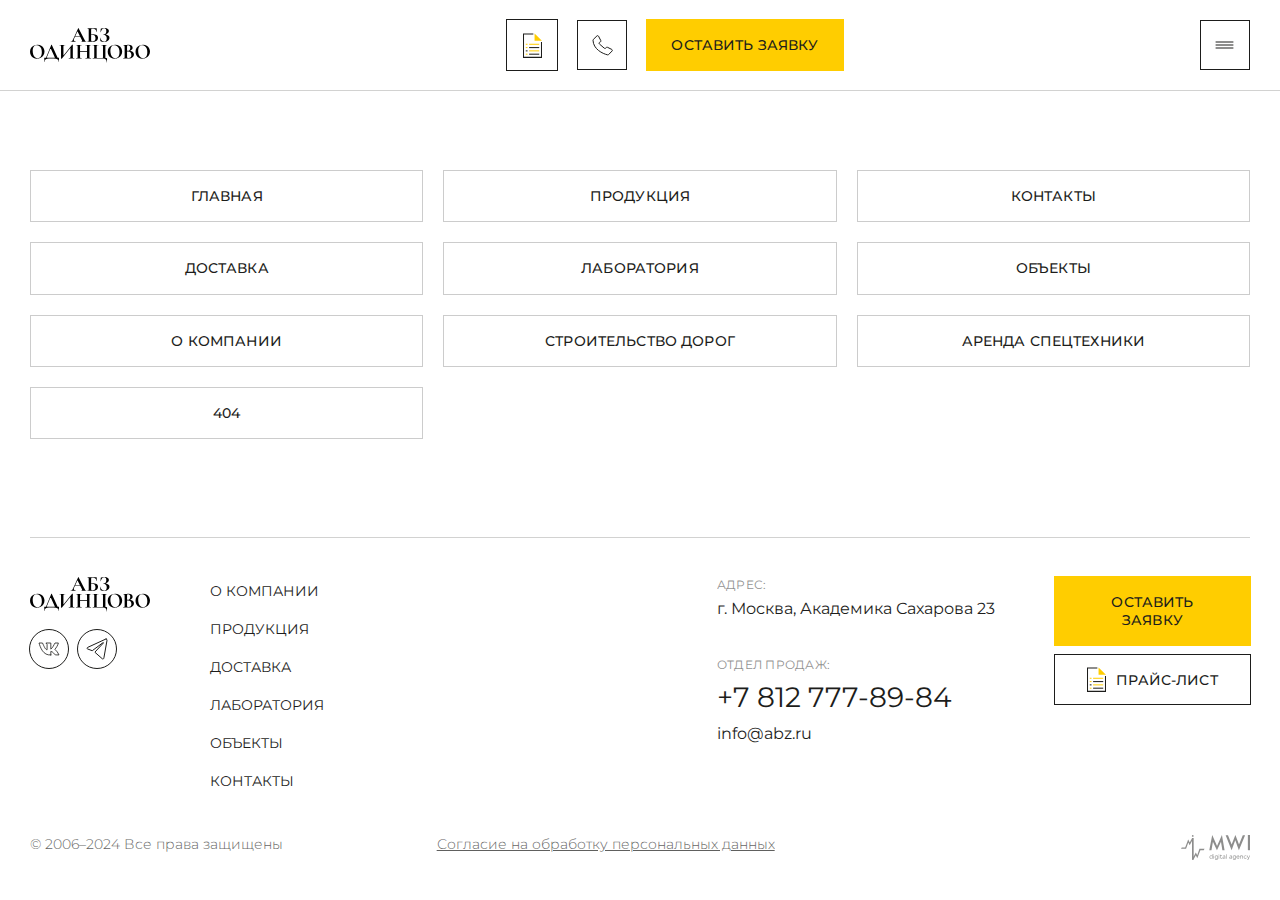
<file: pages.html>
<!DOCTYPE html>
<html lang="ru">
    <head>
        <meta charset="UTF-8">
        <meta http-equiv="X-UA-Compatible" content="IE=edge">
        <meta http-equiv="Cache-Control" content="no-cache">
        <meta name="viewport" content="user-scalable=no, width=device-width, height=device-height">
        <meta name="description" content="Один из крупнейших поставщиков высококачественных асфальтобетонных смесей в России.">
        <meta name="keywords" content="Ключевые слова">
        <title>АБЗ Одинцово</title>
        <meta name="robots" content="index, follow">
        <meta name="HandheldFriendly" content="True">
        <meta name="format-detection" content="telephone=no">
        <meta name="format-detection" content="date=no">
        <meta name="format-detection" content="address=no">
        <meta name="format-detection" content="email=no">
        <meta name="application-name" content="АБЗ Одинцово">
        <meta name="color-scheme" content="only light">
        <meta property="og:title" content="АБЗ Одинцово">
        <meta property="og:type" content="website">
        <meta property="og:description" content="Один из крупнейших поставщиков высококачественных асфальтобетонных смесей в России.">
        <meta property="og:image" content="images/opengraph.webp">
        <meta property="og:site_name" content="АБЗ Одинцово">
        <link rel="icon" href="images/favicon.png" type="image/png">
        <link rel="stylesheet" href="https://cdn.jsdelivr.net/npm/swiper@11/swiper-bundle.min.css">
        <link rel="stylesheet" href="css/common.css">
        <link rel="stylesheet" href="css/pages.css">
        <script defer src="https://cdn.jsdelivr.net/npm/swiper@11/swiper-bundle.min.js"></script>
        <script defer src="scripts/main.js"></script>
        <script defer src="scripts/phone.js"></script>
        <script defer src="scripts/modal.js"></script>
        <script defer src="scripts/tabs.js"></script>
        <script defer src="scripts/observer.js"></script>
        <script defer src="scripts/ajax.js" data-reload></script>
    </head>
    <body>
        <header>
            <div class="container">
                <div class="mobile_menu" onclick="headerMenu(this)">
                    <div class="menu_icon"><svg width="19" height="8" viewBox="0 0 19 8" fill="none" xmlns="http://www.w3.org/2000/svg">
<path d="M1 1H18" stroke="#1D1D1B" stroke-linecap="round"/>
<path d="M1 4H18" stroke="#1D1D1B" stroke-linecap="round"/>
<path d="M1 7H18" stroke="#1D1D1B" stroke-linecap="round"/>
</svg>

                    </div>
                    <div class="cross_icon"><svg width="11" height="11" viewBox="0 0 11 11" fill="none" xmlns="http://www.w3.org/2000/svg">
<path d="M10 1L1.16871 10" stroke="#1D1D1B" stroke-linecap="round"/>
<path d="M1 1L9.83129 10" stroke="#1D1D1B" stroke-linecap="round"/>
</svg>

                    </div>
                </div><a class="logotype" href="index.html"><svg width="150" height="44" viewBox="0 0 150 44" fill="none" xmlns="http://www.w3.org/2000/svg">
<path d="M93.0155 17.1153C93.9724 17.1153 94.6945 16.7091 95.182 15.8966C95.6875 15.0661 95.9403 14.0551 95.9403 12.8635C95.9403 11.4012 95.5521 10.2999 94.7758 9.55964C94.0175 8.80137 92.9342 8.42223 91.526 8.42223C91.4538 8.42223 91.4177 8.36807 91.4177 8.25975C91.4177 8.15142 91.4538 8.09726 91.526 8.09726C92.8259 8.09726 93.7918 7.75423 94.4237 7.06818C95.0737 6.38212 95.3986 5.41623 95.3986 4.1705C95.3986 2.92476 95.182 1.97692 94.7487 1.32698C94.3334 0.677029 93.7106 0.352055 92.8801 0.352055C92.2662 0.352055 91.6524 0.568704 91.0386 1.002C90.4247 1.41725 89.8831 1.99498 89.4137 2.7352C88.9443 3.47541 88.5922 4.3059 88.3575 5.22666C88.3395 5.28082 88.2853 5.29888 88.195 5.28082C88.1048 5.26277 88.0596 5.23569 88.0596 5.19958L88.4388 1.35406C88.4749 1.13741 88.511 0.992975 88.5471 0.920758C88.5832 0.848543 88.6825 0.785354 88.845 0.731191C90.2352 0.24373 91.6795 0 93.178 0C94.3695 0 95.3716 0.171514 96.184 0.514541C96.9964 0.839515 97.6012 1.28184 97.9984 1.84152C98.4137 2.38314 98.6213 2.97892 98.6213 3.62887C98.6213 4.44131 98.3324 5.19958 97.7547 5.90369C97.195 6.58974 96.4909 7.14942 95.6424 7.58272C94.7938 8.01602 93.9814 8.25975 93.2051 8.31391L93.5842 8.09726C94.6855 8.09726 95.6694 8.2778 96.536 8.63888C97.4207 8.98191 98.1067 9.4784 98.5942 10.1283C99.0997 10.7783 99.3525 11.5366 99.3525 12.4032C99.3525 13.3781 99.0365 14.2627 98.4046 15.0571C97.7727 15.8334 96.9242 16.4473 95.859 16.8986C94.7938 17.3319 93.6293 17.5486 92.3655 17.5486C91.5531 17.5486 90.7768 17.4583 90.0366 17.2778C89.2963 17.0972 88.7276 16.8445 88.3305 16.5195C88.168 16.4292 88.0687 16.357 88.0326 16.3028C87.9965 16.2306 87.9694 16.0952 87.9513 15.8966L87.6263 12.2407C87.6263 12.2046 87.6715 12.1775 87.7617 12.1594C87.8701 12.1414 87.9333 12.1594 87.9513 12.2136C88.0958 13.1344 88.4117 13.9739 88.8992 14.7321C89.4047 15.4724 90.0185 16.0591 90.7407 16.4924C91.4628 16.9077 92.2211 17.1153 93.0155 17.1153Z" fill="black"/>
<path d="M78.9088 17.3319C78.4213 17.3319 77.8346 17.3048 77.1485 17.2506C76.8777 17.2326 76.5437 17.2145 76.1465 17.1965C75.7674 17.1784 75.3431 17.1694 74.8737 17.1694L72.8968 17.1965C72.5357 17.2145 72.0482 17.2236 71.4344 17.2236C71.3802 17.2236 71.3531 17.1694 71.3531 17.0611C71.3531 16.9528 71.3802 16.8986 71.4344 16.8986C72.0121 16.8986 72.4274 16.8535 72.6801 16.7632C72.9509 16.6729 73.1315 16.5014 73.2217 16.2486C73.3301 15.9778 73.3842 15.5716 73.3842 15.03V2.49142C73.3842 1.9498 73.3391 1.55261 73.2488 1.29985C73.1586 1.0471 72.978 0.875581 72.7072 0.785311C72.4364 0.676986 72.0212 0.622824 71.4615 0.622824C71.4254 0.622824 71.4073 0.568662 71.4073 0.460338C71.4073 0.352014 71.4254 0.297852 71.4615 0.297852H82.8085C83.0612 0.297852 83.2147 0.333959 83.2689 0.406175C83.3411 0.478391 83.3772 0.667959 83.3772 0.974879L83.5938 5.09121C83.5938 5.14538 83.5487 5.17246 83.4584 5.17246C83.3681 5.17246 83.305 5.14538 83.2689 5.09121C82.998 3.70105 82.4925 2.66294 81.7523 1.97688C81.0301 1.27277 80.1274 0.920716 79.0442 0.920716H77.9068C77.3291 0.920716 76.9319 1.0471 76.7152 1.29985C76.5166 1.53456 76.4173 1.98591 76.4173 2.65391V15.03C76.4173 15.5716 76.5437 15.9778 76.7965 16.2486C77.0673 16.5195 77.5999 16.6549 78.3942 16.6549C79.5858 16.6549 80.4614 16.3479 81.0211 15.7341C81.5808 15.1022 81.8606 14.1814 81.8606 12.9718C81.8606 11.4192 81.4905 10.2727 80.7503 9.53252C80.0101 8.7923 78.972 8.42219 77.636 8.42219C76.9499 8.42219 76.1194 8.53954 75.1445 8.77425L74.982 8.15138C76.1555 7.82641 77.3561 7.66392 78.5838 7.66392C80.4434 7.66392 81.978 8.06111 83.1876 8.85549C84.4153 9.64987 85.0291 10.7963 85.0291 12.2948C85.0291 13.2336 84.7673 14.0912 84.2438 14.8675C83.7202 15.6258 82.989 16.2306 82.0502 16.6819C81.1114 17.1152 80.0642 17.3319 78.9088 17.3319Z" fill="black"/>
<path d="M55.9759 10.2638H63.7753L63.9648 11.0221H55.5697L55.9759 10.2638ZM70.356 16.8987C70.4463 16.8987 70.4914 16.9529 70.4914 17.0612C70.4914 17.1695 70.4463 17.2237 70.356 17.2237C69.9949 17.2237 69.4352 17.2056 68.677 17.1695C67.8826 17.1334 67.3139 17.1154 66.9709 17.1154C66.5195 17.1154 65.9688 17.1334 65.3189 17.1695C64.7051 17.2056 64.2176 17.2237 63.8565 17.2237C63.7843 17.2237 63.7482 17.1695 63.7482 17.0612C63.7482 16.9529 63.7843 16.8987 63.8565 16.8987C64.3259 16.8987 64.6599 16.8536 64.8585 16.7633C65.0752 16.655 65.1835 16.4744 65.1835 16.2217C65.1835 15.9148 65.003 15.4002 64.6419 14.6781L59.1444 3.81851L60.4714 1.48954L55.0822 13.3782C54.8475 13.9017 54.7302 14.3892 54.7302 14.8405C54.7302 15.4905 54.9559 15.996 55.4072 16.3571C55.8766 16.7182 56.4995 16.8987 57.2758 16.8987C57.3661 16.8987 57.4112 16.9529 57.4112 17.0612C57.4112 17.1695 57.3661 17.2237 57.2758 17.2237C56.9508 17.2237 56.4814 17.2056 55.8676 17.1695C55.1815 17.1334 54.5857 17.1154 54.0802 17.1154C53.5928 17.1154 53.006 17.1334 52.32 17.1695C51.7061 17.2056 51.2096 17.2237 50.8305 17.2237C50.7583 17.2237 50.7222 17.1695 50.7222 17.0612C50.7222 16.9529 50.7583 16.8987 50.8305 16.8987C51.336 16.8987 51.7603 16.7994 52.1033 16.6008C52.4463 16.3842 52.7894 16.0141 53.1324 15.4905C53.4754 14.9489 53.8816 14.1545 54.351 13.1073L60.2276 0.189642C60.2638 0.13548 60.345 0.108398 60.4714 0.108398C60.6158 0.108398 60.6971 0.13548 60.7151 0.189642L67.4854 13.5136C68.1173 14.7954 68.6409 15.6801 69.0561 16.1675C69.4713 16.655 69.9046 16.8987 70.356 16.8987Z" fill="black"/>
<path d="M140.495 38.3801C138.815 38.3801 137.317 37.992 135.999 37.2156C134.699 36.4213 133.688 35.3561 132.966 34.0201C132.262 32.666 131.91 31.1946 131.91 29.6058C131.91 27.7463 132.379 26.1575 133.318 24.8396C134.257 23.5035 135.457 22.5015 136.92 21.8335C138.4 21.1655 139.908 20.8315 141.442 20.8315C143.157 20.8315 144.665 21.2378 145.965 22.0502C147.265 22.8446 148.258 23.9007 148.944 25.2187C149.648 26.5366 150 27.9358 150 29.4163C150 31.0592 149.567 32.5667 148.7 33.9388C147.834 35.3109 146.669 36.3942 145.207 37.1886C143.762 37.9829 142.192 38.3801 140.495 38.3801ZM141.388 37.7031C142.399 37.7031 143.302 37.4142 144.096 36.8365C144.909 36.2407 145.541 35.3831 145.992 34.2638C146.443 33.1264 146.669 31.7723 146.669 30.2016C146.669 28.5406 146.416 27.0602 145.911 25.7603C145.405 24.4424 144.674 23.4133 143.717 22.6731C142.76 21.9328 141.641 21.5627 140.359 21.5627C138.716 21.5627 137.452 22.1856 136.568 23.4313C135.683 24.659 135.241 26.3832 135.241 28.6038C135.241 30.3551 135.503 31.9258 136.026 33.3159C136.568 34.6881 137.299 35.7623 138.22 36.5386C139.159 37.3149 140.215 37.7031 141.388 37.7031Z" fill="black"/>
<path d="M123.836 28.4957C125.046 28.4957 126.111 28.6942 127.031 29.0914C127.97 29.4886 128.692 30.0393 129.198 30.7434C129.703 31.4475 129.956 32.2509 129.956 33.1536C129.956 34.0924 129.685 34.941 129.144 35.6992C128.602 36.4575 127.853 37.0623 126.896 37.5137C125.939 37.947 124.874 38.1636 123.701 38.1636C123.195 38.1636 122.617 38.1365 121.967 38.0824C121.715 38.0643 121.399 38.0463 121.019 38.0282C120.658 38.0102 120.252 38.0011 119.801 38.0011L117.824 38.0282C117.463 38.0463 116.975 38.0553 116.362 38.0553C116.307 38.0553 116.28 38.0011 116.28 37.8928C116.28 37.7845 116.307 37.7303 116.362 37.7303C116.885 37.7303 117.282 37.6852 117.553 37.5949C117.824 37.4866 118.013 37.306 118.122 37.0533C118.248 36.7825 118.311 36.3853 118.311 35.8617V23.3232C118.311 22.5649 118.185 22.0684 117.932 21.8337C117.679 21.5809 117.165 21.4546 116.389 21.4546C116.352 21.4546 116.334 21.4004 116.334 21.2921C116.334 21.1837 116.352 21.1296 116.389 21.1296L117.824 21.1567C118.654 21.1928 119.313 21.2108 119.801 21.2108C120.306 21.2108 120.83 21.1837 121.372 21.1296C121.552 21.1115 121.823 21.0935 122.184 21.0754C122.545 21.0574 122.861 21.0483 123.132 21.0483C124.775 21.0483 126.048 21.3462 126.95 21.942C127.853 22.5378 128.304 23.4044 128.304 24.5418C128.304 25.5889 127.889 26.5187 127.059 27.3312C126.246 28.1255 125.073 28.6762 123.538 28.9831L123.836 28.4957ZM122.726 21.6441C122.202 21.6441 121.841 21.7705 121.642 22.0233C121.444 22.258 121.344 22.7093 121.344 23.3773V28.6852L120.342 28.4957C121.137 28.5318 121.832 28.5498 122.428 28.5498C123.367 28.5498 124.089 28.1978 124.594 27.4937C125.1 26.7895 125.352 25.8868 125.352 24.7855C125.352 23.7565 125.127 22.9801 124.675 22.4566C124.224 21.9149 123.574 21.6441 122.726 21.6441ZM123.24 37.4866C125.605 37.4866 126.788 36.2589 126.788 33.8036C126.788 32.4134 126.454 31.3121 125.786 30.4997C125.118 29.6872 124.107 29.281 122.753 29.281C121.868 29.281 121.101 29.3352 120.451 29.4435L121.344 29.1185V35.8617C121.344 36.4575 121.462 36.8818 121.697 37.1345C121.931 37.3692 122.446 37.4866 123.24 37.4866Z" fill="black"/>
<path d="M105.724 38.3801C104.045 38.3801 102.546 37.992 101.228 37.2156C99.9285 36.4213 98.9175 35.3561 98.1953 34.0201C97.4912 32.666 97.1392 31.1946 97.1392 29.6058C97.1392 27.7463 97.6086 26.1575 98.5474 24.8396C99.4862 23.5035 100.687 22.5015 102.149 21.8335C103.63 21.1655 105.137 20.8315 106.672 20.8315C108.387 20.8315 109.894 21.2378 111.194 22.0502C112.494 22.8446 113.487 23.9007 114.173 25.2187C114.877 26.5366 115.229 27.9358 115.229 29.4163C115.229 31.0592 114.796 32.5667 113.929 33.9388C113.063 35.3109 111.898 36.3942 110.436 37.1886C108.992 37.9829 107.421 38.3801 105.724 38.3801ZM106.618 37.7031C107.629 37.7031 108.531 37.4142 109.326 36.8365C110.138 36.2407 110.77 35.3831 111.221 34.2638C111.673 33.1264 111.898 31.7723 111.898 30.2016C111.898 28.5406 111.646 27.0602 111.14 25.7603C110.635 24.4424 109.903 23.4133 108.947 22.6731C107.99 21.9328 106.87 21.5627 105.588 21.5627C103.946 21.5627 102.682 22.1856 101.797 23.4313C100.912 24.659 100.47 26.3832 100.47 28.6038C100.47 30.3551 100.732 31.9258 101.255 33.3159C101.797 34.6881 102.528 35.7623 103.449 36.5386C104.388 37.3149 105.444 37.7031 106.618 37.7031Z" fill="black"/>
<path d="M95.9715 43.1195C95.9715 41.4766 95.5743 40.2218 94.7799 39.3552C93.9855 38.4886 92.8391 38.0553 91.3406 38.0553H78.1792C78.1431 38.0553 78.125 38.0012 78.125 37.8929C78.125 37.7845 78.1431 37.7304 78.1792 37.7304C78.8111 37.7304 79.2714 37.6852 79.5603 37.595C79.8492 37.5047 80.0478 37.3332 80.1561 37.0804C80.2644 36.8096 80.3186 36.4034 80.3186 35.8618V23.3232C80.3186 22.7816 80.2644 22.3844 80.1561 22.1316C80.0478 21.8789 79.8492 21.7074 79.5603 21.6171C79.2714 21.5088 78.8111 21.4546 78.1792 21.4546C78.1431 21.4546 78.125 21.4004 78.125 21.2921C78.125 21.1838 78.1431 21.1296 78.1792 21.1296L79.6415 21.1567C80.472 21.1928 81.14 21.2109 81.6455 21.2109C82.2594 21.2109 83.0357 21.1928 83.9745 21.1567L85.5723 21.1296C85.6084 21.1296 85.6265 21.1838 85.6265 21.2921C85.6265 21.4004 85.6084 21.4546 85.5723 21.4546C84.9043 21.4546 84.4168 21.5088 84.1099 21.6171C83.803 21.7074 83.5954 21.8789 83.4871 22.1316C83.3787 22.3844 83.3246 22.7816 83.3246 23.3232V35.8076C83.3246 36.4215 83.3426 36.8277 83.3787 37.0263C83.4329 37.2249 83.5412 37.3512 83.7037 37.4054C83.8662 37.4596 84.1912 37.4866 84.6786 37.4866H89.7428C90.2844 37.4866 90.6455 37.4596 90.8261 37.4054C91.0066 37.3512 91.1149 37.2249 91.151 37.0263C91.2052 36.8277 91.2323 36.4215 91.2323 35.8076V23.3232C91.2323 22.7816 91.1781 22.3844 91.0698 22.1316C90.9615 21.8789 90.7538 21.7074 90.4469 21.6171C90.14 21.5088 89.6525 21.4546 88.9845 21.4546C88.9484 21.4546 88.9304 21.4004 88.9304 21.2921C88.9304 21.1838 88.9484 21.1296 88.9845 21.1296L90.5823 21.1567C91.5211 21.1928 92.2975 21.2109 92.9113 21.2109C93.4168 21.2109 94.0848 21.1928 94.9153 21.1567L96.3777 21.1296C96.4138 21.1296 96.4318 21.1838 96.4318 21.2921C96.4318 21.4004 96.4138 21.4546 96.3777 21.4546C95.7458 21.4546 95.2854 21.5088 94.9965 21.6171C94.7077 21.7074 94.5091 21.8789 94.4008 22.1316C94.2924 22.3844 94.2383 22.7816 94.2383 23.3232V35.8618C94.2383 36.5298 94.2654 36.9811 94.3195 37.2158C94.3917 37.4325 94.5271 37.5769 94.7257 37.6491C94.9424 37.7033 95.3667 37.7304 95.9986 37.7304C96.143 37.7304 96.2333 37.7484 96.2694 37.7845C96.3235 37.8206 96.3506 37.9109 96.3506 38.0553C96.3506 38.4706 96.3416 38.8136 96.3235 39.0844C96.2874 40.0955 96.2694 41.4405 96.2694 43.1195C96.2694 43.2098 96.2152 43.2549 96.1069 43.2549C96.0166 43.2549 95.9715 43.2098 95.9715 43.1195Z" fill="black"/>
<path d="M71.2969 23.3774C71.2969 22.8357 71.2427 22.4386 71.1344 22.1858C71.0261 21.915 70.8184 21.7254 70.5115 21.6171C70.2046 21.5088 69.7171 21.4546 69.0491 21.4546C68.995 21.4546 68.9679 21.4004 68.9679 21.2921C68.9679 21.1838 68.995 21.1296 69.0491 21.1296L70.3761 21.1567C71.2788 21.1928 72.0913 21.2109 72.8134 21.2109C73.3009 21.2109 73.996 21.1928 74.8987 21.1567L76.4152 21.1296C76.4694 21.1296 76.4965 21.1838 76.4965 21.2921C76.4965 21.4004 76.4694 21.4546 76.4152 21.4546C75.8014 21.4546 75.341 21.5088 75.0341 21.6171C74.7452 21.7074 74.5466 21.8789 74.4383 22.1316C74.348 22.3844 74.3029 22.7816 74.3029 23.3232V35.8618C74.3029 36.4034 74.348 36.8096 74.4383 37.0804C74.5466 37.3332 74.7452 37.5047 75.0341 37.595C75.3229 37.6852 75.7833 37.7304 76.4152 37.7304C76.4694 37.7304 76.4965 37.7845 76.4965 37.8929C76.4965 38.0012 76.4694 38.0553 76.4152 38.0553C75.7833 38.0553 75.2778 38.0463 74.8987 38.0283L72.8134 38.0012L70.3761 38.0283C70.0511 38.0463 69.6088 38.0553 69.0491 38.0553C68.995 38.0553 68.9679 38.0012 68.9679 37.8929C68.9679 37.7845 68.995 37.7304 69.0491 37.7304C69.7171 37.7304 70.2046 37.6852 70.5115 37.595C70.8184 37.5047 71.0261 37.3332 71.1344 37.0804C71.2427 36.8277 71.2969 36.4215 71.2969 35.8618V23.3774ZM60.9519 28.8748H72.678V29.6331H60.9519V28.8748ZM59.5437 23.3232C59.5437 22.7816 59.4895 22.3844 59.3812 22.1316C59.2729 21.8789 59.0743 21.7074 58.7854 21.6171C58.5146 21.5088 58.0723 21.4546 57.4584 21.4546C57.4043 21.4546 57.3772 21.4004 57.3772 21.2921C57.3772 21.1838 57.4043 21.1296 57.4584 21.1296L58.9208 21.1567C59.7513 21.1928 60.4193 21.2109 60.9248 21.2109C61.6109 21.2109 62.4052 21.1928 63.3079 21.1567L64.7974 21.1296C64.8335 21.1296 64.8516 21.1838 64.8516 21.2921C64.8516 21.4004 64.8335 21.4546 64.7974 21.4546C64.1475 21.4546 63.669 21.5088 63.3621 21.6171C63.0552 21.7254 62.8385 21.915 62.7122 22.1858C62.6038 22.4386 62.5497 22.8357 62.5497 23.3774V35.8618C62.5497 36.4034 62.6038 36.8096 62.7122 37.0804C62.8205 37.3332 63.0281 37.5047 63.335 37.595C63.6419 37.6852 64.1294 37.7304 64.7974 37.7304C64.8335 37.7304 64.8516 37.7845 64.8516 37.8929C64.8516 38.0012 64.8335 38.0553 64.7974 38.0553C64.1655 38.0553 63.66 38.0463 63.2809 38.0283L60.9248 38.0012L58.8937 38.0283C58.5326 38.0463 58.0361 38.0553 57.4043 38.0553C57.3681 38.0553 57.3501 38.0012 57.3501 37.8929C57.3501 37.7845 57.3681 37.7304 57.4043 37.7304C58.0361 37.7304 58.4965 37.6852 58.7854 37.595C59.0743 37.5047 59.2729 37.3332 59.3812 37.0804C59.4895 36.8096 59.5437 36.4034 59.5437 35.8618V23.3232Z" fill="black"/>
<path d="M52.608 20.9399C52.6621 20.8857 52.7975 20.8586 53.0142 20.8586C53.1406 20.8586 53.2579 20.8767 53.3662 20.9128C53.4746 20.9489 53.5287 20.994 53.5287 21.0482V35.8616C53.5287 36.4032 53.5829 36.8094 53.6912 37.0802C53.7995 37.333 53.9981 37.5045 54.287 37.5948C54.5759 37.6851 55.0272 37.7302 55.641 37.7302C55.6952 37.7302 55.7223 37.7844 55.7223 37.8927C55.7223 38.001 55.6952 38.0552 55.641 38.0552C55.0092 38.0552 54.5036 38.0461 54.1245 38.0281L52.0393 38.001L49.602 38.0281C49.277 38.0461 48.8347 38.0552 48.275 38.0552C48.2208 38.0552 48.1937 38.001 48.1937 37.8927C48.1937 37.7844 48.2208 37.7302 48.275 37.7302C48.943 37.7302 49.4304 37.6851 49.7374 37.5948C50.0443 37.5045 50.2519 37.333 50.3602 37.0802C50.4685 36.8275 50.5227 36.4213 50.5227 35.8616V23.9188L51.4164 23.6751L39.6903 38.3531C39.6361 38.4072 39.5007 38.4343 39.284 38.4343C38.941 38.4343 38.7695 38.3711 38.7695 38.2447V23.323C38.7695 22.7814 38.7153 22.3842 38.607 22.1315C38.4987 21.8787 38.3001 21.7072 38.0112 21.6169C37.7224 21.5086 37.271 21.4544 36.6572 21.4544C36.603 21.4544 36.5759 21.4003 36.5759 21.2919C36.5759 21.1836 36.603 21.1295 36.6572 21.1295L38.1737 21.1565C39.0764 21.1926 39.7715 21.2107 40.259 21.2107C40.9811 21.2107 41.7936 21.1926 42.6963 21.1565L44.0232 21.1295C44.0774 21.1295 44.1045 21.1836 44.1045 21.2919C44.1045 21.4003 44.0774 21.4544 44.0232 21.4544C43.3552 21.4544 42.8678 21.5086 42.5609 21.6169C42.2539 21.7072 42.0463 21.8787 41.938 22.1315C41.8297 22.3842 41.7755 22.7814 41.7755 23.323V35.3741L40.8818 35.6179L52.608 20.9399Z" fill="black"/>
<path d="M26.644 21.0212C26.6801 20.967 26.7703 20.9399 26.9148 20.9399C27.0592 20.9399 27.1405 20.967 27.1585 21.0212L34.9579 38.0552H31.5998L25.5066 24.7313L26.9148 22.3211L20.4424 38.0552H19.5758L26.644 21.0212ZM18.0322 42.4965C18.0322 40.98 17.969 39.6981 17.8426 38.651C17.7884 38.308 17.7614 37.974 17.7614 37.649C17.7614 37.5046 17.7704 37.4143 17.7884 37.3782C17.8245 37.3421 17.9058 37.324 18.0322 37.324H35.9599C36.1224 37.324 36.2126 37.3421 36.2307 37.3782C36.2668 37.3962 36.2849 37.4865 36.2849 37.649C36.2849 37.7212 36.2668 37.974 36.2307 38.4073C36.0863 39.6169 36.014 40.98 36.014 42.4965C36.014 42.5868 35.9599 42.6319 35.8516 42.6319C35.7613 42.6319 35.7161 42.5868 35.7161 42.4965C35.7161 41.0522 35.1926 39.9509 34.1454 39.1926C33.1164 38.4344 31.6269 38.0552 29.6771 38.0552H23.665C21.9499 38.0552 20.632 38.4344 19.7112 39.1926C18.8085 39.9509 18.3571 41.0522 18.3571 42.4965C18.3571 42.5868 18.303 42.6319 18.1947 42.6319C18.0863 42.6319 18.0322 42.5868 18.0322 42.4965Z" fill="black"/>
<path d="M8.58472 38.3801C6.90569 38.3801 5.4072 37.992 4.08925 37.2156C2.78936 36.4213 1.77833 35.3561 1.05616 34.0201C0.352055 32.666 0 31.1946 0 29.6058C0 27.7463 0.469406 26.1575 1.40822 24.8396C2.34703 23.5035 3.54763 22.5015 5.01001 21.8335C6.49045 21.1655 7.99796 20.8315 9.53256 20.8315C11.2477 20.8315 12.7552 21.2378 14.0551 22.0502C15.355 22.8446 16.348 23.9007 17.034 25.2187C17.7381 26.5366 18.0902 27.9358 18.0902 29.4163C18.0902 31.0592 17.6569 32.5667 16.7903 33.9388C15.9237 35.3109 14.7592 36.3942 13.2968 37.1886C11.8525 37.9829 10.2818 38.3801 8.58472 38.3801ZM9.4784 37.7031C10.4894 37.7031 11.3921 37.4142 12.1865 36.8365C12.9989 36.2407 13.6308 35.3831 14.0822 34.2638C14.5335 33.1264 14.7592 31.7723 14.7592 30.2016C14.7592 28.5406 14.5065 27.0602 14.0009 25.7603C13.4954 24.4424 12.7642 23.4133 11.8074 22.6731C10.8505 21.9328 9.73116 21.5627 8.44932 21.5627C6.80639 21.5627 5.54261 22.1856 4.65796 23.4313C3.7733 24.659 3.33098 26.3832 3.33098 28.6038C3.33098 30.3551 3.59276 31.9258 4.11633 33.3159C4.65796 34.6881 5.38915 35.7623 6.3099 36.5386C7.24872 37.3149 8.30488 37.7031 9.4784 37.7031Z" fill="black"/>
</svg>
</a>
                <menu>
                    <li><a href="about.html">О компании</a></li>
                    <li><a href="catalog.html">Продукция</a></li>
                    <li><a href="delivery.html">Доставка</a></li>
                    <li><a href="laboratory.html">Лаборатория</a></li>
                    <li><a href="objects.html">Объекты</a></li>
                    <li><a href="contacts.html">Контакты</a></li>
                </menu>
                <div class="contact">
                    <div class="price"><img class="black" src="images/pricelist.svg" alt=""><img class="white" src="images/pricelist_white.svg" alt=""><span>Прайс-лист</span></div><a class="phone" href="tel:+7 812 777-89-84"><svg width="21" height="21" viewBox="0 0 21 21" fill="none" xmlns="http://www.w3.org/2000/svg">
<path d="M4.93446 0.936737L1.30292 4.4674C1.10926 4.65568 0.998191 4.91792 1.00663 5.18789C1.28902 14.2233 10.5257 18.6471 15.6505 19.88C15.9823 19.9598 16.3281 19.8524 16.5668 19.6086L20.0448 16.0552C20.5178 15.572 20.3848 14.7684 19.7814 14.4633L15.5143 12.306C15.1333 12.1134 14.6721 12.1839 14.366 12.4815L13.6578 13.17C13.2857 13.5318 12.6987 13.5487 12.3063 13.2091L7.40113 8.96362C6.87213 8.50576 6.96475 7.66013 7.58033 7.32764L8.37832 6.89663C8.85904 6.63699 9.04238 6.03958 8.79007 5.55497L6.51852 1.19194C6.20921 0.597837 5.4147 0.469837 4.93446 0.936737Z" stroke="#000000"/>
</svg>
<span>+7 812 777-89-84</span></a>
                    <button class="yellow" data-modal-target="proposal"><span>Оставить заявку</span></button>
                </div>
            </div>
        </header>
        <section class="menu">
            <div class="mobile_wrap">
                <menu>
                    <li><a href="about.html">О компании</a></li>
                    <li><a href="catalog.html">Продукция</a></li>
                    <li><a href="delivery.html">Доставка</a></li>
                    <li><a href="laboratory.html">Лаборатория</a></li>
                    <li><a href="objects.html">Объекты</a></li>
                    <li><a href="contacts.html">Контакты</a></li>
                </menu><a class="phone" href="tel:+7 812 777-89-84"><svg width="21" height="21" viewBox="0 0 21 21" fill="none" xmlns="http://www.w3.org/2000/svg">
<path d="M4.93446 0.936737L1.30292 4.4674C1.10926 4.65568 0.998191 4.91792 1.00663 5.18789C1.28902 14.2233 10.5257 18.6471 15.6505 19.88C15.9823 19.9598 16.3281 19.8524 16.5668 19.6086L20.0448 16.0552C20.5178 15.572 20.3848 14.7684 19.7814 14.4633L15.5143 12.306C15.1333 12.1134 14.6721 12.1839 14.366 12.4815L13.6578 13.17C13.2857 13.5318 12.6987 13.5487 12.3063 13.2091L7.40113 8.96362C6.87213 8.50576 6.96475 7.66013 7.58033 7.32764L8.37832 6.89663C8.85904 6.63699 9.04238 6.03958 8.79007 5.55497L6.51852 1.19194C6.20921 0.597837 5.4147 0.469837 4.93446 0.936737Z" stroke="#000000"/>
</svg>
<span>+7 812 777-89-84</span></a>
                <button class="yellow" data-modal-target="proposal"><span>Оставить заявку</span></button>
                <div class="price"><img src="images/pricelist.svg" alt=""><span>Прайс-лист</span></div>
            </div>
        </section>
        <main>
            <section class="pages">
                <div class="container">
                    <div class="list"><a class="button border" href="index.html" target="blank">Главная</a><a class="button border" href="catalog.html" target="blank">Продукция</a><a class="button border" href="contacts.html" target="blank">Контакты</a><a class="button border" href="delivery.html" target="blank">Доставка</a><a class="button border" href="laboratory.html" target="blank">Лаборатория</a><a class="button border" href="objects.html" target="blank">Объекты</a><a class="button border" href="about.html" target="blank">О компании</a><a class="button border" href="construction.html" target="blank">Строительство дорог</a><a class="button border" href="rent.html" target="blank">Аренда спецтехники</a><a class="button border" href="404.html" target="blank">404</a></div>
                </div>
            </section>
        </main>
        <footer class="animate">
            <div class="container top"><a class="logotype" href="index.html"><svg width="150" height="44" viewBox="0 0 150 44" fill="none" xmlns="http://www.w3.org/2000/svg">
<path d="M93.0155 17.1153C93.9724 17.1153 94.6945 16.7091 95.182 15.8966C95.6875 15.0661 95.9403 14.0551 95.9403 12.8635C95.9403 11.4012 95.5521 10.2999 94.7758 9.55964C94.0175 8.80137 92.9342 8.42223 91.526 8.42223C91.4538 8.42223 91.4177 8.36807 91.4177 8.25975C91.4177 8.15142 91.4538 8.09726 91.526 8.09726C92.8259 8.09726 93.7918 7.75423 94.4237 7.06818C95.0737 6.38212 95.3986 5.41623 95.3986 4.1705C95.3986 2.92476 95.182 1.97692 94.7487 1.32698C94.3334 0.677029 93.7106 0.352055 92.8801 0.352055C92.2662 0.352055 91.6524 0.568704 91.0386 1.002C90.4247 1.41725 89.8831 1.99498 89.4137 2.7352C88.9443 3.47541 88.5922 4.3059 88.3575 5.22666C88.3395 5.28082 88.2853 5.29888 88.195 5.28082C88.1048 5.26277 88.0596 5.23569 88.0596 5.19958L88.4388 1.35406C88.4749 1.13741 88.511 0.992975 88.5471 0.920758C88.5832 0.848543 88.6825 0.785354 88.845 0.731191C90.2352 0.24373 91.6795 0 93.178 0C94.3695 0 95.3716 0.171514 96.184 0.514541C96.9964 0.839515 97.6012 1.28184 97.9984 1.84152C98.4137 2.38314 98.6213 2.97892 98.6213 3.62887C98.6213 4.44131 98.3324 5.19958 97.7547 5.90369C97.195 6.58974 96.4909 7.14942 95.6424 7.58272C94.7938 8.01602 93.9814 8.25975 93.2051 8.31391L93.5842 8.09726C94.6855 8.09726 95.6694 8.2778 96.536 8.63888C97.4207 8.98191 98.1067 9.4784 98.5942 10.1283C99.0997 10.7783 99.3525 11.5366 99.3525 12.4032C99.3525 13.3781 99.0365 14.2627 98.4046 15.0571C97.7727 15.8334 96.9242 16.4473 95.859 16.8986C94.7938 17.3319 93.6293 17.5486 92.3655 17.5486C91.5531 17.5486 90.7768 17.4583 90.0366 17.2778C89.2963 17.0972 88.7276 16.8445 88.3305 16.5195C88.168 16.4292 88.0687 16.357 88.0326 16.3028C87.9965 16.2306 87.9694 16.0952 87.9513 15.8966L87.6263 12.2407C87.6263 12.2046 87.6715 12.1775 87.7617 12.1594C87.8701 12.1414 87.9333 12.1594 87.9513 12.2136C88.0958 13.1344 88.4117 13.9739 88.8992 14.7321C89.4047 15.4724 90.0185 16.0591 90.7407 16.4924C91.4628 16.9077 92.2211 17.1153 93.0155 17.1153Z" fill="black"/>
<path d="M78.9088 17.3319C78.4213 17.3319 77.8346 17.3048 77.1485 17.2506C76.8777 17.2326 76.5437 17.2145 76.1465 17.1965C75.7674 17.1784 75.3431 17.1694 74.8737 17.1694L72.8968 17.1965C72.5357 17.2145 72.0482 17.2236 71.4344 17.2236C71.3802 17.2236 71.3531 17.1694 71.3531 17.0611C71.3531 16.9528 71.3802 16.8986 71.4344 16.8986C72.0121 16.8986 72.4274 16.8535 72.6801 16.7632C72.9509 16.6729 73.1315 16.5014 73.2217 16.2486C73.3301 15.9778 73.3842 15.5716 73.3842 15.03V2.49142C73.3842 1.9498 73.3391 1.55261 73.2488 1.29985C73.1586 1.0471 72.978 0.875581 72.7072 0.785311C72.4364 0.676986 72.0212 0.622824 71.4615 0.622824C71.4254 0.622824 71.4073 0.568662 71.4073 0.460338C71.4073 0.352014 71.4254 0.297852 71.4615 0.297852H82.8085C83.0612 0.297852 83.2147 0.333959 83.2689 0.406175C83.3411 0.478391 83.3772 0.667959 83.3772 0.974879L83.5938 5.09121C83.5938 5.14538 83.5487 5.17246 83.4584 5.17246C83.3681 5.17246 83.305 5.14538 83.2689 5.09121C82.998 3.70105 82.4925 2.66294 81.7523 1.97688C81.0301 1.27277 80.1274 0.920716 79.0442 0.920716H77.9068C77.3291 0.920716 76.9319 1.0471 76.7152 1.29985C76.5166 1.53456 76.4173 1.98591 76.4173 2.65391V15.03C76.4173 15.5716 76.5437 15.9778 76.7965 16.2486C77.0673 16.5195 77.5999 16.6549 78.3942 16.6549C79.5858 16.6549 80.4614 16.3479 81.0211 15.7341C81.5808 15.1022 81.8606 14.1814 81.8606 12.9718C81.8606 11.4192 81.4905 10.2727 80.7503 9.53252C80.0101 8.7923 78.972 8.42219 77.636 8.42219C76.9499 8.42219 76.1194 8.53954 75.1445 8.77425L74.982 8.15138C76.1555 7.82641 77.3561 7.66392 78.5838 7.66392C80.4434 7.66392 81.978 8.06111 83.1876 8.85549C84.4153 9.64987 85.0291 10.7963 85.0291 12.2948C85.0291 13.2336 84.7673 14.0912 84.2438 14.8675C83.7202 15.6258 82.989 16.2306 82.0502 16.6819C81.1114 17.1152 80.0642 17.3319 78.9088 17.3319Z" fill="black"/>
<path d="M55.9759 10.2638H63.7753L63.9648 11.0221H55.5697L55.9759 10.2638ZM70.356 16.8987C70.4463 16.8987 70.4914 16.9529 70.4914 17.0612C70.4914 17.1695 70.4463 17.2237 70.356 17.2237C69.9949 17.2237 69.4352 17.2056 68.677 17.1695C67.8826 17.1334 67.3139 17.1154 66.9709 17.1154C66.5195 17.1154 65.9688 17.1334 65.3189 17.1695C64.7051 17.2056 64.2176 17.2237 63.8565 17.2237C63.7843 17.2237 63.7482 17.1695 63.7482 17.0612C63.7482 16.9529 63.7843 16.8987 63.8565 16.8987C64.3259 16.8987 64.6599 16.8536 64.8585 16.7633C65.0752 16.655 65.1835 16.4744 65.1835 16.2217C65.1835 15.9148 65.003 15.4002 64.6419 14.6781L59.1444 3.81851L60.4714 1.48954L55.0822 13.3782C54.8475 13.9017 54.7302 14.3892 54.7302 14.8405C54.7302 15.4905 54.9559 15.996 55.4072 16.3571C55.8766 16.7182 56.4995 16.8987 57.2758 16.8987C57.3661 16.8987 57.4112 16.9529 57.4112 17.0612C57.4112 17.1695 57.3661 17.2237 57.2758 17.2237C56.9508 17.2237 56.4814 17.2056 55.8676 17.1695C55.1815 17.1334 54.5857 17.1154 54.0802 17.1154C53.5928 17.1154 53.006 17.1334 52.32 17.1695C51.7061 17.2056 51.2096 17.2237 50.8305 17.2237C50.7583 17.2237 50.7222 17.1695 50.7222 17.0612C50.7222 16.9529 50.7583 16.8987 50.8305 16.8987C51.336 16.8987 51.7603 16.7994 52.1033 16.6008C52.4463 16.3842 52.7894 16.0141 53.1324 15.4905C53.4754 14.9489 53.8816 14.1545 54.351 13.1073L60.2276 0.189642C60.2638 0.13548 60.345 0.108398 60.4714 0.108398C60.6158 0.108398 60.6971 0.13548 60.7151 0.189642L67.4854 13.5136C68.1173 14.7954 68.6409 15.6801 69.0561 16.1675C69.4713 16.655 69.9046 16.8987 70.356 16.8987Z" fill="black"/>
<path d="M140.495 38.3801C138.815 38.3801 137.317 37.992 135.999 37.2156C134.699 36.4213 133.688 35.3561 132.966 34.0201C132.262 32.666 131.91 31.1946 131.91 29.6058C131.91 27.7463 132.379 26.1575 133.318 24.8396C134.257 23.5035 135.457 22.5015 136.92 21.8335C138.4 21.1655 139.908 20.8315 141.442 20.8315C143.157 20.8315 144.665 21.2378 145.965 22.0502C147.265 22.8446 148.258 23.9007 148.944 25.2187C149.648 26.5366 150 27.9358 150 29.4163C150 31.0592 149.567 32.5667 148.7 33.9388C147.834 35.3109 146.669 36.3942 145.207 37.1886C143.762 37.9829 142.192 38.3801 140.495 38.3801ZM141.388 37.7031C142.399 37.7031 143.302 37.4142 144.096 36.8365C144.909 36.2407 145.541 35.3831 145.992 34.2638C146.443 33.1264 146.669 31.7723 146.669 30.2016C146.669 28.5406 146.416 27.0602 145.911 25.7603C145.405 24.4424 144.674 23.4133 143.717 22.6731C142.76 21.9328 141.641 21.5627 140.359 21.5627C138.716 21.5627 137.452 22.1856 136.568 23.4313C135.683 24.659 135.241 26.3832 135.241 28.6038C135.241 30.3551 135.503 31.9258 136.026 33.3159C136.568 34.6881 137.299 35.7623 138.22 36.5386C139.159 37.3149 140.215 37.7031 141.388 37.7031Z" fill="black"/>
<path d="M123.836 28.4957C125.046 28.4957 126.111 28.6942 127.031 29.0914C127.97 29.4886 128.692 30.0393 129.198 30.7434C129.703 31.4475 129.956 32.2509 129.956 33.1536C129.956 34.0924 129.685 34.941 129.144 35.6992C128.602 36.4575 127.853 37.0623 126.896 37.5137C125.939 37.947 124.874 38.1636 123.701 38.1636C123.195 38.1636 122.617 38.1365 121.967 38.0824C121.715 38.0643 121.399 38.0463 121.019 38.0282C120.658 38.0102 120.252 38.0011 119.801 38.0011L117.824 38.0282C117.463 38.0463 116.975 38.0553 116.362 38.0553C116.307 38.0553 116.28 38.0011 116.28 37.8928C116.28 37.7845 116.307 37.7303 116.362 37.7303C116.885 37.7303 117.282 37.6852 117.553 37.5949C117.824 37.4866 118.013 37.306 118.122 37.0533C118.248 36.7825 118.311 36.3853 118.311 35.8617V23.3232C118.311 22.5649 118.185 22.0684 117.932 21.8337C117.679 21.5809 117.165 21.4546 116.389 21.4546C116.352 21.4546 116.334 21.4004 116.334 21.2921C116.334 21.1837 116.352 21.1296 116.389 21.1296L117.824 21.1567C118.654 21.1928 119.313 21.2108 119.801 21.2108C120.306 21.2108 120.83 21.1837 121.372 21.1296C121.552 21.1115 121.823 21.0935 122.184 21.0754C122.545 21.0574 122.861 21.0483 123.132 21.0483C124.775 21.0483 126.048 21.3462 126.95 21.942C127.853 22.5378 128.304 23.4044 128.304 24.5418C128.304 25.5889 127.889 26.5187 127.059 27.3312C126.246 28.1255 125.073 28.6762 123.538 28.9831L123.836 28.4957ZM122.726 21.6441C122.202 21.6441 121.841 21.7705 121.642 22.0233C121.444 22.258 121.344 22.7093 121.344 23.3773V28.6852L120.342 28.4957C121.137 28.5318 121.832 28.5498 122.428 28.5498C123.367 28.5498 124.089 28.1978 124.594 27.4937C125.1 26.7895 125.352 25.8868 125.352 24.7855C125.352 23.7565 125.127 22.9801 124.675 22.4566C124.224 21.9149 123.574 21.6441 122.726 21.6441ZM123.24 37.4866C125.605 37.4866 126.788 36.2589 126.788 33.8036C126.788 32.4134 126.454 31.3121 125.786 30.4997C125.118 29.6872 124.107 29.281 122.753 29.281C121.868 29.281 121.101 29.3352 120.451 29.4435L121.344 29.1185V35.8617C121.344 36.4575 121.462 36.8818 121.697 37.1345C121.931 37.3692 122.446 37.4866 123.24 37.4866Z" fill="black"/>
<path d="M105.724 38.3801C104.045 38.3801 102.546 37.992 101.228 37.2156C99.9285 36.4213 98.9175 35.3561 98.1953 34.0201C97.4912 32.666 97.1392 31.1946 97.1392 29.6058C97.1392 27.7463 97.6086 26.1575 98.5474 24.8396C99.4862 23.5035 100.687 22.5015 102.149 21.8335C103.63 21.1655 105.137 20.8315 106.672 20.8315C108.387 20.8315 109.894 21.2378 111.194 22.0502C112.494 22.8446 113.487 23.9007 114.173 25.2187C114.877 26.5366 115.229 27.9358 115.229 29.4163C115.229 31.0592 114.796 32.5667 113.929 33.9388C113.063 35.3109 111.898 36.3942 110.436 37.1886C108.992 37.9829 107.421 38.3801 105.724 38.3801ZM106.618 37.7031C107.629 37.7031 108.531 37.4142 109.326 36.8365C110.138 36.2407 110.77 35.3831 111.221 34.2638C111.673 33.1264 111.898 31.7723 111.898 30.2016C111.898 28.5406 111.646 27.0602 111.14 25.7603C110.635 24.4424 109.903 23.4133 108.947 22.6731C107.99 21.9328 106.87 21.5627 105.588 21.5627C103.946 21.5627 102.682 22.1856 101.797 23.4313C100.912 24.659 100.47 26.3832 100.47 28.6038C100.47 30.3551 100.732 31.9258 101.255 33.3159C101.797 34.6881 102.528 35.7623 103.449 36.5386C104.388 37.3149 105.444 37.7031 106.618 37.7031Z" fill="black"/>
<path d="M95.9715 43.1195C95.9715 41.4766 95.5743 40.2218 94.7799 39.3552C93.9855 38.4886 92.8391 38.0553 91.3406 38.0553H78.1792C78.1431 38.0553 78.125 38.0012 78.125 37.8929C78.125 37.7845 78.1431 37.7304 78.1792 37.7304C78.8111 37.7304 79.2714 37.6852 79.5603 37.595C79.8492 37.5047 80.0478 37.3332 80.1561 37.0804C80.2644 36.8096 80.3186 36.4034 80.3186 35.8618V23.3232C80.3186 22.7816 80.2644 22.3844 80.1561 22.1316C80.0478 21.8789 79.8492 21.7074 79.5603 21.6171C79.2714 21.5088 78.8111 21.4546 78.1792 21.4546C78.1431 21.4546 78.125 21.4004 78.125 21.2921C78.125 21.1838 78.1431 21.1296 78.1792 21.1296L79.6415 21.1567C80.472 21.1928 81.14 21.2109 81.6455 21.2109C82.2594 21.2109 83.0357 21.1928 83.9745 21.1567L85.5723 21.1296C85.6084 21.1296 85.6265 21.1838 85.6265 21.2921C85.6265 21.4004 85.6084 21.4546 85.5723 21.4546C84.9043 21.4546 84.4168 21.5088 84.1099 21.6171C83.803 21.7074 83.5954 21.8789 83.4871 22.1316C83.3787 22.3844 83.3246 22.7816 83.3246 23.3232V35.8076C83.3246 36.4215 83.3426 36.8277 83.3787 37.0263C83.4329 37.2249 83.5412 37.3512 83.7037 37.4054C83.8662 37.4596 84.1912 37.4866 84.6786 37.4866H89.7428C90.2844 37.4866 90.6455 37.4596 90.8261 37.4054C91.0066 37.3512 91.1149 37.2249 91.151 37.0263C91.2052 36.8277 91.2323 36.4215 91.2323 35.8076V23.3232C91.2323 22.7816 91.1781 22.3844 91.0698 22.1316C90.9615 21.8789 90.7538 21.7074 90.4469 21.6171C90.14 21.5088 89.6525 21.4546 88.9845 21.4546C88.9484 21.4546 88.9304 21.4004 88.9304 21.2921C88.9304 21.1838 88.9484 21.1296 88.9845 21.1296L90.5823 21.1567C91.5211 21.1928 92.2975 21.2109 92.9113 21.2109C93.4168 21.2109 94.0848 21.1928 94.9153 21.1567L96.3777 21.1296C96.4138 21.1296 96.4318 21.1838 96.4318 21.2921C96.4318 21.4004 96.4138 21.4546 96.3777 21.4546C95.7458 21.4546 95.2854 21.5088 94.9965 21.6171C94.7077 21.7074 94.5091 21.8789 94.4008 22.1316C94.2924 22.3844 94.2383 22.7816 94.2383 23.3232V35.8618C94.2383 36.5298 94.2654 36.9811 94.3195 37.2158C94.3917 37.4325 94.5271 37.5769 94.7257 37.6491C94.9424 37.7033 95.3667 37.7304 95.9986 37.7304C96.143 37.7304 96.2333 37.7484 96.2694 37.7845C96.3235 37.8206 96.3506 37.9109 96.3506 38.0553C96.3506 38.4706 96.3416 38.8136 96.3235 39.0844C96.2874 40.0955 96.2694 41.4405 96.2694 43.1195C96.2694 43.2098 96.2152 43.2549 96.1069 43.2549C96.0166 43.2549 95.9715 43.2098 95.9715 43.1195Z" fill="black"/>
<path d="M71.2969 23.3774C71.2969 22.8357 71.2427 22.4386 71.1344 22.1858C71.0261 21.915 70.8184 21.7254 70.5115 21.6171C70.2046 21.5088 69.7171 21.4546 69.0491 21.4546C68.995 21.4546 68.9679 21.4004 68.9679 21.2921C68.9679 21.1838 68.995 21.1296 69.0491 21.1296L70.3761 21.1567C71.2788 21.1928 72.0913 21.2109 72.8134 21.2109C73.3009 21.2109 73.996 21.1928 74.8987 21.1567L76.4152 21.1296C76.4694 21.1296 76.4965 21.1838 76.4965 21.2921C76.4965 21.4004 76.4694 21.4546 76.4152 21.4546C75.8014 21.4546 75.341 21.5088 75.0341 21.6171C74.7452 21.7074 74.5466 21.8789 74.4383 22.1316C74.348 22.3844 74.3029 22.7816 74.3029 23.3232V35.8618C74.3029 36.4034 74.348 36.8096 74.4383 37.0804C74.5466 37.3332 74.7452 37.5047 75.0341 37.595C75.3229 37.6852 75.7833 37.7304 76.4152 37.7304C76.4694 37.7304 76.4965 37.7845 76.4965 37.8929C76.4965 38.0012 76.4694 38.0553 76.4152 38.0553C75.7833 38.0553 75.2778 38.0463 74.8987 38.0283L72.8134 38.0012L70.3761 38.0283C70.0511 38.0463 69.6088 38.0553 69.0491 38.0553C68.995 38.0553 68.9679 38.0012 68.9679 37.8929C68.9679 37.7845 68.995 37.7304 69.0491 37.7304C69.7171 37.7304 70.2046 37.6852 70.5115 37.595C70.8184 37.5047 71.0261 37.3332 71.1344 37.0804C71.2427 36.8277 71.2969 36.4215 71.2969 35.8618V23.3774ZM60.9519 28.8748H72.678V29.6331H60.9519V28.8748ZM59.5437 23.3232C59.5437 22.7816 59.4895 22.3844 59.3812 22.1316C59.2729 21.8789 59.0743 21.7074 58.7854 21.6171C58.5146 21.5088 58.0723 21.4546 57.4584 21.4546C57.4043 21.4546 57.3772 21.4004 57.3772 21.2921C57.3772 21.1838 57.4043 21.1296 57.4584 21.1296L58.9208 21.1567C59.7513 21.1928 60.4193 21.2109 60.9248 21.2109C61.6109 21.2109 62.4052 21.1928 63.3079 21.1567L64.7974 21.1296C64.8335 21.1296 64.8516 21.1838 64.8516 21.2921C64.8516 21.4004 64.8335 21.4546 64.7974 21.4546C64.1475 21.4546 63.669 21.5088 63.3621 21.6171C63.0552 21.7254 62.8385 21.915 62.7122 22.1858C62.6038 22.4386 62.5497 22.8357 62.5497 23.3774V35.8618C62.5497 36.4034 62.6038 36.8096 62.7122 37.0804C62.8205 37.3332 63.0281 37.5047 63.335 37.595C63.6419 37.6852 64.1294 37.7304 64.7974 37.7304C64.8335 37.7304 64.8516 37.7845 64.8516 37.8929C64.8516 38.0012 64.8335 38.0553 64.7974 38.0553C64.1655 38.0553 63.66 38.0463 63.2809 38.0283L60.9248 38.0012L58.8937 38.0283C58.5326 38.0463 58.0361 38.0553 57.4043 38.0553C57.3681 38.0553 57.3501 38.0012 57.3501 37.8929C57.3501 37.7845 57.3681 37.7304 57.4043 37.7304C58.0361 37.7304 58.4965 37.6852 58.7854 37.595C59.0743 37.5047 59.2729 37.3332 59.3812 37.0804C59.4895 36.8096 59.5437 36.4034 59.5437 35.8618V23.3232Z" fill="black"/>
<path d="M52.608 20.9399C52.6621 20.8857 52.7975 20.8586 53.0142 20.8586C53.1406 20.8586 53.2579 20.8767 53.3662 20.9128C53.4746 20.9489 53.5287 20.994 53.5287 21.0482V35.8616C53.5287 36.4032 53.5829 36.8094 53.6912 37.0802C53.7995 37.333 53.9981 37.5045 54.287 37.5948C54.5759 37.6851 55.0272 37.7302 55.641 37.7302C55.6952 37.7302 55.7223 37.7844 55.7223 37.8927C55.7223 38.001 55.6952 38.0552 55.641 38.0552C55.0092 38.0552 54.5036 38.0461 54.1245 38.0281L52.0393 38.001L49.602 38.0281C49.277 38.0461 48.8347 38.0552 48.275 38.0552C48.2208 38.0552 48.1937 38.001 48.1937 37.8927C48.1937 37.7844 48.2208 37.7302 48.275 37.7302C48.943 37.7302 49.4304 37.6851 49.7374 37.5948C50.0443 37.5045 50.2519 37.333 50.3602 37.0802C50.4685 36.8275 50.5227 36.4213 50.5227 35.8616V23.9188L51.4164 23.6751L39.6903 38.3531C39.6361 38.4072 39.5007 38.4343 39.284 38.4343C38.941 38.4343 38.7695 38.3711 38.7695 38.2447V23.323C38.7695 22.7814 38.7153 22.3842 38.607 22.1315C38.4987 21.8787 38.3001 21.7072 38.0112 21.6169C37.7224 21.5086 37.271 21.4544 36.6572 21.4544C36.603 21.4544 36.5759 21.4003 36.5759 21.2919C36.5759 21.1836 36.603 21.1295 36.6572 21.1295L38.1737 21.1565C39.0764 21.1926 39.7715 21.2107 40.259 21.2107C40.9811 21.2107 41.7936 21.1926 42.6963 21.1565L44.0232 21.1295C44.0774 21.1295 44.1045 21.1836 44.1045 21.2919C44.1045 21.4003 44.0774 21.4544 44.0232 21.4544C43.3552 21.4544 42.8678 21.5086 42.5609 21.6169C42.2539 21.7072 42.0463 21.8787 41.938 22.1315C41.8297 22.3842 41.7755 22.7814 41.7755 23.323V35.3741L40.8818 35.6179L52.608 20.9399Z" fill="black"/>
<path d="M26.644 21.0212C26.6801 20.967 26.7703 20.9399 26.9148 20.9399C27.0592 20.9399 27.1405 20.967 27.1585 21.0212L34.9579 38.0552H31.5998L25.5066 24.7313L26.9148 22.3211L20.4424 38.0552H19.5758L26.644 21.0212ZM18.0322 42.4965C18.0322 40.98 17.969 39.6981 17.8426 38.651C17.7884 38.308 17.7614 37.974 17.7614 37.649C17.7614 37.5046 17.7704 37.4143 17.7884 37.3782C17.8245 37.3421 17.9058 37.324 18.0322 37.324H35.9599C36.1224 37.324 36.2126 37.3421 36.2307 37.3782C36.2668 37.3962 36.2849 37.4865 36.2849 37.649C36.2849 37.7212 36.2668 37.974 36.2307 38.4073C36.0863 39.6169 36.014 40.98 36.014 42.4965C36.014 42.5868 35.9599 42.6319 35.8516 42.6319C35.7613 42.6319 35.7161 42.5868 35.7161 42.4965C35.7161 41.0522 35.1926 39.9509 34.1454 39.1926C33.1164 38.4344 31.6269 38.0552 29.6771 38.0552H23.665C21.9499 38.0552 20.632 38.4344 19.7112 39.1926C18.8085 39.9509 18.3571 41.0522 18.3571 42.4965C18.3571 42.5868 18.303 42.6319 18.1947 42.6319C18.0863 42.6319 18.0322 42.5868 18.0322 42.4965Z" fill="black"/>
<path d="M8.58472 38.3801C6.90569 38.3801 5.4072 37.992 4.08925 37.2156C2.78936 36.4213 1.77833 35.3561 1.05616 34.0201C0.352055 32.666 0 31.1946 0 29.6058C0 27.7463 0.469406 26.1575 1.40822 24.8396C2.34703 23.5035 3.54763 22.5015 5.01001 21.8335C6.49045 21.1655 7.99796 20.8315 9.53256 20.8315C11.2477 20.8315 12.7552 21.2378 14.0551 22.0502C15.355 22.8446 16.348 23.9007 17.034 25.2187C17.7381 26.5366 18.0902 27.9358 18.0902 29.4163C18.0902 31.0592 17.6569 32.5667 16.7903 33.9388C15.9237 35.3109 14.7592 36.3942 13.2968 37.1886C11.8525 37.9829 10.2818 38.3801 8.58472 38.3801ZM9.4784 37.7031C10.4894 37.7031 11.3921 37.4142 12.1865 36.8365C12.9989 36.2407 13.6308 35.3831 14.0822 34.2638C14.5335 33.1264 14.7592 31.7723 14.7592 30.2016C14.7592 28.5406 14.5065 27.0602 14.0009 25.7603C13.4954 24.4424 12.7642 23.4133 11.8074 22.6731C10.8505 21.9328 9.73116 21.5627 8.44932 21.5627C6.80639 21.5627 5.54261 22.1856 4.65796 23.4313C3.7733 24.659 3.33098 26.3832 3.33098 28.6038C3.33098 30.3551 3.59276 31.9258 4.11633 33.3159C4.65796 34.6881 5.38915 35.7623 6.3099 36.5386C7.24872 37.3149 8.30488 37.7031 9.4784 37.7031Z" fill="black"/>
</svg>
</a>
                <div class="socials"><a href="https://vk.com" tagert="blank"><svg width="22" height="14" viewBox="0 0 22 14" fill="none" xmlns="http://www.w3.org/2000/svg">
<path d="M12.8205 12.9182V9.40568C15.1077 9.7654 15.8308 11.6222 17.2872 12.9182H21C20.0717 10.7805 18.6868 8.88707 16.9487 7.37964C18.2821 5.48585 19.6974 3.70315 20.3897 1H17.0154C15.6923 3.06836 14.9949 5.49114 12.8205 7.0887V1H7.92308L9.09231 2.49176V7.80813C7.19487 7.58066 5.91282 3.99939 4.52308 1H1C2.28205 5.05208 4.97949 13.9444 12.8205 12.9182Z" stroke="#1D1D1B" stroke-width="0.8" stroke-linecap="round" stroke-linejoin="round"/>
</svg>
</a><a href="https://telegram.org" tagert="blank"><svg width="22" height="22" viewBox="0 0 22 22" fill="none" xmlns="http://www.w3.org/2000/svg">
<path d="M20.0991 1C20.7154 1 21.1804 1.6444 20.9317 2.84299L17.915 19.7908C17.7041 20.9958 17.0932 21.2858 16.2498 20.7251L9.05408 14.3907C9.02618 14.3668 9.00344 14.3354 8.98776 14.2989C8.97208 14.2625 8.9639 14.2222 8.9639 14.1812C8.9639 14.1403 8.97208 14.1 8.98776 14.0635C9.00344 14.0271 9.02618 13.9957 9.05408 13.9718L17.3635 5.02751C17.742 4.62798 17.2824 4.43466 16.7851 4.79553L6.35635 12.6379C6.32472 12.6625 6.28881 12.6782 6.25134 12.6837C6.21387 12.6893 6.17583 12.6847 6.1401 12.6701L1.71236 11.0011C0.728415 10.6596 0.728414 9.85408 1.93401 9.28056L19.6504 1.13532C19.7909 1.05498 19.9435 1.00897 20.0991 1Z" stroke="#1D1D1B" stroke-linecap="round" stroke-linejoin="round"/>
</svg>
</a></div>
                <menu>
                    <li><a href="about.html">О компании</a></li>
                    <li><a href="catalog.html">Продукция</a></li>
                    <li><a href="delivery.html">Доставка</a></li>
                    <li><a href="laboratory.html">Лаборатория</a></li>
                    <li><a href="objects.html">Объекты</a></li>
                    <li><a href="contacts.html">Контакты</a></li>
                </menu>
                <div class="contacts">
                    <div class="adress"><span>Адрес:</span>
                        <p>г. Москва, Академика Сахарова 23</p>
                    </div>
                    <div class="phone"><span>Отдел продаж:</span><a class="tel" href="tel:+7 812 777-89-84">+7 812 777-89-84</a><a class="mail" href="mailto: info@abz.ru">info@abz.ru</a></div>
                </div>
                <div class="buttons">
                    <button class="yellow" data-modal-target="proposal"><span>Оставить заявку</span></button>
                    <div class="price"><img src="images/pricelist.svg" alt=""><span>Прайс-лист</span></div>
                </div>
            </div>
            <div class="container bottom"><span class="copyright">© 2006–2024 Все права защищены</span><a class="personal" href="personal.html">Согласие на обработку персональных данных</a><a class="mwi" href="https://mwi.me/"><img src="images/mwi.svg" alt=""></a></div>
        </footer>
    </body>
</html>
</file>
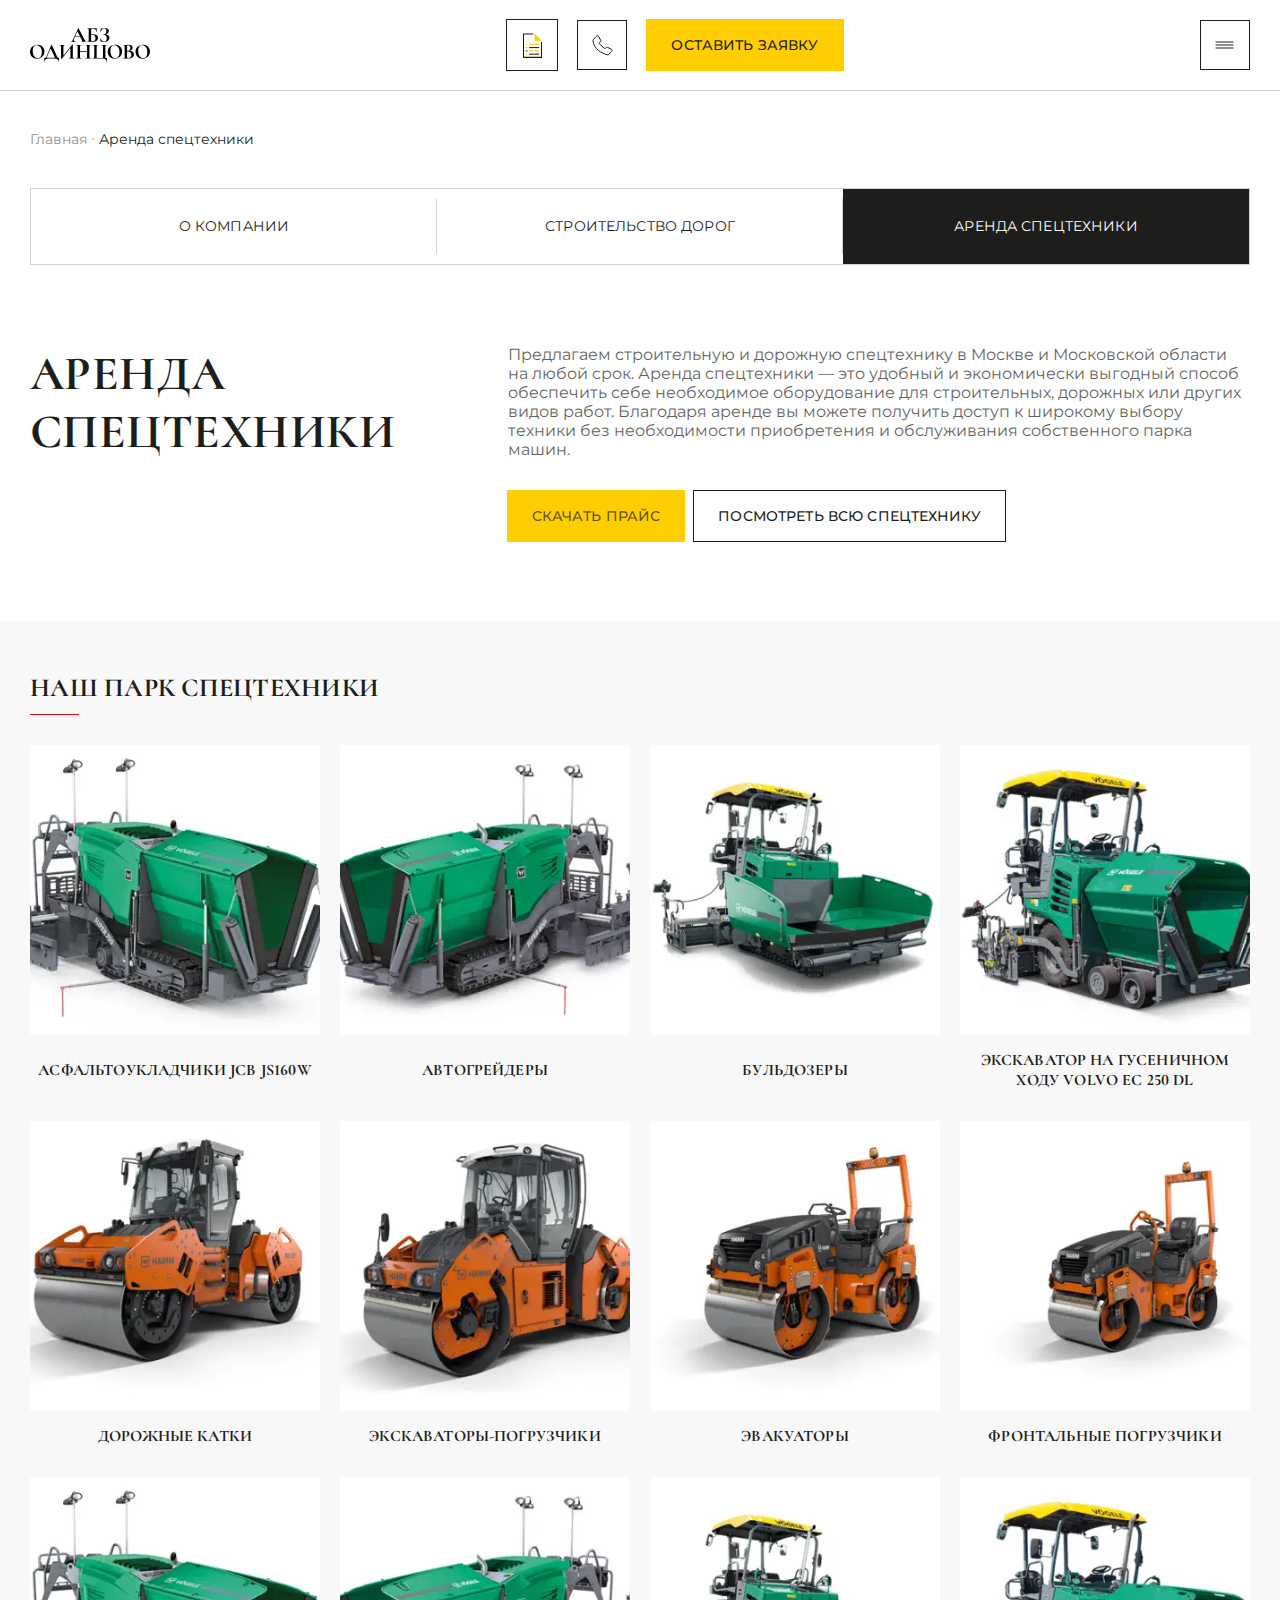
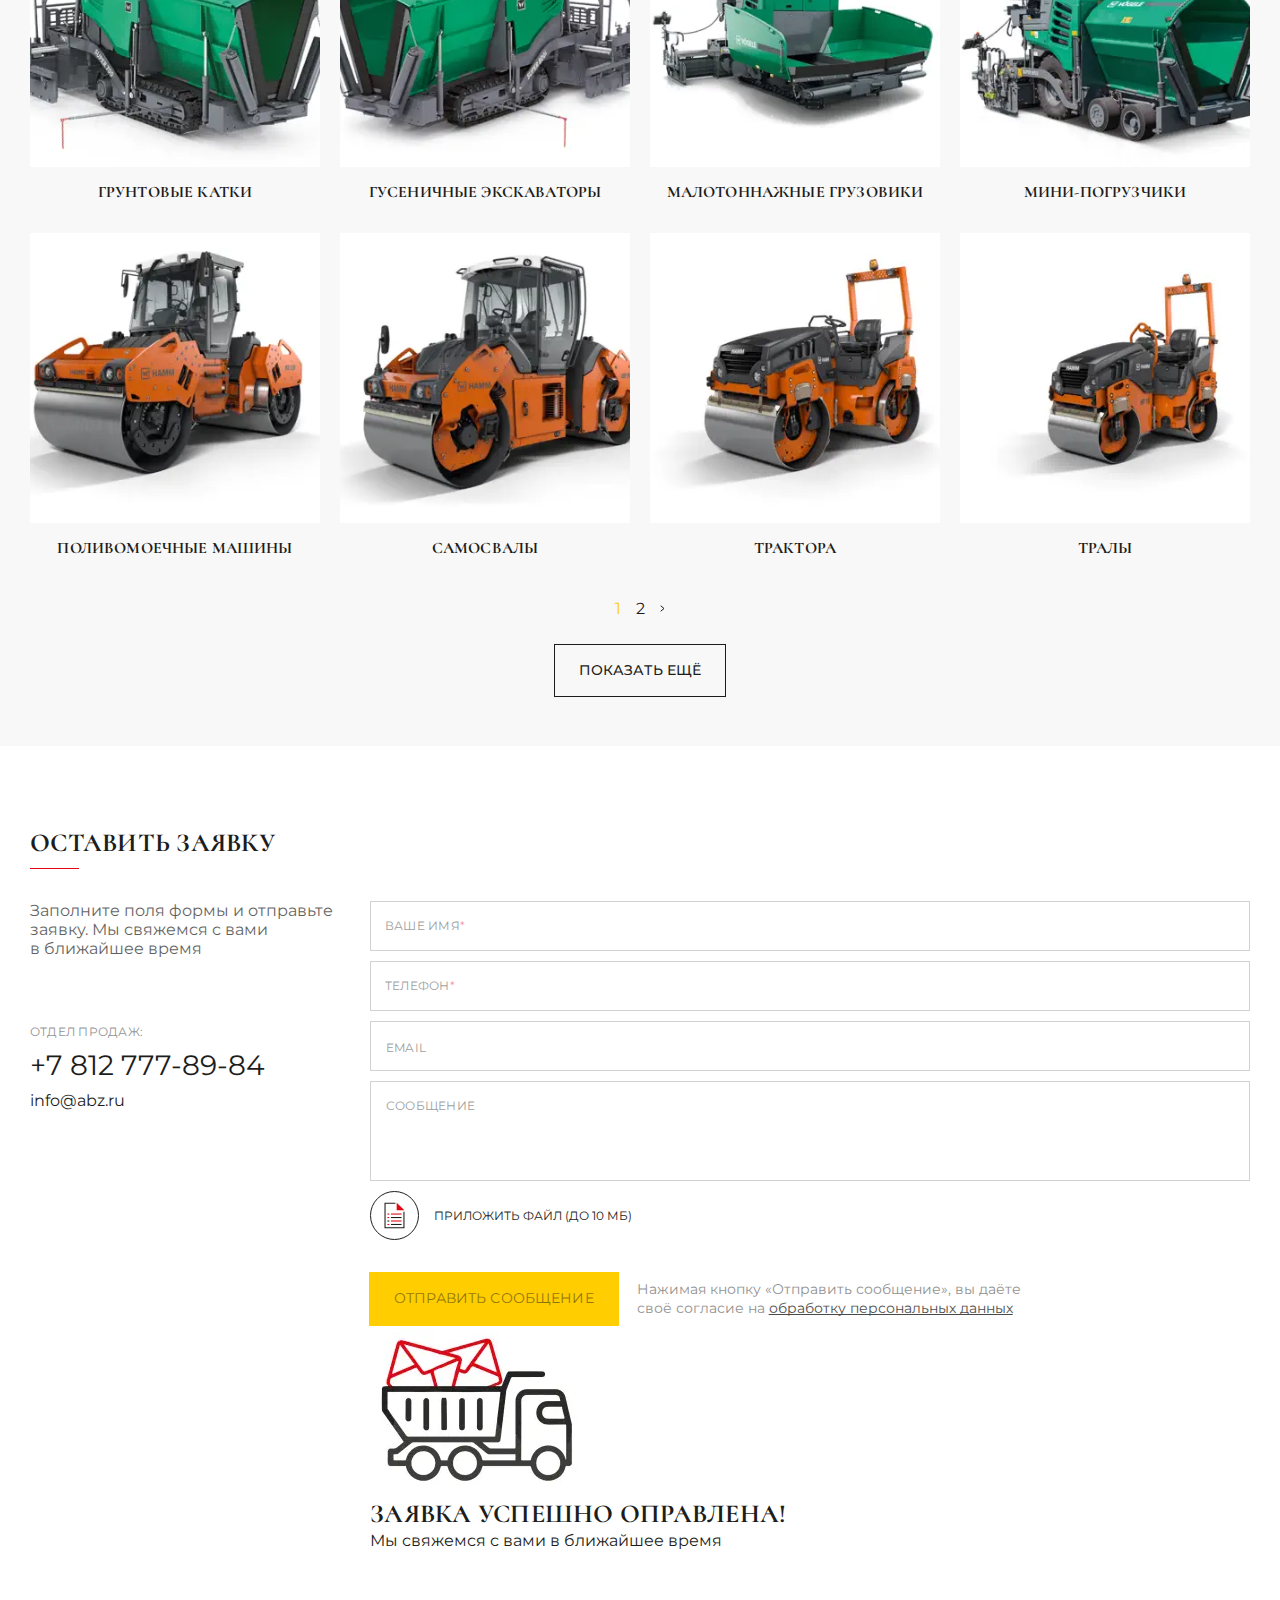
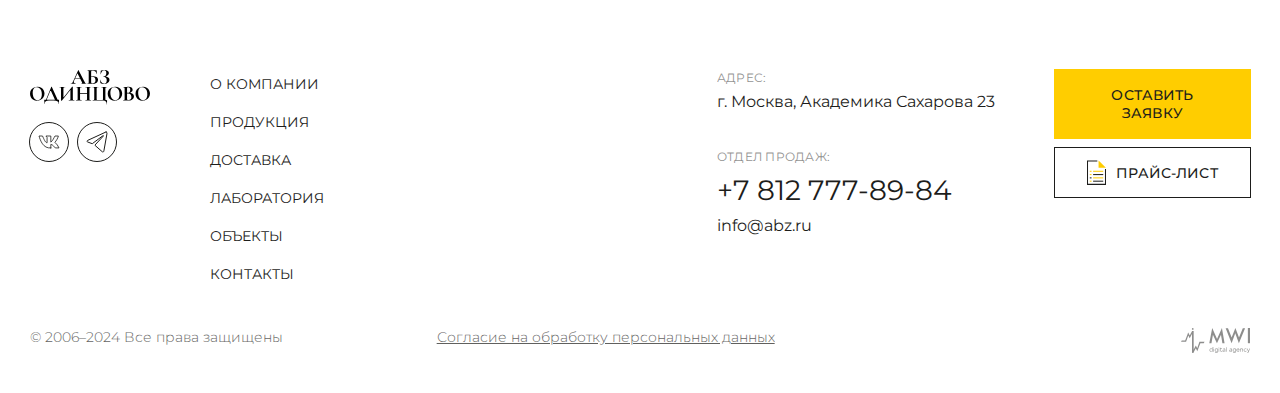
<file: rent.html>
<!DOCTYPE html>
<html lang="ru">
    <head>
        <meta charset="UTF-8">
        <meta http-equiv="X-UA-Compatible" content="IE=edge">
        <meta http-equiv="Cache-Control" content="no-cache">
        <meta name="viewport" content="user-scalable=no, width=device-width, height=device-height">
        <meta name="description" content="Один из крупнейших поставщиков высококачественных асфальтобетонных смесей в России.">
        <meta name="keywords" content="Ключевые слова">
        <title>АБЗ Одинцово</title>
        <meta name="robots" content="index, follow">
        <meta name="HandheldFriendly" content="True">
        <meta name="format-detection" content="telephone=no">
        <meta name="format-detection" content="date=no">
        <meta name="format-detection" content="address=no">
        <meta name="format-detection" content="email=no">
        <meta name="application-name" content="АБЗ Одинцово">
        <meta name="color-scheme" content="only light">
        <meta property="og:title" content="АБЗ Одинцово">
        <meta property="og:type" content="website">
        <meta property="og:description" content="Один из крупнейших поставщиков высококачественных асфальтобетонных смесей в России.">
        <meta property="og:image" content="images/opengraph.webp">
        <meta property="og:site_name" content="АБЗ Одинцово">
        <link rel="icon" href="images/favicon.png" type="image/png">
        <link rel="stylesheet" href="https://cdn.jsdelivr.net/npm/swiper@11/swiper-bundle.min.css">
        <link rel="stylesheet" href="css/common.css">
        <link rel="stylesheet" href="css/rent.css">
        <script defer src="https://cdn.jsdelivr.net/npm/swiper@11/swiper-bundle.min.js"></script>
        <script defer src="scripts/main.js"></script>
        <script defer src="scripts/phone.js"></script>
        <script defer src="scripts/modal.js"></script>
        <script defer src="scripts/tabs.js"></script>
        <script defer src="scripts/observer.js"></script>
        <script defer src="scripts/ajax.js" data-reload></script>
    </head>
    <body>
        <header>
            <div class="container">
                <div class="mobile_menu" onclick="headerMenu(this)">
                    <div class="menu_icon"><svg width="19" height="8" viewBox="0 0 19 8" fill="none" xmlns="http://www.w3.org/2000/svg">
<path d="M1 1H18" stroke="#1D1D1B" stroke-linecap="round"/>
<path d="M1 4H18" stroke="#1D1D1B" stroke-linecap="round"/>
<path d="M1 7H18" stroke="#1D1D1B" stroke-linecap="round"/>
</svg>

                    </div>
                    <div class="cross_icon"><svg width="11" height="11" viewBox="0 0 11 11" fill="none" xmlns="http://www.w3.org/2000/svg">
<path d="M10 1L1.16871 10" stroke="#1D1D1B" stroke-linecap="round"/>
<path d="M1 1L9.83129 10" stroke="#1D1D1B" stroke-linecap="round"/>
</svg>

                    </div>
                </div><a class="logotype" href="index.html"><svg width="150" height="44" viewBox="0 0 150 44" fill="none" xmlns="http://www.w3.org/2000/svg">
<path d="M93.0155 17.1153C93.9724 17.1153 94.6945 16.7091 95.182 15.8966C95.6875 15.0661 95.9403 14.0551 95.9403 12.8635C95.9403 11.4012 95.5521 10.2999 94.7758 9.55964C94.0175 8.80137 92.9342 8.42223 91.526 8.42223C91.4538 8.42223 91.4177 8.36807 91.4177 8.25975C91.4177 8.15142 91.4538 8.09726 91.526 8.09726C92.8259 8.09726 93.7918 7.75423 94.4237 7.06818C95.0737 6.38212 95.3986 5.41623 95.3986 4.1705C95.3986 2.92476 95.182 1.97692 94.7487 1.32698C94.3334 0.677029 93.7106 0.352055 92.8801 0.352055C92.2662 0.352055 91.6524 0.568704 91.0386 1.002C90.4247 1.41725 89.8831 1.99498 89.4137 2.7352C88.9443 3.47541 88.5922 4.3059 88.3575 5.22666C88.3395 5.28082 88.2853 5.29888 88.195 5.28082C88.1048 5.26277 88.0596 5.23569 88.0596 5.19958L88.4388 1.35406C88.4749 1.13741 88.511 0.992975 88.5471 0.920758C88.5832 0.848543 88.6825 0.785354 88.845 0.731191C90.2352 0.24373 91.6795 0 93.178 0C94.3695 0 95.3716 0.171514 96.184 0.514541C96.9964 0.839515 97.6012 1.28184 97.9984 1.84152C98.4137 2.38314 98.6213 2.97892 98.6213 3.62887C98.6213 4.44131 98.3324 5.19958 97.7547 5.90369C97.195 6.58974 96.4909 7.14942 95.6424 7.58272C94.7938 8.01602 93.9814 8.25975 93.2051 8.31391L93.5842 8.09726C94.6855 8.09726 95.6694 8.2778 96.536 8.63888C97.4207 8.98191 98.1067 9.4784 98.5942 10.1283C99.0997 10.7783 99.3525 11.5366 99.3525 12.4032C99.3525 13.3781 99.0365 14.2627 98.4046 15.0571C97.7727 15.8334 96.9242 16.4473 95.859 16.8986C94.7938 17.3319 93.6293 17.5486 92.3655 17.5486C91.5531 17.5486 90.7768 17.4583 90.0366 17.2778C89.2963 17.0972 88.7276 16.8445 88.3305 16.5195C88.168 16.4292 88.0687 16.357 88.0326 16.3028C87.9965 16.2306 87.9694 16.0952 87.9513 15.8966L87.6263 12.2407C87.6263 12.2046 87.6715 12.1775 87.7617 12.1594C87.8701 12.1414 87.9333 12.1594 87.9513 12.2136C88.0958 13.1344 88.4117 13.9739 88.8992 14.7321C89.4047 15.4724 90.0185 16.0591 90.7407 16.4924C91.4628 16.9077 92.2211 17.1153 93.0155 17.1153Z" fill="black"/>
<path d="M78.9088 17.3319C78.4213 17.3319 77.8346 17.3048 77.1485 17.2506C76.8777 17.2326 76.5437 17.2145 76.1465 17.1965C75.7674 17.1784 75.3431 17.1694 74.8737 17.1694L72.8968 17.1965C72.5357 17.2145 72.0482 17.2236 71.4344 17.2236C71.3802 17.2236 71.3531 17.1694 71.3531 17.0611C71.3531 16.9528 71.3802 16.8986 71.4344 16.8986C72.0121 16.8986 72.4274 16.8535 72.6801 16.7632C72.9509 16.6729 73.1315 16.5014 73.2217 16.2486C73.3301 15.9778 73.3842 15.5716 73.3842 15.03V2.49142C73.3842 1.9498 73.3391 1.55261 73.2488 1.29985C73.1586 1.0471 72.978 0.875581 72.7072 0.785311C72.4364 0.676986 72.0212 0.622824 71.4615 0.622824C71.4254 0.622824 71.4073 0.568662 71.4073 0.460338C71.4073 0.352014 71.4254 0.297852 71.4615 0.297852H82.8085C83.0612 0.297852 83.2147 0.333959 83.2689 0.406175C83.3411 0.478391 83.3772 0.667959 83.3772 0.974879L83.5938 5.09121C83.5938 5.14538 83.5487 5.17246 83.4584 5.17246C83.3681 5.17246 83.305 5.14538 83.2689 5.09121C82.998 3.70105 82.4925 2.66294 81.7523 1.97688C81.0301 1.27277 80.1274 0.920716 79.0442 0.920716H77.9068C77.3291 0.920716 76.9319 1.0471 76.7152 1.29985C76.5166 1.53456 76.4173 1.98591 76.4173 2.65391V15.03C76.4173 15.5716 76.5437 15.9778 76.7965 16.2486C77.0673 16.5195 77.5999 16.6549 78.3942 16.6549C79.5858 16.6549 80.4614 16.3479 81.0211 15.7341C81.5808 15.1022 81.8606 14.1814 81.8606 12.9718C81.8606 11.4192 81.4905 10.2727 80.7503 9.53252C80.0101 8.7923 78.972 8.42219 77.636 8.42219C76.9499 8.42219 76.1194 8.53954 75.1445 8.77425L74.982 8.15138C76.1555 7.82641 77.3561 7.66392 78.5838 7.66392C80.4434 7.66392 81.978 8.06111 83.1876 8.85549C84.4153 9.64987 85.0291 10.7963 85.0291 12.2948C85.0291 13.2336 84.7673 14.0912 84.2438 14.8675C83.7202 15.6258 82.989 16.2306 82.0502 16.6819C81.1114 17.1152 80.0642 17.3319 78.9088 17.3319Z" fill="black"/>
<path d="M55.9759 10.2638H63.7753L63.9648 11.0221H55.5697L55.9759 10.2638ZM70.356 16.8987C70.4463 16.8987 70.4914 16.9529 70.4914 17.0612C70.4914 17.1695 70.4463 17.2237 70.356 17.2237C69.9949 17.2237 69.4352 17.2056 68.677 17.1695C67.8826 17.1334 67.3139 17.1154 66.9709 17.1154C66.5195 17.1154 65.9688 17.1334 65.3189 17.1695C64.7051 17.2056 64.2176 17.2237 63.8565 17.2237C63.7843 17.2237 63.7482 17.1695 63.7482 17.0612C63.7482 16.9529 63.7843 16.8987 63.8565 16.8987C64.3259 16.8987 64.6599 16.8536 64.8585 16.7633C65.0752 16.655 65.1835 16.4744 65.1835 16.2217C65.1835 15.9148 65.003 15.4002 64.6419 14.6781L59.1444 3.81851L60.4714 1.48954L55.0822 13.3782C54.8475 13.9017 54.7302 14.3892 54.7302 14.8405C54.7302 15.4905 54.9559 15.996 55.4072 16.3571C55.8766 16.7182 56.4995 16.8987 57.2758 16.8987C57.3661 16.8987 57.4112 16.9529 57.4112 17.0612C57.4112 17.1695 57.3661 17.2237 57.2758 17.2237C56.9508 17.2237 56.4814 17.2056 55.8676 17.1695C55.1815 17.1334 54.5857 17.1154 54.0802 17.1154C53.5928 17.1154 53.006 17.1334 52.32 17.1695C51.7061 17.2056 51.2096 17.2237 50.8305 17.2237C50.7583 17.2237 50.7222 17.1695 50.7222 17.0612C50.7222 16.9529 50.7583 16.8987 50.8305 16.8987C51.336 16.8987 51.7603 16.7994 52.1033 16.6008C52.4463 16.3842 52.7894 16.0141 53.1324 15.4905C53.4754 14.9489 53.8816 14.1545 54.351 13.1073L60.2276 0.189642C60.2638 0.13548 60.345 0.108398 60.4714 0.108398C60.6158 0.108398 60.6971 0.13548 60.7151 0.189642L67.4854 13.5136C68.1173 14.7954 68.6409 15.6801 69.0561 16.1675C69.4713 16.655 69.9046 16.8987 70.356 16.8987Z" fill="black"/>
<path d="M140.495 38.3801C138.815 38.3801 137.317 37.992 135.999 37.2156C134.699 36.4213 133.688 35.3561 132.966 34.0201C132.262 32.666 131.91 31.1946 131.91 29.6058C131.91 27.7463 132.379 26.1575 133.318 24.8396C134.257 23.5035 135.457 22.5015 136.92 21.8335C138.4 21.1655 139.908 20.8315 141.442 20.8315C143.157 20.8315 144.665 21.2378 145.965 22.0502C147.265 22.8446 148.258 23.9007 148.944 25.2187C149.648 26.5366 150 27.9358 150 29.4163C150 31.0592 149.567 32.5667 148.7 33.9388C147.834 35.3109 146.669 36.3942 145.207 37.1886C143.762 37.9829 142.192 38.3801 140.495 38.3801ZM141.388 37.7031C142.399 37.7031 143.302 37.4142 144.096 36.8365C144.909 36.2407 145.541 35.3831 145.992 34.2638C146.443 33.1264 146.669 31.7723 146.669 30.2016C146.669 28.5406 146.416 27.0602 145.911 25.7603C145.405 24.4424 144.674 23.4133 143.717 22.6731C142.76 21.9328 141.641 21.5627 140.359 21.5627C138.716 21.5627 137.452 22.1856 136.568 23.4313C135.683 24.659 135.241 26.3832 135.241 28.6038C135.241 30.3551 135.503 31.9258 136.026 33.3159C136.568 34.6881 137.299 35.7623 138.22 36.5386C139.159 37.3149 140.215 37.7031 141.388 37.7031Z" fill="black"/>
<path d="M123.836 28.4957C125.046 28.4957 126.111 28.6942 127.031 29.0914C127.97 29.4886 128.692 30.0393 129.198 30.7434C129.703 31.4475 129.956 32.2509 129.956 33.1536C129.956 34.0924 129.685 34.941 129.144 35.6992C128.602 36.4575 127.853 37.0623 126.896 37.5137C125.939 37.947 124.874 38.1636 123.701 38.1636C123.195 38.1636 122.617 38.1365 121.967 38.0824C121.715 38.0643 121.399 38.0463 121.019 38.0282C120.658 38.0102 120.252 38.0011 119.801 38.0011L117.824 38.0282C117.463 38.0463 116.975 38.0553 116.362 38.0553C116.307 38.0553 116.28 38.0011 116.28 37.8928C116.28 37.7845 116.307 37.7303 116.362 37.7303C116.885 37.7303 117.282 37.6852 117.553 37.5949C117.824 37.4866 118.013 37.306 118.122 37.0533C118.248 36.7825 118.311 36.3853 118.311 35.8617V23.3232C118.311 22.5649 118.185 22.0684 117.932 21.8337C117.679 21.5809 117.165 21.4546 116.389 21.4546C116.352 21.4546 116.334 21.4004 116.334 21.2921C116.334 21.1837 116.352 21.1296 116.389 21.1296L117.824 21.1567C118.654 21.1928 119.313 21.2108 119.801 21.2108C120.306 21.2108 120.83 21.1837 121.372 21.1296C121.552 21.1115 121.823 21.0935 122.184 21.0754C122.545 21.0574 122.861 21.0483 123.132 21.0483C124.775 21.0483 126.048 21.3462 126.95 21.942C127.853 22.5378 128.304 23.4044 128.304 24.5418C128.304 25.5889 127.889 26.5187 127.059 27.3312C126.246 28.1255 125.073 28.6762 123.538 28.9831L123.836 28.4957ZM122.726 21.6441C122.202 21.6441 121.841 21.7705 121.642 22.0233C121.444 22.258 121.344 22.7093 121.344 23.3773V28.6852L120.342 28.4957C121.137 28.5318 121.832 28.5498 122.428 28.5498C123.367 28.5498 124.089 28.1978 124.594 27.4937C125.1 26.7895 125.352 25.8868 125.352 24.7855C125.352 23.7565 125.127 22.9801 124.675 22.4566C124.224 21.9149 123.574 21.6441 122.726 21.6441ZM123.24 37.4866C125.605 37.4866 126.788 36.2589 126.788 33.8036C126.788 32.4134 126.454 31.3121 125.786 30.4997C125.118 29.6872 124.107 29.281 122.753 29.281C121.868 29.281 121.101 29.3352 120.451 29.4435L121.344 29.1185V35.8617C121.344 36.4575 121.462 36.8818 121.697 37.1345C121.931 37.3692 122.446 37.4866 123.24 37.4866Z" fill="black"/>
<path d="M105.724 38.3801C104.045 38.3801 102.546 37.992 101.228 37.2156C99.9285 36.4213 98.9175 35.3561 98.1953 34.0201C97.4912 32.666 97.1392 31.1946 97.1392 29.6058C97.1392 27.7463 97.6086 26.1575 98.5474 24.8396C99.4862 23.5035 100.687 22.5015 102.149 21.8335C103.63 21.1655 105.137 20.8315 106.672 20.8315C108.387 20.8315 109.894 21.2378 111.194 22.0502C112.494 22.8446 113.487 23.9007 114.173 25.2187C114.877 26.5366 115.229 27.9358 115.229 29.4163C115.229 31.0592 114.796 32.5667 113.929 33.9388C113.063 35.3109 111.898 36.3942 110.436 37.1886C108.992 37.9829 107.421 38.3801 105.724 38.3801ZM106.618 37.7031C107.629 37.7031 108.531 37.4142 109.326 36.8365C110.138 36.2407 110.77 35.3831 111.221 34.2638C111.673 33.1264 111.898 31.7723 111.898 30.2016C111.898 28.5406 111.646 27.0602 111.14 25.7603C110.635 24.4424 109.903 23.4133 108.947 22.6731C107.99 21.9328 106.87 21.5627 105.588 21.5627C103.946 21.5627 102.682 22.1856 101.797 23.4313C100.912 24.659 100.47 26.3832 100.47 28.6038C100.47 30.3551 100.732 31.9258 101.255 33.3159C101.797 34.6881 102.528 35.7623 103.449 36.5386C104.388 37.3149 105.444 37.7031 106.618 37.7031Z" fill="black"/>
<path d="M95.9715 43.1195C95.9715 41.4766 95.5743 40.2218 94.7799 39.3552C93.9855 38.4886 92.8391 38.0553 91.3406 38.0553H78.1792C78.1431 38.0553 78.125 38.0012 78.125 37.8929C78.125 37.7845 78.1431 37.7304 78.1792 37.7304C78.8111 37.7304 79.2714 37.6852 79.5603 37.595C79.8492 37.5047 80.0478 37.3332 80.1561 37.0804C80.2644 36.8096 80.3186 36.4034 80.3186 35.8618V23.3232C80.3186 22.7816 80.2644 22.3844 80.1561 22.1316C80.0478 21.8789 79.8492 21.7074 79.5603 21.6171C79.2714 21.5088 78.8111 21.4546 78.1792 21.4546C78.1431 21.4546 78.125 21.4004 78.125 21.2921C78.125 21.1838 78.1431 21.1296 78.1792 21.1296L79.6415 21.1567C80.472 21.1928 81.14 21.2109 81.6455 21.2109C82.2594 21.2109 83.0357 21.1928 83.9745 21.1567L85.5723 21.1296C85.6084 21.1296 85.6265 21.1838 85.6265 21.2921C85.6265 21.4004 85.6084 21.4546 85.5723 21.4546C84.9043 21.4546 84.4168 21.5088 84.1099 21.6171C83.803 21.7074 83.5954 21.8789 83.4871 22.1316C83.3787 22.3844 83.3246 22.7816 83.3246 23.3232V35.8076C83.3246 36.4215 83.3426 36.8277 83.3787 37.0263C83.4329 37.2249 83.5412 37.3512 83.7037 37.4054C83.8662 37.4596 84.1912 37.4866 84.6786 37.4866H89.7428C90.2844 37.4866 90.6455 37.4596 90.8261 37.4054C91.0066 37.3512 91.1149 37.2249 91.151 37.0263C91.2052 36.8277 91.2323 36.4215 91.2323 35.8076V23.3232C91.2323 22.7816 91.1781 22.3844 91.0698 22.1316C90.9615 21.8789 90.7538 21.7074 90.4469 21.6171C90.14 21.5088 89.6525 21.4546 88.9845 21.4546C88.9484 21.4546 88.9304 21.4004 88.9304 21.2921C88.9304 21.1838 88.9484 21.1296 88.9845 21.1296L90.5823 21.1567C91.5211 21.1928 92.2975 21.2109 92.9113 21.2109C93.4168 21.2109 94.0848 21.1928 94.9153 21.1567L96.3777 21.1296C96.4138 21.1296 96.4318 21.1838 96.4318 21.2921C96.4318 21.4004 96.4138 21.4546 96.3777 21.4546C95.7458 21.4546 95.2854 21.5088 94.9965 21.6171C94.7077 21.7074 94.5091 21.8789 94.4008 22.1316C94.2924 22.3844 94.2383 22.7816 94.2383 23.3232V35.8618C94.2383 36.5298 94.2654 36.9811 94.3195 37.2158C94.3917 37.4325 94.5271 37.5769 94.7257 37.6491C94.9424 37.7033 95.3667 37.7304 95.9986 37.7304C96.143 37.7304 96.2333 37.7484 96.2694 37.7845C96.3235 37.8206 96.3506 37.9109 96.3506 38.0553C96.3506 38.4706 96.3416 38.8136 96.3235 39.0844C96.2874 40.0955 96.2694 41.4405 96.2694 43.1195C96.2694 43.2098 96.2152 43.2549 96.1069 43.2549C96.0166 43.2549 95.9715 43.2098 95.9715 43.1195Z" fill="black"/>
<path d="M71.2969 23.3774C71.2969 22.8357 71.2427 22.4386 71.1344 22.1858C71.0261 21.915 70.8184 21.7254 70.5115 21.6171C70.2046 21.5088 69.7171 21.4546 69.0491 21.4546C68.995 21.4546 68.9679 21.4004 68.9679 21.2921C68.9679 21.1838 68.995 21.1296 69.0491 21.1296L70.3761 21.1567C71.2788 21.1928 72.0913 21.2109 72.8134 21.2109C73.3009 21.2109 73.996 21.1928 74.8987 21.1567L76.4152 21.1296C76.4694 21.1296 76.4965 21.1838 76.4965 21.2921C76.4965 21.4004 76.4694 21.4546 76.4152 21.4546C75.8014 21.4546 75.341 21.5088 75.0341 21.6171C74.7452 21.7074 74.5466 21.8789 74.4383 22.1316C74.348 22.3844 74.3029 22.7816 74.3029 23.3232V35.8618C74.3029 36.4034 74.348 36.8096 74.4383 37.0804C74.5466 37.3332 74.7452 37.5047 75.0341 37.595C75.3229 37.6852 75.7833 37.7304 76.4152 37.7304C76.4694 37.7304 76.4965 37.7845 76.4965 37.8929C76.4965 38.0012 76.4694 38.0553 76.4152 38.0553C75.7833 38.0553 75.2778 38.0463 74.8987 38.0283L72.8134 38.0012L70.3761 38.0283C70.0511 38.0463 69.6088 38.0553 69.0491 38.0553C68.995 38.0553 68.9679 38.0012 68.9679 37.8929C68.9679 37.7845 68.995 37.7304 69.0491 37.7304C69.7171 37.7304 70.2046 37.6852 70.5115 37.595C70.8184 37.5047 71.0261 37.3332 71.1344 37.0804C71.2427 36.8277 71.2969 36.4215 71.2969 35.8618V23.3774ZM60.9519 28.8748H72.678V29.6331H60.9519V28.8748ZM59.5437 23.3232C59.5437 22.7816 59.4895 22.3844 59.3812 22.1316C59.2729 21.8789 59.0743 21.7074 58.7854 21.6171C58.5146 21.5088 58.0723 21.4546 57.4584 21.4546C57.4043 21.4546 57.3772 21.4004 57.3772 21.2921C57.3772 21.1838 57.4043 21.1296 57.4584 21.1296L58.9208 21.1567C59.7513 21.1928 60.4193 21.2109 60.9248 21.2109C61.6109 21.2109 62.4052 21.1928 63.3079 21.1567L64.7974 21.1296C64.8335 21.1296 64.8516 21.1838 64.8516 21.2921C64.8516 21.4004 64.8335 21.4546 64.7974 21.4546C64.1475 21.4546 63.669 21.5088 63.3621 21.6171C63.0552 21.7254 62.8385 21.915 62.7122 22.1858C62.6038 22.4386 62.5497 22.8357 62.5497 23.3774V35.8618C62.5497 36.4034 62.6038 36.8096 62.7122 37.0804C62.8205 37.3332 63.0281 37.5047 63.335 37.595C63.6419 37.6852 64.1294 37.7304 64.7974 37.7304C64.8335 37.7304 64.8516 37.7845 64.8516 37.8929C64.8516 38.0012 64.8335 38.0553 64.7974 38.0553C64.1655 38.0553 63.66 38.0463 63.2809 38.0283L60.9248 38.0012L58.8937 38.0283C58.5326 38.0463 58.0361 38.0553 57.4043 38.0553C57.3681 38.0553 57.3501 38.0012 57.3501 37.8929C57.3501 37.7845 57.3681 37.7304 57.4043 37.7304C58.0361 37.7304 58.4965 37.6852 58.7854 37.595C59.0743 37.5047 59.2729 37.3332 59.3812 37.0804C59.4895 36.8096 59.5437 36.4034 59.5437 35.8618V23.3232Z" fill="black"/>
<path d="M52.608 20.9399C52.6621 20.8857 52.7975 20.8586 53.0142 20.8586C53.1406 20.8586 53.2579 20.8767 53.3662 20.9128C53.4746 20.9489 53.5287 20.994 53.5287 21.0482V35.8616C53.5287 36.4032 53.5829 36.8094 53.6912 37.0802C53.7995 37.333 53.9981 37.5045 54.287 37.5948C54.5759 37.6851 55.0272 37.7302 55.641 37.7302C55.6952 37.7302 55.7223 37.7844 55.7223 37.8927C55.7223 38.001 55.6952 38.0552 55.641 38.0552C55.0092 38.0552 54.5036 38.0461 54.1245 38.0281L52.0393 38.001L49.602 38.0281C49.277 38.0461 48.8347 38.0552 48.275 38.0552C48.2208 38.0552 48.1937 38.001 48.1937 37.8927C48.1937 37.7844 48.2208 37.7302 48.275 37.7302C48.943 37.7302 49.4304 37.6851 49.7374 37.5948C50.0443 37.5045 50.2519 37.333 50.3602 37.0802C50.4685 36.8275 50.5227 36.4213 50.5227 35.8616V23.9188L51.4164 23.6751L39.6903 38.3531C39.6361 38.4072 39.5007 38.4343 39.284 38.4343C38.941 38.4343 38.7695 38.3711 38.7695 38.2447V23.323C38.7695 22.7814 38.7153 22.3842 38.607 22.1315C38.4987 21.8787 38.3001 21.7072 38.0112 21.6169C37.7224 21.5086 37.271 21.4544 36.6572 21.4544C36.603 21.4544 36.5759 21.4003 36.5759 21.2919C36.5759 21.1836 36.603 21.1295 36.6572 21.1295L38.1737 21.1565C39.0764 21.1926 39.7715 21.2107 40.259 21.2107C40.9811 21.2107 41.7936 21.1926 42.6963 21.1565L44.0232 21.1295C44.0774 21.1295 44.1045 21.1836 44.1045 21.2919C44.1045 21.4003 44.0774 21.4544 44.0232 21.4544C43.3552 21.4544 42.8678 21.5086 42.5609 21.6169C42.2539 21.7072 42.0463 21.8787 41.938 22.1315C41.8297 22.3842 41.7755 22.7814 41.7755 23.323V35.3741L40.8818 35.6179L52.608 20.9399Z" fill="black"/>
<path d="M26.644 21.0212C26.6801 20.967 26.7703 20.9399 26.9148 20.9399C27.0592 20.9399 27.1405 20.967 27.1585 21.0212L34.9579 38.0552H31.5998L25.5066 24.7313L26.9148 22.3211L20.4424 38.0552H19.5758L26.644 21.0212ZM18.0322 42.4965C18.0322 40.98 17.969 39.6981 17.8426 38.651C17.7884 38.308 17.7614 37.974 17.7614 37.649C17.7614 37.5046 17.7704 37.4143 17.7884 37.3782C17.8245 37.3421 17.9058 37.324 18.0322 37.324H35.9599C36.1224 37.324 36.2126 37.3421 36.2307 37.3782C36.2668 37.3962 36.2849 37.4865 36.2849 37.649C36.2849 37.7212 36.2668 37.974 36.2307 38.4073C36.0863 39.6169 36.014 40.98 36.014 42.4965C36.014 42.5868 35.9599 42.6319 35.8516 42.6319C35.7613 42.6319 35.7161 42.5868 35.7161 42.4965C35.7161 41.0522 35.1926 39.9509 34.1454 39.1926C33.1164 38.4344 31.6269 38.0552 29.6771 38.0552H23.665C21.9499 38.0552 20.632 38.4344 19.7112 39.1926C18.8085 39.9509 18.3571 41.0522 18.3571 42.4965C18.3571 42.5868 18.303 42.6319 18.1947 42.6319C18.0863 42.6319 18.0322 42.5868 18.0322 42.4965Z" fill="black"/>
<path d="M8.58472 38.3801C6.90569 38.3801 5.4072 37.992 4.08925 37.2156C2.78936 36.4213 1.77833 35.3561 1.05616 34.0201C0.352055 32.666 0 31.1946 0 29.6058C0 27.7463 0.469406 26.1575 1.40822 24.8396C2.34703 23.5035 3.54763 22.5015 5.01001 21.8335C6.49045 21.1655 7.99796 20.8315 9.53256 20.8315C11.2477 20.8315 12.7552 21.2378 14.0551 22.0502C15.355 22.8446 16.348 23.9007 17.034 25.2187C17.7381 26.5366 18.0902 27.9358 18.0902 29.4163C18.0902 31.0592 17.6569 32.5667 16.7903 33.9388C15.9237 35.3109 14.7592 36.3942 13.2968 37.1886C11.8525 37.9829 10.2818 38.3801 8.58472 38.3801ZM9.4784 37.7031C10.4894 37.7031 11.3921 37.4142 12.1865 36.8365C12.9989 36.2407 13.6308 35.3831 14.0822 34.2638C14.5335 33.1264 14.7592 31.7723 14.7592 30.2016C14.7592 28.5406 14.5065 27.0602 14.0009 25.7603C13.4954 24.4424 12.7642 23.4133 11.8074 22.6731C10.8505 21.9328 9.73116 21.5627 8.44932 21.5627C6.80639 21.5627 5.54261 22.1856 4.65796 23.4313C3.7733 24.659 3.33098 26.3832 3.33098 28.6038C3.33098 30.3551 3.59276 31.9258 4.11633 33.3159C4.65796 34.6881 5.38915 35.7623 6.3099 36.5386C7.24872 37.3149 8.30488 37.7031 9.4784 37.7031Z" fill="black"/>
</svg>
</a>
                <menu>
                    <li><a href="about.html">О компании</a></li>
                    <li><a href="catalog.html">Продукция</a></li>
                    <li><a href="delivery.html">Доставка</a></li>
                    <li><a href="laboratory.html">Лаборатория</a></li>
                    <li><a href="objects.html">Объекты</a></li>
                    <li><a href="contacts.html">Контакты</a></li>
                </menu>
                <div class="contact">
                    <div class="price"><img class="black" src="images/pricelist.svg" alt=""><img class="white" src="images/pricelist_white.svg" alt=""><span>Прайс-лист</span></div><a class="phone" href="tel:+7 812 777-89-84"><svg width="21" height="21" viewBox="0 0 21 21" fill="none" xmlns="http://www.w3.org/2000/svg">
<path d="M4.93446 0.936737L1.30292 4.4674C1.10926 4.65568 0.998191 4.91792 1.00663 5.18789C1.28902 14.2233 10.5257 18.6471 15.6505 19.88C15.9823 19.9598 16.3281 19.8524 16.5668 19.6086L20.0448 16.0552C20.5178 15.572 20.3848 14.7684 19.7814 14.4633L15.5143 12.306C15.1333 12.1134 14.6721 12.1839 14.366 12.4815L13.6578 13.17C13.2857 13.5318 12.6987 13.5487 12.3063 13.2091L7.40113 8.96362C6.87213 8.50576 6.96475 7.66013 7.58033 7.32764L8.37832 6.89663C8.85904 6.63699 9.04238 6.03958 8.79007 5.55497L6.51852 1.19194C6.20921 0.597837 5.4147 0.469837 4.93446 0.936737Z" stroke="#000000"/>
</svg>
<span>+7 812 777-89-84</span></a>
                    <button class="yellow" data-modal-target="proposal"><span>Оставить заявку</span></button>
                </div>
            </div>
        </header>
        <section class="menu">
            <div class="mobile_wrap">
                <menu>
                    <li><a href="about.html">О компании</a></li>
                    <li><a href="catalog.html">Продукция</a></li>
                    <li><a href="delivery.html">Доставка</a></li>
                    <li><a href="laboratory.html">Лаборатория</a></li>
                    <li><a href="objects.html">Объекты</a></li>
                    <li><a href="contacts.html">Контакты</a></li>
                </menu><a class="phone" href="tel:+7 812 777-89-84"><svg width="21" height="21" viewBox="0 0 21 21" fill="none" xmlns="http://www.w3.org/2000/svg">
<path d="M4.93446 0.936737L1.30292 4.4674C1.10926 4.65568 0.998191 4.91792 1.00663 5.18789C1.28902 14.2233 10.5257 18.6471 15.6505 19.88C15.9823 19.9598 16.3281 19.8524 16.5668 19.6086L20.0448 16.0552C20.5178 15.572 20.3848 14.7684 19.7814 14.4633L15.5143 12.306C15.1333 12.1134 14.6721 12.1839 14.366 12.4815L13.6578 13.17C13.2857 13.5318 12.6987 13.5487 12.3063 13.2091L7.40113 8.96362C6.87213 8.50576 6.96475 7.66013 7.58033 7.32764L8.37832 6.89663C8.85904 6.63699 9.04238 6.03958 8.79007 5.55497L6.51852 1.19194C6.20921 0.597837 5.4147 0.469837 4.93446 0.936737Z" stroke="#000000"/>
</svg>
<span>+7 812 777-89-84</span></a>
                <button class="yellow" data-modal-target="proposal"><span>Оставить заявку</span></button>
                <div class="price"><img src="images/pricelist.svg" alt=""><span>Прайс-лист</span></div>
            </div>
        </section>
        <main>
            <section class="main">
                <div class="container">
                    <div class="breadcrumbs"><a href="index.html">Главная</a>
                        <div class="dot"></div><span>Аренда спецтехники</span>
                    </div>
                    <div class="about_links"><a href="about.html">О компании</a><a href="construction.html">Строительство дорог</a><a class="opened" href="rent.html">Аренда спецтехники</a></div>
                    <div class="description">
                        <h1>Аренда спецтехники</h1>
                        <div class="text"><span>Предлагаем строительную и дорожную спецтехнику в Москве и Московской области на любой срок. Аренда спецтехники — это удобный и экономически выгодный способ обеспечить себе необходимое оборудование для строительных, дорожных или других видов работ. Благодаря аренде вы можете получить доступ к широкому выбору техники без необходимости приобретения и обслуживания собственного парка машин.</span>
                            <div class="buttons"><a class="button yellow" href="images/image.webp" download><span>Скачать прайс</span></a><a class="button border" href="index.html">Посмотреть всю спецтехнику</a></div>
                        </div>
                    </div>
                </div>
            </section>
            <section class="products">
                <div class="container">
                    <h2 class="underline">Наш парк спецтехники</h2>
                    <div class="list">
                                    <div class="product"><img src="images/webp/42.webp" alt="">
                                        <h3>Асфальтоукладчики  JCB JS160W</h3>
                                    </div>
                                    <div class="product"><img src="images/webp/43.webp" alt="">
                                        <h3>Автогрейдеры</h3>
                                    </div>
                                    <div class="product"><img src="images/webp/44.webp" alt="">
                                        <h3>Бульдозеры</h3>
                                    </div>
                                    <div class="product"><img src="images/webp/45.webp" alt="">
                                        <h3>Экскаватор на гусеничном ходу Volvo EC 250 DL</h3>
                                    </div>
                                    <div class="product"><img src="images/webp/46.webp" alt="">
                                        <h3>Дорожные катки</h3>
                                    </div>
                                    <div class="product"><img src="images/webp/47.webp" alt="">
                                        <h3>Экскаваторы-погрузчики</h3>
                                    </div>
                                    <div class="product"><img src="images/webp/48.webp" alt="">
                                        <h3>Эвакуаторы</h3>
                                    </div>
                                    <div class="product"><img src="images/webp/49.webp" alt="">
                                        <h3>Фронтальные погрузчики</h3>
                                    </div>
                                    <div class="product"><img src="images/webp/42.webp" alt="">
                                        <h3>Грунтовые катки</h3>
                                    </div>
                                    <div class="product"><img src="images/webp/43.webp" alt="">
                                        <h3>Гусеничные экскаваторы</h3>
                                    </div>
                                    <div class="product"><img src="images/webp/44.webp" alt="">
                                        <h3>Малотоннажные грузовики</h3>
                                    </div>
                                    <div class="product"><img src="images/webp/45.webp" alt="">
                                        <h3>Мини-погрузчики</h3>
                                    </div>
                                    <div class="product"><img src="images/webp/46.webp" alt="">
                                        <h3>Поливомоечные машины</h3>
                                    </div>
                                    <div class="product"><img src="images/webp/47.webp" alt="">
                                        <h3>Самосвалы</h3>
                                    </div>
                                    <div class="product"><img src="images/webp/48.webp" alt="">
                                        <h3>Трактора</h3>
                                    </div>
                                    <div class="product"><img src="images/webp/49.webp" alt="">
                                        <h3>Тралы</h3>
                                    </div>
                    </div>
                    <div class="pagination">
                        <div class="pages"><a class="active" href="?page=1">1</a><a href="?page=2">2</a><a class="arrow" href="?page=2"><svg width="5" height="7" viewBox="0 0 5 7" fill="none" xmlns="http://www.w3.org/2000/svg">
<path d="M1 6.00024L4 3.50024L1 1.00024" stroke="#1D1D1B" stroke-linecap="round"/>
</svg>
</a></div>
                        <button class="border">Показать ещё</button>
                    </div>
                </div>
            </section>
            <section class="callback">
                <div class="container">
                    <h2 class="underline">Оставить заявку</h2>
                    <div class="text">
                        <p>Заполните поля формы и отправьте заявку. Мы свяжемся с вами в ближайшее время</p>
                        <div class="phone"><span>Отдел продаж:</span><a class="tel" href="tel:+7 812 777-89-84">+7 812 777-89-84</a><a class="mail" href="mailto: info@abz.ru">info@abz.ru</a></div>
                    </div>
                    <div class="form" onsubmit="event.preventDefault(); this.closest('section.callback').classList.add('success')">
                        <form action="index.html">
                            <label class="text">
                                <input type="text" name="name" required><span>Ваше Имя</span>
                            </label>
                            <label class="text">
                                <input type="tel" name="phone" required><span>Телефон</span>
                            </label>
                            <input type="mail" name="email" placeholder="Email">
                            <textarea name="message" placeholder="Сообщение"></textarea>
                            <label class="upload"><img class="upload" src="images/upload.svg" alt="">
                                <input type="file" name="" onchange="upload(this)"><span class="name"></span><span class="default">Приложить файл (до 10 Мб)</span><img class="cross" src="images/cross.svg" alt="" onclick="resetUpload(event, this)">
                            </label>
                            <div class="submit">
                                <button class="yellow"><span>отправить сообщение</span></button>
                                <div><span>Нажимая кнопку «Отправить сообщение», вы даёте своё согласие на </span><a href="personal.html">обработку персональных данных</a></div>
                            </div>
                        </form>
                        <div class="success"><img src="images/success.webp" alt="">
                            <h2>Заявка успешно оправлена!</h2><span>Мы свяжемся с вами в ближайшее время</span>
                        </div>
                    </div>
                </div>
            </section>
        </main>
        <footer class="animate">
            <div class="container top"><a class="logotype" href="index.html"><svg width="150" height="44" viewBox="0 0 150 44" fill="none" xmlns="http://www.w3.org/2000/svg">
<path d="M93.0155 17.1153C93.9724 17.1153 94.6945 16.7091 95.182 15.8966C95.6875 15.0661 95.9403 14.0551 95.9403 12.8635C95.9403 11.4012 95.5521 10.2999 94.7758 9.55964C94.0175 8.80137 92.9342 8.42223 91.526 8.42223C91.4538 8.42223 91.4177 8.36807 91.4177 8.25975C91.4177 8.15142 91.4538 8.09726 91.526 8.09726C92.8259 8.09726 93.7918 7.75423 94.4237 7.06818C95.0737 6.38212 95.3986 5.41623 95.3986 4.1705C95.3986 2.92476 95.182 1.97692 94.7487 1.32698C94.3334 0.677029 93.7106 0.352055 92.8801 0.352055C92.2662 0.352055 91.6524 0.568704 91.0386 1.002C90.4247 1.41725 89.8831 1.99498 89.4137 2.7352C88.9443 3.47541 88.5922 4.3059 88.3575 5.22666C88.3395 5.28082 88.2853 5.29888 88.195 5.28082C88.1048 5.26277 88.0596 5.23569 88.0596 5.19958L88.4388 1.35406C88.4749 1.13741 88.511 0.992975 88.5471 0.920758C88.5832 0.848543 88.6825 0.785354 88.845 0.731191C90.2352 0.24373 91.6795 0 93.178 0C94.3695 0 95.3716 0.171514 96.184 0.514541C96.9964 0.839515 97.6012 1.28184 97.9984 1.84152C98.4137 2.38314 98.6213 2.97892 98.6213 3.62887C98.6213 4.44131 98.3324 5.19958 97.7547 5.90369C97.195 6.58974 96.4909 7.14942 95.6424 7.58272C94.7938 8.01602 93.9814 8.25975 93.2051 8.31391L93.5842 8.09726C94.6855 8.09726 95.6694 8.2778 96.536 8.63888C97.4207 8.98191 98.1067 9.4784 98.5942 10.1283C99.0997 10.7783 99.3525 11.5366 99.3525 12.4032C99.3525 13.3781 99.0365 14.2627 98.4046 15.0571C97.7727 15.8334 96.9242 16.4473 95.859 16.8986C94.7938 17.3319 93.6293 17.5486 92.3655 17.5486C91.5531 17.5486 90.7768 17.4583 90.0366 17.2778C89.2963 17.0972 88.7276 16.8445 88.3305 16.5195C88.168 16.4292 88.0687 16.357 88.0326 16.3028C87.9965 16.2306 87.9694 16.0952 87.9513 15.8966L87.6263 12.2407C87.6263 12.2046 87.6715 12.1775 87.7617 12.1594C87.8701 12.1414 87.9333 12.1594 87.9513 12.2136C88.0958 13.1344 88.4117 13.9739 88.8992 14.7321C89.4047 15.4724 90.0185 16.0591 90.7407 16.4924C91.4628 16.9077 92.2211 17.1153 93.0155 17.1153Z" fill="black"/>
<path d="M78.9088 17.3319C78.4213 17.3319 77.8346 17.3048 77.1485 17.2506C76.8777 17.2326 76.5437 17.2145 76.1465 17.1965C75.7674 17.1784 75.3431 17.1694 74.8737 17.1694L72.8968 17.1965C72.5357 17.2145 72.0482 17.2236 71.4344 17.2236C71.3802 17.2236 71.3531 17.1694 71.3531 17.0611C71.3531 16.9528 71.3802 16.8986 71.4344 16.8986C72.0121 16.8986 72.4274 16.8535 72.6801 16.7632C72.9509 16.6729 73.1315 16.5014 73.2217 16.2486C73.3301 15.9778 73.3842 15.5716 73.3842 15.03V2.49142C73.3842 1.9498 73.3391 1.55261 73.2488 1.29985C73.1586 1.0471 72.978 0.875581 72.7072 0.785311C72.4364 0.676986 72.0212 0.622824 71.4615 0.622824C71.4254 0.622824 71.4073 0.568662 71.4073 0.460338C71.4073 0.352014 71.4254 0.297852 71.4615 0.297852H82.8085C83.0612 0.297852 83.2147 0.333959 83.2689 0.406175C83.3411 0.478391 83.3772 0.667959 83.3772 0.974879L83.5938 5.09121C83.5938 5.14538 83.5487 5.17246 83.4584 5.17246C83.3681 5.17246 83.305 5.14538 83.2689 5.09121C82.998 3.70105 82.4925 2.66294 81.7523 1.97688C81.0301 1.27277 80.1274 0.920716 79.0442 0.920716H77.9068C77.3291 0.920716 76.9319 1.0471 76.7152 1.29985C76.5166 1.53456 76.4173 1.98591 76.4173 2.65391V15.03C76.4173 15.5716 76.5437 15.9778 76.7965 16.2486C77.0673 16.5195 77.5999 16.6549 78.3942 16.6549C79.5858 16.6549 80.4614 16.3479 81.0211 15.7341C81.5808 15.1022 81.8606 14.1814 81.8606 12.9718C81.8606 11.4192 81.4905 10.2727 80.7503 9.53252C80.0101 8.7923 78.972 8.42219 77.636 8.42219C76.9499 8.42219 76.1194 8.53954 75.1445 8.77425L74.982 8.15138C76.1555 7.82641 77.3561 7.66392 78.5838 7.66392C80.4434 7.66392 81.978 8.06111 83.1876 8.85549C84.4153 9.64987 85.0291 10.7963 85.0291 12.2948C85.0291 13.2336 84.7673 14.0912 84.2438 14.8675C83.7202 15.6258 82.989 16.2306 82.0502 16.6819C81.1114 17.1152 80.0642 17.3319 78.9088 17.3319Z" fill="black"/>
<path d="M55.9759 10.2638H63.7753L63.9648 11.0221H55.5697L55.9759 10.2638ZM70.356 16.8987C70.4463 16.8987 70.4914 16.9529 70.4914 17.0612C70.4914 17.1695 70.4463 17.2237 70.356 17.2237C69.9949 17.2237 69.4352 17.2056 68.677 17.1695C67.8826 17.1334 67.3139 17.1154 66.9709 17.1154C66.5195 17.1154 65.9688 17.1334 65.3189 17.1695C64.7051 17.2056 64.2176 17.2237 63.8565 17.2237C63.7843 17.2237 63.7482 17.1695 63.7482 17.0612C63.7482 16.9529 63.7843 16.8987 63.8565 16.8987C64.3259 16.8987 64.6599 16.8536 64.8585 16.7633C65.0752 16.655 65.1835 16.4744 65.1835 16.2217C65.1835 15.9148 65.003 15.4002 64.6419 14.6781L59.1444 3.81851L60.4714 1.48954L55.0822 13.3782C54.8475 13.9017 54.7302 14.3892 54.7302 14.8405C54.7302 15.4905 54.9559 15.996 55.4072 16.3571C55.8766 16.7182 56.4995 16.8987 57.2758 16.8987C57.3661 16.8987 57.4112 16.9529 57.4112 17.0612C57.4112 17.1695 57.3661 17.2237 57.2758 17.2237C56.9508 17.2237 56.4814 17.2056 55.8676 17.1695C55.1815 17.1334 54.5857 17.1154 54.0802 17.1154C53.5928 17.1154 53.006 17.1334 52.32 17.1695C51.7061 17.2056 51.2096 17.2237 50.8305 17.2237C50.7583 17.2237 50.7222 17.1695 50.7222 17.0612C50.7222 16.9529 50.7583 16.8987 50.8305 16.8987C51.336 16.8987 51.7603 16.7994 52.1033 16.6008C52.4463 16.3842 52.7894 16.0141 53.1324 15.4905C53.4754 14.9489 53.8816 14.1545 54.351 13.1073L60.2276 0.189642C60.2638 0.13548 60.345 0.108398 60.4714 0.108398C60.6158 0.108398 60.6971 0.13548 60.7151 0.189642L67.4854 13.5136C68.1173 14.7954 68.6409 15.6801 69.0561 16.1675C69.4713 16.655 69.9046 16.8987 70.356 16.8987Z" fill="black"/>
<path d="M140.495 38.3801C138.815 38.3801 137.317 37.992 135.999 37.2156C134.699 36.4213 133.688 35.3561 132.966 34.0201C132.262 32.666 131.91 31.1946 131.91 29.6058C131.91 27.7463 132.379 26.1575 133.318 24.8396C134.257 23.5035 135.457 22.5015 136.92 21.8335C138.4 21.1655 139.908 20.8315 141.442 20.8315C143.157 20.8315 144.665 21.2378 145.965 22.0502C147.265 22.8446 148.258 23.9007 148.944 25.2187C149.648 26.5366 150 27.9358 150 29.4163C150 31.0592 149.567 32.5667 148.7 33.9388C147.834 35.3109 146.669 36.3942 145.207 37.1886C143.762 37.9829 142.192 38.3801 140.495 38.3801ZM141.388 37.7031C142.399 37.7031 143.302 37.4142 144.096 36.8365C144.909 36.2407 145.541 35.3831 145.992 34.2638C146.443 33.1264 146.669 31.7723 146.669 30.2016C146.669 28.5406 146.416 27.0602 145.911 25.7603C145.405 24.4424 144.674 23.4133 143.717 22.6731C142.76 21.9328 141.641 21.5627 140.359 21.5627C138.716 21.5627 137.452 22.1856 136.568 23.4313C135.683 24.659 135.241 26.3832 135.241 28.6038C135.241 30.3551 135.503 31.9258 136.026 33.3159C136.568 34.6881 137.299 35.7623 138.22 36.5386C139.159 37.3149 140.215 37.7031 141.388 37.7031Z" fill="black"/>
<path d="M123.836 28.4957C125.046 28.4957 126.111 28.6942 127.031 29.0914C127.97 29.4886 128.692 30.0393 129.198 30.7434C129.703 31.4475 129.956 32.2509 129.956 33.1536C129.956 34.0924 129.685 34.941 129.144 35.6992C128.602 36.4575 127.853 37.0623 126.896 37.5137C125.939 37.947 124.874 38.1636 123.701 38.1636C123.195 38.1636 122.617 38.1365 121.967 38.0824C121.715 38.0643 121.399 38.0463 121.019 38.0282C120.658 38.0102 120.252 38.0011 119.801 38.0011L117.824 38.0282C117.463 38.0463 116.975 38.0553 116.362 38.0553C116.307 38.0553 116.28 38.0011 116.28 37.8928C116.28 37.7845 116.307 37.7303 116.362 37.7303C116.885 37.7303 117.282 37.6852 117.553 37.5949C117.824 37.4866 118.013 37.306 118.122 37.0533C118.248 36.7825 118.311 36.3853 118.311 35.8617V23.3232C118.311 22.5649 118.185 22.0684 117.932 21.8337C117.679 21.5809 117.165 21.4546 116.389 21.4546C116.352 21.4546 116.334 21.4004 116.334 21.2921C116.334 21.1837 116.352 21.1296 116.389 21.1296L117.824 21.1567C118.654 21.1928 119.313 21.2108 119.801 21.2108C120.306 21.2108 120.83 21.1837 121.372 21.1296C121.552 21.1115 121.823 21.0935 122.184 21.0754C122.545 21.0574 122.861 21.0483 123.132 21.0483C124.775 21.0483 126.048 21.3462 126.95 21.942C127.853 22.5378 128.304 23.4044 128.304 24.5418C128.304 25.5889 127.889 26.5187 127.059 27.3312C126.246 28.1255 125.073 28.6762 123.538 28.9831L123.836 28.4957ZM122.726 21.6441C122.202 21.6441 121.841 21.7705 121.642 22.0233C121.444 22.258 121.344 22.7093 121.344 23.3773V28.6852L120.342 28.4957C121.137 28.5318 121.832 28.5498 122.428 28.5498C123.367 28.5498 124.089 28.1978 124.594 27.4937C125.1 26.7895 125.352 25.8868 125.352 24.7855C125.352 23.7565 125.127 22.9801 124.675 22.4566C124.224 21.9149 123.574 21.6441 122.726 21.6441ZM123.24 37.4866C125.605 37.4866 126.788 36.2589 126.788 33.8036C126.788 32.4134 126.454 31.3121 125.786 30.4997C125.118 29.6872 124.107 29.281 122.753 29.281C121.868 29.281 121.101 29.3352 120.451 29.4435L121.344 29.1185V35.8617C121.344 36.4575 121.462 36.8818 121.697 37.1345C121.931 37.3692 122.446 37.4866 123.24 37.4866Z" fill="black"/>
<path d="M105.724 38.3801C104.045 38.3801 102.546 37.992 101.228 37.2156C99.9285 36.4213 98.9175 35.3561 98.1953 34.0201C97.4912 32.666 97.1392 31.1946 97.1392 29.6058C97.1392 27.7463 97.6086 26.1575 98.5474 24.8396C99.4862 23.5035 100.687 22.5015 102.149 21.8335C103.63 21.1655 105.137 20.8315 106.672 20.8315C108.387 20.8315 109.894 21.2378 111.194 22.0502C112.494 22.8446 113.487 23.9007 114.173 25.2187C114.877 26.5366 115.229 27.9358 115.229 29.4163C115.229 31.0592 114.796 32.5667 113.929 33.9388C113.063 35.3109 111.898 36.3942 110.436 37.1886C108.992 37.9829 107.421 38.3801 105.724 38.3801ZM106.618 37.7031C107.629 37.7031 108.531 37.4142 109.326 36.8365C110.138 36.2407 110.77 35.3831 111.221 34.2638C111.673 33.1264 111.898 31.7723 111.898 30.2016C111.898 28.5406 111.646 27.0602 111.14 25.7603C110.635 24.4424 109.903 23.4133 108.947 22.6731C107.99 21.9328 106.87 21.5627 105.588 21.5627C103.946 21.5627 102.682 22.1856 101.797 23.4313C100.912 24.659 100.47 26.3832 100.47 28.6038C100.47 30.3551 100.732 31.9258 101.255 33.3159C101.797 34.6881 102.528 35.7623 103.449 36.5386C104.388 37.3149 105.444 37.7031 106.618 37.7031Z" fill="black"/>
<path d="M95.9715 43.1195C95.9715 41.4766 95.5743 40.2218 94.7799 39.3552C93.9855 38.4886 92.8391 38.0553 91.3406 38.0553H78.1792C78.1431 38.0553 78.125 38.0012 78.125 37.8929C78.125 37.7845 78.1431 37.7304 78.1792 37.7304C78.8111 37.7304 79.2714 37.6852 79.5603 37.595C79.8492 37.5047 80.0478 37.3332 80.1561 37.0804C80.2644 36.8096 80.3186 36.4034 80.3186 35.8618V23.3232C80.3186 22.7816 80.2644 22.3844 80.1561 22.1316C80.0478 21.8789 79.8492 21.7074 79.5603 21.6171C79.2714 21.5088 78.8111 21.4546 78.1792 21.4546C78.1431 21.4546 78.125 21.4004 78.125 21.2921C78.125 21.1838 78.1431 21.1296 78.1792 21.1296L79.6415 21.1567C80.472 21.1928 81.14 21.2109 81.6455 21.2109C82.2594 21.2109 83.0357 21.1928 83.9745 21.1567L85.5723 21.1296C85.6084 21.1296 85.6265 21.1838 85.6265 21.2921C85.6265 21.4004 85.6084 21.4546 85.5723 21.4546C84.9043 21.4546 84.4168 21.5088 84.1099 21.6171C83.803 21.7074 83.5954 21.8789 83.4871 22.1316C83.3787 22.3844 83.3246 22.7816 83.3246 23.3232V35.8076C83.3246 36.4215 83.3426 36.8277 83.3787 37.0263C83.4329 37.2249 83.5412 37.3512 83.7037 37.4054C83.8662 37.4596 84.1912 37.4866 84.6786 37.4866H89.7428C90.2844 37.4866 90.6455 37.4596 90.8261 37.4054C91.0066 37.3512 91.1149 37.2249 91.151 37.0263C91.2052 36.8277 91.2323 36.4215 91.2323 35.8076V23.3232C91.2323 22.7816 91.1781 22.3844 91.0698 22.1316C90.9615 21.8789 90.7538 21.7074 90.4469 21.6171C90.14 21.5088 89.6525 21.4546 88.9845 21.4546C88.9484 21.4546 88.9304 21.4004 88.9304 21.2921C88.9304 21.1838 88.9484 21.1296 88.9845 21.1296L90.5823 21.1567C91.5211 21.1928 92.2975 21.2109 92.9113 21.2109C93.4168 21.2109 94.0848 21.1928 94.9153 21.1567L96.3777 21.1296C96.4138 21.1296 96.4318 21.1838 96.4318 21.2921C96.4318 21.4004 96.4138 21.4546 96.3777 21.4546C95.7458 21.4546 95.2854 21.5088 94.9965 21.6171C94.7077 21.7074 94.5091 21.8789 94.4008 22.1316C94.2924 22.3844 94.2383 22.7816 94.2383 23.3232V35.8618C94.2383 36.5298 94.2654 36.9811 94.3195 37.2158C94.3917 37.4325 94.5271 37.5769 94.7257 37.6491C94.9424 37.7033 95.3667 37.7304 95.9986 37.7304C96.143 37.7304 96.2333 37.7484 96.2694 37.7845C96.3235 37.8206 96.3506 37.9109 96.3506 38.0553C96.3506 38.4706 96.3416 38.8136 96.3235 39.0844C96.2874 40.0955 96.2694 41.4405 96.2694 43.1195C96.2694 43.2098 96.2152 43.2549 96.1069 43.2549C96.0166 43.2549 95.9715 43.2098 95.9715 43.1195Z" fill="black"/>
<path d="M71.2969 23.3774C71.2969 22.8357 71.2427 22.4386 71.1344 22.1858C71.0261 21.915 70.8184 21.7254 70.5115 21.6171C70.2046 21.5088 69.7171 21.4546 69.0491 21.4546C68.995 21.4546 68.9679 21.4004 68.9679 21.2921C68.9679 21.1838 68.995 21.1296 69.0491 21.1296L70.3761 21.1567C71.2788 21.1928 72.0913 21.2109 72.8134 21.2109C73.3009 21.2109 73.996 21.1928 74.8987 21.1567L76.4152 21.1296C76.4694 21.1296 76.4965 21.1838 76.4965 21.2921C76.4965 21.4004 76.4694 21.4546 76.4152 21.4546C75.8014 21.4546 75.341 21.5088 75.0341 21.6171C74.7452 21.7074 74.5466 21.8789 74.4383 22.1316C74.348 22.3844 74.3029 22.7816 74.3029 23.3232V35.8618C74.3029 36.4034 74.348 36.8096 74.4383 37.0804C74.5466 37.3332 74.7452 37.5047 75.0341 37.595C75.3229 37.6852 75.7833 37.7304 76.4152 37.7304C76.4694 37.7304 76.4965 37.7845 76.4965 37.8929C76.4965 38.0012 76.4694 38.0553 76.4152 38.0553C75.7833 38.0553 75.2778 38.0463 74.8987 38.0283L72.8134 38.0012L70.3761 38.0283C70.0511 38.0463 69.6088 38.0553 69.0491 38.0553C68.995 38.0553 68.9679 38.0012 68.9679 37.8929C68.9679 37.7845 68.995 37.7304 69.0491 37.7304C69.7171 37.7304 70.2046 37.6852 70.5115 37.595C70.8184 37.5047 71.0261 37.3332 71.1344 37.0804C71.2427 36.8277 71.2969 36.4215 71.2969 35.8618V23.3774ZM60.9519 28.8748H72.678V29.6331H60.9519V28.8748ZM59.5437 23.3232C59.5437 22.7816 59.4895 22.3844 59.3812 22.1316C59.2729 21.8789 59.0743 21.7074 58.7854 21.6171C58.5146 21.5088 58.0723 21.4546 57.4584 21.4546C57.4043 21.4546 57.3772 21.4004 57.3772 21.2921C57.3772 21.1838 57.4043 21.1296 57.4584 21.1296L58.9208 21.1567C59.7513 21.1928 60.4193 21.2109 60.9248 21.2109C61.6109 21.2109 62.4052 21.1928 63.3079 21.1567L64.7974 21.1296C64.8335 21.1296 64.8516 21.1838 64.8516 21.2921C64.8516 21.4004 64.8335 21.4546 64.7974 21.4546C64.1475 21.4546 63.669 21.5088 63.3621 21.6171C63.0552 21.7254 62.8385 21.915 62.7122 22.1858C62.6038 22.4386 62.5497 22.8357 62.5497 23.3774V35.8618C62.5497 36.4034 62.6038 36.8096 62.7122 37.0804C62.8205 37.3332 63.0281 37.5047 63.335 37.595C63.6419 37.6852 64.1294 37.7304 64.7974 37.7304C64.8335 37.7304 64.8516 37.7845 64.8516 37.8929C64.8516 38.0012 64.8335 38.0553 64.7974 38.0553C64.1655 38.0553 63.66 38.0463 63.2809 38.0283L60.9248 38.0012L58.8937 38.0283C58.5326 38.0463 58.0361 38.0553 57.4043 38.0553C57.3681 38.0553 57.3501 38.0012 57.3501 37.8929C57.3501 37.7845 57.3681 37.7304 57.4043 37.7304C58.0361 37.7304 58.4965 37.6852 58.7854 37.595C59.0743 37.5047 59.2729 37.3332 59.3812 37.0804C59.4895 36.8096 59.5437 36.4034 59.5437 35.8618V23.3232Z" fill="black"/>
<path d="M52.608 20.9399C52.6621 20.8857 52.7975 20.8586 53.0142 20.8586C53.1406 20.8586 53.2579 20.8767 53.3662 20.9128C53.4746 20.9489 53.5287 20.994 53.5287 21.0482V35.8616C53.5287 36.4032 53.5829 36.8094 53.6912 37.0802C53.7995 37.333 53.9981 37.5045 54.287 37.5948C54.5759 37.6851 55.0272 37.7302 55.641 37.7302C55.6952 37.7302 55.7223 37.7844 55.7223 37.8927C55.7223 38.001 55.6952 38.0552 55.641 38.0552C55.0092 38.0552 54.5036 38.0461 54.1245 38.0281L52.0393 38.001L49.602 38.0281C49.277 38.0461 48.8347 38.0552 48.275 38.0552C48.2208 38.0552 48.1937 38.001 48.1937 37.8927C48.1937 37.7844 48.2208 37.7302 48.275 37.7302C48.943 37.7302 49.4304 37.6851 49.7374 37.5948C50.0443 37.5045 50.2519 37.333 50.3602 37.0802C50.4685 36.8275 50.5227 36.4213 50.5227 35.8616V23.9188L51.4164 23.6751L39.6903 38.3531C39.6361 38.4072 39.5007 38.4343 39.284 38.4343C38.941 38.4343 38.7695 38.3711 38.7695 38.2447V23.323C38.7695 22.7814 38.7153 22.3842 38.607 22.1315C38.4987 21.8787 38.3001 21.7072 38.0112 21.6169C37.7224 21.5086 37.271 21.4544 36.6572 21.4544C36.603 21.4544 36.5759 21.4003 36.5759 21.2919C36.5759 21.1836 36.603 21.1295 36.6572 21.1295L38.1737 21.1565C39.0764 21.1926 39.7715 21.2107 40.259 21.2107C40.9811 21.2107 41.7936 21.1926 42.6963 21.1565L44.0232 21.1295C44.0774 21.1295 44.1045 21.1836 44.1045 21.2919C44.1045 21.4003 44.0774 21.4544 44.0232 21.4544C43.3552 21.4544 42.8678 21.5086 42.5609 21.6169C42.2539 21.7072 42.0463 21.8787 41.938 22.1315C41.8297 22.3842 41.7755 22.7814 41.7755 23.323V35.3741L40.8818 35.6179L52.608 20.9399Z" fill="black"/>
<path d="M26.644 21.0212C26.6801 20.967 26.7703 20.9399 26.9148 20.9399C27.0592 20.9399 27.1405 20.967 27.1585 21.0212L34.9579 38.0552H31.5998L25.5066 24.7313L26.9148 22.3211L20.4424 38.0552H19.5758L26.644 21.0212ZM18.0322 42.4965C18.0322 40.98 17.969 39.6981 17.8426 38.651C17.7884 38.308 17.7614 37.974 17.7614 37.649C17.7614 37.5046 17.7704 37.4143 17.7884 37.3782C17.8245 37.3421 17.9058 37.324 18.0322 37.324H35.9599C36.1224 37.324 36.2126 37.3421 36.2307 37.3782C36.2668 37.3962 36.2849 37.4865 36.2849 37.649C36.2849 37.7212 36.2668 37.974 36.2307 38.4073C36.0863 39.6169 36.014 40.98 36.014 42.4965C36.014 42.5868 35.9599 42.6319 35.8516 42.6319C35.7613 42.6319 35.7161 42.5868 35.7161 42.4965C35.7161 41.0522 35.1926 39.9509 34.1454 39.1926C33.1164 38.4344 31.6269 38.0552 29.6771 38.0552H23.665C21.9499 38.0552 20.632 38.4344 19.7112 39.1926C18.8085 39.9509 18.3571 41.0522 18.3571 42.4965C18.3571 42.5868 18.303 42.6319 18.1947 42.6319C18.0863 42.6319 18.0322 42.5868 18.0322 42.4965Z" fill="black"/>
<path d="M8.58472 38.3801C6.90569 38.3801 5.4072 37.992 4.08925 37.2156C2.78936 36.4213 1.77833 35.3561 1.05616 34.0201C0.352055 32.666 0 31.1946 0 29.6058C0 27.7463 0.469406 26.1575 1.40822 24.8396C2.34703 23.5035 3.54763 22.5015 5.01001 21.8335C6.49045 21.1655 7.99796 20.8315 9.53256 20.8315C11.2477 20.8315 12.7552 21.2378 14.0551 22.0502C15.355 22.8446 16.348 23.9007 17.034 25.2187C17.7381 26.5366 18.0902 27.9358 18.0902 29.4163C18.0902 31.0592 17.6569 32.5667 16.7903 33.9388C15.9237 35.3109 14.7592 36.3942 13.2968 37.1886C11.8525 37.9829 10.2818 38.3801 8.58472 38.3801ZM9.4784 37.7031C10.4894 37.7031 11.3921 37.4142 12.1865 36.8365C12.9989 36.2407 13.6308 35.3831 14.0822 34.2638C14.5335 33.1264 14.7592 31.7723 14.7592 30.2016C14.7592 28.5406 14.5065 27.0602 14.0009 25.7603C13.4954 24.4424 12.7642 23.4133 11.8074 22.6731C10.8505 21.9328 9.73116 21.5627 8.44932 21.5627C6.80639 21.5627 5.54261 22.1856 4.65796 23.4313C3.7733 24.659 3.33098 26.3832 3.33098 28.6038C3.33098 30.3551 3.59276 31.9258 4.11633 33.3159C4.65796 34.6881 5.38915 35.7623 6.3099 36.5386C7.24872 37.3149 8.30488 37.7031 9.4784 37.7031Z" fill="black"/>
</svg>
</a>
                <div class="socials"><a href="https://vk.com" tagert="blank"><svg width="22" height="14" viewBox="0 0 22 14" fill="none" xmlns="http://www.w3.org/2000/svg">
<path d="M12.8205 12.9182V9.40568C15.1077 9.7654 15.8308 11.6222 17.2872 12.9182H21C20.0717 10.7805 18.6868 8.88707 16.9487 7.37964C18.2821 5.48585 19.6974 3.70315 20.3897 1H17.0154C15.6923 3.06836 14.9949 5.49114 12.8205 7.0887V1H7.92308L9.09231 2.49176V7.80813C7.19487 7.58066 5.91282 3.99939 4.52308 1H1C2.28205 5.05208 4.97949 13.9444 12.8205 12.9182Z" stroke="#1D1D1B" stroke-width="0.8" stroke-linecap="round" stroke-linejoin="round"/>
</svg>
</a><a href="https://telegram.org" tagert="blank"><svg width="22" height="22" viewBox="0 0 22 22" fill="none" xmlns="http://www.w3.org/2000/svg">
<path d="M20.0991 1C20.7154 1 21.1804 1.6444 20.9317 2.84299L17.915 19.7908C17.7041 20.9958 17.0932 21.2858 16.2498 20.7251L9.05408 14.3907C9.02618 14.3668 9.00344 14.3354 8.98776 14.2989C8.97208 14.2625 8.9639 14.2222 8.9639 14.1812C8.9639 14.1403 8.97208 14.1 8.98776 14.0635C9.00344 14.0271 9.02618 13.9957 9.05408 13.9718L17.3635 5.02751C17.742 4.62798 17.2824 4.43466 16.7851 4.79553L6.35635 12.6379C6.32472 12.6625 6.28881 12.6782 6.25134 12.6837C6.21387 12.6893 6.17583 12.6847 6.1401 12.6701L1.71236 11.0011C0.728415 10.6596 0.728414 9.85408 1.93401 9.28056L19.6504 1.13532C19.7909 1.05498 19.9435 1.00897 20.0991 1Z" stroke="#1D1D1B" stroke-linecap="round" stroke-linejoin="round"/>
</svg>
</a></div>
                <menu>
                    <li><a href="about.html">О компании</a></li>
                    <li><a href="catalog.html">Продукция</a></li>
                    <li><a href="delivery.html">Доставка</a></li>
                    <li><a href="laboratory.html">Лаборатория</a></li>
                    <li><a href="objects.html">Объекты</a></li>
                    <li><a href="contacts.html">Контакты</a></li>
                </menu>
                <div class="contacts">
                    <div class="adress"><span>Адрес:</span>
                        <p>г. Москва, Академика Сахарова 23</p>
                    </div>
                    <div class="phone"><span>Отдел продаж:</span><a class="tel" href="tel:+7 812 777-89-84">+7 812 777-89-84</a><a class="mail" href="mailto: info@abz.ru">info@abz.ru</a></div>
                </div>
                <div class="buttons">
                    <button class="yellow" data-modal-target="proposal"><span>Оставить заявку</span></button>
                    <div class="price"><img src="images/pricelist.svg" alt=""><span>Прайс-лист</span></div>
                </div>
            </div>
            <div class="container bottom"><span class="copyright">© 2006–2024 Все права защищены</span><a class="personal" href="personal.html">Согласие на обработку персональных данных</a><a class="mwi" href="https://mwi.me/"><img src="images/mwi.svg" alt=""></a></div>
        </footer>
    </body>
</html>
</file>
<file: css/common.css>
@import url("https://fonts.googleapis.com/css2?family=Montserrat:ital,wght@0,100..900;1,100..900&display=swap");
@import url("https://fonts.googleapis.com/css2?family=Cormorant:ital,wght@0,300..700;1,300..700&display=swap");
* {
  margin: unset;
  padding: unset;
  outline: unset;
  border: unset;
  list-style-type: none;
  text-decoration: none;
  -webkit-box-sizing: border-box;
          box-sizing: border-box;
  -webkit-box-shadow: unset;
          box-shadow: unset;
  font-variant-numeric: lining-nums;
  -webkit-appearance: none;
     -moz-appearance: none;
          appearance: none;
}

html, body {
  font-family: Arial, Helvetica, sans-serif;
  scroll-behavior: smooth;
}

input,
textarea,
select,
button {
  display: block;
  font-family: inherit;
  font-size: inherit;
  line-height: inherit;
  color: inherit;
  background-color: transparent;
}
input::-webkit-input-placeholder, textarea::-webkit-input-placeholder, select::-webkit-input-placeholder, button::-webkit-input-placeholder {
  color: inherit;
}
input::-moz-placeholder, textarea::-moz-placeholder, select::-moz-placeholder, button::-moz-placeholder {
  color: inherit;
}
input:-ms-input-placeholder, textarea:-ms-input-placeholder, select:-ms-input-placeholder, button:-ms-input-placeholder {
  color: inherit;
}
input::-ms-input-placeholder, textarea::-ms-input-placeholder, select::-ms-input-placeholder, button::-ms-input-placeholder {
  color: inherit;
}
input::placeholder,
textarea::placeholder,
select::placeholder,
button::placeholder {
  color: inherit;
}
input option,
textarea option,
select option,
button option {
  background-color: inherit;
}

input, textarea, label {
  font-size: inherit;
  line-height: inherit;
  font-weight: inherit;
  color: inherit;
  resize: none;
}
input::-webkit-input-placeholder, textarea::-webkit-input-placeholder, label::-webkit-input-placeholder {
  font-size: inherit;
  line-height: inherit;
  font-weight: inherit;
  color: inherit;
}
input::-moz-placeholder, textarea::-moz-placeholder, label::-moz-placeholder {
  font-size: inherit;
  line-height: inherit;
  font-weight: inherit;
  color: inherit;
}
input:-ms-input-placeholder, textarea:-ms-input-placeholder, label:-ms-input-placeholder {
  font-size: inherit;
  line-height: inherit;
  font-weight: inherit;
  color: inherit;
}
input::-ms-input-placeholder, textarea::-ms-input-placeholder, label::-ms-input-placeholder {
  font-size: inherit;
  line-height: inherit;
  font-weight: inherit;
  color: inherit;
}
input::placeholder, textarea::placeholder, label::placeholder {
  font-size: inherit;
  line-height: inherit;
  font-weight: inherit;
  color: inherit;
}

a {
  cursor: pointer;
  color: inherit;
}

img {
  vertical-align: middle;
  font-style: italic;
}

:root {
  --gap: 30px;
  --full: minmax(var(--gap), 1fr);
  --content: min(1770px, 100% - var(--gap) * 2);
  --breakout: minmax(0, 190px);
}
@media (max-width: 960px) {
  :root {
    --gap: 20px;
  }
}

html, body {
  font-family: "Montserrat", sans-serif;
  font-optical-sizing: auto;
  font-size: 16px;
  line-height: normal;
  -webkit-text-size-adjust: 100%;
     -moz-text-size-adjust: 100%;
      -ms-text-size-adjust: 100%;
          text-size-adjust: 100%;
  scroll-behavior: smooth;
  -webkit-appearance: none;
     -moz-appearance: none;
          appearance: none;
  overflow-x: clip;
  color: #1d1d1b;
  -webkit-user-select: none;
     -moz-user-select: none;
      -ms-user-select: none;
          user-select: none;
}

body {
  display: grid;
  grid-template-rows: -webkit-max-content -webkit-max-content 1fr -webkit-max-content;
  grid-template-rows: max-content max-content 1fr max-content;
  min-height: 100vh;
}

section, header, footer {
  width: 100%;
  position: relative;
  display: grid;
  grid-template-columns: [full-start] var(--full) [breakout-start] var(--breakout) [content-start] var(--content) [content-end] var(--breakout) [breakout-end] var(--full) [full-end];
}
section > *, header > *, footer > * {
  grid-column: content;
}
section .full, header .full, footer .full {
  grid-column: full;
}
section .breakout, header .breakout, footer .breakout {
  grid-column: breakout;
}

h1, h2, h3, h4, h5, h6 {
  font-family: "Cormorant", serif;
  font-weight: 700;
  letter-spacing: 0.01em;
  text-transform: uppercase;
}

h1 {
  font-size: 48px;
}
@media (max-width: 960px) {
  h1 {
    font-size: 24px;
  }
}

h2 {
  font-size: 26px;
  line-height: 130%;
}
@media (max-width: 960px) {
  h2 {
    font-size: 18px;
  }
}
h2.underline {
  position: relative;
  padding-bottom: 10px;
}
@media (max-width: 960px) {
  h2.underline {
    padding-bottom: 5px;
  }
}
h2.underline::after {
  content: "";
  position: absolute;
  bottom: 0;
  left: 0;
  display: block;
  width: 49px;
  height: 1px;
  background: #e30613;
}

h3 {
  font-size: 16px;
  line-height: 130%;
}
@media (max-width: 960px) {
  h3 {
    font-size: 12px;
  }
}

button, a.button {
  position: relative;
  cursor: pointer;
  display: block;
  padding: 16px 24px;
  font-weight: 500;
  font-size: 14px;
  line-height: 130%;
  letter-spacing: 0.01em;
  text-transform: uppercase;
  -webkit-transition: background 0.3s;
  transition: background 0.3s;
  text-align: center;
}
@media (max-width: 960px) {
  button, a.button {
    padding: 12px 25px;
    font-size: 12px;
  }
}
button.yellow, a.button.yellow {
  background: #ffcd00;
  outline: 1px solid #ffcd00;
  color: #1d1d1b;
}
button.yellow::before, a.button.yellow::before {
  content: "";
  display: block;
  position: absolute;
  top: 0;
  right: 0;
  height: 1px;
  width: 0;
  background: #000;
  -webkit-transition: all 0.3s;
  transition: all 0.3s;
}
button.yellow::after, a.button.yellow::after {
  content: "";
  display: block;
  position: absolute;
  top: 0;
  right: 0;
  height: 0;
  width: 1px;
  background: #000;
  -webkit-transition: all 0.3s;
  transition: all 0.3s;
}
button.yellow span::before, a.button.yellow span::before {
  content: "";
  display: block;
  position: absolute;
  bottom: 0;
  left: 0;
  height: 1px;
  width: 0;
  background: #000;
  -webkit-transition: all 0.3s;
  transition: all 0.3s;
}
button.yellow span::after, a.button.yellow span::after {
  content: "";
  display: block;
  position: absolute;
  bottom: 0;
  left: 0;
  height: 0;
  width: 1px;
  background: #000;
  -webkit-transition: all 0.3s;
  transition: all 0.3s;
}
button.yellow:hover, a.button.yellow:hover {
  background: transparent;
  outline: none;
}
button.yellow:hover::before, a.button.yellow:hover::before {
  width: 100%;
}
button.yellow:hover::after, a.button.yellow:hover::after {
  height: 100%;
}
button.yellow:hover span::before, a.button.yellow:hover span::before {
  width: 100%;
}
button.yellow:hover span::after, a.button.yellow:hover span::after {
  height: 100%;
}
button.border, a.button.border {
  outline: 1px solid #1d1d1b;
}
button.border:hover, a.button.border:hover {
  outline: 1px solid #ffcd00;
  background: #ffcd00;
}

input, textarea {
  border: 1px solid rgba(29, 29, 27, 0.2);
  padding: 16px 15px;
  width: 100%;
  height: 50px;
}
@media (max-width: 960px) {
  input, textarea {
    height: 40px;
    font-size: 14px;
    padding: 12px 15px;
  }
}
input::-webkit-input-placeholder, textarea::-webkit-input-placeholder {
  font-weight: 400;
  font-size: 12px;
  line-height: 140%;
  letter-spacing: 0.02em;
  text-transform: uppercase;
  color: #1d1d1b;
  opacity: 0.45;
}
input::-moz-placeholder, textarea::-moz-placeholder {
  font-weight: 400;
  font-size: 12px;
  line-height: 140%;
  letter-spacing: 0.02em;
  text-transform: uppercase;
  color: #1d1d1b;
  opacity: 0.45;
}
input:-ms-input-placeholder, textarea:-ms-input-placeholder {
  font-weight: 400;
  font-size: 12px;
  line-height: 140%;
  letter-spacing: 0.02em;
  text-transform: uppercase;
  color: #1d1d1b;
  opacity: 0.45;
}
input::-ms-input-placeholder, textarea::-ms-input-placeholder {
  font-weight: 400;
  font-size: 12px;
  line-height: 140%;
  letter-spacing: 0.02em;
  text-transform: uppercase;
  color: #1d1d1b;
  opacity: 0.45;
}
input::placeholder, textarea::placeholder {
  font-weight: 400;
  font-size: 12px;
  line-height: 140%;
  letter-spacing: 0.02em;
  text-transform: uppercase;
  color: #1d1d1b;
  opacity: 0.45;
}
input:focus, textarea:focus {
  border: 1px solid rgb(29, 29, 27);
}

label.text {
  position: relative;
}
label.text span {
  display: none;
  position: absolute;
  top: 17px;
  left: 15px;
  font-weight: 400;
  font-size: 12px;
  line-height: 140%;
  letter-spacing: 0.02em;
  text-transform: uppercase;
  color: #1d1d1b;
  opacity: 0.45;
}
label.text input:invalid + span {
  display: block;
}
label.text input[required] + span::after {
  content: "*";
  color: #E30613;
}

textarea {
  min-height: 100px;
}

div.breadcrumbs {
  display: -webkit-box;
  display: -ms-flexbox;
  display: flex;
  -webkit-box-align: center;
      -ms-flex-align: center;
          align-items: center;
  -ms-flex-wrap: wrap;
      flex-wrap: wrap;
  gap: 5px;
  font-weight: 400;
  font-size: 14px;
  line-height: 130%;
  margin-top: 40px;
  margin-bottom: 40px;
}
@media (max-width: 960px) {
  div.breadcrumbs {
    margin-top: 30px;
    margin-bottom: 20px;
    font-size: 12px;
  }
}
div.breadcrumbs a {
  opacity: 0.5;
}
div.breadcrumbs div.dot {
  display: block;
  width: 2px;
  height: 2px;
  border-radius: 1px;
  background: #ffcd00;
}

div.swiper-navigation {
  display: grid;
  grid-template-columns: repeat(2, -webkit-max-content);
  grid-template-columns: repeat(2, max-content);
  grid-gap: 10px;
}
div.swiper-navigation div.arrow {
  cursor: pointer;
  display: grid;
  -webkit-box-align: center;
      -ms-flex-align: center;
          align-items: center;
  justify-items: center;
  border: 1px solid rgba(29, 29, 27, 0.5);
  width: 55px;
  height: 55px;
}
@media (max-width: 960px) {
  div.swiper-navigation div.arrow {
    width: 43px;
    height: 43px;
  }
  div.swiper-navigation div.arrow svg {
    width: 21px;
  }
}
div.swiper-navigation div.arrow.swiper-button-disabled {
  pointer-events: none;
  opacity: 0.3;
}
div.swiper-navigation div.arrow:last-child {
  -webkit-transform: rotate(180deg);
      -ms-transform: rotate(180deg);
          transform: rotate(180deg);
}
div.swiper-navigation div.arrow:hover {
  border: 1px solid #ffcd00;
}
div.swiper-navigation div.arrow:hover svg path {
  fill: #ffcd00;
}

div.pagination {
  display: grid;
  justify-items: center;
  grid-gap: 26px;
  margin-top: 40px;
}
@media (max-width: 960px) {
  div.pagination {
    grid-gap: 20px;
    margin-top: 20px;
  }
}
div.pagination div.pages {
  display: grid;
  grid-gap: 15px;
  grid-auto-flow: column;
  grid-auto-columns: -webkit-max-content;
  grid-auto-columns: max-content;
  -webkit-box-align: center;
      -ms-flex-align: center;
          align-items: center;
  font-weight: 400;
  font-size: 16px;
  line-height: 130%;
}
div.pagination div.pages a:hover {
  color: #ffcd00;
}
div.pagination div.pages a.active {
  pointer-events: none;
  color: #ffcd00;
}
div.pagination div.pages a.arrow {
  cursor: pointer;
  display: grid;
  height: 100%;
  -webkit-box-align: center;
      -ms-flex-align: center;
          align-items: center;
}
div.pagination div.pages a.arrow:hover svg path {
  stroke: #ffcd00;
}
@media (max-width: 480px) {
  div.pagination button, div.pagination a.button {
    width: 100%;
  }
}

div.about_links {
  display: grid;
  grid-auto-flow: column;
  grid-auto-columns: 1fr;
  border: 1px solid rgba(29, 29, 27, 0.2);
  margin-bottom: 80px;
}
@media (max-width: 960px) {
  div.about_links {
    margin-bottom: 30px;
  }
}
@media (max-width: 640px) {
  div.about_links {
    grid-auto-flow: row;
    grid-gap: 10px;
    border: unset;
  }
}
div.about_links a {
  position: relative;
  display: block;
  padding: 28px;
  font-weight: 400;
  font-size: 14px;
  line-height: 130%;
  letter-spacing: 0.01em;
  text-transform: uppercase;
  text-align: center;
}
div.about_links a:not(:first-child)::after {
  content: "";
  position: absolute;
  top: 10px;
  right: 100%;
  height: calc(100% - 20px);
  width: 1px;
  background: rgba(29, 29, 27, 0.2);
}
@media (max-width: 640px) {
  div.about_links a:not(:first-child)::after {
    display: none;
  }
}
@media (max-width: 960px) {
  div.about_links a {
    font-size: 12px;
    padding: 12px;
  }
}
@media (max-width: 640px) {
  div.about_links a {
    border: 1px solid rgba(29, 29, 27, 0.2);
  }
}
div.about_links a.opened {
  pointer-events: none;
  background: #1d1d1b;
  color: #fff;
}
div.about_links a.opened:first-child::after {
  display: none;
}
div.about_links a.opened:last-child::before {
  display: none;
}
div.about_links a.opened::after {
  content: "";
  position: absolute;
  top: 10px;
  right: 100%;
  height: calc(100% - 20px);
  width: 1px;
  background: rgba(29, 29, 27, 0.2);
}
@media (max-width: 640px) {
  div.about_links a.opened::after {
    display: none;
  }
}
div.about_links a.opened::before {
  content: "";
  position: absolute;
  top: 10px;
  left: 100%;
  height: calc(100% - 20px);
  width: 1px;
  background: rgba(29, 29, 27, 0.2);
}
@media (max-width: 640px) {
  div.about_links a.opened::before {
    display: none;
  }
}
div.about_links a:hover {
  background: #f8f8f8;
}

[class*=ymaps-2][class*=-ground-pane] {
  -webkit-filter: grayscale(1);
          filter: grayscale(1);
}

header {
  position: sticky;
  top: 0;
  background: white;
  z-index: 999;
  -webkit-transition: all 0.3s;
  transition: all 0.3s;
}
header div.container {
  position: relative;
  display: grid;
  grid-auto-flow: column;
  grid-auto-columns: -webkit-max-content;
  grid-auto-columns: max-content;
  -webkit-box-pack: justify;
      -ms-flex-pack: justify;
          justify-content: space-between;
  -webkit-box-align: center;
      -ms-flex-align: center;
          align-items: center;
  grid-gap: 30px;
  padding-top: 32px;
  padding-bottom: 32px;
  -webkit-transition: all 0.2s;
  transition: all 0.2s;
}
@media (max-width: 1280px) {
  header div.container {
    padding-top: 20px;
    padding-bottom: 20px;
    position: static;
  }
}
header div.container::after {
  content: "";
  position: absolute;
  top: 100%;
  left: 0;
  width: 100%;
  height: 1px;
  background: rgba(29, 29, 27, 0.5);
  -webkit-transition: width 1s;
  transition: width 1s;
}
@media (max-width: 1280px) {
  header div.container::after {
    background: rgba(29, 29, 27, 0.2);
  }
}
header a.logotype {
  display: block;
  line-height: 0px;
  width: 150px;
}
header a.logotype svg {
  width: 100%;
  height: auto;
}
@media (max-width: 1600px) {
  header a.logotype {
    width: 120px;
  }
}
@media (max-width: 640px) {
  header a.logotype {
    -webkit-box-ordinal-group: 3;
        -ms-flex-order: 2;
            order: 2;
    width: 90px;
  }
}
header menu {
  display: grid;
  grid-auto-flow: column;
  grid-auto-columns: -webkit-max-content;
  grid-auto-columns: max-content;
  grid-gap: 30px;
  font-weight: 400;
  font-size: 14px;
  text-transform: uppercase;
}
@media (max-width: 1600px) {
  header menu {
    grid-gap: 20px;
  }
}
@media (max-width: 1280px) {
  header menu {
    display: none;
  }
}
header menu li {
  position: relative;
  display: grid;
  width: -webkit-max-content;
  width: -moz-max-content;
  width: max-content;
}
header menu li a {
  padding: 5px 0;
}
header menu li:after {
  content: "";
  position: absolute;
  top: 100%;
  left: 0;
  width: 0;
  height: 2px;
  background: #ffcd00;
  -webkit-transition: width 0.3s;
  transition: width 0.3s;
}
header menu li:hover::after {
  width: 100%;
}
header div.contact {
  display: grid;
  grid-auto-flow: column;
  grid-auto-columns: -webkit-max-content;
  grid-auto-columns: max-content;
  grid-gap: 40px;
}
@media (max-width: 1600px) {
  header div.contact {
    grid-gap: 20px;
  }
}
@media (max-width: 640px) {
  header div.contact {
    -webkit-box-ordinal-group: 2;
        -ms-flex-order: 1;
            order: 1;
  }
}
header div.contact div.price {
  cursor: pointer;
  display: grid;
  grid-auto-flow: column;
  grid-auto-columns: -webkit-max-content;
  grid-auto-columns: max-content;
  -webkit-box-align: center;
      -ms-flex-align: center;
          align-items: center;
  -webkit-box-pack: center;
      -ms-flex-pack: center;
          justify-content: center;
  grid-gap: 10px;
  outline: 1px solid #1d1d1b;
  padding: 12px 32px;
  font-weight: 500;
  font-size: 14px;
  line-height: 130%;
  letter-spacing: 0.01em;
  text-transform: uppercase;
  background: transparent;
  -webkit-transition: background 0.3s;
  transition: background 0.3s;
}
header div.contact div.price:hover {
  background: #ffcd00;
  outline-color: #ffcd00;
  outline-width: 1px;
}
@media (max-width: 1600px) {
  header div.contact div.price {
    padding: 12px;
    width: 50px;
  }
  header div.contact div.price span {
    display: none;
  }
}
@media (max-width: 640px) {
  header div.contact div.price {
    display: none;
  }
}
header div.contact div.price img.white {
  display: none;
}
@media (max-width: 640px) {
  header div.contact button.yellow {
    display: none;
  }
}
header div.contact a.phone {
  display: grid;
  grid-auto-flow: column;
  grid-auto-columns: -webkit-max-content;
  grid-auto-columns: max-content;
  -webkit-box-align: center;
      -ms-flex-align: center;
          align-items: center;
  -webkit-box-pack: center;
      -ms-flex-pack: center;
          justify-content: center;
  grid-gap: 5px;
}
@media (max-width: 1600px) {
  header div.contact a.phone {
    width: 50px;
    height: 50px;
    border: 1px solid #1d1d1b;
  }
}
@media (max-width: 640px) {
  header div.contact a.phone {
    width: 25px;
    height: 25px;
  }
}
header div.contact a.phone svg path {
  stroke: #ffcd00;
}
@media (max-width: 1600px) {
  header div.contact a.phone svg path {
    stroke: #1d1d1b;
  }
}
@media (max-width: 640px) {
  header div.contact a.phone svg {
    width: 14px;
    height: 14px;
  }
}
header div.contact a.phone span {
  -webkit-text-decoration: underline dotted 0.5px;
          text-decoration: underline dotted 0.5px;
  text-underline-offset: 4px;
}
@media (max-width: 1600px) {
  header div.contact a.phone span {
    display: none;
  }
}
header div.contact a.phone:hover span {
  text-decoration: unset;
}
header div.mobile_menu {
  cursor: pointer;
  display: none;
  -webkit-box-align: center;
      -ms-flex-align: center;
          align-items: center;
  -webkit-box-pack: center;
      -ms-flex-pack: center;
          justify-content: center;
  width: 50px;
  height: 50px;
  border: 1px solid #1d1d1b;
  -webkit-box-ordinal-group: 4;
      -ms-flex-order: 3;
          order: 3;
}
@media (max-width: 1280px) {
  header div.mobile_menu {
    display: grid;
  }
}
@media (max-width: 640px) {
  header div.mobile_menu {
    width: 25px;
    height: 25px;
  }
}
header div.mobile_menu div.menu_icon {
  display: grid;
}
header div.mobile_menu div.cross_icon {
  display: none;
}
header div.mobile_menu.opened div.menu_icon {
  display: none;
}
header div.mobile_menu.opened div.cross_icon {
  display: grid;
}
header.transparent {
  background: transparent;
  color: #fff;
}
header.transparent div.container::after {
  background: rgba(255, 255, 255, 0.5);
}
header.transparent a.logotype svg path {
  fill: white;
}
header.transparent div.contact div.price {
  outline: 1px solid #fff;
}
header.transparent div.contact div.price img.black {
  display: none;
}
header.transparent div.contact div.price img.white {
  display: block;
}
header.transparent div.contact div.price:hover {
  outline: 1px solid #ffcd00;
  color: #1d1d1b;
}
header.transparent div.contact div.price:hover img.black {
  display: block;
}
header.transparent div.contact div.price:hover img.white {
  display: none;
}
@media (max-width: 1600px) {
  header.transparent div.contact a.phone {
    border: 1px solid #fff;
  }
  header.transparent div.contact a.phone svg path {
    stroke: white;
  }
}
header.transparent div.contact button.yellow::before {
  background: #fff;
}
header.transparent div.contact button.yellow::after {
  background: #fff;
}
header.transparent div.contact button.yellow span::before {
  background: #fff;
}
header.transparent div.contact button.yellow span::after {
  background: #fff;
}
header.transparent div.contact button.yellow:hover {
  color: #fff;
}
header.transparent div.mobile_menu {
  border: 1px solid #fff;
}
header.transparent div.mobile_menu svg path {
  stroke: #fff;
}
header.sticky {
  -webkit-box-shadow: 0 4px 22px rgba(0, 0, 0, 0.1);
          box-shadow: 0 4px 22px rgba(0, 0, 0, 0.1);
}
header.sticky div.container {
  padding-top: 24px;
  padding-bottom: 24px;
}
header.sticky div.container::after {
  width: 0;
}
header:has(.mobile_menu.opened) {
  background: white;
}
header:has(.mobile_menu.opened) div.container::after {
  background: rgba(29, 29, 27, 0.5);
}
header:has(.mobile_menu.opened) a.logotype svg path {
  fill: #1d1d1b;
}
header:has(.mobile_menu.opened) div.contact div.price {
  outline: 1px solid #1d1d1b;
}
header:has(.mobile_menu.opened) div.contact div.price img.black {
  display: block;
}
header:has(.mobile_menu.opened) div.contact div.price img.white {
  display: none;
}
header:has(.mobile_menu.opened) div.contact div.price:hover {
  outline: 1px solid #ffcd00;
  color: #1d1d1b;
}
header:has(.mobile_menu.opened) div.contact div.price:hover img.black {
  display: block;
}
header:has(.mobile_menu.opened) div.contact div.price:hover img.white {
  display: none;
}
@media (max-width: 1600px) {
  header:has(.mobile_menu.opened) div.contact a.phone {
    border: 1px solid #1d1d1b;
  }
  header:has(.mobile_menu.opened) div.contact a.phone svg path {
    stroke: #1d1d1b;
  }
}
header:has(.mobile_menu.opened) div.contact button.yellow::before {
  background: #1d1d1b;
}
header:has(.mobile_menu.opened) div.contact button.yellow::after {
  background: #1d1d1b;
}
header:has(.mobile_menu.opened) div.contact button.yellow span::before {
  background: #1d1d1b;
}
header:has(.mobile_menu.opened) div.contact button.yellow span::after {
  background: #1d1d1b;
}
header:has(.mobile_menu.opened) div.contact button.yellow:hover {
  color: #1d1d1b;
}
header:has(.mobile_menu.opened) div.mobile_menu {
  border: 1px solid #1d1d1b;
}
header:has(.mobile_menu.opened) div.mobile_menu svg path {
  stroke: #1d1d1b;
}
header:has(.mobile_menu.opened) + section.menu {
  top: 87px;
}
@media (max-width: 640px) {
  header:has(.mobile_menu.opened) + section.menu {
    top: 63px;
  }
}

section.menu {
  position: sticky;
  top: 90px;
  display: grid;
  grid-template-rows: 0fr;
  z-index: 99;
  -webkit-transition: all 0.3s;
  transition: all 0.3s;
}
@media (max-width: 640px) {
  section.menu {
    top: 66px;
  }
}
section.menu div.mobile_wrap {
  overflow: hidden;
}
section.menu button.yellow {
  width: 100%;
  border: unset;
  margin-bottom: 10px;
}
section.menu menu {
  display: grid;
  grid-gap: 12px;
  margin-top: 20px;
}
section.menu menu li a {
  font-weight: 400;
  font-size: 12px;
  text-transform: uppercase;
}
section.menu div.price {
  cursor: pointer;
  display: grid;
  grid-auto-flow: column;
  grid-auto-columns: -webkit-max-content;
  grid-auto-columns: max-content;
  -webkit-box-align: center;
      -ms-flex-align: center;
          align-items: center;
  -webkit-box-pack: center;
      -ms-flex-pack: center;
          justify-content: center;
  grid-gap: 10px;
  border: 1px solid #1d1d1b;
  padding: 12px 32px;
  font-weight: 500;
  font-size: 14px;
  line-height: 130%;
  letter-spacing: 0.01em;
  text-transform: uppercase;
  background: transparent;
  -webkit-transition: background 0.3s;
  transition: background 0.3s;
  margin-bottom: 189px;
}
@media (max-width: 960px) {
  section.menu div.price {
    font-size: 12px;
    line-height: 120%;
    padding: unset;
    height: 40px;
  }
}
section.menu div.price:hover {
  background: #ffcd00;
  border-color: #ffcd00;
  border-width: 1px;
}
section.menu a.phone {
  display: grid;
  grid-auto-flow: column;
  grid-auto-columns: -webkit-max-content;
  grid-auto-columns: max-content;
  -webkit-box-align: center;
      -ms-flex-align: center;
          align-items: center;
  -webkit-box-pack: start;
      -ms-flex-pack: start;
          justify-content: start;
  grid-gap: 5px;
  margin-top: 20px;
  margin-bottom: 20px;
}
section.menu a.phone svg {
  width: 15px;
  height: 15px;
}
section.menu a.phone svg path {
  stroke: #ffcd00;
}
section.menu a.phone span {
  -webkit-text-decoration: underline dotted 0.5px;
          text-decoration: underline dotted 0.5px;
  text-underline-offset: 4px;
  font-size: 12px;
}
section.menu a.phone:hover span {
  text-decoration: unset;
}
section.menu::after {
  content: "";
  position: absolute;
  top: 0;
  left: 0;
  width: 100%;
  height: 100%;
  background: #fff;
  z-index: -1;
  pointer-events: none;
}
section.menu::before {
  content: "";
  position: fixed;
  width: 100%;
  height: 100%;
  top: 0;
  left: 0;
  background: rgba(29, 29, 27, 0.7);
  z-index: -2;
  opacity: 0;
  -webkit-transition: all 0.3s;
  transition: all 0.3s;
  pointer-events: none;
}
section.menu.opened {
  grid-template-rows: 1fr;
}
section.menu.opened::before {
  opacity: 1;
}

footer div.container.top {
  display: grid;
  -webkit-box-align: start;
      -ms-flex-align: start;
          align-items: start;
  grid-template-areas: "Logotype Menu Contacts Buttons" "Socials Menu Contacts Buttons";
  grid-template-rows: -webkit-max-content 1fr;
  grid-template-rows: max-content 1fr;
  grid-auto-flow: column;
  grid-auto-columns: -webkit-max-content;
  grid-auto-columns: max-content;
  -webkit-box-pack: justify;
      -ms-flex-pack: justify;
          justify-content: space-between;
  grid-gap: 18px 60px;
  position: relative;
  padding-top: 40px;
  padding-bottom: 40px;
}
@media (max-width: 1600px) {
  footer div.container.top {
    grid-template-areas: "Logotype Menu Buttons" "Socials Contacts Buttons";
    grid-template-columns: -webkit-max-content 1fr -webkit-max-content;
    grid-template-columns: max-content 1fr max-content;
  }
}
@media (max-width: 1280px) {
  footer div.container.top {
    grid-template-areas: "Logotype Menu Contacts Buttons" "Socials Menu Contacts Buttons";
  }
}
@media (max-width: 960px) {
  footer div.container.top {
    grid-template-areas: "Logotype Menu" "Socials Menu" "Contacts Buttons";
    grid-template-columns: repeat(2, 1fr);
    grid-gap: 20px 60px;
    padding-top: 20px;
    padding-bottom: 20px;
  }
}
@media (max-width: 640px) {
  footer div.container.top {
    grid-template-areas: "Logotype" "Menu" "Contacts" "Buttons" "Socials";
    grid-template-columns: 1fr;
  }
}
footer div.container.top::after {
  content: "";
  position: absolute;
  top: 0;
  left: 0;
  width: 0;
  height: 1px;
  background: rgba(29, 29, 27, 0.2);
  -webkit-transition: width 1s;
  transition: width 1s;
}
footer div.container.top a.logotype {
  grid-area: Logotype;
  display: block;
  line-height: 0px;
  width: 150px;
}
footer div.container.top a.logotype svg {
  width: 100%;
  height: auto;
}
@media (max-width: 1600px) {
  footer div.container.top a.logotype {
    width: 120px;
  }
}
@media (max-width: 640px) {
  footer div.container.top a.logotype {
    -webkit-box-ordinal-group: 3;
        -ms-flex-order: 2;
            order: 2;
    width: 90px;
  }
}
footer div.container.top div.buttons {
  grid-area: Buttons;
  display: grid;
  grid-gap: 10px;
  width: 195px;
}
@media (max-width: 640px) {
  footer div.container.top div.buttons {
    width: 100%;
  }
}
footer div.container.top div.buttons div.price {
  cursor: pointer;
  display: grid;
  grid-auto-flow: column;
  grid-auto-columns: -webkit-max-content;
  grid-auto-columns: max-content;
  -webkit-box-align: center;
      -ms-flex-align: center;
          align-items: center;
  -webkit-box-pack: center;
      -ms-flex-pack: center;
          justify-content: center;
  grid-gap: 10px;
  outline: 1px solid #1d1d1b;
  padding: 12px 32px;
  font-weight: 500;
  font-size: 14px;
  line-height: 130%;
  letter-spacing: 0.01em;
  text-transform: uppercase;
  background: transparent;
  -webkit-transition: background 0.3s;
  transition: background 0.3s;
}
@media (max-width: 960px) {
  footer div.container.top div.buttons div.price {
    padding: 8px 24px;
    font-size: 12px;
  }
  footer div.container.top div.buttons div.price img {
    height: 24px;
  }
}
footer div.container.top div.buttons div.price:hover {
  background: #ffcd00;
  outline-color: #ffcd00;
  outline-width: 1px;
}
footer div.container.top div.socials {
  grid-area: Socials;
  display: grid;
  grid-auto-flow: column;
  grid-auto-columns: -webkit-max-content;
  grid-auto-columns: max-content;
  grid-gap: 10px;
}
footer div.container.top div.socials a {
  display: grid;
  -webkit-box-align: center;
      -ms-flex-align: center;
          align-items: center;
  -webkit-box-pack: center;
      -ms-flex-pack: center;
          justify-content: center;
  width: 38px;
  height: 38px;
  outline: 1px solid #1d1d1b;
  border-radius: 19px;
  -webkit-transition: all 0.15s;
  transition: all 0.15s;
}
footer div.container.top div.socials a svg path {
  -webkit-transition: all 0.15s;
  transition: all 0.15s;
}
footer div.container.top div.socials a:hover {
  background: #ffcd00;
  outline: unset;
}
footer div.container.top div.socials a:hover svg path {
  stroke: transparent;
  fill: #1d1d1b;
}
footer div.container.top menu {
  grid-area: Menu;
  display: grid;
  grid-auto-flow: column;
  grid-auto-columns: -webkit-max-content;
  grid-auto-columns: max-content;
  grid-gap: 30px;
  font-weight: 400;
  font-size: 14px;
  text-transform: uppercase;
}
@media (max-width: 1600px) {
  footer div.container.top menu {
    grid-gap: 20px;
  }
}
@media (max-width: 1280px) {
  footer div.container.top menu {
    grid-auto-flow: row;
    grid-gap: 10px;
  }
}
@media (max-width: 960px) {
  footer div.container.top menu {
    font-weight: 400;
    font-size: 12px;
    text-transform: uppercase;
    color: #1d1d1b;
  }
}
footer div.container.top menu li {
  position: relative;
  display: grid;
  width: -webkit-max-content;
  width: -moz-max-content;
  width: max-content;
}
footer div.container.top menu li a {
  padding: 5px 0;
}
@media (max-width: 960px) {
  footer div.container.top menu li a {
    padding: 0;
  }
}
footer div.container.top menu li:after {
  content: "";
  position: absolute;
  top: 100%;
  left: 0;
  width: 0;
  height: 2px;
  background: #ffcd00;
  -webkit-transition: width 0.3s;
  transition: width 0.3s;
}
footer div.container.top menu li:hover::after {
  width: 100%;
}
footer div.container.top div.contacts {
  grid-area: Contacts;
  display: grid;
  grid-gap: 37px;
}
@media (max-width: 1600px) {
  footer div.container.top div.contacts {
    grid-template-columns: repeat(2, -webkit-max-content);
    grid-template-columns: repeat(2, max-content);
    -webkit-box-align: start;
        -ms-flex-align: start;
            align-items: start;
  }
}
@media (max-width: 1280px) {
  footer div.container.top div.contacts {
    grid-template-columns: 1fr;
  }
}
@media (max-width: 960px) {
  footer div.container.top div.contacts {
    grid-gap: 18px;
  }
}
footer div.container.top div.contacts div.adress {
  display: grid;
  grid-gap: 5px;
}
@media (max-width: 960px) {
  footer div.container.top div.contacts div.adress {
    grid-gap: 4px;
  }
}
footer div.container.top div.contacts div.adress p {
  font-weight: 400;
  font-size: 16px;
  line-height: 130%;
}
@media (max-width: 960px) {
  footer div.container.top div.contacts div.adress p {
    font-size: 12px;
  }
}
footer div.container.top div.contacts div.phone {
  display: grid;
  grid-gap: 5px;
}
@media (max-width: 960px) {
  footer div.container.top div.contacts div.phone {
    grid-gap: 0px;
  }
}
footer div.container.top div.contacts div.phone a.tel {
  font-weight: 400;
  font-size: 28px;
  line-height: 140%;
}
@media (max-width: 960px) {
  footer div.container.top div.contacts div.phone a.tel {
    font-size: 20px;
    margin-top: 4px;
  }
}
footer div.container.top div.contacts div.phone a.mail {
  font-weight: 400;
  font-size: 16px;
  line-height: 140%;
}
@media (max-width: 960px) {
  footer div.container.top div.contacts div.phone a.mail {
    font-size: 12px;
  }
}
footer div.container.top div.contacts div.phone a.mail:hover {
  text-decoration: underline;
}
footer div.container.top div.contacts span {
  font-weight: 400;
  font-size: 12px;
  line-height: 140%;
  letter-spacing: 0.02em;
  text-transform: uppercase;
  opacity: 0.5;
}
footer div.container.bottom {
  display: grid;
  grid-template-columns: repeat(3, 1fr);
  padding-bottom: 40px;
}
@media (max-width: 960px) {
  footer div.container.bottom {
    grid-template-columns: 1fr;
    grid-gap: 15px;
    padding-bottom: 20px;
  }
}
footer div.container.bottom span {
  font-weight: 300;
  font-size: 14px;
  color: #1d1d1b;
  opacity: 0.7;
}
@media (max-width: 960px) {
  footer div.container.bottom span {
    font-size: 12px;
  }
}
footer div.container.bottom a.personal {
  font-weight: 300;
  font-size: 14px;
  color: #1d1d1b;
  text-decoration: underline;
  opacity: 0.7;
  width: -webkit-max-content;
  width: -moz-max-content;
  width: max-content;
}
@media (max-width: 960px) {
  footer div.container.bottom a.personal {
    font-size: 12px;
    width: auto;
  }
}
footer div.container.bottom a.personal:hover {
  text-decoration: none;
  opacity: 1;
}
footer div.container.bottom a.mwi {
  opacity: 0.5;
  justify-self: end;
  width: -webkit-max-content;
  width: -moz-max-content;
  width: max-content;
}
@media (max-width: 960px) {
  footer div.container.bottom a.mwi {
    justify-self: start;
  }
}
footer div.container.bottom a.mwi:hover {
  opacity: 1;
}
footer.start div.container.top::after {
  width: 100%;
}

html:has(dialog[open]) {
  overflow-y: hidden;
  margin-right: var(--scrollbar-width);
}

dialog {
  margin: auto;
  opacity: 0;
  -webkit-animation-name: dialog;
          animation-name: dialog;
  -webkit-animation-delay: 0.5s;
          animation-delay: 0.5s;
  -webkit-animation-duration: 0.5s;
          animation-duration: 0.5s;
  -webkit-animation-fill-mode: forwards;
          animation-fill-mode: forwards;
}
dialog div.cross {
  cursor: pointer;
  position: absolute;
  top: 30px;
  right: 30px;
}
@media (max-width: 960px) {
  dialog div.cross {
    top: 20px;
    right: 20px;
  }
}
dialog div.cross svg {
  width: 20px;
  height: 20px;
  -webkit-transition: all 0.2s;
  transition: all 0.2s;
}
dialog div.cross svg path {
  stroke-width: 0.5px;
}
dialog div.cross:hover svg {
  -webkit-transform: rotate(180deg);
      -ms-transform: rotate(180deg);
          transform: rotate(180deg);
}
dialog::-ms-backdrop {
  position: fixed;
  inset: 0px;
  background: rgba(0, 0, 0, 0.75);
}
dialog::backdrop {
  position: fixed;
  inset: 0px;
  background: rgba(0, 0, 0, 0.75);
}
dialog::-webkit-scrollbar {
  width: 0;
  height: 0;
}

@-webkit-keyframes dialog {
  0% {
    opacity: 0;
  }
  100% {
    opacity: 1;
  }
}

@keyframes dialog {
  0% {
    opacity: 0;
  }
  100% {
    opacity: 1;
  }
}
dialog[data-modal-name=proposal] {
  width: 100%;
  height: 100%;
  max-width: unset;
  max-height: unset;
  background: transparent;
  display: grid;
  -webkit-box-align: center;
      -ms-flex-align: center;
          align-items: center;
  justify-items: center;
}
dialog[data-modal-name=proposal] div.container {
  position: relative;
  max-width: unset;
  background: white;
  padding: 40px;
  padding-top: 60px;
  max-width: 875px;
  width: 100%;
  -ms-flex-item-align: center;
      align-self: center;
}
@media (max-width: 960px) {
  dialog[data-modal-name=proposal] div.container {
    display: grid;
    -ms-flex-line-pack: center;
        align-content: center;
    height: 100%;
    width: 100%;
    padding: 30px 20px;
  }
}
dialog[data-modal-name=proposal] h2 {
  margin-bottom: 32px;
}
dialog[data-modal-name=proposal] form {
  display: grid;
  grid-gap: 10px;
}
dialog[data-modal-name=proposal] form label.upload {
  display: grid;
  -webkit-box-align: center;
      -ms-flex-align: center;
          align-items: center;
  grid-template-columns: -webkit-max-content auto;
  grid-template-columns: max-content auto;
  justify-self: start;
  grid-gap: 15px;
  min-height: 49px;
}
@media (max-width: 960px) {
  dialog[data-modal-name=proposal] form label.upload {
    grid-gap: 5px;
  }
}
dialog[data-modal-name=proposal] form label.upload input {
  display: none;
}
@media (max-width: 960px) {
  dialog[data-modal-name=proposal] form label.upload img.upload {
    width: 29px;
    height: 29px;
  }
}
dialog[data-modal-name=proposal] form label.upload img.cross {
  cursor: pointer;
  display: none;
}
dialog[data-modal-name=proposal] form label.upload span {
  font-weight: 400;
  font-size: 12px;
  text-transform: uppercase;
  color: #1d1d1b;
}
dialog[data-modal-name=proposal] form label.upload span.name {
  display: none;
}
dialog[data-modal-name=proposal] form label.upload.added {
  justify-items: start;
  grid-template-columns: minmax(-webkit-min-content, -webkit-max-content) -webkit-max-content;
  grid-template-columns: minmax(min-content, max-content) max-content;
}
dialog[data-modal-name=proposal] form label.upload.added img.upload {
  display: none;
}
dialog[data-modal-name=proposal] form label.upload.added img.cross {
  display: block;
}
dialog[data-modal-name=proposal] form label.upload.added span.default {
  display: none;
}
dialog[data-modal-name=proposal] form label.upload.added span.name {
  display: inline;
}
dialog[data-modal-name=proposal] form div.submit {
  display: grid;
  -webkit-box-align: center;
      -ms-flex-align: center;
          align-items: center;
  grid-template-columns: -webkit-max-content 1fr;
  grid-template-columns: max-content 1fr;
  grid-gap: 19px;
  margin-top: 23px;
}
@media (max-width: 640px) {
  dialog[data-modal-name=proposal] form div.submit {
    grid-template-columns: 1fr;
    grid-gap: 10px;
    margin-top: 10px;
  }
}
dialog[data-modal-name=proposal] form div.submit div {
  display: block;
  max-width: 388px;
  line-height: 0;
}
@media (max-width: 640px) {
  dialog[data-modal-name=proposal] form div.submit div {
    max-width: unset;
  }
}
dialog[data-modal-name=proposal] form div.submit span {
  font-weight: 400;
  font-size: 14px;
  line-height: 140%;
  opacity: 0.5;
}
@media (max-width: 960px) {
  dialog[data-modal-name=proposal] form div.submit span {
    font-size: 11px;
  }
}
dialog[data-modal-name=proposal] form div.submit a {
  font-weight: 400;
  font-size: 14px;
  line-height: 140%;
  text-decoration: underline;
  -webkit-text-decoration-skip-ink: none;
          text-decoration-skip-ink: none;
  opacity: 0.8;
}
@media (max-width: 640px) {
  dialog[data-modal-name=proposal] form div.submit a {
    font-size: 11px;
  }
}
dialog[data-modal-name=proposal] form div.submit a:hover {
  text-decoration: none;
}

dialog[data-modal-name=success] {
  width: 100%;
  height: 100%;
  max-width: unset;
  max-height: unset;
  background: transparent;
  display: grid;
  -webkit-box-align: center;
      -ms-flex-align: center;
          align-items: center;
  justify-items: center;
}
dialog[data-modal-name=success] div.container {
  position: relative;
  background: white;
  padding: 117px 40px;
  width: 100%;
  max-width: 875px;
  display: grid;
  justify-items: center;
  align-self: center;
}
@media (max-width: 960px) {
  dialog[data-modal-name=success] div.container {
    display: grid;
    -ms-flex-line-pack: center;
        align-content: center;
    height: 100%;
    width: 100%;
    max-width: unset;
    padding: 30px 20px;
  }
}
@media (max-width: 960px) {
  dialog[data-modal-name=success] img {
    width: 125px;
  }
}
dialog[data-modal-name=success] h2 {
  margin-top: 32px;
  margin-bottom: 16px;
}
@media (max-width: 960px) {
  dialog[data-modal-name=success] h2 {
    margin-top: 10px;
    margin-bottom: 20px;
  }
}
dialog[data-modal-name=success] span {
  opacity: 0.8;
}
@media (max-width: 960px) {
  dialog[data-modal-name=success] span {
    font-size: 12px;
  }
}
dialog[data-modal-name=success] a.button {
  margin-top: 32px;
}
@media (max-width: 960px) {
  dialog[data-modal-name=success] a.button {
    margin-top: 20px;
  }
}
@media (max-width: 640px) {
  dialog[data-modal-name=success] a.button {
    width: 100%;
  }
}

dialog[data-modal-name=object] {
  width: 100%;
  height: 100%;
  max-width: unset;
  max-height: unset;
  background: transparent;
  display: grid;
  -webkit-box-align: center;
      -ms-flex-align: center;
          align-items: center;
  justify-items: end;
}
@media (max-width: 960px) {
  dialog[data-modal-name=object] {
    font-size: 12px;
  }
}
dialog[data-modal-name=object] div.cross {
  position: absolute;
}
dialog[data-modal-name=object] div.container {
  display: grid;
  -ms-flex-line-pack: start;
      align-content: start;
  background: #fff;
  padding: 50px;
  padding-top: 80px;
  max-width: 1000px;
  height: 100%;
}
@media (max-width: 960px) {
  dialog[data-modal-name=object] div.container {
    padding: 20px;
    padding-top: 54px;
  }
}
dialog[data-modal-name=object] div.slider {
  position: relative;
  display: grid;
  padding-left: 50px;
  padding-right: 50px;
  width: calc(100% + 100px);
  margin-left: -50px;
  overflow: hidden;
}
@media (max-width: 960px) {
  dialog[data-modal-name=object] div.slider {
    padding-left: 20px;
    padding-right: 20px;
    width: calc(100% + 40px);
    margin-left: -20px;
  }
}
dialog[data-modal-name=object] div.swiper-navigation {
  position: absolute;
  top: 50%;
  left: 20px;
  width: calc(100% - 40px);
  z-index: 999;
  pointer-events: none;
  -webkit-box-pack: justify;
      -ms-flex-pack: justify;
          justify-content: space-between;
  -webkit-transform: translateY(-50%);
      -ms-transform: translateY(-50%);
          transform: translateY(-50%);
}
dialog[data-modal-name=object] div.swiper-navigation div.arrow {
  pointer-events: auto;
  background: #fff;
  border: unset;
}
dialog[data-modal-name=object] div.swiper {
  width: 100%;
  min-width: 0;
  overflow: visible;
}
dialog[data-modal-name=object] div.swiper img {
  width: 100%;
  aspect-ratio: 9/6;
}
dialog[data-modal-name=object] h2 {
  margin-top: 40px;
}
@media (max-width: 960px) {
  dialog[data-modal-name=object] h2 {
    margin-top: 20px;
    font-size: 12px;
  }
}
dialog[data-modal-name=object] div.params {
  display: grid;
  grid-gap: 12px;
  margin-top: 18px;
  margin-bottom: 32px;
  background: #F8F8F8;
  padding: 20px;
  padding-bottom: 28px;
}
@media (max-width: 960px) {
  dialog[data-modal-name=object] div.params {
    width: calc(100% + 40px);
    margin-left: -20px;
    padding-bottom: 20px;
    margin-bottom: 20px;
    margin-top: 14px;
    grid-gap: 17px;
  }
}
dialog[data-modal-name=object] div.params div.param {
  display: grid;
  grid-template-columns: auto 1fr auto;
  grid-gap: 5px;
}
dialog[data-modal-name=object] div.params div.param div {
  border-bottom: 1px dashed #1d1d1b;
  opacity: 0.2;
}
dialog[data-modal-name=object] div.about {
  display: grid;
  grid-gap: 16px;
}
@media (max-width: 960px) {
  dialog[data-modal-name=object] div.about {
    grid-gap: 10px;
  }
}
dialog[data-modal-name=object] div.about strong {
  font-weight: 500;
  font-size: 16px;
}
@media (max-width: 960px) {
  dialog[data-modal-name=object] div.about strong {
    font-size: 14px;
  }
}

dialog[data-modal-name=product] {
  width: 100%;
  height: 100%;
  max-width: unset;
  max-height: unset;
  background: transparent;
  display: grid;
  -webkit-box-align: center;
      -ms-flex-align: center;
          align-items: center;
  justify-items: end;
}
@media (max-width: 960px) {
  dialog[data-modal-name=product] {
    font-size: 12px;
  }
}
dialog[data-modal-name=product] div.cross {
  position: absolute;
}
dialog[data-modal-name=product] div.container {
  display: grid;
  -ms-flex-line-pack: start;
      align-content: start;
  background: #fff;
  padding: 50px;
  padding-top: 80px;
  max-width: 1000px;
  height: 100%;
}
@media (max-width: 960px) {
  dialog[data-modal-name=product] div.container {
    padding: 20px;
    padding-top: 54px;
  }
}
dialog[data-modal-name=product] div.product div.main {
  display: grid;
  -webkit-box-align: start;
      -ms-flex-align: start;
          align-items: start;
  grid-template-areas: "Image Title" "Image Price";
  grid-template-columns: -webkit-max-content 1fr;
  grid-template-columns: max-content 1fr;
  grid-gap: 18px 26px;
}
@media (max-width: 960px) {
  dialog[data-modal-name=product] div.product div.main {
    -webkit-box-align: end;
        -ms-flex-align: end;
            align-items: end;
    grid-template-areas: "Image Price" "Title Title";
    gap: 10px;
  }
}
dialog[data-modal-name=product] div.product div.main img.image {
  grid-area: Image;
  aspect-ratio: 1/1;
  width: 114px;
  -o-object-fit: cover;
     object-fit: cover;
  -o-object-position: center center;
     object-position: center center;
}
@media (max-width: 1600px) {
  dialog[data-modal-name=product] div.product div.main img.image {
    width: 90px;
  }
}
@media (max-width: 960px) {
  dialog[data-modal-name=product] div.product div.main img.image {
    width: 66px;
  }
}
dialog[data-modal-name=product] div.product div.main h3 {
  grid-area: Title;
  max-width: 310px;
}
dialog[data-modal-name=product] div.product div.main div.price {
  grid-area: Price;
  display: grid;
}
dialog[data-modal-name=product] div.product div.main div.price strong {
  font-family: "Cormorant", serif;
  font-weight: 700;
  font-size: 36px;
  text-transform: uppercase;
}
@media (max-width: 960px) {
  dialog[data-modal-name=product] div.product div.main div.price strong {
    font-size: 22px;
  }
}
dialog[data-modal-name=product] div.product div.main div.price span {
  font-weight: 400;
  font-size: 14px;
  line-height: 130%;
  opacity: 0.5;
}
dialog[data-modal-name=product] div.product div.additional div.wrap {
  margin-top: 30px;
  border-top: unset;
}
@media (max-width: 960px) {
  dialog[data-modal-name=product] div.product div.additional div.wrap {
    margin-top: 10px;
  }
}
dialog[data-modal-name=product] div.product div.additional div.note {
  padding: 17px 0;
  border-top: 1px solid rgba(29, 29, 27, 0.2);
  border-bottom: 1px solid rgba(29, 29, 27, 0.2);
  font-weight: 400;
  font-size: 14px;
  line-height: 130%;
}
@media (max-width: 960px) {
  dialog[data-modal-name=product] div.product div.additional div.note {
    font-size: 12px;
    line-height: 120%;
    letter-spacing: -0.01em;
    padding: 10px 0;
  }
}
dialog[data-modal-name=product] div.product div.additional div.usage {
  margin-top: 17px;
  display: grid;
  grid-template-columns: -webkit-max-content 1fr;
  grid-template-columns: max-content 1fr;
  grid-template-areas: "Title Title" "Image Text" "Image Button";
  grid-gap: 0 26px;
}
@media (max-width: 960px) {
  dialog[data-modal-name=product] div.product div.additional div.usage {
    grid-template-areas: "Title" "Image" "Text" "Button";
    grid-template-columns: 1fr;
    margin-top: 20px;
  }
}
dialog[data-modal-name=product] div.product div.additional div.usage strong {
  grid-area: Title;
  margin-bottom: 16px;
  font-weight: 600;
  font-size: 14px;
  line-height: 130%;
}
@media (max-width: 960px) {
  dialog[data-modal-name=product] div.product div.additional div.usage strong {
    font-size: 12px;
    margin-bottom: 10px;
  }
}
dialog[data-modal-name=product] div.product div.additional div.usage img {
  grid-area: Image;
  width: 114px;
}
@media (max-width: 960px) {
  dialog[data-modal-name=product] div.product div.additional div.usage img {
    width: 59px;
    margin-bottom: 10px;
  }
}
dialog[data-modal-name=product] div.product div.additional div.usage div.text {
  grid-area: Text;
  line-height: 20%;
}
dialog[data-modal-name=product] div.product div.additional div.usage div.text span {
  font-weight: 400;
  font-size: 16px;
  line-height: 130%;
  opacity: 0.7;
}
@media (max-width: 960px) {
  dialog[data-modal-name=product] div.product div.additional div.usage div.text span {
    font-size: 12px;
    line-height: 120%;
  }
}
dialog[data-modal-name=product] div.product div.additional div.usage button {
  grid-area: Button;
  margin-top: 24px;
  justify-self: start;
}
@media (max-width: 960px) {
  dialog[data-modal-name=product] div.product div.additional div.usage button {
    margin-top: 20px;
  }
}/*# sourceMappingURL=common.css.map */
</file>
<file: css/index.css>
section.main {
  height: calc(100vh - 123px);
  max-height: 750px;
  margin-bottom: -150px;
  z-index: 1;
}
@media (max-width: 1600px) {
  section.main {
    margin-bottom: -107px;
  }
}
@media (max-width: 1280px) {
  section.main {
    height: calc(100vh - 90px);
    margin-bottom: unset;
  }
}
@media (max-width: 640px) {
  section.main {
    height: calc(100vh - 66px);
  }
}
section.main div.container {
  height: 100%;
  position: relative;
  display: grid;
}
section.main div.swiper.texts {
  position: relative;
  width: 100%;
  min-width: 0;
  height: 100%;
  z-index: 2;
  overflow: visible;
}
section.main div.swiper.texts div.swiper-slide {
  display: grid;
  justify-items: end;
  -webkit-box-align: end;
      -ms-flex-align: end;
          align-items: end;
  opacity: 0;
  -webkit-transition: all 0.2s;
  transition: all 0.2s;
}
section.main div.swiper.texts div.swiper-slide h1 {
  position: absolute;
  top: 80px;
  left: 0;
  color: #fff;
  max-width: 560px;
}
@media (max-width: 960px) {
  section.main div.swiper.texts div.swiper-slide h1 {
    top: 60px;
  }
}
section.main div.swiper.texts div.swiper-slide span {
  padding-top: 20px;
  position: relative;
  font-weight: 400;
  font-size: 14px;
  line-height: 130%;
  color: white;
  z-index: 2;
  max-width: 576px;
  height: 200px;
  margin-left: 80px;
}
@media (max-width: 960px) {
  section.main div.swiper.texts div.swiper-slide span {
    font-size: 12px;
    line-height: 120%;
  }
}
@media (max-width: 640px) {
  section.main div.swiper.texts div.swiper-slide span {
    margin-left: unset;
    height: 120px;
  }
}
section.main div.swiper.texts div.swiper-slide.swiper-slide-active {
  opacity: 1;
}
section.main div.swiper.images {
  position: absolute;
  top: -124px;
  left: 0;
  height: calc(100% + 124px);
  width: 100%;
  min-width: 0;
  grid-column: full;
}
section.main div.swiper.images div.swiper-slide img {
  position: absolute;
  top: 0;
  left: 0;
  width: 100%;
  height: 100%;
  -o-object-fit: cover;
     object-fit: cover;
  -o-object-position: center center;
     object-position: center center;
  z-index: 1;
}
section.main div.swiper.images div.swiper-slide::after {
  content: "";
  position: absolute;
  top: 0;
  left: 0;
  width: 100%;
  height: 100%;
  background: -webkit-gradient(linear, left top, left bottom, from(rgba(29, 29, 27, 0.64)), to(rgba(29, 29, 27, 0.64)));
  background: linear-gradient(rgba(29, 29, 27, 0.64), rgba(29, 29, 27, 0.64));
  z-index: 2;
}
section.main div.swiper-counter {
  position: absolute;
  bottom: 200px;
  right: 985px;
  color: #fff;
  font-weight: 400;
  font-size: 14px;
  z-index: 2;
  -webkit-transform: translateY(100%);
      -ms-transform: translateY(100%);
          transform: translateY(100%);
  padding-top: 20px;
}
@media (max-width: 1280px) {
  section.main div.swiper-counter {
    right: unset;
    left: 0;
  }
}
@media (max-width: 640px) {
  section.main div.swiper-counter {
    display: none;
  }
}
section.main div.swiper-pagination {
  display: grid;
  grid-auto-flow: column;
  grid-auto-columns: -webkit-max-content;
  grid-auto-columns: max-content;
  -webkit-box-pack: end;
      -ms-flex-pack: end;
          justify-content: end;
  grid-gap: 10px;
  bottom: 200px;
  right: 0;
  left: unset;
}
@media (max-width: 1280px) {
  section.main div.swiper-pagination {
    width: 100%;
    grid-auto-columns: 1fr;
  }
}
@media (max-width: 640px) {
  section.main div.swiper-pagination {
    bottom: 120px;
  }
}
section.main div.swiper-pagination div.swiper-pagination-bullet {
  position: relative;
  display: block;
  width: 250px;
  height: 2px;
  background: rgba(255, 255, 255, 0.3);
  border-radius: 1px;
  margin: unset;
  opacity: 1;
}
@media (max-width: 1280px) {
  section.main div.swiper-pagination div.swiper-pagination-bullet {
    width: 100%;
  }
}
section.main div.swiper-pagination div.swiper-pagination-bullet-active ~ div div.progress {
  opacity: 0;
}
section.main div.swiper-pagination div.progress {
  position: absolute;
  top: 0;
  left: 0;
  width: 0px;
  height: 2px;
  background: #ffcd00;
  border-radius: 1px;
}
section.main div.mouse {
  display: grid;
  -webkit-box-align: center;
      -ms-flex-align: center;
          align-items: center;
  justify-items: center;
  background: white;
  position: absolute;
  bottom: 0;
  left: 0;
  width: 65px;
  height: 57px;
  z-index: 3;
}
@media (max-width: 960px) {
  section.main div.mouse {
    display: none;
  }
}

section.advantages {
  padding-top: 50px;
  background: #F8F8F8;
}
@media (max-width: 640px) {
  section.advantages {
    padding-top: unset;
  }
}
section.advantages div.masonry {
  position: relative;
  display: grid;
  -webkit-box-align: start;
      -ms-flex-align: start;
          align-items: start;
  grid-template-columns: repeat(4, 1fr);
  grid-gap: 20px;
  z-index: 2;
}
@media (max-width: 1280px) {
  section.advantages div.masonry {
    grid-template-columns: repeat(3, 1fr);
  }
}
@media (max-width: 960px) {
  section.advantages div.masonry {
    grid-gap: 10px;
  }
}
@media (max-width: 640px) {
  section.advantages div.masonry {
    grid-template-columns: repeat(2, 1fr);
  }
}
section.advantages div.masonry div.column {
  display: grid;
  grid-gap: 20px;
}
@media (max-width: 1280px) {
  section.advantages div.masonry div.column {
    display: contents;
  }
}
section.advantages div.masonry div.column:nth-child(3) {
  margin-top: 89px;
}
section.advantages div.masonry div.column:nth-child(4) {
  margin-top: 161px;
}
section.advantages div.masonry div.text {
  display: grid;
  -ms-flex-line-pack: center;
      align-content: center;
  grid-gap: 32px;
  aspect-ratio: 1/1;
}
@media (max-width: 1280px) {
  section.advantages div.masonry div.text {
    grid-column: 2 span;
    height: 100%;
    aspect-ratio: unset;
  }
}
@media (max-width: 960px) {
  section.advantages div.masonry div.text {
    grid-gap: 10px;
    padding: 30px 0 14px;
  }
}
section.advantages div.masonry div.text p {
  font-weight: 400;
  font-size: 16px;
  line-height: 130%;
  opacity: 0.7;
  max-width: 344px;
}
@media (max-width: 960px) {
  section.advantages div.masonry div.text p {
    font-size: 12px;
    line-height: 120%;
  }
}
section.advantages div.masonry div.image {
  aspect-ratio: 1/1;
}
@media (max-width: 960px) {
  section.advantages div.masonry div.image {
    grid-row: 1 span;
  }
}
section.advantages div.masonry div.image img {
  width: 100%;
  height: 100%;
  -o-object-fit: cover;
     object-fit: cover;
  -o-object-position: center center;
     object-position: center center;
}
section.advantages div.masonry div.item {
  padding: 20px 30px;
  padding-bottom: 40px;
  display: grid;
  -webkit-box-align: start;
      -ms-flex-align: start;
          align-items: start;
  grid-template-rows: -webkit-max-content 1fr;
  grid-template-rows: max-content 1fr;
  grid-gap: 40px;
  border-bottom: 2px solid #f3f3f3;
  background: #fff;
}
@media (max-width: 1280px) {
  section.advantages div.masonry div.item {
    aspect-ratio: 1/1;
  }
}
@media (max-width: 960px) {
  section.advantages div.masonry div.item {
    padding: 10px;
    grid-gap: 10px;
  }
}
section.advantages div.masonry div.item img {
  width: 55px;
  height: 55px;
  -o-object-fit: contain;
     object-fit: contain;
  -o-object-position: center center;
     object-position: center center;
}
@media (max-width: 960px) {
  section.advantages div.masonry div.item img {
    width: 36px;
    height: 36px;
  }
}
section.advantages div.masonry div.item span {
  display: block;
  max-width: 240px;
  line-height: 130%;
  opacity: 0.7;
}
@media (max-width: 960px) {
  section.advantages div.masonry div.item span {
    font-size: 12px;
    line-height: 120%;
    letter-spacing: -0.01em;
    -ms-flex-item-align: end;
        align-self: end;
  }
}
@media (max-width: 640px) {
  section.advantages div.masonry div.column:nth-child(1) > *:nth-child(1) {
    -webkit-box-ordinal-group: 2;
        -ms-flex-order: 1;
            order: 1;
  }
  section.advantages div.masonry div.column:nth-child(1) > *:nth-child(2) {
    -webkit-box-ordinal-group: 4;
        -ms-flex-order: 3;
            order: 3;
  }
  section.advantages div.masonry div.column:nth-child(1) > *:nth-child(3) {
    -webkit-box-ordinal-group: 5;
        -ms-flex-order: 4;
            order: 4;
  }
  section.advantages div.masonry div.column:nth-child(2) > *:nth-child(1) {
    -webkit-box-ordinal-group: 3;
        -ms-flex-order: 2;
            order: 2;
  }
  section.advantages div.masonry div.column:nth-child(2) > *:nth-child(2) {
    -webkit-box-ordinal-group: 6;
        -ms-flex-order: 5;
            order: 5;
  }
  section.advantages div.masonry div.column:nth-child(2) > *:nth-child(3) {
    -webkit-box-ordinal-group: 7;
        -ms-flex-order: 6;
            order: 6;
  }
  section.advantages div.masonry div.column:nth-child(3) > *:nth-child(1) {
    -webkit-box-ordinal-group: 8;
        -ms-flex-order: 7;
            order: 7;
  }
  section.advantages div.masonry div.column:nth-child(3) > *:nth-child(2) {
    -webkit-box-ordinal-group: 9;
        -ms-flex-order: 8;
            order: 8;
  }
  section.advantages div.masonry div.column:nth-child(3) > *:nth-child(3) {
    -webkit-box-ordinal-group: 10;
        -ms-flex-order: 9;
            order: 9;
  }
  section.advantages div.masonry div.column:nth-child(4) > *:nth-child(1) {
    -webkit-box-ordinal-group: 13;
        -ms-flex-order: 12;
            order: 12;
  }
  section.advantages div.masonry div.column:nth-child(4) > *:nth-child(2) {
    -webkit-box-ordinal-group: 12;
        -ms-flex-order: 11;
            order: 11;
  }
  section.advantages div.masonry div.column:nth-child(4) > *:nth-child(3) {
    -webkit-box-ordinal-group: 11;
        -ms-flex-order: 10;
            order: 10;
  }
}

section.about {
  background: #F8F8F8;
  padding-top: 140px;
  padding-bottom: 80px;
}
@media (max-width: 960px) {
  section.about {
    padding-top: 60px;
    padding-bottom: 60px;
  }
}
section.about div.container {
  display: grid;
  grid-gap: 60px;
}
@media (max-width: 960px) {
  section.about div.container {
    grid-gap: 30px;
  }
}
section.about div.description {
  display: grid;
  -webkit-box-align: start;
      -ms-flex-align: start;
          align-items: start;
  grid-template-areas: "Title Image" "Text Image";
  grid-template-columns: 530px 1fr;
  grid-template-rows: -webkit-max-content 1fr;
  grid-template-rows: max-content 1fr;
  grid-gap: 32px 67px;
}
@media (max-width: 1280px) {
  section.about div.description {
    grid-template-columns: repeat(2, 1fr);
  }
}
@media (max-width: 960px) {
  section.about div.description {
    grid-template-areas: "Title" "Image" "Text";
    grid-template-columns: 1fr;
    grid-gap: 10px;
  }
}
section.about div.description p {
  line-height: 130%;
  opacity: 0.7;
}
@media (max-width: 960px) {
  section.about div.description p {
    font-size: 12px;
    line-height: 120%;
  }
}
section.about div.description h2 {
  grid-area: Title;
  padding-top: 32px;
}
@media (max-width: 960px) {
  section.about div.description h2 {
    padding-top: 0px;
  }
}
section.about div.description div.text {
  grid-area: Text;
  display: grid;
  justify-items: start;
  grid-gap: 24px;
}
@media (max-width: 960px) {
  section.about div.description div.text {
    grid-gap: 20px;
    justify-items: stretch;
  }
}
section.about div.description img {
  grid-area: Image;
  width: 100%;
  height: 468px;
  -o-object-fit: cover;
     object-fit: cover;
  -o-object-position: center center;
     object-position: center center;
}
@media (max-width: 960px) {
  section.about div.description img {
    height: 278px;
  }
}
section.about ul.advantages {
  display: grid;
  -webkit-box-align: start;
      -ms-flex-align: start;
          align-items: start;
  grid-template-columns: repeat(4, 1fr);
}
@media (max-width: 640px) {
  section.about ul.advantages {
    grid-template-columns: repeat(2, 1fr);
    grid-gap: 24px 16px;
  }
}
section.about ul.advantages li {
  position: relative;
  display: grid;
  grid-gap: 16px;
  justify-items: center;
}
@media (max-width: 960px) {
  section.about ul.advantages li {
    grid-gap: 8px;
  }
}
@media (max-width: 640px) {
  section.about ul.advantages li {
    justify-items: start;
  }
}
section.about ul.advantages li span {
  line-height: 130%;
  text-align: center;
  opacity: 0.7;
}
@media (max-width: 960px) {
  section.about ul.advantages li span {
    font-size: 12px;
    line-height: 120%;
  }
}
@media (max-width: 640px) {
  section.about ul.advantages li span {
    text-align: left;
  }
}
section.about ul.advantages li img {
  width: 64px;
  height: 64px;
}
@media (max-width: 960px) {
  section.about ul.advantages li img {
    width: 48px;
    height: 48px;
  }
}
@media (max-width: 640px) {
  section.about ul.advantages li br {
    display: none;
  }
}
section.about ul.advantages li::after {
  content: "";
  position: absolute;
  left: 0;
  top: 0;
  width: 1px;
  height: 100%;
  background: #1d1d1b;
  opacity: 0.2;
}
@media (max-width: 960px) {
  section.about ul.advantages li::after {
    display: none;
  }
}
section.about ul.advantages li:last-child::before {
  content: "";
  position: absolute;
  right: 0;
  top: 0;
  width: 1px;
  height: 100%;
  background: #1d1d1b;
  opacity: 0.2;
}
@media (max-width: 960px) {
  section.about ul.advantages li:last-child::before {
    display: none;
  }
}

section.products {
  margin-top: 80px;
  margin-bottom: 80px;
}
@media (max-width: 960px) {
  section.products {
    margin-top: 60px;
    margin-bottom: 60px;
  }
}
section.products div.container {
  display: grid;
  -webkit-box-align: start;
      -ms-flex-align: start;
          align-items: start;
  grid-template-areas: "Text Button" "Products Products";
  grid-template-columns: 1fr -webkit-max-content;
  grid-template-columns: 1fr max-content;
  grid-gap: 32px;
}
@media (max-width: 640px) {
  section.products div.container {
    grid-template-areas: "Text" "Products" "Button";
    grid-template-columns: 1fr;
    grid-gap: 20px;
  }
}
section.products div.text {
  grid-area: Text;
  display: grid;
  grid-gap: 32px;
  max-width: 489px;
}
@media (max-width: 960px) {
  section.products div.text {
    grid-gap: 10px;
  }
}
section.products div.text p {
  line-height: 130%;
  opacity: 0.7;
}
@media (max-width: 960px) {
  section.products div.text p {
    font-size: 12px;
    line-height: 120%;
  }
}
section.products a.button {
  grid-area: Button;
}
section.products div.list {
  grid-area: Products;
  display: grid;
  grid-template-columns: repeat(4, 1fr);
  grid-gap: 30px 20px;
}
@media (max-width: 1280px) {
  section.products div.list {
    grid-template-columns: repeat(3, 1fr);
  }
}
@media (max-width: 960px) {
  section.products div.list {
    grid-template-columns: repeat(2, 1fr);
  }
}
@media (max-width: 640px) {
  section.products div.list {
    grid-template-columns: 1fr;
    grid-gap: 20px;
  }
}
section.products a.product {
  display: grid;
  -ms-flex-line-pack: start;
      align-content: start;
  grid-gap: 15px;
}
@media (max-width: 960px) {
  section.products a.product {
    grid-gap: 10px;
  }
}
section.products a.product img {
  width: 100%;
  aspect-ratio: 1/1;
  -o-object-fit: cover;
     object-fit: cover;
  -o-object-position: center center;
     object-position: center center;
  -webkit-transition: all 0.3s;
  transition: all 0.3s;
  border: 0px solid #FFCD00;
}
section.products a.product:hover img {
  border: 10px solid #FFCD00;
}

section.objects {
  padding-top: 80px;
  padding-bottom: 80px;
  background: #1d1d1b;
  color: #fff;
}
@media (max-width: 960px) {
  section.objects {
    padding-top: 20px;
    padding-bottom: 32px;
  }
}
section.objects div.container {
  display: grid;
  -webkit-box-align: start;
      -ms-flex-align: start;
          align-items: start;
  grid-template-columns: 1fr -webkit-max-content;
  grid-template-columns: 1fr max-content;
  grid-gap: 32px;
}
@media (max-width: 640px) {
  section.objects div.container {
    grid-template-columns: 1fr;
    grid-gap: 20px;
  }
}
section.objects div.container div.text {
  display: grid;
  grid-gap: 32px;
  max-width: 489px;
  margin-bottom: 72px;
}
@media (max-width: 960px) {
  section.objects div.container div.text {
    grid-gap: 10px;
    margin-bottom: 20px;
  }
}
section.objects div.container div.text p {
  line-height: 130%;
  opacity: 0.7;
}
@media (max-width: 960px) {
  section.objects div.container div.text p {
    font-size: 12px;
    line-height: 120%;
  }
}
section.objects a.button.mobile, section.objects a.button.desktop {
  border: 1px solid #ffcd00;
  color: #ffcd00;
}
section.objects a.button.mobile:hover, section.objects a.button.desktop:hover {
  color: #1d1d1b;
}
section.objects a.button.desktop {
  display: block;
}
@media (max-width: 640px) {
  section.objects a.button.desktop {
    display: none;
  }
}
section.objects a.button.mobile {
  display: none;
}
@media (max-width: 640px) {
  section.objects a.button.mobile {
    display: block;
    margin-top: 20px;
  }
}
section.objects div.slider {
  position: relative;
  display: grid;
}
section.objects div.slider div.swiper {
  width: 100%;
  min-width: 0;
  overflow: visible;
  max-width: 1770px;
}
section.objects div.slider a.object img {
  width: 100%;
  aspect-ratio: 7/8;
  -o-object-fit: cover;
     object-fit: cover;
  -o-object-position: center center;
     object-position: center center;
  margin-bottom: 55px;
}
@media (max-width: 960px) {
  section.objects div.slider a.object img {
    margin-bottom: 20px;
  }
}
section.objects div.slider a.object div.description {
  display: grid;
  grid-gap: 10px;
  opacity: 0;
  -webkit-transition: opacity 0.3s;
  transition: opacity 0.3s;
}
@media (max-width: 1280px) {
  section.objects div.slider a.object div.description {
    opacity: 1;
    grid-gap: 7px;
  }
}
section.objects div.slider a.object span.date {
  font-weight: 400;
  font-size: 12px;
  line-height: 130%;
  text-transform: uppercase;
  opacity: 0.5;
}
@media (max-width: 960px) {
  section.objects div.slider a.object h3 {
    font-size: 14px;
  }
}
section.objects div.slider a.object strong {
  font-weight: 600;
  font-size: 14px;
  line-height: 130%;
  opacity: 0.7;
}
@media (max-width: 960px) {
  section.objects div.slider a.object strong {
    font-size: 12px;
    line-height: 120%;
  }
}
section.objects div.slider a.object p {
  font-weight: 400;
  font-size: 14px;
  line-height: 130%;
  opacity: 0.7;
}
@media (max-width: 960px) {
  section.objects div.slider a.object p {
    font-size: 12px;
    line-height: 120%;
  }
}
section.objects div.slider a.object:hover div.description {
  opacity: 1;
}
section.objects div.swiper-navigation {
  position: absolute;
  top: calc((100% - 176px) / 2);
  -webkit-transform: translateY(-50%);
      -ms-transform: translateY(-50%);
          transform: translateY(-50%);
  left: 0;
  width: 100%;
  display: grid;
  grid-auto-flow: column;
  grid-auto-columns: -webkit-max-content;
  grid-auto-columns: max-content;
  -webkit-box-pack: justify;
      -ms-flex-pack: justify;
          justify-content: space-between;
  pointer-events: none;
  z-index: 1;
}
@media (max-width: 960px) {
  section.objects div.swiper-navigation {
    top: calc((100% - 141px) / 2);
  }
}
section.objects div.swiper-navigation div.arrow {
  border: unset;
  background: white;
  -webkit-transition: all 0.3s;
  transition: all 0.3s;
  pointer-events: auto;
}
section.objects div.swiper-navigation div.arrow svg path {
  fill: #1d1d1b;
}
section.objects div.swiper-navigation div.arrow:hover {
  background: #ffcd00;
}

section.clients {
  margin-top: 80px;
  margin-bottom: 80px;
}
@media (max-width: 960px) {
  section.clients {
    margin-top: 60px;
    margin-bottom: 60px;
  }
}
section.clients div.container {
  display: grid;
  grid-template-columns: 1fr -webkit-max-content;
  grid-template-columns: 1fr max-content;
  grid-gap: 30px;
  -webkit-box-align: end;
      -ms-flex-align: end;
          align-items: end;
  margin-bottom: 30px;
}
@media (max-width: 960px) {
  section.clients div.container {
    margin-bottom: 25px;
  }
}
section.clients div.text {
  display: grid;
  grid-gap: 32px;
  max-width: 489px;
}
@media (max-width: 960px) {
  section.clients div.text {
    grid-gap: 10px;
  }
}
section.clients div.text p {
  line-height: 130%;
  opacity: 0.7;
}
@media (max-width: 960px) {
  section.clients div.text p {
    font-size: 12px;
    line-height: 120%;
  }
}
@media (max-width: 960px) {
  section.clients div.swiper-navigation {
    display: none;
  }
}
section.clients div.slider {
  grid-column: full;
  background: #f8f8f8;
  padding-left: 30px;
  padding-right: 30px;
}
@media (max-width: 960px) {
  section.clients div.slider {
    padding-left: 20px;
    padding-right: 20px;
  }
}
section.clients div.slider div.swiper {
  width: 100%;
  min-width: 0;
  overflow: visible;
  max-width: 1770px;
  height: 233px;
}
@media (max-width: 960px) {
  section.clients div.slider div.swiper {
    height: 170px;
  }
}
@media (max-width: 640px) {
  section.clients div.slider div.swiper {
    height: 110px;
  }
}
section.clients div.slider div.swiper div.swiper-slide {
  display: grid;
  -webkit-box-align: center;
      -ms-flex-align: center;
          align-items: center;
  justify-items: center;
  border-right: 1px solid rgba(29, 29, 27, 0.2);
}
section.clients div.slider div.swiper div.swiper-slide:first-child {
  border-left: 1px solid rgba(29, 29, 27, 0.2);
}
@media (max-width: 640px) {
  section.clients div.slider div.swiper div.swiper-slide.swiper-slide-active::after {
    content: "";
    position: absolute;
    bottom: 0;
    left: 50%;
    display: block;
    width: 50%;
    height: 1px;
    background: #ffcd00;
    -webkit-transform: translateX(-50%);
        -ms-transform: translateX(-50%);
            transform: translateX(-50%);
    z-index: 10;
  }
  section.clients div.slider div.swiper div.swiper-slide.swiper-slide-active img {
    -webkit-filter: grayscale(0);
            filter: grayscale(0);
  }
}
@media (hover: hover) {
  section.clients div.slider div.swiper div.swiper-slide:hover::after {
    content: "";
    position: absolute;
    bottom: 0;
    left: 50%;
    display: block;
    width: 50%;
    height: 2px;
    background: #ffcd00;
    -webkit-transform: translateX(-50%);
        -ms-transform: translateX(-50%);
            transform: translateX(-50%);
    z-index: 10;
  }
  section.clients div.slider div.swiper div.swiper-slide:hover img {
    -webkit-filter: grayscale(0);
            filter: grayscale(0);
  }
}
section.clients div.slider div.swiper img {
  width: 100%;
  height: 100%;
  max-width: 240px;
  max-height: 120px;
  -o-object-fit: contain;
     object-fit: contain;
  -o-object-position: center center;
     object-position: center center;
  -webkit-filter: grayscale(1);
          filter: grayscale(1);
}
@media (max-width: 960px) {
  section.clients div.slider div.swiper img {
    max-width: 180px;
    max-height: 90px;
  }
}
@media (max-width: 640px) {
  section.clients div.slider div.swiper img {
    max-width: 120px;
    max-height: 60px;
  }
}

section.callback {
  margin-top: 80px;
  margin-bottom: 80px;
}
@media (max-width: 960px) {
  section.callback {
    margin-top: 60px;
    margin-bottom: 60px;
  }
}
section.callback div.container {
  display: grid;
  -webkit-box-align: start;
      -ms-flex-align: start;
          align-items: start;
  grid-template-areas: "Title Title" "Text Form";
  grid-template-columns: 426px 1fr;
  grid-gap: 32px 20px;
}
@media (max-width: 1280px) {
  section.callback div.container {
    grid-template-columns: 320px 1fr;
  }
}
@media (max-width: 960px) {
  section.callback div.container {
    grid-template-areas: "Title" "Text" "Form";
    grid-template-columns: 1fr;
    grid-gap: 10px;
  }
}
section.callback div.container > h2 {
  grid-area: Title;
}
section.callback div.text {
  grid-area: Text;
  display: grid;
  grid-gap: 66px;
}
@media (max-width: 960px) {
  section.callback div.text {
    grid-gap: 18px;
  }
}
section.callback div.text p {
  font-weight: 400;
  font-size: 16px;
  opacity: 0.7;
}
@media (max-width: 960px) {
  section.callback div.text p {
    font-size: 12px;
    line-height: 120%;
  }
}
section.callback div.text div.phone {
  display: grid;
  grid-gap: 5px;
}
@media (max-width: 960px) {
  section.callback div.text div.phone {
    grid-gap: 0px;
    margin-bottom: 10px;
  }
}
section.callback div.text div.phone span {
  font-weight: 400;
  font-size: 12px;
  line-height: 140%;
  letter-spacing: 0.02em;
  text-transform: uppercase;
  opacity: 0.5;
}
section.callback div.text div.phone a.tel {
  font-weight: 400;
  font-size: 28px;
  line-height: 140%;
  margin-top: 4px;
}
@media (max-width: 960px) {
  section.callback div.text div.phone a.tel {
    font-size: 20px;
  }
}
section.callback div.text div.phone a.mail {
  font-weight: 400;
  font-size: 16px;
  line-height: 140%;
}
@media (max-width: 960px) {
  section.callback div.text div.phone a.mail {
    font-size: 12px;
  }
}
section.callback div.text div.phone a.mail:hover {
  text-decoration: underline;
}
section.callback div.form {
  grid-area: Form;
  max-width: 886px;
}
section.callback form {
  display: grid;
  grid-gap: 10px;
}
section.callback form label.upload {
  display: grid;
  -webkit-box-align: center;
      -ms-flex-align: center;
          align-items: center;
  grid-template-columns: -webkit-max-content auto;
  grid-template-columns: max-content auto;
  justify-self: start;
  grid-gap: 15px;
  min-height: 49px;
}
@media (max-width: 960px) {
  section.callback form label.upload {
    grid-gap: 5px;
    min-height: unset;
  }
}
section.callback form label.upload input {
  display: none;
}
@media (max-width: 960px) {
  section.callback form label.upload img.upload {
    width: 29px;
    height: 29px;
  }
}
section.callback form label.upload img.cross {
  cursor: pointer;
  display: none;
}
section.callback form label.upload span {
  font-weight: 400;
  font-size: 12px;
  text-transform: uppercase;
  color: #1d1d1b;
}
section.callback form label.upload span.name {
  display: none;
}
section.callback form label.upload.added {
  justify-items: start;
  grid-template-columns: minmax(-webkit-min-content, -webkit-max-content) -webkit-max-content;
  grid-template-columns: minmax(min-content, max-content) max-content;
}
section.callback form label.upload.added img.upload {
  display: none;
}
section.callback form label.upload.added img.cross {
  display: block;
}
section.callback form label.upload.added span.default {
  display: none;
}
section.callback form label.upload.added span.name {
  display: inline;
}
section.callback form div.submit {
  display: grid;
  -webkit-box-align: center;
      -ms-flex-align: center;
          align-items: center;
  grid-template-columns: -webkit-max-content 1fr;
  grid-template-columns: max-content 1fr;
  grid-gap: 19px;
  margin-top: 23px;
}
@media (max-width: 640px) {
  section.callback form div.submit {
    grid-template-columns: 1fr;
    grid-gap: 10px;
    margin-top: 10px;
  }
}
section.callback form div.submit div {
  display: block;
  max-width: 388px;
  line-height: 0;
}
@media (max-width: 640px) {
  section.callback form div.submit div {
    max-width: unset;
  }
}
section.callback form div.submit div span {
  font-weight: 400;
  font-size: 14px;
  line-height: 140%;
  opacity: 0.5;
}
@media (max-width: 960px) {
  section.callback form div.submit div span {
    font-size: 11px;
  }
}
section.callback form div.submit a {
  font-weight: 400;
  font-size: 14px;
  line-height: 140%;
  text-decoration: underline;
  -webkit-text-decoration-skip-ink: none;
          text-decoration-skip-ink: none;
  opacity: 0.8;
}
@media (max-width: 640px) {
  section.callback form div.submit a {
    font-size: 11px;
  }
}
section.callback form div.submit a:hover {
  text-decoration: none;
}
section.callback div.success {
  border: 1px solid rgba(29, 29, 27, 0.2);
  width: 100%;
  height: 419px;
  display: none;
  -ms-flex-line-pack: center;
      align-content: center;
  justify-items: center;
  text-align: center;
  padding: 20px;
}
@media (max-width: 960px) {
  section.callback div.success {
    height: 360px;
  }
}
section.callback div.success img {
  margin-bottom: 32px;
}
@media (max-width: 960px) {
  section.callback div.success img {
    width: 125px;
    margin-bottom: 10px;
  }
}
section.callback div.success h2 {
  margin-bottom: 16px;
}
@media (max-width: 960px) {
  section.callback div.success h2 {
    margin-bottom: 20px;
  }
}
section.callback div.success span {
  opacity: 0.8;
}
@media (max-width: 960px) {
  section.callback div.success span {
    font-size: 12px;
  }
}
section.callback.success form {
  display: none;
}
section.callback.success div.success {
  display: grid;
}

section.advantages div.text {
  padding-top: 80px;
}
@media (max-width: 1280px) {
  section.advantages div.text {
    padding-top: unset;
  }
}/*# sourceMappingURL=index.css.map */
</file>
<file: css/about.css>
section.main div.container div.links {
  display: grid;
  grid-auto-flow: column;
  grid-auto-columns: 1fr;
  margin-bottom: 80px;
}
@media (max-width: 960px) {
  section.main div.container div.links {
    margin-bottom: 30px;
  }
}
@media (max-width: 640px) {
  section.main div.container div.links {
    grid-auto-flow: row;
    grid-gap: 10px;
  }
}
section.main div.container div.links a {
  display: block;
  padding: 28px;
  font-weight: 400;
  font-size: 14px;
  line-height: 130%;
  letter-spacing: 0.01em;
  text-transform: uppercase;
  text-align: center;
  border: 1px solid rgba(29, 29, 27, 0.2);
}
@media (max-width: 960px) {
  section.main div.container div.links a {
    font-size: 12px;
    padding: 12px;
  }
}
section.main div.container div.links a.opened {
  pointer-events: none;
  background: #1d1d1b;
  color: #fff;
}
section.main div.container div.links a:hover {
  background: #f8f8f8;
}
section.main div.container img {
  width: 100%;
  height: 566px;
  -o-object-fit: cover;
     object-fit: cover;
  -o-object-position: center center;
     object-position: center center;
  margin-top: 24px;
}
@media (max-width: 960px) {
  section.main div.container img {
    height: 280px;
    margin-top: 20px;
  }
}

section.advantages {
  padding-top: 50px;
  background: #F8F8F8;
}
@media (max-width: 640px) {
  section.advantages {
    padding-top: unset;
  }
}
section.advantages div.masonry {
  position: relative;
  display: grid;
  -webkit-box-align: start;
      -ms-flex-align: start;
          align-items: start;
  grid-template-columns: repeat(4, 1fr);
  grid-gap: 20px;
  z-index: 2;
}
@media (max-width: 1280px) {
  section.advantages div.masonry {
    grid-template-columns: repeat(3, 1fr);
  }
}
@media (max-width: 960px) {
  section.advantages div.masonry {
    grid-gap: 10px;
  }
}
@media (max-width: 640px) {
  section.advantages div.masonry {
    grid-template-columns: repeat(2, 1fr);
  }
}
section.advantages div.masonry div.column {
  display: grid;
  grid-gap: 20px;
}
@media (max-width: 1280px) {
  section.advantages div.masonry div.column {
    display: contents;
  }
}
section.advantages div.masonry div.column:nth-child(3) {
  margin-top: 89px;
}
section.advantages div.masonry div.column:nth-child(4) {
  margin-top: 161px;
}
section.advantages div.masonry div.text {
  display: grid;
  -ms-flex-line-pack: center;
      align-content: center;
  grid-gap: 32px;
  aspect-ratio: 1/1;
}
@media (max-width: 1280px) {
  section.advantages div.masonry div.text {
    grid-column: 2 span;
    height: 100%;
    aspect-ratio: unset;
  }
}
@media (max-width: 960px) {
  section.advantages div.masonry div.text {
    grid-gap: 10px;
    padding: 30px 0 14px;
  }
}
section.advantages div.masonry div.text p {
  font-weight: 400;
  font-size: 16px;
  line-height: 130%;
  opacity: 0.7;
  max-width: 344px;
}
@media (max-width: 960px) {
  section.advantages div.masonry div.text p {
    font-size: 12px;
    line-height: 120%;
  }
}
section.advantages div.masonry div.image {
  aspect-ratio: 1/1;
}
@media (max-width: 960px) {
  section.advantages div.masonry div.image {
    grid-row: 1 span;
  }
}
section.advantages div.masonry div.image img {
  width: 100%;
  height: 100%;
  -o-object-fit: cover;
     object-fit: cover;
  -o-object-position: center center;
     object-position: center center;
}
section.advantages div.masonry div.item {
  padding: 20px 30px;
  padding-bottom: 40px;
  display: grid;
  -webkit-box-align: start;
      -ms-flex-align: start;
          align-items: start;
  grid-template-rows: -webkit-max-content 1fr;
  grid-template-rows: max-content 1fr;
  grid-gap: 40px;
  border-bottom: 2px solid #f3f3f3;
  background: #fff;
}
@media (max-width: 1280px) {
  section.advantages div.masonry div.item {
    aspect-ratio: 1/1;
  }
}
@media (max-width: 960px) {
  section.advantages div.masonry div.item {
    padding: 10px;
  }
}
section.advantages div.masonry div.item img {
  width: 55px;
  height: 55px;
  -o-object-fit: contain;
     object-fit: contain;
  -o-object-position: center center;
     object-position: center center;
}
@media (max-width: 960px) {
  section.advantages div.masonry div.item img {
    width: 36px;
    height: 36px;
  }
}
section.advantages div.masonry div.item span {
  display: block;
  max-width: 240px;
  line-height: 130%;
  opacity: 0.7;
}
@media (max-width: 960px) {
  section.advantages div.masonry div.item span {
    font-size: 12px;
    line-height: 120%;
    letter-spacing: -0.01em;
    -ms-flex-item-align: end;
        align-self: end;
  }
}
@media (max-width: 640px) {
  section.advantages div.masonry div.column:nth-child(1) > *:nth-child(1) {
    -webkit-box-ordinal-group: 2;
        -ms-flex-order: 1;
            order: 1;
  }
  section.advantages div.masonry div.column:nth-child(1) > *:nth-child(2) {
    -webkit-box-ordinal-group: 4;
        -ms-flex-order: 3;
            order: 3;
  }
  section.advantages div.masonry div.column:nth-child(1) > *:nth-child(3) {
    -webkit-box-ordinal-group: 5;
        -ms-flex-order: 4;
            order: 4;
  }
  section.advantages div.masonry div.column:nth-child(2) > *:nth-child(1) {
    -webkit-box-ordinal-group: 3;
        -ms-flex-order: 2;
            order: 2;
  }
  section.advantages div.masonry div.column:nth-child(2) > *:nth-child(2) {
    -webkit-box-ordinal-group: 6;
        -ms-flex-order: 5;
            order: 5;
  }
  section.advantages div.masonry div.column:nth-child(2) > *:nth-child(3) {
    -webkit-box-ordinal-group: 7;
        -ms-flex-order: 6;
            order: 6;
  }
  section.advantages div.masonry div.column:nth-child(3) > *:nth-child(1) {
    -webkit-box-ordinal-group: 8;
        -ms-flex-order: 7;
            order: 7;
  }
  section.advantages div.masonry div.column:nth-child(3) > *:nth-child(2) {
    -webkit-box-ordinal-group: 9;
        -ms-flex-order: 8;
            order: 8;
  }
  section.advantages div.masonry div.column:nth-child(3) > *:nth-child(3) {
    -webkit-box-ordinal-group: 10;
        -ms-flex-order: 9;
            order: 9;
  }
  section.advantages div.masonry div.column:nth-child(4) > *:nth-child(1) {
    -webkit-box-ordinal-group: 13;
        -ms-flex-order: 12;
            order: 12;
  }
  section.advantages div.masonry div.column:nth-child(4) > *:nth-child(2) {
    -webkit-box-ordinal-group: 12;
        -ms-flex-order: 11;
            order: 11;
  }
  section.advantages div.masonry div.column:nth-child(4) > *:nth-child(3) {
    -webkit-box-ordinal-group: 11;
        -ms-flex-order: 10;
            order: 10;
  }
}

section.team {
  padding-top: 80px;
  padding-bottom: 34px;
  background: #F8F8F8;
}
@media (max-width: 960px) {
  section.team {
    padding-top: 60px;
  }
}
@media (max-width: 640px) {
  section.team {
    padding-bottom: 12px;
  }
}
section.team div.container {
  position: relative;
  display: grid;
  grid-gap: 32px;
}
@media (max-width: 960px) {
  section.team div.container {
    grid-gap: 10px;
  }
}
section.team div.swiper {
  width: 100%;
  min-width: 0;
}
@media (max-width: 640px) {
  section.team div.swiper {
    overflow: visible;
  }
}
section.team div.swiper-navigation {
  -webkit-box-pack: justify;
      -ms-flex-pack: justify;
          justify-content: space-between;
}
@media (max-width: 640px) {
  section.team div.swiper-navigation {
    display: none;
  }
}
section.team div.swiper-pagination {
  position: absolute;
  bottom: 28px;
  left: 73px;
  top: unset;
  height: 1px;
  background: #cecece;
  width: calc(100% - 110px - 36px);
}
section.team div.swiper-pagination span {
  background: #1d1d1b;
  height: 1px;
}
@media (max-width: 640px) {
  section.team div.swiper-pagination {
    display: none;
  }
}
section.team div.swiper-slide {
  display: grid;
  grid-template-columns: repeat(2, 1fr);
}
@media (max-width: 1280px) {
  section.team div.swiper-slide {
    grid-template-columns: 1fr;
  }
}
section.team div.swiper-slide img {
  width: 100%;
  aspect-ratio: 3/4;
  -o-object-fit: cover;
     object-fit: cover;
  -o-object-position: center center;
     object-position: center center;
}
section.team div.swiper-slide div.text {
  display: grid;
  -webkit-box-align: end;
      -ms-flex-align: end;
          align-items: end;
  -ms-flex-line-pack: end;
      align-content: end;
  grid-gap: 28px;
  padding: 68px 60px;
}
@media (max-width: 1280px) {
  section.team div.swiper-slide div.text {
    grid-gap: 12px;
    padding: 24px;
  }
}
@media (max-width: 960px) {
  section.team div.swiper-slide div.text {
    padding: 12px 10px;
  }
}
section.team div.swiper-slide div.text h2 {
  font-weight: 700;
  font-size: 36px;
  line-height: 121%;
  text-transform: uppercase;
  color: #3b3b3b;
}
@media (max-width: 1600px) {
  section.team div.swiper-slide div.text h2 {
    font-size: 26px;
  }
}
@media (max-width: 960px) {
  section.team div.swiper-slide div.text h2 {
    font-size: 18px;
  }
}
@media (max-width: 640px) {
  section.team div.swiper-slide div.text h2 {
    font-size: 12px;
  }
}
section.team div.swiper-slide div.text span {
  opacity: 0.5;
}
@media (max-width: 960px) {
  section.team div.swiper-slide div.text span {
    font-weight: 400;
    font-size: 11px;
    line-height: 130%;
  }
}

section.history {
  margin-top: 46px;
  margin-bottom: 80px;
}
@media (max-width: 960px) {
  section.history {
    margin-bottom: 60px;
  }
}
section.history div.description {
  display: grid;
  grid-template-columns: repeat(2, 1fr);
  grid-gap: 32px;
  margin-top: 28px;
  margin-bottom: 40px;
}
@media (max-width: 960px) {
  section.history div.description {
    grid-template-columns: 1fr;
    grid-gap: 10px;
    margin-top: 10px;
    margin-bottom: 20px;
  }
}
section.history div.description strong {
  font-weight: 500;
  font-size: 20px;
  line-height: 140%;
  letter-spacing: 0.01em;
  text-transform: uppercase;
  opacity: 0.7;
  max-width: 662px;
}
@media (max-width: 960px) {
  section.history div.description strong {
    font-size: 12px;
    line-height: 130%;
  }
}
section.history div.description span {
  opacity: 0.7;
  line-height: 130%;
}
@media (max-width: 960px) {
  section.history div.description span {
    font-size: 12px;
  }
}
section.history img.preview {
  width: 100%;
  height: 691px;
  -o-object-fit: cover;
     object-fit: cover;
  -o-object-position: center center;
     object-position: center center;
}
@media (max-width: 960px) {
  section.history img.preview {
    height: 280px;
  }
}
section.history div.tabs {
  position: relative;
  padding-top: 300px;
}
@media (max-width: 960px) {
  section.history div.tabs {
    padding-top: unset;
  }
}
section.history div.tabs_captions {
  position: absolute;
  top: 0;
  left: 746px;
  display: -webkit-box;
  display: -ms-flexbox;
  display: flex;
  -ms-flex-line-pack: center;
      align-content: center;
  -ms-flex-wrap: wrap;
      flex-wrap: wrap;
  gap: 10px 43px;
  height: 300px;
}
@media (max-width: 1600px) {
  section.history div.tabs_captions {
    left: calc(50% + 16px);
  }
}
@media (max-width: 960px) {
  section.history div.tabs_captions {
    position: static;
    height: auto;
    gap: 10px 20px;
    padding: 20px 0;
  }
}
section.history div.tabs_captions div.tab_caption {
  position: static;
  cursor: pointer;
  font-weight: 700;
  font-size: 24px;
  line-height: 130%;
  letter-spacing: 0.01em;
  text-transform: uppercase;
  opacity: 0.2;
}
@media (max-width: 960px) {
  section.history div.tabs_captions div.tab_caption {
    font-size: 16px;
  }
}
section.history div.tabs_captions div.tab_caption.opened {
  opacity: 1;
}
section.history div.tab_content {
  display: none;
  position: relative;
  grid-template-columns: 714px 1fr;
  grid-gap: 32px;
}
@media (max-width: 1600px) {
  section.history div.tab_content {
    grid-template-columns: repeat(2, 1fr);
  }
}
@media (max-width: 960px) {
  section.history div.tab_content {
    grid-template-columns: 1fr;
    grid-gap: 10px;
  }
}
section.history div.tab_content div.year {
  position: absolute;
  bottom: 100%;
  left: 0;
  display: grid;
  -webkit-box-align: center;
      -ms-flex-align: center;
          align-items: center;
  height: 300px;
  font-weight: 700;
  font-size: 154px;
  line-height: 140%;
  letter-spacing: 0.01em;
  text-transform: uppercase;
  vertical-align: middle;
  opacity: 0.7;
}
@media (max-width: 1600px) {
  section.history div.tab_content div.year {
    width: 50%;
    font-size: 120px;
  }
}
@media (max-width: 960px) {
  section.history div.tab_content div.year {
    position: static;
    height: unset;
    font-size: 48px;
    line-height: 130%;
    margin-bottom: 10px;
  }
}
section.history div.tab_content span {
  opacity: 0.7;
  max-width: 597px;
  line-height: 130%;
}
@media (max-width: 960px) {
  section.history div.tab_content span {
    font-size: 12px;
    -webkit-box-ordinal-group: 3;
        -ms-flex-order: 2;
            order: 2;
  }
}
section.history div.tab_content img {
  width: 100%;
}
@media (max-width: 960px) {
  section.history div.tab_content img {
    width: 100%;
    height: 280px;
    -o-object-fit: cover;
       object-fit: cover;
    -o-object-position: center center;
       object-position: center center;
    -webkit-box-ordinal-group: 2;
        -ms-flex-order: 1;
            order: 1;
  }
}
section.history div.tab_content.opened {
  display: grid;
}

section.clients {
  margin-top: 80px;
  margin-bottom: 80px;
}
@media (max-width: 960px) {
  section.clients {
    margin-top: 60px;
    margin-bottom: 60px;
  }
}
section.clients div.container {
  display: grid;
  grid-template-columns: 1fr -webkit-max-content;
  grid-template-columns: 1fr max-content;
  grid-gap: 30px;
  -webkit-box-align: end;
      -ms-flex-align: end;
          align-items: end;
  margin-bottom: 30px;
}
section.clients div.text {
  display: grid;
  grid-gap: 32px;
  max-width: 489px;
}
@media (max-width: 960px) {
  section.clients div.text {
    grid-gap: 10px;
  }
}
section.clients div.text p {
  line-height: 130%;
  opacity: 0.7;
}
@media (max-width: 960px) {
  section.clients div.text p {
    font-size: 12px;
    line-height: 120%;
  }
}
@media (max-width: 960px) {
  section.clients div.swiper-navigation {
    display: none;
  }
}
section.clients div.slider {
  grid-column: full;
  background: #f8f8f8;
  padding-left: 30px;
  padding-right: 30px;
}
@media (max-width: 960px) {
  section.clients div.slider {
    padding-left: 20px;
    padding-right: 20px;
  }
}
section.clients div.slider div.swiper {
  width: 100%;
  min-width: 0;
  overflow: visible;
  max-width: 1770px;
  height: 240px;
}
@media (max-width: 960px) {
  section.clients div.slider div.swiper {
    height: 170px;
  }
}
@media (max-width: 640px) {
  section.clients div.slider div.swiper {
    height: 110px;
  }
}
section.clients div.slider div.swiper div.swiper-slide {
  display: grid;
  -webkit-box-align: center;
      -ms-flex-align: center;
          align-items: center;
  justify-items: center;
  border-right: 1px solid rgba(29, 29, 27, 0.2);
}
section.clients div.slider div.swiper div.swiper-slide:first-child {
  border-left: 1px solid rgba(29, 29, 27, 0.2);
}
@media (max-width: 640px) {
  section.clients div.slider div.swiper div.swiper-slide.swiper-slide-active::after {
    content: "";
    position: absolute;
    bottom: 0;
    left: 50%;
    display: block;
    width: 50%;
    height: 1px;
    background: #ffcd00;
    -webkit-transform: translateX(-50%);
        -ms-transform: translateX(-50%);
            transform: translateX(-50%);
    z-index: 10;
  }
  section.clients div.slider div.swiper div.swiper-slide.swiper-slide-active img {
    -webkit-filter: grayscale(0);
            filter: grayscale(0);
  }
}
@media (hover: hover) {
  section.clients div.slider div.swiper div.swiper-slide:hover::after {
    content: "";
    position: absolute;
    bottom: 0;
    left: 50%;
    display: block;
    width: 50%;
    height: 2px;
    background: #ffcd00;
    -webkit-transform: translateX(-50%);
        -ms-transform: translateX(-50%);
            transform: translateX(-50%);
    z-index: 10;
  }
  section.clients div.slider div.swiper div.swiper-slide:hover img {
    -webkit-filter: grayscale(0);
            filter: grayscale(0);
  }
}
section.clients div.slider div.swiper img {
  width: 100%;
  height: 100%;
  max-width: 240px;
  max-height: 120px;
  -o-object-fit: contain;
     object-fit: contain;
  -o-object-position: center center;
     object-position: center center;
  -webkit-filter: grayscale(1);
          filter: grayscale(1);
}
@media (max-width: 960px) {
  section.clients div.slider div.swiper img {
    max-width: 180px;
    max-height: 90px;
  }
}
@media (max-width: 640px) {
  section.clients div.slider div.swiper img {
    max-width: 120px;
    max-height: 60px;
  }
}

section.callback {
  margin-top: 80px;
  margin-bottom: 80px;
}
@media (max-width: 960px) {
  section.callback {
    margin-top: 60px;
    margin-bottom: 60px;
  }
}
section.callback div.container {
  display: grid;
  -webkit-box-align: start;
      -ms-flex-align: start;
          align-items: start;
  grid-template-areas: "Title Title" "Text Form";
  grid-template-columns: 426px 1fr;
  grid-gap: 32px 20px;
}
@media (max-width: 1280px) {
  section.callback div.container {
    grid-template-columns: 320px 1fr;
  }
}
@media (max-width: 960px) {
  section.callback div.container {
    grid-template-areas: "Title" "Text" "Form";
    grid-template-columns: 1fr;
    grid-gap: 10px;
  }
}
section.callback h2 {
  grid-area: Title;
}
section.callback div.text {
  grid-area: Text;
  display: grid;
  grid-gap: 66px;
}
@media (max-width: 960px) {
  section.callback div.text {
    grid-gap: 18px;
  }
}
section.callback div.text p {
  font-weight: 400;
  font-size: 16px;
  opacity: 0.7;
}
@media (max-width: 960px) {
  section.callback div.text p {
    font-size: 12px;
    line-height: 120%;
  }
}
section.callback div.text div.phone {
  display: grid;
  grid-gap: 5px;
}
@media (max-width: 960px) {
  section.callback div.text div.phone {
    grid-gap: 4px;
  }
}
section.callback div.text div.phone span {
  font-weight: 400;
  font-size: 12px;
  line-height: 140%;
  letter-spacing: 0.02em;
  text-transform: uppercase;
  opacity: 0.5;
}
section.callback div.text div.phone a.tel {
  font-weight: 400;
  font-size: 28px;
  line-height: 140%;
}
@media (max-width: 960px) {
  section.callback div.text div.phone a.tel {
    font-size: 20px;
  }
}
section.callback div.text div.phone a.mail {
  font-weight: 400;
  font-size: 16px;
  line-height: 140%;
}
@media (max-width: 960px) {
  section.callback div.text div.phone a.mail {
    font-size: 12px;
  }
}
section.callback div.text div.phone a.mail:hover {
  text-decoration: underline;
}
section.callback form {
  grid-area: Form;
  display: grid;
  grid-gap: 10px;
  max-width: 886px;
}
section.callback form label.upload {
  display: grid;
  -webkit-box-align: center;
      -ms-flex-align: center;
          align-items: center;
  grid-template-columns: -webkit-max-content auto;
  grid-template-columns: max-content auto;
  justify-self: start;
  grid-gap: 15px;
  min-height: 49px;
}
@media (max-width: 960px) {
  section.callback form label.upload {
    grid-gap: 5px;
  }
}
section.callback form label.upload input {
  display: none;
}
@media (max-width: 960px) {
  section.callback form label.upload img.upload {
    width: 29px;
    height: 29px;
  }
}
section.callback form label.upload img.cross {
  cursor: pointer;
  display: none;
}
section.callback form label.upload span {
  font-weight: 400;
  font-size: 12px;
  text-transform: uppercase;
  color: #1d1d1b;
}
section.callback form label.upload span.name {
  display: none;
}
section.callback form label.upload.added {
  justify-items: start;
  grid-template-columns: minmax(-webkit-min-content, -webkit-max-content) -webkit-max-content;
  grid-template-columns: minmax(min-content, max-content) max-content;
}
section.callback form label.upload.added img.upload {
  display: none;
}
section.callback form label.upload.added img.cross {
  display: block;
}
section.callback form label.upload.added span.default {
  display: none;
}
section.callback form label.upload.added span.name {
  display: inline;
}
section.callback form div.submit {
  display: grid;
  -webkit-box-align: center;
      -ms-flex-align: center;
          align-items: center;
  grid-template-columns: -webkit-max-content 1fr;
  grid-template-columns: max-content 1fr;
  grid-gap: 19px;
  margin-top: 23px;
}
@media (max-width: 640px) {
  section.callback form div.submit {
    grid-template-columns: 1fr;
    grid-gap: 10px;
    margin-top: 10px;
  }
}
section.callback form div.submit div {
  display: block;
  max-width: 388px;
  line-height: 0;
}
@media (max-width: 640px) {
  section.callback form div.submit div {
    max-width: unset;
  }
}
section.callback form div.submit span {
  font-weight: 400;
  font-size: 14px;
  line-height: 140%;
  opacity: 0.5;
}
@media (max-width: 960px) {
  section.callback form div.submit span {
    font-size: 11px;
  }
}
section.callback form div.submit a {
  font-weight: 400;
  font-size: 14px;
  line-height: 140%;
  text-decoration: underline;
  -webkit-text-decoration-skip-ink: none;
          text-decoration-skip-ink: none;
  opacity: 0.8;
}
@media (max-width: 640px) {
  section.callback form div.submit a {
    font-size: 11px;
  }
}
section.callback form div.submit a:hover {
  text-decoration: none;
}

section.advantages div.masonry div.text {
  -ms-flex-line-pack: start;
      align-content: start;
}

section.clients {
  margin-top: unset;
  margin-bottom: unset;
  background: #f8f8f8;
  padding-top: 50px;
  padding-bottom: 80px;
}
@media (max-width: 960px) {
  section.clients {
    margin-top: 60px;
    margin-bottom: 60px;
    background: unset;
    padding-top: unset;
    padding-bottom: unset;
  }
}

section.callback {
  margin-top: unset;
  margin-bottom: unset;
  background: #f8f8f8;
  padding-bottom: 80px;
}
@media (max-width: 960px) {
  section.callback {
    margin-top: 60px;
    margin-bottom: 60px;
    background: unset;
    padding-bottom: unset;
  }
}

footer {
  background: #f8f8f8;
}
@media (max-width: 960px) {
  footer {
    background: #fff;
  }
}/*# sourceMappingURL=about.css.map */
</file>
<file: css/catalog.css>
section.products h1 {
  margin-bottom: 24px;
}
@media (max-width: 960px) {
  section.products h1 {
    margin-bottom: 20px;
  }
}
section.products div.tags {
  margin-bottom: 32px;
}
@media (max-width: 960px) {
  section.products div.tags {
    width: 100vw;
    margin-left: -20px;
    margin-right: -20px;
    margin-bottom: 30px;
    padding-left: 20px;
    padding-right: 20px;
    overflow-x: scroll;
  }
  section.products div.tags::-webkit-scrollbar {
    pointer-events: none;
    display: none;
    opacity: 0;
  }
}
section.products div.tags div.overflow {
  display: -webkit-box;
  display: -ms-flexbox;
  display: flex;
  -ms-flex-wrap: wrap;
      flex-wrap: wrap;
  gap: 10px;
}
@media (max-width: 960px) {
  section.products div.tags div.overflow {
    width: -webkit-max-content;
    width: -moz-max-content;
    width: max-content;
  }
}
section.products div.tags div.tag {
  cursor: pointer;
  border: 1px solid #1d1d1b;
  padding: 16px 26px;
  font-weight: 400;
  font-size: 14px;
  line-height: 130%;
  letter-spacing: 0.01em;
  text-transform: uppercase;
}
@media (max-width: 960px) {
  section.products div.tags div.tag {
    font-size: 12px;
    padding: 12px 26px;
    white-space: nowrap;
  }
}
section.products div.tags div.tag.opened {
  background: #1d1d1b;
  color: #fff;
}
section.products div.products {
  display: grid;
  grid-template-columns: repeat(2, 1fr);
  grid-gap: 10px 20px;
}
@media (max-width: 640px) {
  section.products div.products {
    grid-template-columns: 1fr;
  }
}
section.products div.product {
  position: relative;
  padding: 30px;
  border: 2px solid #f3f3f3;
  -webkit-box-sizing: border-box;
          box-sizing: border-box;
  background: #fff;
}
@media (max-width: 960px) {
  section.products div.product {
    padding: 15px;
  }
}
section.products div.product div.main {
  display: grid;
  -webkit-box-align: start;
      -ms-flex-align: start;
          align-items: start;
  grid-template-areas: "Image Title Order" "Image Price Order";
  grid-template-columns: -webkit-max-content 1fr -webkit-max-content;
  grid-template-columns: max-content 1fr max-content;
  grid-gap: 18px 26px;
}
@media (max-width: 1600px) {
  section.products div.product div.main {
    grid-template-areas: "Image Title" "Image Price" "Image Order";
    grid-template-columns: -webkit-max-content 1fr;
    grid-template-columns: max-content 1fr;
  }
}
@media (max-width: 960px) {
  section.products div.product div.main {
    -webkit-box-align: end;
        -ms-flex-align: end;
            align-items: end;
    grid-template-areas: "Image Price" "Title Title" "Order Order";
    gap: 10px;
  }
}
section.products div.product div.main img.image {
  grid-area: Image;
  aspect-ratio: 1/1;
  width: 114px;
  -o-object-fit: cover;
     object-fit: cover;
  -o-object-position: center center;
     object-position: center center;
}
@media (max-width: 1600px) {
  section.products div.product div.main img.image {
    width: 90px;
  }
}
@media (max-width: 960px) {
  section.products div.product div.main img.image {
    width: 66px;
  }
}
section.products div.product div.main h3 {
  grid-area: Title;
}
section.products div.product div.main div.price {
  grid-area: Price;
  display: grid;
}
section.products div.product div.main div.price strong {
  font-family: "Cormorant", serif;
  font-weight: 700;
  font-size: 36px;
  text-transform: uppercase;
}
@media (max-width: 960px) {
  section.products div.product div.main div.price strong {
    font-size: 22px;
  }
}
section.products div.product div.main div.price span {
  font-weight: 400;
  font-size: 14px;
  line-height: 130%;
  opacity: 0.5;
}
section.products div.product div.main div.order {
  grid-area: Order;
  display: grid;
  grid-auto-flow: column;
  grid-auto-columns: -webkit-max-content;
  grid-auto-columns: max-content;
  grid-gap: 11px;
}
@media (max-width: 960px) {
  section.products div.product div.main div.order {
    margin-top: 10px;
    grid-auto-columns: 1fr;
  }
}
@media (max-width: 1600px) {
  section.products div.product div.main div.order button {
    -webkit-box-ordinal-group: 3;
        -ms-flex-order: 2;
            order: 2;
  }
}
@media (max-width: 960px) {
  section.products div.product div.main div.order button {
    width: 100%;
  }
}
section.products div.product div.main div.order div.more {
  cursor: pointer;
  display: grid;
  -webkit-box-align: center;
      -ms-flex-align: center;
          align-items: center;
  justify-items: center;
  height: 100%;
  width: 65px;
  height: 50px;
  border: 1px solid #1d1d1b;
}
@media (max-width: 1600px) {
  section.products div.product div.main div.order div.more {
    width: 50px;
    -webkit-box-ordinal-group: 2;
        -ms-flex-order: 1;
            order: 1;
  }
}
@media (max-width: 960px) {
  section.products div.product div.main div.order div.more {
    position: absolute;
    top: 15px;
    right: 15px;
    width: 30px;
    height: 22px;
  }
  section.products div.product div.main div.order div.more img {
    height: 14px;
  }
}
section.products div.product div.main div.order div.more img {
  -webkit-transition: all 0.3s;
  transition: all 0.3s;
}
section.products div.product div.additional {
  position: absolute;
  top: 100%;
  left: 0;
  z-index: 1;
  background: #fff;
  height: 0px;
  width: calc(100% + 4px);
  margin-left: -2px;
  overflow: hidden;
}
section.products div.product div.additional div.wrap {
  padding: 0 30px 54px;
  border: 2px solid #1d1d1b;
  border-top: unset;
}
@media (max-width: 960px) {
  section.products div.product div.additional div.wrap {
    padding: 0 15px 20px;
  }
}
section.products div.product div.additional div.note {
  padding: 17px 0;
  border-top: 1px solid rgba(29, 29, 27, 0.2);
  border-bottom: 1px solid rgba(29, 29, 27, 0.2);
  font-weight: 400;
  font-size: 14px;
  line-height: 130%;
}
@media (max-width: 960px) {
  section.products div.product div.additional div.note {
    font-size: 12px;
    line-height: 120%;
    letter-spacing: -0.01em;
    padding: 10px 0;
  }
}
section.products div.product div.additional div.usage {
  margin-top: 17px;
  display: grid;
  grid-template-columns: -webkit-max-content 1fr;
  grid-template-columns: max-content 1fr;
  grid-template-areas: "Title Title" "Image Text" "Image Button";
  grid-gap: 0 26px;
}
@media (max-width: 960px) {
  section.products div.product div.additional div.usage {
    grid-template-areas: "Title" "Image" "Text" "Button";
    grid-template-columns: 1fr;
    margin-top: 20px;
  }
}
section.products div.product div.additional div.usage strong {
  grid-area: Title;
  margin-bottom: 16px;
  font-weight: 600;
  font-size: 14px;
  line-height: 130%;
}
@media (max-width: 960px) {
  section.products div.product div.additional div.usage strong {
    font-size: 12px;
    margin-bottom: 10px;
  }
}
section.products div.product div.additional div.usage img {
  grid-area: Image;
  width: 114px;
}
@media (max-width: 960px) {
  section.products div.product div.additional div.usage img {
    width: 59px;
    margin-bottom: 10px;
  }
}
section.products div.product div.additional div.usage div.text {
  grid-area: Text;
  line-height: 20%;
}
section.products div.product div.additional div.usage div.text span {
  font-weight: 400;
  font-size: 16px;
  line-height: 130%;
  opacity: 0.7;
}
@media (max-width: 960px) {
  section.products div.product div.additional div.usage div.text span {
    font-size: 12px;
    line-height: 120%;
  }
}
section.products div.product div.additional div.usage button {
  grid-area: Button;
  margin-top: 24px;
  justify-self: start;
}
@media (max-width: 960px) {
  section.products div.product div.additional div.usage button {
    margin-top: 20px;
  }
}
section.products div.product.open {
  border-bottom: unset;
  border: 2px solid #1d1d1b;
}
section.products div.product.open div.main div.order button {
  opacity: 0;
  pointer-events: none;
}
@media (max-width: 960px) {
  section.products div.product.open div.main div.order button {
    display: none;
  }
}
section.products div.product.open div.main div.order div.more img {
  -webkit-transform: rotate(225deg);
      -ms-transform: rotate(225deg);
          transform: rotate(225deg);
}
section.products div.product.open div.additional {
  height: auto;
  z-index: 2;
}
@media (max-width: 960px) {
  section.products div.product.open div.additional {
    margin-top: -55px;
  }
}

section.documents {
  margin-top: 80px;
  margin-bottom: 80px;
}
@media (max-width: 960px) {
  section.documents {
    margin-top: 60px;
    margin-bottom: 60px;
  }
}
section.documents div.container {
  display: grid;
  grid-template-columns: 1fr -webkit-max-content;
  grid-template-columns: 1fr max-content;
  grid-gap: 30px;
  -webkit-box-align: end;
      -ms-flex-align: end;
          align-items: end;
  margin-bottom: 30px;
}
@media (max-width: 960px) {
  section.documents div.swiper-navigation {
    display: none;
  }
}
section.documents div.slider {
  display: grid;
}
section.documents div.slider div.swiper {
  width: 100%;
  min-width: 0;
}
@media (max-width: 640px) {
  section.documents div.slider div.swiper {
    overflow: visible;
  }
}
section.documents div.slider div.swiper img {
  width: 100%;
  -webkit-filter: grayscale(1) brightness(1.25);
          filter: grayscale(1) brightness(1.25);
}
section.documents div.slider div.swiper a {
  position: relative;
}
section.documents div.slider div.swiper a::after {
  content: "";
  display: none;
  position: absolute;
  top: 50%;
  left: 50%;
  width: 42px;
  height: 40px;
  background-image: url(../images/zoom.svg);
  background-size: contain;
  -webkit-transform: translate(-50%, -50%);
      -ms-transform: translate(-50%, -50%);
          transform: translate(-50%, -50%);
}
section.documents div.slider div.swiper a:hover::after {
  display: block;
}
section.documents div.slider div.swiper a:hover img {
  -webkit-filter: grayscale(0);
          filter: grayscale(0);
}

section.callback {
  margin-top: 80px;
  margin-bottom: 80px;
}
@media (max-width: 960px) {
  section.callback {
    margin-top: 60px;
    margin-bottom: 60px;
  }
}
section.callback div.container {
  display: grid;
  -webkit-box-align: start;
      -ms-flex-align: start;
          align-items: start;
  grid-template-areas: "Title Title" "Text Form";
  grid-template-columns: 426px 1fr;
  grid-gap: 32px 20px;
}
@media (max-width: 1280px) {
  section.callback div.container {
    grid-template-columns: 320px 1fr;
  }
}
@media (max-width: 960px) {
  section.callback div.container {
    grid-template-areas: "Title" "Text" "Form";
    grid-template-columns: 1fr;
    grid-gap: 10px;
  }
}
section.callback h2 {
  grid-area: Title;
}
section.callback div.text {
  grid-area: Text;
  display: grid;
  grid-gap: 66px;
}
@media (max-width: 960px) {
  section.callback div.text {
    grid-gap: 18px;
  }
}
section.callback div.text p {
  font-weight: 400;
  font-size: 16px;
  opacity: 0.7;
}
@media (max-width: 960px) {
  section.callback div.text p {
    font-size: 12px;
    line-height: 120%;
  }
}
section.callback div.text div.phone {
  display: grid;
  grid-gap: 5px;
}
@media (max-width: 960px) {
  section.callback div.text div.phone {
    grid-gap: 4px;
  }
}
section.callback div.text div.phone span {
  font-weight: 400;
  font-size: 12px;
  line-height: 140%;
  letter-spacing: 0.02em;
  text-transform: uppercase;
  opacity: 0.5;
}
section.callback div.text div.phone a.tel {
  font-weight: 400;
  font-size: 28px;
  line-height: 140%;
}
@media (max-width: 960px) {
  section.callback div.text div.phone a.tel {
    font-size: 20px;
  }
}
section.callback div.text div.phone a.mail {
  font-weight: 400;
  font-size: 16px;
  line-height: 140%;
}
@media (max-width: 960px) {
  section.callback div.text div.phone a.mail {
    font-size: 12px;
  }
}
section.callback div.text div.phone a.mail:hover {
  text-decoration: underline;
}
section.callback form {
  grid-area: Form;
  display: grid;
  grid-gap: 10px;
  max-width: 886px;
}
section.callback form label.upload {
  display: grid;
  -webkit-box-align: center;
      -ms-flex-align: center;
          align-items: center;
  grid-template-columns: -webkit-max-content auto;
  grid-template-columns: max-content auto;
  justify-self: start;
  grid-gap: 15px;
  min-height: 49px;
}
@media (max-width: 960px) {
  section.callback form label.upload {
    grid-gap: 5px;
  }
}
section.callback form label.upload input {
  display: none;
}
@media (max-width: 960px) {
  section.callback form label.upload img.upload {
    width: 29px;
    height: 29px;
  }
}
section.callback form label.upload img.cross {
  cursor: pointer;
  display: none;
}
section.callback form label.upload span {
  font-weight: 400;
  font-size: 12px;
  text-transform: uppercase;
  color: #1d1d1b;
}
section.callback form label.upload span.name {
  display: none;
}
section.callback form label.upload.added {
  justify-items: start;
  grid-template-columns: minmax(-webkit-min-content, -webkit-max-content) -webkit-max-content;
  grid-template-columns: minmax(min-content, max-content) max-content;
}
section.callback form label.upload.added img.upload {
  display: none;
}
section.callback form label.upload.added img.cross {
  display: block;
}
section.callback form label.upload.added span.default {
  display: none;
}
section.callback form label.upload.added span.name {
  display: inline;
}
section.callback form div.submit {
  display: grid;
  -webkit-box-align: center;
      -ms-flex-align: center;
          align-items: center;
  grid-template-columns: -webkit-max-content 1fr;
  grid-template-columns: max-content 1fr;
  grid-gap: 19px;
  margin-top: 23px;
}
@media (max-width: 640px) {
  section.callback form div.submit {
    grid-template-columns: 1fr;
    grid-gap: 10px;
    margin-top: 10px;
  }
}
section.callback form div.submit div {
  display: block;
  max-width: 388px;
  line-height: 0;
}
@media (max-width: 640px) {
  section.callback form div.submit div {
    max-width: unset;
  }
}
section.callback form div.submit span {
  font-weight: 400;
  font-size: 14px;
  line-height: 140%;
  opacity: 0.5;
}
@media (max-width: 960px) {
  section.callback form div.submit span {
    font-size: 11px;
  }
}
section.callback form div.submit a {
  font-weight: 400;
  font-size: 14px;
  line-height: 140%;
  text-decoration: underline;
  -webkit-text-decoration-skip-ink: none;
          text-decoration-skip-ink: none;
  opacity: 0.8;
}
@media (max-width: 640px) {
  section.callback form div.submit a {
    font-size: 11px;
  }
}
section.callback form div.submit a:hover {
  text-decoration: none;
}/*# sourceMappingURL=catalog.css.map */
</file>
<file: css/construction.css>
section.main div.container div.links {
  display: grid;
  grid-auto-flow: column;
  grid-auto-columns: 1fr;
  margin-bottom: 80px;
}
@media (max-width: 960px) {
  section.main div.container div.links {
    margin-bottom: 30px;
  }
}
@media (max-width: 640px) {
  section.main div.container div.links {
    grid-auto-flow: row;
    grid-gap: 10px;
  }
}
section.main div.container div.links a {
  display: block;
  padding: 28px;
  font-weight: 400;
  font-size: 14px;
  line-height: 130%;
  letter-spacing: 0.01em;
  text-transform: uppercase;
  text-align: center;
  border: 1px solid rgba(29, 29, 27, 0.2);
}
@media (max-width: 960px) {
  section.main div.container div.links a {
    font-size: 12px;
    padding: 12px;
  }
}
section.main div.container div.links a.opened {
  pointer-events: none;
  background: #1d1d1b;
  color: #fff;
}
section.main div.container div.links a:hover {
  background: #f8f8f8;
}
section.main div.container div.description {
  display: grid;
  grid-template-columns: 3fr 5fr;
  grid-gap: 32px;
}
@media (max-width: 960px) {
  section.main div.container div.description {
    grid-template-columns: 1fr;
    grid-gap: 20px;
  }
}
section.main div.container div.description div.text {
  display: grid;
  grid-gap: 32px;
  max-width: 777px;
}
@media (max-width: 960px) {
  section.main div.container div.description div.text {
    grid-gap: 20px;
  }
}
section.main div.container div.description div.text span {
  opacity: 0.7;
}
@media (max-width: 960px) {
  section.main div.container div.description div.text span {
    font-size: 12px;
    line-height: 120%;
  }
}
section.main div.container div.description div.text div.buttons {
  display: grid;
  grid-auto-flow: column;
  grid-auto-columns: -webkit-max-content;
  grid-auto-columns: max-content;
  grid-gap: 10px;
}
@media (max-width: 640px) {
  section.main div.container div.description div.text div.buttons {
    grid-auto-flow: row;
    grid-auto-columns: 1fr;
  }
}

section.advantages {
  background: #f8f8f8;
  margin-top: 80px;
  margin-bottom: 80px;
  padding-top: 50px;
  padding-bottom: 50px;
}
@media (max-width: 960px) {
  section.advantages {
    margin-top: 60px;
    margin-bottom: 60px;
    padding-top: 20px;
    padding-bottom: 40px;
  }
}
section.advantages div.advantages {
  display: grid;
  grid-template-columns: repeat(4, 1fr);
  margin-top: 32px;
  margin-bottom: 80px;
}
@media (max-width: 960px) {
  section.advantages div.advantages {
    grid-template-columns: repeat(2, 1fr);
    grid-gap: 20px;
    margin-top: 20px;
    margin-bottom: 60px;
  }
}
section.advantages div.advantages div.advantage {
  display: grid;
  -ms-flex-line-pack: start;
      align-content: start;
  justify-items: center;
  text-align: center;
  grid-gap: 30px;
  padding: 0 15px;
}
@media (max-width: 960px) {
  section.advantages div.advantages div.advantage {
    grid-gap: 15px;
    justify-items: start;
    text-align: left;
    padding: unset;
  }
}
section.advantages div.advantages div.advantage img {
  width: 70px;
  height: 70px;
}
@media (max-width: 960px) {
  section.advantages div.advantages div.advantage img {
    width: 33px;
    height: 33px;
  }
}
section.advantages div.advantages div.advantage span {
  max-width: 240px;
}
@media (max-width: 960px) {
  section.advantages div.advantages div.advantage span {
    opacity: 0.8;
    font-size: 12px;
    line-height: 120%;
  }
}
section.advantages div.advantages div.advantage:not(:last-child) {
  position: relative;
}
section.advantages div.advantages div.advantage:not(:last-child)::after {
  content: "";
  position: absolute;
  top: 50%;
  right: 0;
  width: 1px;
  height: 132px;
  background: rgba(29, 29, 27, 0.2);
  -webkit-transform: translateY(-50%);
      -ms-transform: translateY(-50%);
          transform: translateY(-50%);
}
@media (max-width: 960px) {
  section.advantages div.advantages div.advantage:not(:last-child)::after {
    display: none;
  }
}
section.advantages div.services {
  display: grid;
  grid-template-columns: repeat(4, 1fr);
  grid-gap: 30px 20px;
  margin-top: 30px;
}
@media (max-width: 960px) {
  section.advantages div.services {
    margin-top: 20px;
    grid-template-columns: repeat(3, 1fr);
    grid-gap: 20px;
  }
}
@media (max-width: 640px) {
  section.advantages div.services {
    grid-template-columns: repeat(2, 1fr);
  }
}
@media (max-width: 480px) {
  section.advantages div.services {
    grid-template-columns: 1fr;
  }
}
section.advantages div.services div.service {
  display: grid;
  grid-gap: 15px;
  text-align: center;
}
@media (max-width: 960px) {
  section.advantages div.services div.service {
    grid-gap: 10px;
    text-align: left;
  }
}
section.advantages div.services div.service img {
  width: 100%;
  aspect-ratio: 1/1;
  -o-object-fit: cover;
     object-fit: cover;
  -o-object-position: center center;
     object-position: center center;
}

section.callback {
  margin-top: 80px;
  margin-bottom: 80px;
}
@media (max-width: 960px) {
  section.callback {
    margin-top: 60px;
    margin-bottom: 60px;
  }
}
section.callback div.container {
  display: grid;
  -webkit-box-align: start;
      -ms-flex-align: start;
          align-items: start;
  grid-template-areas: "Title Title" "Text Form";
  grid-template-columns: 426px 1fr;
  grid-gap: 32px 20px;
}
@media (max-width: 1280px) {
  section.callback div.container {
    grid-template-columns: 320px 1fr;
  }
}
@media (max-width: 960px) {
  section.callback div.container {
    grid-template-areas: "Title" "Text" "Form";
    grid-template-columns: 1fr;
    grid-gap: 10px;
  }
}
section.callback div.container > h2 {
  grid-area: Title;
}
section.callback div.text {
  grid-area: Text;
  display: grid;
  grid-gap: 66px;
}
@media (max-width: 960px) {
  section.callback div.text {
    grid-gap: 18px;
  }
}
section.callback div.text p {
  font-weight: 400;
  font-size: 16px;
  opacity: 0.7;
}
@media (max-width: 960px) {
  section.callback div.text p {
    font-size: 12px;
    line-height: 120%;
  }
}
section.callback div.text div.phone {
  display: grid;
  grid-gap: 5px;
}
@media (max-width: 960px) {
  section.callback div.text div.phone {
    grid-gap: 0px;
    margin-bottom: 10px;
  }
}
section.callback div.text div.phone span {
  font-weight: 400;
  font-size: 12px;
  line-height: 140%;
  letter-spacing: 0.02em;
  text-transform: uppercase;
  opacity: 0.5;
}
section.callback div.text div.phone a.tel {
  font-weight: 400;
  font-size: 28px;
  line-height: 140%;
  margin-top: 4px;
}
@media (max-width: 960px) {
  section.callback div.text div.phone a.tel {
    font-size: 20px;
  }
}
section.callback div.text div.phone a.mail {
  font-weight: 400;
  font-size: 16px;
  line-height: 140%;
}
@media (max-width: 960px) {
  section.callback div.text div.phone a.mail {
    font-size: 12px;
  }
}
section.callback div.text div.phone a.mail:hover {
  text-decoration: underline;
}
section.callback div.form {
  grid-area: Form;
  max-width: 886px;
}
section.callback form {
  display: grid;
  grid-gap: 10px;
}
section.callback form label.upload {
  display: grid;
  -webkit-box-align: center;
      -ms-flex-align: center;
          align-items: center;
  grid-template-columns: -webkit-max-content auto;
  grid-template-columns: max-content auto;
  justify-self: start;
  grid-gap: 15px;
  min-height: 49px;
}
@media (max-width: 960px) {
  section.callback form label.upload {
    grid-gap: 5px;
    min-height: unset;
  }
}
section.callback form label.upload input {
  display: none;
}
@media (max-width: 960px) {
  section.callback form label.upload img.upload {
    width: 29px;
    height: 29px;
  }
}
section.callback form label.upload img.cross {
  cursor: pointer;
  display: none;
}
section.callback form label.upload span {
  font-weight: 400;
  font-size: 12px;
  text-transform: uppercase;
  color: #1d1d1b;
}
section.callback form label.upload span.name {
  display: none;
}
section.callback form label.upload.added {
  justify-items: start;
  grid-template-columns: minmax(-webkit-min-content, -webkit-max-content) -webkit-max-content;
  grid-template-columns: minmax(min-content, max-content) max-content;
}
section.callback form label.upload.added img.upload {
  display: none;
}
section.callback form label.upload.added img.cross {
  display: block;
}
section.callback form label.upload.added span.default {
  display: none;
}
section.callback form label.upload.added span.name {
  display: inline;
}
section.callback form div.submit {
  display: grid;
  -webkit-box-align: center;
      -ms-flex-align: center;
          align-items: center;
  grid-template-columns: -webkit-max-content 1fr;
  grid-template-columns: max-content 1fr;
  grid-gap: 19px;
  margin-top: 23px;
}
@media (max-width: 640px) {
  section.callback form div.submit {
    grid-template-columns: 1fr;
    grid-gap: 10px;
    margin-top: 10px;
  }
}
section.callback form div.submit div {
  display: block;
  max-width: 388px;
  line-height: 0;
}
@media (max-width: 640px) {
  section.callback form div.submit div {
    max-width: unset;
  }
}
section.callback form div.submit div span {
  font-weight: 400;
  font-size: 14px;
  line-height: 140%;
  opacity: 0.5;
}
@media (max-width: 960px) {
  section.callback form div.submit div span {
    font-size: 11px;
  }
}
section.callback form div.submit a {
  font-weight: 400;
  font-size: 14px;
  line-height: 140%;
  text-decoration: underline;
  -webkit-text-decoration-skip-ink: none;
          text-decoration-skip-ink: none;
  opacity: 0.8;
}
@media (max-width: 640px) {
  section.callback form div.submit a {
    font-size: 11px;
  }
}
section.callback form div.submit a:hover {
  text-decoration: none;
}
section.callback div.success {
  border: 1px solid rgba(29, 29, 27, 0.2);
  width: 100%;
  height: 419px;
  display: none;
  -ms-flex-line-pack: center;
      align-content: center;
  justify-items: center;
  text-align: center;
  padding: 20px;
}
@media (max-width: 960px) {
  section.callback div.success {
    height: 360px;
  }
}
section.callback div.success img {
  margin-bottom: 32px;
}
@media (max-width: 960px) {
  section.callback div.success img {
    width: 125px;
    margin-bottom: 10px;
  }
}
section.callback div.success h2 {
  margin-bottom: 16px;
}
@media (max-width: 960px) {
  section.callback div.success h2 {
    margin-bottom: 20px;
  }
}
section.callback div.success span {
  opacity: 0.8;
}
@media (max-width: 960px) {
  section.callback div.success span {
    font-size: 12px;
  }
}
section.callback.success form {
  display: none;
}
section.callback.success div.success {
  display: grid;
}/*# sourceMappingURL=construction.css.map */
</file>
<file: css/contacts.css>
section.contacts {
  margin-bottom: 80px;
}
@media (max-width: 960px) {
  section.contacts {
    margin-bottom: 60px;
  }
}
section.contacts h1 {
  margin-bottom: 24px;
}
section.contacts div.departments {
  display: grid;
  grid-template-columns: repeat(4, 1fr);
  grid-gap: 20px;
}
@media (max-width: 1280px) {
  section.contacts div.departments {
    grid-template-columns: repeat(3, 1fr);
  }
}
@media (max-width: 640px) {
  section.contacts div.departments {
    grid-template-columns: repeat(2, 1fr);
  }
}
@media (max-width: 480px) {
  section.contacts div.departments {
    grid-template-columns: 1fr;
  }
}
section.contacts div.departments div.department, section.contacts div.departments div.office {
  display: grid;
  grid-template-rows: 1fr -webkit-max-content;
  grid-template-rows: 1fr max-content;
  grid-gap: 20px;
  background: #f8f8f8;
  padding: 30px;
  min-height: 331px;
}
@media (max-width: 960px) {
  section.contacts div.departments div.department, section.contacts div.departments div.office {
    padding: 15px;
    min-height: 217px;
  }
}
section.contacts div.departments div.department div.text, section.contacts div.departments div.office div.text {
  display: grid;
  grid-auto-flow: row;
  grid-auto-rows: -webkit-max-content;
  grid-auto-rows: max-content;
  -webkit-box-align: start;
      -ms-flex-align: start;
          align-items: start;
  grid-gap: 16px;
}
@media (max-width: 960px) {
  section.contacts div.departments div.department div.text, section.contacts div.departments div.office div.text {
    grid-gap: 10px;
  }
}
section.contacts div.departments div.department div.text span, section.contacts div.departments div.office div.text span {
  opacity: 0.7;
}
@media (max-width: 960px) {
  section.contacts div.departments div.department div.text span, section.contacts div.departments div.office div.text span {
    font-size: 12px;
    line-height: 120%;
  }
}
section.contacts div.departments div.department div.contacts, section.contacts div.departments div.office div.contacts {
  display: grid;
  grid-gap: 10px;
}
section.contacts div.departments div.department div.contacts div.icon, section.contacts div.departments div.office div.contacts div.icon {
  display: grid;
  -webkit-box-align: center;
      -ms-flex-align: center;
          align-items: center;
  justify-items: center;
  width: 28px;
  height: 28px;
  border-radius: 14px;
  border: 1px solid #1d1d1b;
  margin-top: -3px;
}
@media (max-width: 960px) {
  section.contacts div.departments div.department div.contacts div.icon, section.contacts div.departments div.office div.contacts div.icon {
    width: 20px;
    height: 20px;
  }
}
section.contacts div.departments div.department div.contacts div.adress, section.contacts div.departments div.department div.contacts div.phones, section.contacts div.departments div.department div.contacts div.email, section.contacts div.departments div.office div.contacts div.adress, section.contacts div.departments div.office div.contacts div.phones, section.contacts div.departments div.office div.contacts div.email {
  display: grid;
  grid-template-columns: -webkit-max-content 1fr;
  grid-template-columns: max-content 1fr;
  grid-gap: 10px;
}
section.contacts div.departments div.department div.contacts div.adress img, section.contacts div.departments div.department div.contacts div.adress svg, section.contacts div.departments div.department div.contacts div.phones img, section.contacts div.departments div.department div.contacts div.phones svg, section.contacts div.departments div.department div.contacts div.email img, section.contacts div.departments div.department div.contacts div.email svg, section.contacts div.departments div.office div.contacts div.adress img, section.contacts div.departments div.office div.contacts div.adress svg, section.contacts div.departments div.office div.contacts div.phones img, section.contacts div.departments div.office div.contacts div.phones svg, section.contacts div.departments div.office div.contacts div.email img, section.contacts div.departments div.office div.contacts div.email svg {
  width: 16px;
  height: 16px;
  -o-object-fit: contain;
     object-fit: contain;
  -o-object-position: center center;
     object-position: center center;
}
@media (max-width: 960px) {
  section.contacts div.departments div.department div.contacts div.adress img, section.contacts div.departments div.department div.contacts div.adress svg, section.contacts div.departments div.department div.contacts div.phones img, section.contacts div.departments div.department div.contacts div.phones svg, section.contacts div.departments div.department div.contacts div.email img, section.contacts div.departments div.department div.contacts div.email svg, section.contacts div.departments div.office div.contacts div.adress img, section.contacts div.departments div.office div.contacts div.adress svg, section.contacts div.departments div.office div.contacts div.phones img, section.contacts div.departments div.office div.contacts div.phones svg, section.contacts div.departments div.office div.contacts div.email img, section.contacts div.departments div.office div.contacts div.email svg {
    width: 11px;
    height: 11px;
  }
}
section.contacts div.departments div.department div.contacts div.adress div.list, section.contacts div.departments div.department div.contacts div.phones div.list, section.contacts div.departments div.department div.contacts div.email div.list, section.contacts div.departments div.office div.contacts div.adress div.list, section.contacts div.departments div.office div.contacts div.phones div.list, section.contacts div.departments div.office div.contacts div.email div.list {
  display: grid;
  grid-gap: 5px;
}
section.contacts div.departments div.department div.contacts div.adress a, section.contacts div.departments div.department div.contacts div.adress span, section.contacts div.departments div.department div.contacts div.phones a, section.contacts div.departments div.department div.contacts div.phones span, section.contacts div.departments div.department div.contacts div.email a, section.contacts div.departments div.department div.contacts div.email span, section.contacts div.departments div.office div.contacts div.adress a, section.contacts div.departments div.office div.contacts div.adress span, section.contacts div.departments div.office div.contacts div.phones a, section.contacts div.departments div.office div.contacts div.phones span, section.contacts div.departments div.office div.contacts div.email a, section.contacts div.departments div.office div.contacts div.email span {
  opacity: 0.7;
}
@media (max-width: 960px) {
  section.contacts div.departments div.department div.contacts div.adress a, section.contacts div.departments div.department div.contacts div.adress span, section.contacts div.departments div.department div.contacts div.phones a, section.contacts div.departments div.department div.contacts div.phones span, section.contacts div.departments div.department div.contacts div.email a, section.contacts div.departments div.department div.contacts div.email span, section.contacts div.departments div.office div.contacts div.adress a, section.contacts div.departments div.office div.contacts div.adress span, section.contacts div.departments div.office div.contacts div.phones a, section.contacts div.departments div.office div.contacts div.phones span, section.contacts div.departments div.office div.contacts div.email a, section.contacts div.departments div.office div.contacts div.email span {
    font-size: 12px;
    line-height: 120%;
  }
}
section.contacts div.departments div.department div.contacts div.email a, section.contacts div.departments div.office div.contacts div.email a {
  width: -webkit-max-content;
  width: -moz-max-content;
  width: max-content;
  border-bottom: 1px solid #1d1d1b;
}
section.contacts div.departments div.department div.contacts div.email a:hover, section.contacts div.departments div.office div.contacts div.email a:hover {
  border-bottom: unset;
}
section.contacts div.departments div.office {
  position: relative;
  background: #1d1d1b;
  color: #fff;
}
section.contacts div.departments div.office img.preview {
  position: absolute;
  top: 0;
  left: 0;
  width: 100%;
  height: 100%;
  -o-object-fit: cover;
     object-fit: cover;
  -o-object-position: center center;
     object-position: center center;
  z-index: 0;
  opacity: 0.3;
}
section.contacts div.departments div.office h3 {
  position: relative;
  z-index: 1;
}
section.contacts div.departments div.office div.contacts {
  position: relative;
  z-index: 1;
}
section.contacts div.departments div.office div.icon {
  border: 0.5px solid #fff !important;
}
section.contacts div.departments div.office div.adress svg path, section.contacts div.departments div.office div.email svg path {
  fill: white;
}
section.contacts div.departments div.office div.phones svg {
  width: 16px;
}
section.contacts div.departments div.office div.phones svg path {
  stroke: white;
  stroke-width: 1px;
}
section.contacts div#map1 {
  margin-top: 40px;
  width: 100%;
  height: 486px;
}
@media (max-width: 960px) {
  section.contacts div#map1 {
    margin-top: 30px;
    height: 349px;
  }
}
section.contacts div#map1 > *, section.contacts div#map1 > * > * {
  width: 100% !important;
  height: 100% !important;
}

section.requisite {
  margin-top: 80px;
  margin-bottom: 80px;
}
@media (max-width: 960px) {
  section.requisite {
    margin-top: 60px;
    margin-bottom: 60px;
  }
}
section.requisite div.container {
  display: grid;
  grid-gap: 24px;
}
@media (max-width: 960px) {
  section.requisite div.container {
    grid-gap: 10px;
  }
}
section.requisite div.list {
  display: grid;
  -webkit-box-align: start;
      -ms-flex-align: start;
          align-items: start;
  grid-auto-flow: column;
  grid-auto-columns: minmax(1fr, -webkit-max-content);
  grid-auto-columns: minmax(1fr, max-content);
  -webkit-box-pack: justify;
      -ms-flex-pack: justify;
          justify-content: space-between;
  grid-gap: 20px;
}
@media (max-width: 1280px) {
  section.requisite div.list {
    grid-auto-flow: unset;
    grid-auto-columns: unset;
    grid-template-columns: repeat(3, 1fr);
  }
}
@media (max-width: 960px) {
  section.requisite div.list {
    grid-template-columns: repeat(2, 1fr);
    grid-gap: 12px;
  }
}
@media (max-width: 640px) {
  section.requisite div.list {
    grid-template-columns: 1fr;
  }
}
section.requisite div.list div.item {
  display: grid;
  grid-gap: 10px;
}
@media (max-width: 960px) {
  section.requisite div.list div.item {
    font-size: 12px;
    line-height: 120%;
    grid-gap: 6px;
  }
}
section.requisite div.list div.item span.name {
  opacity: 0.7;
}

section.production div#map2 {
  margin-top: 32px;
  width: 100%;
  height: 486px;
}
@media (max-width: 960px) {
  section.production div#map2 {
    margin-top: 10px;
    height: 349px;
  }
}
section.production div#map2 > *, section.production div#map2 > * > * {
  width: 100% !important;
  height: 100% !important;
}
section.production div.list {
  margin-top: 80px;
  display: grid;
  grid-template-columns: repeat(2, 1fr);
  grid-gap: 24px;
}
@media (max-width: 640px) {
  section.production div.list {
    margin-top: 20px;
    grid-template-columns: 1fr;
    grid-gap: 30px;
  }
}
section.production div.list div.item img {
  width: 100%;
  height: 386px;
  margin-bottom: 30px;
}
@media (max-width: 960px) {
  section.production div.list div.item img {
    height: 280px;
    margin-bottom: 10px;
  }
}
section.production div.list div.item h2 {
  margin-bottom: 32px;
}
@media (max-width: 960px) {
  section.production div.list div.item h2 {
    margin-bottom: 10px;
  }
}
section.production div.list div.item span {
  display: block;
  opacity: 0.7;
  max-width: 530px;
}
@media (max-width: 960px) {
  section.production div.list div.item span {
    font-size: 12px;
    line-height: 120%;
  }
}
section.production div.list div.item button {
  margin-top: 24px;
}
@media (max-width: 960px) {
  section.production div.list div.item button {
    margin-top: 20px;
    width: 100%;
  }
}

section.callback {
  margin-top: 80px;
  margin-bottom: 80px;
}
@media (max-width: 960px) {
  section.callback {
    margin-top: 60px;
    margin-bottom: 60px;
  }
}
section.callback div.container {
  display: grid;
  -webkit-box-align: start;
      -ms-flex-align: start;
          align-items: start;
  grid-template-areas: "Title Title" "Text Form";
  grid-template-columns: 426px 1fr;
  grid-gap: 32px 20px;
}
@media (max-width: 1280px) {
  section.callback div.container {
    grid-template-columns: 320px 1fr;
  }
}
@media (max-width: 960px) {
  section.callback div.container {
    grid-template-areas: "Title" "Text" "Form";
    grid-template-columns: 1fr;
    grid-gap: 10px;
  }
}
section.callback h2 {
  grid-area: Title;
}
section.callback div.text {
  grid-area: Text;
  display: grid;
  grid-gap: 66px;
}
@media (max-width: 960px) {
  section.callback div.text {
    grid-gap: 18px;
  }
}
section.callback div.text p {
  font-weight: 400;
  font-size: 16px;
  opacity: 0.7;
}
@media (max-width: 960px) {
  section.callback div.text p {
    font-size: 12px;
    line-height: 120%;
  }
}
section.callback div.text div.phone {
  display: grid;
  grid-gap: 5px;
}
@media (max-width: 960px) {
  section.callback div.text div.phone {
    grid-gap: 4px;
  }
}
section.callback div.text div.phone span {
  font-weight: 400;
  font-size: 12px;
  line-height: 140%;
  letter-spacing: 0.02em;
  text-transform: uppercase;
  opacity: 0.5;
}
section.callback div.text div.phone a.tel {
  font-weight: 400;
  font-size: 28px;
  line-height: 140%;
}
@media (max-width: 960px) {
  section.callback div.text div.phone a.tel {
    font-size: 20px;
  }
}
section.callback div.text div.phone a.mail {
  font-weight: 400;
  font-size: 16px;
  line-height: 140%;
}
@media (max-width: 960px) {
  section.callback div.text div.phone a.mail {
    font-size: 12px;
  }
}
section.callback div.text div.phone a.mail:hover {
  text-decoration: underline;
}
section.callback form {
  grid-area: Form;
  display: grid;
  grid-gap: 10px;
  max-width: 886px;
}
section.callback form label.upload {
  display: grid;
  -webkit-box-align: center;
      -ms-flex-align: center;
          align-items: center;
  grid-template-columns: -webkit-max-content auto;
  grid-template-columns: max-content auto;
  justify-self: start;
  grid-gap: 15px;
  min-height: 49px;
}
@media (max-width: 960px) {
  section.callback form label.upload {
    grid-gap: 5px;
  }
}
section.callback form label.upload input {
  display: none;
}
@media (max-width: 960px) {
  section.callback form label.upload img.upload {
    width: 29px;
    height: 29px;
  }
}
section.callback form label.upload img.cross {
  cursor: pointer;
  display: none;
}
section.callback form label.upload span {
  font-weight: 400;
  font-size: 12px;
  text-transform: uppercase;
  color: #1d1d1b;
}
section.callback form label.upload span.name {
  display: none;
}
section.callback form label.upload.added {
  justify-items: start;
  grid-template-columns: minmax(-webkit-min-content, -webkit-max-content) -webkit-max-content;
  grid-template-columns: minmax(min-content, max-content) max-content;
}
section.callback form label.upload.added img.upload {
  display: none;
}
section.callback form label.upload.added img.cross {
  display: block;
}
section.callback form label.upload.added span.default {
  display: none;
}
section.callback form label.upload.added span.name {
  display: inline;
}
section.callback form div.submit {
  display: grid;
  -webkit-box-align: center;
      -ms-flex-align: center;
          align-items: center;
  grid-template-columns: -webkit-max-content 1fr;
  grid-template-columns: max-content 1fr;
  grid-gap: 19px;
  margin-top: 23px;
}
@media (max-width: 640px) {
  section.callback form div.submit {
    grid-template-columns: 1fr;
    grid-gap: 10px;
    margin-top: 10px;
  }
}
section.callback form div.submit div {
  display: block;
  max-width: 388px;
  line-height: 0;
}
@media (max-width: 640px) {
  section.callback form div.submit div {
    max-width: unset;
  }
}
section.callback form div.submit span {
  font-weight: 400;
  font-size: 14px;
  line-height: 140%;
  opacity: 0.5;
}
@media (max-width: 960px) {
  section.callback form div.submit span {
    font-size: 11px;
  }
}
section.callback form div.submit a {
  font-weight: 400;
  font-size: 14px;
  line-height: 140%;
  text-decoration: underline;
  -webkit-text-decoration-skip-ink: none;
          text-decoration-skip-ink: none;
  opacity: 0.8;
}
@media (max-width: 640px) {
  section.callback form div.submit a {
    font-size: 11px;
  }
}
section.callback form div.submit a:hover {
  text-decoration: none;
}/*# sourceMappingURL=contacts.css.map */
</file>
<file: css/delivery.css>
section.prices h1 {
  margin-bottom: 24px;
}
@media (max-width: 960px) {
  section.prices h1 {
    margin-bottom: 20px;
  }
}
section.prices div.tabs {
  display: grid;
  grid-gap: 52px;
}
@media (max-width: 960px) {
  section.prices div.tabs {
    display: none;
    grid-gap: 30px;
    width: 100%;
  }
}
@media (max-width: 960px) {
  section.prices div.tabs_captions {
    width: 100vw;
    margin-left: -20px;
    margin-right: -20px;
    padding-left: 20px;
    padding-right: 20px;
    overflow-x: scroll;
  }
  section.prices div.tabs_captions::-webkit-scrollbar {
    pointer-events: none;
    display: none;
    opacity: 0;
  }
}
section.prices div.tabs_captions div.overflow {
  display: -webkit-box;
  display: -ms-flexbox;
  display: flex;
  -ms-flex-wrap: wrap;
      flex-wrap: wrap;
  gap: 10px;
}
@media (max-width: 960px) {
  section.prices div.tabs_captions div.overflow {
    width: -webkit-max-content;
    width: -moz-max-content;
    width: max-content;
  }
}
section.prices div.tabs_captions div.tab_caption {
  cursor: pointer;
  border: 1px solid #1d1d1b;
  padding: 16px 26px;
  font-weight: 400;
  font-size: 14px;
  line-height: 130%;
  letter-spacing: 0.01em;
  text-transform: uppercase;
}
@media (max-width: 960px) {
  section.prices div.tabs_captions div.tab_caption {
    font-size: 12px;
    padding: 12px 26px;
    white-space: nowrap;
  }
}
section.prices div.tabs_captions div.tab_caption.opened {
  background: #1d1d1b;
  color: #fff;
}
section.prices div.tab_content {
  display: none;
}
section.prices div.tab_content h2 {
  font-weight: 500;
}
section.prices div.tab_content.opened {
  display: grid;
}
section.prices table {
  max-width: 1490px;
  border-collapse: collapse;
  border: 1px solid rgba(29, 29, 27, 0.2);
  margin-top: 40px;
  margin-bottom: 24px;
}
section.prices table thead th {
  padding: 22px 30px;
  background: rgba(29, 29, 27, 0.8);
  text-align: left;
  font-weight: 400;
  font-size: 14px;
  line-height: 130%;
  text-transform: uppercase;
  color: #fff;
}
section.prices table tbody tr:nth-child(2n-1) td {
  background: rgba(228, 228, 228, 0.4);
}
section.prices table tbody td {
  padding: 13px 30px;
  font-weight: 400;
  font-size: 20px;
}
section.prices table tbody td:not(:last-child) {
  border-right: 1px solid rgba(29, 29, 27, 0.2);
}
section.prices span.note {
  opacity: 0.7;
}
section.prices div.mobile {
  display: none;
}
@media (max-width: 960px) {
  section.prices div.mobile {
    display: grid;
    grid-gap: 20px;
  }
}
section.prices div.mobile span {
  font-weight: 400;
  font-size: 12px;
  line-height: 120%;
  opacity: 0.7;
}

section.vacancy {
  margin-top: 80px;
  margin-bottom: 80px;
}
@media (max-width: 960px) {
  section.vacancy {
    margin-top: 60px;
    margin-bottom: 60px;
  }
}
section.vacancy div.job {
  display: grid;
  grid-template-columns: repeat(2, 1fr);
  grid-gap: 32px;
}
@media (max-width: 640px) {
  section.vacancy div.job {
    grid-template-columns: 1fr;
    grid-gap: 10px;
  }
}
@media (max-width: 640px) {
  section.vacancy div.job div.text {
    -webkit-box-ordinal-group: 3;
        -ms-flex-order: 2;
            order: 2;
  }
}
section.vacancy div.job div.text h2 {
  margin-bottom: 32px;
}
@media (max-width: 960px) {
  section.vacancy div.job div.text h2 {
    margin-bottom: 10px;
  }
}
section.vacancy div.job div.text span {
  display: block;
  opacity: 0.7;
  max-width: 778px;
}
@media (max-width: 960px) {
  section.vacancy div.job div.text span {
    font-size: 12px;
    line-height: 120%;
  }
}
section.vacancy div.job div.text button {
  margin-top: 24px;
}
@media (max-width: 960px) {
  section.vacancy div.job div.text button {
    margin-top: 20px;
    width: 100%;
  }
}
section.vacancy div.job img {
  height: 366px;
  width: 100%;
  -o-object-fit: cover;
     object-fit: cover;
  -o-object-position: center center;
     object-position: center center;
}
@media (max-width: 960px) {
  section.vacancy div.job img {
    height: 280px;
  }
}
@media (max-width: 640px) {
  section.vacancy div.job img {
    -webkit-box-ordinal-group: 2;
        -ms-flex-order: 1;
            order: 1;
  }
}

section.callback {
  margin-top: 80px;
  margin-bottom: 80px;
}
@media (max-width: 960px) {
  section.callback {
    margin-top: 60px;
    margin-bottom: 60px;
  }
}
section.callback div.container {
  display: grid;
  -webkit-box-align: start;
      -ms-flex-align: start;
          align-items: start;
  grid-template-areas: "Title Title" "Text Form";
  grid-template-columns: 426px 1fr;
  grid-gap: 32px 20px;
}
@media (max-width: 1280px) {
  section.callback div.container {
    grid-template-columns: 320px 1fr;
  }
}
@media (max-width: 960px) {
  section.callback div.container {
    grid-template-areas: "Title" "Text" "Form";
    grid-template-columns: 1fr;
    grid-gap: 10px;
  }
}
section.callback h2 {
  grid-area: Title;
}
section.callback div.text {
  grid-area: Text;
  display: grid;
  grid-gap: 66px;
}
@media (max-width: 960px) {
  section.callback div.text {
    grid-gap: 18px;
  }
}
section.callback div.text p {
  font-weight: 400;
  font-size: 16px;
  opacity: 0.7;
}
@media (max-width: 960px) {
  section.callback div.text p {
    font-size: 12px;
    line-height: 120%;
  }
}
section.callback div.text div.phone {
  display: grid;
  grid-gap: 5px;
}
@media (max-width: 960px) {
  section.callback div.text div.phone {
    grid-gap: 4px;
  }
}
section.callback div.text div.phone span {
  font-weight: 400;
  font-size: 12px;
  line-height: 140%;
  letter-spacing: 0.02em;
  text-transform: uppercase;
  opacity: 0.5;
}
section.callback div.text div.phone a.tel {
  font-weight: 400;
  font-size: 28px;
  line-height: 140%;
}
@media (max-width: 960px) {
  section.callback div.text div.phone a.tel {
    font-size: 20px;
  }
}
section.callback div.text div.phone a.mail {
  font-weight: 400;
  font-size: 16px;
  line-height: 140%;
}
@media (max-width: 960px) {
  section.callback div.text div.phone a.mail {
    font-size: 12px;
  }
}
section.callback div.text div.phone a.mail:hover {
  text-decoration: underline;
}
section.callback form {
  grid-area: Form;
  display: grid;
  grid-gap: 10px;
  max-width: 886px;
}
section.callback form label.upload {
  display: grid;
  -webkit-box-align: center;
      -ms-flex-align: center;
          align-items: center;
  grid-template-columns: -webkit-max-content auto;
  grid-template-columns: max-content auto;
  justify-self: start;
  grid-gap: 15px;
  min-height: 49px;
}
@media (max-width: 960px) {
  section.callback form label.upload {
    grid-gap: 5px;
  }
}
section.callback form label.upload input {
  display: none;
}
@media (max-width: 960px) {
  section.callback form label.upload img.upload {
    width: 29px;
    height: 29px;
  }
}
section.callback form label.upload img.cross {
  cursor: pointer;
  display: none;
}
section.callback form label.upload span {
  font-weight: 400;
  font-size: 12px;
  text-transform: uppercase;
  color: #1d1d1b;
}
section.callback form label.upload span.name {
  display: none;
}
section.callback form label.upload.added {
  justify-items: start;
  grid-template-columns: minmax(-webkit-min-content, -webkit-max-content) -webkit-max-content;
  grid-template-columns: minmax(min-content, max-content) max-content;
}
section.callback form label.upload.added img.upload {
  display: none;
}
section.callback form label.upload.added img.cross {
  display: block;
}
section.callback form label.upload.added span.default {
  display: none;
}
section.callback form label.upload.added span.name {
  display: inline;
}
section.callback form div.submit {
  display: grid;
  -webkit-box-align: center;
      -ms-flex-align: center;
          align-items: center;
  grid-template-columns: -webkit-max-content 1fr;
  grid-template-columns: max-content 1fr;
  grid-gap: 19px;
  margin-top: 23px;
}
@media (max-width: 640px) {
  section.callback form div.submit {
    grid-template-columns: 1fr;
    grid-gap: 10px;
    margin-top: 10px;
  }
}
section.callback form div.submit div {
  display: block;
  max-width: 388px;
  line-height: 0;
}
@media (max-width: 640px) {
  section.callback form div.submit div {
    max-width: unset;
  }
}
section.callback form div.submit span {
  font-weight: 400;
  font-size: 14px;
  line-height: 140%;
  opacity: 0.5;
}
@media (max-width: 960px) {
  section.callback form div.submit span {
    font-size: 11px;
  }
}
section.callback form div.submit a {
  font-weight: 400;
  font-size: 14px;
  line-height: 140%;
  text-decoration: underline;
  -webkit-text-decoration-skip-ink: none;
          text-decoration-skip-ink: none;
  opacity: 0.8;
}
@media (max-width: 640px) {
  section.callback form div.submit a {
    font-size: 11px;
  }
}
section.callback form div.submit a:hover {
  text-decoration: none;
}/*# sourceMappingURL=delivery.css.map */
</file>
<file: css/laboratory.css>
section.main {
  margin-bottom: 80px;
}
@media (max-width: 960px) {
  section.main {
    margin-bottom: 30px;
  }
}
section.main div.about {
  display: grid;
  grid-template-columns: 726px 1fr;
  grid-gap: 50px;
  margin-top: 32px;
}
@media (max-width: 1280px) {
  section.main div.about {
    grid-template-columns: repeat(2, 1fr);
    grid-gap: 20px;
  }
}
@media (max-width: 960px) {
  section.main div.about {
    margin-top: 20px;
  }
}
@media (max-width: 640px) {
  section.main div.about {
    grid-template-columns: 1fr;
  }
}
section.main div.about div.text h2 {
  margin-bottom: 32px;
  max-width: 408px;
}
@media (max-width: 960px) {
  section.main div.about div.text h2 {
    margin-bottom: 10px;
  }
}
section.main div.about div.text span {
  display: block;
  opacity: 0.7;
  max-width: 862px;
}
@media (max-width: 960px) {
  section.main div.about div.text span {
    font-size: 12px;
    line-height: 120%;
  }
}
section.main div.about div.text button {
  margin-top: 24px;
}
@media (max-width: 960px) {
  section.main div.about div.text button {
    margin-top: 20px;
    width: 100%;
  }
}
section.main div.about img {
  height: 593px;
  width: 100%;
  -o-object-fit: cover;
     object-fit: cover;
  -o-object-position: center center;
     object-position: center center;
}
@media (max-width: 960px) {
  section.main div.about img {
    height: 280px;
  }
}

section.testing {
  margin-top: 80px;
  margin-bottom: 80px;
  padding-top: 40px;
  padding-bottom: 80px;
  background: #f8f8f8;
}
@media (max-width: 960px) {
  section.testing {
    margin-top: 30px;
    margin-bottom: 60px;
    padding-top: 30px;
    padding-bottom: unset;
  }
}
section.testing div.container {
  display: grid;
}
section.testing div.swiper {
  width: 100%;
  min-width: 0;
}
section.testing div.swiper.captions {
  margin-bottom: 50px;
}
@media (max-width: 1280px) {
  section.testing div.swiper.captions {
    overflow: visible;
  }
}
@media (max-width: 960px) {
  section.testing div.swiper.captions {
    margin-bottom: 30px;
  }
}
section.testing div.swiper.captions div.swiper-slide {
  cursor: pointer;
  position: relative;
  display: grid;
  -webkit-box-align: end;
      -ms-flex-align: end;
          align-items: end;
  position: relative;
  aspect-ratio: 1/1;
  padding: 24px 20px;
}
@media (max-width: 960px) {
  section.testing div.swiper.captions div.swiper-slide {
    padding: 20px 10px;
  }
}
section.testing div.swiper.captions div.swiper-slide img {
  position: absolute;
  top: 0;
  left: 0;
  width: 100%;
  height: 100%;
  -o-object-fit: cover;
     object-fit: cover;
  -o-object-position: center center;
     object-position: center center;
  z-index: 1;
}
section.testing div.swiper.captions div.swiper-slide::after {
  content: "";
  display: block;
  position: absolute;
  top: 0;
  left: 0;
  width: 100%;
  height: 100%;
  background: rgba(29, 29, 27, 0.3);
  z-index: 2;
  -webkit-box-sizing: border-box;
          box-sizing: border-box;
}
section.testing div.swiper.captions div.swiper-slide h3 {
  text-align: center;
  position: relative;
  color: #fff;
  z-index: 3;
  min-height: 62px;
}
@media (max-width: 960px) {
  section.testing div.swiper.captions div.swiper-slide h3 {
    min-height: unset;
  }
}
section.testing div.swiper.captions div.swiper-slide.swiper-slide-thumb-active::after {
  border: 3px solid #ffcd00;
}
section.testing div.swiper.contents div.swiper-slide {
  display: grid;
  grid-template-columns: repeat(2, 1fr);
  grid-gap: 50px;
}
@media (max-width: 960px) {
  section.testing div.swiper.contents div.swiper-slide {
    grid-template-columns: 1fr;
  }
}
section.testing div.swiper.contents div.text {
  display: grid;
  max-width: 750px;
}
section.testing div.swiper.contents div.text h2 {
  margin-bottom: 32px;
}
@media (max-width: 960px) {
  section.testing div.swiper.contents div.text h2 {
    margin-bottom: 10px;
  }
}
section.testing div.swiper.contents div.text span {
  opacity: 0.7;
}
@media (max-width: 960px) {
  section.testing div.swiper.contents div.text span {
    line-height: 120%;
    font-size: 12px;
  }
}
section.testing div.swiper.contents img.preview {
  width: 100%;
  height: 100%;
  -o-object-fit: cover;
     object-fit: cover;
  -o-object-position: center center;
     object-position: center center;
}
@media (max-width: 960px) {
  section.testing div.swiper.contents img.preview {
    display: none;
  }
}
section.testing div.swiper.contents div.docs {
  display: grid;
  margin-top: 40px;
}
@media (max-width: 960px) {
  section.testing div.swiper.contents div.docs {
    margin-top: 10px;
  }
}
section.testing div.swiper.contents div.docs a.doc {
  display: grid;
  -webkit-box-align: center;
      -ms-flex-align: center;
          align-items: center;
  grid-template-columns: -webkit-max-content 1fr -webkit-max-content;
  grid-template-columns: max-content 1fr max-content;
  grid-gap: 10px;
  padding: 20px 0;
}
section.testing div.swiper.contents div.docs a.doc:not(:last-child) {
  border-bottom: 1px solid rgba(29, 29, 27, 0.2);
}
section.testing div.swiper.contents div.docs a.doc span {
  font-weight: 400;
  font-size: 12px;
  line-height: 130%;
}
@media (max-width: 960px) {
  section.testing div.swiper.contents div.docs a.doc img {
    width: 16px;
    height: 16px;
  }
}
section.testing div.swiper.contents div.docs a.doc:last-child {
  padding-bottom: unset;
}
@media (max-width: 960px) {
  section.testing div.swiper.contents div.docs a.doc:last-child {
    padding-bottom: 31px;
  }
}

section.documents {
  margin-top: 80px;
  margin-bottom: 80px;
}
@media (max-width: 960px) {
  section.documents {
    margin-top: 60px;
    margin-bottom: 60px;
  }
}
section.documents div.container {
  display: grid;
  grid-template-columns: 1fr -webkit-max-content;
  grid-template-columns: 1fr max-content;
  grid-gap: 30px;
  -webkit-box-align: end;
      -ms-flex-align: end;
          align-items: end;
  margin-bottom: 32px;
}
@media (max-width: 960px) {
  section.documents div.container {
    margin-bottom: 10px;
  }
}
@media (max-width: 960px) {
  section.documents div.swiper-navigation {
    display: none;
  }
}
section.documents div.slider {
  display: grid;
}
section.documents div.slider div.swiper {
  width: 100%;
  min-width: 0;
}
@media (max-width: 640px) {
  section.documents div.slider div.swiper {
    overflow: visible;
  }
}
section.documents div.slider div.swiper img {
  width: 100%;
  -webkit-filter: grayscale(1) brightness(1.25);
          filter: grayscale(1) brightness(1.25);
}
section.documents div.slider div.swiper a {
  position: relative;
}
section.documents div.slider div.swiper a::after {
  content: "";
  display: none;
  position: absolute;
  top: 50%;
  left: 50%;
  width: 42px;
  height: 40px;
  background-image: url(../images/zoom.svg);
  background-size: contain;
  -webkit-transform: translate(-50%, -50%);
      -ms-transform: translate(-50%, -50%);
          transform: translate(-50%, -50%);
}
section.documents div.slider div.swiper a:hover::after {
  display: block;
}
section.documents div.slider div.swiper a:hover img {
  -webkit-filter: grayscale(0);
          filter: grayscale(0);
}

section.callback {
  margin-top: 80px;
  margin-bottom: 80px;
}
@media (max-width: 960px) {
  section.callback {
    margin-top: 60px;
    margin-bottom: 60px;
  }
}
section.callback div.container {
  display: grid;
  -webkit-box-align: start;
      -ms-flex-align: start;
          align-items: start;
  grid-template-areas: "Title Title" "Text Form";
  grid-template-columns: 426px 1fr;
  grid-gap: 32px 20px;
}
@media (max-width: 1280px) {
  section.callback div.container {
    grid-template-columns: 320px 1fr;
  }
}
@media (max-width: 960px) {
  section.callback div.container {
    grid-template-areas: "Title" "Text" "Form";
    grid-template-columns: 1fr;
    grid-gap: 10px;
  }
}
section.callback div.container > h2 {
  grid-area: Title;
}
section.callback div.text {
  grid-area: Text;
  display: grid;
  grid-gap: 66px;
}
@media (max-width: 960px) {
  section.callback div.text {
    grid-gap: 18px;
  }
}
section.callback div.text p {
  font-weight: 400;
  font-size: 16px;
  opacity: 0.7;
}
@media (max-width: 960px) {
  section.callback div.text p {
    font-size: 12px;
    line-height: 120%;
  }
}
section.callback div.text div.phone {
  display: grid;
  grid-gap: 5px;
}
@media (max-width: 960px) {
  section.callback div.text div.phone {
    grid-gap: 0px;
    margin-bottom: 10px;
  }
}
section.callback div.text div.phone span {
  font-weight: 400;
  font-size: 12px;
  line-height: 140%;
  letter-spacing: 0.02em;
  text-transform: uppercase;
  opacity: 0.5;
}
section.callback div.text div.phone a.tel {
  font-weight: 400;
  font-size: 28px;
  line-height: 140%;
  margin-top: 4px;
}
@media (max-width: 960px) {
  section.callback div.text div.phone a.tel {
    font-size: 20px;
  }
}
section.callback div.text div.phone a.mail {
  font-weight: 400;
  font-size: 16px;
  line-height: 140%;
}
@media (max-width: 960px) {
  section.callback div.text div.phone a.mail {
    font-size: 12px;
  }
}
section.callback div.text div.phone a.mail:hover {
  text-decoration: underline;
}
section.callback div.form {
  grid-area: Form;
  max-width: 886px;
}
section.callback form {
  display: grid;
  grid-gap: 10px;
}
section.callback form label.upload {
  display: grid;
  -webkit-box-align: center;
      -ms-flex-align: center;
          align-items: center;
  grid-template-columns: -webkit-max-content auto;
  grid-template-columns: max-content auto;
  justify-self: start;
  grid-gap: 15px;
  min-height: 49px;
}
@media (max-width: 960px) {
  section.callback form label.upload {
    grid-gap: 5px;
    min-height: unset;
  }
}
section.callback form label.upload input {
  display: none;
}
@media (max-width: 960px) {
  section.callback form label.upload img.upload {
    width: 29px;
    height: 29px;
  }
}
section.callback form label.upload img.cross {
  cursor: pointer;
  display: none;
}
section.callback form label.upload span {
  font-weight: 400;
  font-size: 12px;
  text-transform: uppercase;
  color: #1d1d1b;
}
section.callback form label.upload span.name {
  display: none;
}
section.callback form label.upload.added {
  justify-items: start;
  grid-template-columns: minmax(-webkit-min-content, -webkit-max-content) -webkit-max-content;
  grid-template-columns: minmax(min-content, max-content) max-content;
}
section.callback form label.upload.added img.upload {
  display: none;
}
section.callback form label.upload.added img.cross {
  display: block;
}
section.callback form label.upload.added span.default {
  display: none;
}
section.callback form label.upload.added span.name {
  display: inline;
}
section.callback form div.submit {
  display: grid;
  -webkit-box-align: center;
      -ms-flex-align: center;
          align-items: center;
  grid-template-columns: -webkit-max-content 1fr;
  grid-template-columns: max-content 1fr;
  grid-gap: 19px;
  margin-top: 23px;
}
@media (max-width: 640px) {
  section.callback form div.submit {
    grid-template-columns: 1fr;
    grid-gap: 10px;
    margin-top: 10px;
  }
}
section.callback form div.submit div {
  display: block;
  max-width: 388px;
  line-height: 0;
}
@media (max-width: 640px) {
  section.callback form div.submit div {
    max-width: unset;
  }
}
section.callback form div.submit div span {
  font-weight: 400;
  font-size: 14px;
  line-height: 140%;
  opacity: 0.5;
}
@media (max-width: 960px) {
  section.callback form div.submit div span {
    font-size: 11px;
  }
}
section.callback form div.submit a {
  font-weight: 400;
  font-size: 14px;
  line-height: 140%;
  text-decoration: underline;
  -webkit-text-decoration-skip-ink: none;
          text-decoration-skip-ink: none;
  opacity: 0.8;
}
@media (max-width: 640px) {
  section.callback form div.submit a {
    font-size: 11px;
  }
}
section.callback form div.submit a:hover {
  text-decoration: none;
}
section.callback div.success {
  border: 1px solid rgba(29, 29, 27, 0.2);
  width: 100%;
  height: 419px;
  display: none;
  -ms-flex-line-pack: center;
      align-content: center;
  justify-items: center;
  text-align: center;
  padding: 20px;
}
@media (max-width: 960px) {
  section.callback div.success {
    height: 360px;
  }
}
section.callback div.success img {
  margin-bottom: 32px;
}
@media (max-width: 960px) {
  section.callback div.success img {
    width: 125px;
    margin-bottom: 10px;
  }
}
section.callback div.success h2 {
  margin-bottom: 16px;
}
@media (max-width: 960px) {
  section.callback div.success h2 {
    margin-bottom: 20px;
  }
}
section.callback div.success span {
  opacity: 0.8;
}
@media (max-width: 960px) {
  section.callback div.success span {
    font-size: 12px;
  }
}
section.callback.success form {
  display: none;
}
section.callback.success div.success {
  display: grid;
}/*# sourceMappingURL=laboratory.css.map */
</file>
<file: css/pages.css>
section.pages {
  padding-top: 80px;
  padding-bottom: 80px;
}
@media (max-width: 960px) {
  section.pages {
    padding-top: 60px;
    padding-bottom: 60px;
  }
}
section.pages div.list {
  display: grid;
  grid-template-columns: repeat(3, 1fr);
  grid-gap: 20px;
}
section.pages a.button {
  border: 1px solid rgba(0, 0, 0, 0.2);
  outline: 0px solid transparent;
}
section.pages a.button:hover {
  border: unset;
}/*# sourceMappingURL=pages.css.map */
</file>
<file: css/rent.css>
section.main div.container div.links {
  display: grid;
  grid-auto-flow: column;
  grid-auto-columns: 1fr;
  margin-bottom: 80px;
}
@media (max-width: 960px) {
  section.main div.container div.links {
    margin-bottom: 30px;
  }
}
@media (max-width: 640px) {
  section.main div.container div.links {
    grid-auto-flow: row;
    grid-gap: 10px;
  }
}
section.main div.container div.links a {
  display: block;
  padding: 28px;
  font-weight: 400;
  font-size: 14px;
  line-height: 130%;
  letter-spacing: 0.01em;
  text-transform: uppercase;
  text-align: center;
  border: 1px solid rgba(29, 29, 27, 0.2);
}
@media (max-width: 960px) {
  section.main div.container div.links a {
    font-size: 12px;
    padding: 12px;
  }
}
section.main div.container div.links a.opened {
  pointer-events: none;
  background: #1d1d1b;
  color: #fff;
}
section.main div.container div.links a:hover {
  background: #f8f8f8;
}
section.main div.container div.description {
  display: grid;
  grid-template-columns: 3fr 5fr;
  grid-gap: 32px;
}
@media (max-width: 960px) {
  section.main div.container div.description {
    grid-template-columns: 1fr;
    grid-gap: 20px;
  }
}
section.main div.container div.description div.text {
  display: grid;
  grid-gap: 32px;
  max-width: 777px;
}
@media (max-width: 960px) {
  section.main div.container div.description div.text {
    grid-gap: 20px;
  }
}
section.main div.container div.description div.text span {
  opacity: 0.7;
}
@media (max-width: 960px) {
  section.main div.container div.description div.text span {
    font-size: 12px;
    line-height: 120%;
  }
}
section.main div.container div.description div.text div.buttons {
  display: grid;
  grid-auto-flow: column;
  grid-auto-columns: -webkit-max-content;
  grid-auto-columns: max-content;
  grid-gap: 10px;
}
@media (max-width: 640px) {
  section.main div.container div.description div.text div.buttons {
    grid-auto-flow: row;
    grid-auto-columns: 1fr;
  }
}

section.products {
  background: #f8f8f8;
  margin-top: 80px;
  margin-bottom: 80px;
  padding-top: 50px;
  padding-bottom: 50px;
}
@media (max-width: 960px) {
  section.products {
    margin-top: 60px;
    margin-bottom: 60px;
    padding-top: 20px;
    padding-bottom: 20px;
  }
}
section.products div.list {
  display: grid;
  grid-template-columns: repeat(4, 1fr);
  grid-gap: 30px 20px;
  margin-top: 30px;
}
@media (max-width: 960px) {
  section.products div.list {
    margin-top: 20px;
    grid-template-columns: repeat(3, 1fr);
    grid-gap: 20px;
  }
}
@media (max-width: 640px) {
  section.products div.list {
    grid-template-columns: repeat(2, 1fr);
  }
}
@media (max-width: 480px) {
  section.products div.list {
    grid-template-columns: 1fr;
  }
}
section.products div.list div.product {
  display: grid;
  grid-gap: 15px;
  text-align: center;
}
@media (max-width: 960px) {
  section.products div.list div.product {
    grid-gap: 10px;
    text-align: left;
  }
}
section.products div.list div.product img {
  width: 100%;
  aspect-ratio: 1/1;
  -o-object-fit: cover;
     object-fit: cover;
  -o-object-position: center center;
     object-position: center center;
}

section.callback {
  margin-top: 80px;
  margin-bottom: 80px;
}
@media (max-width: 960px) {
  section.callback {
    margin-top: 60px;
    margin-bottom: 60px;
  }
}
section.callback div.container {
  display: grid;
  -webkit-box-align: start;
      -ms-flex-align: start;
          align-items: start;
  grid-template-areas: "Title Title" "Text Form";
  grid-template-columns: 426px 1fr;
  grid-gap: 32px 20px;
}
@media (max-width: 1280px) {
  section.callback div.container {
    grid-template-columns: 320px 1fr;
  }
}
@media (max-width: 960px) {
  section.callback div.container {
    grid-template-areas: "Title" "Text" "Form";
    grid-template-columns: 1fr;
    grid-gap: 10px;
  }
}
section.callback h2 {
  grid-area: Title;
}
section.callback div.text {
  grid-area: Text;
  display: grid;
  grid-gap: 66px;
}
@media (max-width: 960px) {
  section.callback div.text {
    grid-gap: 18px;
  }
}
section.callback div.text p {
  font-weight: 400;
  font-size: 16px;
  opacity: 0.7;
}
@media (max-width: 960px) {
  section.callback div.text p {
    font-size: 12px;
    line-height: 120%;
  }
}
section.callback div.text div.phone {
  display: grid;
  grid-gap: 5px;
}
@media (max-width: 960px) {
  section.callback div.text div.phone {
    grid-gap: 4px;
  }
}
section.callback div.text div.phone span {
  font-weight: 400;
  font-size: 12px;
  line-height: 140%;
  letter-spacing: 0.02em;
  text-transform: uppercase;
  opacity: 0.5;
}
section.callback div.text div.phone a.tel {
  font-weight: 400;
  font-size: 28px;
  line-height: 140%;
}
@media (max-width: 960px) {
  section.callback div.text div.phone a.tel {
    font-size: 20px;
  }
}
section.callback div.text div.phone a.mail {
  font-weight: 400;
  font-size: 16px;
  line-height: 140%;
}
@media (max-width: 960px) {
  section.callback div.text div.phone a.mail {
    font-size: 12px;
  }
}
section.callback div.text div.phone a.mail:hover {
  text-decoration: underline;
}
section.callback form {
  grid-area: Form;
  display: grid;
  grid-gap: 10px;
  max-width: 886px;
}
section.callback form label.upload {
  display: grid;
  -webkit-box-align: center;
      -ms-flex-align: center;
          align-items: center;
  grid-template-columns: -webkit-max-content auto;
  grid-template-columns: max-content auto;
  justify-self: start;
  grid-gap: 15px;
  min-height: 49px;
}
@media (max-width: 960px) {
  section.callback form label.upload {
    grid-gap: 5px;
  }
}
section.callback form label.upload input {
  display: none;
}
@media (max-width: 960px) {
  section.callback form label.upload img.upload {
    width: 29px;
    height: 29px;
  }
}
section.callback form label.upload img.cross {
  cursor: pointer;
  display: none;
}
section.callback form label.upload span {
  font-weight: 400;
  font-size: 12px;
  text-transform: uppercase;
  color: #1d1d1b;
}
section.callback form label.upload span.name {
  display: none;
}
section.callback form label.upload.added {
  justify-items: start;
  grid-template-columns: minmax(-webkit-min-content, -webkit-max-content) -webkit-max-content;
  grid-template-columns: minmax(min-content, max-content) max-content;
}
section.callback form label.upload.added img.upload {
  display: none;
}
section.callback form label.upload.added img.cross {
  display: block;
}
section.callback form label.upload.added span.default {
  display: none;
}
section.callback form label.upload.added span.name {
  display: inline;
}
section.callback form div.submit {
  display: grid;
  -webkit-box-align: center;
      -ms-flex-align: center;
          align-items: center;
  grid-template-columns: -webkit-max-content 1fr;
  grid-template-columns: max-content 1fr;
  grid-gap: 19px;
  margin-top: 23px;
}
@media (max-width: 640px) {
  section.callback form div.submit {
    grid-template-columns: 1fr;
    grid-gap: 10px;
    margin-top: 10px;
  }
}
section.callback form div.submit div {
  display: block;
  max-width: 388px;
  line-height: 0;
}
@media (max-width: 640px) {
  section.callback form div.submit div {
    max-width: unset;
  }
}
section.callback form div.submit span {
  font-weight: 400;
  font-size: 14px;
  line-height: 140%;
  opacity: 0.5;
}
@media (max-width: 960px) {
  section.callback form div.submit span {
    font-size: 11px;
  }
}
section.callback form div.submit a {
  font-weight: 400;
  font-size: 14px;
  line-height: 140%;
  text-decoration: underline;
  -webkit-text-decoration-skip-ink: none;
          text-decoration-skip-ink: none;
  opacity: 0.8;
}
@media (max-width: 640px) {
  section.callback form div.submit a {
    font-size: 11px;
  }
}
section.callback form div.submit a:hover {
  text-decoration: none;
}/*# sourceMappingURL=rent.css.map */
</file>
<file: css/objects.css>
section.main div.container {
  height: 100%;
  position: relative;
  display: grid;
}
section.main h1 {
  margin-bottom: 24px;
}
section.main div.swiper.texts {
  position: relative;
  width: 100%;
  min-width: 0;
  height: 566px;
  z-index: 2;
  overflow: visible;
}
section.main div.swiper.texts div.swiper-slide {
  display: grid;
  justify-items: end;
  -webkit-box-align: end;
      -ms-flex-align: end;
          align-items: end;
  opacity: 0;
  -webkit-transition: all 0.2s;
  transition: all 0.2s;
}
section.main div.swiper.texts div.swiper-slide h1 {
  position: absolute;
  top: 80px;
  left: 0;
  color: #fff;
  max-width: 560px;
}
@media (max-width: 960px) {
  section.main div.swiper.texts div.swiper-slide h1 {
    top: 60px;
  }
}
section.main div.swiper.texts div.swiper-slide span {
  padding-top: 20px;
  position: relative;
  font-weight: 400;
  font-size: 14px;
  line-height: 130%;
  color: white;
  z-index: 2;
  max-width: 576px;
  height: 200px;
  margin-left: 80px;
}
@media (max-width: 960px) {
  section.main div.swiper.texts div.swiper-slide span {
    font-size: 12px;
    line-height: 120%;
  }
}
@media (max-width: 640px) {
  section.main div.swiper.texts div.swiper-slide span {
    margin-left: unset;
    height: 120px;
  }
}
section.main div.swiper.texts div.swiper-slide.swiper-slide-active {
  opacity: 1;
}
section.main div.swiper.images {
  position: absolute;
  bottom: 0;
  left: 0;
  height: 566px;
  width: 100%;
  min-width: 0;
  grid-column: full;
}
section.main div.swiper.images div.swiper-slide img {
  position: absolute;
  top: 0;
  left: 0;
  width: 100%;
  height: 100%;
  -o-object-fit: cover;
     object-fit: cover;
  -o-object-position: center center;
     object-position: center center;
  z-index: 1;
}
section.main div.swiper.images div.swiper-slide::after {
  content: "";
  position: absolute;
  top: 0;
  left: 0;
  width: 100%;
  height: 100%;
  background: -webkit-gradient(linear, left top, left bottom, from(rgba(29, 29, 27, 0.64)), to(rgba(29, 29, 27, 0.64)));
  background: linear-gradient(rgba(29, 29, 27, 0.64), rgba(29, 29, 27, 0.64));
  z-index: 2;
}
section.main div.swiper-counter {
  position: absolute;
  bottom: 200px;
  right: 985px;
  color: #fff;
  font-weight: 400;
  font-size: 14px;
  z-index: 2;
  -webkit-transform: translateY(100%);
      -ms-transform: translateY(100%);
          transform: translateY(100%);
  padding-top: 20px;
}
@media (max-width: 1280px) {
  section.main div.swiper-counter {
    right: unset;
    left: 0;
  }
}
@media (max-width: 640px) {
  section.main div.swiper-counter {
    display: none;
  }
}
section.main div.swiper-pagination {
  display: grid;
  grid-auto-flow: column;
  grid-auto-columns: -webkit-max-content;
  grid-auto-columns: max-content;
  -webkit-box-pack: end;
      -ms-flex-pack: end;
          justify-content: end;
  grid-gap: 10px;
  bottom: 200px;
  right: 0;
  left: unset;
}
@media (max-width: 1280px) {
  section.main div.swiper-pagination {
    width: 100%;
    grid-auto-columns: 1fr;
  }
}
@media (max-width: 640px) {
  section.main div.swiper-pagination {
    bottom: 120px;
  }
}
section.main div.swiper-pagination div.swiper-pagination-bullet {
  position: relative;
  display: block;
  width: 250px;
  height: 2px;
  background: rgba(255, 255, 255, 0.3);
  border-radius: 1px;
  margin: unset;
  opacity: 1;
}
@media (max-width: 1280px) {
  section.main div.swiper-pagination div.swiper-pagination-bullet {
    width: 100%;
  }
}
section.main div.swiper-pagination div.swiper-pagination-bullet-active ~ div div.progress {
  opacity: 0;
}
section.main div.swiper-pagination div.progress {
  position: absolute;
  top: 0;
  left: 0;
  width: 0px;
  height: 2px;
  background: #ffcd00;
  border-radius: 1px;
}

section.objects {
  margin-top: 80px;
}
@media (max-width: 960px) {
  section.objects {
    margin-top: 60px;
  }
}
section.objects div.filter {
  display: -webkit-box;
  display: -ms-flexbox;
  display: flex;
  -webkit-box-align: center;
      -ms-flex-align: center;
          align-items: center;
  -ms-flex-wrap: wrap;
      flex-wrap: wrap;
  gap: 30px 40px;
  margin-top: 32px;
  margin-bottom: 32px;
}
@media (max-width: 960px) {
  section.objects div.filter {
    margin-top: 20px;
    margin-bottom: 15px;
  }
}
section.objects div.sort {
  display: grid;
  grid-auto-flow: column;
  grid-auto-columns: -webkit-max-content;
  grid-auto-columns: max-content;
  grid-gap: 7px;
}
section.objects div.sort a {
  font-weight: 400;
  font-size: 14px;
  text-transform: uppercase;
}
@media (max-width: 960px) {
  section.objects div.sort a {
    font-size: 12px;
  }
}
section.objects div.sort a.active {
  font-weight: 600;
}
section.objects div.tags {
  -webkit-box-flex: 1;
      -ms-flex-positive: 1;
          flex-grow: 1;
}
@media (max-width: 960px) {
  section.objects div.tags {
    width: 100vw;
    margin-left: -20px;
    margin-right: -20px;
    padding-left: 20px;
    padding-right: 20px;
    overflow-x: scroll;
  }
  section.objects div.tags::-webkit-scrollbar {
    pointer-events: none;
    display: none;
    opacity: 0;
  }
}
section.objects div.tags div.overflow {
  display: -webkit-box;
  display: -ms-flexbox;
  display: flex;
  -ms-flex-wrap: wrap;
      flex-wrap: wrap;
  gap: 10px;
}
@media (max-width: 960px) {
  section.objects div.tags div.overflow {
    width: -webkit-max-content;
    width: -moz-max-content;
    width: max-content;
  }
}
section.objects div.tags div.tag {
  cursor: pointer;
  border: 1px solid #1d1d1b;
  padding: 16px 26px;
  font-weight: 400;
  font-size: 14px;
  line-height: 130%;
  letter-spacing: 0.01em;
  text-transform: uppercase;
}
@media (max-width: 960px) {
  section.objects div.tags div.tag {
    font-size: 12px;
    padding: 12px 26px;
    white-space: nowrap;
  }
}
section.objects div.tags div.tag.opened {
  background: #1d1d1b;
  color: #fff;
}
section.objects div.years {
  display: grid;
  grid-gap: 80px;
}
@media (max-width: 960px) {
  section.objects div.years {
    grid-gap: 30px;
  }
}
section.objects div.years div.year {
  display: grid;
  grid-gap: 24px;
}
@media (max-width: 960px) {
  section.objects div.years div.year {
    grid-gap: 10px;
  }
}
section.objects div.years div.year div.list {
  display: grid;
  grid-template-columns: repeat(4, 1fr);
  grid-gap: 40px 20px;
}
@media (max-width: 1280px) {
  section.objects div.years div.year div.list {
    grid-template-columns: repeat(3, 1fr);
  }
}
@media (max-width: 960px) {
  section.objects div.years div.year div.list {
    grid-template-columns: repeat(2, 1fr);
    grid-gap: 20px;
  }
}
@media (max-width: 480px) {
  section.objects div.years div.year div.list {
    grid-template-columns: 1fr;
  }
}
section.objects div.years div.year div.object {
  cursor: pointer;
  display: grid;
  -ms-flex-line-pack: start;
      align-content: start;
  grid-gap: 15px;
}
section.objects div.years div.year div.object img {
  width: 100%;
  height: 562px;
  -o-object-fit: cover;
     object-fit: cover;
  -o-object-position: center center;
     object-position: center center;
}
@media (max-width: 1280px) {
  section.objects div.years div.year div.object img {
    height: 360px;
  }
}
@media (max-width: 960px) {
  section.objects div.years div.year div.object img {
    height: 240px;
  }
}
@media (max-width: 640px) {
  section.objects div.years div.year div.object img {
    height: 180px;
  }
}
@media (max-width: 640px) {
  section.objects div.years div.year div.object h2 {
    font-size: 12px;
  }
}
section.objects div.years div.year div.object:nth-child(7n-6) {
  grid-column: 2 span;
}
@media (max-width: 1280px) {
  section.objects div.years div.year div.object:nth-child(7n-6) {
    grid-column: 1 span;
  }
}
section.objects div.years div.year div.object:nth-child(6) {
  grid-column: 2 span;
}
@media (max-width: 1280px) {
  section.objects div.years div.year div.object:nth-child(6) {
    grid-column: 1 span;
  }
}

section.clients {
  margin-top: 80px;
  margin-bottom: 80px;
}
@media (max-width: 960px) {
  section.clients {
    margin-top: 60px;
    margin-bottom: 60px;
  }
}
section.clients div.container {
  display: grid;
  grid-template-columns: 1fr -webkit-max-content;
  grid-template-columns: 1fr max-content;
  grid-gap: 30px;
  -webkit-box-align: end;
      -ms-flex-align: end;
          align-items: end;
  margin-bottom: 30px;
}
section.clients div.text {
  display: grid;
  grid-gap: 32px;
  max-width: 489px;
}
@media (max-width: 960px) {
  section.clients div.text {
    grid-gap: 10px;
  }
}
section.clients div.text p {
  line-height: 130%;
  opacity: 0.7;
}
@media (max-width: 960px) {
  section.clients div.text p {
    font-size: 12px;
    line-height: 120%;
  }
}
@media (max-width: 960px) {
  section.clients div.swiper-navigation {
    display: none;
  }
}
section.clients div.slider {
  grid-column: full;
  background: #f8f8f8;
  padding-left: 30px;
  padding-right: 30px;
}
@media (max-width: 960px) {
  section.clients div.slider {
    padding-left: 20px;
    padding-right: 20px;
  }
}
section.clients div.slider div.swiper {
  width: 100%;
  min-width: 0;
  overflow: visible;
  max-width: 1770px;
  height: 240px;
}
@media (max-width: 960px) {
  section.clients div.slider div.swiper {
    height: 170px;
  }
}
@media (max-width: 640px) {
  section.clients div.slider div.swiper {
    height: 110px;
  }
}
section.clients div.slider div.swiper div.swiper-slide {
  display: grid;
  -webkit-box-align: center;
      -ms-flex-align: center;
          align-items: center;
  justify-items: center;
  border-right: 1px solid rgba(29, 29, 27, 0.2);
}
section.clients div.slider div.swiper div.swiper-slide:first-child {
  border-left: 1px solid rgba(29, 29, 27, 0.2);
}
@media (max-width: 640px) {
  section.clients div.slider div.swiper div.swiper-slide.swiper-slide-active::after {
    content: "";
    position: absolute;
    bottom: 0;
    left: 50%;
    display: block;
    width: 50%;
    height: 1px;
    background: #ffcd00;
    -webkit-transform: translateX(-50%);
        -ms-transform: translateX(-50%);
            transform: translateX(-50%);
    z-index: 10;
  }
  section.clients div.slider div.swiper div.swiper-slide.swiper-slide-active img {
    -webkit-filter: grayscale(0);
            filter: grayscale(0);
  }
}
@media (hover: hover) {
  section.clients div.slider div.swiper div.swiper-slide:hover::after {
    content: "";
    position: absolute;
    bottom: 0;
    left: 50%;
    display: block;
    width: 50%;
    height: 2px;
    background: #ffcd00;
    -webkit-transform: translateX(-50%);
        -ms-transform: translateX(-50%);
            transform: translateX(-50%);
    z-index: 10;
  }
  section.clients div.slider div.swiper div.swiper-slide:hover img {
    -webkit-filter: grayscale(0);
            filter: grayscale(0);
  }
}
section.clients div.slider div.swiper img {
  width: 100%;
  height: 100%;
  max-width: 240px;
  max-height: 120px;
  -o-object-fit: contain;
     object-fit: contain;
  -o-object-position: center center;
     object-position: center center;
  -webkit-filter: grayscale(1);
          filter: grayscale(1);
}
@media (max-width: 960px) {
  section.clients div.slider div.swiper img {
    max-width: 180px;
    max-height: 90px;
  }
}
@media (max-width: 640px) {
  section.clients div.slider div.swiper img {
    max-width: 120px;
    max-height: 60px;
  }
}

section.callback {
  margin-top: 80px;
  margin-bottom: 80px;
}
@media (max-width: 960px) {
  section.callback {
    margin-top: 60px;
    margin-bottom: 60px;
  }
}
section.callback div.container {
  display: grid;
  -webkit-box-align: start;
      -ms-flex-align: start;
          align-items: start;
  grid-template-areas: "Title Title" "Text Form";
  grid-template-columns: 426px 1fr;
  grid-gap: 32px 20px;
}
@media (max-width: 1280px) {
  section.callback div.container {
    grid-template-columns: 320px 1fr;
  }
}
@media (max-width: 960px) {
  section.callback div.container {
    grid-template-areas: "Title" "Text" "Form";
    grid-template-columns: 1fr;
    grid-gap: 10px;
  }
}
section.callback h2 {
  grid-area: Title;
}
section.callback div.text {
  grid-area: Text;
  display: grid;
  grid-gap: 66px;
}
@media (max-width: 960px) {
  section.callback div.text {
    grid-gap: 18px;
  }
}
section.callback div.text p {
  font-weight: 400;
  font-size: 16px;
  opacity: 0.7;
}
@media (max-width: 960px) {
  section.callback div.text p {
    font-size: 12px;
    line-height: 120%;
  }
}
section.callback div.text div.phone {
  display: grid;
  grid-gap: 5px;
}
@media (max-width: 960px) {
  section.callback div.text div.phone {
    grid-gap: 4px;
  }
}
section.callback div.text div.phone span {
  font-weight: 400;
  font-size: 12px;
  line-height: 140%;
  letter-spacing: 0.02em;
  text-transform: uppercase;
  opacity: 0.5;
}
section.callback div.text div.phone a.tel {
  font-weight: 400;
  font-size: 28px;
  line-height: 140%;
}
@media (max-width: 960px) {
  section.callback div.text div.phone a.tel {
    font-size: 20px;
  }
}
section.callback div.text div.phone a.mail {
  font-weight: 400;
  font-size: 16px;
  line-height: 140%;
}
@media (max-width: 960px) {
  section.callback div.text div.phone a.mail {
    font-size: 12px;
  }
}
section.callback div.text div.phone a.mail:hover {
  text-decoration: underline;
}
section.callback form {
  grid-area: Form;
  display: grid;
  grid-gap: 10px;
  max-width: 886px;
}
section.callback form label.upload {
  display: grid;
  -webkit-box-align: center;
      -ms-flex-align: center;
          align-items: center;
  grid-template-columns: -webkit-max-content auto;
  grid-template-columns: max-content auto;
  justify-self: start;
  grid-gap: 15px;
  min-height: 49px;
}
@media (max-width: 960px) {
  section.callback form label.upload {
    grid-gap: 5px;
  }
}
section.callback form label.upload input {
  display: none;
}
@media (max-width: 960px) {
  section.callback form label.upload img.upload {
    width: 29px;
    height: 29px;
  }
}
section.callback form label.upload img.cross {
  cursor: pointer;
  display: none;
}
section.callback form label.upload span {
  font-weight: 400;
  font-size: 12px;
  text-transform: uppercase;
  color: #1d1d1b;
}
section.callback form label.upload span.name {
  display: none;
}
section.callback form label.upload.added {
  justify-items: start;
  grid-template-columns: minmax(-webkit-min-content, -webkit-max-content) -webkit-max-content;
  grid-template-columns: minmax(min-content, max-content) max-content;
}
section.callback form label.upload.added img.upload {
  display: none;
}
section.callback form label.upload.added img.cross {
  display: block;
}
section.callback form label.upload.added span.default {
  display: none;
}
section.callback form label.upload.added span.name {
  display: inline;
}
section.callback form div.submit {
  display: grid;
  -webkit-box-align: center;
      -ms-flex-align: center;
          align-items: center;
  grid-template-columns: -webkit-max-content 1fr;
  grid-template-columns: max-content 1fr;
  grid-gap: 19px;
  margin-top: 23px;
}
@media (max-width: 640px) {
  section.callback form div.submit {
    grid-template-columns: 1fr;
    grid-gap: 10px;
    margin-top: 10px;
  }
}
section.callback form div.submit div {
  display: block;
  max-width: 388px;
  line-height: 0;
}
@media (max-width: 640px) {
  section.callback form div.submit div {
    max-width: unset;
  }
}
section.callback form div.submit span {
  font-weight: 400;
  font-size: 14px;
  line-height: 140%;
  opacity: 0.5;
}
@media (max-width: 960px) {
  section.callback form div.submit span {
    font-size: 11px;
  }
}
section.callback form div.submit a {
  font-weight: 400;
  font-size: 14px;
  line-height: 140%;
  text-decoration: underline;
  -webkit-text-decoration-skip-ink: none;
          text-decoration-skip-ink: none;
  opacity: 0.8;
}
@media (max-width: 640px) {
  section.callback form div.submit a {
    font-size: 11px;
  }
}
section.callback form div.submit a:hover {
  text-decoration: none;
}/*# sourceMappingURL=objects.css.map */
</file>
